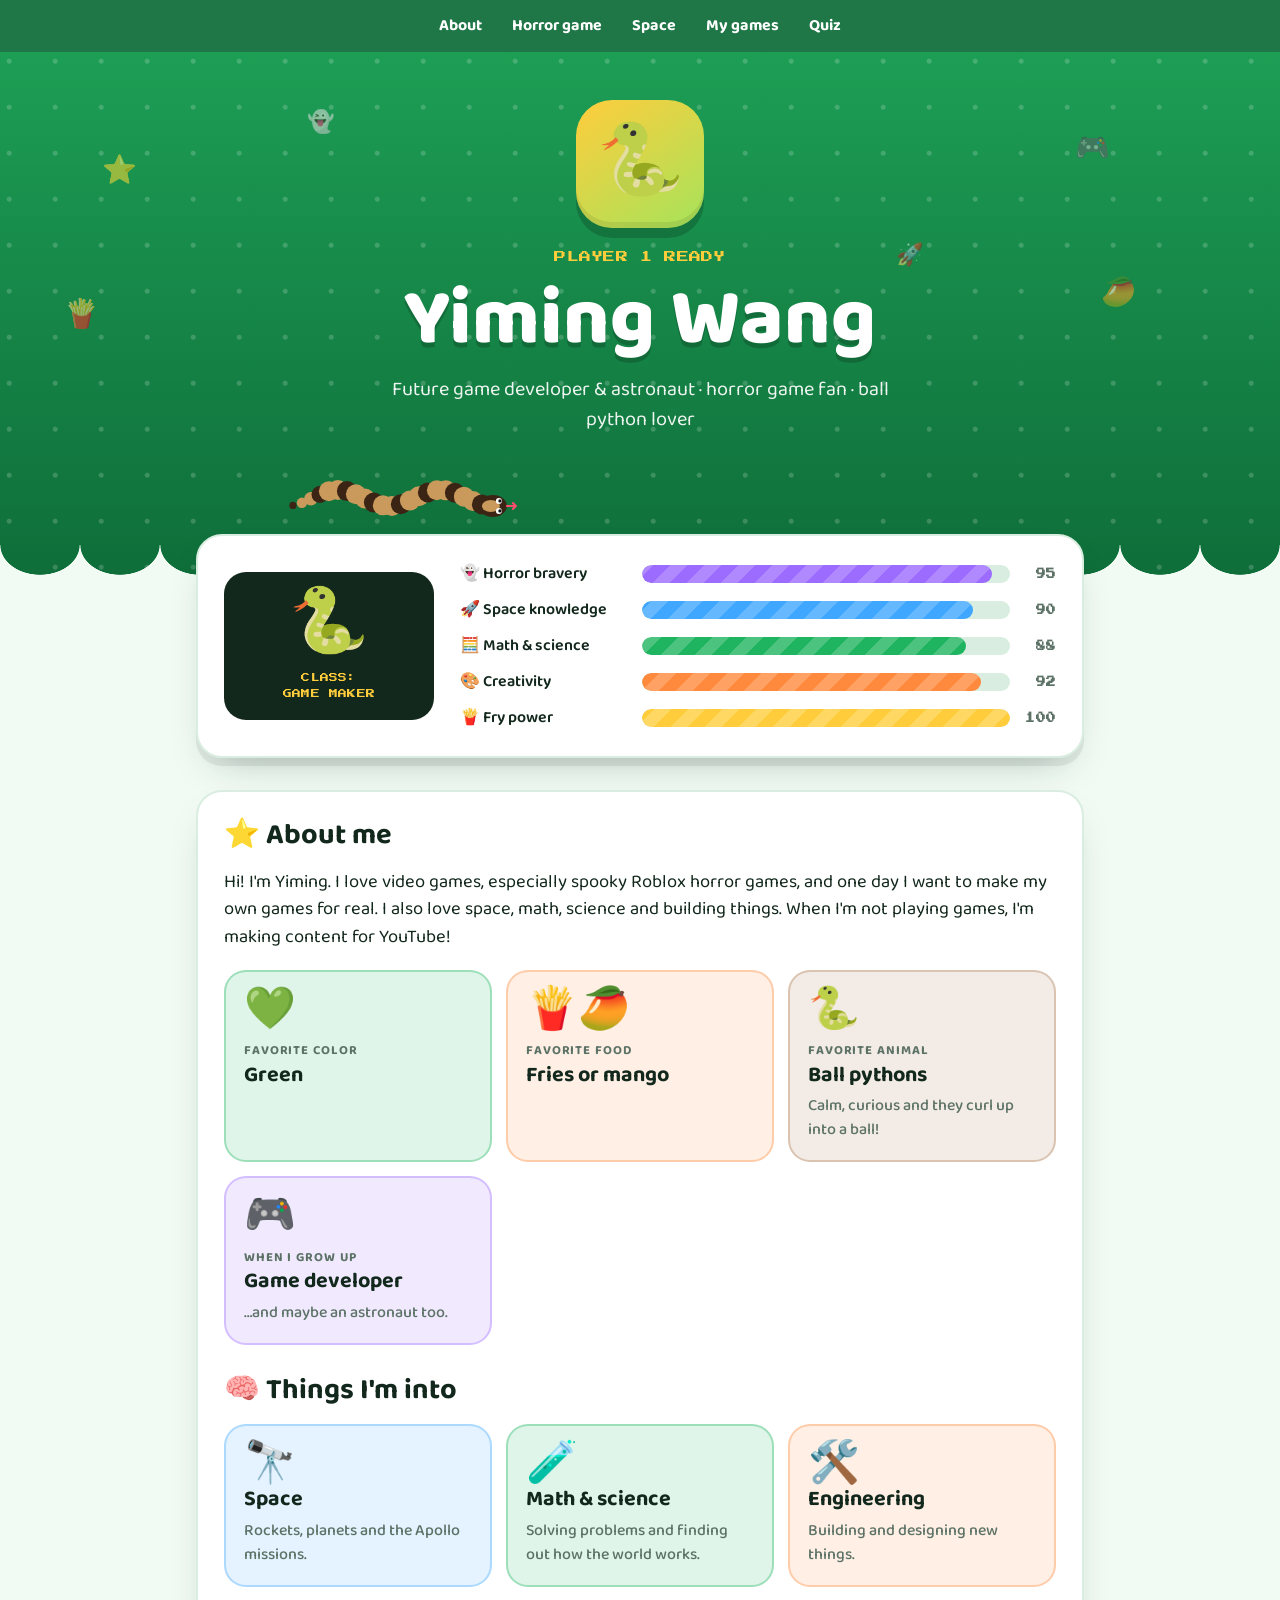
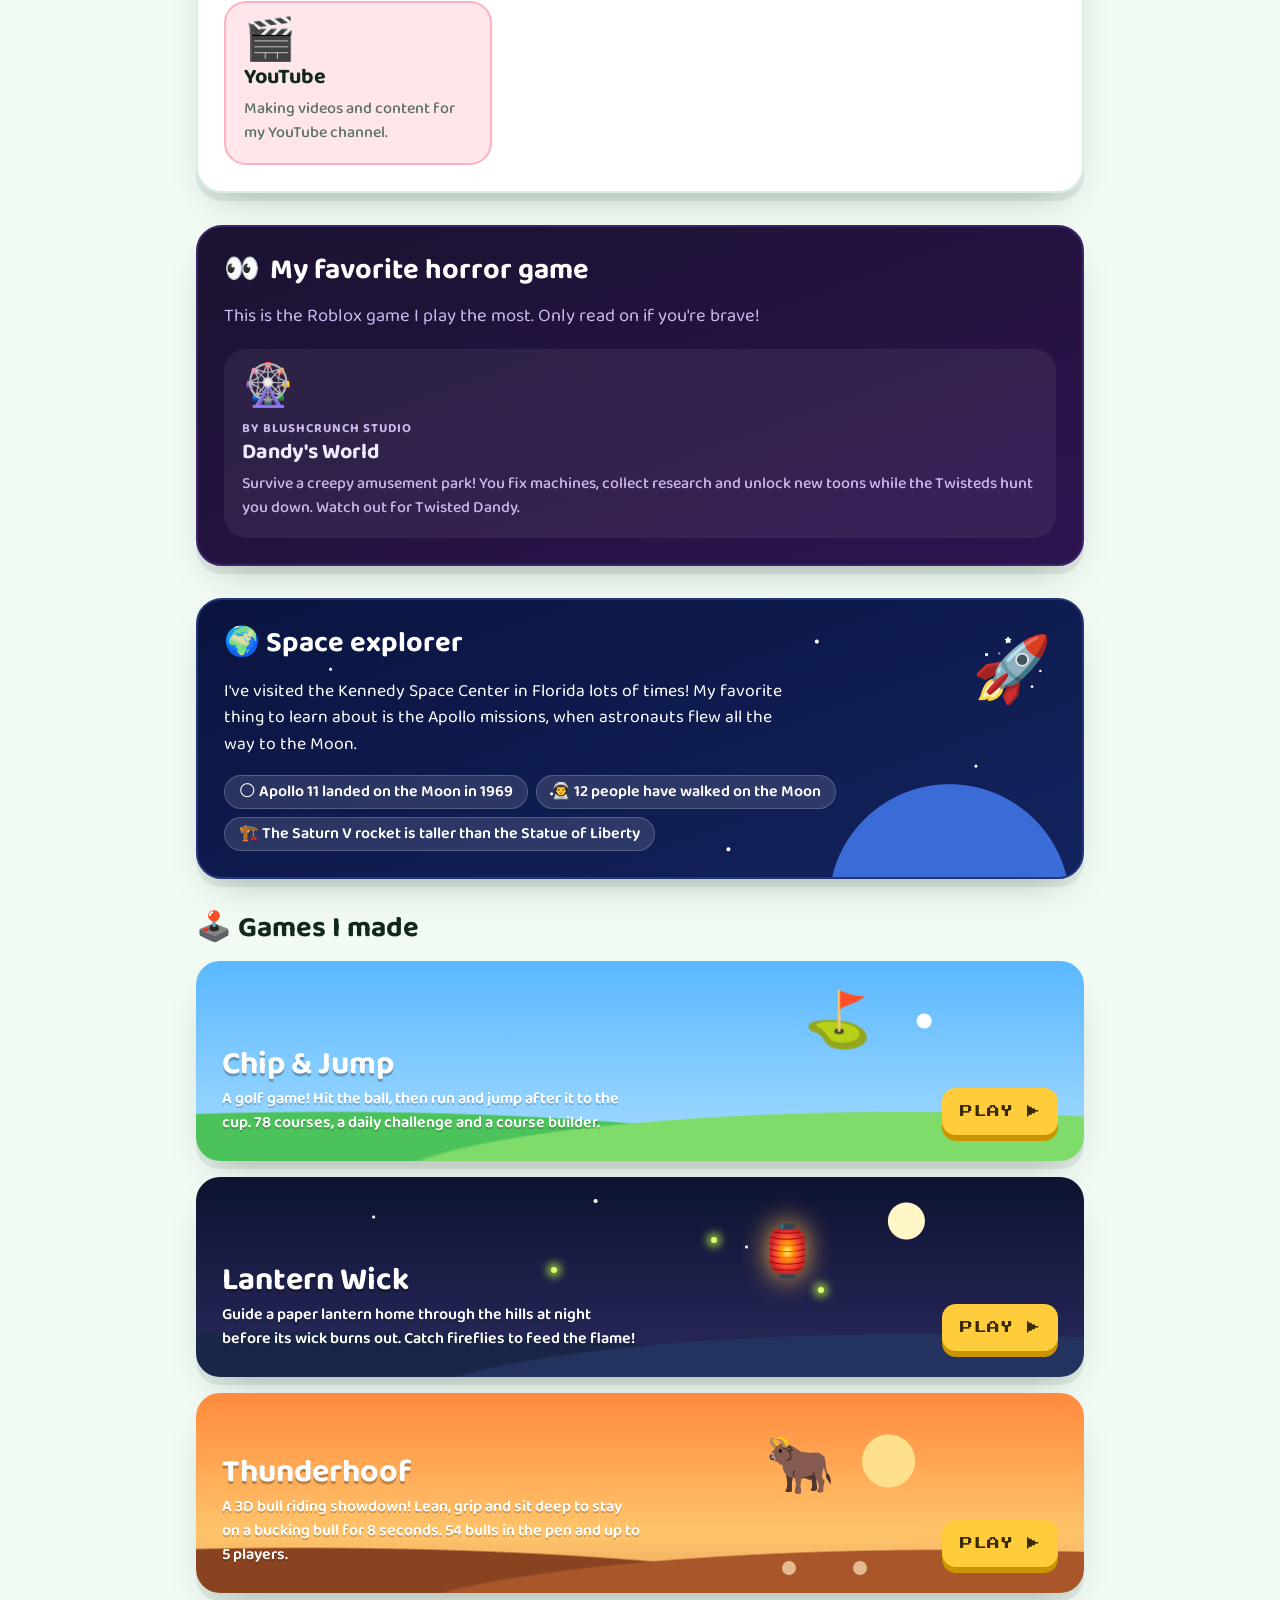
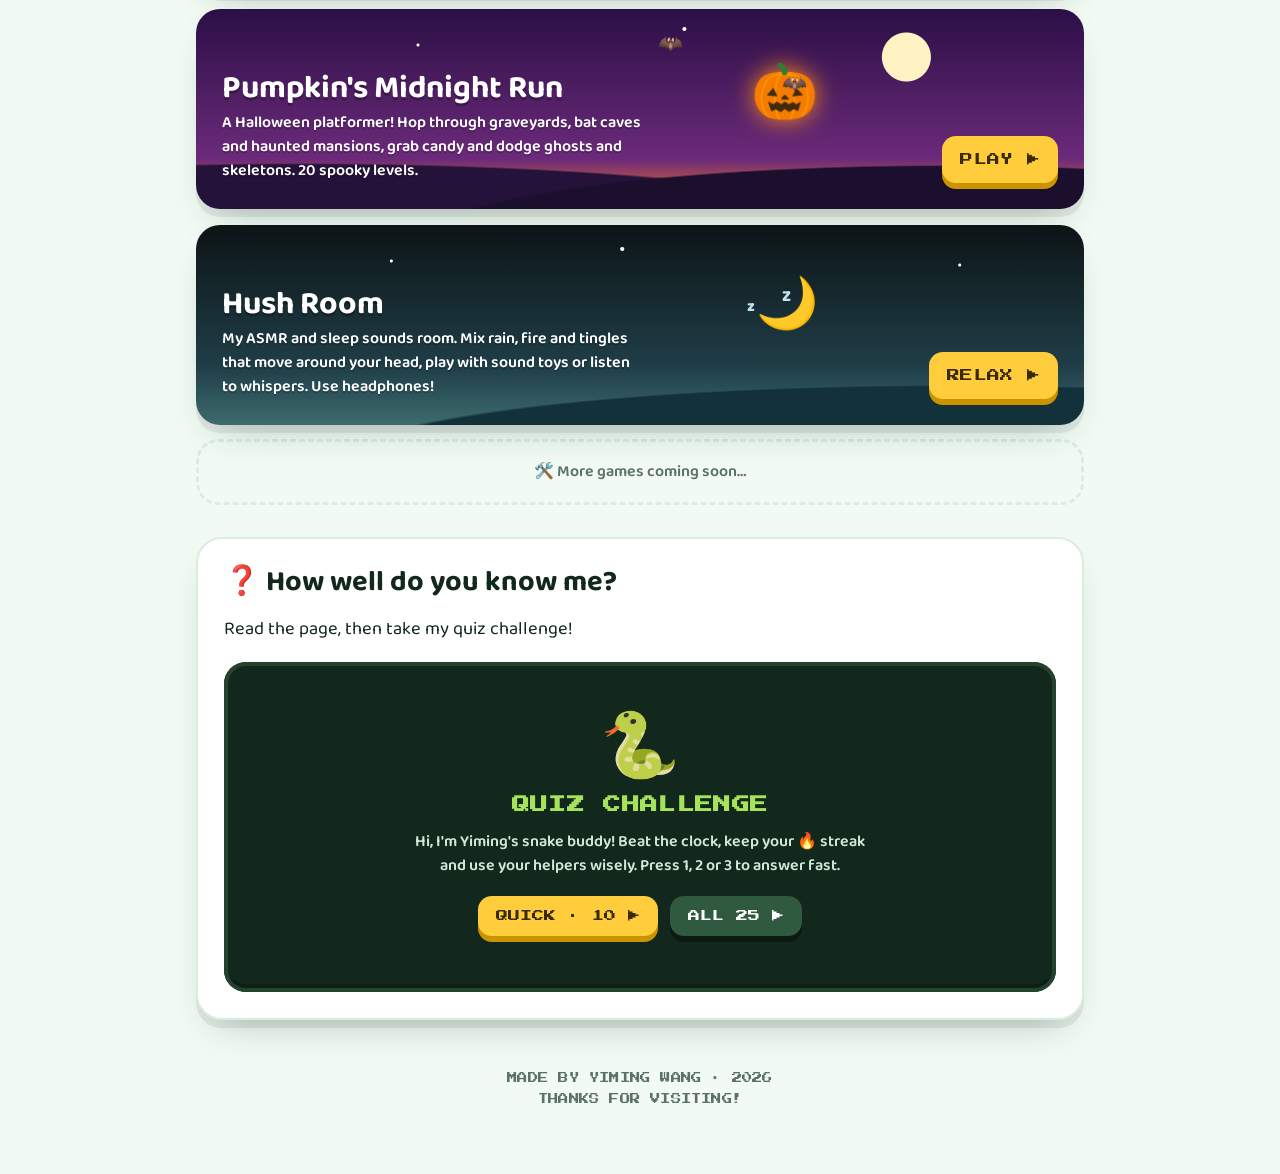
<file: index.html>
<!doctype html>
<html lang="en">
<head>
<meta charset="utf-8">
<meta name="viewport" content="width=device-width, initial-scale=1">
<title>Yiming Wang</title>
<link rel="preconnect" href="https://fonts.googleapis.com">
<link href="https://fonts.googleapis.com/css2?family=Baloo+2:wght@500;600;700;800&family=Press+Start+2P&display=swap" rel="stylesheet">
<style>
  :root {
    --bg: #f1fbf4;
    --card: #ffffff;
    --ink: #13281c;
    --muted: #5d7266;
    --line: #d9eee0;
    --green: #1fb45f;
    --green-dark: #11793e;
    --lime: #a6e35a;
    --yellow: #ffcd3c;
    --orange: #ff8a3d;
    --blue: #3fa7ff;
    --purple: #9c6bff;
    --red: #ff4d6d;
    --hero-top: #1d9e55;
    --hero-bottom: #0e6b38;
    --shadow: 0 8px 0 rgba(19, 40, 28, 0.08), 0 18px 40px -20px rgba(19, 40, 28, 0.35);
  }
  @media (prefers-color-scheme: dark) {
    :root {
      --bg: #0b1a12;
      --card: #13281c;
      --ink: #eafbef;
      --muted: #9dbba8;
      --line: #23432f;
      --hero-top: #136b3a;
      --hero-bottom: #0a3d21;
      --shadow: 0 8px 0 rgba(0, 0, 0, 0.3), 0 18px 40px -20px rgba(0, 0, 0, 0.7);
    }
  }
  * { box-sizing: border-box; }
  html { scroll-behavior: smooth; }
  body {
    margin: 0;
    font-family: "Baloo 2", system-ui, sans-serif;
    background: var(--bg);
    color: var(--ink);
    line-height: 1.5;
    overflow-x: hidden;
  }
  .pixel { font-family: "Press Start 2P", monospace; letter-spacing: 0.02em; }

  /* ---------- Nav ---------- */
  nav {
    position: sticky; top: 0; z-index: 5;
    background: color-mix(in srgb, var(--hero-bottom) 92%, transparent);
    backdrop-filter: blur(8px);
    display: flex; justify-content: center; flex-wrap: wrap; gap: 4px 6px;
    padding: 10px 16px;
  }
  nav a {
    color: #fff; text-decoration: none; font-weight: 700;
    padding: 4px 12px; border-radius: 999px;
  }
  nav a:hover { background: rgba(255,255,255,0.16); }

  /* ---------- Hero ---------- */
  .hero {
    position: relative;
    background:
      radial-gradient(circle at 20% 20%, rgba(255,255,255,0.18) 0 2px, transparent 3px) 0 0 / 46px 46px,
      linear-gradient(180deg, var(--hero-top), var(--hero-bottom));
    color: #fff;
    text-align: center;
    padding: 48px 16px 170px;
    overflow: hidden;
  }
  .hero::after {
    content: "";
    position: absolute; left: 0; right: 0; bottom: -1px; height: 60px;
    background: var(--bg);
    -webkit-mask: radial-gradient(40px 30px at 40px 0, transparent 98%, #000) 0 0 / 80px 60px repeat-x;
            mask: radial-gradient(40px 30px at 40px 0, transparent 98%, #000) 0 0 / 80px 60px repeat-x;
  }
  .float {
    position: absolute; font-size: 28px; opacity: 0.55;
    animation: drift 7s ease-in-out infinite;
  }
  @keyframes drift { 50% { transform: translateY(-14px) rotate(10deg); } }

  .avatar {
    width: 128px; height: 128px; margin: 0 auto 20px;
    border-radius: 36px;
    background: linear-gradient(145deg, var(--yellow), var(--lime));
    display: grid; place-items: center;
    font-size: 70px; cursor: pointer;
    box-shadow: 0 10px 0 rgba(0,0,0,0.18), inset 0 -6px 0 rgba(0,0,0,0.08);
    animation: bob 3s ease-in-out infinite;
    user-select: none;
  }
  @keyframes bob { 50% { transform: translateY(-10px) rotate(-4deg); } }

  .hello { font-size: 0.75rem; color: var(--yellow); margin: 0 0 14px; }
  h1 {
    font-size: clamp(2.8rem, 11vw, 5rem);
    font-weight: 800; margin: 0; line-height: 1;
    text-shadow: 0 5px 0 rgba(0,0,0,0.18);
  }
  .tagline { font-size: 1.25rem; margin: 14px auto 0; opacity: 0.92; max-width: 560px; }

  .snake-lane {
    position: absolute; left: 0; right: 0; bottom: 84px; height: 44px;
    pointer-events: none;
  }
  #snake { position: absolute; top: 0; left: 0; overflow: visible; }

  /* ---------- Layout ---------- */
  .wrap { max-width: 920px; margin: -70px auto 0; padding: 0 16px 64px; position: relative; }
  .card {
    background: var(--card); border-radius: 26px; padding: 26px;
    box-shadow: var(--shadow); border: 2px solid var(--line);
  }
  h2 { margin: 0 0 16px; font-size: 1.8rem; line-height: 1.2; display: flex; align-items: center; gap: 10px; }
  section { margin-top: 32px; scroll-margin-top: 70px; }
  .lead { margin-top: 0; font-size: 1.15rem; }

  /* ---------- Character card ---------- */
  .player { display: grid; grid-template-columns: 210px 1fr; gap: 26px; align-items: center; }
  .badge {
    background: var(--ink); color: var(--lime);
    border-radius: 22px; padding: 18px; text-align: center;
  }
  .badge .big { font-size: 64px; line-height: 1.1; }
  .badge small { display: block; font-size: 0.55rem; color: var(--yellow); margin-top: 10px; line-height: 1.8; }
  .stats { display: grid; gap: 12px; }
  .stat-row { display: grid; grid-template-columns: 170px 1fr 34px; align-items: center; gap: 12px; font-weight: 600; }
  .bar { height: 18px; border-radius: 999px; background: var(--line); overflow: hidden; }
  .bar i {
    display: block; height: 100%; width: 0; border-radius: 999px;
    background: repeating-linear-gradient(-45deg, var(--c) 0 12px, color-mix(in srgb, var(--c) 80%, #fff) 12px 24px);
    transition: width 1.4s cubic-bezier(.2,.8,.2,1);
  }
  .stat-row .num { font-size: 0.6rem; color: var(--muted); text-align: right; }

  /* ---------- Tiles ---------- */
  .grid { display: grid; grid-template-columns: repeat(auto-fit, minmax(200px, 1fr)); gap: 14px; }
  .tile {
    border-radius: 22px; padding: 18px;
    background: color-mix(in srgb, var(--c) 14%, var(--card));
    border: 2px solid color-mix(in srgb, var(--c) 35%, transparent);
    transition: transform .2s;
  }
  .tile:hover { transform: translateY(-4px) rotate(-1deg); }
  .tile .emoji { font-size: 2.6rem; line-height: 1; }
  .tile b { display: block; font-size: 0.8rem; color: var(--muted); font-weight: 700; margin-top: 10px; text-transform: uppercase; letter-spacing: .07em; }
  .tile h3 { margin: 2px 0 0; font-size: 1.35rem; line-height: 1.2; }
  .tile p { margin: 6px 0 0; color: var(--muted); font-weight: 500; }

  /* ---------- Horror games ---------- */
  .spooky {
    background: linear-gradient(160deg, #1b1230, #2c1450);
    color: #f3eaff; border: 2px solid #3d2468;
  }
  .spooky h2 { color: #fff; }
  .spooky .lead { color: #cbb8ee; }
  .spooky .tile {
    background: rgba(255,255,255,0.06);
    border-color: rgba(255,255,255,0.12);
  }
  .spooky .tile p, .spooky .tile b { color: #cbb8ee; }
  .spooky .tile:hover { transform: translateY(-4px) rotate(1deg); }
  .eyes { animation: blink 4s infinite; display: inline-block; }
  @keyframes blink { 0%, 92%, 100% { transform: scaleY(1); } 95% { transform: scaleY(0.1); } }

  /* ---------- Space ---------- */
  .space {
    position: relative; overflow: hidden; color: #fff;
    background:
      radial-gradient(circle at 15% 25%, #fff 0 1px, transparent 2px),
      radial-gradient(circle at 70% 15%, #fff 0 1.5px, transparent 2.5px),
      radial-gradient(circle at 40% 70%, #fff 0 1px, transparent 2px),
      radial-gradient(circle at 88% 60%, #fff 0 1px, transparent 2px),
      radial-gradient(circle at 60% 90%, #fff 0 1.5px, transparent 2.5px),
      radial-gradient(circle at 85% 110%, #3a6bd6 0 120px, transparent 121px),
      linear-gradient(160deg, #0b1440, #13235e);
    border: 2px solid #22357a;
  }
  .space h2 { color: #fff; }
  .space p { max-width: min(560px, calc(100% - 80px)); font-size: 1.1rem; }
  .rocket { position: absolute; right: 30px; top: 26px; font-size: 64px; animation: launch 4s ease-in-out infinite; }
  @keyframes launch { 50% { transform: translate(6px, -12px) rotate(-6deg); } }
  .facts { display: flex; flex-wrap: wrap; gap: 8px; margin-top: 14px; }
  .facts span {
    background: rgba(255,255,255,0.12); border: 1px solid rgba(255,255,255,0.2);
    border-radius: 999px; padding: 4px 14px; font-weight: 600;
  }

  /* ---------- Games I made ---------- */
  .game {
    display: grid; grid-template-columns: 1fr auto; align-items: end; gap: 16px;
    text-decoration: none; color: #fff;
    border-radius: 24px; padding: 26px; min-height: 200px;
    background:
      radial-gradient(circle at 82% 30%, #ffffff 0 7px, transparent 8px),
      radial-gradient(ellipse 60% 40% at 80% 115%, #7fdc6a 0 98%, transparent),
      radial-gradient(ellipse 70% 45% at 15% 120%, #4cc35a 0 98%, transparent),
      linear-gradient(180deg, #59b8ff, #a7dcff);
    position: relative; overflow: hidden;
    box-shadow: var(--shadow);
    transition: transform .2s;
  }
  .game:hover { transform: translateY(-4px); }
  .game .flag { position: absolute; right: 24%; top: 22px; font-size: 54px; animation: wave 2s ease-in-out infinite; transform-origin: bottom left; }
  @keyframes wave { 50% { transform: rotate(-8deg); } }
  .game h3 { margin: 0; font-size: 2rem; line-height: 1; text-shadow: 0 3px 0 rgba(0,0,0,0.25); }
  .game p { margin: 6px 0 0; font-weight: 600; text-shadow: 0 2px 0 rgba(0,0,0,0.2); max-width: 420px; }
  .play {
    font-size: 0.8rem; background: var(--yellow); color: #3a2a00;
    padding: 14px 18px; border-radius: 14px;
    box-shadow: 0 6px 0 #c99400;
    transition: transform .1s, box-shadow .1s;
    white-space: nowrap;
  }
  .game:hover .play { transform: translateY(2px); box-shadow: 0 4px 0 #c99400; }
  .game.night {
    background:
      radial-gradient(circle at 80% 22%, #fff6c8 0 18px, transparent 19px),
      radial-gradient(circle at 20% 20%, #fff 0 1px, transparent 2px),
      radial-gradient(circle at 45% 12%, #fff 0 1.5px, transparent 2.5px),
      radial-gradient(circle at 62% 35%, #fff 0 1px, transparent 2px),
      radial-gradient(ellipse 60% 40% at 82% 118%, #23325e 0 98%, transparent),
      radial-gradient(ellipse 75% 45% at 12% 122%, #1a2648 0 98%, transparent),
      linear-gradient(180deg, #0d1330, #2a2a5e);
    margin-top: 16px;
  }
  .game.night .flag { right: 30%; top: 40px; font-size: 50px; animation: glow 2.4s ease-in-out infinite; filter: drop-shadow(0 0 14px #ffb347); }
  @keyframes glow { 50% { transform: translateY(-6px); filter: drop-shadow(0 0 24px #ffcf6e); } }
  .game.rodeo {
    background:
      radial-gradient(circle at 78% 34%, #ffe08a 0 26px, transparent 27px),
      radial-gradient(ellipse 65% 40% at 85% 118%, #a8562a 0 98%, transparent),
      radial-gradient(ellipse 75% 45% at 12% 122%, #8a4320 0 98%, transparent),
      linear-gradient(180deg, #ff8a3d, #ffc46b 70%, #e8a560);
    margin-top: 16px;
  }
  .game.rodeo .flag { right: 28%; top: 34px; font-size: 56px; animation: buck 0.9s ease-in-out infinite; transform-origin: bottom center; }
  @keyframes buck { 25% { transform: rotate(-14deg) translateY(-8px); } 60% { transform: rotate(10deg); } }
  .dust { position: absolute; bottom: 18px; width: 14px; height: 14px; border-radius: 50%; background: rgba(255,230,190,.7); animation: puff 1.8s ease-out infinite; }
  @keyframes puff { from { transform: scale(.4); opacity: .9; } to { transform: translate(-30px,-14px) scale(2.2); opacity: 0; } }
  @media (prefers-reduced-motion: reduce) { .game.rodeo .flag, .dust { animation: none; } }
  .firefly { position: absolute; width: 6px; height: 6px; border-radius: 50%; background: #d9ff6e; box-shadow: 0 0 10px 3px #c8ff3a; animation: fly 5s ease-in-out infinite; }
  @keyframes fly { 25% { transform: translate(14px,-10px); opacity: .3; } 50% { transform: translate(-6px,-20px); } 75% { transform: translate(-16px,-6px); opacity: .5; } }
  .game.halloween {
    background:
      radial-gradient(circle at 80% 24%, #fff3c4 0 24px, transparent 25px),
      radial-gradient(circle at 25% 18%, #fff 0 1px, transparent 2px),
      radial-gradient(circle at 55% 10%, #fff 0 1.5px, transparent 2.5px),
      radial-gradient(ellipse 60% 40% at 84% 118%, #1c0f2e 0 98%, transparent),
      radial-gradient(ellipse 75% 45% at 12% 122%, #24123a 0 98%, transparent),
      linear-gradient(180deg, #2b0f45, #6b2a7a 75%, #ff7a1a);
    margin-top: 16px;
  }
  .game.halloween .flag { right: 30%; top: 46px; font-size: 54px; animation: hop 1.1s ease-in-out infinite; filter: drop-shadow(0 0 12px #ff8c1a); }
  @keyframes hop { 40% { transform: translateY(-14px) rotate(-6deg); } 60% { transform: translateY(-14px) rotate(6deg); } }
  .bat { position: absolute; font-size: 20px; animation: flap 3.2s ease-in-out infinite; }
  @keyframes flap { 50% { transform: translate(-18px,-10px) scale(.85); } }
  .game.calm {
    background:
      radial-gradient(circle at 22% 18%, #fff 0 1px, transparent 2px),
      radial-gradient(circle at 48% 12%, #fff 0 1.5px, transparent 2.5px),
      radial-gradient(circle at 86% 20%, #fff 0 1px, transparent 2px),
      radial-gradient(ellipse 70% 40% at 85% 120%, #12313a 0 98%, transparent),
      linear-gradient(180deg, #0d1416, #1f3d47 70%, #3d6b6e);
    margin-top: 16px;
  }
  .game.calm .flag { right: 30%; top: 44px; font-size: 50px; animation: breathe 4s ease-in-out infinite; }
  @keyframes breathe { 50% { transform: scale(1.12); opacity: .8; } }
  .zzz { position: absolute; color: #bfe3ea; font-weight: 800; animation: zdrift 4s ease-out infinite; }
  @keyframes zdrift { from { transform: translate(0,0); opacity: 0; } 30% { opacity: .9; } to { transform: translate(18px,-40px); opacity: 0; } }
  @media (prefers-reduced-motion: reduce) { .game.halloween .flag, .game.calm .flag, .bat, .zzz { animation: none; } }
  .soon {
    margin-top: 14px; border: 3px dashed var(--line); border-radius: 22px;
    padding: 18px; text-align: center; color: var(--muted); font-weight: 600;
  }

  /* ---------- Quiz ---------- */
  .arcade {
    background: var(--ink); color: #eafbef; border-radius: 22px; padding: 22px;
    box-shadow: inset 0 0 0 4px #23432f, inset 0 -8px 0 rgba(0,0,0,0.25);
    min-height: 330px; display: flex; flex-direction: column;
  }
  .arcade .hud { display: flex; justify-content: space-between; align-items: center; gap: 10px; font-size: 0.6rem; color: var(--lime); }
  .arcade .hud .streak { color: var(--yellow); }
  .progress { height: 12px; border-radius: 999px; background: #23432f; margin: 12px 0 18px; overflow: hidden; }
  .progress i { display: block; height: 100%; width: 0; background: repeating-linear-gradient(-45deg, var(--lime) 0 10px, #c4f084 10px 20px); transition: width .4s; }
  .arcade .question { font-size: 1.45rem; font-weight: 800; line-height: 1.25; margin: 0 0 16px; }
  .opts { display: grid; gap: 10px; }
  .opts button {
    font: inherit; font-weight: 700; font-size: 1.1rem; cursor: pointer; text-align: left;
    background: #1d3a29; color: #fff;
    border: 2px solid #2f5a40; border-radius: 16px; padding: 10px 16px;
    box-shadow: 0 5px 0 #0a1a10;
    display: flex; align-items: center; gap: 12px;
    transition: transform .1s, box-shadow .1s, background .15s;
  }
  .opts button kbd { font-family: "Press Start 2P", monospace; font-size: 0.6rem; background: var(--lime); color: var(--ink); border-radius: 8px; padding: 6px 7px; }
  .opts button:hover:not(:disabled) { transform: translateY(-2px); background: #24472f; }
  .opts button:active:not(:disabled) { transform: translateY(3px); box-shadow: 0 2px 0 #0a1a10; }
  .opts button.right { background: var(--green); border-color: #7be0a1; animation: pop .35s; }
  .opts button.wrong { background: var(--red); border-color: #ff9aac; animation: shake .35s; }
  .opts button:disabled { cursor: default; }
  .opts button:disabled:not(.right):not(.wrong) { opacity: .45; }
  @keyframes pop { 50% { transform: scale(1.04); } }
  @keyframes shake { 25% { transform: translateX(-6px); } 75% { transform: translateX(6px); } }
  .feedback { margin-top: 14px; display: flex; align-items: center; gap: 12px; flex-wrap: wrap; justify-content: space-between; }
  .feedback p { margin: 0; flex: 1 1 240px; color: #cfe9d8; font-weight: 600; }
  .feedback b { color: var(--yellow); }
  .arcade .big-btn {
    font-family: "Press Start 2P", monospace; font-size: 0.75rem; cursor: pointer;
    background: var(--yellow); color: #3a2a00; border: 0;
    padding: 14px 18px; border-radius: 14px; box-shadow: 0 6px 0 #c99400;
    transition: transform .1s, box-shadow .1s;
  }
  .arcade .big-btn:hover { transform: translateY(2px); box-shadow: 0 4px 0 #c99400; }
  .arcade .big-btn.alt { background: #2f5a40; color: #fff; box-shadow: 0 6px 0 #0a1a10; }
  .arcade .center { margin: auto 0; text-align: center; }
  .arcade .center h3 { font-size: 1.1rem; color: var(--lime); margin: 0 0 12px; line-height: 1.6; }
  .arcade .center p { margin: 0 auto 18px; max-width: 460px; color: #cfe9d8; font-weight: 600; }
  .arcade .rank { font-size: 64px; line-height: 1; margin-bottom: 8px; animation: bob 2.4s ease-in-out infinite; }
  .arcade .buttons { display: flex; gap: 12px; justify-content: center; flex-wrap: wrap; }
  .arcade .best { font-size: 0.55rem; color: var(--yellow); margin-top: 16px; line-height: 1.8; }
  .pts { position: absolute; font-family: "Press Start 2P", monospace; font-size: 0.8rem; color: var(--yellow); pointer-events: none; animation: rise .9s ease-out forwards; z-index: 3; }
  @keyframes rise { to { transform: translateY(-40px); opacity: 0; } }
  .mute { background: none; border: 0; cursor: pointer; font-size: 1.1rem; padding: 0; }
  .timer { height: 8px; border-radius: 999px; background: #23432f; margin: -8px 0 16px; overflow: hidden; }
  .timer i { display: block; height: 100%; width: 100%; background: var(--yellow); border-radius: 999px; }
  .timer.hurry i { background: var(--red); }
  .timer.frozen i { background: #8fd8ff; }
  .lifelines { display: flex; gap: 8px; margin-top: 14px; flex-wrap: wrap; }
  .lifelines button {
    font: inherit; font-weight: 700; font-size: .9rem; cursor: pointer;
    background: transparent; color: #cfe9d8; border: 2px dashed #2f5a40; border-radius: 12px; padding: 4px 12px;
  }
  .lifelines button:hover:not(:disabled) { border-color: var(--lime); color: #fff; }
  .lifelines button:disabled { opacity: .3; cursor: default; text-decoration: line-through; }
  .opts button.gone { visibility: hidden; }
  .buddy { display: flex; gap: 10px; align-items: flex-start; flex: 1 1 260px; }
  .buddy .face { font-size: 34px; line-height: 1; }
  .buddy .face.happy { animation: pop .4s; }
  .buddy .face.sad { animation: shake .4s; }
  .bubble { background: #fff; color: var(--ink); border-radius: 14px; padding: 8px 12px; font-weight: 600; position: relative; }
  .bubble::before { content: ""; position: absolute; left: -7px; top: 12px; border: 7px solid transparent; border-left: 0; border-right-color: #fff; }
  .bubble b { color: var(--green-dark); }
  .bubble b.no { color: #c4304c; }
  .review { text-align: left; margin: 0 auto 16px; max-width: 460px; background: #1d3a29; border-radius: 14px; padding: 10px 14px; }
  .review summary { cursor: pointer; font-weight: 700; color: var(--yellow); }
  .review li { margin-top: 6px; color: #cfe9d8; }
  .review li b { color: #fff; }
  .board { margin: 4px auto 16px; max-width: 320px; font-size: .6rem; line-height: 2.2; color: var(--lime); }
  .board div { display: flex; justify-content: space-between; gap: 10px; }
  .board .me { color: var(--yellow); }
  .initials { display: flex; gap: 8px; justify-content: center; margin-bottom: 16px; }
  .initials input {
    font-family: "Press Start 2P", monospace; font-size: .9rem; text-transform: uppercase; text-align: center;
    width: 120px; padding: 10px; border-radius: 12px; border: 2px solid var(--lime); background: #0a1a10; color: var(--yellow);
  }

  footer { text-align: center; color: var(--muted); margin-top: 48px; font-size: 0.65rem; line-height: 2; }

  .confetti {
    position: fixed; top: -20px; width: 10px; height: 14px; border-radius: 3px;
    pointer-events: none; z-index: 10; animation: fall linear forwards;
  }
  @keyframes fall { to { transform: translateY(110vh) rotate(720deg); } }

  @media (max-width: 640px) {
    .player { grid-template-columns: 1fr; }
    .stat-row { grid-template-columns: 1fr 1.2fr 30px; }
    .game { grid-template-columns: 1fr; }
    .game .flag { right: 12%; }
    .rocket { font-size: 44px; right: 16px; top: 16px; }
    .float:nth-of-type(3), .float:nth-of-type(4) { display: none; }
  }
  @media (prefers-reduced-motion: reduce) {
    *, *::before, *::after { animation: none !important; transition: none !important; }
    html { scroll-behavior: auto; }
  }
</style>
</head>
<body>

<nav>
  <a href="#about">About</a>
  <a href="#horror">Horror game</a>
  <a href="#space">Space</a>
  <a href="#games">My games</a>
  <a href="#quiz">Quiz</a>
</nav>

<header class="hero">
  <span class="float" style="left:8%;top:18%">⭐</span>
  <span class="float" style="left:84%;top:14%;animation-delay:-2s">🎮</span>
  <span class="float" style="left:5%;top:44%;animation-delay:-4s">🍟</span>
  <span class="float" style="left:86%;top:40%;animation-delay:-1s">🥭</span>
  <span class="float" style="left:70%;top:34%;animation-delay:-3s;font-size:22px">🚀</span>
  <span class="float" style="left:24%;top:10%;animation-delay:-5s;font-size:22px">👻</span>

  <div class="avatar" id="avatar" title="Tap me!">🐍</div>
  <p class="hello pixel">PLAYER 1 READY</p>
  <h1>Yiming Wang</h1>
  <p class="tagline">Future game developer &amp; astronaut · horror game fan · ball python lover</p>

  <div class="snake-lane"><svg id="snake" width="1" height="44"></svg></div>
</header>

<main class="wrap">

  <!-- Character card -->
  <div class="card player">
    <div class="badge">
      <div class="big">🐍</div>
      <small class="pixel">CLASS:<br>GAME MAKER</small>
    </div>
    <div class="stats">
      <div class="stat-row" style="--c: var(--purple)"><span>👻 Horror bravery</span><div class="bar"><i data-w="95"></i></div><span class="num pixel">95</span></div>
      <div class="stat-row" style="--c: var(--blue)"><span>🚀 Space knowledge</span><div class="bar"><i data-w="90"></i></div><span class="num pixel">90</span></div>
      <div class="stat-row" style="--c: var(--green)"><span>🧮 Math &amp; science</span><div class="bar"><i data-w="88"></i></div><span class="num pixel">88</span></div>
      <div class="stat-row" style="--c: var(--orange)"><span>🎨 Creativity</span><div class="bar"><i data-w="92"></i></div><span class="num pixel">92</span></div>
      <div class="stat-row" style="--c: var(--yellow)"><span>🍟 Fry power</span><div class="bar"><i data-w="100"></i></div><span class="num pixel">100</span></div>
    </div>
  </div>

  <!-- About -->
  <section id="about" class="card">
    <h2>⭐ About me</h2>
    <p class="lead">Hi! I'm Yiming. I love video games, especially spooky Roblox horror games, and one day I want to make my own games for real. I also love space, math, science and building things. When I'm not playing games, I'm making content for YouTube!</p>
    <div class="grid">
      <div class="tile" style="--c:#1fb45f"><div class="emoji">💚</div><b>Favorite color</b><h3>Green</h3></div>
      <div class="tile" style="--c:#ff8a3d"><div class="emoji">🍟🥭</div><b>Favorite food</b><h3>Fries or mango</h3></div>
      <div class="tile" style="--c:#a9774a"><div class="emoji">🐍</div><b>Favorite animal</b><h3>Ball pythons</h3><p>Calm, curious and they curl up into a ball!</p></div>
      <div class="tile" style="--c:#9c6bff"><div class="emoji">🎮</div><b>When I grow up</b><h3>Game developer</h3><p>…and maybe an astronaut too.</p></div>
    </div>

    <h2 style="margin-top:28px">🧠 Things I'm into</h2>
    <div class="grid">
      <div class="tile" style="--c:#3fa7ff"><div class="emoji">🔭</div><h3>Space</h3><p>Rockets, planets and the Apollo missions.</p></div>
      <div class="tile" style="--c:#1fb45f"><div class="emoji">🧪</div><h3>Math &amp; science</h3><p>Solving problems and finding out how the world works.</p></div>
      <div class="tile" style="--c:#ff8a3d"><div class="emoji">🛠️</div><h3>Engineering</h3><p>Building and designing new things.</p></div>
      <div class="tile" style="--c:#ff4d6d"><div class="emoji">🎬</div><h3>YouTube</h3><p>Making videos and content for my YouTube channel.</p></div>
    </div>
  </section>

  <!-- Horror games -->
  <section id="horror" class="card spooky">
    <h2><span class="eyes">👀</span> My favorite horror game</h2>
    <p class="lead">This is the Roblox game I play the most. Only read on if you're brave!</p>
    <div class="grid">
      <div class="tile">
        <div class="emoji">🎡</div>
        <b>By BlushCrunch Studio</b>
        <h3>Dandy's World</h3>
        <p>Survive a creepy amusement park! You fix machines, collect research and unlock new toons while the Twisteds hunt you down. Watch out for Twisted Dandy.</p>
      </div>
    </div>
  </section>

  <!-- Space -->
  <section id="space" class="card space">
    <span class="rocket">🚀</span>
    <h2>🌍 Space explorer</h2>
    <p>I've visited the Kennedy Space Center in Florida lots of times! My favorite thing to learn about is the Apollo missions, when astronauts flew all the way to the Moon.</p>
    <div class="facts">
      <span>🌕 Apollo 11 landed on the Moon in 1969</span>
      <span>👨‍🚀 12 people have walked on the Moon</span>
      <span>🏗️ The Saturn V rocket is taller than the Statue of Liberty</span>
    </div>
  </section>

  <!-- Games I made -->
  <section id="games">
    <h2>🕹️ Games I made</h2>
    <a class="game" href="chip-and-jump.html">
      <span class="flag">⛳</span>
      <div>
        <h3>Chip &amp; Jump</h3>
        <p>A golf game! Hit the ball, then run and jump after it to the cup. 78 courses, a daily challenge and a course builder.</p>
      </div>
      <span class="play pixel">PLAY ▶</span>
    </a>
    <a class="game night" href="lantern-wick.html">
      <span class="flag">🏮</span>
      <span class="firefly" style="left:58%;top:30%"></span>
      <span class="firefly" style="left:70%;top:55%;animation-delay:-2s"></span>
      <span class="firefly" style="left:40%;top:45%;animation-delay:-3.5s"></span>
      <div>
        <h3>Lantern Wick</h3>
        <p>Guide a paper lantern home through the hills at night before its wick burns out. Catch fireflies to feed the flame!</p>
      </div>
      <span class="play pixel">PLAY ▶</span>
    </a>
    <a class="game rodeo" href="thunderhoof.html">
      <span class="flag">🐂</span>
      <span class="dust" style="left:66%"></span>
      <span class="dust" style="left:74%;animation-delay:-.9s"></span>
      <div>
        <h3>Thunderhoof</h3>
        <p>A 3D bull riding showdown! Lean, grip and sit deep to stay on a bucking bull for 8 seconds. 54 bulls in the pen and up to 5 players.</p>
      </div>
      <span class="play pixel">PLAY ▶</span>
    </a>
    <a class="game halloween" href="pumpkins-midnight-run.html">
      <span class="flag">🎃</span>
      <span class="bat" style="left:52%;top:20px">🦇</span>
      <span class="bat" style="left:66%;top:60px;animation-delay:-1.4s">🦇</span>
      <div>
        <h3>Pumpkin's Midnight Run</h3>
        <p>A Halloween platformer! Hop through graveyards, bat caves and haunted mansions, grab candy and dodge ghosts and skeletons. 20 spooky levels.</p>
      </div>
      <span class="play pixel">PLAY ▶</span>
    </a>
    <a class="game calm" href="hush-room.html">
      <span class="flag">🌙</span>
      <span class="zzz" style="left:62%;top:70px">z</span>
      <span class="zzz" style="left:66%;top:60px;animation-delay:-2s">Z</span>
      <div>
        <h3>Hush Room</h3>
        <p>My ASMR and sleep sounds room. Mix rain, fire and tingles that move around your head, play with sound toys or listen to whispers. Use headphones!</p>
      </div>
      <span class="play pixel">RELAX ▶</span>
    </a>
    <div class="soon">🛠️ More games coming soon…</div>
  </section>

  <!-- Quiz -->
  <section id="quiz" class="card">
    <h2>❓ How well do you know me?</h2>
    <p class="lead">Read the page, then take my quiz challenge!</p>
    <div class="arcade" id="quiz-box" aria-live="polite"></div>
  </section>

  <footer class="pixel">MADE BY YIMING WANG · <span id="year"></span><br>THANKS FOR VISITING!</footer>
</main>

<script>
  document.getElementById("year").textContent = new Date().getFullYear();

  // Stat bars fill in
  setTimeout(() => {
    document.querySelectorAll(".bar i").forEach(b => b.style.width = b.dataset.w + "%");
  }, 250);

  // Confetti
  function confetti() {
    const colors = ["#1fb45f", "#a6e35a", "#ffcd3c", "#ff8a3d", "#3fa7ff", "#9c6bff"];
    for (let i = 0; i < 90; i++) {
      const c = document.createElement("div");
      c.className = "confetti";
      c.style.left = Math.random() * 100 + "vw";
      c.style.background = colors[i % colors.length];
      c.style.animationDuration = 2 + Math.random() * 2 + "s";
      c.style.animationDelay = Math.random() * 0.6 + "s";
      document.body.appendChild(c);
      setTimeout(() => c.remove(), 5000);
    }
  }
  document.getElementById("avatar").addEventListener("click", confetti);

  // Quiz
  const QUIZ = [
    { q: "What is my favorite color?", a: ["Green", "Red", "Blue"], fact: "That's why this whole page is green!" },
    { q: "What is my favorite animal?", a: ["Ball python", "Dog", "Shark"], fact: "Ball pythons are calm and curious." },
    { q: "Which food do I love?", a: ["Fries or mango", "Broccoli", "Pizza"], fact: "Fries are so good my Fry power is 100!" },
    { q: "Which space place have I visited lots of times?", a: ["Kennedy Space Center", "The Moon", "Mars"], fact: "It's in Florida, and I've been there lots of times." },
    { q: "What do I want to be when I grow up?", a: ["Game developer", "Chef", "Firefighter"], fact: "…and maybe an astronaut too!" },
    { q: "What is the name of the golf game I made?", a: ["Chip & Jump", "Golf Hero", "Hole in One"], fact: "It has a daily challenge and a course builder." },
    { q: "Which space missions do I love learning about?", a: ["Apollo", "Star Wars", "Pokémon"], fact: "Apollo astronauts flew all the way to the Moon." },
    { q: "Where do I post the content I make?", a: ["YouTube", "TikTok", "The newspaper"], fact: "I make videos for my YouTube channel." },
    { q: "What does a ball python do when it's scared?", a: ["Curls into a ball", "Barks", "Flies away"], fact: "That's how it got the name ball python!" },
    { q: "How many courses does Chip & Jump have?", a: ["78", "16", "100"], fact: "78 courses to chip and jump through." },
    { q: "In Lantern Wick, what feeds the lantern's flame?", a: ["Fireflies", "Water", "Snowballs"], fact: "Catch them before the wick burns out!" },
    { q: "In Lantern Wick, what are you guiding home?", a: ["A paper lantern", "A lost dog", "A rocket"], fact: "You guide it through the hills at night." },
    { q: "What is my favorite Roblox horror game?", a: ["Dandy's World", "Doors", "Piggy"], fact: "It's the Roblox game I play the most." },
    { q: "Which studio made Dandy's World?", a: ["BlushCrunch Studio", "Pixar", "Nintendo"], fact: "BlushCrunch Studio made it." },
    { q: "In Dandy's World, who should you watch out for?", a: ["Twisted Dandy", "Happy Clown", "Friendly Fred"], fact: "The Twisteds hunt you down. Run!" },
    { q: "In Dandy's World, what do you fix?", a: ["Machines", "Cars", "Sandwiches"], fact: "Fix machines and collect research to unlock new toons." },
    { q: "What year did Apollo 11 land on the Moon?", a: ["1969", "1959", "1999"], fact: "July 1969: one small step!" },
    { q: "How many people have walked on the Moon?", a: ["12", "3", "50"], fact: "Only 12 people ever!" },
    { q: "The Saturn V rocket is taller than…", a: ["The Statue of Liberty", "A giraffe", "Mount Everest"], fact: "It's taller than the Statue of Liberty!" },
    { q: "In Thunderhoof, how long do you have to stay on the bull?", a: ["8 seconds", "1 minute", "3 seconds"], fact: "Lean, grip and sit deep to last 8 seconds." },
    { q: "How many bulls are in the Thunderhoof pen?", a: ["54", "5", "200"], fact: "54 bulls, and up to 5 players can ride." },
    { q: "Who is the hero of my Halloween game?", a: ["A pumpkin", "A vampire", "A cat"], fact: "Pumpkin's Midnight Run, of course!" },
    { q: "How many levels does Pumpkin's Midnight Run have?", a: ["20", "5", "99"], fact: "From the Pumpkin Patch to the Witching Hour." },
    { q: "What should you wear for Hush Room?", a: ["Headphones", "Sunglasses", "A helmet"], fact: "Some sounds move around your head!" },
    { q: "Which of my stats is a perfect 100?", a: ["Fry power", "Horror bravery", "Space knowledge"], fact: "Fries forever! 🍟" },
  ]; // the first answer is the right one; answers get shuffled when shown

  const RANKS = [
    [1,    "🐍", "BEST FRIEND FOREVER!", "You know everything about me. Are you secretly me?"],
    [0.8,  "🏆", "SUPER FAN!",            "Wow, you really know me!"],
    [0.6,  "🎮", "GOOD PLAYER",           "Nice job! Read the page again to level up."],
    [0.35, "🚀", "SPACE CADET",           "Not bad! You're getting there."],
    [0,    "👻", "WHO ARE YOU?!",         "Scroll up, read about me, then try again!"],
  ];
  const shuffle = arr => { const a = [...arr]; for (let i = a.length - 1; i > 0; i--) { const j = Math.floor(Math.random() * (i + 1)); [a[i], a[j]] = [a[j], a[i]]; } return a; };
  const quiz = document.getElementById("quiz-box");
  let round, idx, correct, streak, bestStreak, points, locked;

  // Little arcade beeps
  let muted = false, actx;
  try { muted = localStorage.getItem("quizMuted") === "1"; } catch (e) {}
  function beep(notes) {
    if (muted) return;
    try {
      actx = actx || new (window.AudioContext || window.webkitAudioContext)();
      notes.forEach(([f, t, d]) => {
        const o = actx.createOscillator(), g = actx.createGain();
        o.type = "square"; o.frequency.value = f;
        g.gain.setValueAtTime(0.06, actx.currentTime + t);
        g.gain.exponentialRampToValueAtTime(0.001, actx.currentTime + t + d);
        o.connect(g).connect(actx.destination);
        o.start(actx.currentTime + t); o.stop(actx.currentTime + t + d);
      });
    } catch (e) {}
  }
  const sndRight = () => beep([[660, 0, .1], [990, .09, .16]]);
  const sndWrong = () => beep([[220, 0, .18], [160, .15, .25]]);
  const sndWin   = () => beep([[523, 0, .12], [659, .12, .12], [784, .24, .12], [1047, .36, .3]]);

  const TIME = 15; // seconds per question
  const CHEERS = ["Sss-super!", "You got it!", "Correct-o!", "Fang-tastic!", "Nailed it!"];
  const STREAKS = ["You're on fire!", "Unstoppable!", "Sss-sizzling streak!"];
  const OOPS = ["Oopsie!", "Not quite!", "Hiss… nope!", "So close!"];
  const pick = arr => arr[Math.floor(Math.random() * arr.length)];

  function getBoard() { try { return JSON.parse(localStorage.getItem("quizBoard")) || []; } catch (e) { return []; } }
  function setBoard(b) { try { localStorage.setItem("quizBoard", JSON.stringify(b)); } catch (e) {} }
  const boardHTML = (board, mine) => board.length ? `<div class="board pixel">${board.map((r, i) =>
    `<div class="${i === mine ? "me" : ""}"><span>${i + 1}. ${r.name}</span><span>${r.points} PTS</span></div>`).join("")}</div>` : "";

  function startScreen() {
    stopTimer();
    const board = getBoard();
    quiz.innerHTML = `
      <div class="center">
        <div class="rank">🐍</div>
        <h3 class="pixel">QUIZ CHALLENGE</h3>
        <p>Hi, I'm Yiming's snake buddy! Beat the clock, keep your 🔥 streak and use your helpers wisely. Press 1, 2 or 3 to answer fast.</p>
        <div class="buttons">
          <button class="big-btn" data-n="10">QUICK · 10 ▶</button>
          <button class="big-btn alt" data-n="${QUIZ.length}">ALL ${QUIZ.length} ▶</button>
        </div>
        ${board.length ? `<div class="best pixel">TOP PLAYERS</div>${boardHTML(board, -1)}` : ""}
      </div>`;
    quiz.querySelectorAll("[data-n]").forEach(b => b.onclick = () => start(+b.dataset.n));
  }

  let helpers, missed, timeLeft, frozen, raf;
  function start(n) {
    round = shuffle(QUIZ).slice(0, n);
    idx = 0; correct = 0; streak = 0; bestStreak = 0; points = 0;
    helpers = { half: true, freeze: true };
    missed = [];
    showQuestion();
  }

  function hud() {
    return `
      <span>Q ${idx + 1}/${round.length}</span>
      <span class="streak">${streak >= 2 ? "🔥 x" + streak : ""}</span>
      <span>${points} PTS <button class="mute" title="Sound on/off">${muted ? "🔇" : "🔊"}</button></span>`;
  }
  function wireMute() {
    quiz.querySelector(".mute").onclick = () => {
      muted = !muted;
      try { localStorage.setItem("quizMuted", muted ? "1" : "0"); } catch (e) {}
      quiz.querySelector(".mute").textContent = muted ? "🔇" : "🔊";
    };
  }

  function showQuestion() {
    const item = round[idx];
    locked = false;
    item.order = shuffle(item.a);
    quiz.innerHTML = `
      <div class="hud pixel">${hud()}</div>
      <div class="progress"><i style="width:${idx / round.length * 100}%"></i></div>
      <div class="timer"><i></i></div>
      <p class="question">${item.q}</p>
      <div class="opts">${item.order.map((t, i) => `<button data-i="${i}"><kbd>${i + 1}</kbd>${t}</button>`).join("")}</div>
      <div class="lifelines">
        <button data-h="half" ${helpers.half ? "" : "disabled"}>✂️ 50/50</button>
        <button data-h="freeze" ${helpers.freeze ? "" : "disabled"}>❄️ Freeze time</button>
      </div>
      <div class="feedback"></div>`;
    quiz.querySelectorAll(".opts button").forEach(b => b.onclick = () => answer(+b.dataset.i));
    quiz.querySelector('[data-h="half"]').onclick = useHalf;
    quiz.querySelector('[data-h="freeze"]').onclick = useFreeze;
    wireMute();
    startTimer();
  }

  function useHalf(e) {
    if (locked || !helpers.half) return;
    helpers.half = false; e.currentTarget.disabled = true;
    const item = round[idx];
    const wrong = item.order.map((t, i) => i).filter(i => item.order[i] !== item.a[0]);
    quiz.querySelectorAll(".opts button")[pick(wrong)].classList.add("gone");
    beep([[880, 0, .06], [440, .06, .08]]);
  }
  function useFreeze(e) {
    if (locked || !helpers.freeze) return;
    helpers.freeze = false; e.currentTarget.disabled = true;
    frozen = true;
    quiz.querySelector(".timer").classList.add("frozen");
    beep([[1200, 0, .08], [1500, .08, .12]]);
  }

  // Timer runs on animation frames so it pauses when the tab is hidden
  function startTimer() {
    stopTimer();
    timeLeft = TIME; frozen = false;
    let last = performance.now();
    const bar = quiz.querySelector(".timer i"), wrap = quiz.querySelector(".timer");
    const step = now => {
      const dt = Math.min((now - last) / 1000, 0.1); last = now;
      if (!frozen) timeLeft -= dt;
      bar.style.width = Math.max(0, timeLeft / TIME * 100) + "%";
      wrap.classList.toggle("hurry", !frozen && timeLeft < 5);
      if (timeLeft <= 0) { answer(-1); return; }
      raf = requestAnimationFrame(step);
    };
    raf = requestAnimationFrame(step);
  }
  function stopTimer() { cancelAnimationFrame(raf); }

  function answer(i) {
    if (locked) return;
    locked = true;
    stopTimer();
    const item = round[idx];
    const buttons = quiz.querySelectorAll(".opts button");
    const rightIdx = item.order.indexOf(item.a[0]);
    buttons.forEach(b => b.disabled = true);
    quiz.querySelectorAll(".lifelines button").forEach(b => b.disabled = true);
    buttons[rightIdx].classList.add("right");
    const ok = i === rightIdx;
    let say;
    if (ok) {
      correct++; streak++; bestStreak = Math.max(bestStreak, streak);
      const gained = 100 + Math.round(Math.max(0, timeLeft) / TIME * 75) + (streak - 1) * 20;
      points += gained;
      sndRight();
      const r = buttons[i].getBoundingClientRect(), q = quiz.getBoundingClientRect();
      const tag = document.createElement("span");
      tag.className = "pts"; tag.textContent = "+" + gained;
      tag.style.left = (r.right - q.left - 70) + "px"; tag.style.top = (r.top - q.top) + "px";
      quiz.style.position = "relative"; quiz.appendChild(tag);
      say = `<b>${streak >= 3 ? pick(STREAKS) : pick(CHEERS)}</b> `;
    } else {
      streak = 0;
      missed.push(item);
      if (i >= 0) buttons[i].classList.add("wrong");
      sndWrong();
      say = `<b class="no">${i < 0 ? "Time's up!" : pick(OOPS)}</b> It's ${item.a[0]}. `;
    }
    quiz.querySelector(".hud").innerHTML = hud();
    wireMute();
    quiz.querySelector(".progress i").style.width = (idx + 1) / round.length * 100 + "%";
    const last = idx === round.length - 1;
    quiz.querySelector(".feedback").innerHTML = `
      <div class="buddy"><span class="face ${ok ? "happy" : "sad"}">🐍</span><div class="bubble">${say}${item.fact}</div></div>
      <button class="big-btn">${last ? "RESULTS ▶" : "NEXT ▶"}</button>`;
    const next = quiz.querySelector(".feedback .big-btn");
    next.onclick = () => { idx++; last ? results() : showQuestion(); };
    next.focus({ preventScroll: true });
  }

  function results() {
    const pct = correct / round.length;
    const [, emoji, title, line] = RANKS.find(r => pct >= r[0]);
    const board = getBoard();
    const makesBoard = points > 0 && (board.length < 5 || points > board[board.length - 1].points);
    quiz.innerHTML = `
      <div class="center">
        <div class="rank">${emoji}</div>
        <h3 class="pixel">${title}</h3>
        <p>${line}</p>
        <p class="pixel" style="font-size:.7rem;line-height:2;color:var(--lime)">
          SCORE ${correct}/${round.length} · ${points} PTS<br>BEST STREAK 🔥 ${bestStreak}
        </p>
        ${makesBoard ? `
          <div class="best pixel" style="margin:0 0 10px">🏅 TOP 5! ENTER YOUR NAME</div>
          <form class="initials"><input maxlength="6" placeholder="ABC" aria-label="Your name" required><button class="big-btn">SAVE</button></form>` : ""}
        <div id="board-slot">${boardHTML(board, -1)}</div>
        ${missed.length ? `<details class="review"><summary>See the ${missed.length} you missed</summary><ul>${missed.map(m => `<li>${m.q} <b>${m.a[0]}</b></li>`).join("")}</ul></details>` : ""}
        <div class="buttons">
          <button class="big-btn" id="quiz-again">PLAY AGAIN ▶</button>
          <button class="big-btn alt" id="quiz-share">SHARE</button>
          <button class="big-btn alt" id="quiz-menu">MENU</button>
        </div>
      </div>`;
    quiz.querySelector("#quiz-again").onclick = () => start(round.length);
    quiz.querySelector("#quiz-menu").onclick = startScreen;
    quiz.querySelector("#quiz-share").onclick = async e => {
      const text = `I got ${correct}/${round.length} (${points} pts) on Yiming's quiz! ${title} Can you beat me? ${location.origin.startsWith("http") ? location.origin : "https://yimingwang.link"}`;
      try {
        if (navigator.share) await navigator.share({ text });
        else { await navigator.clipboard.writeText(text); e.target.textContent = "COPIED!"; }
      } catch (err) {}
    };
    const form = quiz.querySelector(".initials");
    if (form) {
      form.querySelector("input").focus({ preventScroll: true });
      form.onsubmit = ev => {
        ev.preventDefault();
        const name = form.querySelector("input").value.trim().toUpperCase().slice(0, 6) || "???";
        const b = getBoard();
        b.push({ name, points });
        b.sort((x, y) => y.points - x.points);
        const top = b.slice(0, 5);
        setBoard(top);
        form.previousElementSibling.remove(); form.remove();
        quiz.querySelector("#board-slot").innerHTML = boardHTML(top, top.findIndex(r => r.name === name && r.points === points));
        sndWin();
      };
    }
    if (pct >= 0.8 || makesBoard) { sndWin(); confetti(); }
  }

  document.addEventListener("keydown", e => {
    if (!quiz.querySelector(".opts") || e.target.closest("input, textarea")) return;
    const r = quiz.getBoundingClientRect();
    if (r.bottom < 0 || r.top > innerHeight) return; // only when the quiz is on screen
    const n = parseInt(e.key, 10);
    const btn = quiz.querySelectorAll(".opts button")[n - 1];
    if (btn && !btn.classList.contains("gone") && !locked) { answer(n - 1); e.preventDefault(); }
  });
  startScreen();

  // Ball python slithering across the hero
  const svg = document.getElementById("snake");
  const NS = "http://www.w3.org/2000/svg";
  const SEGS = 22, GAP = 9;
  const parts = [];
  for (let i = SEGS - 1; i >= 0; i--) {
    const c = document.createElementNS(NS, "circle");
    const taper = i > SEGS - 6 ? (SEGS - i) * 1.6 + 2 : 10;
    c.setAttribute("r", taper);
    c.setAttribute("fill", i % 3 === 0 ? "#3b2414" : "#c99a5b");
    svg.appendChild(c);
    parts[i] = c;
  }
  const head = document.createElementNS(NS, "g");
  head.innerHTML = `
    <ellipse rx="14" ry="11" fill="#3b2414"/>
    <ellipse rx="9" ry="6" cx="-2" fill="#c99a5b"/>
    <circle cx="6" cy="-5" r="3" fill="#fff"/><circle cx="7" cy="-5" r="1.6" fill="#111"/>
    <circle cx="6" cy="5" r="3" fill="#fff"/><circle cx="7" cy="5" r="1.6" fill="#111"/>
    <path d="M14 0 l9 0 m-3 -3 l3 3 l-3 3" stroke="#ff4d6d" stroke-width="2" fill="none" stroke-linecap="round" class="tongue"/>`;
  svg.appendChild(head);

  const still = matchMedia("(prefers-reduced-motion: reduce)").matches;
  let x = innerWidth * 0.3;
  function tick(t) {
    const w = innerWidth;
    if (!still) x += 1.1;
    if (x > w + 60) x = -260;
    svg.setAttribute("width", w);
    for (let i = 0; i < SEGS; i++) {
      parts[i].setAttribute("cx", x - i * GAP);
      parts[i].setAttribute("cy", 22 + Math.sin(t / 260 - i * 0.55) * 8);
    }
    const hy = 22 + Math.sin(t / 260 + 0.55) * 8;
    head.setAttribute("transform", `translate(${x + GAP + 2} ${hy})`);
    head.querySelector(".tongue").style.opacity = Math.sin(t / 90) > 0.3 ? 1 : 0;
    requestAnimationFrame(tick);
  }
  requestAnimationFrame(tick);
</script>
</body>
</html>
</file>
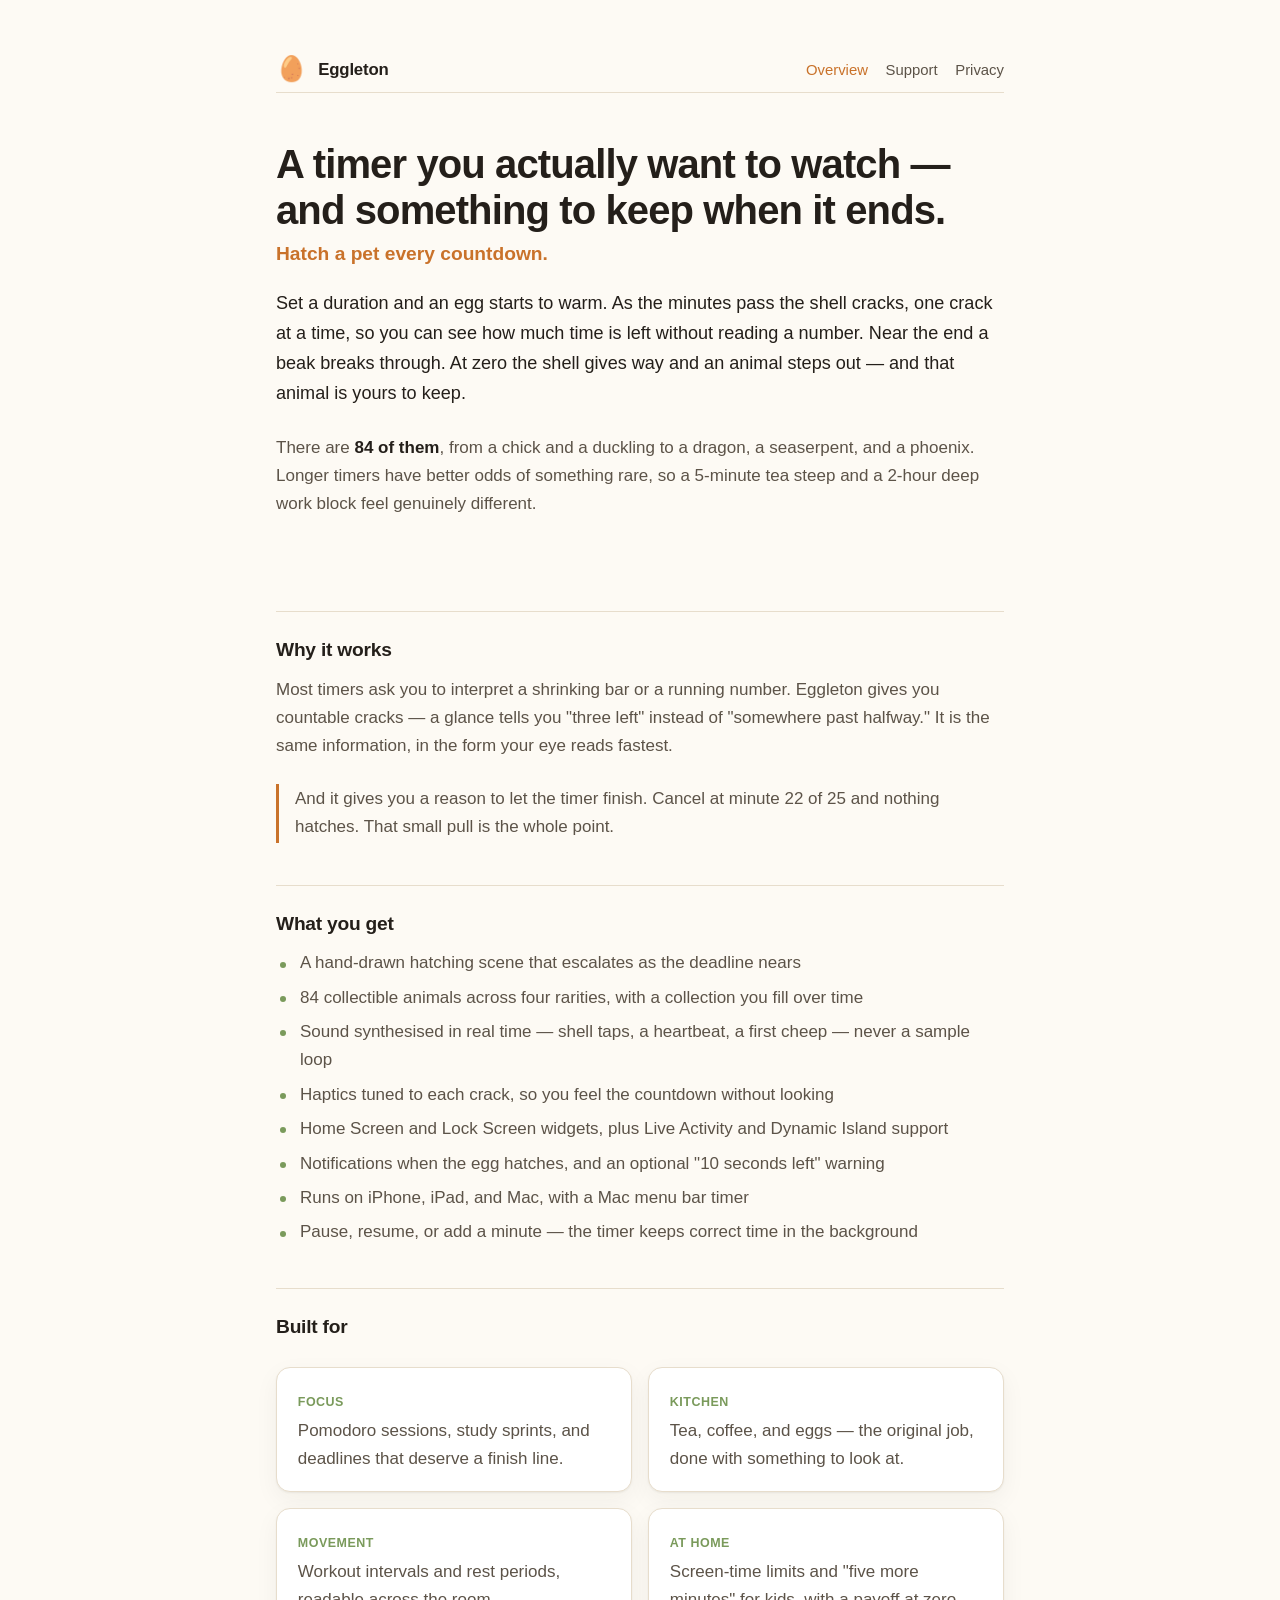
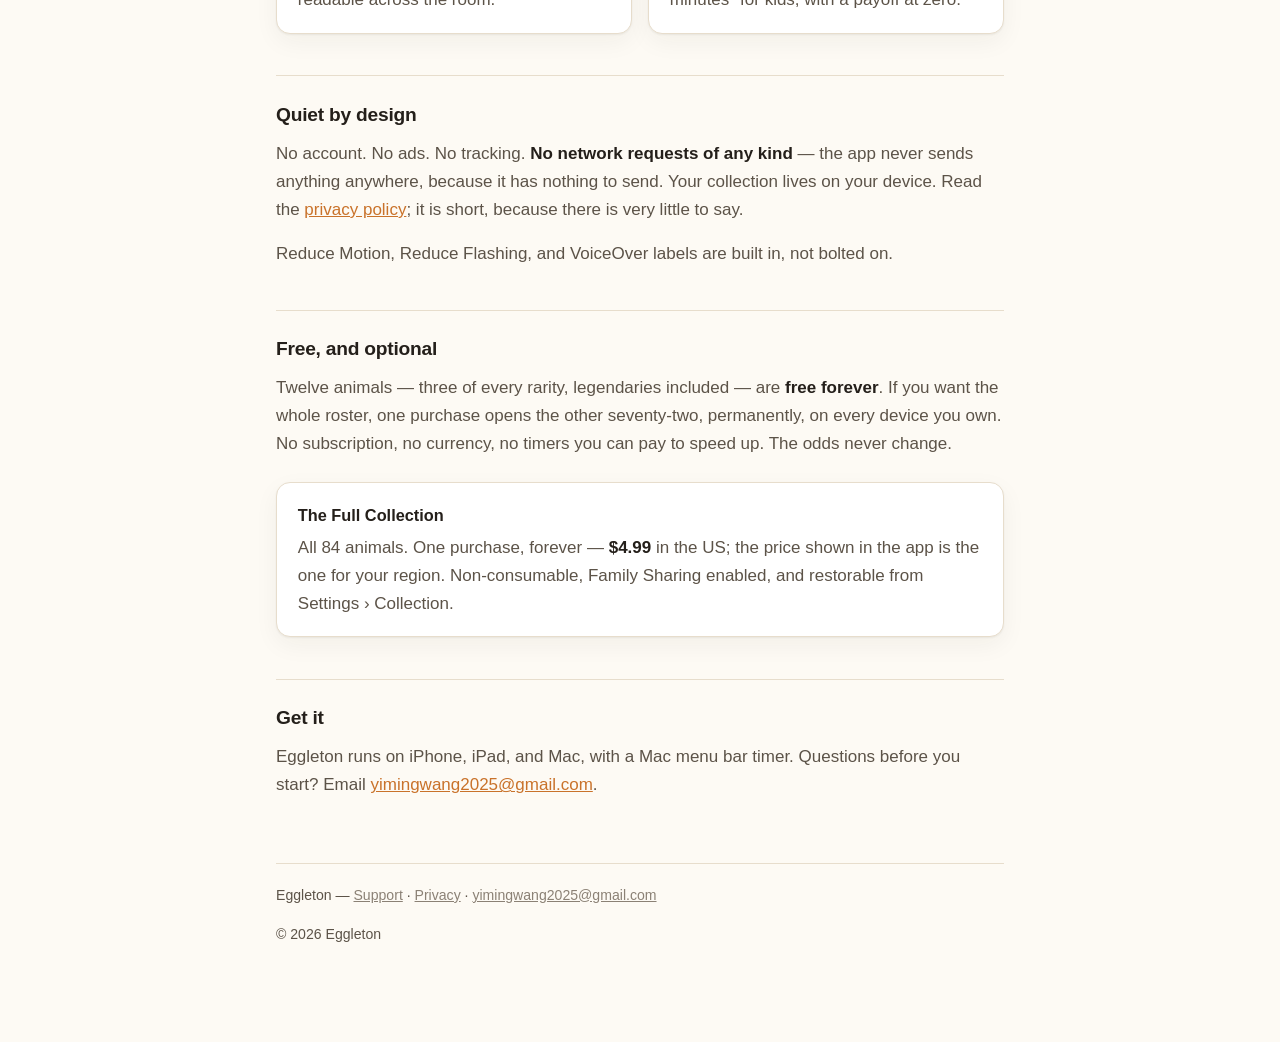
<file: apps/eggleton/index.html>
<!DOCTYPE html>
<html lang="en">
<head>
<meta charset="utf-8">
<meta name="viewport" content="width=device-width, initial-scale=1">
<title>Eggleton — Egg Timer &amp; Focus</title>
<meta name="description" content="A countdown you read by counting cracks. Finish the timer and an animal hatches — 84 to collect, from a duckling to a phoenix. No account, no ads, no tracking.">
<link rel="stylesheet" href="style.css">
</head>
<body>
<div class="wrap wrap--wide">

  <header class="masthead">
    <span class="mark" aria-hidden="true">🥚</span>
    <a class="brand" href="index.html">Eggleton</a>
    <nav>
      <a href="index.html" aria-current="page">Overview</a>
      <a href="support.html">Support</a>
      <a href="privacy.html">Privacy</a>
    </nav>
  </header>

  <section class="hero">
    <h1>A timer you actually want to watch — and something to keep when it ends.</h1>
    <p class="sub">Hatch a pet every countdown.</p>
    <p class="lede">
      Set a duration and an egg starts to warm. As the minutes pass the shell cracks, one crack
      at a time, so you can see how much time is left without reading a number. Near the end a
      beak breaks through. At zero the shell gives way and an animal steps out — and that animal
      is yours to keep.
    </p>
    <p>
      There are <strong>84 of them</strong>, from a chick and a duckling to a dragon, a
      seaserpent, and a phoenix. Longer timers have better odds of something rare, so a
      5-minute tea steep and a 2-hour deep work block feel genuinely different.
    </p>
  </section>

  <h2>Why it works</h2>
  <p>
    Most timers ask you to interpret a shrinking bar or a running number. Eggleton gives you
    countable cracks — a glance tells you "three left" instead of "somewhere past halfway." It
    is the same information, in the form your eye reads fastest.
  </p>
  <div class="callout">
    <p>
      And it gives you a reason to let the timer finish. Cancel at minute 22 of 25 and nothing
      hatches. That small pull is the whole point.
    </p>
  </div>

  <h2>What you get</h2>
  <ul class="plain">
    <li>A hand-drawn hatching scene that escalates as the deadline nears</li>
    <li>84 collectible animals across four rarities, with a collection you fill over time</li>
    <li>Sound synthesised in real time — shell taps, a heartbeat, a first cheep — never a sample loop</li>
    <li>Haptics tuned to each crack, so you feel the countdown without looking</li>
    <li>Home Screen and Lock Screen widgets, plus Live Activity and Dynamic Island support</li>
    <li>Notifications when the egg hatches, and an optional "10 seconds left" warning</li>
    <li>Runs on iPhone, iPad, and Mac, with a Mac menu bar timer</li>
    <li>Pause, resume, or add a minute — the timer keeps correct time in the background</li>
  </ul>

  <h2>Built for</h2>
  <div class="grid">
    <div class="panel">
      <span class="rarity">Focus</span>
      <p>Pomodoro sessions, study sprints, and deadlines that deserve a finish line.</p>
    </div>
    <div class="panel">
      <span class="rarity">Kitchen</span>
      <p>Tea, coffee, and eggs — the original job, done with something to look at.</p>
    </div>
    <div class="panel">
      <span class="rarity">Movement</span>
      <p>Workout intervals and rest periods, readable across the room.</p>
    </div>
    <div class="panel">
      <span class="rarity">At home</span>
      <p>Screen-time limits and "five more minutes" for kids, with a payoff at zero.</p>
    </div>
  </div>

  <h2>Quiet by design</h2>
  <p>
    No account. No ads. No tracking. <strong>No network requests of any kind</strong> — the app
    never sends anything anywhere, because it has nothing to send. Your collection lives on your
    device. Read the <a href="privacy.html">privacy policy</a>; it is short, because there is
    very little to say.
  </p>
  <p>
    Reduce Motion, Reduce Flashing, and VoiceOver labels are built in, not bolted on.
  </p>

  <h2>Free, and optional</h2>
  <p>
    Twelve animals — three of every rarity, legendaries included — are <strong>free
    forever</strong>. If you want the whole roster, one purchase opens the other seventy-two,
    permanently, on every device you own. No subscription, no currency, no timers you can pay to
    speed up. The odds never change.
  </p>

  <div class="panel">
    <h3>The Full Collection</h3>
    <p>
      All 84 animals. One purchase, forever — <strong>$4.99</strong> in the US; the price shown
      in the app is the one for your region. Non-consumable, Family Sharing enabled, and
      restorable from Settings › Collection.
    </p>
  </div>

  <h2>Get it</h2>
  <p>
    Eggleton runs on iPhone, iPad, and Mac, with a Mac menu bar timer. Questions before you
    start? Email <a href="mailto:yimingwang2025@gmail.com">yimingwang2025@gmail.com</a>.
  </p>

  <footer>
    <p>
      Eggleton — <a href="support.html">Support</a> · <a href="privacy.html">Privacy</a> ·
      <a href="mailto:yimingwang2025@gmail.com">yimingwang2025@gmail.com</a>
    </p>
    <p>© 2026 Eggleton</p>
  </footer>

</div>
</body>
</html>
</file>
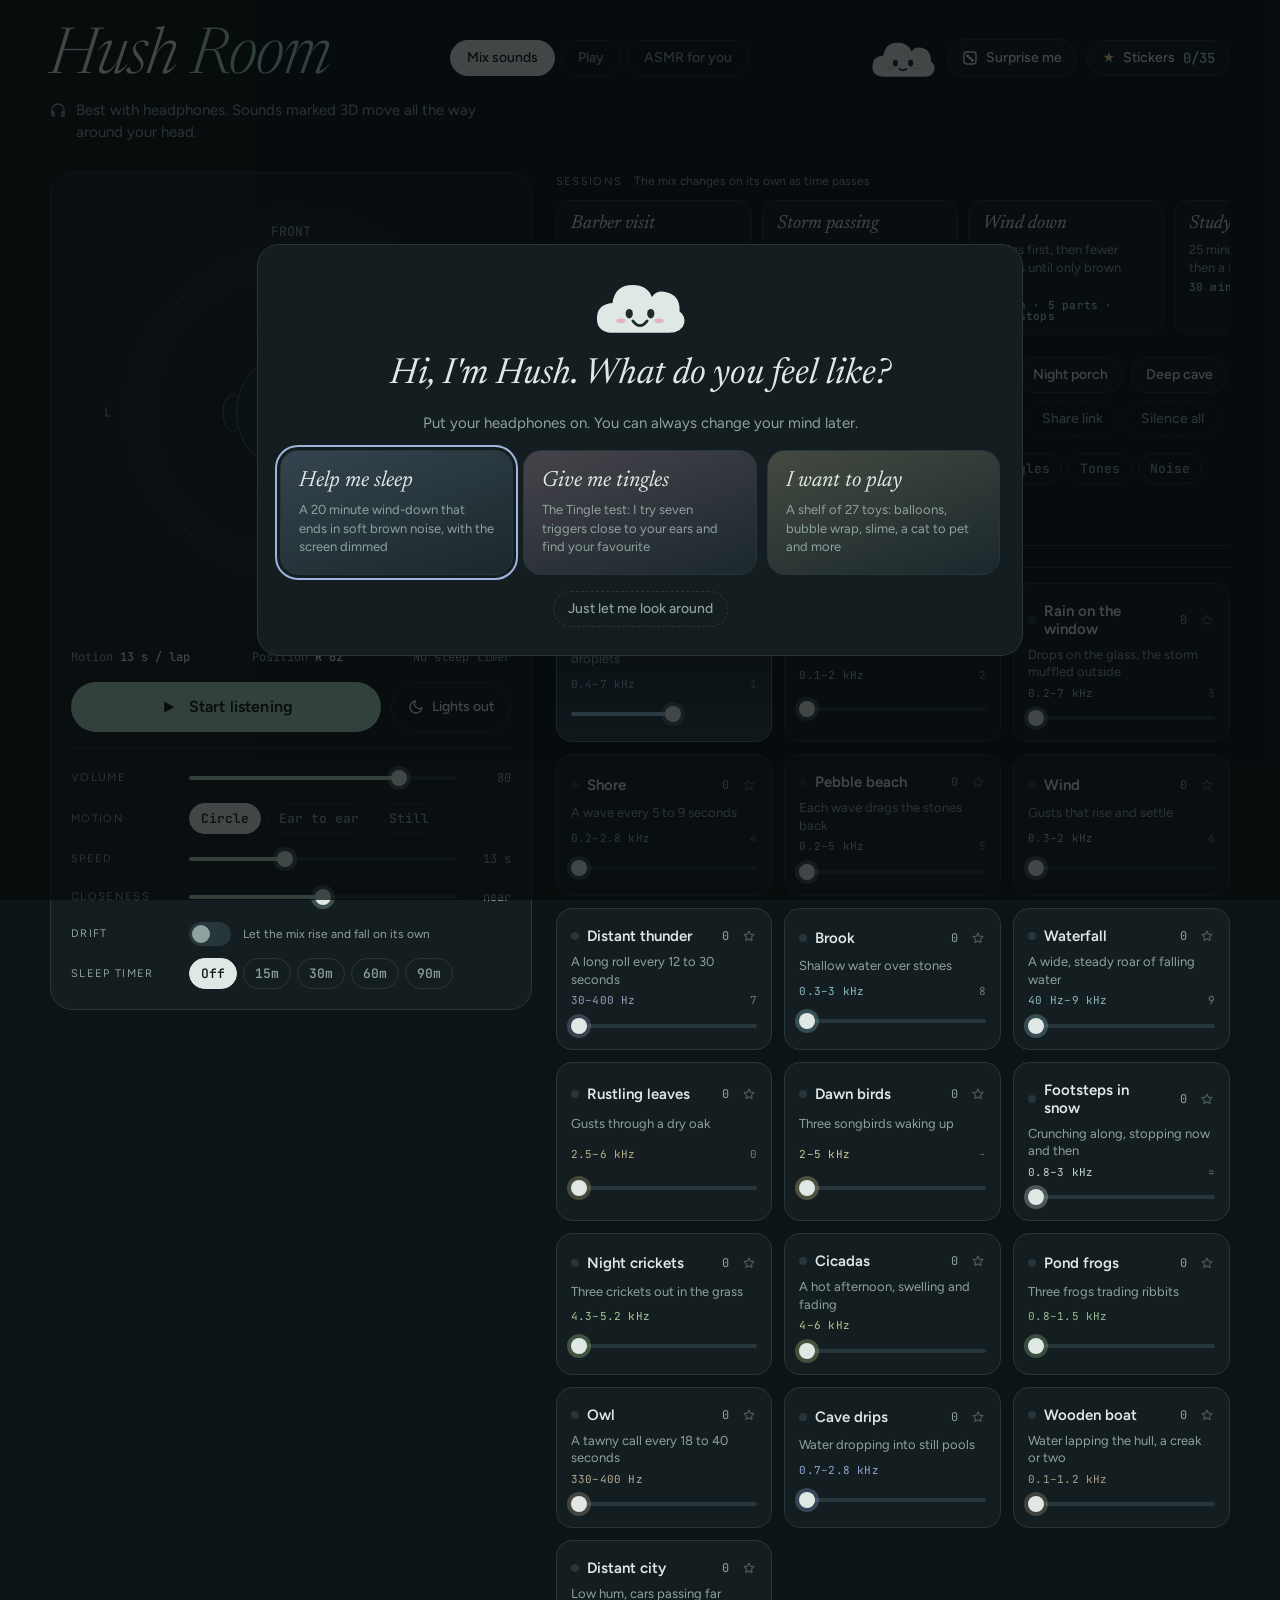
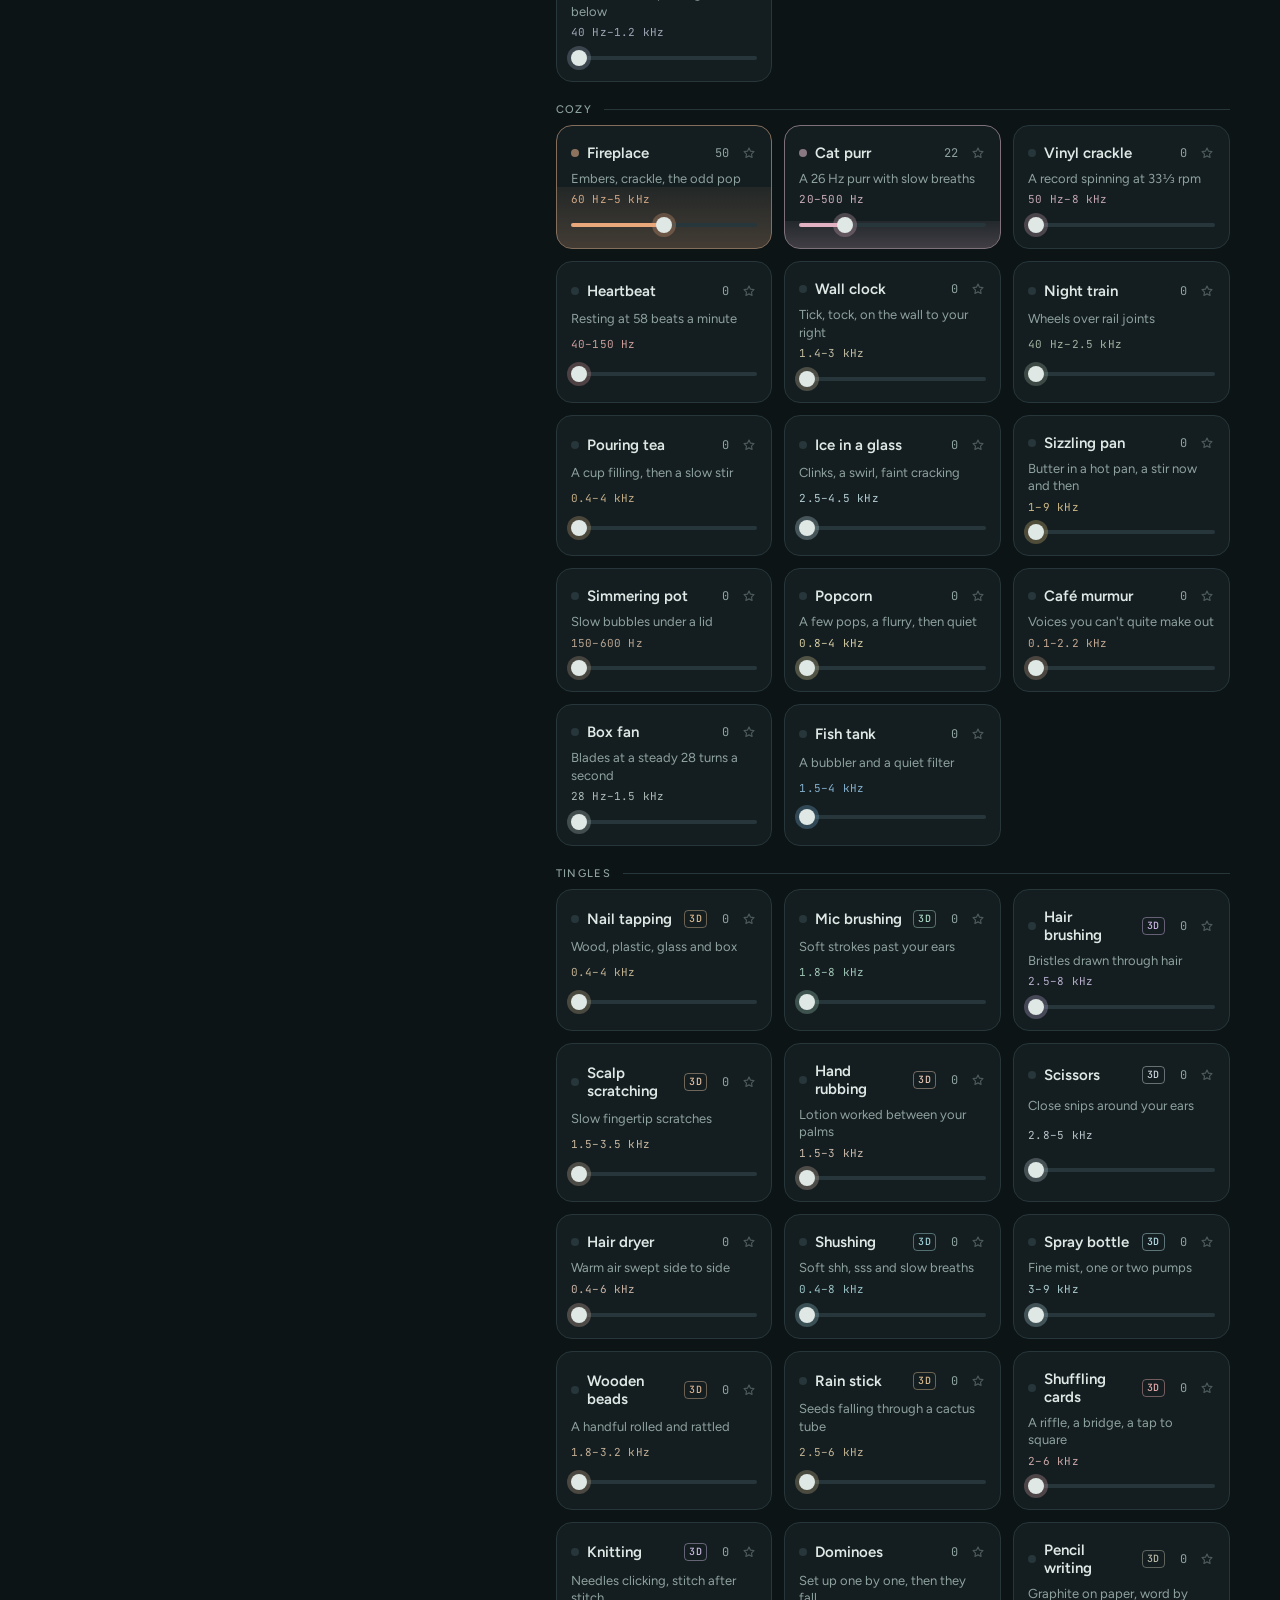
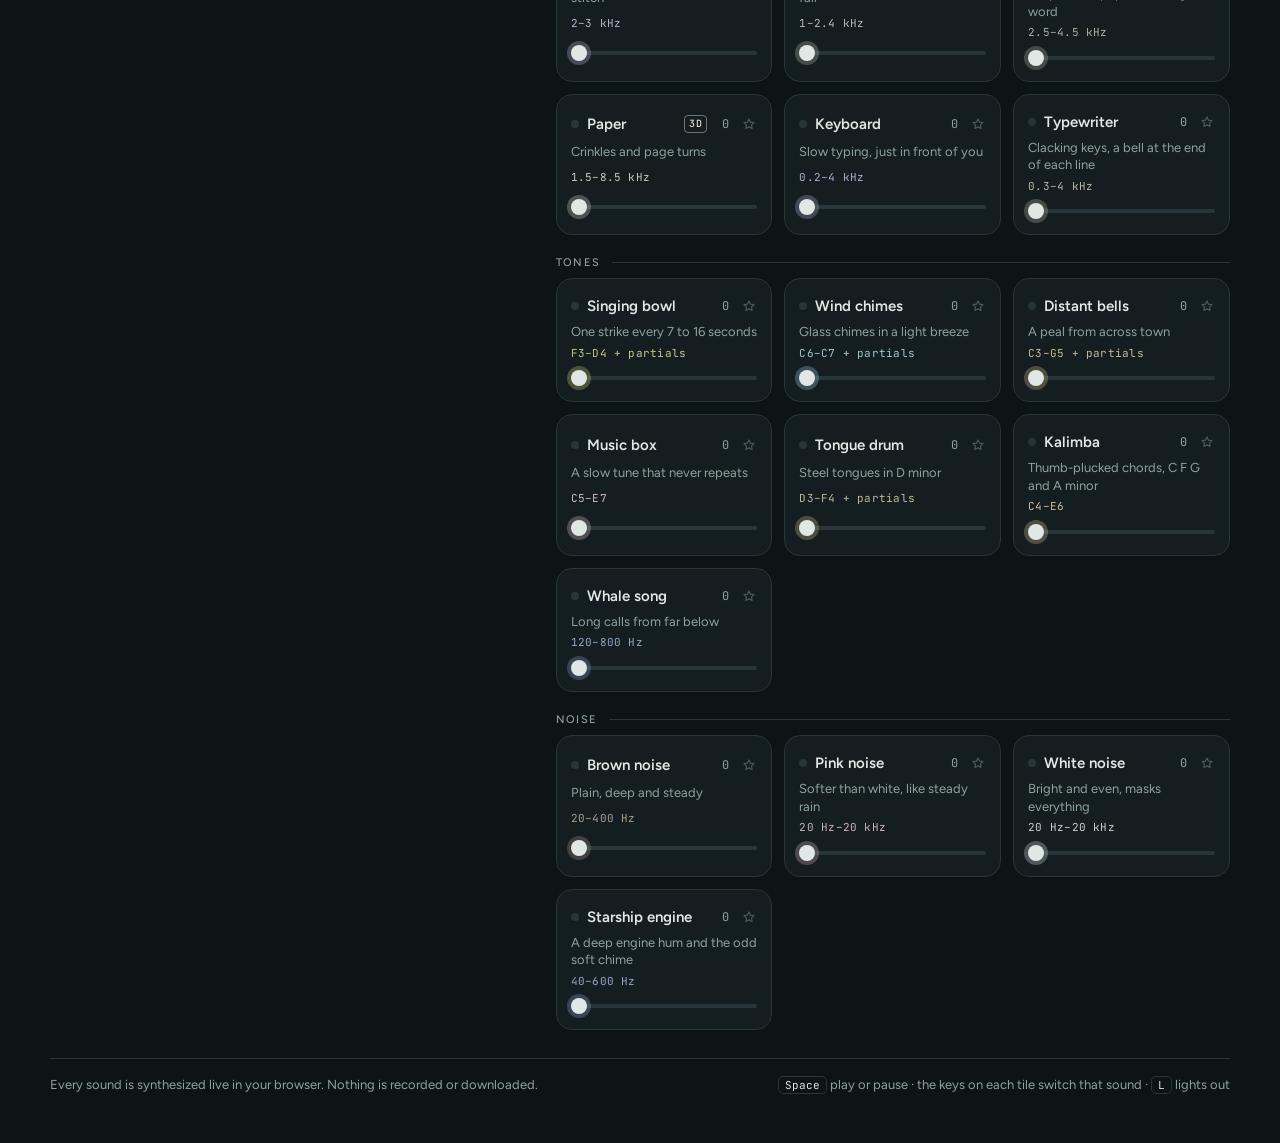
<file: hush-room.html>
<!doctype html>
<html lang="en">
<head>
<meta charset="utf-8">
<meta name="viewport" content="width=device-width, initial-scale=1, viewport-fit=cover">
<title>Hush Room</title>
<meta name="description" content="Mix ASMR, rain, fire and sleep sounds that move around your head, play with sound toys, or relax to whispered roleplays. Everything is synthesized live in your browser.">
<meta name="theme-color" content="#0d1416">
<meta name="apple-mobile-web-app-capable" content="yes">
<meta name="mobile-web-app-capable" content="yes">
<meta name="apple-mobile-web-app-status-bar-style" content="black-translucent">
<meta name="apple-mobile-web-app-title" content="Hush Room">
<link rel="icon" href="data:image/svg+xml,%3Csvg xmlns=%22http://www.w3.org/2000/svg%22 viewBox=%220 0 80 80%22%3E%3Crect width=%2280%22 height=%2280%22 rx=%2218%22 fill=%22%230d1416%22/%3E%3Cpath d=%22M18 62 Q4 62 4 50 Q4 38 17 37 Q19 22 34 22 Q46 22 50 32 Q54 26 62 28 Q74 31 73 44 Q78 48 77 54 Q75 62 64 62 Z%22 fill=%22%23dfe8e4%22/%3E%3Cellipse cx=%2231%22 cy=%2246%22 rx=%223%22 ry=%224%22 fill=%22%231d2a2c%22/%3E%3Cellipse cx=%2249%22 cy=%2246%22 rx=%223%22 ry=%224%22 fill=%22%231d2a2c%22/%3E%3C/svg%3E">
<meta name="claude:viewport-fit-sides" content="cover">
<link rel="preconnect" href="https://fonts.googleapis.com">
<link rel="preconnect" href="https://fonts.gstatic.com" crossorigin>
<link rel="stylesheet" href="https://fonts.googleapis.com/css2?family=Newsreader:ital,opsz,wght@1,6..72,300;1,6..72,400&family=Figtree:wght@400;500;600&family=JetBrains+Mono:wght@400;500&display=swap">
<style>
/* Layout: a night-time listening console. Left: a top-down view of your head with sounds moving around it. Right: a bank of sound tiles that fill up as you raise them. */
:root{
  --ink:#0d1416;
  --panel:#141e21;
  --raised:#1b282c;
  --line:#26363a;
  --fog:#dfe8e4;
  --mist:#8ea29e;
  --moss:#a8d5bf;
  --display:'Newsreader', 'Iowan Old Style', Georgia, serif;
  --body:'Figtree', system-ui, -apple-system, 'Segoe UI', sans-serif;
  --mono:'JetBrains Mono', ui-monospace, 'SF Mono', Menlo, monospace;
  color-scheme:dark;
}
html,body{background:var(--ink);color:var(--fog)}
body{
  font-family:var(--body);font-size:15px;line-height:1.5;
  padding-left:max(16px, env(safe-area-inset-left, 0px));
  padding-right:max(16px, env(safe-area-inset-right, 0px));
  padding-block:28px 48px;
  -webkit-font-smoothing:antialiased;
}
.wrap{max-width:1180px;margin:0 auto;display:grid;gap:28px}
header{display:flex;flex-wrap:wrap;align-items:flex-end;justify-content:space-between;gap:10px 32px}
h1{font-family:var(--display);font-style:italic;font-weight:300;font-size:clamp(2.6rem,6vw,4rem);line-height:.95;letter-spacing:-.02em;margin:0;text-wrap:balance}
h1 span{color:var(--moss)}
.sub{color:var(--mist);margin:0;max-width:46ch;display:flex;gap:10px;align-items:flex-start}
.sub svg{flex:none;margin-top:3px}
main{display:grid;grid-template-columns:minmax(0,5fr) minmax(0,7fr);gap:24px;align-items:start}
@media (max-width:900px){main{grid-template-columns:minmax(0,1fr)}}

.stage{background:var(--panel);border:1px solid var(--line);border-radius:22px;padding:20px;display:grid;gap:16px}
.canvas-box{position:relative;width:100%;max-width:440px;aspect-ratio:1;margin:0 auto}
#view{width:100%;height:100%;display:block}
.readout{display:flex;justify-content:space-between;gap:6px 12px;flex-wrap:wrap;font-family:var(--mono);font-size:12px;color:var(--mist);font-variant-numeric:tabular-nums}
.readout b{color:var(--fog);font-weight:500}

.transport{display:flex;gap:10px}
.play{
  flex:1;display:flex;align-items:center;justify-content:center;gap:12px;
  font:600 16px/1 var(--body);letter-spacing:.01em;color:var(--ink);background:var(--moss);
  border:0;border-radius:999px;padding:16px 20px;cursor:pointer;transition:transform .15s, background .2s;
}
.play:hover{background:#bfe3d1}
.play:active{transform:scale(.98)}
.play.on{background:var(--raised);color:var(--fog);box-shadow:inset 0 0 0 1px var(--line)}
.play.on:hover{background:#22323a}
.icon-btn{
  flex:none;display:flex;align-items:center;justify-content:center;gap:8px;
  font:500 14px/1 var(--body);color:var(--fog);background:transparent;border:1px solid var(--line);border-radius:999px;padding:0 16px;cursor:pointer;
}
.icon-btn:hover{border-color:var(--mist)}
.play:focus-visible,.icon-btn:focus-visible{outline:2px solid var(--fog);outline-offset:3px}

.controls{display:grid;gap:12px;border-top:1px solid var(--line);padding-top:16px}
.row{display:grid;grid-template-columns:6.6rem minmax(0,1fr);align-items:center;gap:12px}
.label{font-size:11px;text-transform:uppercase;letter-spacing:.12em;color:var(--mist)}
.ctrl{display:flex;align-items:center;gap:12px;min-width:0}
.ctrl input[type=range]{flex:1;min-width:0}
.val{font-family:var(--mono);font-size:12px;color:var(--mist);min-width:3.4em;text-align:right;font-variant-numeric:tabular-nums}
.hint{font-size:12px;color:var(--mist)}

.switch{flex:none;width:42px;height:24px;border-radius:999px;border:0;background:var(--line);position:relative;cursor:pointer;transition:background .2s}
.switch::after{content:"";position:absolute;top:3px;left:3px;width:18px;height:18px;border-radius:50%;background:var(--mist);transition:transform .2s, background .2s}
.switch[aria-checked=true]{background:color-mix(in oklab,var(--moss) 45%,var(--line))}
.switch[aria-checked=true]::after{transform:translateX(18px);background:var(--fog)}
.switch:focus-visible{outline:2px solid var(--moss);outline-offset:3px}

.seg{display:flex;flex-wrap:wrap;gap:6px}
.seg button{font:500 13px/1 var(--mono);color:var(--mist);background:transparent;border:1px solid var(--line);border-radius:999px;padding:8px 11px;cursor:pointer;font-variant-numeric:tabular-nums}
.seg button:hover{color:var(--fog);border-color:var(--mist)}
.seg button[aria-pressed=true]{color:var(--ink);background:var(--fog);border-color:var(--fog)}
.seg button:focus-visible{outline:2px solid var(--moss);outline-offset:2px}

.bank{display:grid;gap:16px;min-width:0}
.scenes{display:flex;flex-wrap:wrap;gap:8px;align-items:center}
.scenes .label{margin-right:6px}
.chip{font:500 14px/1 var(--body);color:var(--fog);background:var(--panel);border:1px solid var(--line);border-radius:999px;padding:10px 14px;cursor:pointer;transition:border-color .2s, background .2s}
.chip:hover{border-color:var(--mist)}
.chip[aria-pressed=true]{background:var(--raised);border-color:var(--moss);color:var(--moss)}
.chip.ghost{background:transparent;color:var(--mist);border-style:dashed}
.chip.ghost:disabled{opacity:.4;cursor:default}
.chip:focus-visible,.mine button:focus-visible{outline:2px solid var(--moss);outline-offset:2px}
.mine{display:inline-flex;border:1px solid var(--line);border-radius:999px;background:var(--panel)}
.mine:has([aria-pressed=true]){border-color:var(--moss);background:var(--raised)}
.mine .chip{border:0;background:transparent;padding-right:6px}
.mine .x{font:500 15px/1 var(--body);color:var(--mist);background:none;border:0;border-radius:999px;padding:0 12px 0 6px;cursor:pointer}
.mine .x:hover{color:var(--fog)}
.mine-mark{color:var(--moss);margin-right:6px}

.tiles{display:grid;grid-template-columns:repeat(auto-fill,minmax(172px,1fr));gap:12px}
.group{
  grid-column:1/-1;display:flex;align-items:center;gap:12px;margin:10px 0 -2px;
  font:500 11px/1 var(--body);text-transform:uppercase;letter-spacing:.12em;color:var(--mist);
}
.group:first-child{margin-top:0}
.filterbar{display:flex;flex-wrap:wrap;align-items:center;gap:10px 16px;border-bottom:1px solid var(--line);padding-bottom:14px}
.filterbar .seg{flex:1 1 auto;min-width:0}
#find{flex:0 1 200px;min-width:0;font:400 14px/1 var(--body);color:var(--fog);background:var(--panel);border:1px solid var(--line);border-radius:999px;padding:9px 14px}
#find::placeholder{color:var(--mist)}
#find:focus-visible{outline:2px solid var(--moss);outline-offset:2px}
.fav{flex:none;display:grid;place-items:center;width:24px;height:24px;margin:-4px -4px -4px 0;padding:0;background:none;border:0;border-radius:6px;color:var(--mist);opacity:.45;cursor:pointer;transition:opacity .15s, color .15s}
.fav:hover{opacity:1}
.fav[aria-pressed=true]{color:var(--c);opacity:1}
.fav[aria-pressed=true] svg{fill:currentColor}
.fav:focus-visible{outline:2px solid var(--c);outline-offset:1px;opacity:1}
.sessions-wrap{display:grid;gap:10px;min-width:0}
.sessions-head{display:flex;flex-wrap:wrap;align-items:baseline;gap:4px 12px}
.sessions{display:flex;gap:10px;overflow-x:auto;padding-bottom:6px;scroll-snap-type:x proximity;scrollbar-width:thin}
.session{
  flex:none;width:196px;scroll-snap-align:start;display:grid;gap:6px;align-content:start;text-align:left;
  background:var(--panel);border:1px solid var(--line);border-radius:14px;padding:12px 14px;cursor:pointer;color:var(--fog);font:inherit;
  transition:border-color .2s, background .2s;
}
.session:hover{border-color:var(--mist)}
.session[aria-pressed=true]{border-color:var(--moss);background:var(--raised)}
.session:focus-visible{outline:2px solid var(--moss);outline-offset:2px}
.session b{font:400 italic 19px/1.15 var(--display)}
.session span{font-size:13px;color:var(--mist);line-height:1.35}
.session small{font:500 11px/1 var(--mono);color:var(--moss);letter-spacing:.02em}
.now{background:var(--raised);border:1px solid color-mix(in oklab,var(--moss) 40%,var(--line));border-radius:14px;padding:12px 14px;display:grid;gap:10px}
.now[hidden]{display:none}
.now-head{display:flex;align-items:center;gap:12px;flex-wrap:wrap}
.now-name{font:400 italic 20px/1 var(--display)}
.now-time{font-family:var(--mono);font-size:12px;color:var(--mist);font-variant-numeric:tabular-nums;margin-right:auto}
.now-head .chip{padding:7px 12px;font-size:13px}
.track{position:relative;height:6px;border-radius:6px;background:var(--line)}
.track .fill{position:absolute;inset:0 auto 0 0;width:0;border-radius:6px;background:var(--moss)}
.track .mark{position:absolute;top:-3px;width:2px;height:12px;border-radius:1px;background:var(--mist);opacity:.6}
.now-step{font-size:13px;color:var(--mist)}
.now-step b{color:var(--fog);font-weight:600}
.filters button .n{opacity:.6;margin-left:6px}
.empty{margin:0;padding:28px 16px;text-align:center;color:var(--mist);border:1px dashed var(--line);border-radius:16px}
.empty[hidden],.tile[hidden],.group[hidden]{display:none}
.group::after{content:"";flex:1;height:1px;background:var(--line)}
.tile{
  --v:0;--c:var(--moss);
  position:relative;overflow:hidden;isolation:isolate;
  background:var(--panel);border:1px solid var(--line);border-radius:16px;
  padding:14px 14px 10px;display:grid;gap:4px;min-width:0;transition:border-color .3s;
}
.tile::before{
  content:"";position:absolute;inset:auto 0 0 0;z-index:-1;height:calc(var(--v) * 100%);
  background:linear-gradient(to top,color-mix(in oklab,var(--c) 22%,transparent),color-mix(in oklab,var(--c) 7%,transparent));
  transition:height .35s ease;
}
.tile.on{border-color:color-mix(in oklab,var(--c) 50%,var(--line))}
.tile.pulse .dot{background:var(--c);box-shadow:0 0 10px var(--c)}
.tile-head{display:flex;align-items:center;justify-content:space-between;gap:8px}
.tile-name{
  display:flex;align-items:center;gap:8px;min-width:0;
  font:600 15px/1.2 var(--body);color:var(--fog);background:none;border:0;padding:4px 0;cursor:pointer;text-align:left;
}
.tile-name:focus-visible{outline:2px solid var(--c);outline-offset:3px;border-radius:4px}
.dot{flex:none;width:8px;height:8px;border-radius:50%;background:var(--line);transition:background .15s, box-shadow .15s}
.tile.on .dot{background:color-mix(in oklab,var(--c) 55%,var(--line))}
.tile-meta{display:flex;align-items:center;gap:8px;flex:none}
.tag{font:500 10px/1 var(--mono);letter-spacing:.06em;color:var(--c);border:1px solid color-mix(in oklab,var(--c) 45%,transparent);border-radius:4px;padding:3px 4px}
.tag[hidden]{display:none}
.tile-pct{font-family:var(--mono);font-size:12px;color:var(--mist);font-variant-numeric:tabular-nums;min-width:2ch;text-align:right}
.tile-note{font-size:13px;color:var(--mist);line-height:1.35}
.tile-band{font-family:var(--mono);font-size:11px;color:color-mix(in oklab,var(--c) 70%,var(--mist));letter-spacing:.02em;display:flex;justify-content:space-between;gap:8px}
.tile-band kbd{border:0;padding:0;color:var(--mist);opacity:.7}

input[type=range]{
  --v:0;--c:var(--moss);
  -webkit-appearance:none;appearance:none;width:100%;height:26px;background:transparent;margin:0;cursor:pointer;
}
input[type=range]:disabled{opacity:.35;cursor:default}
input[type=range]::-webkit-slider-runnable-track{
  height:4px;border-radius:4px;
  background:linear-gradient(to right,var(--c) calc(var(--v) * 100%),var(--line) calc(var(--v) * 100%));
}
input[type=range]::-webkit-slider-thumb{
  -webkit-appearance:none;width:16px;height:16px;border-radius:50%;background:var(--fog);border:0;margin-top:-6px;
  box-shadow:0 0 0 4px color-mix(in oklab,var(--c) 28%,transparent);
}
input[type=range]::-moz-range-track{height:4px;border-radius:4px;background:var(--line)}
input[type=range]::-moz-range-progress{height:4px;border-radius:4px;background:var(--c)}
input[type=range]::-moz-range-thumb{width:16px;height:16px;border-radius:50%;background:var(--fog);border:0;box-shadow:0 0 0 4px color-mix(in oklab,var(--c) 28%,transparent)}
input[type=range]:focus-visible{outline:2px solid var(--c);outline-offset:2px;border-radius:6px}

footer{color:var(--mist);font-size:13px;display:flex;flex-wrap:wrap;gap:6px 24px;justify-content:space-between;border-top:1px solid var(--line);padding-top:16px}
kbd{font-family:var(--mono);font-size:11px;border:1px solid var(--line);border-radius:5px;padding:1px 6px;color:var(--fog)}

/* lights out */
.night{
  position:fixed;inset:0;z-index:50;background:#030506;color:#56635f;
  display:grid;place-items:center;align-content:center;gap:40px;cursor:pointer;
  padding:env(safe-area-inset-top,0px) max(16px, env(safe-area-inset-right,0px)) env(safe-area-inset-bottom,0px) max(16px, env(safe-area-inset-left,0px));
  animation:fadein 1.2s ease;
}
.night[hidden]{display:none}

/* fun: mascot, stickers, toasts, confetti */
.fun-bar{display:flex;align-items:center;gap:10px;flex-wrap:wrap}
.fun-btn{display:inline-flex;align-items:center;gap:8px}
.fun-btn b{font-family:var(--mono);font-weight:500;color:var(--moss)}
.fun-btn .star{color:#f0d58a}
.mascot{position:relative;background:none;border:0;padding:0;cursor:pointer;line-height:0}
.mascot:focus-visible{outline:2px solid var(--moss);outline-offset:4px;border-radius:12px}
.mascot svg{overflow:visible;transition:transform .3s cubic-bezier(.3,1.6,.5,1)}
.mascot:hover svg{transform:translateY(-3px) rotate(-3deg)}
.mascot .cloud{fill:var(--fog)}
.mascot .eye{fill:#1d2a2c;transform-box:fill-box;transform-origin:center;animation:blink 4.5s infinite}
.mascot .mouth{fill:none;stroke:#1d2a2c;stroke-width:2.2;stroke-linecap:round}
.mascot .blush{fill:#e2b1c2;opacity:.7}
.mascot .zz{font:600 13px var(--body);fill:var(--mist);opacity:0}
.mascot.happy svg{animation:hop .6s cubic-bezier(.3,1.6,.5,1)}
.mascot.wow svg{animation:shake .4s}
.mascot.sleep .eye{animation:none;transform:scaleY(.15)}
.mascot.sleep .zz{opacity:1;animation:zz 2s infinite}
@keyframes blink{0%,94%,100%{transform:scaleY(1)}96%{transform:scaleY(.1)}}
@keyframes hop{0%{transform:translateY(0)}40%{transform:translateY(-12px) scale(1.06)}100%{transform:translateY(0)}}
@keyframes shake{0%,100%{transform:rotate(0)}25%{transform:rotate(-8deg)}75%{transform:rotate(8deg)}}
@keyframes zz{0%{transform:translate(0,0);opacity:0}30%{opacity:1}100%{transform:translate(8px,-10px);opacity:0}}
.bubble{position:absolute;left:50%;top:calc(100% + 10px);transform:translateX(-50%);z-index:30;width:max-content;max-width:240px;padding:10px 14px;border-radius:14px;background:var(--fog);color:var(--ink);font:500 13px/1.35 var(--body);text-align:left;white-space:normal;box-shadow:0 6px 24px rgba(0,0,0,.35)}
.bubble::before{content:"";position:absolute;left:50%;top:-6px;width:12px;height:12px;background:var(--fog);transform:translateX(-50%) rotate(45deg)}
.bubble[hidden]{display:none}
.sheet{position:fixed;inset:0;z-index:60;background:rgba(5,9,10,.72);display:grid;place-items:center;padding:max(16px, env(safe-area-inset-top,0px)) max(16px, env(safe-area-inset-right,0px)) max(16px, env(safe-area-inset-bottom,0px)) max(16px, env(safe-area-inset-left,0px))}
.sheet[hidden]{display:none}
.sheet-card{width:min(860px,100%);max-height:100%;overflow:auto;background:var(--panel);border:1px solid var(--line);border-radius:22px;padding:20px;display:grid;gap:16px}
.sheet-head{display:flex;flex-wrap:wrap;align-items:baseline;gap:8px 16px}
.sheet-head h2{margin:0;font:400 italic 28px/1 var(--display);margin-right:auto}
.st-grid{display:grid;grid-template-columns:repeat(auto-fill,minmax(150px,1fr));gap:10px}
.st{display:grid;justify-items:center;gap:6px;text-align:center;padding:14px 10px;border-radius:16px;background:var(--raised);border:1px solid var(--line)}
.st .badge{width:56px;height:56px;border-radius:50%;display:grid;place-items:center;font:600 24px/1 var(--body);color:#1d2a2c;background:var(--c);box-shadow:inset 0 -4px 0 rgba(0,0,0,.12), 0 0 0 4px color-mix(in oklab,var(--c) 30%,transparent)}
.st b{font-size:14px}
.st span{font-size:12px;color:var(--mist);line-height:1.35}
.st.locked .badge{background:var(--line);color:var(--mist);box-shadow:none}
.st.locked b{color:var(--mist)}
.toasts{position:fixed;right:max(16px, env(safe-area-inset-right,0px));bottom:max(16px, env(safe-area-inset-bottom,0px));z-index:70;display:grid;gap:10px;justify-items:end;pointer-events:none}
.toast{display:flex;align-items:center;gap:12px;padding:12px 16px 12px 12px;border-radius:16px;background:var(--fog);color:var(--ink);box-shadow:0 10px 30px rgba(0,0,0,.4);animation:toastIn .5s cubic-bezier(.3,1.6,.5,1)}
.toast .badge{width:40px;height:40px;border-radius:50%;display:grid;place-items:center;font:600 18px/1 var(--body);background:var(--c)}
.toast small{display:block;font:500 11px/1.2 var(--mono);letter-spacing:.06em;text-transform:uppercase;opacity:.6}
.toast b{font-size:15px}
.toast.out{opacity:0;transform:translateY(10px);transition:all .4s}
@keyframes toastIn{from{opacity:0;transform:translateY(20px) scale(.9)}to{opacity:1;transform:none}}
.confetti{position:fixed;inset:0;width:100%;height:100%;z-index:65;pointer-events:none}
.welcome-card{width:min(720px,100%);justify-items:center;text-align:center;padding:28px 22px}
.welcome-card h2{margin:0;font:400 italic clamp(26px,4vw,36px)/1.1 var(--display);text-wrap:balance}
.w-note{margin:0;color:var(--mist)}
.w-cloud{animation:hop 1.2s cubic-bezier(.3,1.6,.5,1)}
.w-picks{display:grid;grid-template-columns:repeat(auto-fit,minmax(190px,1fr));gap:10px;width:100%}
.w-pick{--c:var(--moss);display:grid;gap:8px;text-align:left;padding:18px;border-radius:18px;border:1px solid var(--line);background:linear-gradient(160deg,color-mix(in oklab,var(--c) 22%,var(--raised)),var(--raised));color:var(--fog);font:inherit;cursor:pointer;transition:transform .2s, border-color .2s}
.w-pick:hover{transform:translateY(-3px);border-color:var(--c)}
.w-pick:focus-visible{outline:2px solid var(--c);outline-offset:3px}
.w-pick b{font:400 italic 22px/1.1 var(--display)}
.w-pick span{font-size:13px;color:var(--mist);line-height:1.4}
.nowbar{position:fixed;left:0;right:0;bottom:0;z-index:40;display:flex;align-items:center;gap:12px;padding:10px max(16px, env(safe-area-inset-right,0px)) calc(10px + env(safe-area-inset-bottom,0px)) max(16px, env(safe-area-inset-left,0px));background:rgba(20,30,33,.94);backdrop-filter:blur(10px);border-top:1px solid var(--line);animation:barIn .35s ease}
.nowbar[hidden]{display:none}
@keyframes barIn{from{transform:translateY(100%)}to{transform:none}}
.nb-play{flex:none;width:42px;height:42px;border-radius:50%;border:0;background:var(--moss);color:var(--ink);display:grid;place-items:center;cursor:pointer}
.nb-play.on{background:var(--raised);color:var(--fog);box-shadow:inset 0 0 0 1px var(--line)}
.nb-play:focus-visible{outline:2px solid var(--fog);outline-offset:2px}
.nb-text{flex:1;min-width:0;display:grid;gap:2px}
.nb-text b{font-size:14px;white-space:nowrap;overflow:hidden;text-overflow:ellipsis}
.nb-text span{font:500 11px/1.2 var(--mono);color:var(--mist);white-space:nowrap;overflow:hidden;text-overflow:ellipsis}
#nbVol{flex:0 1 140px;min-width:70px}
body.has-bar{padding-bottom:calc(84px + env(safe-area-inset-bottom,0px))}
body.has-bar .toasts{bottom:calc(76px + env(safe-area-inset-bottom,0px))}
@media (max-width:600px){
  .sub{display:none}
  header{gap:10px 16px}
  h1{font-size:2.4rem}
  .fun-btn{padding:8px 12px;font-size:13px}
  .mascot svg{width:54px;height:38px}
  .views button{padding:9px 12px;font-size:13px}
  #nbVol{display:none}
}
@media (prefers-reduced-motion: reduce){.w-cloud,.nowbar,.shelf{animation:none}.mascot svg,.mascot .eye,.mascot .zz{animation:none!important}.toast{animation:none}}

/* play */
header{align-items:center}
.views button{font:500 14px/1 var(--body);padding:10px 16px}
.playroom{display:grid;gap:14px}
.playroom[hidden],main[hidden]{display:none}
.play-bar{display:flex;flex-wrap:wrap;align-items:center;justify-content:space-between;gap:10px 16px}
.toy-now{display:flex;align-items:center;gap:12px;min-width:0}
.toy-now .label{display:block;margin-bottom:4px}
.toy-now b{font:400 italic 24px/1 var(--display)}
.toy-glyph{--c:var(--moss);flex:none;display:grid;place-items:center;width:44px;height:44px;border-radius:14px;background:color-mix(in oklab,var(--c) 85%,#fff);color:#1d2a2c;font:600 20px/1 var(--body);box-shadow:inset 0 -3px 0 rgba(0,0,0,.12)}
.shelf{display:grid;gap:10px;background:var(--panel);border:1px solid var(--line);border-radius:20px;padding:16px;animation:shelfIn .35s cubic-bezier(.3,1.4,.5,1)}
.shelf[hidden]{display:none}
@keyframes shelfIn{from{opacity:0;transform:translateY(-8px)}to{opacity:1;transform:none}}
.shelf-group{margin:4px 0 0;font:500 11px/1 var(--body);letter-spacing:.12em;text-transform:uppercase;color:var(--mist)}
.shelf-row{display:grid;grid-template-columns:repeat(auto-fill,minmax(150px,1fr));gap:8px}
.shelf-toy{--c:var(--moss);display:flex;align-items:center;gap:10px;padding:8px 10px 8px 8px;border-radius:14px;border:1px solid var(--line);background:var(--raised);color:var(--fog);font:500 14px/1.2 var(--body);cursor:pointer;text-align:left;transition:transform .15s, border-color .15s}
.shelf-toy .toy-glyph{width:34px;height:34px;border-radius:10px;font-size:16px;background:var(--c)}
.shelf-toy:hover{transform:translateY(-2px);border-color:var(--c)}
.shelf-toy[aria-pressed=true]{border-color:var(--c);box-shadow:0 0 0 1px var(--c)}
.shelf-toy:focus-visible{outline:2px solid var(--c);outline-offset:2px}
.toy-actions{display:flex;flex-wrap:wrap;gap:8px}
.toy-box{position:relative;height:clamp(380px, 68vh, 660px);max-width:100%;border:1px solid var(--line);border-radius:22px;overflow:hidden;background:var(--panel)}
#toy{display:block;width:100%;height:100%;touch-action:none;user-select:none;-webkit-user-select:none}
.toy-hint{position:absolute;left:50%;bottom:14px;transform:translateX(-50%);width:max-content;max-width:calc(100% - 32px);margin:0;padding:6px 14px;border-radius:999px;background:rgba(13,20,22,.72);text-align:center;font-size:13px;color:var(--mist);pointer-events:none;text-wrap:balance}
.toy-hint b{color:var(--fog);font-weight:600;font-variant-numeric:tabular-nums}
.play-note{margin:0;font-size:13px;color:var(--mist)}

/* ASMR roleplays */
.asmr{display:grid;gap:14px}
.asmr[hidden]{display:none}
.rp-list{display:flex;gap:10px;overflow-x:auto;padding-bottom:6px;scroll-snap-type:x proximity;scrollbar-width:thin}
.rp{flex:none;width:220px;scroll-snap-align:start;align-content:start;display:grid;gap:6px;text-align:left;background:var(--panel);border:1px solid var(--line);border-radius:14px;padding:12px 14px;color:var(--fog);font:inherit;cursor:pointer;transition:border-color .2s, background .2s}
.rp:hover{border-color:var(--mist)}
.rp[aria-pressed=true]{border-color:var(--moss);background:var(--raised)}
.rp:focus-visible{outline:2px solid var(--moss);outline-offset:2px}
.rp b{font:400 italic 20px/1.1 var(--display)}
.rp span{font-size:13px;color:var(--mist);line-height:1.35}
.rp small{font:500 11px/1 var(--mono);color:var(--moss)}
.asmr-box{height:clamp(340px, 58vh, 560px)}
#asmrCv{display:block;width:100%;height:100%}
.rp-caption{position:absolute;top:14px;left:0;right:0;margin:0;text-align:center;font:500 11px/1 var(--mono);letter-spacing:.12em;text-transform:uppercase;color:var(--mist);pointer-events:none}
.rp-sub{position:absolute;left:50%;bottom:22px;transform:translateX(-50%);width:max-content;max-width:calc(100% - 40px);margin:0;text-align:center;font:300 italic clamp(18px,2.6vw,26px)/1.3 var(--display);color:var(--fog);text-wrap:balance;pointer-events:none;transition:opacity .6s}
.rp-choices{position:absolute;left:50%;top:50%;transform:translate(-50%,-50%);display:flex;flex-wrap:wrap;justify-content:center;gap:10px;max-width:calc(100% - 40px)}
.rp-choices[hidden]{display:none}
.rp-choices .chip{font-size:16px;padding:14px 20px;background:rgba(20,30,33,.85);border-color:var(--moss);color:var(--fog);backdrop-filter:blur(4px)}
.rp-choices .chip:hover{background:var(--raised)}
.rp-steer{position:absolute;width:26px;height:26px;margin:-13px 0 0 -13px;border-radius:50%;border:2px solid var(--moss);pointer-events:none;animation:steer 1s ease-out forwards}
.rp-steer[hidden]{display:none}
@keyframes steer{from{transform:scale(.5);opacity:1}to{transform:scale(2.2);opacity:0}}
#asmrCv{cursor:pointer;touch-action:none}
.rp-bar{display:flex;flex-wrap:wrap;align-items:center;gap:12px 18px}
.rp-bar .play{flex:0 0 auto;min-width:160px}
.rp-progress{flex:1 1 240px;display:grid;gap:8px;min-width:0}
.rp-tools{display:grid;grid-template-columns:minmax(0,1fr) minmax(0,1fr);gap:14px;align-items:start}
@media (max-width:900px){.rp-tools{grid-template-columns:minmax(0,1fr)}}
.rp-panel{background:var(--panel);border:1px solid var(--line);border-radius:18px;padding:16px;display:grid;gap:12px;min-width:0}
.pad-head{display:flex;flex-wrap:wrap;align-items:center;justify-content:space-between;gap:8px 12px}
.pad-grid{display:grid;grid-template-columns:repeat(auto-fill,minmax(128px,1fr));gap:8px}
.pad-grid button{font:500 13px/1.2 var(--body);color:var(--fog);background:var(--raised);border:1px solid var(--line);border-radius:12px;padding:12px 10px;cursor:pointer;text-align:left;transition:border-color .15s, transform .1s}
.pad-grid button:hover{border-color:var(--mist)}
.pad-grid button:active{transform:scale(.97)}
.pad-grid button.hit{border-color:var(--moss)}
.pad-grid button:focus-visible{outline:2px solid var(--moss);outline-offset:2px}
.mk-steps{margin:0;padding-left:22px;display:grid;gap:6px;font-size:14px;color:var(--fog)}
.mk-steps li{padding-left:4px}
.mk-steps li .x{font:500 15px/1 var(--body);color:var(--mist);background:none;border:0;cursor:pointer;margin-left:6px;border-radius:6px}
.mk-steps li .x:hover{color:var(--fog)}
.mk-steps q{color:var(--mist);font-style:italic}
.mk-empty{color:var(--mist);font-size:13px;list-style:none;margin-left:-22px}
.mk-form{display:flex;flex-wrap:wrap;gap:8px}
.mk-form select,.mk-form input{font:400 14px/1 var(--body);color:var(--fog);background:var(--raised);border:1px solid var(--line);border-radius:10px;padding:9px 10px;min-width:0}
.mk-form input{flex:1 1 220px}
.mk-form select:focus-visible,.mk-form input:focus-visible{outline:2px solid var(--moss);outline-offset:1px}
.mk-actions{display:flex;flex-wrap:wrap;gap:8px}
.mk-actions .chip:disabled{opacity:.4;cursor:default}
.breath{width:min(46vw,220px);aspect-ratio:1;max-width:100%;border-radius:50%;border:1px solid #1f2a28;display:grid;place-items:center;position:relative}
.breath::before{content:"";position:absolute;inset:18%;border-radius:50%;background:radial-gradient(circle,rgba(168,213,191,.16),rgba(168,213,191,0) 70%);animation:breathe 10s ease-in-out infinite}
.breath span{font:300 italic 18px/1 var(--display);color:#6b7a76;position:relative}
.night-time{font-family:var(--mono);font-size:13px;letter-spacing:.08em;font-variant-numeric:tabular-nums}
.night-hint{font-size:12px;color:#3a4542}
@keyframes breathe{0%,100%{transform:scale(.55);opacity:.5}45%{transform:scale(1.25);opacity:1}55%{transform:scale(1.25);opacity:1}}
@keyframes fadein{from{opacity:0}to{opacity:1}}

@media (prefers-reduced-motion: reduce){
  .tile::before,.play,.switch::after{transition:none}
  .breath::before{animation:none}
  .night{animation:none}
}
</style>
<style>[hidden]{display:none!important} body{margin:0} :root{padding-top:env(safe-area-inset-top,0px);padding-bottom:env(safe-area-inset-bottom,0px)}</style>
</head>
<body>


<div class="wrap">
  <header>
    <h1>Hush <span>Room</span></h1>
    <div class="seg views" id="views" role="group" aria-label="Mode">
      <button type="button" data-view="mix" aria-pressed="true">Mix sounds</button>
      <button type="button" data-view="play" aria-pressed="false">Play</button>
      <button type="button" data-view="asmr" aria-pressed="false">ASMR for you</button>
    </div>
    <div class="fun-bar">
      <button class="mascot" id="mascot" type="button" aria-label="Hush the cloud. Tap for a tip.">
        <svg viewBox="0 0 80 56" width="68" height="48" aria-hidden="true">
          <path class="cloud" d="M18 50 Q4 50 4 38 Q4 26 17 25 Q19 10 34 10 Q46 10 50 20 Q54 14 62 16 Q74 19 73 32 Q78 36 77 42 Q75 50 64 50 Z"/>
          <ellipse class="eye" cx="31" cy="34" rx="3" ry="4"/><ellipse class="eye" cx="49" cy="34" rx="3" ry="4"/>
          <path class="mouth" id="mascotMouth" d="M36 41 Q40 44 44 41"/>
          <ellipse class="blush" cx="24" cy="40" rx="4" ry="2"/><ellipse class="blush" cx="56" cy="40" rx="4" ry="2"/>
          <text class="zz" x="64" y="13">z</text>
        </svg>
        <span class="bubble" id="mascotSay" hidden></span>
      </button>
      <button class="chip fun-btn" id="dice" type="button">
        <svg width="16" height="16" viewBox="0 0 24 24" fill="none" stroke="currentColor" stroke-width="2" aria-hidden="true"><rect x="3" y="3" width="18" height="18" rx="4"/><circle cx="8.5" cy="8.5" r="1.3" fill="currentColor"/><circle cx="15.5" cy="15.5" r="1.3" fill="currentColor"/><circle cx="12" cy="12" r="1.3" fill="currentColor"/></svg>
        Surprise me
      </button>
      <button class="chip fun-btn" id="stickersBtn" type="button" aria-haspopup="dialog">
        <span class="star" aria-hidden="true">★</span> Stickers <b id="stickerCount">0</b>
      </button>
    </div>
    <p class="sub">
      <svg width="16" height="16" viewBox="0 0 24 24" fill="none" stroke="currentColor" stroke-width="2" stroke-linecap="round" aria-hidden="true"><path d="M3 18v-6a9 9 0 0 1 18 0v6"/><path d="M21 19a2 2 0 0 1-2 2h-1v-6h3zM3 19a2 2 0 0 0 2 2h1v-6H3z"/></svg>
      Best with headphones. Sounds marked 3D move all the way around your head.
    </p>
  </header>

  <main id="mixView">
    <section class="stage" aria-label="Listening controls">
      <div class="canvas-box"><canvas id="view" aria-label="Top-down view of your head with sounds moving around it"></canvas></div>
      <div class="readout">
        <span>Motion <b id="lapOut">13 s</b></span>
        <span>Position <b id="posOut">front</b></span>
        <span id="timerOut">No sleep timer</span>
      </div>

      <div class="transport">
        <button class="play" id="play" type="button">
          <svg id="playIcon" width="18" height="18" viewBox="0 0 24 24" fill="currentColor" aria-hidden="true"><path d="M7 4.5v15l13-7.5z"/></svg>
          <span id="playText">Start listening</span>
        </button>
        <button class="icon-btn" id="lights" type="button" title="Dim the screen for sleep">
          <svg width="16" height="16" viewBox="0 0 24 24" fill="none" stroke="currentColor" stroke-width="2" stroke-linecap="round" stroke-linejoin="round" aria-hidden="true"><path d="M21 12.8A9 9 0 1 1 11.2 3a7 7 0 0 0 9.8 9.8z"/></svg>
          Lights out
        </button>
      </div>

      <div class="controls">
        <div class="row">
          <label class="label" for="master">Volume</label>
          <div class="ctrl"><input type="range" id="master" min="0" max="100" value="80"><span class="val" id="masterOut">80</span></div>
        </div>
        <div class="row">
          <span class="label">Motion</span>
          <div class="seg" id="motion" role="group" aria-label="How 3D sounds move">
            <button type="button" data-m="circle" aria-pressed="true">Circle</button>
            <button type="button" data-m="sway">Ear to ear</button>
            <button type="button" data-m="still">Still</button>
          </div>
        </div>
        <div class="row">
          <label class="label" for="speed">Speed</label>
          <div class="ctrl"><input type="range" id="speed" min="0" max="100" value="35"><span class="val" id="speedOut">35</span></div>
        </div>
        <div class="row">
          <label class="label" for="near">Closeness</label>
          <div class="ctrl"><input type="range" id="near" min="0" max="100" value="50"><span class="val" id="nearOut">50</span></div>
        </div>
        <div class="row">
          <span class="label" id="driftLabel">Drift</span>
          <div class="ctrl">
            <button class="switch" id="drift" type="button" role="switch" aria-checked="false" aria-labelledby="driftLabel"></button>
            <span class="hint">Let the mix rise and fall on its own</span>
          </div>
        </div>
        <div class="row">
          <span class="label">Sleep timer</span>
          <div class="seg" id="timer" role="group" aria-label="Sleep timer">
            <button type="button" data-min="0" aria-pressed="true">Off</button>
            <button type="button" data-min="15">15m</button>
            <button type="button" data-min="30">30m</button>
            <button type="button" data-min="60">60m</button>
            <button type="button" data-min="90">90m</button>
          </div>
        </div>
      </div>
    </section>

    <section class="bank" aria-label="Sounds">
      <div class="sessions-wrap">
        <div class="sessions-head"><span class="label">Sessions</span><span class="hint">The mix changes on its own as time passes</span></div>
        <div class="sessions" id="sessions"></div>
        <div class="now" id="now" hidden>
          <div class="now-head">
            <span class="now-name" id="nowName"></span>
            <span class="now-time" id="nowTime"></span>
            <button class="chip ghost" id="nowStop" type="button">Stop session</button>
          </div>
          <div class="track" id="track"><div class="fill" id="trackFill"></div></div>
          <div class="now-step"><b id="nowStep"></b> <span id="nowNext"></span></div>
        </div>
      </div>
      <div class="scenes" id="scenes"><span class="label">Scenes</span></div>
      <div class="filterbar">
        <div class="seg filters" id="filters" role="group" aria-label="Show sounds"></div>
        <input type="search" id="find" placeholder="Find a sound" aria-label="Find a sound" autocomplete="off">
      </div>
      <div class="tiles" id="tiles"></div>
      <p class="empty" id="empty" hidden>Nothing is playing. Pick a scene, or show all sounds and switch one on.</p>
    </section>
  </main>

  <section class="playroom" id="playView" hidden aria-label="Play with sound toys">
    <div class="play-bar">
      <div class="toy-now">
        <span class="toy-glyph" id="toyGlyph" aria-hidden="true"></span>
        <div><span class="label">Now playing with</span><b id="toyName">Balloon</b></div>
        <button class="chip" id="shelfBtn" type="button" aria-expanded="false" aria-controls="toyTabs">All toys</button>
      </div>
      <div class="toy-actions" id="toyActions"></div>
    </div>
    <div class="shelf" id="toyTabs" role="group" aria-label="Choose a toy" hidden></div>
    <div class="toy-box">
      <canvas id="toy" aria-label="Toy play area"></canvas>
      <p class="toy-hint" id="toyHint"></p>
    </div>
    <p class="play-note">Your mix keeps playing underneath while you play. Switch back to Mix sounds to change it.</p>
  </section>

  <section class="asmr" id="asmrView" hidden aria-label="ASMR roleplays">
    <div class="rp-list" id="rpList"></div>
    <div class="toy-box asmr-box">
      <canvas id="asmrCv" aria-label="Hands and tools moving close to you"></canvas>
      <p class="rp-caption" id="rpCaption"></p>
      <p class="rp-sub" id="rpSub"></p>
      <div class="rp-choices" id="rpChoices" hidden role="group" aria-label="Your answer"></div>
      <span class="rp-steer" id="rpSteer" hidden></span>
    </div>
    <div class="rp-bar">
      <button class="play" id="rpPlay" type="button"><span id="rpPlayText">Start</span></button>
      <div class="rp-progress"><div class="track"><div class="fill" id="rpFill"></div></div><span class="hint" id="rpStatus">Pick a roleplay, put on headphones, and close your eyes if you like.</span></div>
    </div>
    <div class="rp-tools">
      <section class="rp-panel" aria-label="Trigger pad">
        <div class="pad-head">
          <span class="label">Trigger pad</span>
          <div class="seg" id="padSide" role="group" aria-label="Where to play it">
            <button type="button" data-side="-1" aria-pressed="false">Left ear</button>
            <button type="button" data-side="lr" aria-pressed="true">Ear to ear</button>
            <button type="button" data-side="0" aria-pressed="false">Front</button>
            <button type="button" data-side="1" aria-pressed="false">Right ear</button>
          </div>
        </div>
        <div class="pad-grid" id="padGrid"></div>
      </section>
      <section class="rp-panel" aria-label="Make your own roleplay">
        <div class="pad-head"><span class="label">Make your own roleplay</span><span class="hint">Saved on this device</span></div>
        <ol class="mk-steps" id="mkSteps"></ol>
        <form class="mk-form" id="mkForm">
          <select id="mkDo" aria-label="Trigger"></select>
          <select id="mkSide" aria-label="Where">
            <option value="-1">Left ear</option><option value="lr" selected>Ear to ear</option><option value="0">Front</option><option value="1">Right ear</option>
          </select>
          <select id="mkDur" aria-label="How long"><option value="4">4 s</option><option value="8" selected>8 s</option><option value="12">12 s</option></select>
          <input id="mkSay" type="text" maxlength="140" placeholder="Something to whisper (optional)" aria-label="Something to whisper" autocomplete="off">
          <button class="chip" type="submit">Add step</button>
        </form>
        <div class="mk-actions">
          <button class="chip" id="mkPlay" type="button">Play my roleplay</button>
          <button class="chip ghost" id="mkClear" type="button">Clear all</button>
        </div>
      </section>
    </div>
  </section>

  <footer>
    <span>Every sound is synthesized live in your browser. Nothing is recorded or downloaded.</span>
    <span><kbd>Space</kbd> play or pause · the keys on each tile switch that sound · <kbd>L</kbd> lights out</span>
  </footer>
</div>

<div class="sheet" id="stickerSheet" hidden role="dialog" aria-modal="true" aria-labelledby="stTitle">
  <div class="sheet-card">
    <div class="sheet-head">
      <h2 id="stTitle">Sticker book</h2>
      <span class="hint" id="stStreak"></span>
      <button class="chip ghost" id="stClose" type="button">Close</button>
    </div>
    <div class="st-grid" id="stGrid"></div>
  </div>
</div>
<div class="sheet welcome" id="welcome" hidden role="dialog" aria-modal="true" aria-labelledby="wTitle">
  <div class="sheet-card welcome-card">
    <svg class="w-cloud" viewBox="0 0 80 56" width="96" height="67" aria-hidden="true"><path d="M18 50 Q4 50 4 38 Q4 26 17 25 Q19 10 34 10 Q46 10 50 20 Q54 14 62 16 Q74 19 73 32 Q78 36 77 42 Q75 50 64 50 Z" fill="#dfe8e4"/><ellipse cx="31" cy="34" rx="3" ry="4" fill="#1d2a2c"/><ellipse cx="49" cy="34" rx="3" ry="4" fill="#1d2a2c"/><path d="M34 40 Q40 48 46 40" fill="none" stroke="#1d2a2c" stroke-width="2.2" stroke-linecap="round"/><ellipse cx="24" cy="40" rx="4" ry="2" fill="#e2b1c2"/><ellipse cx="56" cy="40" rx="4" ry="2" fill="#e2b1c2"/></svg>
    <h2 id="wTitle">Hi, I'm Hush. What do you feel like?</h2>
    <p class="w-note">Put your headphones on. You can always change your mind later.</p>
    <div class="w-picks">
      <button class="w-pick" type="button" data-pick="sleep" style="--c:#9fb4dc"><b>Help me sleep</b><span>A 20 minute wind-down that ends in soft brown noise, with the screen dimmed</span></button>
      <button class="w-pick" type="button" data-pick="tingles" style="--c:#f4b2cb"><b>Give me tingles</b><span>The Tingle test: I try seven triggers close to your ears and find your favourite</span></button>
      <button class="w-pick" type="button" data-pick="play" style="--c:#f0d58a"><b>I want to play</b><span>A shelf of 27 toys: balloons, bubble wrap, slime, a cat to pet and more</span></button>
    </div>
    <button class="chip ghost" id="wSkip" type="button">Just let me look around</button>
  </div>
</div>
<div class="nowbar" id="nowbar" hidden>
  <button class="nb-play" id="nbPlay" type="button" aria-label="Play or pause the sound mix"></button>
  <div class="nb-text"><b id="nbTitle"></b><span id="nbSub"></span></div>
  <button class="chip ghost" id="nbStop" type="button" hidden>Stop roleplay</button>
  <input type="range" id="nbVol" min="0" max="100" value="80" aria-label="Volume">
</div>
<div class="toasts" id="toasts" aria-live="polite"></div>
<canvas class="confetti" id="confetti" aria-hidden="true"></canvas>

<div class="night" id="night" hidden>
  <div class="breath"><span id="breathText">breathe in</span></div>
  <div class="night-time" id="nightTime">No sleep timer</div>
  <div class="night-hint">Tap anywhere to turn the lights back on</div>
</div>

<script>
// move: positioned in 3D and follows Motion. near: responds to Closeness. verb: how much room reverb.
const SOUNDS = [
  {id:'rain',      cat:'Outdoors', name:'Rain on the roof', short:'Rain',      note:'Steady patter with close droplets',  band:'0.4–7 kHz',        c:'#8fb8d8', level:.8,  bed:true, verb:.12, vr:.8,  vs:.008},
  {id:'tent',      cat:'Outdoors', name:'Rain on a tent',   short:'Tent',      note:'Fat drops on taut nylon',            band:'0.1–2 kHz',        c:'#9fb4c9', level:1.6,   bed:true, verb:.05, vr:.55, vs:.01},
  {id:'window',    cat:'Outdoors', name:'Rain on the window', short:'Window',  note:'Drops on the glass, the storm muffled outside', band:'0.2–7 kHz', c:'#a9c2dc', level:1.1, bed:true, verb:.05, vr:.6, vs:.008},
  {id:'waves',     cat:'Outdoors', name:'Shore',            short:'Shore',     note:'A wave every 5 to 9 seconds',        band:'0.2–2.8 kHz',      c:'#7fc4c0', level:.9,  bed:true, verb:.05, vr:1.08,vs:.05},
  {id:'pebbles',   cat:'Outdoors', name:'Pebble beach',     short:'Pebbles',   note:'Each wave drags the stones back',    band:'0.2–5 kHz',        c:'#b7c0c4', level:1.2, bed:true, verb:.05, vr:1.05, vs:.04},
  {id:'wind',      cat:'Outdoors', name:'Wind',             short:'Wind',      note:'Gusts that rise and settle',         band:'0.3–2 kHz',        c:'#c3cfd4', level:2,   bed:true, verb:.1,  vr:1.1, vs:.06},
  {id:'thunder',   cat:'Outdoors', name:'Distant thunder',  short:'Thunder',   note:'A long roll every 12 to 30 seconds', band:'30–400 Hz',        c:'#9d9bc4', level:1,   bed:true, verb:.3,  vr:1.15,vs:.07, grow:2},
  {id:'stream',    cat:'Outdoors', name:'Brook',            short:'Brook',     note:'Shallow water over stones',          band:'0.3–3 kHz',        c:'#88c9d4', level:2.5,   bed:true, verb:.1,  vr:.95, vs:.008},
  {id:'waterfall', cat:'Outdoors', name:'Waterfall',        short:'Waterfall', note:'A wide, steady roar of falling water', band:'40 Hz–9 kHz',     c:'#8cc1c9', level:0.7,   bed:true, verb:.1},
  {id:'leaves',    cat:'Outdoors', name:'Rustling leaves',  short:'Leaves',    note:'Gusts through a dry oak',            band:'2.5–6 kHz',        c:'#c9b47e', level:10,   bed:true, verb:.15, vr:1.1, vs:.008},
  {id:'birds',     cat:'Outdoors', name:'Dawn birds',       short:'Birds',     note:'Three songbirds waking up',          band:'2–5 kHz',          c:'#e6d58f', level:8, bed:true, verb:.3, vr:1.08, vs:.012},
  {id:'snow',      cat:'Outdoors', name:'Footsteps in snow', short:'Snow',     note:'Crunching along, stopping now and then', band:'0.8–3 kHz',    c:'#dfe9ee', level:5,   bed:true, verb:.08, vr:.5,  vs:.02},
  {id:'crickets',  cat:'Outdoors', name:'Night crickets',   short:'Crickets',  note:'Three crickets out in the grass',    band:'4.3–5.2 kHz',      c:'#b5d68f', level:4,   bed:true, verb:.35, vr:1.12,vs:.01},
  {id:'cicadas',   cat:'Outdoors', name:'Cicadas',          short:'Cicadas',   note:'A hot afternoon, swelling and fading', band:'4–6 kHz',        c:'#c2cf7e', level:1.6, bed:true, verb:.15, vr:1.12, vs:.05},
  {id:'frogs',     cat:'Outdoors', name:'Pond frogs',       short:'Frogs',     note:'Three frogs trading ribbits',        band:'0.8–1.5 kHz',      c:'#9cc48a', level:8,   bed:true, verb:.3,  vr:1.1, vs:.016},
  {id:'owl',       cat:'Outdoors', name:'Owl',              short:'Owl',       note:'A tawny call every 18 to 40 seconds', band:'330–400 Hz',      c:'#c4ad8e', level:3.5,   bed:true, verb:.5,  vr:1.15,vs:.03, grow:2},
  {id:'drips',     cat:'Outdoors', name:'Cave drips',       short:'Drips',     note:'Water dropping into still pools',    band:'0.7–2.8 kHz',      c:'#93a8e6', level:1.8, bed:true, verb:.75, vr:.9,  vs:.014, grow:2},
  {id:'boat',      cat:'Outdoors', name:'Wooden boat',      short:'Boat',      note:'Water lapping the hull, a creak or two', band:'0.1–1.2 kHz',   c:'#b49a7c', level:6,   bed:true, verb:.15, vr:.75, vs:.02},
  {id:'traffic',   cat:'Outdoors', name:'Distant city',     short:'City',      note:'Low hum, cars passing far below',    band:'40 Hz–1.2 kHz',    c:'#a3a8bd', level:1,   bed:true, verb:.15, vr:1.12,vs:.04},
  {id:'fire',      cat:'Cozy',     name:'Fireplace',        short:'Fire',      note:'Embers, crackle, the odd pop',       band:'60 Hz–5 kHz',      c:'#e9a77a', level:.55, bed:true, verb:.15, vr:1,   vs:.018},
  {id:'purr',      cat:'Cozy',     name:'Cat purr',         short:'Purr',      note:'A 26 Hz purr with slow breaths',     band:'20–500 Hz',        c:'#e2b1c2', level:.85, bed:true, verb:0,   inner:1.7, vs:.02},
  {id:'vinyl',     cat:'Cozy',     name:'Vinyl crackle',    short:'Vinyl',     note:'A record spinning at 33⅓ rpm',       band:'50 Hz–8 kHz',      c:'#d6a6b8', level:2.5, bed:true, verb:0,   vr:.6,  vs:.006},
  {id:'heartbeat', cat:'Cozy',     name:'Heartbeat',        short:'Heartbeat', note:'Resting at 58 beats a minute',       band:'40–150 Hz',        c:'#e39a9a', level:1,   bed:true, verb:0,   inner:0,   vs:.05, grow:1},
  {id:'clock',     cat:'Cozy',     name:'Wall clock',       short:'Clock',     note:'Tick, tock, on the wall to your right', band:'1.4–3 kHz',     c:'#d9c7a3', level:4,   bed:true, verb:.3,  vr:.95, vs:.012},
  {id:'train',     cat:'Cozy',     name:'Night train',      short:'Train',     note:'Wheels over rail joints',            band:'40 Hz–2.5 kHz',    c:'#a7b7a0', level:0.75,   bed:true, verb:.08, vr:1.1, vs:.03},
  {id:'tea',       cat:'Cozy',     name:'Pouring tea',      short:'Tea',       note:'A cup filling, then a slow stir',    band:'0.4–4 kHz',        c:'#d8b07a', level:3.5,   bed:true, verb:.2,  vr:.7,  vs:.02},
  {id:'ice',       cat:'Cozy',     name:'Ice in a glass',   short:'Ice',       note:'Clinks, a swirl, faint cracking',    band:'2.5–4.5 kHz',      c:'#c4e2ea', level:5,   bed:true, verb:.2,  vr:.65, vs:.012},
  {id:'sizzle',    cat:'Cozy',     name:'Sizzling pan',     short:'Sizzle',    note:'Butter in a hot pan, a stir now and then', band:'1–9 kHz',    c:'#e8c178', level:2.2,   bed:true, verb:.1,  vr:.75, vs:.006},
  {id:'simmer',    cat:'Cozy',     name:'Simmering pot',    short:'Simmer',    note:'Slow bubbles under a lid',           band:'150–600 Hz',       c:'#c7a58a', level:1.8,   bed:true, verb:.15, vr:.75, vs:.012},
  {id:'popcorn',   cat:'Cozy',     name:'Popcorn',          short:'Popcorn',   note:'A few pops, a flurry, then quiet',   band:'0.8–4 kHz',        c:'#f0d9a0', level:4, bed:true, verb:.12, vr:.7,  vs:.012},
  {id:'cafe',      cat:'Cozy',     name:'Café murmur',      short:'Café',      note:'Voices you can\'t quite make out',  band:'0.1–2.2 kHz',      c:'#d9a98c', level:5,   bed:true, verb:.5,  vr:1.05,vs:.014},
  {id:'fan',       cat:'Cozy',     name:'Box fan',          short:'Fan',       note:'Blades at a steady 28 turns a second', band:'28 Hz–1.5 kHz',  c:'#b9c6c2', level:1,   bed:true, verb:0},
  {id:'aquarium',  cat:'Cozy',     name:'Fish tank',        short:'Tank',      note:'A bubbler and a quiet filter',       band:'1.5–4 kHz',        c:'#7fb6e0', level:4,   bed:true, verb:.1,  vr:.75, vs:.006},
  {id:'tapping',   cat:'Tingles',  name:'Nail tapping',     short:'Tapping',   note:'Wood, plastic, glass and box',       band:'0.4–4 kHz',        c:'#d6b78c', level:2.6,   move:true, near:true, verb:.18, vr:1, vs:.018},
  {id:'brushing',  cat:'Tingles',  name:'Mic brushing',     short:'Brushing',  note:'Soft strokes past your ears',        band:'1.8–8 kHz',        c:'#a8d5bf', level:1.6, move:true, near:true, verb:.1,  vr:1, vs:.018},
  {id:'hair',      cat:'Tingles',  name:'Hair brushing',    short:'Hair',      note:'Bristles drawn through hair',        band:'2.5–8 kHz',        c:'#c9b2e0', level:3,   move:true, near:true, verb:.08, vr:1, vs:.018},
  {id:'scalp',     cat:'Tingles',  name:'Scalp scratching', short:'Scalp',     note:'Slow fingertip scratches',           band:'1.5–3.5 kHz',      c:'#e0bfa0', level:8.5,   move:true, near:true, verb:.08, vr:1, vs:.018},
  {id:'hands',     cat:'Tingles',  name:'Hand rubbing',     short:'Hands',     note:'Lotion worked between your palms',   band:'1.5–3 kHz',        c:'#e5c3b0', level:3.5, move:true, near:true, verb:.06, vr:1, vs:.02},
  {id:'scissors',  cat:'Tingles',  name:'Scissors',         short:'Scissors',  note:'Close snips around your ears',       band:'2.8–5 kHz',        c:'#c9d3dc', level:3.5,   move:true, near:true, verb:.08, vr:1, vs:.016},
  {id:'dryer',     cat:'Tingles',  name:'Hair dryer',       short:'Dryer',     note:'Warm air swept side to side',        band:'0.4–6 kHz',        c:'#e0b9a8', level:0.4,   bed:true, near:true, verb:.05, vr:.9, vs:.05},
  {id:'shush',     cat:'Tingles',  name:'Shushing',         short:'Shush',     note:'Soft shh, sss and slow breaths',     band:'0.4–8 kHz',        c:'#9fd0d6', level:3,   move:true, near:true, verb:.1,  vr:1, vs:.022},
  {id:'spray',     cat:'Tingles',  name:'Spray bottle',     short:'Spray',     note:'Fine mist, one or two pumps',        band:'3–9 kHz',          c:'#b7dbe3', level:2.5,   move:true, near:true, verb:.08, vr:1, vs:.022},
  {id:'beads',     cat:'Tingles',  name:'Wooden beads',     short:'Beads',     note:'A handful rolled and rattled',       band:'1.8–3.2 kHz',      c:'#d7b290', level:4.5,   move:true, near:true, verb:.1,  vr:1, vs:.016},
  {id:'rainstick', cat:'Tingles',  name:'Rain stick',       short:'Rain stick', note:'Seeds falling through a cactus tube', band:'2.5–6 kHz',       c:'#d8bb8e', level:9, move:true, near:true, verb:.15, vr:1, vs:.012},
  {id:'cards',     cat:'Tingles',  name:'Shuffling cards',  short:'Cards',     note:'A riffle, a bridge, a tap to square', band:'2–6 kHz',          c:'#e3a9a9', level:4,   move:true, near:true, verb:.1, vr:1, vs:.018},
  {id:'knitting',  cat:'Tingles',  name:'Knitting',         short:'Knitting',  note:'Needles clicking, stitch after stitch', band:'2–3 kHz',        c:'#c8b9df', level:10,   move:true, near:true, verb:.1, vr:1, vs:.014},
  {id:'dominoes',  cat:'Tingles',  name:'Dominoes',         short:'Dominoes',  note:'Set up one by one, then they fall',  band:'1–2.4 kHz',        c:'#c9c3bb', level:3.5, near:true, verb:.15, vr:.7, vs:.012},
  {id:'pencil',    cat:'Tingles',  name:'Pencil writing',   short:'Pencil',    note:'Graphite on paper, word by word',    band:'2.5–4.5 kHz',      c:'#b9b9a6', level:9,   move:true, near:true, verb:.08, vr:1, vs:.014},
  {id:'paper',     cat:'Tingles',  name:'Paper',            short:'Paper',     note:'Crinkles and page turns',            band:'1.5–8.5 kHz',      c:'#e4dcc6', level:5,   move:true, near:true, verb:.12, vr:1, vs:.018},
  {id:'typing',    cat:'Tingles',  name:'Keyboard',         short:'Keyboard',  note:'Slow typing, just in front of you',  band:'0.2–4 kHz',        c:'#b8b2e2', level:2.2, near:true, verb:.15, vr:.62, vs:.013},
  {id:'typewriter',cat:'Tingles',  name:'Typewriter',       short:'Typewriter', note:'Clacking keys, a bell at the end of each line', band:'0.3–4 kHz', c:'#cdbfa8', level:2, near:true, verb:.18, vr:.62, vs:.016},
  {id:'bowl',      cat:'Tones',    name:'Singing bowl',     short:'Bowl',      note:'One strike every 7 to 16 seconds',   band:'F3–D4 + partials', c:'#e6d27e', level:1.9, bed:true, verb:.45, vr:1.08, vs:.05, grow:3},
  {id:'chimes',    cat:'Tones',    name:'Wind chimes',      short:'Chimes',    note:'Glass chimes in a light breeze',     band:'C6–C7 + partials', c:'#a9d8e8', level:3.5,   bed:true, verb:.4,  vr:1,   vs:.012, grow:2},
  {id:'bells',     cat:'Tones',    name:'Distant bells',    short:'Bells',     note:'A peal from across town',            band:'C3–G5 + partials', c:'#e2c48f', level:3.5, bed:true, verb:.6,  vr:1.15, vs:.05, grow:2},
  {id:'musicbox',  cat:'Tones',    name:'Music box',        short:'Music box', note:'A slow tune that never repeats',     band:'C5–E7',            c:'#efc6d8', level:4,   bed:true, verb:.35, vr:.85, vs:.012, grow:2},
  {id:'tongue',    cat:'Tones',    name:'Tongue drum',      short:'Drum',      note:'Steel tongues in D minor',           band:'D3–F4 + partials', c:'#d6c48c', level:2.2,   bed:true, verb:.4,  vr:.95, vs:.03, grow:2},
  {id:'kalimba',   cat:'Tones',    name:'Kalimba',          short:'Kalimba',   note:'Thumb-plucked chords, C F G and A minor', band:'C4–E6',      c:'#e8c99a', level:4.5,   bed:true, verb:.35, vr:.85, vs:.014, grow:2},
  {id:'whale',     cat:'Tones',    name:'Whale song',       short:'Whales',    note:'Long calls from far below',          band:'120–800 Hz',       c:'#8fa9d6', level:3,   bed:true, verb:.8,  vr:1.15,vs:.06, grow:1.5},
  {id:'brown',     cat:'Noise',    name:'Brown noise',      short:'Brown',     note:'Plain, deep and steady',             band:'20–400 Hz',        c:'#b39a85', level:0.7,   bed:true, verb:0},
  {id:'pink',      cat:'Noise',    name:'Pink noise',       short:'Pink',      note:'Softer than white, like steady rain', band:'20 Hz–20 kHz',    c:'#e6b8c8', level:1,   bed:true, verb:0},
  {id:'white',     cat:'Noise',    name:'White noise',      short:'White',     note:'Bright and even, masks everything',  band:'20 Hz–20 kHz',     c:'#e3e6e5', level:1,   bed:true, verb:0},
  {id:'starship',  cat:'Noise',    name:'Starship engine',  short:'Starship',  note:'A deep engine hum and the odd soft chime', band:'40–600 Hz', c:'#9aa6d8', level:1,   bed:true, verb:.3,  vr:1.1, vs:.03},
];
const KEYS = ['1','2','3','4','5','6','7','8','9','0','-','='];
const SCENES = {
  'Rainy cabin': {rain:.55, fire:.5, purr:.22},
  'Late study':  {rain:.4, typing:.5, paper:.32},
  'Tingles':     {tapping:.7, brushing:.55, paper:.45},
  'Shoreline':   {waves:.72, bowl:.3, wind:.2},
  'Night porch': {crickets:.6, wind:.25, bowl:.15},
  'Deep cave':   {drips:.7, waves:.22, bowl:.2},
  'Cat nap':     {purr:.75, fire:.3, rain:.25},
  'Thunderstorm':{rain:.6, thunder:.55, wind:.25},
  'Night train': {train:.6, rain:.25},
  'Tea time':    {tea:.55, clock:.35, fire:.3},
  'Haircut':     {hair:.6, scalp:.45, shush:.35},
  'Heartbeat':   {heartbeat:.6, brown:.35},
  'Garden':      {chimes:.4, wind:.25, crickets:.2},
  'Rainy café':  {cafe:.5, rain:.35},
  'Pond at dusk':{frogs:.45, stream:.35, crickets:.2, owl:.35},
  'City night':  {traffic:.45, rain:.3, clock:.2},
  'Fish tank':   {aquarium:.55, fan:.2},
  'Lullaby':     {musicbox:.45, rain:.2, heartbeat:.2},
  'Spa':         {spray:.4, tongue:.35, stream:.3},
  'Fan & rain':  {fan:.5, rain:.3},
  'Desk tingles':{beads:.5, typing:.4, tapping:.35},
  'Camping':     {tent:.55, fire:.25, owl:.25},
  'Snowy walk':  {snow:.5, wind:.3, leaves:.15},
  'Kitchen':     {sizzle:.4, simmer:.4, clock:.2},
  'Deep sea':    {whale:.5, waves:.2, brown:.25},
  'Rain on glass':{window:.5, clock:.2, purr:.15},
  'Waterfall':   {waterfall:.5, leaves:.2},
  'Writer\'s desk':{typewriter:.45, rain:.3, fire:.2},
  'Card table':  {cards:.45, cafe:.2, clock:.15},
  'Knitting by the fire':{knitting:.5, fire:.35, clock:.25},
  'Lake boat':   {boat:.55, crickets:.15, owl:.15},
  'Kalimba':     {kalimba:.45, stream:.3},
  'Starship':    {starship:.5, typing:.15},
  'Dawn chorus': {birds:.5, stream:.2, leaves:.1},
  'Summer afternoon':{cicadas:.45, leaves:.2, fan:.15},
  'Pebble beach':{pebbles:.55, wind:.2},
  'Record player':{vinyl:.5, rain:.25},
  'Movie night': {popcorn:.4, rain:.2, purr:.15},
  'Bell tower':  {bells:.45, wind:.2, birds:.1},
  'Desert':      {rainstick:.4, wind:.3},
};

// Sessions change the mix on their own as time passes. `at` is seconds from the start.
const SESSIONS = [
  {name:'Barber visit', note:'Water mist, a comb, scissors and a blow-dry', len:720, end:'hold', steps:[
    {at:0,   label:'Settling into the chair', mix:{cafe:.2, clock:.3}},
    {at:60,  label:'A mist of water',         mix:{spray:.5, clock:.2}},
    {at:120, label:'Combing through',         mix:{hair:.6, clock:.2}, motion:'circle'},
    {at:240, label:'Scissors',                mix:{scissors:.6, hair:.2}},
    {at:420, label:'Blow-dry',                mix:{dryer:.45}},
    {at:540, label:'Brushing off',            mix:{brushing:.5, shush:.3}},
    {at:660, label:'All done',                mix:{clock:.25, rain:.2}},
  ]},
  {name:'Storm passing', note:'A cabin night as a storm rolls in and away', len:900, end:'hold', steps:[
    {at:0,   label:'A dry evening',  mix:{fire:.5, crickets:.35, clock:.15}},
    {at:120, label:'First drops',    mix:{fire:.45, rain:.3, crickets:.15}},
    {at:240, label:'Downpour',       mix:{fire:.4, rain:.65, wind:.35, thunder:.45}},
    {at:480, label:'Rolling away',   mix:{fire:.4, rain:.45, thunder:.25}},
    {at:660, label:'Dripping eaves', mix:{fire:.35, rain:.2, drips:.3}},
    {at:780, label:'Night again',    mix:{fire:.3, crickets:.35, owl:.3}},
  ]},
  {name:'Wind down', note:'Tingles first, then fewer sounds until only brown noise', len:1200, end:'stop', steps:[
    {at:0,   label:'Tingles',        mix:{tapping:.5, brushing:.45, rain:.2}},
    {at:240, label:'Softer',         mix:{brushing:.4, hair:.3, rain:.3}},
    {at:480, label:'Rain and breath', mix:{rain:.4, shush:.25, purr:.2}},
    {at:720, label:'Just rain',      mix:{rain:.35, brown:.2}},
    {at:960, label:'Brown noise',    mix:{brown:.35}},
  ]},
  {name:'Study hour', note:'25 minutes of focus, a bowl, then a 5 minute break', len:1800, end:'hold', steps:[
    {at:0,    label:'Focus', mix:{cafe:.35, rain:.3, pencil:.25}},
    {at:1500, label:'Break', mix:{bowl:.4, stream:.35, chimes:.25}},
  ]},
  {name:'Kitchen evening', note:'Something simmering, something sizzling', len:600, end:'hold', steps:[
    {at:0,   label:'Pot on the stove',  mix:{simmer:.4, clock:.2}},
    {at:120, label:'Into the pan',      mix:{sizzle:.45, simmer:.3}},
    {at:300, label:'Tea while it cooks', mix:{tea:.45, sizzle:.25, simmer:.2}},
    {at:480, label:'Ice in a glass',    mix:{ice:.45, cafe:.15, clock:.2}},
  ]},
  {name:'Winter walk', note:'Snow underfoot, leaves, then home to the fire', len:720, end:'hold', steps:[
    {at:0,   label:'Out the door',      mix:{snow:.5, wind:.3}},
    {at:240, label:'Through the trees', mix:{snow:.45, leaves:.4, owl:.2}},
    {at:480, label:'Home',              mix:{fire:.5, purr:.25, clock:.2}},
  ]},
  {name:'Deep sea', note:'Sink past the waves to the whales', len:900, end:'stop', steps:[
    {at:0,   label:'The surface', mix:{waves:.6, wind:.2}},
    {at:180, label:'Under',       mix:{waves:.25, brown:.3, whale:.3}},
    {at:420, label:'Deep',        mix:{whale:.5, brown:.35, bowl:.15}},
    {at:720, label:'Drifting',    mix:{whale:.3, brown:.3}},
  ]},
  {name:'Summer day', note:'From the dawn chorus to cicadas to crickets', len:900, end:'hold', steps:[
    {at:0,   label:'Dawn',            mix:{birds:.55, stream:.2}},
    {at:240, label:'Midday heat',     mix:{cicadas:.45, leaves:.2, birds:.15}},
    {at:540, label:'A distant peal',  mix:{cicadas:.2, bells:.4, leaves:.2}},
    {at:660, label:'Dusk',            mix:{crickets:.45, frogs:.25, owl:.2}},
  ]},
  {name:'Beach walk', note:'Wind, pebbles, then the tide coming in', len:720, end:'hold', steps:[
    {at:0,   label:'On the dunes',      mix:{wind:.4, leaves:.15}},
    {at:150, label:'Down to the stones', mix:{pebbles:.55, wind:.25}},
    {at:420, label:'Tide coming in',    mix:{waves:.6, pebbles:.25}},
    {at:600, label:'Sitting on the sand', mix:{waves:.45, brushing:.2}},
  ]},
  {name:'Rainy record', note:'A record, a storm, and a long night in', len:1200, end:'stop', steps:[
    {at:0,   label:'Needle down',  mix:{vinyl:.5, kalimba:.3}},
    {at:240, label:'Rain starts',  mix:{vinyl:.45, window:.4}},
    {at:480, label:'Popcorn',      mix:{vinyl:.35, window:.35, popcorn:.35}},
    {at:780, label:'Fire lit',     mix:{vinyl:.3, rain:.35, fire:.4}},
    {at:1020, label:'Run-out groove', mix:{vinyl:.35, rain:.25}},
  ]},
];

const R = Math.random;
const pick = a => a[Math.floor(R() * a.length)];
const clamp = (x, a = -1, b = 1) => Math.min(b, Math.max(a, x));
const expo = rate => -Math.log(1 - R()) / rate;

// ---------- state ----------
const state = {vol:{}, last:{}, master:.8, motion:'circle', speed:.35, near:.5, drift:false, timerMin:0, mixes:[], favs:[]};
SOUNDS.forEach(s => { state.vol[s.id] = 0; state.last[s.id] = .5; });
function loadSaved(){
  try{
    const s = JSON.parse(localStorage.getItem('hush-room') || 'null');
    if (!s || !s.vol) return false;
    for (const k in s.vol) if (k in state.vol) state.vol[k] = s.vol[k];
    if (typeof s.master === 'number') state.master = s.master;
    if (typeof s.speed === 'number') state.speed = s.speed;
    if (typeof s.near === 'number') state.near = s.near;
    if (typeof s.drift === 'boolean') state.drift = s.drift;
    if (['circle','sway','still'].includes(s.motion)) state.motion = s.motion;
    else if (s.orbit === false) state.motion = 'still';
    if (Array.isArray(s.mixes)) state.mixes = s.mixes.filter(m => m && m.name && m.vol);
    if (Array.isArray(s.favs)) state.favs = s.favs.filter(id => SOUNDS.some(x => x.id === id));
    return true;
  }catch(e){ return false; }
}
let saveT;
function save(){
  clearTimeout(saveT);
  saveT = setTimeout(() => {
    const {vol, master, motion, speed, near, drift, mixes, favs} = state;
    try{ localStorage.setItem('hush-room', JSON.stringify({vol, master, motion, speed, near, drift, mixes, favs})); }catch(e){}
  }, 300);
}

// ---------- motion: angle 0 is in front of your nose, positive turns toward the right ear ----------
const orbit = {phase0:0, t0:0, hz:.02 + .35 * .16};
const phaseAt = t => orbit.phase0 + (t - orbit.t0) * orbit.hz;
function angleAt(t){
  const ph = phaseAt(t);
  if (state.motion === 'circle') return 2 * Math.PI * ph;
  if (state.motion === 'sway') return Math.PI / 2 * Math.sin(2 * Math.PI * ph);
  return 0;
}
function setSpeed(v, now){
  orbit.phase0 = phaseAt(now); orbit.t0 = now; orbit.hz = .02 + v * .16;
}

// ---------- engine ----------
function Engine(ctx, onEvent = () => {}){
  const SR = ctx.sampleRate, LEN = SR * 8;
  function mk(type){
    const b = ctx.createBuffer(2, LEN, SR);
    for (let c = 0; c < 2; c++){
      const d = b.getChannelData(c);
      let b0=0,b1=0,b2=0,b3=0,b4=0,b5=0,b6=0,last=0;
      for (let i = 0; i < LEN; i++){
        const w = R() * 2 - 1;
        if (type === 'white') d[i] = w;
        else if (type === 'pink'){
          b0=.99886*b0+w*.0555179; b1=.99332*b1+w*.0750759; b2=.969*b2+w*.153852;
          b3=.8665*b3+w*.3104856; b4=.55*b4+w*.5329522; b5=-.7616*b5-w*.016898;
          d[i]=b0+b1+b2+b3+b4+b5+b6+w*.5362; b6=w*.115926;
        } else { last = (last + .02 * w) / 1.02; d[i] = last; }
      }
      // make the loop seamless, then normalise
      const drift = d[LEN-1] - d[0];
      let peak = 0;
      for (let i = 0; i < LEN; i++){ d[i] -= drift * i / (LEN - 1); peak = Math.max(peak, Math.abs(d[i])); }
      const k = .9 / peak;
      for (let i = 0; i < LEN; i++) d[i] *= k;
    }
    return b;
  }
  // a small stone room: 12 ms pre-delay, darkening 2.8 s tail
  function makeIR(sec){
    const len = Math.floor(SR * sec), pre = Math.floor(SR * .012);
    const b = ctx.createBuffer(2, len, SR);
    for (let c = 0; c < 2; c++){
      const d = b.getChannelData(c); let lp = 0;
      for (let i = pre; i < len; i++){
        const x = (i - pre) / (len - pre);
        lp += ((R() * 2 - 1) - lp) * (.7 - .62 * x);
        d[i] = lp * Math.pow(1 - x, 3.2);
      }
    }
    return b;
  }
  const N = {white:mk('white'), pink:mk('pink'), brown:mk('brown')};
  const src = (type, loop = true) => { const s = ctx.createBufferSource(); s.buffer = N[type]; s.loop = loop; return s; };
  const F = (type, f, q = .7) => { const n = ctx.createBiquadFilter(); n.type = type; n.frequency.value = f; n.Q.value = q; return n; };
  const G = v => { const n = ctx.createGain(); n.gain.value = v; return n; };
  const Pn = p => { const n = ctx.createStereoPanner(); n.pan.value = clamp(p); return n; };
  const wire = (...n) => { for (let i = 0; i < n.length - 1; i++) n[i].connect(n[i+1]); return n[0]; };
  const bed = (type, ...chain) => { const s = src(type); wire(s, ...chain); s.start(0, R() * 7); return s; };

  function burst(out, t, {dur=.01, type='bandpass', f=2000, q=1, amp=.3, pan=0, attack=.001, noise='white'} = {}){
    const s = src(noise, false), fl = F(type, f, q), g = G(0), p = Pn(pan);
    wire(s, fl, g, p, out);
    g.gain.setValueAtTime(0, t);
    g.gain.linearRampToValueAtTime(amp, t + attack);
    g.gain.exponentialRampToValueAtTime(.0001, t + attack + dur);
    s.start(t, R() * 7, attack + dur + .02);
  }
  function tone(out, t, {f, amp, decay, pan=0, attack=.002, glide}){
    const o = ctx.createOscillator();
    o.frequency.setValueAtTime(f, t);
    if (glide) o.frequency.exponentialRampToValueAtTime(f * glide, t + Math.min(.06, decay));
    const g = G(0), p = Pn(pan); wire(o, g, p, out);
    g.gain.setValueAtTime(0, t);
    g.gain.linearRampToValueAtTime(amp, t + attack);
    g.gain.exponentialRampToValueAtTime(.0001, t + attack + decay);
    o.start(t); o.stop(t + attack + decay + .03);
  }
  // a held note with its own envelope, for voices and calls
  function hum(out, t, {f, f2 = f, amp, dur, pan = 0, att = .05, rel = .2, type = 'sine'}){
    const o = ctx.createOscillator(); o.type = type;
    o.frequency.setValueAtTime(f, t); o.frequency.linearRampToValueAtTime(f2, t + dur);
    const g = G(0), p = Pn(pan); wire(o, g, p, out);
    g.gain.setValueAtTime(0, t);
    g.gain.linearRampToValueAtTime(amp, t + att);
    g.gain.setValueAtTime(amp, t + Math.max(att, dur - rel));
    g.gain.linearRampToValueAtTime(0, t + dur);
    o.start(t); o.stop(t + dur + .02);
    return o;
  }
  // Where an event plays: through the 3D panner while sounds are moving, otherwise straight in with a stereo pan.
  function route(io, t, fallbackPan){
    if (io.space && state.motion !== 'still') return {node:io.space, pan:0, ang:angleAt(t)};
    const p = clamp(fallbackPan);
    return {node:io.dry, pan:p, ang:Math.asin(p)};
  }

  const BUILD = {
    rain(io){
      const out = io.dry;
      bed('pink', F('highpass', 400), F('lowpass', 5500), G(.42), out);
      bed('brown', F('lowpass', 700), G(.35), out);
      return {events(t){
        const pan = R() * 2 - 1;
        burst(out, t, {dur:.012 + R() * .02, f:1800 + R() * 5000, q:2 + R() * 3, amp:.05 + R() ** 2 * .3, pan});
        if (R() < .15) onEvent('rain', t, Math.asin(pan), .5);
        return t + expo(38);
      }};
    },
    fire(io){
      const out = io.dry, rumble = G(.6);
      bed('brown', F('lowpass', 260), rumble, out);
      const lfo = ctx.createOscillator(); lfo.frequency.value = .23;
      wire(lfo, G(.22), rumble.gain); lfo.start();
      bed('white', F('highpass', 6000), G(.012), out);
      return {events(t){
        const n = 1 + Math.floor(R() * R() * 6);
        const pan = (R() - .5) * .8;
        let tt = t;
        for (let i = 0; i < n; i++){
          burst(out, tt, {dur:.003 + R() * .01, type:'highpass', f:1200 + R() * 3000, amp:.15 + R() * .55, pan:pan + (R() - .5) * .2});
          tt += .005 + R() * .04;
        }
        if (R() < .08) burst(out, tt, {dur:.07, f:500 + R() * 400, q:1.5, amp:.8, pan, noise:'brown'});
        onEvent('fire', t, Math.asin(pan), .7);
        return t + expo(6);
      }};
    },
    waves(io){
      const out = io.dry;
      bed('pink', F('lowpass', 500), G(.07), out);
      return {events(t){
        const len = 6 + R() * 5, peak = t + len * (.35 + R() * .15);
        const s = src('pink'), lp = F('lowpass', 250, .5), g = G(0), pan = (R() - .5) * .5;
        wire(s, lp, g, Pn(pan), out);
        g.gain.setValueAtTime(0, t);
        g.gain.linearRampToValueAtTime(.5 + R() * .35, peak);
        g.gain.linearRampToValueAtTime(0, t + len);
        lp.frequency.setValueAtTime(250, t);
        lp.frequency.exponentialRampToValueAtTime(1400 + R() * 1400, peak);
        lp.frequency.exponentialRampToValueAtTime(300, t + len);
        s.start(t, R() * 7, len + .1);
        onEvent('waves', peak, Math.asin(pan), 1.6);
        return t + len * (.55 + R() * .25);
      }};
    },
    tapping(io){
      const SURF = [
        {f:820,  p2:2.3,  ring:.05, amp:.32, click:.22},  // wood
        {f:2100, p2:1.9,  ring:.03, amp:.16, click:.32},  // plastic
        {f:3600, p2:2.76, ring:.18, amp:.07, click:.14},  // glass
        {f:420,  p2:1.6,  ring:.08, amp:.38, click:.18},  // cardboard box
      ];
      const RHYTHM = [[.09], [.07, .07, .22], [.14], [.11, .05], [.06, .06, .06, .3]];
      return {events(t){
        const s = pick(SURF), rh = pick(RHYTHM), side = R() < .5 ? -.75 : .75;
        const n = 4 + Math.floor(R() * 9);
        let tt = t;
        for (let i = 0; i < n; i++){
          const {node, pan, ang} = route(io, tt, side + (R() - .5) * .15);
          const f = s.f * (.95 + R() * .1), a = s.amp * (.7 + R() * .3);
          tone(node, tt, {f, amp:a, decay:s.ring, pan});
          tone(node, tt, {f:f * s.p2, amp:a * .3, decay:s.ring * .6, pan});
          burst(node, tt, {dur:.004, type:'highpass', f:3000, amp:s.click, pan});
          onEvent('tapping', tt, ang, .35);
          tt += rh[i % rh.length] * (.9 + R() * .2);
        }
        return tt + .5 + R() * 1.6;
      }};
    },
    brushing(io){
      let dir = 1;
      return {events(t){
        const dur = .35 + R() * .6; dir = -dir;
        const s = src('pink'), hp = F('highpass', 1800), bp = F('bandpass', 2500, .8), g = G(0), p = ctx.createStereoPanner();
        bp.frequency.setValueAtTime(2500 + R() * 800, t);
        bp.frequency.linearRampToValueAtTime(4500 + R() * 2500, t + dur);
        g.gain.setValueAtTime(0, t);
        g.gain.linearRampToValueAtTime(.9, t + dur * .3);
        g.gain.linearRampToValueAtTime(.6, t + dur * .7);
        g.gain.linearRampToValueAtTime(0, t + dur);
        if (io.space && state.motion !== 'still'){
          wire(s, hp, bp, g, io.space);
          onEvent('brushing', t + dur / 2, angleAt(t + dur / 2), dur);
        } else {
          wire(s, hp, bp, g, p, io.dry);
          p.pan.setValueAtTime(-dir * .8, t); p.pan.linearRampToValueAtTime(dir * .8, t + dur);
          onEvent('brushing', t + dur / 2, 0, dur, {from:Math.asin(-dir * .8), to:Math.asin(dir * .8)});
        }
        s.start(t, R() * 7, dur + .05);
        return t + dur + .08 + R() * .5;
      }};
    },
    paper(io){
      return {events(t){
        if (R() < .3){
          const s = src('pink'), bp = F('bandpass', 900, 1), g = G(0);
          const moving = io.space && state.motion !== 'still';
          if (moving) wire(s, bp, g, io.space);
          else {
            const p = ctx.createStereoPanner(); wire(s, bp, g, p, io.dry);
            p.pan.setValueAtTime(-.6, t); p.pan.linearRampToValueAtTime(.6, t + .5);
          }
          bp.frequency.setValueAtTime(900, t); bp.frequency.exponentialRampToValueAtTime(3500, t + .45);
          g.gain.setValueAtTime(0, t); g.gain.linearRampToValueAtTime(.5, t + .15); g.gain.linearRampToValueAtTime(0, t + .5);
          s.start(t, R() * 7, .55);
          const end = route(io, t + .5, .6);
          for (let i = 0; i < 14; i++) burst(end.node, t + .35 + R() * .25, {dur:.002 + R() * .006, f:2000 + R() * 6000, q:2, amp:.05 + R() ** 3 * .3, pan:end.pan});
          onEvent('paper', t + .25, end.ang, .6);
          return t + 1.6 + R() * 2.5;
        }
        const len = .3 + R() * .9, n = Math.floor(len * (40 + R() * 60));
        const {node, pan, ang} = route(io, t, R() * 1.6 - .8);
        const spread = node === io.space ? 0 : .3;
        for (let i = 0; i < n; i++){
          burst(node, t + R() * len, {dur:.002 + R() * .008, f:1500 + R() * 7000, q:1 + R() * 3, amp:.05 + R() ** 3 * .5, pan:pan + (R() - .5) * spread});
        }
        onEvent('paper', t + len / 2, ang, len);
        return t + len + .4 + R() * 2;
      }};
    },
    typing(io){
      const out = io.dry;
      function key(t, space){
        const p = space ? 0 : (R() - .5) * .6;
        burst(out, t, {dur:.004, f:space ? 1800 : 2600 + R() * 1500, q:3, amp:space ? .4 : .28 + R() * .15, pan:p});
        tone(out, t, {f:space ? 140 : 200 + R() * 80, amp:.3, decay:.03, pan:p});
        burst(out, t + .06 + R() * .04, {dur:.003, f:3500, q:3, amp:.09, pan:p});
        onEvent('typing', t, Math.asin(p) * .6, .25);
      }
      return {events(t){
        let tt = t;
        const keys = 2 + Math.floor(R() * 7);
        for (let i = 0; i < keys; i++){ key(tt, false); tt += .07 + R() * .1; }
        key(tt, true);
        tt += .12 + R() * .25;
        if (R() < .12) tt += .8 + R() * 1.8;
        return tt;
      }};
    },
    purr(io){
      const amp = G(.5), breath = G(.5);
      bed('brown', F('lowpass', 500), amp, breath, io.dry);
      const lfo = ctx.createOscillator(); lfo.frequency.value = 26;
      wire(lfo, G(.5), amp.gain); lfo.start();
      return {events(t){
        const inh = 1.1 + R() * .4, exh = 1.3 + R() * .5;
        breath.gain.setValueAtTime(.35, t);
        breath.gain.linearRampToValueAtTime(.8, t + inh * .8);
        breath.gain.linearRampToValueAtTime(.4, t + inh);
        breath.gain.linearRampToValueAtTime(1, t + inh + exh * .3);
        breath.gain.linearRampToValueAtTime(.35, t + inh + exh);
        lfo.frequency.setValueAtTime(23 + R() * 2, t);
        lfo.frequency.setValueAtTime(26 + R() * 3, t + inh);
        onEvent('purr', t + inh, Math.PI, inh + exh);
        return t + inh + exh;
      }};
    },
    bowl(io){
      const PARTIALS = [[1, 1, 9], [2.76, .45, 6], [5.4, .2, 3.5], [8.93, .08, 2]];
      return {events(t){
        const f = pick([174.6, 196, 220, 261.6, 293.7]), pan = (R() - .5) * .6;
        for (const [m, a, d] of PARTIALS){
          for (const det of [-.6, .6]){
            tone(io.dry, t, {f:f * m + det, amp:a * .09, decay:d * (.9 + R() * .3), pan, attack:.004});
          }
        }
        burst(io.dry, t, {dur:.05, type:'lowpass', f:400, amp:.25, pan, noise:'brown'});
        onEvent('bowl', t, Math.asin(pan), 4);
        return t + 7 + R() * 9;
      }};
    },
    crickets(io){
      bed('pink', F('lowpass', 900), G(.02), io.dry);
      const BUGS = [{pan:-.75, f:4300}, {pan:.15, f:4720}, {pan:.82, f:5150}];
      return {events(t){
        const b = pick(BUGS), n = 3 + Math.floor(R() * 3);
        let tt = t;
        for (let i = 0; i < n; i++){
          tone(io.dry, tt, {f:b.f * (1 + (R() - .5) * .01), amp:.07 + R() * .02, decay:.014, pan:b.pan, attack:.003});
          tt += .027 + R() * .004;
        }
        onEvent('crickets', t, Math.asin(b.pan), .4);
        return t + expo(2.6) + .12;
      }};
    },
    drips(io){
      bed('brown', F('lowpass', 120), G(.08), io.dry);
      function drip(t, pan){
        const f = 700 + R() * 900;
        tone(io.dry, t, {f, glide:1.6 + R() * .6, amp:.28, decay:.09, pan});
        burst(io.dry, t, {dur:.004, f:3000, q:4, amp:.05, pan});
      }
      return {events(t){
        const pan = (R() - .5) * 1.6;
        drip(t, pan);
        if (R() < .25) drip(t + .12 + R() * .1, pan + (R() - .5) * .2);
        onEvent('drips', t, Math.asin(clamp(pan)), .9);
        return t + expo(1.1) + .15;
      }};
    },
    wind(io){
      const s = src('pink'), bp = F('bandpass', 400, .9), g = G(.25), p = ctx.createStereoPanner();
      wire(s, bp, g, p, io.dry); s.start(0, R() * 7);
      const w = src('white'), whistle = F('bandpass', 1100, 18), wg = G(0);
      wire(w, whistle, wg, p); w.start(0, R() * 7);
      let pan = 0;
      return {events(t){
        const len = 4 + R() * 5, pk = t + len * (.3 + R() * .3);
        const f0 = 300 + R() * 150, f1 = 700 + R() * 600, to = (R() - .5) * 1.2;
        bp.frequency.setValueAtTime(f0, t); bp.frequency.exponentialRampToValueAtTime(f1, pk); bp.frequency.exponentialRampToValueAtTime(f0, t + len);
        g.gain.setValueAtTime(.22, t); g.gain.linearRampToValueAtTime(.45 + R() * .35, pk); g.gain.linearRampToValueAtTime(.22, t + len);
        whistle.frequency.setValueAtTime(900 + R() * 300, t); whistle.frequency.linearRampToValueAtTime(1300 + R() * 700, pk); whistle.frequency.linearRampToValueAtTime(1000, t + len);
        wg.gain.setValueAtTime(0, t); wg.gain.linearRampToValueAtTime(R() < .5 ? .6 : 0, pk); wg.gain.linearRampToValueAtTime(0, t + len);
        p.pan.setValueAtTime(pan, t); p.pan.linearRampToValueAtTime(to, t + len);
        onEvent('wind', pk, Math.asin(clamp(to)), len * .6);
        pan = to;
        return t + len;
      }};
    },
    thunder(io){
      return {events(t){
        const len = 4 + R() * 4, pan = (R() - .5) * 1.4, close = R() < .3;
        const s = src('brown'), lp = F('lowpass', 140, .8), g = G(0);
        wire(s, lp, g, Pn(pan), io.dry);
        let tt = t + .2 + R() * .8;
        g.gain.setValueAtTime(0, t);
        g.gain.linearRampToValueAtTime(.7 + R() * .3, tt);
        lp.frequency.setValueAtTime(close ? 600 : 140, t);
        lp.frequency.exponentialRampToValueAtTime(close ? 900 : 380, tt);
        lp.frequency.exponentialRampToValueAtTime(110, t + len);
        // the roll: a few uneven swells that tail away
        for (;;){
          tt += .3 + R() * .8;
          if (tt >= t + len - .3) break;
          g.gain.linearRampToValueAtTime((.25 + R() * .6) * (1 - (tt - t) / len * .7), tt);
        }
        g.gain.linearRampToValueAtTime(0, t + len);
        if (close) burst(io.dry, t, {dur:.5, type:'lowpass', f:2500, amp:.5, pan, noise:'pink', attack:.01});
        s.start(t, R() * 7, len + .1);
        onEvent('thunder', t + .5, Math.asin(clamp(pan)), len * .7);
        return t + 12 + R() * 18;
      }};
    },
    heartbeat(io){
      const lp = F('lowpass', 160); lp.connect(io.dry);
      function thump(t, f, amp){
        tone(lp, t, {f, glide:.7, amp, decay:.14, attack:.008});
        burst(lp, t, {dur:.08, type:'lowpass', f:120, amp:amp * .5, noise:'brown', attack:.005});
      }
      return {events(t){
        thump(t, 58, .9);
        thump(t + .28, 66, .6);
        onEvent('heartbeat', t, 0, .5);
        return t + 60 / (56 + R() * 4);
      }};
    },
    clock(io){
      let tick = true;
      return {events(t){
        const f = tick ? 2900 : 2300;
        burst(io.dry, t, {dur:.006, f, q:6, amp:.5, pan:.45});
        tone(io.dry, t, {f:f * .62, amp:.06, decay:.025, pan:.45});
        onEvent('clock', t, Math.asin(.45), .3);
        tick = !tick;
        return t + 1;
      }};
    },
    train(io){
      bed('brown', F('lowpass', 180), G(.5), io.dry);
      bed('pink', F('bandpass', 600, .8), G(.05), io.dry);
      let gap = false;
      function clack(t, pan, amp){
        burst(io.dry, t, {dur:.06, type:'lowpass', f:900, amp, pan, noise:'brown', attack:.002});
        burst(io.dry, t, {dur:.012, f:2400, q:2, amp:amp * .3, pan});
      }
      return {events(t){
        const pan = (R() - .5) * .4, amp = .7 + R() * .2;
        clack(t, pan - .15, amp);
        clack(t + .16, pan + .15, amp * .85);
        onEvent('train', t, Math.asin(clamp(pan)), .4);
        gap = !gap;
        return t + (gap ? .42 : 1.25) * (.97 + R() * .06);
      }};
    },
    tea(io){
      return {events(t){
        const len = 3 + R() * 2, pan = .2;
        const s = src('white'), bp = F('bandpass', 420, 4), g = G(0);
        wire(s, bp, g, Pn(pan), io.dry);
        // the cup's resonance rises as it fills
        bp.frequency.setValueAtTime(420, t); bp.frequency.exponentialRampToValueAtTime(1700 + R() * 300, t + len);
        g.gain.setValueAtTime(0, t); g.gain.linearRampToValueAtTime(.5, t + .25);
        g.gain.setValueAtTime(.5, t + len - .3); g.gain.linearRampToValueAtTime(0, t + len);
        s.start(t, R() * 7, len + .05);
        for (let x = t + .2; x < t + len - .2; x += expo(28)){
          const k = (x - t) / len;
          burst(io.dry, x, {dur:.02 + R() * .03, f:300 + k * 900 + R() * 300, q:5, amp:.15 + R() * .15, pan, noise:'pink'});
        }
        onEvent('tea', t + len / 2, Math.asin(pan), len);
        let c = t + len + .8;
        const stirs = 4 + Math.floor(R() * 4);
        for (let i = 0; i < stirs; i++){
          const f = pick([3150, 3420, 4100]);
          tone(io.dry, c, {f, amp:.07, decay:.35, pan});
          tone(io.dry, c, {f:f * 2.7, amp:.02, decay:.15, pan});
          onEvent('tea', c, Math.asin(pan), .3);
          c += .32 + R() * .12;
        }
        return c + 10 + R() * 12;
      }};
    },
    brown(io){
      bed('brown', F('lowpass', 400), G(.55), io.dry);
      return {};
    },
    hair(io){
      return {events(t){
        const dur = .5 + R() * .4;
        const {node, pan, ang} = route(io, t, R() < .5 ? -.7 : .7);
        const s = src('pink'), hp = F('highpass', 2500), bp = F('bandpass', 3000, .7), g = G(0);
        wire(s, hp, bp, g, Pn(pan), node);
        bp.frequency.setValueAtTime(3000, t); bp.frequency.linearRampToValueAtTime(6500, t + dur);
        g.gain.setValueAtTime(0, t); g.gain.linearRampToValueAtTime(.35, t + .08);
        g.gain.linearRampToValueAtTime(.2, t + dur * .8); g.gain.linearRampToValueAtTime(0, t + dur);
        s.start(t, R() * 7, dur + .05);
        const n = 40 + Math.floor(R() * 50);
        for (let i = 0; i < n; i++) burst(node, t + R() * dur, {dur:.001 + R() * .003, type:'highpass', f:4000, amp:.04 + R() ** 3 * .25, pan});
        onEvent('hair', t + dur / 2, ang, dur);
        return t + dur + .4 + R() * .6;
      }};
    },
    scalp(io){
      return {events(t){
        const len = .4 + R() * .8, rate = 8 + R() * 4;
        const {node, pan, ang} = route(io, t, (R() - .5) * 1.6);
        for (let x = t; x < t + len; x += (.85 + R() * .3) / rate){
          burst(node, x, {dur:.05 + R() * .03, f:1500 + R() * 2000, q:.9, amp:.25 + R() * .15, pan, noise:'pink', attack:.012});
        }
        onEvent('scalp', t + len / 2, ang, len);
        return t + len + .6 + R() * 1.4;
      }};
    },
    shush(io){
      const KINDS = [
        {noise:'pink',  hp:2000, f:3400, q:1.2, amp:.6},   // shh
        {noise:'white', hp:5000, f:7000, q:1.5, amp:.35},  // sss
        {noise:'pink',  hp:400,  f:1200, q:.7,  amp:.45},  // a slow breath
      ];
      return {events(t){
        const k = pick(KINDS), dur = .8 + R() * .8;
        const {node, pan, ang} = route(io, t, R() < .5 ? -.8 : .8);
        const s = src(k.noise), hp = F('highpass', k.hp), bp = F('bandpass', k.f, k.q), g = G(0);
        wire(s, hp, bp, g, Pn(pan), node);
        g.gain.setValueAtTime(0, t); g.gain.linearRampToValueAtTime(k.amp, t + dur * .35);
        g.gain.linearRampToValueAtTime(k.amp * .7, t + dur * .7); g.gain.linearRampToValueAtTime(0, t + dur);
        bp.frequency.setValueAtTime(k.f * .9, t); bp.frequency.linearRampToValueAtTime(k.f * 1.1, t + dur);
        s.start(t, R() * 7, dur + .05);
        onEvent('shush', t + dur / 2, ang, dur);
        return t + dur + .6 + R() * 1.4;
      }};
    },
    chimes(io){
      const NOTES = [1046.5, 1174.7, 1318.5, 1568, 1760, 2093];
      const PANS = [-.6, -.3, 0, .25, .5, .7];
      return {events(t){
        const n = 1 + Math.floor(R() * 4);
        let tt = t;
        for (let i = 0; i < n; i++){
          const j = Math.floor(R() * NOTES.length), f = NOTES[j], pan = PANS[j], a = .05 + R() * .05;
          tone(io.dry, tt, {f, amp:a, decay:2.5 + R(), pan});
          tone(io.dry, tt, {f:f * 2.76, amp:a * .35, decay:1.2, pan});
          tone(io.dry, tt, {f:f * 5.4, amp:a * .12, decay:.5, pan});
          onEvent('chimes', tt, Math.asin(pan), 1.5);
          tt += .15 + R() * .45;
        }
        return tt + 2 + R() * 6;
      }};
    },
    stream(io){
      bed('pink', F('bandpass', 1200, .5), G(.16), io.dry);
      bed('brown', F('bandpass', 300, .8), G(.18), io.dry);
      return {events(t){
        const pan = (R() - .5) * 1.2;
        tone(io.dry, t, {f:800 + R() * 1700, glide:1.3 + R() * .5, amp:.03 + R() * .06, decay:.02 + R() * .03, pan});
        if (R() < .05) onEvent('stream', t, Math.asin(pan), .5);
        return t + expo(26);
      }};
    },
    frogs(io){
      const FROGS = [{pan:-.65, f:950}, {pan:.1, f:1250}, {pan:.7, f:1080}];
      function croak(t, fr, pulses){
        for (let i = 0; i < pulses; i++) burst(io.dry, t + i * .013, {dur:.008, f:fr.f, q:6, amp:.5, pan:fr.pan});
      }
      return {events(t){
        const fr = pick(FROGS);
        croak(t, fr, 7 + Math.floor(R() * 4));
        if (R() < .7) croak(t + .17 + R() * .05, fr, 4);
        onEvent('frogs', t, Math.asin(fr.pan), .5);
        return t + expo(1.4) + .25;
      }};
    },
    owl(io){
      return {events(t){
        const f = 360 + R() * 40, pan = (R() - .5) * 1.4;
        // hoo ... hoo-hoo ... hoooo
        const notes = [[0, .35], [.7, .18], [.95, .2], [1.45, .7]];
        for (const [at, dur] of notes){
          hum(io.dry, t + at, {f, f2:f * .92, amp:.12, dur, pan, att:.06, rel:dur * .6});
          burst(io.dry, t + at, {dur, type:'bandpass', f:420, q:1.5, amp:.02, pan, noise:'pink', attack:.05});
        }
        onEvent('owl', t + .9, Math.asin(clamp(pan)), 1.8);
        return t + 18 + R() * 22;
      }};
    },
    traffic(io){
      bed('brown', F('lowpass', 250), G(.35), io.dry);
      bed('pink', F('bandpass', 800, .6), G(.05), io.dry);
      return {events(t){
        const len = 3 + R() * 2.5, dir = R() < .5 ? -1 : 1;
        const s = src('pink'), bp = F('bandpass', 450, .7), g = G(0), p = ctx.createStereoPanner();
        wire(s, bp, g, p, io.dry);
        bp.frequency.setValueAtTime(450, t); bp.frequency.linearRampToValueAtTime(900, t + len / 2); bp.frequency.linearRampToValueAtTime(380, t + len);
        g.gain.setValueAtTime(0, t); g.gain.linearRampToValueAtTime(.22 + R() * .15, t + len / 2); g.gain.linearRampToValueAtTime(0, t + len);
        p.pan.setValueAtTime(-dir * .9, t); p.pan.linearRampToValueAtTime(dir * .9, t + len);
        s.start(t, R() * 7, len + .05);
        onEvent('traffic', t + len / 2, 0, len * .5, {from:Math.asin(-dir * .9), to:Math.asin(dir * .9)});
        if (R() < .06){ const h = t + R() * len; hum(io.dry, h, {f:440, amp:.012, dur:.4, pan:(R() - .5), type:'sawtooth'}); hum(io.dry, h, {f:554, amp:.01, dur:.4, pan:(R() - .5), type:'sawtooth'}); }
        return t + 2.5 + R() * 5;
      }};
    },
    cafe(io){
      const room = F('lowpass', 2200); room.connect(io.dry);
      const VOWELS = [[730, 1090], [530, 1840], [270, 2290], [570, 840], [300, 870], [660, 1720]];
      return {events(t){
        // one person speaking a phrase: a buzzy voice shaped by shifting vowel formants
        const f0 = R() < .5 ? 100 + R() * 40 : 180 + R() * 60, pan = (R() - .5) * 1.6;
        const syll = 3 + Math.floor(R() * 8), rate = 4 + R() * 2, dur = syll / rate;
        const o = ctx.createOscillator(); o.type = 'sawtooth';
        const f1 = F('bandpass', 700, 5), f2 = F('bandpass', 1200, 7), g = G(0), mix = G(1), p = Pn(pan);
        o.connect(f1); o.connect(f2); f1.connect(mix); f2.connect(mix); wire(mix, g, p, room);
        g.gain.setValueAtTime(0, t);
        for (let i = 0; i < syll; i++){
          const st = t + i / rate, [a, b] = pick(VOWELS), amp = .05 + R() * .04;
          o.frequency.setValueAtTime(f0 * (.9 + R() * .25), st);
          f1.frequency.setValueAtTime(a, st); f2.frequency.setValueAtTime(b, st);
          g.gain.linearRampToValueAtTime(amp, st + .05);
          g.gain.linearRampToValueAtTime(amp * .2, st + .9 / rate);
        }
        g.gain.linearRampToValueAtTime(0, t + dur + .05);
        o.start(t); o.stop(t + dur + .1);
        if (R() < .15) tone(io.dry, t + R() * dur, {f:pick([3100, 3600, 4400]), amp:.03, decay:.25, pan:(R() - .5) * 1.4});
        if (R() < .3) onEvent('cafe', t + dur / 2, Math.asin(clamp(pan)), dur);
        return t + expo(2.4);
      }};
    },
    fan(io){
      bed('pink', F('lowpass', 1500), G(.28), io.dry);
      bed('brown', F('lowpass', 300), G(.25), io.dry);
      const blade = G(.6);
      bed('pink', F('bandpass', 500, .8), blade, G(.25), io.dry);
      const lfo = ctx.createOscillator(); lfo.frequency.value = 28;
      wire(lfo, G(.3), blade.gain); lfo.start();
      const motor = ctx.createOscillator(); motor.frequency.value = 112;
      wire(motor, G(.012), io.dry); motor.start();
      return {};
    },
    aquarium(io){
      const hum100 = ctx.createOscillator(); hum100.frequency.value = 100;
      wire(hum100, G(.01), io.dry); hum100.start();
      bed('pink', F('highpass', 3000), G(.02), io.dry);
      return {events(t){
        const pan = .3 + (R() - .5) * .2;
        tone(io.dry, t, {f:1500 + R() * 2500, glide:1.4, amp:.02 + R() * .03, decay:.015, pan});
        if (R() < .04) onEvent('aquarium', t, Math.asin(pan), .6);
        return t + expo(40);
      }};
    },
    spray(io){
      return {events(t){
        const n = 1 + Math.floor(R() * 3);
        let tt = t;
        for (let i = 0; i < n; i++){
          const {node, pan, ang} = route(io, tt, R() < .5 ? -.75 : .75);
          burst(node, tt, {dur:.004, type:'highpass', f:2500, amp:.2, pan});                          // trigger click
          burst(node, tt + .02, {dur:.22 + R() * .08, f:6000, q:.8, amp:.45, pan, attack:.012});      // the mist
          onEvent('spray', tt + .1, ang, .4);
          tt += .5 + R() * .2;
        }
        return tt + 1.2 + R() * 1.8;
      }};
    },
    beads(io){
      return {events(t){
        const len = .3 + R() * .5, n = 10 + Math.floor(R() * 20);
        const {node, pan, ang} = route(io, t, (R() - .5) * 1.6);
        for (let i = 0; i < n; i++){
          const x = t + len * Math.pow(R(), 1.4);
          tone(node, x, {f:1800 + R() * 1400, amp:.05 + R() * .07, decay:.008 + R() * .01, pan, attack:.001});
          burst(node, x, {dur:.002, type:'highpass', f:4000, amp:.05, pan});
        }
        onEvent('beads', t + len / 2, ang, len);
        return t + len + .8 + R() * 1.6;
      }};
    },
    musicbox(io){
      const SCALE = [523.3, 587.3, 659.3, 784, 880, 1046.5, 1174.7, 1318.5, 1568, 1760, 2093, 2349.3, 2637];
      let at = 4;
      return {events(t){
        const n = 4 + Math.floor(R() * 5);
        let tt = t;
        for (let i = 0; i < n; i++){
          at = Math.max(0, Math.min(SCALE.length - 1, at + pick([-2, -1, -1, 1, 1, 2, 0])));
          const f = SCALE[at], pan = (at / (SCALE.length - 1) - .5) * .8;
          tone(io.dry, tt, {f, amp:.06, decay:1.4, pan, attack:.001});
          tone(io.dry, tt, {f:f * 4.1, amp:.012, decay:.3, pan, attack:.001});
          if (R() < .2 && at > 2) tone(io.dry, tt, {f:SCALE[at - 2], amp:.04, decay:1.2, pan});
          onEvent('musicbox', tt, Math.asin(pan), .6);
          tt += pick([.36, .36, .72, .54]);
        }
        return tt + 1.5 + R() * 3.5;
      }};
    },
    tongue(io){
      const SCALE = [146.8, 174.6, 196, 220, 261.6, 293.7, 349.2];
      let at = 3;
      return {events(t){
        const n = 3 + Math.floor(R() * 4);
        let tt = t;
        for (let i = 0; i < n; i++){
          at = Math.max(0, Math.min(SCALE.length - 1, at + pick([-2, -1, 1, 2, 0])));
          const f = SCALE[at], pan = (at / (SCALE.length - 1) - .5) * .9;
          tone(io.dry, tt, {f, amp:.16, decay:2.4, pan, attack:.004});
          tone(io.dry, tt, {f:f * 2, amp:.05, decay:1.2, pan, attack:.004});
          tone(io.dry, tt, {f:f * 3.01, amp:.015, decay:.5, pan, attack:.004});
          onEvent('tongue', tt, Math.asin(pan), 1);
          tt += .5 + R() * .7;
        }
        return tt + 2 + R() * 4;
      }};
    },
    tent(io){
      bed('pink', F('bandpass', 1500, .7), G(.1), io.dry);
      return {events(t){
        const pan = R() * 2 - 1, amp = .1 + R() ** 2 * .5;
        burst(io.dry, t, {dur:.03, type:'lowpass', f:600 + R() * 600, amp, pan, noise:'brown', attack:.002});
        tone(io.dry, t, {f:120 + R() * 80, amp:amp * .5, decay:.04, pan});
        if (R() < .02) for (let i = 0; i < 6; i++) burst(io.dry, t + i * .07, {dur:.02, f:1200, q:3, amp:.08, pan});  // a run-off trickle
        if (R() < .12) onEvent('tent', t, Math.asin(pan), .4);
        return t + expo(12);
      }};
    },
    leaves(io){
      let pan = 0;
      return {events(t){
        const len = 2 + R() * 3, to = (R() - .5) * 1.4;
        for (let x = t; x < t + len; ){
          const k = (x - t) / len, p = pan + (to - pan) * k;
          burst(io.dry, x, {dur:.01 + R() * .02, f:2500 + R() * 3500, q:1.2, amp:(.05 + R() * .15) * Math.sin(Math.PI * k), pan:p + (R() - .5) * .4, noise:'pink'});
          x += expo(5 + 60 * Math.sin(Math.PI * k));
        }
        onEvent('leaves', t + len / 2, Math.asin(clamp(to)), len * .6);
        pan = to;
        return t + len * (.6 + R() * .3);
      }};
    },
    snow(io){
      let foot = 1, left = 0;
      return {events(t){
        if (left <= 0){ left = 6 + Math.floor(R() * 9); return t + 2 + R() * 3; }
        left--; foot = -foot;
        const pan = foot * .3, len = .22 + R() * .06, n = 25 + Math.floor(R() * 25);
        for (let i = 0; i < n; i++){
          const k = R();
          burst(io.dry, t + k * len, {dur:.004 + R() * .01, f:800 + R() * 2200, q:1.5, amp:(.1 + R() * .3) * (1 - k * .6), pan, noise:'pink'});
        }
        burst(io.dry, t, {dur:.06, type:'lowpass', f:300, amp:.3, pan, noise:'brown'});
        onEvent('snow', t, Math.PI + foot * .25, .5);
        return t + .5 + R() * .1;
      }};
    },
    ice(io){
      return {events(t){
        const n = R() < .3 ? 5 + Math.floor(R() * 5) : 1 + Math.floor(R() * 2), pan = .15;
        let tt = t;
        for (let i = 0; i < n; i++){
          const f = 2500 + R() * 2000, a = .05 + R() * .05;
          tone(io.dry, tt, {f, amp:a, decay:.2 + R() * .1, pan, attack:.001});
          tone(io.dry, tt, {f:f * 2.3, amp:a * .3, decay:.1, pan, attack:.001});
          tt += .08 + R() * .15;
        }
        for (let i = 0; i < 6; i++) burst(io.dry, t + R() * 3, {dur:.002, type:'highpass', f:5000, amp:.04 + R() * .05, pan});  // the ice cracking
        onEvent('ice', t, Math.asin(pan), .5);
        return tt + 2.5 + R() * 5;
      }};
    },
    sizzle(io){
      bed('white', F('highpass', 3000), G(.035), io.dry);
      let stir = 0;
      return {events(t){
        burst(io.dry, t, {dur:.002 + R() * .004, type:'highpass', f:3500 + R() * 4000, amp:.05 + R() ** 3 * .4, pan:(R() - .5) * .5});
        if (R() < .01) burst(io.dry, t, {dur:.03, f:1500, q:2, amp:.3, pan:(R() - .5) * .5});  // a pop
        if (t > stir){
          stir = t + 5 + R() * 6;
          const s = src('pink'), bp = F('bandpass', 900, 2), g = G(0);
          wire(s, bp, g, Pn(-.1), io.dry);
          g.gain.setValueAtTime(0, t); g.gain.linearRampToValueAtTime(.25, t + .1); g.gain.linearRampToValueAtTime(0, t + .6);
          s.start(t, R() * 7, .65);
          onEvent('sizzle', t, -.1, .8);
        }
        return t + expo(60);
      }};
    },
    simmer(io){
      bed('brown', F('lowpass', 300), G(.15), io.dry);
      return {events(t){
        const pan = (R() - .5) * .3;
        tone(io.dry, t, {f:150 + R() * 250, glide:1.5, amp:.1 + R() * .1, decay:.04, pan});
        if (R() < .1) onEvent('simmer', t, Math.asin(pan), .5);
        return t + expo(15);
      }};
    },
    scissors(io){
      function snip(t, node, pan){
        burst(node, t, {dur:.06, f:5000, q:2, amp:.25, pan, attack:.02});            // blades sliding
        tone(node, t + .07, {f:2800 + R() * 400, amp:.12, decay:.015, pan, attack:.001});   // blades closing
        burst(node, t + .07, {dur:.004, type:'highpass', f:3000, amp:.3, pan});
      }
      return {events(t){
        const n = 2 + Math.floor(R() * 5);
        let tt = t;
        for (let i = 0; i < n; i++){
          const {node, pan, ang} = route(io, tt, R() < .5 ? -.7 : .7);
          snip(tt, node, pan);
          onEvent('scissors', tt, ang, .3);
          tt += .25 + R() * .15;
        }
        return tt + .8 + R() * 1.2;
      }};
    },
    pencil(io){
      return {events(t){
        const strokes = 3 + Math.floor(R() * 4);
        const {node, pan, ang} = route(io, t, (R() - .5) * .6);
        let tt = t;
        for (let i = 0; i < strokes; i++){
          const len = .15 + R() * .35;
          for (let x = tt; x < tt + len; x += .008 + R() * .007){
            burst(node, x, {dur:.012, f:2500 + R() * 2000, q:1.5, amp:.08 + R() * .1, pan, noise:'pink', attack:.003});
          }
          tt += len + .05 + R() * .1;
        }
        if (R() < .2) tone(node, tt, {f:900, amp:.1, decay:.02, pan});  // pencil tapped down
        onEvent('pencil', t + (tt - t) / 2, ang, tt - t);
        return tt + .4 + R() * .6;
      }};
    },
    dryer(io){
      const p = ctx.createStereoPanner(), lp = F('lowpass', 4000), g = G(1);
      wire(lp, g, p, io.dry);
      bed('pink', F('highpass', 400), lp);
      bed('brown', G(.4), lp);
      const motor = ctx.createOscillator(); motor.type = 'sawtooth'; motor.frequency.value = 420;
      wire(motor, F('bandpass', 420, 8), G(.02), lp); motor.start();
      let at = 0;
      return {events(t){
        // sweep across: brighter and louder as it points at you
        const len = 1.5 + R() * 1.5, to = (R() - .5) * 1.6;
        p.pan.setValueAtTime(at, t); p.pan.linearRampToValueAtTime(to, t + len);
        lp.frequency.setValueAtTime(2500, t); lp.frequency.linearRampToValueAtTime(6000, t + len / 2); lp.frequency.linearRampToValueAtTime(2500, t + len);
        g.gain.setValueAtTime(.7, t); g.gain.linearRampToValueAtTime(1, t + len / 2); g.gain.linearRampToValueAtTime(.7, t + len);
        onEvent('dryer', t + len / 2, 0, len * .6, {from:Math.asin(clamp(at)), to:Math.asin(clamp(to))});
        at = to;
        return t + len;
      }};
    },
    whale(io){
      bed('brown', F('lowpass', 200), G(.05), io.dry);
      return {events(t){
        const n = 1 + Math.floor(R() * 3), pan = (R() - .5) * 1.2;
        let tt = t;
        for (let i = 0; i < n; i++){
          const f = 120 + R() * 280, f2 = f * (.6 + R() * .9), dur = 2 + R() * 3;
          hum(io.dry, tt, {f, f2, amp:.08, dur, pan, att:.6, rel:1.2});
          hum(io.dry, tt, {f:f * 2, f2:f2 * 2, amp:.02, dur, pan, att:.6, rel:1.2});
          onEvent('whale', tt + dur / 2, Math.asin(clamp(pan)), dur);
          tt += dur + .3 + R() * 1.5;
        }
        return tt + 5 + R() * 9;
      }};
    },
    window(io){
      bed('pink', F('lowpass', 1100), G(.28), io.dry);   // the storm outside, through glass
      return {events(t){
        const pan = R() * 2 - 1, amp = .06 + R() ** 2 * .25;
        burst(io.dry, t, {dur:.006, f:3500, q:3, amp, pan});
        tone(io.dry, t, {f:4000 + R() * 3000, amp:amp * .4, decay:.008, pan, attack:.001});
        if (R() < .015){   // a drop running down the pane
          for (let i = 0; i < 8; i++) tone(io.dry, t + i * .06, {f:2200 - i * 120, amp:.03, decay:.02, pan});
        }
        if (R() < .1) onEvent('window', t, Math.asin(pan), .4);
        return t + expo(18);
      }};
    },
    waterfall(io){
      const g = G(1);
      g.connect(io.dry);
      bed('pink', F('lowpass', 3000), G(.4), g);
      bed('brown', G(.35), g);
      bed('white', F('highpass', 6000), G(.02), g);
      const lfo = ctx.createOscillator(); lfo.frequency.value = .07;
      wire(lfo, G(.08), g.gain); lfo.start();
      return {};
    },
    boat(io){
      return {events(t){
        const pan = (R() - .5) * 1.2;
        burst(io.dry, t, {dur:.15 + R() * .1, f:400 + R() * 500, q:1.5, amp:.25 + R() * .2, pan, noise:'pink', attack:.03});
        if (R() < .18){   // the hull creaks
          const c = t + R() * .5, dur = .4 + R() * .5, f = 120 + R() * 130;
          const o = ctx.createOscillator(); o.type = 'sawtooth';
          o.frequency.setValueAtTime(f, c);
          for (let x = .05; x < dur; x += .04) o.frequency.linearRampToValueAtTime(f * (.9 + R() * .25), c + x);
          const bp = F('bandpass', 800, 4), g = G(0);
          wire(o, bp, g, Pn((R() - .5) * .6), io.dry);
          g.gain.setValueAtTime(0, c); g.gain.linearRampToValueAtTime(.04, c + .08); g.gain.linearRampToValueAtTime(0, c + dur);
          o.start(c); o.stop(c + dur + .02);
          onEvent('boat', c, 0, dur);
        }
        if (R() < .3) onEvent('boat', t, Math.asin(clamp(pan)), .5);
        return t + .5 + R() * .8;
      }};
    },
    typewriter(io){
      let col = 0, lineLen = 30 + Math.floor(R() * 16);
      function key(t, space){
        const p = (col / lineLen - .5) * .8;   // the carriage moves across as you type
        burst(io.dry, t, {dur:.02, type:'lowpass', f:space ? 900 : 2500, amp:space ? .3 : .45 + R() * .1, pan:p, attack:.001});
        tone(io.dry, t, {f:space ? 300 : 1300 + R() * 400, amp:.06, decay:.03, pan:p});
        burst(io.dry, t + .015, {dur:.004, type:'highpass', f:3000, amp:.15, pan:p});
        onEvent('typewriter', t, Math.asin(p) * .6, .25);
      }
      return {events(t){
        if (col >= lineLen){
          // bell, ratchet and the carriage sliding home
          tone(io.dry, t, {f:2093, amp:.08, decay:1.2, pan:.4});
          for (let i = 0; i < 8; i++) burst(io.dry, t + .4 + i * .03, {dur:.004, f:2000, q:3, amp:.18, pan:.4 - i * .1});
          const s = src('pink'), bp = F('bandpass', 1200, 2), g = G(0), p = ctx.createStereoPanner();
          wire(s, bp, g, p, io.dry);
          g.gain.setValueAtTime(0, t + .65); g.gain.linearRampToValueAtTime(.2, t + .7); g.gain.linearRampToValueAtTime(0, t + 1.05);
          p.pan.setValueAtTime(.4, t + .65); p.pan.linearRampToValueAtTime(-.4, t + 1.05);
          s.start(t + .65, R() * 7, .45);
          burst(io.dry, t + 1.06, {dur:.05, type:'lowpass', f:800, amp:.4, pan:-.4, noise:'brown'});
          onEvent('typewriter', t, Math.asin(.4) * .6, 1);
          col = 0; lineLen = 30 + Math.floor(R() * 16);
          return t + 1.6 + R();
        }
        const word = 2 + Math.floor(R() * 7);
        let tt = t;
        for (let i = 0; i < word; i++){ key(tt, false); col++; tt += .13 + R() * .12; }
        key(tt, true); col++;
        return tt + .2 + R() * .3 + (R() < .1 ? 1 + R() : 0);
      }};
    },
    cards(io){
      return {events(t){
        const {node, pan, ang} = route(io, t, (R() - .5) * 1.2);
        // riffle: clicks that speed up as the halves interleave
        const n = 40 + Math.floor(R() * 12);
        let tt = t;
        for (let i = 0; i < n; i++){
          burst(node, tt, {dur:.003, type:'highpass', f:2000 + R() * 2000, amp:.08 + R() * .08, pan:node === io.space ? 0 : pan + (i / n - .5) * .3});
          tt += .028 - .016 * (i / n);
        }
        // bridge: the cards cascade back together
        const b = tt + .15;
        for (let i = 0; i < 40; i++) burst(node, b + R() * .4, {dur:.002, f:3000 + R() * 3000, q:1, amp:.04 + R() * .06, pan});
        // square the deck on the table
        burst(node, b + .7, {dur:.04, type:'lowpass', f:700, amp:.35, pan, noise:'brown'});
        burst(node, b + .82, {dur:.04, type:'lowpass', f:700, amp:.25, pan, noise:'brown'});
        onEvent('cards', t + .5, ang, 1.5);
        return b + 1.6 + R() * 2;
      }};
    },
    knitting(io){
      let left = 0;
      return {events(t){
        if (left <= 0){ left = 10 + Math.floor(R() * 10); return t + 1 + R() * 1.5; }
        left--;
        const {node, pan, ang} = route(io, t, (R() - .5) * .4);
        tone(node, t, {f:2200 + R() * 300, amp:.08, decay:.02, pan, attack:.001});
        tone(node, t + .09 + R() * .03, {f:2600 + R() * 300, amp:.06, decay:.02, pan, attack:.001});
        burst(node, t + .15, {dur:.12, f:2000, q:1, amp:.05, pan, noise:'pink', attack:.04});  // the yarn pulled through
        onEvent('knitting', t, ang, .3);
        return t + .42 + R() * .08;
      }};
    },
    kalimba(io){
      // C major pentatonic plus A, C4 to E6
      const NOTE = {C4:261.6, D4:293.7, E4:329.6, F4:349.2, G4:392, A4:440, C5:523.3, D5:587.3, E5:659.3, F5:698.5, G5:784, A5:880, C6:1046.5, E6:1318.5};
      const CHORDS = [['C4','E4','G4','C5','E5','G5'], ['F4','A4','C5','F5','A5','C6'], ['G4','D5','G5','D4','G5'], ['A4','C5','E5','A5','C6','E6']];
      return {events(t){
        const ch = pick(CHORDS), up = R() < .7, n = 4 + Math.floor(R() * 3);
        let tt = t;
        for (let i = 0; i < n; i++){
          const name = ch[up ? i % ch.length : (ch.length - 1 - i % ch.length)], f = NOTE[name];
          const pan = (Math.log2(f / 261.6) / 2.4 - .5) * .9;
          tone(io.dry, tt, {f, amp:.08, decay:.9 + R() * .3, pan, attack:.002});
          tone(io.dry, tt, {f:f * 5.9, amp:.008, decay:.15, pan, attack:.001});
          onEvent('kalimba', tt, Math.asin(clamp(pan)), .6);
          tt += .2 + R() * .06;
        }
        return tt + .8 + R() * 2.4;
      }};
    },
    starship(io){
      bed('brown', F('lowpass', 120), G(.4), io.dry);
      const sweep = F('bandpass', 300, 1.5);
      bed('pink', sweep, G(.08), io.dry);
      const lfo = ctx.createOscillator(); lfo.frequency.value = .05;
      wire(lfo, G(180), sweep.frequency); lfo.start();
      for (const [f, a] of [[55, .05], [82.5, .025], [110.2, .012]]){
        const o = ctx.createOscillator(); o.frequency.value = f; wire(o, G(a), io.dry); o.start();
      }
      return {events(t){
        const f = pick([880, 1174.7, 1318.5]), pan = (R() - .5) * 1.2;
        tone(io.dry, t, {f, amp:.015, decay:.25, pan});
        tone(io.dry, t + .18, {f:f * 1.5, amp:.012, decay:.3, pan});
        onEvent('starship', t, Math.asin(clamp(pan)), .8);
        return t + 6 + R() * 8;
      }};
    },
    birds(io){
      const BIRDS = [
        {pan:-.7, song(t, pan){   // a warbled phrase of quick sweeps
          let tt = t;
          for (let i = 0, n = 3 + Math.floor(R() * 4); i < n; i++){
            tone(io.dry, tt, {f:2200 + R() * 1800, glide:.7 + R() * .7, amp:.05, decay:.07, pan});
            tt += .09 + R() * .06;
          }
        }},
        {pan:.3, song(t, pan){    // a fast trill
          for (let i = 0, n = 10 + Math.floor(R() * 10); i < n; i++) tone(io.dry, t + i * .028, {f:4300 + R() * 300, amp:.03, decay:.015, pan, attack:.002});
        }},
        {pan:.8, song(t, pan){    // a clear two-note call
          const f = 3000 + R() * 300;
          hum(io.dry, t, {f, f2:f * .98, amp:.04, dur:.32, pan, att:.03, rel:.12});
          hum(io.dry, t + .45, {f:f * .82, f2:f * .8, amp:.035, dur:.38, pan, att:.03, rel:.15});
        }},
      ];
      return {events(t){
        const b = pick(BIRDS);
        b.song(t, b.pan + (R() - .5) * .1);
        onEvent('birds', t, Math.asin(b.pan), .8);
        return t + .6 + expo(.7);
      }};
    },
    cicadas(io){
      // two insects: noise buzzing at a fast pulse rate, each swelling and fading on its own
      const bugs = [-.6, .55].map((pan, i) => {
        const s = src('white'), bp = F('bandpass', 4800 + i * 600, 3), am = G(.5), g = G(0);
        wire(s, bp, am, g, Pn(pan), io.dry); s.start(0, R() * 7);
        const o = ctx.createOscillator(); o.type = 'square'; o.frequency.value = 170 + i * 35;
        wire(o, G(.5), am.gain); o.start();
        return {g, pan};
      });
      return {events(t){
        const b = pick(bugs), len = 4 + R() * 5;
        b.g.gain.setValueAtTime(0, t);
        b.g.gain.linearRampToValueAtTime(.35 + R() * .2, t + len * .35);
        b.g.gain.setValueAtTime(.35, t + len * .75);
        b.g.gain.linearRampToValueAtTime(0, t + len);
        onEvent('cicadas', t + len / 2, Math.asin(b.pan), len * .6);
        return t + len * (.5 + R() * .4);
      }};
    },
    pebbles(io){
      return {events(t){
        const len = 6 + R() * 3, peak = t + len * .35, pan = (R() - .5) * .4;
        const s = src('pink'), lp = F('lowpass', 300, .5), g = G(0);
        wire(s, lp, g, Pn(pan), io.dry);
        g.gain.setValueAtTime(0, t); g.gain.linearRampToValueAtTime(.55, peak); g.gain.linearRampToValueAtTime(0, peak + 1.2);
        lp.frequency.setValueAtTime(300, t); lp.frequency.exponentialRampToValueAtTime(2200, peak); lp.frequency.exponentialRampToValueAtTime(400, peak + 1.2);
        s.start(t, R() * 7, len);
        // the backwash: stones rattling, thinning out as the water drains away
        for (let x = peak + .3; x < t + len; ){
          const k = (x - peak) / (t + len - peak);
          tone(io.dry, x, {f:2000 + R() * 3000, amp:.03 + R() * .04, decay:.005, pan:(R() - .5) * 1.4, attack:.001});
          burst(io.dry, x, {dur:.003, f:1500 + R() * 2000, q:2, amp:.05, pan:(R() - .5) * 1.4});
          x += expo(90 * (1 - k) + 4);
        }
        onEvent('pebbles', peak, Math.asin(pan), 2);
        return t + len;
      }};
    },
    vinyl(io){
      bed('pink', F('highpass', 4000), G(.015), io.dry);
      bed('brown', F('lowpass', 60), G(.05), io.dry);
      let turn = 0;
      return {events(t){
        burst(io.dry, t, {dur:.001 + R() * .002, type:'highpass', f:2000 + R() * 4000, amp:.02 + R() ** 4 * .25, pan:(R() - .5) * .3});
        if (R() < .02) burst(io.dry, t, {dur:.012, type:'lowpass', f:1500, amp:.3, pan:(R() - .5) * .2});   // a pop
        if (t > turn){ turn = t + 1.8; tone(io.dry, t, {f:50, amp:.05, decay:.03}); onEvent('vinyl', t, 0, 1.6); }  // 33⅓ rpm
        return t + expo(30);
      }};
    },
    popcorn(io){
      let start = -1;
      return {events(t){
        if (start < 0 || t - start >= 75) start = t;
        const k = (t - start) / 60;   // a 60 second batch, then 15 seconds of quiet
        if (k >= 1) return start + 75;
        const pan = (R() - .5) * .5;
        burst(io.dry, t, {dur:.02, f:800 + R() * 800, q:2, amp:.3 + R() * .2, pan, noise:'pink', attack:.001});
        burst(io.dry, t, {dur:.003, type:'highpass', f:3000, amp:.15, pan});
        onEvent('popcorn', t, Math.asin(pan), .3);
        return t + expo(.4 + 8 * Math.sin(Math.PI * k) ** 2);
      }};
    },
    hands(io){
      return {events(t){
        const n = 4 + Math.floor(R() * 5);
        const {node, pan, ang} = route(io, t, R() < .5 ? -.6 : .6);
        let tt = t;
        for (let i = 0; i < n; i++){
          const len = .25 + R() * .1;
          const s = src('pink'), bp = F('bandpass', 1600 + R() * 1400, .8), g = G(0);
          wire(s, bp, g, Pn(pan), node);
          g.gain.setValueAtTime(0, tt); g.gain.linearRampToValueAtTime(.4, tt + len * .4); g.gain.linearRampToValueAtTime(0, tt + len);
          s.start(tt, R() * 7, len + .02);
          if (R() < .3) burst(node, tt + len * .5, {dur:.03, type:'lowpass', f:600, amp:.15, pan, noise:'brown'});  // a squish
          tt += len + .02;
        }
        onEvent('hands', (t + tt) / 2, ang, tt - t);
        return tt + 1 + R();
      }};
    },
    rainstick(io){
      return {events(t){
        const len = 2 + R() * 2;
        const {node, pan, ang} = route(io, t, (R() - .5) * 1.4);
        for (let x = t; x < t + len; ){
          const k = (x - t) / len;
          tone(node, x, {f:2500 + R() * 3500, amp:.015 + R() * .03, decay:.006, pan, attack:.001});
          if (R() < .3) burst(node, x, {dur:.002, type:'highpass', f:4000, amp:.03, pan});
          x += expo(10 + 160 * Math.sin(Math.PI * Math.min(1, k * 1.4)) * (1 - k * .5));
        }
        onEvent('rainstick', t + len / 2, ang, len);
        return t + len + 1 + R() * 1.5;   // a pause, then it's turned over
      }};
    },
    dominoes(io){
      return {events(t){
        const n = 20 + Math.floor(R() * 20), dir = R() < .5 ? -1 : 1;
        let tt = t;
        // set them up, one by one
        for (let i = 0; i < 6; i++){
          const p = dir * (-.8 + 1.6 * i / n * (n / 6));
          tone(io.dry, tt, {f:1100 + R() * 200, amp:.04, decay:.02, pan:clamp(p * .5)});
          tt += .5 + R() * .3;
        }
        tt += .8;
        // then the fall, picking up speed
        for (let i = 0; i < n; i++){
          const p = dir * (-.8 + 1.6 * i / n);
          tone(io.dry, tt, {f:1800 + R() * 600, amp:.09, decay:.015, pan:p, attack:.001});
          burst(io.dry, tt, {dur:.01, type:'lowpass', f:1200, amp:.12, pan:p});
          if (i % 4 === 0) onEvent('dominoes', tt, Math.asin(p), .3);
          tt += .085 - .03 * i / n;
        }
        return tt + 3 + R() * 4;
      }};
    },
    bells(io){
      const far = F('lowpass', 2500); far.connect(io.dry);
      const PARTS = [[.5, .5], [1, 1], [1.2, .5], [1.5, .3], [2, .4], [2.5, .15], [3, .1]];
      const PEAL = [392, 329.6, 293.7, 261.6];
      function bell(t, f, pan){
        for (const [m, a] of PARTS) tone(far, t, {f:f * m, amp:a * .05, decay:4 / Math.sqrt(m), pan, attack:.003});
      }
      return {events(t){
        const rounds = 2 + Math.floor(R() * 2);
        let tt = t;
        for (let r = 0; r < rounds; r++){
          PEAL.forEach((f, i) => { bell(tt, f, -.4 + i * .25); onEvent('bells', tt, Math.asin(-.4 + i * .25), 1.2); tt += 1.1 + R() * .15; });
        }
        return tt + 20 + R() * 20;
      }};
    },
    pink(io){ bed('pink', G(.3), io.dry); return {}; },
    white(io){ bed('white', F('lowpass', 12000), G(.12), io.dry); return {}; },
  };

  function makePanner(){
    const p = ctx.createPanner();
    p.panningModel = 'HRTF'; p.distanceModel = 'linear'; p.rolloffFactor = 0;
    if (p.positionX){ p.positionX.value = 0; p.positionY.value = 0; p.positionZ.value = -1; }
    else p.setPosition(0, 0, -1);
    return p;
  }
  function placePanner(p, t, a, ramp){
    const x = Math.sin(a), z = -Math.cos(a);
    if (!p.positionX){ p.setPosition(x, 0, z); return; }
    if (ramp){ p.positionX.linearRampToValueAtTime(x, t); p.positionZ.linearRampToValueAtTime(z, t); }
    else { p.positionX.setValueAtTime(x, t); p.positionZ.setValueAtTime(z, t); }
  }

  const verb = ctx.createConvolver(); verb.buffer = makeIR(2.8);
  const out = ctx.createGain();
  wire(verb, G(.6), out);
  const channels = {};
  for (const s of SOUNDS){
    const gain = G(0); gain.connect(out);
    const send = G(s.verb || 0); wire(gain, send, verb);
    let dry = gain, near = null, panner = null;
    if (s.near){ near = F('lowshelf', 260); near.gain.value = 0; near.connect(gain); dry = near; }
    if (s.move){ panner = makePanner(); panner.connect(dry); }
    const ch = {s, gain, send, near, panner, next:0, posNext:0, drift:1};
    ch.events = BUILD[s.id]({dry, space:panner}).events;
    channels[s.id] = ch;
  }

  function schedule(horizon, ids){
    const now = ctx.currentTime;
    for (const id of ids){
      const ch = channels[id];
      if (ch.next < now) ch.next = now + .03;
      let guard = 0;
      if (ch.events) while (ch.next < now + horizon && guard++ < 400) ch.next = ch.events(ch.next);
      if (ch.panner && state.motion !== 'still'){
        if (!ch.panner.positionX){ placePanner(ch.panner, now, angleAt(now)); continue; }
        if (ch.posNext < now){ ch.posNext = now; placePanner(ch.panner, now, angleAt(now)); }
        while (ch.posNext < now + horizon){ ch.posNext += .05; placePanner(ch.panner, ch.posNext, angleAt(ch.posNext), true); }
      }
    }
  }
  // Call when the motion path changes, so 3D sounds jump onto the new path instead of finishing the old one.
  function resetMotion(){
    const now = ctx.currentTime;
    for (const id in channels){
      const p = channels[id].panner; if (!p) continue;
      if (p.positionX){ p.positionX.cancelScheduledValues(now); p.positionZ.cancelScheduledValues(now); }
      placePanner(p, now, angleAt(now));
      channels[id].posNext = now;
    }
  }
  function setVol(id, v, tc = .15){
    const ch = channels[id], s = ch.s;
    const close = s.near ? .8 + .35 * state.near : 1;
    ch.gain.gain.setTargetAtTime(v * v * s.level * close * ch.drift, ctx.currentTime, tc);
  }
  function setNear(c){
    const now = ctx.currentTime;
    for (const id in channels){
      const ch = channels[id];
      if (!ch.near) continue;
      ch.near.gain.setTargetAtTime(c * 9, now, .1);              // proximity effect: warmer the closer it gets
      ch.send.gain.setTargetAtTime(ch.s.verb * (1.4 - c * 1.2), now, .1);  // closer means drier
    }
  }
  return {out, channels, schedule, resetMotion, setVol, setNear, fx:{src, F, G, Pn, wire, burst, tone, hum}};
}

// ---------- live audio ----------
const HORIZON = 2.5;
let actx = null, eng = null, toyOut = null, startedOnce = false, masterG, fadeG, transportG, analyser, wave, timerEnd = 0, wakeLock = null;
const visQ = [];
let playing = false;

function onEvent(id, t, ang, life, extra){
  if (visQ.length > 500) visQ.splice(0, 120);
  visQ.push({id, t, ang, life, extra, k:R()});
}
function activeIds(){ return SOUNDS.filter(s => state.vol[s.id] > .001).map(s => s.id); }

function initAudio(){
  actx = new (window.AudioContext || window.webkitAudioContext)({latencyHint:'playback'});
  eng = Engine(actx, onEvent);
  masterG = actx.createGain(); masterG.gain.value = state.master ** 2;
  fadeG = actx.createGain();
  transportG = actx.createGain(); transportG.gain.value = 0;
  const comp = actx.createDynamicsCompressor();
  comp.threshold.value = -14; comp.knee.value = 12; comp.ratio.value = 3; comp.attack.value = .01; comp.release.value = .3;
  analyser = actx.createAnalyser(); analyser.fftSize = 1024;
  wave = new Float32Array(analyser.fftSize);
  eng.out.connect(masterG).connect(fadeG).connect(transportG).connect(comp).connect(analyser).connect(actx.destination);
  // toys skip the transport fade, so they sound even while the mix is paused
  toyOut = actx.createGain(); toyOut.gain.value = state.master ** 2; toyOut.connect(comp);
  SOUNDS.forEach(s => eng.setVol(s.id, state.vol[s.id], .01));
  eng.setNear(state.near);
  setSpeed(state.speed, actx.currentTime);
  applyTimer();
  setInterval(() => {
    if (!playing) return;
    eng.schedule(HORIZON, activeIds());
    if (timerEnd && actx.currentTime >= timerEnd) finishTimer();
    tickSession();
  }, 250);
  setInterval(() => {
    if (!playing || !state.drift) return;
    for (const id of activeIds()){
      if (R() < .35){ eng.channels[id].drift = .6 + R() * .65; eng.setVol(id, state.vol[id], 3.5); }
    }
  }, 3000);
  try{
    navigator.mediaSession.metadata = new MediaMetadata({title:'Hush Room', artist:'Live ASMR mix'});
    navigator.mediaSession.setActionHandler('play', play);
    navigator.mediaSession.setActionHandler('pause', pause);
  }catch(e){}
}

async function play(){
  if (!actx) initAudio();
  playing = true; startedOnce = true; renderPlay(); emitFun('listen');
  await actx.resume();
  eng.schedule(HORIZON, activeIds());
  transportG.gain.cancelScheduledValues(actx.currentTime);
  transportG.gain.setTargetAtTime(1, actx.currentTime, .25);
  try{ wakeLock = await navigator.wakeLock?.request('screen'); }catch(e){ wakeLock = null; }
}
async function pause(){
  playing = false; renderPlay();
  try{ await wakeLock?.release(); }catch(e){}
  wakeLock = null;
  if (!actx) return;
  transportG.gain.cancelScheduledValues(actx.currentTime);
  transportG.gain.setTargetAtTime(0, actx.currentTime, .12);
  await new Promise(r => setTimeout(r, 500));
  if (!playing) await actx.suspend();
}
document.addEventListener('visibilitychange', async () => {
  if (document.visibilityState === 'visible' && playing && !wakeLock){
    try{ wakeLock = await navigator.wakeLock?.request('screen'); }catch(e){}
  }
});

function applyTimer(){
  if (!actx) return;
  const now = actx.currentTime;
  fadeG.gain.cancelScheduledValues(now);
  fadeG.gain.setValueAtTime(1, now);
  if (!state.timerMin){ timerEnd = 0; return; }
  timerEnd = now + state.timerMin * 60;
  fadeG.gain.setValueAtTime(1, timerEnd - 90);
  fadeG.gain.linearRampToValueAtTime(0, timerEnd);
}
function finishTimer(){
  state.timerMin = 0; timerEnd = 0;
  renderTimer();
  pause().then(() => {
    fadeG.gain.cancelScheduledValues(0);
    fadeG.gain.setValueAtTime(1, actx.currentTime);
  });
}

// ---------- UI ----------
const $ = id => document.getElementById(id);
const tilesEl = $('tiles'), scenesEl = $('scenes');
const tileEls = {};

SOUNDS.forEach((s, i) => {
  if (s.cat !== SOUNDS[i - 1]?.cat){
    const h = document.createElement('h2');
    h.className = 'group'; h.textContent = s.cat; h.dataset.cat = s.cat;
    tilesEl.appendChild(h);
  }
  const el = document.createElement('div');
  el.className = 'tile';
  el.style.setProperty('--c', s.c);
  el.innerHTML = `
    <div class="tile-head">
      <button class="tile-name" type="button" aria-pressed="false"><span class="dot"></span><span>${s.name}</span></button>
      <span class="tile-meta">${s.move ? '<span class="tag" title="Moves around your head">3D</span>' : ''}<span class="tile-pct">0</span><button class="fav" type="button" aria-pressed="false" aria-label="Favorite ${s.name}"><svg width="14" height="14" viewBox="0 0 24 24" fill="none" stroke="currentColor" stroke-width="2" stroke-linejoin="round" aria-hidden="true"><path d="M12 3.5l2.6 5.3 5.9.9-4.25 4.1 1 5.8L12 16.9l-5.25 2.7 1-5.8L3.5 9.7l5.9-.9z"/></svg></button></span>
    </div>
    <div class="tile-note">${s.note}</div>
    <div class="tile-band"><span>${s.band}</span>${KEYS[i] ? `<kbd>${KEYS[i]}</kbd>` : ''}</div>
    <input type="range" id="vol-${s.id}" min="0" max="100" value="0" aria-label="${s.name} volume">`;
  const range = el.querySelector('input'), btn = el.querySelector('.tile-name');
  range.style.setProperty('--c', s.c);
  range.addEventListener('input', () => setVolume(s.id, range.value / 100));
  btn.addEventListener('click', () => toggleSound(s.id));
  const fav = el.querySelector('.fav');
  fav.addEventListener('click', () => toggleFav(s.id));
  tileEls[s.id] = {el, range, btn, fav, pct:el.querySelector('.tile-pct'), tag:el.querySelector('.tag'), pulse:0};
  tilesEl.appendChild(el);
});
// which tiles to show: All, Playing, Favorites or one group, narrowed by the search box
const CATS = [...new Set(SOUNDS.map(s => s.cat))];
const VIEWS = ['All', 'Playing', 'Favorites', ...CATS];
let filter = 'All', query = '';
try{ const f = localStorage.getItem('hush-room-filter'); if (VIEWS.includes(f)) filter = f; }catch(e){}
const filtersEl = $('filters'), findIn = $('find');
function viewCount(f){ return f === 'Playing' ? activeIds().length : state.favs.length; }
function renderFilters(refilter = true){
  if (!refilter){ filtersEl.querySelectorAll('[data-count]').forEach(n => n.textContent = viewCount(n.dataset.count)); return; }
  filtersEl.innerHTML = '';
  for (const f of VIEWS){
    const b = document.createElement('button');
    b.type = 'button'; b.textContent = f;
    if (f === 'Playing' || f === 'Favorites'){ const n = document.createElement('span'); n.className = 'n'; n.dataset.count = f; n.textContent = viewCount(f); b.append(n); }
    b.setAttribute('aria-pressed', f === filter);
    b.addEventListener('click', () => {
      filter = f;
      try{ localStorage.setItem('hush-room-filter', f); }catch(e){}
      renderFilters();
    });
    filtersEl.appendChild(b);
  }
  const q = query.trim().toLowerCase();
  const inView = s => filter === 'All' || (filter === 'Playing' ? state.vol[s.id] > 0 : filter === 'Favorites' ? state.favs.includes(s.id) : s.cat === filter);
  // match from the start of a word, so "rain" finds rain but not train
  const re = q && new RegExp('\\b' + q.replace(/[.*+?^${}()|[\]\\]/g, '\\$&'));
  const matches = s => !q || re.test(`${s.name} ${s.short} ${s.note} ${s.cat}`.toLowerCase());
  const shown = s => inView(s) && matches(s);
  let any = false;
  for (const s of SOUNDS){ const vis = shown(s); tileEls[s.id].el.hidden = !vis; any ||= vis; }
  const showHeads = filter === 'All' || filter === 'Playing' || filter === 'Favorites';
  tilesEl.querySelectorAll('.group').forEach(h => {
    h.hidden = !showHeads || !SOUNDS.some(s => s.cat === h.dataset.cat && shown(s));
  });
  const empty = $('empty');
  empty.hidden = any;
  if (!any) empty.textContent = q ? `No sounds match “${query.trim()}”${filter === 'All' ? '' : ` in ${filter}`}.`
    : filter === 'Favorites' ? 'No favorites yet. Tap the star on any sound to keep it here.'
    : 'Nothing is playing. Pick a scene or a session, or show all sounds and switch one on.';
}
findIn.addEventListener('input', () => { query = findIn.value; renderFilters(); });
function toggleFav(id){
  const i = state.favs.indexOf(id);
  if (i >= 0) state.favs.splice(i, 1); else state.favs.push(id);
  const b = tileEls[id].fav;
  b.setAttribute('aria-pressed', i < 0);
  renderFilters(filter !== 'Favorites'); save();
}
function toggleSound(id){
  const v = state.vol[id];
  if (v > 0){ state.last[id] = v; setVolume(id, 0); }
  else setVolume(id, state.last[id] || .5);
  if (!playing && state.vol[id] > 0) play();
}

function applyMix(mix, tc = .6, fromSession = false){
  if (!fromSession) stopSession();
  SOUNDS.forEach(s => setVolume(s.id, mix[s.id] || 0, tc));
  clearTimeout(scenesT); renderScenes(); renderFilters();
  if (!playing) play();
}
function sameMix(mix){ return SOUNDS.every(s => Math.abs((mix[s.id] || 0) - state.vol[s.id]) < .015); }
function mixName(vol){
  const on = SOUNDS.filter(s => vol[s.id] > 0).sort((a, b) => vol[b.id] - vol[a.id]);
  let name = on.slice(0, 2).map(s => s.short).join(' & ') + (on.length > 2 ? ` +${on.length - 2}` : '');
  let n = 2, base = name;
  while (state.mixes.some(m => m.name === name)) name = `${base} (${n++})`;
  return name;
}
let scenesOpen = false;
function renderScenes(){
  scenesEl.querySelectorAll('.chip, .mine').forEach(n => n.remove());
  const names = Object.keys(SCENES);
  const activeAt = names.findIndex(n => sameMix(SCENES[n]));
  const visible = scenesOpen ? names : names.filter((n, i) => i < 7 || i === activeAt);
  for (const name of visible){
    const b = document.createElement('button');
    b.type = 'button'; b.className = 'chip'; b.textContent = name;
    b.setAttribute('aria-pressed', sameMix(SCENES[name]));
    b.addEventListener('click', () => {
      applyMix(SCENES[name]); emitFun('scene', name);
      if (name === 'Tingles' && state.motion === 'still') setMotion('circle');
    });
    scenesEl.appendChild(b);
  }
  if (names.length > 7){
    const more = document.createElement('button');
    more.type = 'button'; more.className = 'chip ghost';
    more.textContent = scenesOpen ? 'Fewer scenes' : `${names.length - visible.length} more scenes`;
    more.setAttribute('aria-expanded', scenesOpen);
    more.addEventListener('click', () => { scenesOpen = !scenesOpen; renderScenes(); });
    scenesEl.appendChild(more);
  }
  state.mixes.forEach((m, i) => {
    const wrap = document.createElement('span'); wrap.className = 'mine';
    const b = document.createElement('button');
    b.type = 'button'; b.className = 'chip';
    b.innerHTML = `<span class="mine-mark" aria-hidden="true">●</span>`; b.append(m.name);
    b.setAttribute('aria-pressed', sameMix(m.vol));
    b.addEventListener('click', () => applyMix(m.vol));
    const x = document.createElement('button');
    x.type = 'button'; x.className = 'x'; x.textContent = '×'; x.setAttribute('aria-label', `Remove ${m.name}`);
    x.addEventListener('click', () => { state.mixes.splice(i, 1); renderScenes(); save(); });
    wrap.append(b, x);
    scenesEl.appendChild(wrap);
  });
  const any = activeIds().length > 0;
  const known = Object.values(SCENES).some(sameMix) || state.mixes.some(m => sameMix(m.vol));
  const saveBtn = document.createElement('button');
  saveBtn.type = 'button'; saveBtn.className = 'chip ghost'; saveBtn.textContent = '+ Save this mix';
  saveBtn.disabled = !any || known;
  saveBtn.title = !any ? 'Turn on a sound first' : known ? 'This mix is already saved' : 'Keep this mix as a scene';
  saveBtn.addEventListener('click', () => {
    const vol = {}; SOUNDS.forEach(s => { if (state.vol[s.id] > 0) vol[s.id] = state.vol[s.id]; });
    state.mixes.push({name:mixName(vol), vol}); emitFun('mixer');
    renderScenes(); save();
  });
  const shuffleBtn = document.createElement('button');
  shuffleBtn.type = 'button'; shuffleBtn.className = 'chip ghost'; shuffleBtn.textContent = 'Surprise me';
  shuffleBtn.title = 'A random mix of a background, one or two tingles and maybe a tone';
  shuffleBtn.addEventListener('click', shuffleMix);
  const clearBtn = document.createElement('button');
  clearBtn.type = 'button'; clearBtn.className = 'chip ghost'; clearBtn.textContent = 'Silence all';
  clearBtn.disabled = !any;
  clearBtn.addEventListener('click', () => { stopSession(); SOUNDS.forEach(s => setVolume(s.id, 0, .4)); });
  const shareBtn = document.createElement('button');
  shareBtn.type = 'button'; shareBtn.className = 'chip ghost'; shareBtn.textContent = 'Share link';
  shareBtn.disabled = !any;
  shareBtn.title = any ? 'Copy a link that opens this exact mix' : 'Turn on a sound first';
  shareBtn.addEventListener('click', shareMix);
  scenesEl.append(shuffleBtn, saveBtn, shareBtn, clearBtn);
}
// ---------- share a mix as a link: #mix=rain.55,fire.5 ----------
function mixToHash(){
  return 'mix=' + SOUNDS.filter(s => state.vol[s.id] > 0).map(s => `${s.id}.${Math.round(state.vol[s.id] * 100)}`).join(',');
}
function mixFromHash(h){
  const m = /(?:^#?|&)mix=([^&]*)/.exec(h || '');
  if (!m) return null;
  const mix = {};
  for (const part of decodeURIComponent(m[1]).split(',')){
    const [id, pct] = part.split('.');
    const v = Math.min(100, Math.max(0, parseInt(pct, 10) || 0)) / 100;
    if (BY_ID_EARLY[id] && v > 0) mix[id] = v;
  }
  return Object.keys(mix).length ? mix : null;
}
const BY_ID_EARLY = Object.fromEntries(SOUNDS.map(s => [s.id, s]));
function hushSay(text, ms = 4000){
  const say = document.getElementById('mascotSay'); if (!say) return;
  say.textContent = text; say.hidden = false;
  clearTimeout(say._t); say._t = setTimeout(() => { say.hidden = true; }, ms);
}
async function shareMix(){
  const url = location.href.split('#')[0] + '#' + mixToHash();
  const name = sceneNameNow?.() || mixName(Object.fromEntries(activeIds().map(id => [id, state.vol[id]])));
  try{
    await navigator.clipboard.writeText(url);
    hushSay('Link copied. Anyone who opens it hears this mix.');
  }catch(e){
    try{
      if (navigator.share){ await navigator.share({title:`Hush Room: ${name}`, url}); return; }
    }catch(e2){ if (e2?.name === 'AbortError') return; }
    // last resort: put it in the address bar so it can be copied from there
    try{ history.replaceState(null, '', url); hushSay('Copy the link from the address bar to share this mix.', 6000); }
    catch(e3){ hushSay('Sharing is blocked here. Open Hush Room in its own tab to share a mix.', 6000); }
  }
}
addEventListener('hashchange', () => { const m = mixFromHash(location.hash); if (m) applyMix(m); });
function shuffleMix(){
  const shuffled = cats => SOUNDS.filter(s => cats.includes(s.cat)).map(s => [R(), s]).sort((a, b) => a[0] - b[0]).map(p => p[1]);
  const vol = () => Math.round((.3 + R() * .35) * 100) / 100;
  const mix = {};
  shuffled(['Outdoors', 'Cozy']).slice(0, 1 + Math.floor(R() * 2)).forEach(s => mix[s.id] = vol());
  shuffled(['Tingles']).slice(0, 1 + Math.floor(R() * 2)).forEach(s => mix[s.id] = vol());
  if (R() < .4) mix[shuffled(['Tones'])[0].id] = Math.round((.2 + R() * .2) * 100) / 100;
  applyMix(mix);
}
// ---------- sessions ----------
let run = null, lastNow = '';
const sessionsEl = $('sessions'), nowEl = $('now');
function renderSessions(){
  sessionsEl.innerHTML = '';
  for (const s of SESSIONS){
    const b = document.createElement('button');
    b.type = 'button'; b.className = 'session';
    b.setAttribute('aria-pressed', run?.s === s);
    b.innerHTML = `<b>${s.name}</b><span>${s.note}</span><small>${Math.round(s.len / 60)} min · ${s.steps.length} parts${s.end === 'stop' ? ' · then stops' : ''}</small>`;
    b.addEventListener('click', () => run?.s === s ? stopSession() : startSession(s));
    sessionsEl.appendChild(b);
  }
  nowEl.hidden = !run;
  if (!run) return;
  $('nowName').textContent = run.s.name;
  const track = $('track');
  track.querySelectorAll('.mark').forEach(m => m.remove());
  for (const st of run.s.steps.slice(1)){
    const m = document.createElement('span');
    m.className = 'mark'; m.style.left = `${st.at / run.s.len * 100}%`; m.title = st.label;
    track.appendChild(m);
  }
  lastNow = '';
}
async function startSession(s){
  await play();
  run = {s, t0:actx.currentTime, idx:-1};
  renderSessions(); tickSession(); emitFun('session');
}
function stopSession(){
  if (!run) return;
  run = null; renderSessions();
}
function tickSession(){
  if (!run || !actx) return;
  const s = run.s, el = actx.currentTime - run.t0;
  if (el >= s.len){
    run = null; renderSessions();
    if (s.end === 'stop'){
      applyMix({}, 2.5, true);
      setTimeout(() => { if (!run && !activeIds().length) pause(); }, 9000);
    }
    return;
  }
  let idx = 0;
  s.steps.forEach((st, i) => { if (st.at <= el) idx = i; });
  if (idx !== run.idx){
    run.idx = idx; lastNow = '';
    const st = s.steps[idx];
    applyMix(st.mix, 3, true);
    if (st.motion && state.motion !== st.motion) setMotion(st.motion);
  }
  renderNow(actx.currentTime);  // also here, since animation frames pause in background tabs
}
function renderNow(now){
  const s = run.s, el = Math.max(0, now - run.t0);
  const txt = `${fmt(el)} / ${fmt(s.len)}`;
  if (txt === lastNow) return;
  lastNow = txt;
  const st = s.steps[Math.max(0, run.idx)], nx = s.steps[run.idx + 1];
  $('nowTime').textContent = txt;
  $('trackFill').style.width = `${Math.min(100, el / s.len * 100)}%`;
  $('nowStep').textContent = st.label;
  $('nowNext').textContent = nx ? `· next: ${nx.label} in ${fmt(nx.at - el)}`
    : s.end === 'stop' ? `· fades out in ${fmt(s.len - el)}` : `· ends in ${fmt(s.len - el)}`;
}
$('nowStop').addEventListener('click', stopSession);

let scenesT;
// In the Playing view a tile stays put while you turn it down; the view refreshes on the next filter or scene change.
function renderScenesSoon(){ clearTimeout(scenesT); scenesT = setTimeout(() => { renderScenes(); renderFilters(filter !== 'Playing'); }, 120); }

function setVolume(id, v, tc){
  v = Math.round(clamp(v, 0, 1) * 100) / 100;
  state.vol[id] = v;
  if (v > 0) state.last[id] = v;
  if (eng){ eng.setVol(id, v, tc); if (playing && v > 0) eng.schedule(HORIZON, [id]); }
  renderTile(id); renderScenesSoon(); save();
}
function renderTile(id){
  const t = tileEls[id], v = state.vol[id];
  t.el.style.setProperty('--v', v);
  t.range.style.setProperty('--v', v);
  if (+t.range.value !== Math.round(v * 100)) t.range.value = Math.round(v * 100);
  t.pct.textContent = Math.round(v * 100);
  t.el.classList.toggle('on', v > 0);
  t.btn.setAttribute('aria-pressed', v > 0);
  if (t.tag) t.tag.hidden = state.motion === 'still';
}
function renderPlay(){
  const p = $('play');
  p.classList.toggle('on', playing);
  $('playText').textContent = playing ? 'Pause' : (startedOnce ? 'Resume' : 'Start listening');
  $('playIcon').innerHTML = playing ? '<path d="M6 4h4v16H6zM14 4h4v16h-4z"/>' : '<path d="M7 4.5v15l13-7.5z"/>';
}
$('play').addEventListener('click', () => playing ? pause() : play());

const masterIn = $('master');
function renderMaster(){
  masterIn.value = Math.round(state.master * 100);
  masterIn.style.setProperty('--v', state.master);
  $('masterOut').textContent = Math.round(state.master * 100);
}
masterIn.addEventListener('input', () => {
  state.master = masterIn.value / 100;
  if (masterG){ masterG.gain.setTargetAtTime(state.master ** 2, actx.currentTime, .05); toyOut.gain.setTargetAtTime(state.master ** 2, actx.currentTime, .05); }
  renderMaster(); save();
});

const speedIn = $('speed'), motionEl = $('motion'), nearIn = $('near'), driftBtn = $('drift');
function lapSeconds(){ return Math.round(1 / (.02 + state.speed * .16)); }
function renderMotion(){
  motionEl.querySelectorAll('button').forEach(b => b.setAttribute('aria-pressed', b.dataset.m === state.motion));
  speedIn.disabled = state.motion === 'still';
  speedIn.value = Math.round(state.speed * 100);
  speedIn.style.setProperty('--v', state.speed);
  $('speedOut').textContent = state.motion === 'still' ? '—' : `${lapSeconds()} s`;
  $('lapOut').textContent = state.motion === 'circle' ? `${lapSeconds()} s / lap` : state.motion === 'sway' ? `${lapSeconds()} s / sway` : 'still';
  Object.values(tileEls).forEach(t => { if (t.tag) t.tag.hidden = state.motion === 'still'; });
}
function setMotion(m){
  const now = actx ? actx.currentTime : clockNow();
  setSpeed(state.speed, now);
  state.motion = m;
  if (eng) eng.resetMotion();
  renderMotion(); save();
}
motionEl.addEventListener('click', e => { const b = e.target.closest('button'); if (b) setMotion(b.dataset.m); });
speedIn.addEventListener('input', () => {
  state.speed = speedIn.value / 100;
  setSpeed(state.speed, actx ? actx.currentTime : clockNow());
  if (eng) eng.resetMotion();
  renderMotion(); save();
});
function renderNear(){
  nearIn.value = Math.round(state.near * 100);
  nearIn.style.setProperty('--v', state.near);
  $('nearOut').textContent = state.near < .25 ? 'far' : state.near > .75 ? 'close' : 'near';
}
nearIn.addEventListener('input', () => {
  state.near = nearIn.value / 100;
  if (eng){ eng.setNear(state.near); SOUNDS.forEach(s => s.near && eng.setVol(s.id, state.vol[s.id], .1)); }
  renderNear(); save();
});
function renderDrift(){ driftBtn.setAttribute('aria-checked', state.drift); }
driftBtn.addEventListener('click', () => {
  state.drift = !state.drift;
  if (!state.drift && eng) SOUNDS.forEach(s => { eng.channels[s.id].drift = 1; eng.setVol(s.id, state.vol[s.id], 1.5); });
  renderDrift(); save();
});

const timerEl = $('timer');
function renderTimer(){
  timerEl.querySelectorAll('button').forEach(b => b.setAttribute('aria-pressed', +b.dataset.min === state.timerMin));
}
timerEl.addEventListener('click', e => {
  const b = e.target.closest('button'); if (!b) return;
  state.timerMin = +b.dataset.min;
  applyTimer(); renderTimer();
});
function fmt(sec){ sec = Math.max(0, Math.ceil(sec)); const m = Math.floor(sec / 60), s = sec % 60; return `${m}:${String(s).padStart(2, '0')}`; }

// lights out
const night = $('night');
function lightsOut(on){
  night.hidden = !on;
  if (on){
    emitFun('lights');
    if (!playing) play();
    document.documentElement.requestFullscreen?.().catch(() => {});
  } else if (document.fullscreenElement){
    document.exitFullscreen?.().catch(() => {});
  }
}
$('lights').addEventListener('click', () => lightsOut(true));
night.addEventListener('click', () => lightsOut(false));

document.addEventListener('keydown', e => {
  if (e.metaKey || e.ctrlKey || e.altKey) return;
  if (e.target.matches?.('input[type=text], textarea, select')) return;   // typing in a form field never sets off shortcuts
  // the keyboard toy takes typing while it's on screen
  if (!$('playView').hidden && toy?.key && e.target.tagName !== 'INPUT' && toy.key(e, true)) return;
  if (!night.hidden){ if (e.key === 'Escape' || e.key === 'l' || e.key === 'L') lightsOut(false); return; }
  const tag = e.target.tagName;
  if (e.target === findIn){ if (e.key === 'Escape'){ findIn.value = ''; query = ''; renderFilters(); } return; }
  if (e.code === 'Space'){
    if (tag === 'BUTTON' || tag === 'INPUT' || tag === 'TEXTAREA') return;
    e.preventDefault(); playing ? pause() : play(); return;
  }
  if (e.key === 'l' || e.key === 'L'){ lightsOut(true); return; }
  const i = KEYS.indexOf(e.key);
  if (i >= 0 && tag !== 'TEXTAREA') toggleSound(SOUNDS[i].id);
});

// ---------- the view: your head from above ----------
const cv = $('view'), g2 = cv.getContext('2d');
const COLORS = Object.fromEntries(SOUNDS.map(s => [s.id, s.c]));
const BY_ID = Object.fromEntries(SOUNDS.map(s => [s.id, s]));
const css = getComputedStyle(document.documentElement);
const TOK = {fog:css.getPropertyValue('--fog').trim(), mist:css.getPropertyValue('--mist').trim(), raised:css.getPropertyValue('--raised').trim()};
const reduceMotion = matchMedia('(prefers-reduced-motion: reduce)').matches;
let W = 0, level = 0;
const t0 = performance.now();
const clockNow = () => (performance.now() - t0) / 1000;

function resize(){
  const r = cv.getBoundingClientRect(), dpr = Math.min(2, devicePixelRatio || 1);
  W = Math.round(r.width * dpr);
  cv.width = cv.height = W;
}
new ResizeObserver(resize).observe(cv);
resize();

function hexA(hex, a){
  const n = parseInt(hex.slice(1), 16);
  return `rgba(${n >> 16},${(n >> 8) & 255},${n & 255},${Math.max(0, a)})`;
}

function draw(){
  requestAnimationFrame(draw);
  const now = actx ? actx.currentTime : clockNow();
  const wall = clockNow();

  // readouts and the lights-out screen update even while the view is hidden
  const remaining = state.timerMin ? (timerEnd ? timerEnd - now : state.timerMin * 60) : 0;
  const timerText = state.timerMin ? `Sleep in ${fmt(remaining)}` : 'No sleep timer';
  $('timerOut').textContent = timerText;
  if (run) renderNow(now);
  if (!night.hidden){
    const breath = reduceMotion ? 'rest' : (wall % 10) < 4.5 ? 'breathe in' : (wall % 10) < 5.5 ? 'hold' : 'breathe out';
    if ($('nightTime').textContent !== timerText) $('nightTime').textContent = timerText;
    if ($('breathText').textContent !== breath) $('breathText').textContent = breath;
    return;
  }
  if (!W) return;

  const cx = W / 2, cy = W / 2, R0 = W * .36, head = W * .13;
  g2.clearRect(0, 0, W, W);

  if (analyser && playing){
    analyser.getFloatTimeDomainData(wave);
    let sum = 0; for (let i = 0; i < wave.length; i++) sum += wave[i] * wave[i];
    level += (Math.min(1, Math.sqrt(sum / wave.length) * 4) - level) * .08;
  } else level *= .95;

  // ambient haze from the steady sounds
  for (const s of SOUNDS){
    if (!s.bed || !state.vol[s.id]) continue;
    const v = state.vol[s.id];
    const grd = g2.createRadialGradient(cx, cy, head, cx, cy, W * .5);
    grd.addColorStop(0, hexA(s.c, 0));
    grd.addColorStop(.6, hexA(s.c, .045 * v + level * .04));
    grd.addColorStop(1, hexA(s.c, 0));
    g2.fillStyle = grd; g2.fillRect(0, 0, W, W);
  }

  // breathing rings
  const breathe = reduceMotion ? 0 : Math.sin(wall * .7) * .5 + .5;
  for (let k = 0; k < 3; k++){
    g2.beginPath();
    g2.arc(cx, cy, head * (1.45 + k * .55) + level * W * .03 * (k + 1) + breathe * W * .006, 0, Math.PI * 2);
    g2.strokeStyle = hexA(TOK.fog, .06 - k * .015 + level * .08);
    g2.lineWidth = W * .002;
    g2.stroke();
  }

  // motion path
  g2.save();
  g2.setLineDash([W * .004, W * .014]);
  g2.beginPath();
  if (state.motion === 'sway') g2.arc(cx, cy, R0, -Math.PI, 0);
  else g2.arc(cx, cy, R0, 0, Math.PI * 2);
  g2.strokeStyle = hexA(TOK.mist, state.motion === 'still' ? .15 : .35);
  g2.lineWidth = W * .0025; g2.stroke();
  g2.restore();

  // labels
  g2.fillStyle = TOK.mist;
  g2.font = `${Math.round(W * .03)}px ${css.getPropertyValue('--mono')}`;
  g2.textAlign = 'center'; g2.textBaseline = 'middle';
  g2.fillText('FRONT', cx, cy - R0 - W * .05);
  g2.fillText('BACK', cx, cy + R0 + W * .05);
  g2.fillText('L', cx - R0 - W * .055, cy);
  g2.fillText('R', cx + R0 + W * .055, cy);

  // head, top-down: ears and a nose
  g2.fillStyle = TOK.raised;
  g2.strokeStyle = hexA(TOK.fog, .25);
  g2.lineWidth = W * .003;
  for (const sx of [-1, 1]){
    g2.beginPath(); g2.ellipse(cx + sx * head * 1.02, cy, head * .17, head * .32, 0, 0, Math.PI * 2); g2.fill(); g2.stroke();
  }
  g2.beginPath();
  g2.moveTo(cx - head * .18, cy - head * .93); g2.lineTo(cx, cy - head * 1.22); g2.lineTo(cx + head * .18, cy - head * .93);
  g2.closePath(); g2.fill(); g2.stroke();
  g2.beginPath(); g2.ellipse(cx, cy, head * .95, head * 1.02, 0, 0, Math.PI * 2); g2.fill(); g2.stroke();

  // sound events
  const at = (ang, r) => [cx + r * Math.sin(ang), cy - r * Math.cos(ang)];
  for (let i = visQ.length - 1; i >= 0; i--){
    const e = visQ[i];
    const age = now - e.t;
    if (age > e.life + .8){ visQ.splice(i, 1); continue; }
    if (age < 0 || !state.vol[e.id]) continue;
    if (age < .05) tileEls[e.id].pulse = 1;
    const s = BY_ID[e.id];
    const fade = Math.max(0, 1 - age / (e.life + .8));
    let ang = e.ang;
    if (e.extra){ const k = Math.min(1, age / e.life); ang = e.extra.from + (e.extra.to - e.extra.from) * k; }
    const r = s.inner != null ? head * s.inner : e.id === 'rain' ? R0 * (.6 + e.k * .55) : R0 * s.vr;
    const [x, y] = at(ang, r);
    const size = W * s.vs * (1 + (1 - fade) * (s.grow || 1.4));
    const grd = g2.createRadialGradient(x, y, 0, x, y, size * 2.2);
    grd.addColorStop(0, hexA(s.c, .85 * fade * Math.min(1, state.vol[e.id] * 2)));
    grd.addColorStop(1, hexA(s.c, 0));
    g2.fillStyle = grd;
    g2.beginPath(); g2.arc(x, y, size * 2.2, 0, Math.PI * 2); g2.fill();
  }

  // the moving point itself
  const ang = angleAt(now);
  if (state.motion !== 'still'){
    for (let k = 0; k < 18; k++){
      const [x, y] = at(angleAt(now - k * .06), R0);
      g2.fillStyle = hexA(TOK.fog, .45 * (1 - k / 18));
      g2.beginPath(); g2.arc(x, y, W * .007 * (1 - k / 30), 0, Math.PI * 2); g2.fill();
    }
    const [x, y] = at(ang, R0);
    g2.fillStyle = TOK.fog;
    g2.beginPath(); g2.arc(x, y, W * .011, 0, Math.PI * 2); g2.fill();
  }

  // tile pulses
  for (const id in tileEls){
    const t = tileEls[id];
    if (t.pulse > 0){ t.el.classList.add('pulse'); t.pulse -= .08; }
    else t.el.classList.remove('pulse');
  }

  if (state.motion !== 'still'){
    const deg = Math.round(((ang * 180 / Math.PI) % 360 + 540) % 360 - 180);
    $('posOut').textContent = Math.abs(deg) < 12 ? 'front' : Math.abs(deg) > 168 ? 'behind' : `${deg < 0 ? 'L' : 'R'} ${Math.abs(deg)}°`;
  } else $('posOut').textContent = 'ear to ear';
}

// ---------- play: toys you touch ----------
function ensureAudio(){
  if (!actx) initAudio();
  if (actx.state !== 'running') actx.resume();
}
const toyCv = $('toy'), tg = toyCv.getContext('2d');
let TW = 0, TH = 0, TDPR = 1;
const tnow = () => actx.currentTime;
const panX = x => clamp((x / TW - .5) * 1.4);
const buzz = ms => { try{ if (navigator.userActivation?.hasBeenActive) navigator.vibrate?.(ms); }catch(e){} };
function rgbOf(hex){ const n = parseInt(hex.slice(1), 16); return [n >> 16, (n >> 8) & 255, n & 255]; }
function mixRgb(hex, to, k){ const a = rgbOf(hex); return `rgb(${a.map((v, i) => Math.round(v + (to[i] - v) * k)).join(',')})`; }
let popCount = 0;
try{ popCount = +localStorage.getItem('hush-room-pops') || 0; }catch(e){}

// A continuous rubbing/friction voice that follows the pointer's speed.
function frictionVoice({osc, f = 300, band = 900, q = 5, noiseBand = 2200, noiseAmp = .08}){
  const fx = eng.fx, p = fx.Pn(0), v = {p, nodes:[]};
  if (osc){
    const o = ctx2osc(osc, f), bp = fx.F('bandpass', band, q), g = fx.G(0);
    fx.wire(o, bp, g, p); o.start(); Object.assign(v, {o, bp, g}); v.nodes.push(o);
  }
  const n = fx.src('pink'), nbp = fx.F('bandpass', noiseBand, .8), ng = fx.G(0);
  fx.wire(n, nbp, ng, p); n.start(0, R() * 7);
  p.connect(toyOut);
  Object.assign(v, {n, nbp, ng, noiseAmp}); v.nodes.push(n);
  v.stop = () => {
    const t = tnow();
    if (v.g) v.g.gain.setTargetAtTime(0, t, .03);
    v.ng.gain.setTargetAtTime(0, t, .03);
    v.nodes.forEach(x => x.stop(t + .3));
  };
  return v;
}
function ctx2osc(type, f){ const o = actx.createOscillator(); o.type = type; o.frequency.value = f; return o; }

// ---- balloon ----
function Balloon(){
  const COLORS = ['#e88f8f', '#8fb8e8', '#e8c97a', '#a8d5bf', '#c9a8e8', '#f0a8c8', '#f2b07e'];
  let b = null, press = null, rub = null, blow = null, flying = null, parts = [], respawn = 0, t = 0, colorAt = Math.floor(R() * COLORS.length);
  const base = () => ({x:TW / 2, y:TH * .42});
  const radius = () => Math.min(TW, TH) * .19 * b.air;
  function fresh(){
    colorAt = (colorAt + 1) % COLORS.length;
    b = {ox:0, oy:TH * .75, vx:0, vy:0, air:.72, sq:0, sqv:0, color:COLORS[colorAt], alive:true, hl:null};
  }
  function center(){
    const c = base();
    return {x:c.x + b.ox, y:c.y + b.oy + Math.sin(t * 1.3) * 5};
  }
  function hit(x, y){
    if (!b?.alive || flying) return false;
    const c = center(), r = radius();
    return ((x - c.x) / (r * (1 + b.sq))) ** 2 + ((y - c.y) / (r * 1.15 * (1 - b.sq * .8))) ** 2 <= 1.1;
  }
  function boing(x){
    const fx = eng.fx, n = tnow(), f = 110 + b.air * 120;
    fx.tone(toyOut, n, {f, glide:.6, amp:.45, decay:.28, pan:panX(x)});
    fx.tone(toyOut, n, {f:f * 2.1, glide:.7, amp:.08, decay:.12, pan:panX(x)});
    fx.burst(toyOut, n, {dur:.06, type:'lowpass', f:350, amp:.5, pan:panX(x), noise:'brown'});
  }
  function startBlow(){
    const fx = eng.fx;
    const n = fx.src('pink'), bp = fx.F('bandpass', 600, 1.2), g = fx.G(0);
    fx.wire(n, bp, g, toyOut); n.start(0, R() * 7);
    g.gain.setTargetAtTime(.22, tnow(), .08);
    blow = {n, bp, g};
  }
  function stopBlow(){
    if (!blow) return;
    blow.g.gain.setTargetAtTime(0, tnow(), .05); blow.n.stop(tnow() + .3); blow = null;
  }
  function stopRub(){ rub?.v.stop(); rub = null; }
  function pop(){
    stopBlow(); stopRub(); press = null;
    const fx = eng.fx, n = tnow(), c = center(), r = radius(), pan = panX(c.x);
    fx.burst(toyOut, n, {dur:.12, f:1800, q:.4, amp:1, pan, attack:.0005});
    fx.burst(toyOut, n, {dur:.35, type:'lowpass', f:250, amp:.9, pan, noise:'brown', attack:.001});
    fx.burst(toyOut, n + .01, {dur:.5, type:'highpass', f:3500, amp:.12, pan});
    for (let i = 0; i < 30; i++){
      const a = R() * Math.PI * 2, sp = 250 + R() * 650;
      parts.push({x:c.x + Math.cos(a) * r * .8, y:c.y + Math.sin(a) * r, vx:Math.cos(a) * sp, vy:Math.sin(a) * sp - 120, rot:R() * 6, vr:(R() - .5) * 20, life:1.6 + R(), w:6 + R() * 12, h:4 + R() * 7, color:b.color});
    }
    b.alive = false; respawn = 1.4;
    popCount++; try{ localStorage.setItem('hush-room-pops', popCount); }catch(e){}
    emitFun('balloonPop');
    buzz(40); hint();
  }
  function letGo(){
    if (!b?.alive || flying) return;
    ensureAudio(); stopBlow(); stopRub(); press = null;
    const fx = eng.fx, n = tnow(), dur = 1.4 + b.air * 1.6, c = center();
    // the raspberry: a buzzing rubber neck with air rushing through
    const o = ctx2osc('sawtooth', 70), lfo = ctx2osc('square', 23), lp = fx.F('lowpass', 1100), g = fx.G(0);
    fx.wire(lfo, fx.G(18), o.frequency);
    fx.wire(o, lp, g, toyOut);
    o.frequency.setValueAtTime(70, n); o.frequency.linearRampToValueAtTime(150, n + dur);
    g.gain.setValueAtTime(0, n); g.gain.linearRampToValueAtTime(.16, n + .05); g.gain.setValueAtTime(.16, n + dur * .8); g.gain.linearRampToValueAtTime(0, n + dur);
    o.start(n); lfo.start(n); o.stop(n + dur + .05); lfo.stop(n + dur + .05);
    fx.burst(toyOut, n, {dur, type:'bandpass', f:1500, q:.8, amp:.06, noise:'pink', attack:.05});
    flying = {t:0, dur, x:c.x, y:c.y, ang:-Math.PI / 2 + (R() - .5), air0:b.air};
  }
  function hint(){
    $('toyHint').innerHTML = `Hold to blow it up · rub it to make it squeak · tap it to bounce · popped <b>${popCount}</b>`;
  }
  return {
    cursor:'grab',
    enter(){ if (!b) fresh(); hint(); },
    leave(){ stopBlow(); stopRub(); press = null; },
    actions:[['Let go', letGo], ['New color', () => { if (b?.alive && !flying){ colorAt = (colorAt + 1) % COLORS.length; b.color = COLORS[colorAt]; } }]],
    hover(x, y){ return hit(x, y) ? 'grab' : 'default'; },
    down(x, y){
      if (!hit(x, y)) return;
      press = {x, y, at:performance.now(), moved:false};
      b.hl = {x, y};
    },
    move(x, y, dt){
      if (!press || !b.alive) return;
      const d = Math.hypot(x - press.x, y - press.y);
      if (!blow && d > 6) press.moved = true;
      if (press.moved && !blow){
        if (!rub) rub = {v:frictionVoice({osc:'sawtooth', f:300, band:900, q:6, noiseBand:2400}), last:performance.now(), lx:x, ly:y};
        const n = tnow(), sp = Math.hypot(x - rub.lx, y - rub.ly) / Math.max(.008, dt), s = Math.min(1, sp / 1300);
        const tension = .7 + b.air * .4, slip = R() < .25;
        rub.v.o.frequency.setTargetAtTime((170 + s * 520 + (slip ? R() * 220 : 0)) * tension, n, .012);
        rub.v.bp.frequency.setTargetAtTime((650 + s * 900) * tension, n, .02);
        rub.v.g.gain.setTargetAtTime(s * .2 * (slip ? .35 : 1), n, .012);
        rub.v.ng.gain.setTargetAtTime(s * .05, n, .02);
        rub.v.p.pan.setTargetAtTime(panX(x), n, .05);
        b.vx += (x - rub.lx) * 1.2; b.vy += (y - rub.ly) * 1.2;
        rub.lx = x; rub.ly = y; rub.last = performance.now();
      }
      b.hl = {x, y};
    },
    up(x, y){
      if (!press) return;
      if (blow) stopBlow();
      else if (rub) stopRub();
      else if (b.alive && hit(x, y)){ b.sqv += 5.5; b.vy -= 220; boing(x); buzz(10); }
      press = null; b.hl = null;
    },
    draw(g, w, h, dt){
      t += dt;
      // the room behind
      const bg = g.createRadialGradient(w / 2, h * .4, 10, w / 2, h * .4, Math.max(w, h) * .7);
      bg.addColorStop(0, '#1d2a2e'); bg.addColorStop(1, '#10181a');
      g.fillStyle = bg; g.fillRect(0, 0, w, h);

      if (!b.alive && !flying){ respawn -= dt; if (respawn <= 0) fresh(); }

      // held still: blow it up
      if (press && !press.moved && !blow && b.alive && performance.now() - press.at > 230) startBlow();
      if (blow){
        b.air += dt * .2;
        blow.bp.frequency.setTargetAtTime(450 + b.air * 950, tnow(), .05);
        if (R() < dt * 2.5){   // the rubber creaks as it stretches
          eng.fx.hum(toyOut, tnow(), {f:260 + b.air * 200 + R() * 80, f2:300 + b.air * 260, amp:.025, dur:.12, att:.01, rel:.06, type:'sawtooth', pan:panX(center().x)});
        }
        if (b.air >= 1.32) pop();
      }
      // a rub that has stopped moving goes quiet
      if (rub && performance.now() - rub.last > 60){
        const n = tnow(); rub.v.g.gain.setTargetAtTime(0, n, .03); rub.v.ng.gain.setTargetAtTime(0, n, .03);
      }

      if (flying){
        const f = flying;
        f.t += dt;
        f.ang += (R() - .5) * 14 * dt;
        const sp = 520 * (1 - f.t / f.dur * .5);
        f.x += Math.cos(f.ang) * sp * dt; f.y += Math.sin(f.ang) * sp * dt;
        const r0 = Math.min(w, h) * .19 * b.air;
        if (f.x < r0 || f.x > w - r0){ f.ang = Math.PI - f.ang; f.x = clamp(f.x, r0, w - r0); }
        if (f.y < r0 || f.y > h - r0){ f.ang = -f.ang; f.y = clamp(f.y, r0, h - r0); }
        b.air = f.air0 + (.22 - f.air0) * Math.min(1, f.t / f.dur);
        if (f.t >= f.dur){ flying = null; b.alive = false; respawn = .7; parts.push({x:f.x, y:f.y, vx:0, vy:-40, rot:0, vr:3, life:1.2, w:r0 * 1.4, h:r0, color:b.color, limp:true}); }
      } else if (b.alive){
        b.vx += (-6 * b.ox - 4.2 * b.vx) * dt; b.vy += (-6 * b.oy - 4.2 * b.vy) * dt;
        b.ox += b.vx * dt; b.oy += b.vy * dt;
        b.sqv += (-70 * b.sq - 5 * b.sqv) * dt; b.sq += b.sqv * dt;
      }

      if (b.alive || flying){
        const r = radius();
        let c = flying ? {x:flying.x, y:flying.y} : center();
        if (blow && b.air > 1.12){ c = {x:c.x + (R() - .5) * 3 * (b.air - 1.1) * 10, y:c.y + (R() - .5) * 3 * (b.air - 1.1) * 10}; }
        const rot = flying ? flying.ang + Math.PI / 2 : b.vx * .0006;
        // string
        if (!flying){
          g.beginPath();
          g.moveTo(c.x, c.y + r * 1.15 * (1 - b.sq * .8) + 6);
          g.bezierCurveTo(c.x + Math.sin(t * 1.7) * 18, c.y + r * 1.6, c.x - Math.sin(t * 1.3) * 22, h * .85, w / 2 + Math.sin(t) * 10, h + 10);
          g.strokeStyle = 'rgba(223,232,228,.35)'; g.lineWidth = 1.5; g.stroke();
        }
        g.save();
        g.translate(c.x, c.y); g.rotate(rot); g.scale(1 + b.sq, 1 - b.sq * .8);
        // body
        const body = g.createRadialGradient(-r * .35, -r * .45, r * .1, 0, 0, r * 1.25);
        body.addColorStop(0, mixRgb(b.color, [255, 255, 255], .55));
        body.addColorStop(.45, b.color);
        body.addColorStop(1, mixRgb(b.color, [20, 20, 30], .45));
        g.globalAlpha = b.air > 1.15 ? .9 : 1;
        g.fillStyle = body;
        g.beginPath(); g.ellipse(0, 0, r, r * 1.15, 0, 0, Math.PI * 2); g.fill();
        // knot
        g.beginPath(); g.moveTo(-r * .09, r * 1.13); g.lineTo(r * .09, r * 1.13); g.lineTo(0, r * 1.02); g.closePath();
        g.fillStyle = mixRgb(b.color, [20, 20, 30], .3); g.fill();
        g.beginPath(); g.ellipse(0, r * 1.17, r * .07, r * .05, 0, 0, Math.PI * 2); g.fill();
        // shine
        g.globalAlpha = .4;
        g.fillStyle = '#ffffff';
        g.beginPath(); g.ellipse(-r * .38, -r * .5, r * .12, r * .26, -.5, 0, Math.PI * 2); g.fill();
        g.globalAlpha = 1;
        g.restore();
        // where your finger is rubbing
        if (b.hl && press?.moved){
          const hl = g.createRadialGradient(b.hl.x, b.hl.y, 0, b.hl.x, b.hl.y, r * .4);
          hl.addColorStop(0, 'rgba(255,255,255,.28)'); hl.addColorStop(1, 'rgba(255,255,255,0)');
          g.fillStyle = hl; g.beginPath(); g.arc(b.hl.x, b.hl.y, r * .4, 0, Math.PI * 2); g.fill();
        }
      }

      // the air gauge
      if (b.alive && !flying){
        const gx = w - 34, gy = h * .2, gh = Math.min(200, h * .45), k = clamp((b.air - .5) / .82, 0, 1);
        g.fillStyle = 'rgba(223,232,228,.08)'; g.fillRect(gx, gy, 8, gh);
        g.fillStyle = k > .85 ? '#e88f8f' : k > .6 ? '#e8c97a' : '#a8d5bf';
        g.fillRect(gx, gy + gh * (1 - k), 8, gh * k);
        g.fillStyle = '#8ea29e'; g.font = '11px ' + css.getPropertyValue('--mono'); g.textAlign = 'center';
        g.fillText('AIR', gx + 4, gy - 10);
      }

      // scraps of rubber
      for (let i = parts.length - 1; i >= 0; i--){
        const p = parts[i];
        p.life -= dt; if (p.life <= 0){ parts.splice(i, 1); continue; }
        if (p.limp){ p.y += 160 * dt; p.vy += 0; } else { p.vy += 900 * dt; p.vx *= 1 - 1.5 * dt; p.x += p.vx * dt; p.y += p.vy * dt; }
        p.rot += p.vr * dt;
        g.save(); g.translate(p.x, p.y); g.rotate(p.rot); g.globalAlpha = Math.min(1, p.life);
        g.fillStyle = p.color;
        if (p.limp){ g.beginPath(); g.ellipse(0, 0, p.w / 2, p.h / 3, 0, 0, Math.PI * 2); g.fill(); }
        else g.fillRect(-p.w / 2, -p.h / 2, p.w, p.h);
        g.restore();
      }
    },
  };
}

// ---- bubble wrap ----
function Wrap(){
  let cells = [], popped = 0, down = false, last = null, refill = 0, size = 0;
  function layout(){
    size = TW < 520 ? 44 : 54;
    const cols = Math.max(3, Math.floor((TW - 32) / size)), rows = Math.max(3, Math.floor((TH - 70) / size));
    const ox = (TW - cols * size) / 2 + size / 2, oy = (TH - 40 - rows * size) / 2 + size / 2;
    cells = []; popped = 0;
    for (let r = 0; r < rows; r++) for (let c = 0; c < cols; c++){
      cells.push({x:ox + c * size, y:oy + r * size, r:size * .4, p:false, t:0, crease:R() * Math.PI});
    }
    hint();
  }
  function hint(){ $('toyHint').innerHTML = `Click a bubble, or drag across a row · <b>${popped}</b> of <b>${cells.length}</b> popped`; }
  function popAt(x, y){
    for (const c of cells){
      if (c.p || Math.hypot(x - c.x, y - c.y) > c.r) continue;
      c.p = true; c.t = 0; popped++; emitFun('wrapPop');
      const fx = eng.fx, n = tnow() + R() * .004, pan = panX(c.x);
      if (R() < .06){
        fx.burst(toyOut, n, {dur:.05, f:900, q:1, amp:.25, pan, noise:'pink', attack:.004});   // a slow leak, not every bubble bangs
      } else {
        fx.burst(toyOut, n, {dur:.012 + R() * .01, f:1400 + R() * 1600, q:1.2, amp:.6 + R() * .3, pan, attack:.0005});
        fx.burst(toyOut, n, {dur:.004, type:'highpass', f:4000, amp:.3, pan});
        fx.tone(toyOut, n, {f:220 + R() * 120, amp:.12, decay:.02, pan});
      }
      buzz(8);
      if (popped === cells.length) refill = 1.4;
      hint();
    }
  }
  return {
    cursor:'pointer',
    resize(){ layout(); },
    enter(){ if (!cells.length) layout(); else hint(); },
    leave(){ down = false; },
    actions:[['New sheet', () => layout()]],
    down(x, y){ down = true; last = {x, y}; popAt(x, y); },
    move(x, y){
      if (!down) return;
      const d = Math.hypot(x - last.x, y - last.y), steps = Math.ceil(d / 8);
      for (let i = 1; i <= steps; i++) popAt(last.x + (x - last.x) * i / steps, last.y + (y - last.y) * i / steps);
      last = {x, y};
    },
    up(){ down = false; },
    draw(g, w, h, dt){
      g.fillStyle = '#121b1d'; g.fillRect(0, 0, w, h);
      if (refill > 0){ refill -= dt; if (refill <= 0) layout(); }
      if (!cells.length) return;
      // the plastic sheet
      const x0 = cells[0].x - size / 2 - 8, y0 = cells[0].y - size / 2 - 8, end = cells[cells.length - 1];
      const x1 = end.x + size / 2 + 8, y1 = end.y + size / 2 + 8;
      g.fillStyle = 'rgba(200,228,236,.06)'; g.strokeStyle = 'rgba(200,228,236,.18)'; g.lineWidth = 1;
      g.beginPath(); g.roundRect ? g.roundRect(x0, y0, x1 - x0, y1 - y0, 10) : g.rect(x0, y0, x1 - x0, y1 - y0); g.fill(); g.stroke();
      for (const c of cells){
        if (!c.p){
          const gr = g.createRadialGradient(c.x - c.r * .3, c.y - c.r * .35, c.r * .05, c.x, c.y, c.r);
          gr.addColorStop(0, 'rgba(255,255,255,.32)'); gr.addColorStop(.5, 'rgba(210,235,245,.12)'); gr.addColorStop(1, 'rgba(200,228,236,.05)');
          g.fillStyle = gr; g.beginPath(); g.arc(c.x, c.y, c.r, 0, Math.PI * 2); g.fill();
          g.strokeStyle = 'rgba(230,245,250,.28)'; g.stroke();
          g.fillStyle = 'rgba(255,255,255,.55)'; g.beginPath(); g.ellipse(c.x - c.r * .35, c.y - c.r * .4, c.r * .12, c.r * .07, -.6, 0, Math.PI * 2); g.fill();
        } else {
          c.t += dt;
          if (c.t < .18){   // the burst
            g.strokeStyle = `rgba(255,255,255,${.5 * (1 - c.t / .18)})`;
            g.beginPath(); g.arc(c.x, c.y, c.r * (1 + c.t * 3), 0, Math.PI * 2); g.stroke();
          }
          // flattened, creased plastic
          g.strokeStyle = 'rgba(200,228,236,.2)';
          g.beginPath();
          for (let k = 0; k < 3; k++){
            const a = c.crease + k * 1.05;
            g.moveTo(c.x - Math.cos(a) * c.r * .7, c.y - Math.sin(a) * c.r * .7);
            g.lineTo(c.x + Math.cos(a + .3) * c.r * .6, c.y + Math.sin(a + .3) * c.r * .6);
          }
          g.stroke();
          g.strokeStyle = 'rgba(200,228,236,.1)'; g.beginPath(); g.arc(c.x, c.y, c.r * .85, 0, Math.PI * 2); g.stroke();
        }
      }
    },
  };
}

// ---- sand garden ----
function Sand(){
  let layer = null, lg = null, baseCv = null, tool = 'rake', drag = null, voice = null, stones = [], smooth = null, lastMove = 0;
  const SAND = '#d8c29c';
  function makeBase(){
    baseCv = document.createElement('canvas');
    baseCv.width = Math.round(TW * TDPR); baseCv.height = Math.round(TH * TDPR);
    const b = baseCv.getContext('2d');
    b.fillStyle = SAND; b.fillRect(0, 0, baseCv.width, baseCv.height);
    const n = baseCv.width * baseCv.height / 5;
    for (let i = 0; i < n; i++){
      const v = R();
      b.fillStyle = v < .5 ? `rgba(120,95,60,${R() * .18})` : `rgba(255,248,232,${R() * .22})`;
      b.fillRect(R() * baseCv.width, R() * baseCv.height, 1 + R() * 1.4, 1 + R() * 1.4);
    }
    layer = document.createElement('canvas'); layer.width = baseCv.width; layer.height = baseCv.height;
    lg = layer.getContext('2d'); lg.drawImage(baseCv, 0, 0);
    lg.setTransform(TDPR, 0, 0, TDPR, 0, 0);
    // a few starting lines so the garden opens raked
    for (let y = TH * .2; y < TH * .85; y += 34) groove(TW * .08, y, TW * .92, y + Math.sin(y) * 6, 'rake');
  }
  function groove(x0, y0, x1, y1, how){
    const dx = x1 - x0, dy = y1 - y0, len = Math.hypot(dx, dy) || 1, nx = -dy / len, ny = dx / len;
    const tines = how === 'rake' ? [-15, -5, 5, 15] : [0], wd = how === 'rake' ? 5 : 13;
    lg.lineCap = 'round';
    for (const o of tines){
      const ax = x0 + nx * o, ay = y0 + ny * o, bx = x1 + nx * o, by = y1 + ny * o;
      lg.strokeStyle = 'rgba(110,82,48,.32)'; lg.lineWidth = wd;
      lg.beginPath(); lg.moveTo(ax, ay); lg.lineTo(bx, by); lg.stroke();
      lg.strokeStyle = 'rgba(255,246,226,.35)'; lg.lineWidth = wd * .35;
      lg.beginPath(); lg.moveTo(ax - nx * wd * .45, ay - ny * wd * .45); lg.lineTo(bx - nx * wd * .45, by - ny * wd * .45); lg.stroke();
    }
  }
  function stoneAt(x, y){ return stones.findIndex(s => Math.hypot(x - s.x, y - s.y) < s.r); }
  function clack(x){
    const fx = eng.fx, n = tnow();
    fx.tone(toyOut, n, {f:700 + R() * 200, amp:.18, decay:.03, pan:panX(x)});
    fx.burst(toyOut, n, {dur:.02, type:'lowpass', f:900, amp:.25, pan:panX(x), noise:'brown'});
    for (let i = 0; i < 8; i++) fx.burst(toyOut, n + R() * .1, {dur:.003, type:'highpass', f:3000, amp:.03, pan:panX(x)});
  }
  function doSmooth(){
    ensureAudio();
    smooth = {x:0};
    const fx = eng.fx, n = tnow(), s = fx.src('pink'), bp = fx.F('bandpass', 1200, .9), g = fx.G(0), p = actx.createStereoPanner();
    fx.wire(s, bp, g, p, toyOut);
    bp.frequency.setValueAtTime(1200, n); bp.frequency.linearRampToValueAtTime(2600, n + 1.1);
    g.gain.setValueAtTime(0, n); g.gain.linearRampToValueAtTime(.2, n + .2); g.gain.linearRampToValueAtTime(0, n + 1.15);
    p.pan.setValueAtTime(-.9, n); p.pan.linearRampToValueAtTime(.9, n + 1.1);
    s.start(n, R() * 7, 1.2);
  }
  function hint(){ $('toyHint').innerHTML = `Drag to draw in the sand · tap to place or lift a stone · tool: <b>${tool === 'rake' ? 'rake' : 'finger'}</b>`; }
  const actions = [
    ['Use finger', function(){ tool = tool === 'rake' ? 'finger' : 'rake'; this.textContent = tool === 'rake' ? 'Use finger' : 'Use rake'; hint(); }],
    ['Smooth it', doSmooth],
  ];
  return {
    cursor:'crosshair',
    resize(){ makeBase(); stones = []; },
    enter(){ if (!layer) makeBase(); hint(); },
    leave(){ voice?.stop(); voice = null; drag = null; },
    actions,
    down(x, y){ drag = {x, y, sx:x, sy:y, moved:false}; },
    move(x, y, dt){
      if (!drag) return;
      const d = Math.hypot(x - drag.x, y - drag.y);
      if (Math.hypot(x - drag.sx, y - drag.sy) > 5) drag.moved = true;
      if (!drag.moved || d < 1) return;
      groove(drag.x, drag.y, x, y, tool);
      if (!voice) voice = frictionVoice({noiseBand:2800});
      const n = tnow(), s = Math.min(1, d / Math.max(.008, dt) / 1100), k = tool === 'rake' ? 1.3 : 1;
      voice.ng.gain.setTargetAtTime(s * .3 * k, n, .02);
      voice.nbp.frequency.setTargetAtTime(1800 + s * 2800, n, .03);
      voice.p.pan.setTargetAtTime(panX(x), n, .05);
      const grains = Math.round(s * 6 * k);
      for (let i = 0; i < grains; i++) eng.fx.burst(toyOut, n + R() * .03, {dur:.002, type:'highpass', f:3000 + R() * 4000, amp:.02 + R() * .05, pan:panX(x)});
      drag.x = x; drag.y = y; lastMove = performance.now();
    },
    up(x, y){
      if (drag && !drag.moved){
        const i = stoneAt(x, y);
        if (i >= 0) stones.splice(i, 1);
        else stones.push({x, y, r:14 + R() * 14, rot:R() * Math.PI, tone:R()});
        clack(x);
      }
      voice?.stop(); voice = null; drag = null;
    },
    draw(g, w, h, dt){
      if (!layer) return;
      if (voice && performance.now() - lastMove > 60) voice.ng.gain.setTargetAtTime(0, tnow(), .03);
      if (smooth){
        const prev = smooth.x; smooth.x += w * dt / 1.1;
        lg.save(); lg.setTransform(1, 0, 0, 1, 0, 0);
        lg.drawImage(baseCv, prev * TDPR, 0, (smooth.x - prev) * TDPR + 2, baseCv.height, prev * TDPR, 0, (smooth.x - prev) * TDPR + 2, baseCv.height);
        lg.restore();
        if (smooth.x >= w) smooth = null;
      }
      g.drawImage(layer, 0, 0, w, h);
      if (smooth){ g.fillStyle = 'rgba(80,60,35,.25)'; g.fillRect(smooth.x - 4, 0, 8, h); }
      for (const s of stones){
        g.save(); g.translate(s.x, s.y); g.rotate(s.rot);
        g.fillStyle = 'rgba(60,45,25,.35)'; g.beginPath(); g.ellipse(4, 6, s.r * 1.1, s.r * .8, 0, 0, Math.PI * 2); g.fill();
        const sg = g.createRadialGradient(-s.r * .3, -s.r * .3, 2, 0, 0, s.r * 1.2);
        const base = s.tone < .5 ? [118, 120, 116] : [92, 88, 84];
        sg.addColorStop(0, `rgb(${base.map(v => v + 60).join(',')})`); sg.addColorStop(1, `rgb(${base.join(',')})`);
        g.fillStyle = sg; g.beginPath(); g.ellipse(0, 0, s.r * 1.1, s.r * .8, 0, 0, Math.PI * 2); g.fill();
        g.restore();
      }
    },
  };
}

const angDiff = (a, b) => ((a - b + Math.PI * 3) % (Math.PI * 2)) - Math.PI;

// ---- slime ----
function Slime(){
  const N = 56;
  const COLORS = [['#c3aef0', '#7a5fc4'], ['#a6e6cf', '#3f9f80'], ['#f4b2cb', '#c25c86'], ['#f2da92', '#bb9030']];
  let r = new Float32Array(N), v = new Float32Array(N), ci = 0, grab = null, cx = 0, cy = 0, R0 = 0, t = 0, voice = null, glints = [];
  function reset(){
    R0 = Math.min(TW, TH) * .26; cx = TW / 2; cy = TH * .48;
    r.fill(R0); v.fill(0);
    glints = Array.from({length:9}, () => ({a:R() * 6.28, d:.15 + R() * .6, s:1.5 + R() * 3}));
  }
  function squelch(x, amp = 1){
    const fx = eng.fx, n = tnow(), pan = panX(x);
    for (let i = 0, k = 3 + R() * 3; i < k; i++) fx.burst(toyOut, n + R() * .08, {dur:.03 + R() * .05, type:'lowpass', f:300 + R() * 500, amp:.3 * amp, pan, noise:'brown', attack:.005});
    for (let i = 0, k = 2 + R() * 3; i < k; i++) fx.tone(toyOut, n + R() * .1, {f:150 + R() * 250, glide:1.5 + R(), amp:.1 * amp, decay:.04, pan});
  }
  const polar = (x, y) => ({a:Math.atan2(y - cy, x - cx), d:Math.hypot(x - cx, y - cy)});
  function letGo(x, snapped){
    if (snapped) emitFun('snap');
    squelch(x, snapped ? 1.3 : grab?.moved ? 1 : .6);
    eng.fx.tone(toyOut, tnow() + .03, {f:snapped ? 420 : 300, glide:.4, amp:.14, decay:.15, pan:panX(x)});   // the schlorp back
    voice?.stop(); voice = null; grab = null;
  }
  return {
    cursor:'grab',
    resize(){ reset(); },
    enter(){ if (!R0) reset(); $('toyHint').innerHTML = 'Poke it · grab the edge and stretch · pull too far and it snaps back'; },
    leave(){ voice?.stop(); voice = null; grab = null; },
    actions:[['New color', () => { ci = (ci + 1) % COLORS.length; }]],
    hover(x, y){ return polar(x, y).d < R0 * 1.15 ? 'grab' : 'default'; },
    down(x, y){
      const p = polar(x, y);
      if (p.d > R0 * 1.2) return;
      grab = {a:p.a, d:p.d, moved:false, x};
      squelch(x, .7); buzz(10);
      voice = frictionVoice({noiseBand:500});
    },
    move(x, y, dt){
      if (!grab) return;
      const p = polar(x, y), sp = Math.hypot(p.d - grab.d, angDiff(p.a, grab.a) * p.d) / Math.max(.008, dt), s = Math.min(1, sp / 1200);
      grab.a = p.a; grab.d = p.d; grab.moved = true; grab.x = x;
      const n = tnow();
      voice.ng.gain.setTargetAtTime(.05 + s * .3, n, .03);
      voice.nbp.frequency.setTargetAtTime(250 + s * 700 + Math.max(0, p.d - R0) * .8, n, .03);
      voice.p.pan.setTargetAtTime(panX(x), n, .05);
      if (R() < s * .35) eng.fx.tone(toyOut, n, {f:180 + R() * 300, glide:1.6, amp:.06, decay:.03, pan:panX(x)});  // air pockets bursting
      if (p.d > R0 * 2.4) letGo(x, true);
    },
    up(x){ if (grab) letGo(x, false); },
    draw(g, w, h, dt){
      t += dt;
      g.fillStyle = '#131c1e'; g.fillRect(0, 0, w, h);
      // springs between neighbours keep the surface smooth; the pointer pulls a soft patch of it
      for (let i = 0; i < N; i++){
        const ang = i / N * Math.PI * 2;
        let target = R0 + Math.sin(t * 1.3 + i * .7) * 1.5;
        if (grab){
          const wgt = Math.exp(-(angDiff(ang, grab.a) ** 2) / (2 * .32 ** 2));
          target = target * (1 - wgt) + Math.max(R0 * .3, grab.d) * wgt;
        }
        const lap = r[(i + N - 1) % N] + r[(i + 1) % N] - 2 * r[i];
        v[i] += ((target - r[i]) * 38 + lap * 30 - v[i] * 5.5) * dt;
      }
      for (let i = 0; i < N; i++) r[i] += v[i] * dt;
      const pts = Array.from(r, (rr, i) => { const a = i / N * Math.PI * 2; return [cx + Math.cos(a) * rr, cy + Math.sin(a) * rr * .92]; });
      const [c0, c1] = COLORS[ci];
      // shadow
      g.fillStyle = 'rgba(0,0,0,.35)'; g.beginPath(); g.ellipse(cx, cy + R0 * 1.02, R0 * 1.05, R0 * .16, 0, 0, Math.PI * 2); g.fill();
      // body
      g.beginPath();
      const mid = (a, b) => [(a[0] + b[0]) / 2, (a[1] + b[1]) / 2];
      let m = mid(pts[N - 1], pts[0]); g.moveTo(m[0], m[1]);
      for (let i = 0; i < N; i++){ const nx = mid(pts[i], pts[(i + 1) % N]); g.quadraticCurveTo(pts[i][0], pts[i][1], nx[0], nx[1]); }
      g.closePath();
      const body = g.createRadialGradient(cx - R0 * .35, cy - R0 * .4, R0 * .1, cx, cy, R0 * 1.4);
      body.addColorStop(0, mixRgb(c0, [255, 255, 255], .35)); body.addColorStop(.5, c0); body.addColorStop(1, c1);
      g.fillStyle = body; g.fill();
      g.strokeStyle = mixRgb(c1, [0, 0, 0], .2); g.lineWidth = 1.5; g.stroke();
      // glossy highlight and little trapped bubbles
      g.save(); g.clip();
      g.fillStyle = 'rgba(255,255,255,.35)'; g.beginPath(); g.ellipse(cx - R0 * .35, cy - R0 * .5, R0 * .3, R0 * .12, -.4, 0, Math.PI * 2); g.fill();
      for (const gl of glints){
        const k = Math.round((gl.a / (Math.PI * 2)) * N) % N;
        g.fillStyle = 'rgba(255,255,255,.4)';
        g.beginPath(); g.arc(cx + Math.cos(gl.a) * r[k] * gl.d, cy + Math.sin(gl.a) * r[k] * gl.d * .92, gl.s, 0, Math.PI * 2); g.fill();
      }
      g.restore();
      if (voice && grab && performance.now() - toyPrev > 80) voice.ng.gain.setTargetAtTime(.04, tnow(), .05);
    },
  };
}

// ---- pop it ----
function PopIt(){
  const HUES = ['#ef8a8a', '#f2b07e', '#f0d58a', '#a8d5bf', '#8fb8e8', '#c9a8e8'];
  let cells = [], size = 0, ox = 0, oy = 0, down = false, last = null, flip = 0;
  function layout(){
    size = Math.min((TW - 60) / 6, (TH - 100) / 6);
    ox = (TW - size * 6) / 2; oy = (TH - 40 - size * 6) / 2;
    cells = [];
    for (let r = 0; r < 6; r++) for (let c = 0; c < 6; c++) cells.push({x:ox + (c + .5) * size, y:oy + (r + .5) * size, r:size * .36, color:HUES[r], in:false, t:0});
    hint();
  }
  const pressed = () => cells.filter(c => c.in).length;
  function hint(){ $('toyHint').innerHTML = `Press the bubbles in, or drag along a row · <b>${pressed()}</b> of 36 · when they're all in it flips over`; }
  function pop(c){
    c.in = !c.in; c.t = .12;
    const fx = eng.fx, n = tnow(), pan = panX(c.x), f = (c.in ? 300 : 420) + R() * 80;
    fx.tone(toyOut, n, {f, glide:.75, amp:.35, decay:.045, pan});
    fx.burst(toyOut, n, {dur:.015, type:'lowpass', f:1400, amp:.4, pan, attack:.0008});
    fx.burst(toyOut, n, {dur:.003, type:'highpass', f:3500, amp:.12, pan});
    buzz(6);
    if (pressed() === 36) flip = .6;
    hint();
  }
  function flipAll(){
    if (pressed() === 36) emitFun('flip');
    const fx = eng.fx, n = tnow();
    fx.burst(toyOut, n, {dur:.25, f:900, q:.8, amp:.3, noise:'pink', attack:.06});
    cells.forEach((c, i) => { c.in = false; c.t = .12; if (i % 6 === 0) fx.tone(toyOut, n + .05 + i * .004, {f:380 + R() * 60, glide:.8, amp:.12, decay:.04, pan:panX(c.x)}); });
    hint();
  }
  function at(x, y){ return cells.find(c => Math.hypot(x - c.x, y - c.y) < c.r * 1.15); }
  return {
    cursor:'pointer',
    resize(){ layout(); },
    enter(){ if (!cells.length) layout(); hint(); },
    leave(){ down = false; },
    actions:[['Flip it over', () => { ensureAudio(); flipAll(); }]],
    down(x, y){ down = true; last = at(x, y); if (last) pop(last); },
    move(x, y){ if (!down) return; const c = at(x, y); if (c && c !== last){ pop(c); } last = c; },
    up(){ down = false; last = null; },
    draw(g, w, h, dt){
      g.fillStyle = '#131c1e'; g.fillRect(0, 0, w, h);
      if (flip > 0){ flip -= dt; if (flip <= 0) flipAll(); }
      if (!cells.length) return;
      // the silicone tray, one band of colour per row
      const pad = size * .18;
      g.save();
      g.beginPath(); g.roundRect ? g.roundRect(ox - pad, oy - pad, size * 6 + pad * 2, size * 6 + pad * 2, size * .45) : g.rect(ox - pad, oy - pad, size * 6 + pad * 2, size * 6 + pad * 2);
      g.clip();
      HUES.forEach((hc, r) => { g.fillStyle = mixRgb(hc, [30, 30, 40], .25); g.fillRect(ox - pad, oy + r * size - (r === 0 ? pad : 0), size * 6 + pad * 2, size + (r === 0 || r === 5 ? pad : 0)); });
      g.restore();
      for (const c of cells){
        if (c.t > 0) c.t -= dt;
        const squash = c.t > 0 ? .9 : 1, rr = c.r * squash;
        const gr = c.in
          ? g.createRadialGradient(c.x + rr * .3, c.y + rr * .35, rr * .1, c.x, c.y, rr)
          : g.createRadialGradient(c.x - rr * .3, c.y - rr * .35, rr * .1, c.x, c.y, rr);
        if (c.in){ gr.addColorStop(0, mixRgb(c.color, [255, 255, 255], .25)); gr.addColorStop(.7, mixRgb(c.color, [20, 20, 30], .25)); gr.addColorStop(1, mixRgb(c.color, [20, 20, 30], .5)); }
        else { gr.addColorStop(0, mixRgb(c.color, [255, 255, 255], .55)); gr.addColorStop(.6, c.color); gr.addColorStop(1, mixRgb(c.color, [20, 20, 30], .35)); }
        g.fillStyle = gr; g.beginPath(); g.arc(c.x, c.y, rr, 0, Math.PI * 2); g.fill();
        g.strokeStyle = mixRgb(c.color, [20, 20, 30], .45); g.lineWidth = 1.5; g.stroke();
        if (!c.in){ g.fillStyle = 'rgba(255,255,255,.45)'; g.beginPath(); g.ellipse(c.x - rr * .35, c.y - rr * .4, rr * .18, rr * .1, -.6, 0, Math.PI * 2); g.fill(); }
      }
    },
  };
}

// ---- soap bubbles ----
function Bubbles(){
  let list = [], blowing = null, drops = [], voice = null, t = 0;
  function popBubble(b, loud = 1){
    const fx = eng.fx, n = tnow(), pan = panX(b.x);
    fx.tone(toyOut, n, {f:2400 + R() * 2200 - b.r * 8, amp:(.05 + b.r / 1400) * loud, decay:.012, pan, attack:.0005});
    fx.burst(toyOut, n, {dur:.004, type:'highpass', f:5000, amp:.08 * loud, pan});
    for (let i = 0; i < 10; i++){ const a = R() * 6.28, sp = 60 + R() * 120; drops.push({x:b.x + Math.cos(a) * b.r, y:b.y + Math.sin(a) * b.r, vx:Math.cos(a) * sp, vy:Math.sin(a) * sp, life:.5}); }
    list.splice(list.indexOf(b), 1);
    buzz(4);
  }
  function release(){
    if (!blowing) return;
    list.push({x:blowing.x, y:blowing.y, r:blowing.r, vx:(R() - .5) * 30, vy:-25 - R() * 25, life:7 + R() * 7, hue:R() * 360, wob:R() * 6});
    voice?.ng.gain.setTargetAtTime(0, tnow(), .05);
    voice?.stop(); voice = null; blowing = null;
  }
  function hitAt(x, y){ for (let i = list.length - 1; i >= 0; i--) if (Math.hypot(x - list[i].x, y - list[i].y) < list[i].r) return list[i]; return null; }
  return {
    cursor:'crosshair',
    enter(){ $('toyHint').innerHTML = 'Hold to blow a bubble · wave while holding for a stream · tap a bubble to pop it'; },
    leave(){ release(); },
    actions:[['Bubble burst', () => {
      ensureAudio();
      for (let i = 0; i < 18; i++) list.push({x:TW * (.2 + R() * .6), y:TH + 30 + R() * 60, r:10 + R() * 40, vx:(R() - .5) * 60, vy:-60 - R() * 80, life:6 + R() * 8, hue:R() * 360, wob:R() * 6});
      eng.fx.burst(toyOut, tnow(), {dur:.4, f:800, q:.7, amp:.18, noise:'pink', attack:.05});
    }]],
    down(x, y){
      const b = hitAt(x, y);
      if (b){ popBubble(b); return; }
      blowing = {x, y, r:6, emitAt:0};
      voice = frictionVoice({noiseBand:900});
      voice.ng.gain.setTargetAtTime(.12, tnow(), .1);
    },
    move(x, y, dt){
      if (!blowing){ const b = hitAt(x, y); if (b) popBubble(b); return; }   // dragging through bubbles pops them
      const sp = Math.hypot(x - blowing.x, y - blowing.y) / Math.max(.008, dt);
      if (sp > 350 && performance.now() > blowing.emitAt){
        list.push({x, y, r:6 + R() * 16, vx:(x - blowing.x) / dt * .12, vy:(y - blowing.y) / dt * .12 - 20, life:5 + R() * 6, hue:R() * 360, wob:R() * 6});
        blowing.emitAt = performance.now() + 50;
        voice.ng.gain.setTargetAtTime(.2, tnow(), .03);
      }
      blowing.x = x; blowing.y = y;
    },
    up(){ release(); },
    draw(g, w, h, dt){
      t += dt;
      const bg = g.createLinearGradient(0, 0, 0, h);
      bg.addColorStop(0, '#162427'); bg.addColorStop(1, '#0f1719');
      g.fillStyle = bg; g.fillRect(0, 0, w, h);
      if (blowing){ blowing.r = Math.min(95, blowing.r + 32 * dt); if (voice) voice.nbp.frequency.setTargetAtTime(1100 - blowing.r * 5, tnow(), .05); }
      for (let i = list.length - 1; i >= 0; i--){
        const b = list[i];
        b.vx += Math.sin(t * 1.2 + b.wob) * 14 * dt; b.vy -= 4 * dt;
        b.vx *= 1 - .4 * dt; b.vy *= 1 - .2 * dt;
        b.x += b.vx * dt; b.y += b.vy * dt; b.life -= dt;
        if (b.life <= 0 || b.x < -b.r || b.x > w + b.r || b.y < -b.r) popBubble(b, b.y < 0 ? .3 : .8);
      }
      const drawB = (b) => {
        const fill = g.createRadialGradient(b.x - b.r * .3, b.y - b.r * .3, b.r * .1, b.x, b.y, b.r);
        fill.addColorStop(0, 'rgba(255,255,255,.02)'); fill.addColorStop(.85, 'rgba(255,255,255,.05)'); fill.addColorStop(1, 'rgba(255,255,255,.14)');
        g.fillStyle = fill; g.beginPath(); g.arc(b.x, b.y, b.r, 0, Math.PI * 2); g.fill();
        const hue = (b.hue || 0) + t * 40;
        const rim = g.createLinearGradient(b.x - b.r, b.y - b.r, b.x + b.r, b.y + b.r);
        rim.addColorStop(0, `hsla(${hue},80%,70%,.55)`); rim.addColorStop(.5, `hsla(${hue + 120},80%,70%,.45)`); rim.addColorStop(1, `hsla(${hue + 240},80%,70%,.55)`);
        g.strokeStyle = rim; g.lineWidth = Math.max(1, b.r * .04); g.stroke();
        g.fillStyle = 'rgba(255,255,255,.6)'; g.beginPath(); g.ellipse(b.x - b.r * .4, b.y - b.r * .45, b.r * .16, b.r * .08, -.7, 0, Math.PI * 2); g.fill();
      };
      list.forEach(drawB);
      if (blowing){
        drawB({...blowing, hue:0});
        g.strokeStyle = 'rgba(223,232,228,.4)'; g.lineWidth = 2;   // the wand
        g.beginPath(); g.arc(blowing.x, blowing.y, Math.min(blowing.r, 24) + 4, 0, Math.PI * 2); g.stroke();
      }
      for (let i = drops.length - 1; i >= 0; i--){
        const d = drops[i]; d.life -= dt; if (d.life <= 0){ drops.splice(i, 1); continue; }
        d.vy += 300 * dt; d.x += d.vx * dt; d.y += d.vy * dt;
        g.fillStyle = `rgba(220,240,250,${d.life * 1.4})`; g.beginPath(); g.arc(d.x, d.y, 1.5, 0, Math.PI * 2); g.fill();
      }
    },
  };
}

// ---- wind chimes ----
function Chimes(){
  const NOTES = [1046.5, 1174.7, 1318.5, 1568, 1760, 2093, 2349.3];
  let tubes = [], barY = 0, prev = null, breeze = false, t = 0;
  const STRING = 34;
  function layout(){
    const n = NOTES.length, spacing = Math.min(TW * .78 / n, 74);
    const x0 = TW / 2 - spacing * (n - 1) / 2;
    barY = TH * .12;
    tubes = NOTES.map((note, i) => ({px:x0 + i * spacing, len:TH * (.56 - i * .04), w:Math.min(18, spacing * .32), a:0, av:0, note, lastHit:0}));
  }
  function ring(tb, amp){
    const fx = eng.fx, n = tnow(), pan = panX(tb.px);
    fx.tone(toyOut, n, {f:tb.note, amp:.09 * amp, decay:3.5, pan, attack:.001});
    fx.tone(toyOut, n, {f:tb.note * 2.76, amp:.03 * amp, decay:1.5, pan, attack:.001});
    fx.tone(toyOut, n, {f:tb.note * 5.4, amp:.012 * amp, decay:.6, pan, attack:.001});
  }
  function strike(tb, vx){
    const now = performance.now();
    if (now - tb.lastHit < 90) return;
    tb.lastHit = now;
    tb.av += clamp(vx / 1200, -1.2, 1.2);
    ring(tb, clamp(Math.abs(vx) / 1400, .2, 1));
  }
  // anything crossing a tube between the last pointer position and this one strikes it
  function sweep(x, y, dt){
    if (prev && actx){
      for (const tb of tubes){
        const top = barY + STRING, bot = top + tb.len;
        if (y < top || y > bot) continue;
        const tx = tb.px + Math.sin(tb.a) * (y - barY);
        if ((prev.x - tx) * (x - tx) < 0) strike(tb, (x - prev.x) / Math.max(.008, dt));
      }
    }
    prev = {x, y, at:performance.now()};
  }
  return {
    cursor:'pointer',
    resize(){ layout(); },
    enter(){ if (!tubes.length) layout(); $('toyHint').innerHTML = 'Brush across the tubes · a faster sweep rings louder'; },
    leave(){ prev = null; },
    actions:[['Breeze', function(){ breeze = !breeze; ensureAudio(); this.setAttribute('aria-pressed', breeze); this.textContent = breeze ? 'Breeze on' : 'Breeze'; }]],
    hover(x, y){ const dt = prev ? (performance.now() - prev.at) / 1000 : .016; sweep(x, y, dt); return 'pointer'; },
    down(x, y){ prev = {x, y, at:performance.now()}; },
    move(x, y, dt){ sweep(x, y, dt); },
    up(){},
    draw(g, w, h, dt){
      t += dt;
      const bg = g.createRadialGradient(w / 2, h * .3, 10, w / 2, h * .3, Math.max(w, h) * .8);
      bg.addColorStop(0, '#1c292c'); bg.addColorStop(1, '#10181a');
      g.fillStyle = bg; g.fillRect(0, 0, w, h);
      for (let i = 0; i < tubes.length; i++){
        const tb = tubes[i];
        if (breeze && R() < dt * 1.2){ tb.av += (R() - .3) * .8; if (R() < .5 && actx) ring(tb, .15 + R() * .2); }
        tb.av += (-9 * Math.sin(tb.a) - .35 * tb.av) * dt;
        tb.a += tb.av * dt;
        // neighbouring tubes knock together when they swing close
        const nb = tubes[i + 1];
        if (nb){
          const bx = tb.px + Math.sin(tb.a) * (STRING + tb.len * .7), nx = nb.px + Math.sin(nb.a) * (STRING + tb.len * .7);
          if (nx - bx < (tb.w + nb.w) / 2 && tb.av > nb.av){
            const sw = (tb.av - nb.av) * .5; tb.av -= sw; nb.av += sw;
            if (actx && Math.abs(sw) > .05){ ring(tb, clamp(Math.abs(sw), .1, .5)); ring(nb, clamp(Math.abs(sw), .1, .5)); }
          }
        }
      }
      // bar
      const x0 = tubes[0].px - 40, x1 = tubes[tubes.length - 1].px + 40;
      g.strokeStyle = 'rgba(223,232,228,.3)'; g.lineWidth = 1;
      g.beginPath(); g.moveTo((x0 + x1) / 2, 0); g.lineTo((x0 + x1) / 2, barY - 8); g.stroke();
      const wood = g.createLinearGradient(0, barY - 8, 0, barY + 8);
      wood.addColorStop(0, '#9a7650'); wood.addColorStop(1, '#5e4329');
      g.fillStyle = wood; g.beginPath(); g.roundRect ? g.roundRect(x0, barY - 8, x1 - x0, 16, 8) : g.rect(x0, barY - 8, x1 - x0, 16); g.fill();
      for (const tb of tubes){
        g.save(); g.translate(tb.px, barY + 6); g.rotate(-tb.a);
        g.strokeStyle = 'rgba(223,232,228,.4)'; g.beginPath(); g.moveTo(0, 0); g.lineTo(0, STRING - 6); g.stroke();
        const metal = g.createLinearGradient(-tb.w / 2, 0, tb.w / 2, 0);
        metal.addColorStop(0, '#6f7b80'); metal.addColorStop(.35, '#e3ecef'); metal.addColorStop(.6, '#a9b6bb'); metal.addColorStop(1, '#58636a');
        g.fillStyle = metal;
        g.beginPath(); g.roundRect ? g.roundRect(-tb.w / 2, STRING - 6, tb.w, tb.len, tb.w / 2) : g.rect(-tb.w / 2, STRING - 6, tb.w, tb.len); g.fill();
        g.restore();
      }
      // the sail hanging in the middle
      const sx = (x0 + x1) / 2, sy = barY + STRING + tubes[0].len + 30, sa = Math.sin(t * .9) * .15 + (breeze ? Math.sin(t * 2.3) * .2 : 0);
      g.save(); g.translate(sx, barY); g.rotate(sa);
      g.strokeStyle = 'rgba(223,232,228,.3)'; g.beginPath(); g.moveTo(0, 0); g.lineTo(0, sy - barY); g.stroke();
      g.fillStyle = '#7d5a3a'; g.beginPath(); g.ellipse(0, sy - barY + 30, 18, 32, 0, 0, Math.PI * 2); g.fill();
      g.restore();
    },
  };
}

// ---- water ----
function Water(){
  let GW = 0, GH = 0, cur = null, prv = null, off = null, og = null, img = null, last = null, voice = null, rain = false, petals = [];
  function setup(){
    GW = Math.max(60, Math.round(Math.min(220, TW / 5))); GH = Math.max(40, Math.round(GW * TH / TW));
    cur = new Float32Array(GW * GH); prv = new Float32Array(GW * GH);
    off = document.createElement('canvas'); off.width = GW; off.height = GH;
    og = off.getContext('2d'); img = og.createImageData(GW, GH);
    petals = Array.from({length:7}, () => ({x:R() * TW, y:R() * TH, vx:0, vy:0, a:R() * 6, c:pick(['#f4b2cb', '#f7d6e0', '#e8c97a'])}));
  }
  function disturb(x, y, amp, rad = 2){
    const gx = Math.round(x / TW * GW), gy = Math.round(y / TH * GH);
    for (let j = -rad; j <= rad; j++) for (let i = -rad; i <= rad; i++){
      const X = gx + i, Y = gy + j;
      if (X < 1 || Y < 1 || X >= GW - 1 || Y >= GH - 1 || i * i + j * j > rad * rad) continue;
      cur[Y * GW + X] += amp;
    }
  }
  function drip(x, loud = 1){
    const fx = eng.fx, n = tnow(), f = 500 + R() * 500;
    fx.tone(toyOut, n, {f, glide:1.8 + R() * .5, amp:.22 * loud, decay:.09, pan:panX(x)});
    fx.burst(toyOut, n, {dur:.005, f:3000, q:3, amp:.05 * loud, pan:panX(x)});
  }
  return {
    cursor:'pointer',
    resize(){ setup(); },
    enter(){ if (!cur) setup(); $('toyHint').innerHTML = 'Tap for a drop · drag your finger through the water'; },
    leave(){ voice?.stop(); voice = null; last = null; },
    actions:[['Rain', function(){ rain = !rain; ensureAudio(); this.textContent = rain ? 'Rain on' : 'Rain'; this.setAttribute('aria-pressed', rain); }]],
    down(x, y){ disturb(x, y, -6, 3); drip(x); last = {x, y}; voice = frictionVoice({noiseBand:700}); },
    move(x, y, dt){
      if (!last) return;
      const d = Math.hypot(x - last.x, y - last.y), s = Math.min(1, d / Math.max(.008, dt) / 1000);
      const steps = Math.ceil(d / 6);
      for (let i = 1; i <= steps; i++) disturb(last.x + (x - last.x) * i / steps, last.y + (y - last.y) * i / steps, -1.6, 2);
      const n = tnow();
      voice.ng.gain.setTargetAtTime(s * .3, n, .03);
      voice.nbp.frequency.setTargetAtTime(400 + s * 800, n, .04);
      voice.p.pan.setTargetAtTime(panX(x), n, .05);
      if (R() < s * .25) eng.fx.tone(toyOut, n, {f:900 + R() * 900, glide:1.4, amp:.04, decay:.03, pan:panX(x)});
      last = {x, y, at:performance.now()};
    },
    up(){ voice?.stop(); voice = null; last = null; },
    draw(g, w, h, dt){
      if (!cur) return;
      if (rain && R() < dt * 6){ const x = R() * w, y = R() * h; disturb(x, y, -3, 1); if (actx) drip(x, .35); }
      if (voice && last?.at && performance.now() - last.at > 70) voice.ng.gain.setTargetAtTime(0, tnow(), .04);
      for (let pass = 0; pass < 2; pass++){
        for (let y = 1; y < GH - 1; y++) for (let x = 1; x < GW - 1; x++){
          const i = y * GW + x;
          prv[i] = ((cur[i - 1] + cur[i + 1] + cur[i - GW] + cur[i + GW]) / 2 - prv[i]) * .985;
        }
        const tmp = cur; cur = prv; prv = tmp;
      }
      const d = img.data;
      for (let y = 0; y < GH; y++) for (let x = 0; x < GW; x++){
        const i = y * GW + x;
        const sx = x > 0 && x < GW - 1 ? cur[i - 1] - cur[i + 1] : 0, sy = y > 0 && y < GH - 1 ? cur[i - GW] - cur[i + GW] : 0;
        const l = (sx + sy) * 14, k = i * 4;
        d[k] = clamp(18 + l * .8 + y / GH * 6, 0, 255); d[k + 1] = clamp(58 + l, 0, 255); d[k + 2] = clamp(66 + l * 1.1, 0, 255); d[k + 3] = 255;
      }
      og.putImageData(img, 0, 0);
      g.imageSmoothingEnabled = true;
      g.drawImage(off, 0, 0, w, h);
      // petals drift down the slopes of the ripples
      for (const p of petals){
        const gx = clamp(Math.round(p.x / w * GW), 1, GW - 2), gy = clamp(Math.round(p.y / h * GH), 1, GH - 2), i = gy * GW + gx;
        p.vx += (cur[i - 1] - cur[i + 1]) * 60 * dt; p.vy += (cur[i - GW] - cur[i + GW]) * 60 * dt;
        p.vx *= 1 - 1.2 * dt; p.vy *= 1 - 1.2 * dt;
        p.x = (p.x + p.vx * dt + w) % w; p.y = (p.y + p.vy * dt + h) % h; p.a += p.vx * .002;
        g.save(); g.translate(p.x, p.y); g.rotate(p.a);
        g.fillStyle = 'rgba(0,0,0,.25)'; g.beginPath(); g.ellipse(3, 4, 9, 5, 0, 0, Math.PI * 2); g.fill();
        g.fillStyle = p.c; g.beginPath(); g.ellipse(0, 0, 9, 5, 0, 0, Math.PI * 2); g.fill();
        g.restore();
      }
      const vg = g.createRadialGradient(w / 2, h / 2, Math.min(w, h) * .3, w / 2, h / 2, Math.max(w, h) * .75);
      vg.addColorStop(0, 'rgba(0,0,0,0)'); vg.addColorStop(1, 'rgba(0,0,0,.45)');
      g.fillStyle = vg; g.fillRect(0, 0, w, h);
    },
  };
}

// ---- clicky keyboard ----
function Keys(){
  const ROWS = [['Q','W','E','R','T','Y','U','I','O','P'], ['A','S','D','F','G','H','J','K','L'], ['Z','X','C','V','B','N','M']];
  const SWITCHES = ['Creamy', 'Clicky', 'Thocky'];
  let sw = 0, keys = [], typed = '', held = null, unit = 0, t = 0, screenY = 0;
  function layout(){
    unit = Math.min((TW - 48) / 10.4, 66);
    const kw = unit * .92, bw = unit * 10, x0 = (TW - bw) / 2, y0 = Math.max(TH * .32, 90);
    screenY = y0 - unit * 1.1;
    keys = [];
    ROWS.forEach((row, r) => row.forEach((label, c) => keys.push({label, x:x0 + (r * .35 + c) * unit + (r === 2 ? unit * .4 : 0), y:y0 + r * unit, w:kw, h:kw, d:0, down:false})));
    keys.push({label:'SPACE', x:x0 + unit * 2.2, y:y0 + 3 * unit, w:unit * 5.6, h:kw, d:0, down:false});
  }
  function sound(k, up){
    const fx = eng.fx, n = tnow(), pan = panX(k.x + k.w / 2), sp = k.label === 'SPACE' ? .7 : 1, kind = SWITCHES[sw];
    if (up){
      if (kind === 'Clicky') fx.burst(toyOut, n, {dur:.004, type:'highpass', f:3000, amp:.3, pan});
      else fx.burst(toyOut, n, {dur:.015, type:'lowpass', f:kind === 'Creamy' ? 1800 : 900, amp:.13, pan});
      return;
    }
    if (kind === 'Creamy'){
      fx.burst(toyOut, n, {dur:.03, type:'lowpass', f:1400 * sp, amp:.45, pan, noise:'pink', attack:.002});
      fx.tone(toyOut, n, {f:(220 + R() * 30) * sp, amp:.2, decay:.035, pan});
    } else if (kind === 'Clicky'){
      fx.burst(toyOut, n, {dur:.004, type:'highpass', f:3500, amp:.5, pan});
      fx.tone(toyOut, n, {f:4200, amp:.1, decay:.01, pan, attack:.001});
      fx.burst(toyOut, n + .012, {dur:.02, type:'lowpass', f:900 * sp, amp:.3, pan});
    } else {
      fx.tone(toyOut, n, {f:(130 + R() * 20) * sp, amp:.4, decay:.07, pan});
      fx.burst(toyOut, n, {dur:.05, type:'lowpass', f:500 * sp, amp:.5, pan, noise:'brown', attack:.002});
    }
    if (k.label === 'SPACE') fx.burst(toyOut, n + .02, {dur:.01, f:2500, q:2, amp:.1, pan});  // the stabiliser rattle
  }
  function press(k){
    if (k.down) return;
    k.down = true; sound(k, false); buzz(5);
    typed = (typed + (k.label === 'SPACE' ? ' ' : k.label.toLowerCase())).slice(-60);
  }
  function release(k){ if (!k.down) return; k.down = false; sound(k, true); }
  const at = (x, y) => keys.find(k => x >= k.x && x <= k.x + k.w && y >= k.y && y <= k.y + k.h);
  return {
    cursor:'pointer',
    resize(){ layout(); },
    enter(){ if (!keys.length) layout(); $('toyHint').innerHTML = 'Click the keys, or just type on your own keyboard'; },
    leave(){ keys.forEach(k => k.down = false); held = null; },
    actions:[[`Switches: ${SWITCHES[0]}`, function(){ sw = (sw + 1) % SWITCHES.length; this.textContent = `Switches: ${SWITCHES[sw]}`; }]],
    down(x, y){ held = at(x, y); if (held) press(held); },
    move(x, y){ if (!held) return; const k = at(x, y); if (k !== held){ release(held); held = k; if (k) press(k); } },
    up(){ if (held) release(held); held = null; },
    key(e, isDown){
      let label = null;
      if (e.key === ' ') label = 'SPACE';
      else if (/^[a-z]$/i.test(e.key)) label = e.key.toUpperCase();
      else if (e.key === 'Backspace' || e.key === 'Enter'){
        e.preventDefault();
        if (isDown){
          ensureAudio();
          if (e.key === 'Backspace') typed = typed.slice(0, -1); else typed = '';
          sound({x:TW * .8, w:0, label:'SPACE'}, false);
        }
        return true;
      }
      const k = label && keys.find(x => x.label === label);
      if (!k) return false;
      e.preventDefault();
      ensureAudio();
      if (isDown){ if (!e.repeat) press(k); } else release(k);
      return true;
    },
    draw(g, w, h, dt){
      t += dt;
      g.fillStyle = '#121a1c'; g.fillRect(0, 0, w, h);
      if (!keys.length) return;
      // what you've typed
      g.font = `${Math.round(Math.min(22, unit * .38))}px ${css.getPropertyValue('--mono')}`;
      g.textAlign = 'center'; g.textBaseline = 'middle';
      g.fillStyle = '#dfe8e4';
      const caret = Math.floor(t * 2) % 2 ? '' : '▌';
      g.fillText((typed || ' ') + caret, w / 2, screenY);
      // the case
      const k0 = keys[0], last = keys[keys.length - 1];
      const cx0 = Math.min(...keys.map(k => k.x)) - unit * .35, cx1 = Math.max(...keys.map(k => k.x + k.w)) + unit * .35;
      const cy0 = k0.y - unit * .35, cy1 = last.y + last.h + unit * .35;
      g.fillStyle = '#2a3a3e'; g.beginPath(); g.roundRect ? g.roundRect(cx0, cy0, cx1 - cx0, cy1 - cy0, unit * .3) : g.rect(cx0, cy0, cx1 - cx0, cy1 - cy0); g.fill();
      for (const k of keys){
        k.d += ((k.down ? 1 : 0) - k.d) * Math.min(1, dt * 30);
        const off = k.d * unit * .06, accent = ['ESC', 'SPACE'].includes(k.label) || k.label === 'J' || k.label === 'F';
        // keycap skirt and top
        g.fillStyle = accent ? '#6e9c87' : '#b9b3a6';
        g.beginPath(); g.roundRect ? g.roundRect(k.x, k.y + off, k.w, k.h, unit * .12) : g.rect(k.x, k.y + off, k.w, k.h); g.fill();
        const top = g.createLinearGradient(0, k.y + off, 0, k.y + k.h * .8 + off);
        top.addColorStop(0, accent ? '#b2e0c9' : '#f3eee3'); top.addColorStop(1, accent ? '#8fc2aa' : '#ddd6c7');
        g.fillStyle = top;
        g.beginPath(); g.roundRect ? g.roundRect(k.x + unit * .08, k.y + unit * .05 + off, k.w - unit * .16, k.h - unit * .2, unit * .1) : g.rect(k.x + unit * .08, k.y + unit * .05 + off, k.w - unit * .16, k.h - unit * .2); g.fill();
        g.fillStyle = '#3d4a4c'; g.font = `500 ${Math.round(unit * .26)}px ${css.getPropertyValue('--body')}`;
        g.fillText(k.label === 'SPACE' ? '' : k.label, k.x + k.w / 2, k.y + k.h * .42 + off);
      }
    },
  };
}

// ---- fluffy mic ----
function Fluffy(){
  let fur = [], RR = 0, cx = 0, cy = 0, last = null, voice = null;
  function layout(){
    RR = Math.min(TW, TH) * .27; cx = TW / 2; cy = TH * .44; fur = [];
    for (let i = 0; i < 1100; i++){
      const a = R() * Math.PI * 2, d = Math.sqrt(R()) * RR, x = cx + Math.cos(a) * d, y = cy + Math.sin(a) * d;
      fur.push({x, y, rest:Math.atan2(y - cy, x - cx) + (R() - .5) * 1.1, len:(10 + R() * 16) * (.6 + d / RR * .6), b:0, bv:0, tone:Math.floor(R() * 3)});
    }
  }
  return {
    cursor:'grab',
    resize(){ layout(); },
    enter(){ if (!fur.length) layout(); $('toyHint').innerHTML = 'Brush the fluffy mic cover · slow strokes are softer, fast ones crackle'; },
    leave(){ voice?.stop(); voice = null; last = null; },
    actions:[],
    down(x, y){
      last = {x, y, at:performance.now()};
      if (Math.hypot(x - cx, y - cy) < RR * 1.3){
        voice = frictionVoice({noiseBand:4000});
        eng.fx.burst(toyOut, tnow(), {dur:.05, type:'lowpass', f:300, amp:.3, pan:panX(x), noise:'brown'});   // a soft bump on the mic
      }
    },
    move(x, y, dt){
      if (!last) return;
      const vx = (x - last.x) / Math.max(.008, dt), vy = (y - last.y) / Math.max(.008, dt), sp = Math.hypot(vx, vy), s = Math.min(1, sp / 1400);
      const dir = Math.atan2(vy, vx);
      let touched = 0;
      for (const f of fur){
        const d = Math.hypot(f.x - x, f.y - y);
        if (d > 55) continue;
        touched++;
        f.bv += angDiff(dir, f.rest + f.b) * (1 - d / 55) * s * 12;
      }
      if (voice){
        const n = tnow(), k = Math.min(1, touched / 60);
        voice.ng.gain.setTargetAtTime(s * .4 * k, n, .02);
        voice.nbp.frequency.setTargetAtTime(2500 + s * 4000, n, .03);
        voice.p.pan.setTargetAtTime(panX(x), n, .05);
        for (let i = 0, c = Math.round(s * 6 * k); i < c; i++) eng.fx.burst(toyOut, n + R() * .03, {dur:.002, type:'highpass', f:5000, amp:.02 + R() * .04, pan:panX(x)});
      }
      last = {x, y, at:performance.now()};
    },
    up(){ voice?.stop(); voice = null; last = null; },
    draw(g, w, h, dt){
      g.fillStyle = '#131c1e'; g.fillRect(0, 0, w, h);
      if (voice && last && performance.now() - last.at > 60) voice.ng.gain.setTargetAtTime(0, tnow(), .04);
      // the mic body under the cover
      const body = g.createLinearGradient(cx - RR * .28, 0, cx + RR * .28, 0);
      body.addColorStop(0, '#2a3033'); body.addColorStop(.5, '#5c666a'); body.addColorStop(1, '#22282a');
      g.fillStyle = body; g.fillRect(cx - RR * .28, cy + RR * .6, RR * .56, h);
      g.fillStyle = 'rgba(0,0,0,.35)'; g.beginPath(); g.arc(cx, cy + 8, RR * 1.05, 0, Math.PI * 2); g.fill();
      const COLS = ['rgba(150,140,128,.6)', 'rgba(196,186,170,.6)', 'rgba(232,224,210,.55)'];
      for (let k = 0; k < 3; k++){
        g.strokeStyle = COLS[k]; g.lineWidth = 1.4; g.beginPath();
        for (const f of fur){
          if (f.tone !== k) continue;
          f.bv += (-28 * f.b - 4.5 * f.bv) * dt; f.b = clamp(f.b + f.bv * dt, -1.5, 1.5);   // each strand springs back upright
          const a = f.rest + f.b;
          g.moveTo(f.x, f.y); g.lineTo(f.x + Math.cos(a) * f.len, f.y + Math.sin(a) * f.len);
        }
        g.stroke();
      }
    },
  };
}

// ---- marbles ----
function Marbles(){
  const COLS = ['#7fb6e0', '#e88f8f', '#a8d5bf', '#e8c97a', '#c9a8e8', '#f2b07e', '#9fd0d6'];
  let ms = [], grab = null, tray = null, roll = null, soundBudget = 0;
  function add(){
    const r = Math.min(TW, TH) * .034;
    for (let tries = 0; tries < 50; tries++){
      const x = tray.x + r + R() * (tray.w - 2 * r), y = tray.y + r + R() * (tray.h - 2 * r);
      if (ms.every(m => Math.hypot(m.x - x, m.y - y) > m.r + r + 2)){ ms.push({x, y, vx:0, vy:0, r, c:pick(COLS), rot:R() * 6}); return; }
    }
  }
  function layout(){ tray = {x:40, y:30, w:TW - 80, h:TH - 100}; ms = []; for (let i = 0; i < 14; i++) add(); }
  function clack(x, v){
    if (!actx || soundBudget <= 0) return; soundBudget--;
    const a = Math.min(1, v / 500);
    eng.fx.tone(toyOut, tnow(), {f:3200 + R() * 1800, amp:.12 * a, decay:.02, pan:panX(x), attack:.0005});
    eng.fx.burst(toyOut, tnow(), {dur:.003, type:'highpass', f:4000, amp:.15 * a, pan:panX(x)});
  }
  function knock(x, v){
    if (!actx || soundBudget <= 0) return; soundBudget--;
    const a = Math.min(1, v / 600);
    eng.fx.burst(toyOut, tnow(), {dur:.03, type:'lowpass', f:800, amp:.35 * a, pan:panX(x), noise:'brown'});
    eng.fx.tone(toyOut, tnow(), {f:300 + R() * 80, amp:.1 * a, decay:.03, pan:panX(x)});
  }
  return {
    cursor:'grab',
    resize(){ layout(); },
    enter(){ if (!ms.length) layout(); $('toyHint').innerHTML = 'Grab a marble and fling it · they click when they hit'; },
    leave(){ roll?.stop(); roll = null; grab = null; },
    actions:[['Shake the tray', () => { ensureAudio(); ms.forEach(m => { m.vx += (R() - .5) * 900; m.vy += (R() - .5) * 900; }); }], ['Add a marble', () => { if (ms.length < 30) add(); }]],
    hover(x, y){ return ms.some(m => Math.hypot(m.x - x, m.y - y) < m.r) ? 'grab' : 'default'; },
    down(x, y){ const m = ms.find(m => Math.hypot(m.x - x, m.y - y) < m.r * 1.3); if (m) grab = {m, x, y, px:x, py:y, t:performance.now()}; },
    move(x, y){ if (grab){ grab.px = grab.x; grab.py = grab.y; grab.x = x; grab.y = y; grab.t = performance.now(); } },
    up(){ grab = null; },
    draw(g, w, h, dt){
      soundBudget = 3;
      if (actx && !roll) roll = frictionVoice({noiseBand:350});
      const sub = 3, sdt = dt / sub;
      for (let s = 0; s < sub; s++){
        for (const m of ms){
          if (grab?.m === m){ m.vx = (grab.x - m.x) / Math.max(sdt, .004) * .25; m.vy = (grab.y - m.y) / Math.max(sdt, .004) * .25; }
          m.vx *= 1 - .7 * sdt; m.vy *= 1 - .7 * sdt;
          m.x += m.vx * sdt; m.y += m.vy * sdt; m.rot += Math.hypot(m.vx, m.vy) * sdt / m.r;
          if (m.x < tray.x + m.r){ m.x = tray.x + m.r; if (m.vx < -40) knock(m.x, -m.vx); m.vx = -m.vx * .6; }
          if (m.x > tray.x + tray.w - m.r){ m.x = tray.x + tray.w - m.r; if (m.vx > 40) knock(m.x, m.vx); m.vx = -m.vx * .6; }
          if (m.y < tray.y + m.r){ m.y = tray.y + m.r; if (m.vy < -40) knock(m.x, -m.vy); m.vy = -m.vy * .6; }
          if (m.y > tray.y + tray.h - m.r){ m.y = tray.y + tray.h - m.r; if (m.vy > 40) knock(m.x, m.vy); m.vy = -m.vy * .6; }
        }
        for (let i = 0; i < ms.length; i++) for (let j = i + 1; j < ms.length; j++){
          const a = ms[i], b = ms[j], dx = b.x - a.x, dy = b.y - a.y, d = Math.hypot(dx, dy), min = a.r + b.r;
          if (d >= min || d === 0) continue;
          const nx = dx / d, ny = dy / d, over = (min - d) / 2;
          a.x -= nx * over; a.y -= ny * over; b.x += nx * over; b.y += ny * over;
          const rel = (a.vx - b.vx) * nx + (a.vy - b.vy) * ny;
          if (rel > 0){
            const imp = rel * .95;
            a.vx -= imp * nx; a.vy -= imp * ny; b.vx += imp * nx; b.vy += imp * ny;
            if (rel > 30) clack((a.x + b.x) / 2, rel);
          }
        }
      }
      if (roll){
        const total = ms.reduce((s, m) => s + Math.hypot(m.vx, m.vy), 0) / ms.length;
        roll.ng.gain.setTargetAtTime(Math.min(.25, total / 1500), tnow(), .08);
      }
      // tray: wood rim, felt floor
      const wood = g.createLinearGradient(0, 0, 0, h);
      wood.addColorStop(0, '#7a5838'); wood.addColorStop(1, '#4e3721');
      g.fillStyle = '#121a1c'; g.fillRect(0, 0, w, h);
      g.fillStyle = wood; g.beginPath(); g.roundRect ? g.roundRect(tray.x - 14, tray.y - 14, tray.w + 28, tray.h + 28, 18) : g.rect(tray.x - 14, tray.y - 14, tray.w + 28, tray.h + 28); g.fill();
      const felt = g.createRadialGradient(w / 2, tray.y + tray.h / 2, 20, w / 2, tray.y + tray.h / 2, Math.max(tray.w, tray.h) * .7);
      felt.addColorStop(0, '#2f5a4b'); felt.addColorStop(1, '#1d3a30');
      g.fillStyle = felt; g.fillRect(tray.x, tray.y, tray.w, tray.h);
      for (const m of ms){
        g.fillStyle = 'rgba(0,0,0,.35)'; g.beginPath(); g.ellipse(m.x + m.r * .25, m.y + m.r * .35, m.r, m.r * .8, 0, 0, Math.PI * 2); g.fill();
        const glass = g.createRadialGradient(m.x - m.r * .35, m.y - m.r * .35, m.r * .1, m.x, m.y, m.r);
        glass.addColorStop(0, mixRgb(m.c, [255, 255, 255], .6)); glass.addColorStop(.6, m.c); glass.addColorStop(1, mixRgb(m.c, [10, 20, 30], .5));
        g.fillStyle = glass; g.beginPath(); g.arc(m.x, m.y, m.r, 0, Math.PI * 2); g.fill();
        g.strokeStyle = 'rgba(255,255,255,.45)'; g.lineWidth = m.r * .14;
        g.beginPath(); g.arc(m.x, m.y, m.r * .5, m.rot, m.rot + 2.2); g.stroke();
        g.fillStyle = 'rgba(255,255,255,.7)'; g.beginPath(); g.arc(m.x - m.r * .38, m.y - m.r * .4, m.r * .16, 0, Math.PI * 2); g.fill();
      }
    },
  };
}

// ---- handpan ----
function Handpan(){
  const NOTES = [['D3', 146.83], ['A3', 220], ['B♭3', 233.08], ['C4', 261.63], ['D4', 293.66], ['E4', 329.63], ['F4', 349.23], ['G4', 392], ['A4', 440]];
  const ANGLES = [110, 70, 150, 30, 190, -10, 230, -50];   // notes climb in a zigzag around the shell, as on a real pan
  let fields = [], cx = 0, cy = 0, RR = 0, rings = [];
  function layout(){
    RR = Math.min(TW, TH) * .4; cx = TW / 2; cy = TH * .47;
    fields = NOTES.map(([name, f], i) => {
      if (i === 0) return {name, f, x:cx, y:cy, r:RR * .22};
      const a = ANGLES[i - 1] * Math.PI / 180;
      return {name, f, x:cx + Math.cos(a) * RR * .64, y:cy + Math.sin(a) * RR * .64, r:RR * .16};
    });
  }
  function play(fd){
    const fx = eng.fx, n = tnow(), pan = panX(fd.x);
    fx.tone(toyOut, n, {f:fd.f, amp:.24, decay:3, pan, attack:.004});
    fx.tone(toyOut, n, {f:fd.f * 2, amp:.08, decay:1.8, pan, attack:.004});
    fx.tone(toyOut, n, {f:fd.f * 3, amp:.03, decay:1, pan, attack:.004});
    fx.burst(toyOut, n, {dur:.01, type:'lowpass', f:600, amp:.1, pan});
    rings.push({x:fd.x, y:fd.y, r:fd.r, t:0});
    buzz(6);
  }
  function slap(x){
    eng.fx.burst(toyOut, tnow(), {dur:.05, type:'lowpass', f:1200, amp:.35, pan:panX(x), noise:'pink', attack:.001});
    eng.fx.tone(toyOut, tnow(), {f:180, amp:.12, decay:.06, pan:panX(x)});
  }
  return {
    cursor:'pointer',
    resize(){ layout(); },
    enter(){ if (!fields.length) layout(); $('toyHint').innerHTML = 'Tap the dimples to play · tap between them for a muted slap · keys 1 to 9 play it too'; },
    actions:[],
    down(x, y){
      const fd = fields.find(fd => Math.hypot(x - fd.x, y - fd.y) < fd.r);
      if (fd) play(fd); else if (Math.hypot(x - cx, y - cy) < RR){ slap(x); rings.push({x, y, r:10, t:0, dull:true}); }
    },
    move(){}, up(){},
    key(e, isDown){
      const i = '123456789'.indexOf(e.key);
      if (i < 0) return false;
      e.preventDefault();
      if (isDown && !e.repeat){ ensureAudio(); play(fields[i]); }
      return true;
    },
    draw(g, w, h, dt){
      g.fillStyle = '#121a1c'; g.fillRect(0, 0, w, h);
      g.fillStyle = 'rgba(0,0,0,.4)'; g.beginPath(); g.ellipse(cx, cy + RR * .95, RR * .9, RR * .12, 0, 0, Math.PI * 2); g.fill();
      const shell = g.createRadialGradient(cx - RR * .3, cy - RR * .35, RR * .1, cx, cy, RR);
      shell.addColorStop(0, '#8a8f8c'); shell.addColorStop(.55, '#4f5655'); shell.addColorStop(1, '#2a2f2f');
      g.fillStyle = shell; g.beginPath(); g.arc(cx, cy, RR, 0, Math.PI * 2); g.fill();
      g.strokeStyle = 'rgba(255,255,255,.12)'; g.lineWidth = 3; g.stroke();
      g.font = `500 ${Math.round(RR * .055)}px ${css.getPropertyValue('--mono')}`; g.textAlign = 'center'; g.textBaseline = 'middle';
      fields.forEach((fd, i) => {
        const dim = g.createRadialGradient(fd.x + fd.r * .25, fd.y + fd.r * .3, fd.r * .1, fd.x, fd.y, fd.r);
        dim.addColorStop(0, '#6b7270'); dim.addColorStop(1, '#353b3b');
        g.fillStyle = dim; g.beginPath(); g.ellipse(fd.x, fd.y, fd.r, fd.r * .82, 0, 0, Math.PI * 2); g.fill();
        g.strokeStyle = 'rgba(0,0,0,.35)'; g.lineWidth = 2; g.stroke();
        if (i === 0){ g.fillStyle = 'rgba(255,255,255,.12)'; g.beginPath(); g.arc(fd.x - fd.r * .25, fd.y - fd.r * .25, fd.r * .45, 0, Math.PI * 2); g.fill(); }
        g.fillStyle = 'rgba(223,232,228,.55)'; g.fillText(`${i + 1} · ${fd.name}`, fd.x, fd.y + fd.r * .45);
      });
      for (let i = rings.length - 1; i >= 0; i--){
        const rg = rings[i]; rg.t += dt;
        const life = rg.dull ? .3 : 1.4;
        if (rg.t > life){ rings.splice(i, 1); continue; }
        g.strokeStyle = rg.dull ? `rgba(223,232,228,${.4 * (1 - rg.t / life)})` : `rgba(168,213,191,${.7 * (1 - rg.t / life)})`;
        g.lineWidth = 2; g.beginPath(); g.arc(rg.x, rg.y, rg.r + rg.t * 70, 0, Math.PI * 2); g.stroke();
      }
    },
  };
}

// ---- candles ----
function Candles(){
  let cs = [], smoke = [], hold = null, t = 0;
  function layout(){
    const n = 5, span = Math.min(TW * .7, 560), x0 = TW / 2 - span / 2, base = TH * .8;
    cs = Array.from({length:n}, (_, i) => {
      const hgt = TH * (.22 + ((i * 37) % 5) * .035), wd = Math.min(46, span / n * .45);
      return {x:x0 + span * (i + .5) / n, base, h:hgt, w:wd, lit:false, litAt:0, seed:R() * 10};
    });
  }
  const top = c => c.base - c.h;
  function strike(c){
    const fx = eng.fx, n = tnow(), pan = panX(c.x);
    fx.burst(toyOut, n, {dur:.18, f:2500, q:1, amp:.3, pan, noise:'pink', attack:.01});            // the match scraping
    fx.burst(toyOut, n + .15, {dur:.35, type:'lowpass', f:1200, amp:.35, pan, noise:'pink', attack:.05}); // catching
    fx.tone(toyOut, n + .15, {f:90, amp:.1, decay:.2, pan});
    c.litAt = performance.now() + 220;
  }
  function blowOut(c){
    eng.fx.burst(toyOut, tnow(), {dur:.35, f:700, q:.8, amp:.3, pan:panX(c.x), noise:'pink', attack:.05});
    c.lit = false; c.litAt = 0;
    for (let i = 0; i < 14; i++) smoke.push({x:c.x, y:top(c) - 6, vx:(R() - .5) * 10, vy:-20 - R() * 25, life:2 + R() * 1.5, seed:R() * 6});
  }
  const at = (x, y) => cs.find(c => Math.abs(x - c.x) < c.w * 1.2 && y > top(c) - 70 && y < c.base);
  return {
    cursor:'pointer',
    resize(){ layout(); },
    enter(){ if (!cs.length) layout(); $('toyHint').innerHTML = 'Tap a wick to strike a match · hold on a flame to blow it out'; },
    leave(){ hold = null; },
    actions:[
      ['Light them all', () => { ensureAudio(); cs.filter(c => !c.lit && !c.litAt).forEach((c, i) => setTimeout(() => strike(c), i * 450)); }],
      ['Blow them out', () => { ensureAudio(); cs.filter(c => c.lit).forEach((c, i) => setTimeout(() => blowOut(c), i * 250)); }],
    ],
    down(x, y){ const c = at(x, y); if (c) hold = {c, at:performance.now()}; },
    move(){},
    up(){
      if (!hold) return;
      const c = hold.c, quick = performance.now() - hold.at < 450;
      if (!c.lit && !c.litAt && quick) strike(c);
      hold = null;
    },
    draw(g, w, h, dt){
      t += dt;
      const now = performance.now();
      for (const c of cs) if (c.litAt && now >= c.litAt){ c.lit = true; c.litAt = 0; if (cs.every(x => x.lit)) emitFun('candles'); }
      if (hold && performance.now() - hold.at > 450){
        if (hold.c.lit) blowOut(hold.c); else if (!hold.c.litAt) strike(hold.c);
        hold = null;
      }
      g.fillStyle = '#0b1011'; g.fillRect(0, 0, w, h);
      // warm light from every lit flame
      g.save(); g.globalCompositeOperation = 'lighter';
      for (const c of cs) if (c.lit){
        const fl = .9 + Math.sin(t * 9 + c.seed) * .05 + (R() - .5) * .05;
        const lg2 = g.createRadialGradient(c.x, top(c) - 20, 5, c.x, top(c) - 20, 300 * fl);
        lg2.addColorStop(0, 'rgba(255,170,90,.18)'); lg2.addColorStop(1, 'rgba(255,170,90,0)');
        g.fillStyle = lg2; g.fillRect(0, 0, w, h);
        if (actx && R() < dt * 1.5) eng.fx.burst(toyOut, tnow(), {dur:.002, type:'highpass', f:3500, amp:.025, pan:panX(c.x)});  // the wick fizzing
      }
      g.restore();
      // table
      const lit = cs.filter(c => c.lit).length;
      g.fillStyle = `rgb(${40 + lit * 10},${28 + lit * 7},${18 + lit * 4})`; g.fillRect(0, cs[0].base, w, h - cs[0].base);
      for (const c of cs){
        const wax = g.createLinearGradient(c.x - c.w / 2, 0, c.x + c.w / 2, 0);
        const warm = c.lit ? 1 : .55;
        wax.addColorStop(0, `rgb(${150 * warm + 40},${130 * warm + 35},${105 * warm + 30})`);
        wax.addColorStop(.45, `rgb(${235 * warm + 15},${222 * warm + 15},${196 * warm + 15})`);
        wax.addColorStop(1, `rgb(${140 * warm + 30},${120 * warm + 25},${95 * warm + 25})`);
        g.fillStyle = wax; g.fillRect(c.x - c.w / 2, top(c), c.w, c.h);
        g.fillStyle = c.lit ? '#f6ecd6' : '#9b927f'; g.beginPath(); g.ellipse(c.x, top(c), c.w / 2, c.w * .14, 0, 0, Math.PI * 2); g.fill();
        g.strokeStyle = '#2a2220'; g.lineWidth = 2; g.beginPath(); g.moveTo(c.x, top(c)); g.lineTo(c.x + 1, top(c) - 10); g.stroke();
        if (c.lit){
          const fh = 30 + Math.sin(t * 11 + c.seed) * 3 + (R() - .5) * 2, sway = Math.sin(t * 3 + c.seed) * 2.5;
          const fy = top(c) - 8;
          const fg = g.createRadialGradient(c.x, fy - fh * .3, 1, c.x, fy - fh * .3, fh * .7);
          fg.addColorStop(0, 'rgba(255,255,235,1)'); fg.addColorStop(.35, 'rgba(255,210,120,.95)'); fg.addColorStop(.8, 'rgba(240,120,40,.5)'); fg.addColorStop(1, 'rgba(240,120,40,0)');
          g.fillStyle = fg;
          g.beginPath(); g.moveTo(c.x, fy + 2);
          g.bezierCurveTo(c.x - 9, fy - fh * .3, c.x - 3 + sway, fy - fh * .8, c.x + sway, fy - fh);
          g.bezierCurveTo(c.x + 3 + sway, fy - fh * .8, c.x + 9, fy - fh * .3, c.x, fy + 2);
          g.fill();
        }
      }
      for (let i = smoke.length - 1; i >= 0; i--){
        const s = smoke[i]; s.life -= dt; if (s.life <= 0){ smoke.splice(i, 1); continue; }
        s.x += (s.vx + Math.sin(t * 2 + s.seed) * 12) * dt; s.y += s.vy * dt;
        g.fillStyle = `rgba(180,185,185,${s.life * .08})`; g.beginPath(); g.arc(s.x, s.y, 6 + (2.5 - s.life) * 6, 0, Math.PI * 2); g.fill();
      }
    },
  };
}

// ---- crank music box ----
function MusicBox(){
  // "Twinkle, Twinkle, Little Star", a traditional tune. One crank quarter-turn per step; '-' holds the note.
  const TUNE = 'C C G G A A G - F F E E D D C - G G F F E E D - G G F F E E D - C C G G A A G - F F E E D D C -'.split(' ');
  const BASS = 'C C F C F C G C C F C G C F C G C C F C F C G C'.split(' ');
  const HI = {C:523.25, D:587.33, E:659.26, F:698.46, G:783.99, A:880}, LO = {C:261.63, F:174.61, G:196};
  let ang = 0, step = 0, lastAng = null, grab = false, auto = 0, box = null, ticks = 0, notes = [];
  function layout(){
    const bw = Math.min(TW * .62, 520), bh = Math.min(TH * .5, 280);
    box = {x:TW / 2 - bw / 2 - 40, y:TH * .45 - bh / 2, w:bw, h:bh};
    box.ax = box.x + bw + 70; box.ay = box.y + bh / 2; box.cr = Math.min(70, bh * .32);
  }
  function note(f, amp, pan){
    eng.fx.tone(toyOut, tnow(), {f, amp, decay:1.4, pan, attack:.001});
    eng.fx.tone(toyOut, tnow(), {f:f * 4.1, amp:amp * .2, decay:.3, pan, attack:.001});
  }
  function advance(d){
    const before = ang; ang += d;
    // a tick for each tooth of the ratchet
    const t0 = Math.floor(before / (Math.PI / 8)), t1 = Math.floor(ang / (Math.PI / 8));
    if (t1 > t0) eng.fx.burst(toyOut, tnow(), {dur:.002, type:'highpass', f:3500, amp:.05, pan:.5});
    const s0 = Math.floor(before / (Math.PI / 2)), s1 = Math.floor(ang / (Math.PI / 2));
    for (let s = s0 + 1; s <= s1; s++){
      const nm = TUNE[step % TUNE.length];
      if (nm !== '-'){ note(HI[nm], .08, (Object.keys(HI).indexOf(nm) / 5 - .5) * .6); notes.push({x:box.x + box.w * (.15 + R() * .7), y:box.y, t:0}); }
      if (step % 4 === 0) note(LO[BASS[Math.floor(step / 4) % BASS.length]], .05, -.2);
      step++;
      if (step === TUNE.length) emitFun('tune');
    }
  }
  return {
    cursor:'grab',
    resize(){ layout(); },
    enter(){ if (!box) layout(); $('toyHint').innerHTML = 'Turn the crank in circles · turn faster to play faster'; },
    leave(){ grab = false; },
    actions:[['Wind it up', () => { ensureAudio(); auto = 12; }]],
    down(x, y){ if (Math.hypot(x - box.ax, y - box.ay) < box.cr * 2){ grab = true; lastAng = Math.atan2(y - box.ay, x - box.ax); auto = 0; } },
    move(x, y){
      if (!grab) return;
      const a = Math.atan2(y - box.ay, x - box.ax), d = angDiff(a, lastAng);
      if (d > 0) advance(Math.min(d, 1));   // a ratchet: it only turns one way
      lastAng = a;
    },
    up(){ grab = false; },
    draw(g, w, h, dt){
      if (auto > 0 && actx){ auto -= dt; advance(dt * Math.PI * 1.6); }
      g.fillStyle = '#121a1c'; g.fillRect(0, 0, w, h);
      const b = box;
      // wooden box with a glass lid showing the comb and the turning cylinder
      const wood = g.createLinearGradient(0, b.y, 0, b.y + b.h);
      wood.addColorStop(0, '#8b6542'); wood.addColorStop(1, '#5a3f26');
      g.fillStyle = wood; g.beginPath(); g.roundRect ? g.roundRect(b.x, b.y, b.w, b.h, 14) : g.rect(b.x, b.y, b.w, b.h); g.fill();
      const ix = b.x + 22, iy = b.y + 22, iw = b.w - 44, ih = b.h - 44;
      g.fillStyle = '#2b2620'; g.fillRect(ix, iy, iw, ih);
      // cylinder with pins scrolling as it turns
      const cyY = iy + ih * .55, cyH = ih * .32;
      const cylG = g.createLinearGradient(0, cyY - cyH / 2, 0, cyY + cyH / 2);
      cylG.addColorStop(0, '#6c6f6c'); cylG.addColorStop(.5, '#d6d9d4'); cylG.addColorStop(1, '#5a5d5b');
      g.fillStyle = cylG; g.fillRect(ix + 20, cyY - cyH / 2, iw - 40, cyH);
      g.fillStyle = '#2b2620';
      for (let i = 0; i < 26; i++){
        const px = ix + 30 + ((i * 53) % (iw - 60)), ph = ((i * 1.7 + ang * .5) % (Math.PI * 2));
        if (Math.cos(ph) > 0) { g.beginPath(); g.arc(px, cyY - Math.sin(ph) * cyH * .42, 2, 0, Math.PI * 2); g.fill(); }
      }
      // the steel comb
      g.fillStyle = '#b9bfc0';
      for (let i = 0; i < 18; i++){ const tx = ix + 30 + i * (iw - 60) / 17; g.fillRect(tx - 2.5, iy + 10, 5, cyY - cyH / 2 - iy - 6 - (i % 3) * 3); }
      g.fillStyle = 'rgba(255,255,255,.05)'; g.fillRect(ix, iy, iw, ih * .3);   // the glass
      // crank
      g.strokeStyle = '#a99b86'; g.lineWidth = 6; g.lineCap = 'round';
      g.beginPath(); g.moveTo(b.x + b.w, b.ay); g.lineTo(b.ax, b.ay); g.stroke();
      const hx = b.ax + Math.cos(ang) * b.cr, hy = b.ay + Math.sin(ang) * b.cr;
      g.strokeStyle = '#c9bca5'; g.lineWidth = 8; g.beginPath(); g.moveTo(b.ax, b.ay); g.lineTo(hx, hy); g.stroke();
      g.fillStyle = '#e4d7bf'; g.beginPath(); g.arc(b.ax, b.ay, 8, 0, Math.PI * 2); g.fill();
      g.fillStyle = '#7a5332'; g.beginPath(); g.arc(hx, hy, 13, 0, Math.PI * 2); g.fill();
      g.strokeStyle = 'rgba(223,232,228,.12)'; g.setLineDash([4, 8]); g.lineWidth = 1.5;
      g.beginPath(); g.arc(b.ax, b.ay, b.cr, 0, Math.PI * 2); g.stroke(); g.setLineDash([]);
      // notes floating up
      g.font = `20px ${css.getPropertyValue('--display')}`; g.textAlign = 'center';
      for (let i = notes.length - 1; i >= 0; i--){
        const n = notes[i]; n.t += dt; if (n.t > 1.6){ notes.splice(i, 1); continue; }
        g.fillStyle = `rgba(232,201,154,${1 - n.t / 1.6})`; g.fillText('♪', n.x + Math.sin(n.t * 4) * 6, n.y - n.t * 60);
      }
    },
  };
}

// ---- crinkle paper ----
function Paper(){
  const GX = 16, GY = 11;
  let V = [], sheet = null, last = null, flat = 0;
  function layout(){
    sheet = {x:TW * .14, y:TH * .08, w:TW * .72, h:TH * .74};
    V = [];
    for (let j = 0; j <= GY; j++) for (let i = 0; i <= GX; i++){
      const x0 = sheet.x + sheet.w * i / GX, y0 = sheet.y + sheet.h * j / GY;
      V.push({x0, y0, x:x0, y:y0, z:0});
    }
  }
  function crinkle(x, s){
    const fx = eng.fx, n = tnow(), pan = panX(x);
    for (let i = 0, c = Math.ceil(s * 12); i < c; i++) fx.burst(toyOut, n + R() * .04, {dur:.002 + R() * .006, f:1500 + R() * 6500, q:1 + R() * 2, amp:(.05 + R() ** 3 * .3) * (.4 + s), pan});
    if (R() < s * .25) fx.burst(toyOut, n, {dur:.02, f:3000, q:.6, amp:.35, pan});
  }
  function crumple(x, y, s, rad = 90){
    for (const v of V){
      const d = Math.hypot(v.x - x, v.y - y);
      if (d > rad) continue;
      const k = (1 - d / rad) * s;
      v.z = clamp(v.z + (R() - .5) * k * 16, -30, 30);
      v.x += (x - v.x) * k * .04 + (R() - .5) * k * 3;
      v.y += (y - v.y) * k * .04 + (R() - .5) * k * 3;
    }
  }
  return {
    cursor:'grab',
    resize(){ layout(); },
    enter(){ if (!V.length) layout(); $('toyHint').innerHTML = 'Drag across the paper to crumple it · faster is crunchier'; },
    leave(){ last = null; },
    actions:[
      ['Crumple it', () => { ensureAudio(); for (let i = 0; i < 6; i++) crumple(sheet.x + R() * sheet.w, sheet.y + R() * sheet.h, 1, 160); for (let i = 0; i < 5; i++) setTimeout(() => crinkle(TW * (.3 + R() * .4), 1), i * 70); }],
      ['Flatten it', () => { ensureAudio(); flat = .8; eng.fx.burst(toyOut, tnow(), {dur:.6, f:1400, q:.7, amp:.25, noise:'pink', attack:.1}); }],
    ],
    down(x, y){ last = {x, y}; crinkle(x, .3); crumple(x, y, .3); },
    move(x, y, dt){
      if (!last) return;
      const s = Math.min(1, Math.hypot(x - last.x, y - last.y) / Math.max(.008, dt) / 1300);
      crumple(x, y, s * .6); crinkle(x, s);
      last = {x, y};
    },
    up(){ last = null; },
    draw(g, w, h, dt){
      g.fillStyle = '#1a2224'; g.fillRect(0, 0, w, h);
      if (flat > 0){
        flat -= dt; const k = Math.min(1, dt * 5);
        for (const v of V){ v.x += (v.x0 - v.x) * k; v.y += (v.y0 - v.y) * k; v.z += (0 - v.z) * k; }
      }
      const P = (i, j) => V[j * (GX + 1) + i];
      g.fillStyle = 'rgba(0,0,0,.35)'; g.fillRect(sheet.x + 10, sheet.y + 14, sheet.w, sheet.h);
      for (let j = 0; j < GY; j++) for (let i = 0; i < GX; i++){
        const a = P(i, j), b = P(i + 1, j), c = P(i, j + 1), d = P(i + 1, j + 1);
        for (const [p, q, r] of [[a, b, c], [b, d, c]]){
          // light from the top left: shade each facet by how it tilts
          const l = clamp(.96 + ((q.z - p.z) * -.012 + (r.z - p.z) * -.016), .6, 1.05);
          g.fillStyle = `rgb(${Math.round(242 * l)},${Math.round(238 * l)},${Math.round(226 * l)})`;
          g.beginPath(); g.moveTo(p.x, p.y); g.lineTo(q.x, q.y); g.lineTo(r.x, r.y); g.closePath(); g.fill();
          g.strokeStyle = g.fillStyle; g.lineWidth = .8; g.stroke();
        }
      }
    },
  };
}

// ---- Newton's cradle ----
function Cradle(){
  const N = 5, GRAV = 2600;
  let balls = [], L = 0, rad = 0, barY = 0, grab = null, budget = 0;
  function layout(){
    rad = Math.min(TW, TH) * .055; L = TH * .52; barY = TH * .1;
    const x0 = TW / 2 - (N - 1) * rad;
    balls = Array.from({length:N}, (_, i) => ({px:x0 + i * 2 * rad, th:0, w:0}));
  }
  const bx = b => b.px + Math.sin(b.th) * L, by = b => barY + Math.cos(b.th) * L;
  function clack(x, v){
    if (!actx || budget <= 0 || v < 18) return; budget--;
    const a = Math.min(1, v / 700);
    eng.fx.tone(toyOut, tnow(), {f:2500 + R() * 300, amp:.18 * a, decay:.035, pan:panX(x), attack:.0005});
    eng.fx.tone(toyOut, tnow(), {f:6100 + R() * 300, amp:.04 * a, decay:.012, pan:panX(x), attack:.0005});
    eng.fx.burst(toyOut, tnow(), {dur:.003, type:'highpass', f:4000, amp:.15 * a, pan:panX(x)});
  }
  // set a ball so its centre sits at screen x
  const putAt = (b, x) => { b.th = Math.asin(clamp((x - b.px) / L, -.97, .97)); b.w = 0; };
  return {
    cursor:'grab',
    resize(){ layout(); },
    enter(){ if (!balls.length) layout(); $('toyHint').innerHTML = 'Pull an end ball out and let it go · try two at once by pulling the second ball'; },
    leave(){ grab = null; },
    actions:[['Start it swinging', () => { ensureAudio(); balls[0].th = -.6; balls[0].w = 0; }]],
    hover(x, y){ return balls.some(b => Math.hypot(x - bx(b), y - by(b)) < rad) ? 'grab' : 'default'; },
    down(x, y){ const i = balls.findIndex(b => Math.hypot(x - bx(b), y - by(b)) < rad * 1.2); if (i >= 0) grab = {i}; },
    move(x){
      if (!grab) return;
      const i = grab.i, b = balls[i];
      putAt(b, x);
      // anything it pushes against moves with it, so you can lift two or three balls together
      for (let j = i + 1; j < N; j++){ if (bx(balls[j]) - bx(balls[j - 1]) < 2 * rad) putAt(balls[j], bx(balls[j - 1]) + 2 * rad); }
      for (let j = i - 1; j >= 0; j--){ if (bx(balls[j + 1]) - bx(balls[j]) < 2 * rad) putAt(balls[j], bx(balls[j + 1]) - 2 * rad); }
      grab.group = balls.map((bb, j) => Math.abs(bb.th) > .02 && Math.sign(bb.th) === Math.sign(b.th) ? j : -1).filter(j => j >= 0);
    },
    up(){ grab = null; },
    draw(g, w, h, dt){
      budget = 4;
      const sub = 12, sdt = dt / sub, held = grab ? (grab.group?.length ? grab.group : [grab.i]) : [];
      for (let s = 0; s < sub; s++){
        for (let i = 0; i < N; i++){
          const b = balls[i];
          if (held.includes(i)) continue;
          b.w += -(GRAV / L) * Math.sin(b.th) * sdt;
          b.w *= 1 - .03 * sdt;
          b.th += b.w * sdt;
        }
        for (let pass = 0; pass < N; pass++) for (let i = 0; i < N - 1; i++){
          const a = balls[i], c = balls[i + 1];
          if (bx(c) - bx(a) >= 2 * rad - .05) continue;
          const va = a.w * L * Math.cos(a.th), vc = c.w * L * Math.cos(c.th);
          if (va <= vc) continue;
          if (!held.includes(i) && !held.includes(i + 1)){ const tmp = a.w; a.w = c.w * .985; c.w = tmp * .985; }
          else if (held.includes(i)) c.w = Math.abs(c.w) * .9;
          else a.w = -Math.abs(a.w) * .9;
          clack(bx(a) + rad, va - vc);
        }
      }
      g.fillStyle = '#121a1c'; g.fillRect(0, 0, w, h);
      // frame
      const fx0 = balls[0].px - rad * 3, fx1 = balls[N - 1].px + rad * 3, base = barY + L + rad * 2.2;
      g.fillStyle = '#2c3a3e'; g.fillRect(fx0 - 20, base, fx1 - fx0 + 40, 14);
      g.strokeStyle = '#8c999c'; g.lineWidth = 6; g.lineCap = 'round';
      g.beginPath(); g.moveTo(fx0, base); g.lineTo(fx0, barY); g.lineTo(fx1, barY); g.lineTo(fx1, base); g.stroke();
      for (const b of balls){
        const x = bx(b), y = by(b);
        g.strokeStyle = 'rgba(223,232,228,.45)'; g.lineWidth = 1;
        g.beginPath(); g.moveTo(b.px - rad * .7, barY); g.lineTo(x, y); g.lineTo(b.px + rad * .7, barY); g.stroke();
        g.fillStyle = 'rgba(0,0,0,.3)'; g.beginPath(); g.ellipse(x, base - 4, rad * .9, rad * .2, 0, 0, Math.PI * 2); g.fill();
        const chrome = g.createRadialGradient(x - rad * .35, y - rad * .4, rad * .05, x, y, rad);
        chrome.addColorStop(0, '#ffffff'); chrome.addColorStop(.3, '#c9d3d6'); chrome.addColorStop(.75, '#5e6a6e'); chrome.addColorStop(1, '#2b3234');
        g.fillStyle = chrome; g.beginPath(); g.arc(x, y, rad, 0, Math.PI * 2); g.fill();
      }
    },
  };
}

// ---- foggy window ----
function Fog(){
  let scene = null, fog = null, fg = null, drops = [], last = null, voice = null, rain = null;
  function build(){
    const W = Math.round(TW * TDPR), H = Math.round(TH * TDPR);
    scene = document.createElement('canvas'); scene.width = W; scene.height = H;
    const s = scene.getContext('2d'); s.setTransform(TDPR, 0, 0, TDPR, 0, 0);
    const sky = s.createLinearGradient(0, 0, 0, TH); sky.addColorStop(0, '#16233a'); sky.addColorStop(1, '#0b1220');
    s.fillStyle = sky; s.fillRect(0, 0, TW, TH);
    // out-of-focus city lights beyond the glass
    for (let i = 0; i < 60; i++){
      const x = R() * TW, y = TH * (.35 + R() * .6), rr = 8 + R() * 34, c = pick(['255,190,110', '255,140,90', '120,200,220', '230,160,200', '255,230,170']);
      const gr = s.createRadialGradient(x, y, 0, x, y, rr);
      gr.addColorStop(0, `rgba(${c},.55)`); gr.addColorStop(.7, `rgba(${c},.25)`); gr.addColorStop(1, `rgba(${c},0)`);
      s.fillStyle = gr; s.beginPath(); s.arc(x, y, rr, 0, Math.PI * 2); s.fill();
    }
    fog = document.createElement('canvas'); fog.width = W; fog.height = H;
    fg = fog.getContext('2d'); fg.setTransform(TDPR, 0, 0, TDPR, 0, 0);
    fogUp();
  }
  function fogUp(){
    fg.globalCompositeOperation = 'source-over';
    fg.fillStyle = 'rgba(200,212,218,.84)'; fg.fillRect(0, 0, TW, TH);
    for (let i = 0; i < 2500; i++){ fg.fillStyle = `rgba(255,255,255,${R() * .12})`; fg.fillRect(R() * TW, R() * TH, 2, 2); }
  }
  function wipe(x0, y0, x1, y1, wd){
    fg.globalCompositeOperation = 'destination-out'; fg.lineCap = 'round';
    fg.strokeStyle = 'rgba(0,0,0,.35)'; fg.lineWidth = wd * 1.5; fg.beginPath(); fg.moveTo(x0, y0); fg.lineTo(x1, y1); fg.stroke();
    fg.strokeStyle = 'rgba(0,0,0,.95)'; fg.lineWidth = wd; fg.beginPath(); fg.moveTo(x0, y0); fg.lineTo(x1, y1); fg.stroke();
    fg.globalCompositeOperation = 'source-over';
  }
  function startRain(){
    if (rain || !actx) return;
    const fx = eng.fx, s = fx.src('pink'), g = fx.G(0);
    fx.wire(s, fx.F('lowpass', 1400), g, toyOut); s.start(0, R() * 7);
    g.gain.setTargetAtTime(.12, tnow(), .5);
    rain = {s, g};
  }
  function stopRain(){ if (!rain) return; rain.g.gain.setTargetAtTime(0, tnow(), .2); rain.s.stop(tnow() + 1); rain = null; }
  return {
    cursor:'pointer',
    resize(){ build(); },
    enter(){ if (!scene) build(); startRain(); $('toyHint').innerHTML = 'Wipe the fog off the glass with your finger · it slowly mists over again'; },
    leave(){ stopRain(); voice?.stop(); voice = null; last = null; },
    actions:[['Fog it up', () => { ensureAudio(); fogUp(); eng.fx.burst(toyOut, tnow(), {dur:.8, f:800, q:.6, amp:.2, noise:'pink', attack:.2}); }]],
    down(x, y){
      startRain();
      last = {x, y, at:performance.now()};
      wipe(x, y, x + .1, y, 34);
      voice = frictionVoice({osc:'triangle', f:1800, band:2200, q:8, noiseBand:2500});
    },
    move(x, y, dt){
      if (!last) return;
      wipe(last.x, last.y, x, y, 34);
      const n = tnow(), s = Math.min(1, Math.hypot(x - last.x, y - last.y) / Math.max(.008, dt) / 1200), slip = R() < .3;
      // a finger squeaking on wet glass: stick-slip around 1.5 to 2.5 kHz
      voice.o.frequency.setTargetAtTime(1300 + s * 900 + (slip ? R() * 400 : 0), n, .01);
      voice.g.gain.setTargetAtTime(s * .12 * (slip ? .3 : 1), n, .012);
      voice.ng.gain.setTargetAtTime(s * .06, n, .02);
      voice.p.pan.setTargetAtTime(panX(x), n, .05);
      last = {x, y, at:performance.now()};
    },
    up(){ voice?.stop(); voice = null; last = null; },
    draw(g, w, h, dt){
      if (!scene) return;
      if (voice && last && performance.now() - last.at > 60){ voice.g.gain.setTargetAtTime(0, tnow(), .03); voice.ng.gain.setTargetAtTime(0, tnow(), .03); }
      fg.fillStyle = `rgba(200,212,218,${.012 * dt * 60})`; fg.fillRect(0, 0, w, h);   // the fog creeping back
      if (R() < dt * 1.5) drops.push({x:R() * w, y:R() * h * .5, v:0, r:2 + R() * 2.5, wob:R() * 6});
      g.drawImage(scene, 0, 0, w, h);
      g.drawImage(fog, 0, 0, w, h);
      for (let i = drops.length - 1; i >= 0; i--){
        const d = drops[i];
        d.v = Math.min(140, d.v + 60 * dt * (R() < .1 ? 0 : 1));
        const nx = d.x + Math.sin(d.y * .05 + d.wob) * .4, ny = d.y + d.v * dt;
        wipe(d.x, d.y, nx, ny, d.r * 1.6);
        d.x = nx; d.y = ny;
        if (d.y > h + 10){ drops.splice(i, 1); continue; }
        g.fillStyle = 'rgba(230,240,245,.7)'; g.beginPath(); g.arc(d.x, d.y, d.r, 0, Math.PI * 2); g.fill();
      }
      const glare = g.createLinearGradient(0, 0, w, h);
      glare.addColorStop(0, 'rgba(255,255,255,.06)'); glare.addColorStop(.5, 'rgba(255,255,255,0)'); glare.addColorStop(1, 'rgba(255,255,255,.03)');
      g.fillStyle = glare; g.fillRect(0, 0, w, h);
    },
  };
}

// ---- zipper ----
function Zipper(){
  const GAP = 9;
  let pull = .04, top = 0, bot = 0, cx = 0, grab = false, voice = null, auto = null, lastAt = 0;
  function layout(){ top = TH * .06; bot = TH * .94; cx = TW / 2; }
  const py = () => top + pull * (bot - top);
  const open = y => y < py() ? Math.min(70, (py() - y) * .22) : 0;
  function slideTo(y, dt){
    const before = py();
    pull = clamp((y - top) / (bot - top), .02, 1);
    const after = py(), crossed = Math.abs(Math.floor(after / GAP) - Math.floor(before / GAP));
    if (!crossed || !actx) return;
    const n = tnow(), s = Math.min(1, Math.abs(after - before) / Math.max(.008, dt) / 1500);
    for (let k = 0; k < Math.min(crossed, 30); k++) eng.fx.burst(toyOut, n + k * Math.max(.002, dt / crossed), {dur:.002, f:2800 + R() * 1200, q:3, amp:.12 + s * .12});
    if (voice){ voice.ng.gain.setTargetAtTime(.05 + s * .3, n, .02); voice.nbp.frequency.setTargetAtTime(2500 + s * 2500, n, .03); }
    lastAt = performance.now();
  }
  return {
    cursor:'grab',
    resize(){ layout(); },
    enter(){ if (!bot) layout(); $('toyHint').innerHTML = 'Grab the zipper pull and drag it down, then back up'; },
    leave(){ voice?.stop(); voice = null; grab = false; },
    actions:[
      ['Unzip', () => { ensureAudio(); voice?.stop(); voice = frictionVoice({noiseBand:3200}); auto = {to:1}; }],
      ['Zip it up', () => { ensureAudio(); voice?.stop(); voice = frictionVoice({noiseBand:3200}); auto = {to:.02}; }],
    ],
    hover(x, y){ return Math.hypot(x - cx, y - py() - 20) < 50 ? 'grab' : 'default'; },
    down(x, y){ if (Math.hypot(x - cx, y - py() - 20) < 60){ grab = true; auto = null; voice?.stop(); voice = frictionVoice({noiseBand:3200}); } },
    move(x, y, dt){ if (grab) slideTo(y - 20, dt); },
    up(){ grab = false; voice?.stop(); voice = null; },
    draw(g, w, h, dt){
      if (auto){
        const target = top + auto.to * (bot - top), cur = py(), step = Math.sign(target - cur) * Math.min(Math.abs(target - cur), 700 * dt);
        slideTo(cur + step, dt);
        if (Math.abs(target - py()) < 1){ auto = null; voice?.stop(); voice = null; }
      }
      if (voice && !auto && performance.now() - lastAt > 60) voice.ng.gain.setTargetAtTime(0, tnow(), .03);
      // lining shows through the opening
      g.fillStyle = '#c98f6a'; g.fillRect(0, 0, w, h);
      const P = py();
      for (const side of [-1, 1]){
        g.fillStyle = side < 0 ? '#2f5a58' : '#2b5452';
        g.beginPath();
        g.moveTo(side < 0 ? 0 : w, 0);
        for (let y = 0; y <= h; y += 6){ const o = y < top ? open(top) : open(y); g.lineTo(cx + side * (o + 4), y); }
        g.lineTo(side < 0 ? 0 : w, h); g.closePath(); g.fill();
        // quilted stitching
        g.strokeStyle = 'rgba(255,255,255,.06)'; g.lineWidth = 1;
        for (let y = 40; y < h; y += 60){ g.beginPath(); g.moveTo(side < 0 ? 0 : w, y); g.lineTo(cx + side * (open(y) + 40), y); g.stroke(); }
      }
      // teeth: meshed below the pull, split apart above it
      for (let y = top; y < bot; y += GAP){
        const o = open(y), k = Math.round((y - top) / GAP) % 2 ? 1 : -1;
        g.fillStyle = '#c9ced0';
        if (o > 0){ g.fillRect(cx - o - 8, y, 8, GAP * .6); g.fillRect(cx + o, y + GAP * .5, 8, GAP * .6); }
        else g.fillRect(cx - 4 + k * 2, y, 8, GAP * .6);
      }
      // the slider and its pull tab
      const metal = g.createLinearGradient(cx - 16, 0, cx + 16, 0);
      metal.addColorStop(0, '#6e7578'); metal.addColorStop(.5, '#e5eaeb'); metal.addColorStop(1, '#6e7578');
      g.fillStyle = metal;
      g.beginPath(); g.roundRect ? g.roundRect(cx - 15, P - 14, 30, 26, 6) : g.rect(cx - 15, P - 14, 30, 26); g.fill();
      g.beginPath(); g.roundRect ? g.roundRect(cx - 9, P + 8, 18, 46, 8) : g.rect(cx - 9, P + 8, 18, 46); g.fill();
      g.fillStyle = '#2b5452'; g.beginPath(); g.roundRect ? g.roundRect(cx - 4, P + 36, 8, 12, 4) : g.rect(cx - 4, P + 36, 8, 12); g.fill();
    },
  };
}

// ---- scratch art ----
function Scratch(){
  let under = null, coat = null, cg = null, last = null, voice = null, wide = false;
  function build(){
    const W = Math.round(TW * TDPR), H = Math.round(TH * TDPR);
    under = document.createElement('canvas'); under.width = W; under.height = H;
    const u = under.getContext('2d'); u.setTransform(TDPR, 0, 0, TDPR, 0, 0);
    const rb = u.createLinearGradient(0, 0, TW, TH);
    ['#ef6f8a', '#f2a65a', '#f0d35a', '#7ed4a0', '#5ab7e8', '#8f7ee6', '#e07ed0'].forEach((c, i, a) => rb.addColorStop(i / (a.length - 1), c));
    u.fillStyle = rb; u.fillRect(0, 0, TW, TH);
    for (let i = 0; i < 12; i++){
      const x = R() * TW, y = R() * TH, rr = 60 + R() * 160, gr = u.createRadialGradient(x, y, 0, x, y, rr);
      gr.addColorStop(0, `hsla(${R() * 360},85%,65%,.6)`); gr.addColorStop(1, 'hsla(0,0%,100%,0)');
      u.fillStyle = gr; u.fillRect(0, 0, TW, TH);
    }
    reset();
  }
  function reset(){
    coat = document.createElement('canvas'); coat.width = under.width; coat.height = under.height;
    cg = coat.getContext('2d'); cg.setTransform(TDPR, 0, 0, TDPR, 0, 0);
    cg.fillStyle = '#151617'; cg.fillRect(0, 0, TW, TH);
    // a faint printed guide, like the cards come with
    cg.strokeStyle = 'rgba(255,255,255,.05)'; cg.lineWidth = 1;
    for (let r = 30; r < Math.max(TW, TH); r += 34){ cg.beginPath(); cg.arc(TW / 2, TH / 2, r, 0, Math.PI * 2); cg.stroke(); }
  }
  function scratch(x0, y0, x1, y1){
    cg.globalCompositeOperation = 'destination-out'; cg.lineCap = 'round';
    cg.lineWidth = wide ? 16 : 4; cg.strokeStyle = '#000';
    cg.beginPath(); cg.moveTo(x0, y0); cg.lineTo(x1, y1); cg.stroke();
    cg.globalCompositeOperation = 'source-over';
  }
  return {
    cursor:'crosshair',
    resize(){ build(); },
    enter(){ if (!under) build(); $('toyHint').innerHTML = 'Scratch the black away to find the colours underneath'; },
    leave(){ voice?.stop(); voice = null; last = null; },
    actions:[
      ['Wide tool', function(){ wide = !wide; this.textContent = wide ? 'Thin tool' : 'Wide tool'; }],
      ['New card', () => { ensureAudio(); reset(); eng.fx.burst(toyOut, tnow(), {dur:.3, f:1500, q:.8, amp:.15, noise:'pink', attack:.05}); }],
    ],
    down(x, y){ last = {x, y, at:performance.now()}; scratch(x, y, x + .1, y); voice = frictionVoice({noiseBand:3800}); },
    move(x, y, dt){
      if (!last) return;
      scratch(last.x, last.y, x, y);
      const n = tnow(), s = Math.min(1, Math.hypot(x - last.x, y - last.y) / Math.max(.008, dt) / 1200), k = wide ? 1.3 : 1;
      voice.ng.gain.setTargetAtTime(s * .28 * k, n, .02);
      voice.nbp.frequency.setTargetAtTime((wide ? 2400 : 3800) + s * 2000, n, .03);
      voice.p.pan.setTargetAtTime(panX(x), n, .05);
      for (let i = 0, c = Math.round(s * 8); i < c; i++) eng.fx.burst(toyOut, n + R() * .03, {dur:.002, type:'highpass', f:2500 + R() * 4500, amp:.03 + R() * .09, pan:panX(x)});
      last = {x, y, at:performance.now()};
    },
    up(){ voice?.stop(); voice = null; last = null; },
    draw(g, w, h){
      if (!under) return;
      if (voice && last && performance.now() - last.at > 60) voice.ng.gain.setTargetAtTime(0, tnow(), .03);
      g.drawImage(under, 0, 0, w, h);
      g.drawImage(coat, 0, 0, w, h);
    },
  };
}

// ---- pet the cat ----
function Cat(){
  const COATS = [['#e3a265', '#b8743c', 'ginger'], ['#a2abb0', '#6c757a', 'grey'], ['#3d3d44', '#232329', 'black'], ['#efe6d8', '#cbbfae', 'cream']];
  let ci = 0, happy = 0, purr = null, last = null, rustle = null, hearts = [], t = 0, blinkAt = 2, cx = 0, cy = 0, RR = 0;
  function layout(){ RR = Math.min(TW, TH) * .22; cx = TW / 2 + RR * .3; cy = TH * .55; }
  const head = () => ({x:cx - RR * 1.05, y:cy - RR * .35, r:RR * .55});
  function onCat(x, y){
    const hd = head();
    return ((x - cx) / (RR * 1.3)) ** 2 + ((y - cy) / (RR * .8)) ** 2 < 1 || Math.hypot(x - hd.x, y - hd.y) < hd.r;
  }
  function ensurePurr(){
    if (purr || !actx) return;
    const fx = eng.fx, s = fx.src('brown'), am = fx.G(.5), vol = fx.G(0);
    fx.wire(s, fx.F('lowpass', 450), am, vol, toyOut); s.start(0, R() * 7);
    const lfo = ctx2osc('sine', 26); fx.wire(lfo, fx.G(.5), am.gain); lfo.start();
    purr = {s, lfo, vol};
  }
  function boop(){
    const fx = eng.fx, n = tnow(), o = ctx2osc('sawtooth', 380), bp = fx.F('bandpass', 1000, 4), g = fx.G(0);
    fx.wire(o, bp, g, fx.Pn(panX(head().x)), toyOut);
    o.frequency.setValueAtTime(380, n); o.frequency.linearRampToValueAtTime(720, n + .12); o.frequency.linearRampToValueAtTime(600, n + .2);
    g.gain.setValueAtTime(0, n); g.gain.linearRampToValueAtTime(.06, n + .03); g.gain.linearRampToValueAtTime(0, n + .22);
    o.start(n); o.stop(n + .25);
    for (let i = 0; i < 4; i++) hearts.push({x:head().x, y:head().y - head().r, vx:(R() - .5) * 40, life:1.4});
  }
  return {
    cursor:'grab',
    resize(){ layout(); },
    enter(){ if (!RR) layout(); ensurePurr(); $('toyHint').innerHTML = 'Stroke the cat slowly, head to tail, and listen to the purr grow · boop the nose'; },
    leave(){ if (purr){ purr.vol.gain.setTargetAtTime(0, tnow(), .2); purr.s.stop(tnow() + 1); purr.lfo.stop(tnow() + 1); purr = null; } rustle?.stop(); rustle = null; last = null; },
    actions:[['Another cat', () => { ci = (ci + 1) % COATS.length; happy *= .5; }]],
    hover(x, y){ return onCat(x, y) ? 'grab' : 'default'; },
    down(x, y){
      ensurePurr();
      const hd = head();
      if (Math.hypot(x - (hd.x - hd.r * .75), y - (hd.y + hd.r * .1)) < hd.r * .3){ boop(); return; }
      if (onCat(x, y)){ last = {x, y, at:performance.now()}; rustle = frictionVoice({noiseBand:1500}); }
    },
    move(x, y, dt){
      if (!last) return;
      const s = Math.min(1, Math.hypot(x - last.x, y - last.y) / Math.max(.008, dt) / 1200);
      if (onCat(x, y)){
        // slow, steady strokes are best; frantic rubbing annoys her
        happy = clamp(happy + (s > .9 ? -.4 : .3 * (1 - Math.abs(s - .35) * 1.5)) * dt, 0, 1);
        rustle?.ng.gain.setTargetAtTime(s * .1, tnow(), .03);
        if (happy > .6 && R() < dt * 2) hearts.push({x, y:y - 10, vx:(R() - .5) * 30, life:1.4});
      } else rustle?.ng.gain.setTargetAtTime(0, tnow(), .03);
      last = {x, y, at:performance.now()};
    },
    up(){ rustle?.stop(); rustle = null; last = null; },
    draw(g, w, h, dt){
      t += dt;
      happy = Math.max(0, happy - dt * .025);
      if (happy > .95) emitFun('purr');
      if (purr) purr.vol.gain.setTargetAtTime(happy * .55, tnow(), .3);
      if (rustle && last && performance.now() - last.at > 60) rustle.ng.gain.setTargetAtTime(0, tnow(), .03);
      g.fillStyle = '#141d1f'; g.fillRect(0, 0, w, h);
      // a cushion to sleep on
      g.fillStyle = '#3b4f56'; g.beginPath(); g.ellipse(cx - RR * .2, cy + RR * .7, RR * 2.1, RR * .45, 0, 0, Math.PI * 2); g.fill();
      const [c0, c1, kind] = COATS[ci], hd = head();
      // tail curls around the front and sways more when she's happy
      const sway = Math.sin(t * (1 + happy * 1.5)) * (.15 + happy * .25);
      g.strokeStyle = c1; g.lineWidth = RR * .2; g.lineCap = 'round';
      g.beginPath(); g.moveTo(cx + RR * 1.15, cy + RR * .2);
      g.quadraticCurveTo(cx + RR * 1.5, cy + RR * (.9 + sway), cx + RR * .2, cy + RR * (.75 + sway * .5)); g.stroke();
      // body
      const body = g.createRadialGradient(cx - RR * .3, cy - RR * .4, RR * .1, cx, cy, RR * 1.4);
      body.addColorStop(0, mixRgb(c0, [255, 255, 255], .2)); body.addColorStop(1, c1);
      g.fillStyle = body; g.beginPath(); g.ellipse(cx, cy, RR * 1.3, RR * .8, 0, 0, Math.PI * 2); g.fill();
      if (kind === 'ginger'){ g.strokeStyle = 'rgba(150,80,30,.35)'; g.lineWidth = RR * .08; for (let i = -2; i <= 2; i++){ g.beginPath(); g.arc(cx + i * RR * .35, cy - RR * .9, RR * .6, .9, 1.9); g.stroke(); } }
      // breathing
      const br = 1 + Math.sin(t * 1.6) * .015;
      // head and ears
      g.fillStyle = c0;
      for (const [ex, dir] of [[-.55, -1], [.25, 1]]){
        g.beginPath(); g.moveTo(hd.x + hd.r * ex, hd.y - hd.r * .6); g.lineTo(hd.x + hd.r * (ex + dir * .2 - .05), hd.y - hd.r * 1.25); g.lineTo(hd.x + hd.r * (ex + .45), hd.y - hd.r * .75); g.closePath(); g.fill();
      }
      const hg = g.createRadialGradient(hd.x - hd.r * .3, hd.y - hd.r * .3, hd.r * .1, hd.x, hd.y, hd.r * 1.1);
      hg.addColorStop(0, mixRgb(c0, [255, 255, 255], .25)); hg.addColorStop(1, c1);
      g.fillStyle = hg; g.beginPath(); g.ellipse(hd.x, hd.y, hd.r * br, hd.r * .9 * br, 0, 0, Math.PI * 2); g.fill();
      // eyes: content slits when happy, an occasional slow blink otherwise
      blinkAt -= dt; if (blinkAt < -.2) blinkAt = 2 + R() * 4;
      const closed = happy > .45 || blinkAt < 0;
      g.strokeStyle = kind === 'black' ? '#c9d36a' : '#2a2320'; g.lineWidth = 2.5;
      for (const ex of [-.45, .15]){
        g.beginPath();
        if (closed) g.arc(hd.x + hd.r * ex, hd.y - hd.r * .05, hd.r * .13, .2, Math.PI - .2);
        else { g.moveTo(hd.x + hd.r * ex - hd.r * .12, hd.y - hd.r * .05); g.lineTo(hd.x + hd.r * ex + hd.r * .12, hd.y - hd.r * .05); }
        g.stroke();
      }
      g.fillStyle = '#d98c8c'; g.beginPath(); g.arc(hd.x - hd.r * .75, hd.y + hd.r * .12, hd.r * .07, 0, Math.PI * 2); g.fill();   // the boopable nose
      // purr meter
      g.fillStyle = 'rgba(223,232,228,.08)'; g.fillRect(24, h - 70, 140, 6);
      g.fillStyle = '#e2b1c2'; g.fillRect(24, h - 70, 140 * happy, 6);
      g.fillStyle = '#8ea29e'; g.font = '11px ' + css.getPropertyValue('--mono'); g.textAlign = 'left'; g.fillText('PURR', 24, h - 80);
      g.font = `18px ${css.getPropertyValue('--body')}`; g.textAlign = 'center';
      for (let i = hearts.length - 1; i >= 0; i--){
        const hh = hearts[i]; hh.life -= dt; if (hh.life <= 0){ hearts.splice(i, 1); continue; }
        hh.x += hh.vx * dt; hh.y -= 40 * dt;
        g.fillStyle = `rgba(226,140,160,${hh.life / 1.4})`; g.fillText('♥', hh.x, hh.y);
      }
    },
  };
}

// ---- fidget spinner ----
function Spinner(){
  let ang = 0, w = 0, last = null, whir = null, cx = 0, cy = 0, RR = 0;
  function layout(){ RR = Math.min(TW, TH) * .3; cx = TW / 2; cy = TH * .47; }
  function ensureWhir(){ if (!whir && actx) whir = frictionVoice({osc:'triangle', f:100, band:800, q:1, noiseBand:5000}); }
  function shape(g, a, alpha){
    g.save(); g.translate(cx, cy); g.rotate(a); g.globalAlpha = alpha;
    g.fillStyle = '#5aa88b';
    g.beginPath();
    for (let i = 0; i < 3; i++){ const la = i * Math.PI * 2 / 3; g.moveTo(Math.cos(la) * RR * .62 + RR * .3, Math.sin(la) * RR * .62); g.arc(Math.cos(la) * RR * .62, Math.sin(la) * RR * .62, RR * .3, 0, Math.PI * 2); }
    g.moveTo(RR * .34, 0); g.arc(0, 0, RR * .34, 0, Math.PI * 2);
    g.fill();
    for (let i = 0; i < 3; i++){
      const la = i * Math.PI * 2 / 3, lx = Math.cos(la) * RR * .62, ly = Math.sin(la) * RR * .62;
      const bg2 = g.createRadialGradient(lx - 4, ly - 4, 2, lx, ly, RR * .2);
      bg2.addColorStop(0, '#f0f4f4'); bg2.addColorStop(1, '#6b7477');
      g.fillStyle = bg2; g.beginPath(); g.arc(lx, ly, RR * .19, 0, Math.PI * 2); g.fill();
    }
    g.restore();
  }
  return {
    cursor:'grab',
    resize(){ layout(); },
    enter(){ if (!RR) layout(); ensureWhir(); $('toyHint').innerHTML = 'Flick an arm to spin it · tap the middle to stop it'; },
    leave(){ whir?.stop(); whir = null; last = null; },
    actions:[['Big flick', () => { ensureAudio(); ensureWhir(); w = Math.min(70, w + 45); }]],
    down(x, y){
      ensureWhir();
      if (Math.hypot(x - cx, y - cy) < RR * .3){ w *= .15; eng.fx.burst(toyOut, tnow(), {dur:.08, f:2200, q:3, amp:.12, pan:panX(x)}); return; }
      last = {x, y};
    },
    move(x, y, dt){
      if (!last) return;
      const rx = x - cx, ry = y - cy, d = Math.hypot(rx, ry);
      if (d > RR * .25 && d < RR * 1.4){
        const vx = (x - last.x) / Math.max(.008, dt), vy = (y - last.y) / Math.max(.008, dt);
        const tangential = (rx * vy - ry * vx) / d;
        w = clamp(w + (tangential / d - w) * .35, -70, 70);
      }
      last = {x, y};
    },
    up(){ last = null; },
    draw(g, wd, h, dt){
      w -= Math.sign(w) * Math.min(Math.abs(w), (.25 + Math.abs(w) * .06) * dt);   // bearing friction
      ang += w * dt;
      if (Math.abs(w) * 60 / (Math.PI * 2) > 400) emitFun('spin');
      if (whir){
        const n = tnow(), s = Math.abs(w) / 70;
        whir.o.frequency.setTargetAtTime(60 + Math.abs(w) * 9, n, .05);
        whir.bp.frequency.setTargetAtTime(500 + Math.abs(w) * 25, n, .05);
        whir.g.gain.setTargetAtTime(Math.min(.12, s * .18), n, .05);
        whir.ng.gain.setTargetAtTime(s * .05, n, .05);
      }
      g.fillStyle = '#121a1c'; g.fillRect(0, 0, wd, h);
      g.fillStyle = 'rgba(0,0,0,.35)'; g.beginPath(); g.ellipse(cx + 10, cy + RR * 1.05, RR * .9, RR * .12, 0, 0, Math.PI * 2); g.fill();
      const ghosts = Math.abs(w) > 6 ? 5 : 0;
      for (let k = ghosts; k > 0; k--) shape(g, ang - w * k * .006, .12);
      shape(g, ang, 1);
      const cap = g.createRadialGradient(cx - 6, cy - 6, 2, cx, cy, RR * .2);
      cap.addColorStop(0, '#ffffff'); cap.addColorStop(1, '#7c878a');
      g.fillStyle = cap; g.beginPath(); g.arc(cx, cy, RR * .17, 0, Math.PI * 2); g.fill();
      g.fillStyle = '#8ea29e'; g.font = '13px ' + css.getPropertyValue('--mono'); g.textAlign = 'center';
      g.fillText(`${Math.round(Math.abs(w) * 60 / (Math.PI * 2))} rpm`, cx, cy + RR * 1.3);
    },
  };
}

// a crunchy cutting sound: dense little cracks, brighter for soap, softer for sand
function crunch(x, s, soft = false){
  const fx = eng.fx, n = tnow(), pan = panX(x);
  for (let i = 0, c = Math.ceil(s * (soft ? 8 : 12)); i < c; i++){
    fx.burst(toyOut, n + R() * .04, soft
      ? {dur:.004 + R() * .01, f:500 + R() * 1500, q:1.2, amp:.06 + R() * .14, pan, noise:'pink'}
      : {dur:.002 + R() * .006, f:1500 + R() * 4000, q:1.5, amp:.05 + R() ** 2 * .3, pan});
  }
}
function knifeVoice(soft){ return frictionVoice({noiseBand:soft ? 900 : 2600}); }
function drawKnife(g, x, y){
  g.save(); g.translate(x, y); g.rotate(-.15);
  const bl = g.createLinearGradient(-6, 0, 6, 0); bl.addColorStop(0, '#8d979a'); bl.addColorStop(.5, '#eef2f3'); bl.addColorStop(1, '#9aa4a7');
  g.fillStyle = bl; g.beginPath(); g.moveTo(-5, -10); g.lineTo(5, -10); g.lineTo(3, 90); g.lineTo(-5, 70); g.closePath(); g.fill();
  g.fillStyle = '#3b2a20'; g.fillRect(-7, -70, 14, 60);
  g.restore();
}

// ---- soap cutting ----
function Soap(){
  const COLS = [['#bfe3d6', '#7fbfa8'], ['#f3c6d6', '#d98aa8'], ['#d9cdf2', '#a491d6'], ['#f6e1a8', '#d9b45e']];
  let bar = null, xs = [], ys = [], ci = 0, drag = null, voice = null, crumbs = [];
  function fresh(){ const w = Math.min(TW * .6, 460), h = Math.min(TH * .42, 220); bar = {x:TW / 2 - w / 2, y:TH * .45 - h / 2, w, h}; xs = []; ys = []; ci = (ci + 1) % COLS.length; }
  const inBar = (x, y) => bar && x > bar.x && x < bar.x + bar.w && y > bar.y && y < bar.y + bar.h;
  return {
    cursor:'crosshair',
    resize(){ fresh(); },
    enter(){ if (!bar) fresh(); $('toyHint').innerHTML = 'Drag the knife down through the soap to slice it · drag across to cut it into cubes'; },
    leave(){ voice?.stop(); voice = null; drag = null; },
    actions:[['New bar', () => fresh()]],
    down(x, y){ drag = {x0:x, y0:y, x, y, minY:y, maxY:y, minX:x, maxX:x, at:performance.now()}; voice = knifeVoice(false); },
    move(x, y, dt){
      if (!drag) return;
      const s = Math.min(1, Math.hypot(x - drag.x, y - drag.y) / Math.max(.008, dt) / 1000);
      if (inBar(x, y)){
        crunch(x, s);
        voice.ng.gain.setTargetAtTime(s * .25, tnow(), .02);
        if (R() < s) crumbs.push({x, y, vx:(R() - .5) * 80, vy:-R() * 60, life:1.2, c:COLS[ci][0]});
      } else voice.ng.gain.setTargetAtTime(0, tnow(), .03);
      Object.assign(drag, {x, y, minY:Math.min(drag.minY, y), maxY:Math.max(drag.maxY, y), minX:Math.min(drag.minX, x), maxX:Math.max(drag.maxX, x), at:performance.now()});
    },
    up(x){
      if (drag && bar){
        const vertical = drag.minY < bar.y + 6 && drag.maxY > bar.y + bar.h - 6, horizontal = drag.minX < bar.x + 6 && drag.maxX > bar.x + bar.w - 6;
        if (vertical && !horizontal && xs.length < 14){ xs.push(clamp((drag.x0 + drag.x) / 2, bar.x + 8, bar.x + bar.w - 8)); xs.sort((a, b) => a - b); if (xs.length + ys.length >= 10) emitFun('soap'); eng.fx.burst(toyOut, tnow(), {dur:.05, type:'lowpass', f:600, amp:.4, pan:panX(x), noise:'brown'}); }
        else if (horizontal && ys.length < 8){ ys.push(clamp((drag.y0 + drag.y) / 2, bar.y + 8, bar.y + bar.h - 8)); ys.sort((a, b) => a - b); if (xs.length + ys.length >= 10) emitFun('soap'); eng.fx.burst(toyOut, tnow(), {dur:.05, type:'lowpass', f:600, amp:.4, pan:panX(x), noise:'brown'}); }
      }
      voice?.stop(); voice = null; drag = null;
    },
    draw(g, w, h, dt){
      g.fillStyle = '#16201f'; g.fillRect(0, 0, w, h);
      g.fillStyle = '#2c3b3a'; g.fillRect(0, bar.y + bar.h + 26, w, h);   // the cutting board
      if (voice && drag && performance.now() - drag.at > 60) voice.ng.gain.setTargetAtTime(0, tnow(), .03);
      const [c0, c1] = COLS[ci], cx = [bar.x, ...xs, bar.x + bar.w], cy = [bar.y, ...ys, bar.y + bar.h];
      // every piece nudges apart a little so the cuts show
      for (let i = 0; i < cx.length - 1; i++) for (let j = 0; j < cy.length - 1; j++){
        const gx = (i - (cx.length - 2) / 2) * 4, gy = (j - (cy.length - 2) / 2) * 4;
        const px = cx[i] + gx, py = cy[j] + gy, pw = cx[i + 1] - cx[i] - 2, ph = cy[j + 1] - cy[j] - 2;
        g.fillStyle = 'rgba(0,0,0,.3)'; g.fillRect(px + 4, py + 8, pw, ph);
        const grd = g.createLinearGradient(px, py, px + pw, py + ph);
        grd.addColorStop(0, mixRgb(c0, [255, 255, 255], .3)); grd.addColorStop(1, c1);
        g.fillStyle = grd; g.fillRect(px, py, pw, ph);
        g.strokeStyle = 'rgba(255,255,255,.18)'; g.lineWidth = 1;
        for (let k = 1; k < 4; k++){ g.beginPath(); g.moveTo(px + pw * k / 4, py + 4); g.lineTo(px + pw * k / 4, py + ph - 4); g.stroke(); }   // the carved pattern
      }
      for (let i = crumbs.length - 1; i >= 0; i--){
        const c = crumbs[i]; c.life -= dt; if (c.life <= 0){ crumbs.splice(i, 1); continue; }
        c.vy += 600 * dt; c.x += c.vx * dt; c.y = Math.min(bar.y + bar.h + 26, c.y + c.vy * dt);
        g.fillStyle = c.c; g.fillRect(c.x, c.y, 3, 3);
      }
      if (drag) drawKnife(g, drag.x, drag.y - 40);
    },
  };
}

// ---- kinetic sand slicing ----
function SandCut(){
  const LAYERS = ['#f2b7c6', '#f6d79a', '#a9dcc8', '#a9c5ee', '#d0b6ee'];
  let block = null, right = 0, falling = [], drag = null, voice = null;
  function fresh(){ const w = Math.min(TW * .5, 380), h = Math.min(TH * .5, 260); block = {x:TW / 2 - w / 2, y:TH * .45 - h / 2, w, h}; right = block.x + block.w; falling = []; }
  return {
    cursor:'crosshair',
    resize(){ fresh(); },
    enter(){ if (!block) fresh(); $('toyHint').innerHTML = 'Slice down through the sand, near the right edge · each slice tips over'; },
    leave(){ voice?.stop(); voice = null; drag = null; },
    actions:[['New block', () => fresh()]],
    down(x, y){ drag = {x0:x, x, y, minY:y, maxY:y, at:performance.now()}; voice = knifeVoice(true); },
    move(x, y, dt){
      if (!drag) return;
      const s = Math.min(1, Math.hypot(x - drag.x, y - drag.y) / Math.max(.008, dt) / 900);
      if (x > block.x && x < right && y > block.y && y < block.y + block.h){ crunch(x, s, true); voice.ng.gain.setTargetAtTime(s * .3, tnow(), .02); }
      else voice.ng.gain.setTargetAtTime(0, tnow(), .03);
      Object.assign(drag, {x, y, minY:Math.min(drag.minY, y), maxY:Math.max(drag.maxY, y), at:performance.now()});
    },
    up(){
      if (drag && drag.minY < block.y + 10 && drag.maxY > block.y + block.h - 10){
        const cx = clamp((drag.x0 + drag.x) / 2, block.x, right);
        if (right - cx > 6){
          falling.push({x:cx, w:right - cx, a:0, v:0, landed:false});
          right = cx;
          if (right - block.x < 10) setTimeout(fresh, 1600);
        }
      }
      voice?.stop(); voice = null; drag = null;
    },
    draw(g, w, h, dt){
      g.fillStyle = '#16201f'; g.fillRect(0, 0, w, h);
      const floor = block.y + block.h;
      g.fillStyle = '#2c3b3a'; g.fillRect(0, floor, w, h);
      if (voice && drag && performance.now() - drag.at > 60) voice.ng.gain.setTargetAtTime(0, tnow(), .03);
      const lh = block.h / LAYERS.length;
      // the block that's left: sand-coloured outside
      g.fillStyle = '#e8d3b0'; g.fillRect(block.x, block.y, right - block.x, block.h);
      g.fillStyle = 'rgba(255,255,255,.06)'; for (let i = 0; i < 60; i++) g.fillRect(block.x + ((i * 53) % Math.max(1, right - block.x)), block.y + ((i * 37) % block.h), 2, 2);
      // the freshly cut face shows the coloured layers
      LAYERS.forEach((c, i) => { g.fillStyle = c; g.fillRect(right - 6, block.y + i * lh, 6, lh); });
      for (const f of falling){
        if (!f.landed){
          f.v += 7 * dt; f.a = Math.min(Math.PI / 2, f.a + f.v * dt);
          if (f.a >= Math.PI / 2){ f.landed = true; if (actx){ eng.fx.burst(toyOut, tnow(), {dur:.12, type:'lowpass', f:500, amp:.5, pan:panX(f.x), noise:'brown', attack:.005}); crunch(f.x, .6, true); } }
        }
        // a slice tips over around its bottom-right corner and lies on its side, layers up
        g.save(); g.translate(f.x + f.w, floor); g.rotate(f.a);
        LAYERS.forEach((c, i) => { g.fillStyle = c; g.fillRect(-f.w, -block.h + i * lh, f.w, lh + .5); });
        g.restore();
      }
      if (drag) drawKnife(g, drag.x, drag.y - 40);
    },
  };
}

// ---- paint mixing ----
function Paint(){
  const PALETTES = [['#e85d75', '#f2c14e', '#4ea1d3', '#f7f3ea'], ['#2a9d8f', '#e9c46a', '#e76f51', '#f4f1de'], ['#7b5ea7', '#f19c79', '#a8dadc', '#fdfcdc']];
  let layer = null, lg = null, last = null, voice = null, pi = 0, drop = 0;
  function fresh(){
    layer = document.createElement('canvas'); layer.width = Math.round(TW * TDPR); layer.height = Math.round(TH * TDPR);
    lg = layer.getContext('2d'); lg.setTransform(TDPR, 0, 0, TDPR, 0, 0);
    lg.fillStyle = '#f2ece0'; lg.fillRect(0, 0, TW, TH);
    const pal = PALETTES[pi];
    for (let i = 0; i < 7; i++) blob(TW * (.2 + R() * .6), TH * (.2 + R() * .6), 40 + R() * 50, pal[i % pal.length]);
  }
  function blob(x, y, r, c){
    lg.fillStyle = c; lg.beginPath();
    const ph = R() * 6;
    for (let i = 0; i <= 40; i++){ const a = i / 40 * Math.PI * 2, rr = r * (.9 + Math.sin(a * 3 + ph) * .07 + Math.sin(a * 5 + ph * 2) * .04); lg[i ? 'lineTo' : 'moveTo'](x + Math.cos(a) * rr, y + Math.sin(a) * rr); }
    lg.fill();
  }
  // smear: copy the paint under the last point onto the new point, a little at a time
  function smear(x0, y0, x1, y1){
    const d = Math.hypot(x1 - x0, y1 - y0), steps = Math.ceil(d / 3), r = 26;
    lg.save(); lg.globalAlpha = .55;
    for (let i = 1; i <= steps; i++){
      const ax = x0 + (x1 - x0) * (i - 1) / steps, ay = y0 + (y1 - y0) * (i - 1) / steps, bx = x0 + (x1 - x0) * i / steps, by = y0 + (y1 - y0) * i / steps;
      lg.save(); lg.beginPath(); lg.arc(bx, by, r, 0, Math.PI * 2); lg.clip();
      lg.drawImage(layer, (ax - r) * TDPR, (ay - r) * TDPR, 2 * r * TDPR, 2 * r * TDPR, bx - r, by - r, 2 * r, 2 * r);
      lg.restore();
    }
    lg.restore();
  }
  return {
    cursor:'grab',
    resize(){ fresh(); },
    enter(){ if (!layer) fresh(); $('toyHint').innerHTML = 'Drag through the paint to swirl the colours · tap to drop in more paint'; },
    leave(){ voice?.stop(); voice = null; last = null; },
    actions:[['New colours', () => { pi = (pi + 1) % PALETTES.length; fresh(); }]],
    down(x, y){ last = {x, y, moved:false, at:performance.now()}; voice = frictionVoice({noiseBand:700}); },
    move(x, y, dt){
      if (!last) return;
      smear(last.x, last.y, x, y);
      const s = Math.min(1, Math.hypot(x - last.x, y - last.y) / Math.max(.008, dt) / 1000), n = tnow();
      voice.ng.gain.setTargetAtTime(s * .3, n, .03); voice.nbp.frequency.setTargetAtTime(400 + s * 700, n, .04);
      if (R() < s * .3) eng.fx.tone(toyOut, n, {f:180 + R() * 250, glide:1.5, amp:.07, decay:.04, pan:panX(x)});   // wet little pops
      if (Math.hypot(x - last.x, y - last.y) > 2) last.moved = true;
      Object.assign(last, {x, y, at:performance.now()});
    },
    up(x, y){
      if (last && !last.moved){
        const pal = PALETTES[pi]; blob(x, y, 24 + R() * 20, pal[drop++ % pal.length]);
        eng.fx.tone(toyOut, tnow(), {f:300, glide:.6, amp:.15, decay:.08, pan:panX(x)});
        eng.fx.burst(toyOut, tnow(), {dur:.04, type:'lowpass', f:700, amp:.3, pan:panX(x), noise:'brown'});
      }
      voice?.stop(); voice = null; last = null;
    },
    draw(g, w, h){
      if (!layer) return;
      if (voice && last && performance.now() - last.at > 60) voice.ng.gain.setTargetAtTime(0, tnow(), .03);
      g.drawImage(layer, 0, 0, w, h);
      const gl = g.createLinearGradient(0, 0, w, h);   // wet shine
      gl.addColorStop(0, 'rgba(255,255,255,.12)'); gl.addColorStop(.4, 'rgba(255,255,255,0)'); gl.addColorStop(1, 'rgba(255,255,255,.05)');
      g.fillStyle = gl; g.fillRect(0, 0, w, h);
    },
  };
}

// ---- ice crushing ----
function Ice(){
  let cubes = [], shards = [], pile = [];
  function fresh(){
    cubes = []; const n = 5, sz = Math.min(TW / 7, 110);
    for (let i = 0; i < n; i++) cubes.push({x:TW / 2 + (i - (n - 1) / 2) * sz * 1.3, y:TH * .45 + (i % 2) * 30, s:sz, rot:(R() - .5) * .3, hits:0, cracks:[]});
  }
  function hitCube(c, x, y){
    c.hits++;
    const fx = eng.fx, n = tnow(), pan = panX(c.x);
    if (c.hits < 3){
      for (let k = 0; k < 4; k++){ const a = R() * Math.PI * 2; c.cracks.push([x - c.x, y - c.y, x - c.x + Math.cos(a) * c.s * (.3 + R() * .4), y - c.y + Math.sin(a) * c.s * (.3 + R() * .4)]); }
      fx.burst(toyOut, n, {dur:.01, type:'highpass', f:3000, amp:.5, pan});
      fx.tone(toyOut, n, {f:2200 + R() * 1200, amp:.12, decay:.06, pan});
      for (let k = 0; k < 10; k++) fx.burst(toyOut, n + R() * .15, {dur:.002, type:'highpass', f:4000, amp:.08 + R() * .1, pan});   // the crack spreading
    } else {
      crunch(c.x, 1.5);
      fx.burst(toyOut, n, {dur:.08, type:'lowpass', f:1500, amp:.4, pan});
      for (let k = 0; k < 18; k++){ const a = R() * Math.PI * 2, sp = 100 + R() * 300; shards.push({x:c.x, y:c.y, vx:Math.cos(a) * sp, vy:Math.sin(a) * sp - 150, rot:R() * 6, vr:(R() - .5) * 12, s:6 + R() * 14}); }
      cubes.splice(cubes.indexOf(c), 1);
      if (!cubes.length) setTimeout(() => { fresh(); pile = []; }, 2500);
    }
    buzz(10);
  }
  return {
    cursor:'pointer',
    resize(){ fresh(); pile = []; },
    enter(){ if (!cubes.length) fresh(); $('toyHint').innerHTML = 'Tap an ice cube to crack it · three taps shatters it · drag through the crushed ice'; },
    actions:[['More ice', () => { fresh(); pile = []; }]],
    down(x, y){
      const c = cubes.find(c => Math.abs(x - c.x) < c.s / 2 && Math.abs(y - c.y) < c.s / 2);
      if (c) hitCube(c, x, y);
    },
    move(x, y, dt){
      const near = pile.filter(p => Math.hypot(p.x - x, p.y - y) < 30);
      if (near.length){ near.forEach(p => { p.x += (R() - .5) * 6; }); if (R() < .6) crunch(x, Math.min(1, near.length / 6)); }
    },
    up(){},
    draw(g, w, h, dt){
      g.fillStyle = '#131d22'; g.fillRect(0, 0, w, h);
      const floor = h * .78;
      g.fillStyle = '#22323a'; g.fillRect(0, floor, w, h);
      for (const c of cubes){
        g.save(); g.translate(c.x, c.y); g.rotate(c.rot);
        const ig = g.createLinearGradient(-c.s / 2, -c.s / 2, c.s / 2, c.s / 2);
        ig.addColorStop(0, 'rgba(230,248,255,.75)'); ig.addColorStop(.5, 'rgba(170,215,235,.45)'); ig.addColorStop(1, 'rgba(210,240,250,.7)');
        g.fillStyle = ig; g.beginPath(); g.roundRect ? g.roundRect(-c.s / 2, -c.s / 2, c.s, c.s, 12) : g.rect(-c.s / 2, -c.s / 2, c.s, c.s); g.fill();
        g.strokeStyle = 'rgba(255,255,255,.6)'; g.lineWidth = 2; g.stroke();
        g.strokeStyle = 'rgba(255,255,255,.85)'; g.lineWidth = 1.2;
        for (const [a, b, cx, cy] of c.cracks){ g.beginPath(); g.moveTo(a, b); g.lineTo(cx, cy); g.stroke(); }
        g.fillStyle = 'rgba(255,255,255,.5)'; g.fillRect(-c.s * .35, -c.s * .38, c.s * .25, c.s * .08);
        g.restore();
      }
      for (let i = shards.length - 1; i >= 0; i--){
        const s = shards[i];
        s.vy += 900 * dt; s.x += s.vx * dt; s.y += s.vy * dt; s.rot += s.vr * dt;
        if (s.y > floor - s.s / 2){ pile.push({x:s.x, y:floor - s.s / 2 - R() * 6, s:s.s, rot:s.rot}); shards.splice(i, 1); if (actx && R() < .5) eng.fx.tone(toyOut, tnow(), {f:3000 + R() * 2000, amp:.04, decay:.02, pan:panX(s.x)}); continue; }
        g.save(); g.translate(s.x, s.y); g.rotate(s.rot); g.fillStyle = 'rgba(210,240,250,.7)'; g.beginPath(); g.moveTo(-s.s / 2, 0); g.lineTo(0, -s.s / 2); g.lineTo(s.s / 2, s.s / 3); g.closePath(); g.fill(); g.restore();
      }
      for (const p of pile){ g.save(); g.translate(p.x, p.y); g.rotate(p.rot); g.fillStyle = 'rgba(210,240,250,.55)'; g.beginPath(); g.moveTo(-p.s / 2, 0); g.lineTo(0, -p.s / 2); g.lineTo(p.s / 2, p.s / 3); g.closePath(); g.fill(); g.restore(); }
    },
  };
}

// ---- honey pour ----
function Honey(){
  let pouring = null, blobs = [], voice = null, t = 0, dropAt = 0;
  return {
    cursor:'grab',
    enter(){ $('toyHint').innerHTML = 'Hold to pour the honey · move slowly to let it coil and fold'; },
    leave(){ voice?.stop(); voice = null; pouring = null; },
    actions:[['Wipe it clean', () => { blobs = []; ensureAudio(); eng.fx.burst(toyOut, tnow(), {dur:.5, f:900, q:.7, amp:.2, noise:'pink', attack:.1}); }]],
    down(x, y){
      pouring = {x, y};
      voice = frictionVoice({noiseBand:300});
      voice.ng.gain.setTargetAtTime(.2, tnow(), .2);
    },
    move(x, y){ if (pouring){ pouring.x = x; pouring.y = Math.min(y, TH * .55); } },
    up(){ voice?.stop(); voice = null; pouring = null; },
    draw(g, w, h, dt){
      t += dt;
      const floor = h * .85;
      g.fillStyle = '#17181a'; g.fillRect(0, 0, w, h);
      g.fillStyle = '#e9e3d6'; g.fillRect(0, floor, w, h);   // a plate
      if (pouring){
        // the stream lands on whatever is already piled below it, in slow loops
        const lx = pouring.x + Math.sin(t * 5) * 14, under = blobs.filter(b => Math.abs(b.x - lx) < 18);
        const top = under.length ? Math.min(...under.map(b => b.y - b.r * .6)) : floor;
        if (performance.now() > dropAt){
          blobs.push({x:lx, y:top, r:9 + R() * 3, settle:0});
          dropAt = performance.now() + 35;
          if (blobs.length > 900) blobs.shift();
          if (R() < .08) eng.fx.tone(toyOut, tnow(), {f:120 + R() * 80, glide:1.3, amp:.12, decay:.07, pan:panX(lx)});   // a soft plop
        }
        const sg = g.createLinearGradient(pouring.x - 4, 0, pouring.x + 4, 0);
        sg.addColorStop(0, '#b06a14'); sg.addColorStop(.5, '#f6c457'); sg.addColorStop(1, '#b06a14');
        g.strokeStyle = sg; g.lineWidth = 6 + Math.sin(t * 9) * 1; g.lineCap = 'round';
        g.beginPath(); g.moveTo(pouring.x, pouring.y); g.quadraticCurveTo(pouring.x + Math.sin(t * 3) * 6, (pouring.y + top) / 2, lx, top); g.stroke();
        // the honey dipper
        g.fillStyle = '#9a6a3c'; g.fillRect(pouring.x - 4, pouring.y - 120, 8, 100);
        g.fillStyle = '#c9944f'; for (let i = 0; i < 5; i++){ g.beginPath(); g.ellipse(pouring.x, pouring.y - 18 + i * 5, 16 - i, 4, 0, 0, Math.PI * 2); g.fill(); }
      }
      // honey slowly slumps and spreads
      for (const b of blobs){ if (b.y < floor - b.r * .4){ b.y += 3 * dt; } b.r = Math.min(16, b.r + .4 * dt); }
      for (const b of blobs){
        const hg = g.createRadialGradient(b.x - b.r * .3, b.y - b.r * .4, 1, b.x, b.y, b.r);
        hg.addColorStop(0, '#ffe08a'); hg.addColorStop(.6, '#e7a83a'); hg.addColorStop(1, '#a8621a');
        g.fillStyle = hg; g.beginPath(); g.ellipse(b.x, b.y, b.r * 1.3, b.r * .75, 0, 0, Math.PI * 2); g.fill();
      }
    },
  };
}

// ---- pressure washer ----
function Washer(){
  let clean = null, dirt = null, dg = null, last = null, voice = null, hum = null, drops = [], pct = 0, checkAt = 0, done = false;
  const probe = document.createElement('canvas'); probe.width = 64; probe.height = 40;
  const pg = probe.getContext('2d', {willReadFrequently:true});
  function fresh(){
    const W = Math.round(TW * TDPR), H = Math.round(TH * TDPR);
    clean = document.createElement('canvas'); clean.width = W; clean.height = H;
    const c = clean.getContext('2d'); c.setTransform(TDPR, 0, 0, TDPR, 0, 0);
    // clean brick paving
    const bw = 70, bh = 34;
    for (let r = 0; r * bh < TH; r++) for (let k = -1; k * bw < TW; k++){
      const x = k * bw + (r % 2 ? bw / 2 : 0), y = r * bh, v = 150 + ((r * 7 + k * 13) % 5) * 9;
      c.fillStyle = `rgb(${v + 40},${v - 20},${v - 50})`; c.fillRect(x + 2, y + 2, bw - 4, bh - 4);
    }
    dirt = document.createElement('canvas'); dirt.width = W; dirt.height = H;
    dg = dirt.getContext('2d'); dg.setTransform(TDPR, 0, 0, TDPR, 0, 0);
    dg.fillStyle = 'rgb(74,70,58)'; dg.fillRect(0, 0, TW, TH);
    for (let i = 0; i < 260; i++){ const x = R() * TW, y = R() * TH, r = 10 + R() * 60, gr = dg.createRadialGradient(x, y, 0, x, y, r); gr.addColorStop(0, `rgba(${40 + R() * 40},${45 + R() * 30},${30},.6)`); gr.addColorStop(1, 'rgba(60,60,45,0)'); dg.fillStyle = gr; dg.fillRect(x - r, y - r, 2 * r, 2 * r); }
    pct = 0; done = false;
  }
  function blast(x0, y0, x1, y1){
    dg.globalCompositeOperation = 'destination-out'; dg.lineCap = 'round';
    dg.strokeStyle = 'rgba(0,0,0,.35)'; dg.lineWidth = 44; dg.beginPath(); dg.moveTo(x0, y0); dg.lineTo(x1, y1); dg.stroke();
    dg.strokeStyle = 'rgba(0,0,0,.9)'; dg.lineWidth = 24; dg.beginPath(); dg.moveTo(x0, y0); dg.lineTo(x1, y1); dg.stroke();
    dg.globalCompositeOperation = 'source-over';
  }
  function measure(){
    pg.clearRect(0, 0, 64, 40); pg.drawImage(dirt, 0, 0, 64, 40);
    const d = pg.getImageData(0, 0, 64, 40).data; let a = 0;
    for (let i = 3; i < d.length; i += 4) a += d[i];
    pct = Math.round(100 - a / (64 * 40 * 255) * 100);
  }
  return {
    cursor:'crosshair',
    resize(){ fresh(); },
    enter(){ if (!clean) fresh(); $('toyHint').innerHTML = `Hold and sweep to blast the grime off · <b>${pct}%</b> clean`; },
    leave(){ voice?.stop(); hum?.stop(); voice = hum = null; last = null; },
    actions:[['New patio', () => fresh()]],
    down(x, y){
      last = {x, y};
      blast(x, y, x + .1, y);
      // the spray hiss, plus the motor
      voice = frictionVoice({noiseBand:3500}); voice.ng.gain.setTargetAtTime(.32, tnow(), .05);
      hum = frictionVoice({osc:'sawtooth', f:95, band:300, q:2, noiseBand:800}); hum.g.gain.setTargetAtTime(.05, tnow(), .1); hum.ng.gain.setTargetAtTime(.04, tnow(), .1);
    },
    move(x, y){
      if (!last) return;
      blast(last.x, last.y, x, y);
      voice?.p.pan.setTargetAtTime(panX(x), tnow(), .05);
      if (R() < .4) eng.fx.burst(toyOut, tnow(), {dur:.02, f:1200 + R() * 1500, q:1, amp:.12, pan:panX(x), noise:'pink'});   // splashes
      last = {x, y};
    },
    up(){ voice?.stop(); hum?.stop(); voice = hum = null; last = null; },
    draw(g, w, h, dt){
      if (!clean) return;
      if (last){
        for (let i = 0; i < 6; i++){ const a = R() * Math.PI * 2, sp = 100 + R() * 300; drops.push({x:last.x, y:last.y, vx:Math.cos(a) * sp, vy:Math.sin(a) * sp, life:.35}); }
        blast(last.x, last.y, last.x + .1, last.y);
      }
      if (performance.now() > checkAt){
        checkAt = performance.now() + 400; measure();
        $('toyHint').innerHTML = done ? 'Spotless! Press New patio for another' : `Hold and sweep to blast the grime off · <b>${pct}%</b> clean`;
        if (pct >= 97 && !done){ done = true; emitFun('clean'); if (actx) [0, .12, .24].forEach((d, i) => eng.fx.tone(toyOut, tnow() + d, {f:[1046.5, 1318.5, 1568][i], amp:.08, decay:.6})); }
      }
      g.drawImage(clean, 0, 0, w, h);
      g.drawImage(dirt, 0, 0, w, h);
      for (let i = drops.length - 1; i >= 0; i--){
        const d = drops[i]; d.life -= dt; if (d.life <= 0){ drops.splice(i, 1); continue; }
        d.x += d.vx * dt; d.y += d.vy * dt;
        g.fillStyle = `rgba(220,240,255,${d.life * 2})`; g.fillRect(d.x, d.y, 2, 2);
      }
      if (last){ g.strokeStyle = 'rgba(40,40,45,.9)'; g.lineWidth = 8; g.beginPath(); g.moveTo(last.x, last.y - 20); g.lineTo(last.x + 40, last.y - 140); g.stroke(); }   // the wand
    },
  };
}

// ---------- calm games ----------
// best scores: remembered on this device when it allows, and for this visit either way
const bests = {};
function best(k, v){
  let b = bests[k] || 0;
  try{ b = Math.max(b, +localStorage.getItem('hush-room-best-' + k) || 0); }catch(e){}
  if (v > b){ b = v; try{ localStorage.setItem('hush-room-best-' + k, v); }catch(e){} }
  return (bests[k] = b);
}
function chime(notes, gap = .1, amp = .07){ if (actx) notes.forEach((f, i) => eng.fx.tone(toyOut, tnow() + i * gap, {f, amp, decay:.6})); }
// play one of the close-up roleplay triggers for a moment, at a point near your head
function trigger(kind, side, dur = 1.6){
  if (!rpBus){ rpBus = eng.fx.G(1); rpBus.connect(toyOut); }
  const node = earNode(side, 1, RP_LEVEL[kind]);
  TRIG[kind](tnow() + .03, dur, () => node);
}

// ---- Sound match: pairs you find by listening ----
function Match(){
  const KINDS = ['tap', 'brush', 'crinkle', 'scissors', 'clink', 'pages', 'spray', 'typing', 'comb', 'clock', 'cotton', 'tapeRip'];
  const GLYPH = {tap:'✋', brush:'✐', crinkle:'≋', scissors:'✂', clink:'☕', pages:'❐', spray:'⁂', typing:'⌨', comb:'⫼', clock:'◷', cotton:'❀', tapeRip:'▭'};
  let cards = [], open = [], moves = 0, lock = 0, done = false, t = 0;
  function deal(){
    const pick = KINDS.slice().sort(() => R() - .5).slice(0, 6);
    const deck = [...pick, ...pick].sort(() => R() - .5);
    const cols = TW < 520 ? 3 : 4, rows = Math.ceil(12 / cols);
    const cw = Math.min((TW - 40) / cols - 12, 150), ch = Math.min((TH - 90) / rows - 12, cw * 1.25);
    const ox = (TW - cols * (cw + 12)) / 2 + 6, oy = (TH - 50 - rows * (ch + 12)) / 2 + 6;
    cards = deck.map((kind, i) => ({kind, x:ox + (i % cols) * (cw + 12), y:oy + Math.floor(i / cols) * (ch + 12), w:cw, h:ch, up:false, matched:false, flip:0}));
    open = []; moves = 0; done = false; hint();
  }
  function hint(){ $('toyHint').innerHTML = done ? `All matched in <b>${moves}</b> moves · best <b>${best('match-inv', 0) ? 100 - best('match-inv', 0) : moves}</b> · New game to play again` : `Turn over two cards and match them by their sound · moves <b>${moves}</b>`; }
  return {
    cursor:'pointer',
    resize(){ deal(); },
    enter(){ if (!cards.length) deal(); hint(); },
    actions:[['New game', () => deal()]],
    down(x, y){
      if (performance.now() < lock || done) return;
      const c = cards.find(c => x > c.x && x < c.x + c.w && y > c.y && y < c.y + c.h);
      if (!c || c.up || c.matched) return;
      c.up = true; open.push(c);
      trigger(c.kind, clamp((c.x + c.w / 2) / TW * 2 - 1, -1, 1) * .9);
      if (open.length === 2){
        moves++;
        const [a, b] = open;
        if (a.kind === b.kind){
          a.matched = b.matched = true; open = [];
          setTimeout(() => chime([784, 1046.5]), 900);
          if (cards.every(c => c.matched)){ done = true; best('match-inv', 100 - moves); emitFun('matchall'); setTimeout(() => chime([523.25, 659.26, 783.99, 1046.5], .12), 1200); }
        } else {
          lock = performance.now() + 1900;
          setTimeout(() => { a.up = b.up = false; open = []; }, 1900);
        }
      }
      hint();
    },
    move(){}, up(){},
    draw(g, w, h, dt){
      t += dt;
      g.fillStyle = '#152022'; g.fillRect(0, 0, w, h);
      for (const c of cards){
        c.flip += ((c.up || c.matched ? 1 : 0) - c.flip) * Math.min(1, dt * 10);
        const face = c.flip > .5, sx = Math.abs(Math.cos(c.flip * Math.PI)) || .02;
        g.save(); g.translate(c.x + c.w / 2, c.y + c.h / 2); g.scale(sx, 1);
        g.fillStyle = face ? (c.matched ? '#2f4f47' : '#2a3a3e') : '#3b5650';
        g.beginPath(); g.roundRect ? g.roundRect(-c.w / 2, -c.h / 2, c.w, c.h, 14) : g.rect(-c.w / 2, -c.h / 2, c.w, c.h); g.fill();
        g.strokeStyle = c.matched ? '#a8d5bf' : 'rgba(223,232,228,.2)'; g.lineWidth = 2; g.stroke();
        g.textAlign = 'center'; g.textBaseline = 'middle';
        if (face){
          g.fillStyle = '#dfe8e4'; g.font = `${Math.round(c.w * .3)}px ${css.getPropertyValue('--body')}`;
          g.fillText(GLYPH[c.kind], 0, -c.h * .1);
          g.fillStyle = '#8ea29e'; g.font = `500 ${Math.round(Math.max(11, c.w * .09))}px ${css.getPropertyValue('--body')}`;
          g.fillText(RP_TOOL[c.kind], 0, c.h * .28);
          if (c.up && !c.matched){ g.strokeStyle = `rgba(168,213,191,${.4 + Math.sin(t * 8) * .3})`; g.beginPath(); g.arc(0, -c.h * .1, c.w * .28, 0, Math.PI * 2); g.stroke(); }   // it's playing
        } else {
          g.fillStyle = 'rgba(223,232,228,.25)'; g.font = `${Math.round(c.w * .28)}px ${css.getPropertyValue('--display')}`;
          g.fillText('?', 0, 0);
        }
        g.restore();
      }
    },
  };
}

// ---- Stone stacking: a cairn, one stone at a time ----
function Stack(){
  let stones = [], hand = null, falling = null, cam = 0, over = false, t = 0, ground = 0, topple = null;
  const COLS = ['#8f9a96', '#a7a39a', '#7d8682', '#b5ada0', '#9aa5a8', '#857f78'];
  function fresh(){ ground = TH * .9; stones = []; falling = null; over = false; cam = 0; topple = null; nextStone(); hint(); }
  function nextStone(){ const base = Math.min(TW, TH) * .16; hand = {w:base * (1.25 - Math.min(stones.length, 12) * .05) * (.8 + R() * .4), h:base * .42 * (.8 + R() * .4), c:pick(COLS), phase:R() * 6}; }
  const topY = () => stones.length ? stones.at(-1).y - stones.at(-1).h / 2 : ground;
  function hint(){ $('toyHint').innerHTML = over ? `Your cairn was <b>${stones.length}</b> stones tall · best <b>${best('stack', stones.length)}</b> · tap to build another` : `Tap to drop the stone · stack them as high as you can · <b>${stones.length}</b> high`; }
  function clack(x, size){
    const fx = eng.fx, n = tnow(), pan = panX(x);
    fx.tone(toyOut, n, {f:900 - size * 2.5, amp:.2, decay:.05, pan});
    fx.burst(toyOut, n, {dur:.04, type:'lowpass', f:900, amp:.35, pan, noise:'brown'});
    for (let i = 0; i < 6; i++) fx.burst(toyOut, n + R() * .05, {dur:.003, type:'highpass', f:3500, amp:.05, pan});   // grit
  }
  return {
    cursor:'pointer',
    resize(){ fresh(); },
    enter(){ if (!hand) fresh(); hint(); },
    actions:[['Start over', () => fresh()]],
    down(){
      if (over){ fresh(); return; }
      if (falling || !hand) return;
      const hx = TW / 2 + Math.sin(t * .9 + hand.phase) * TW * .28;
      falling = {...hand, x:hx, y:topY() - TH * .45 + cam, vy:0, rot:0};
      hand = null;
    },
    move(){}, up(){},
    draw(g, w, h, dt){
      t += dt;
      const want = Math.max(0, (ground - topY()) - h * .45); cam += (want - cam) * Math.min(1, dt * 3);
      const sky = g.createLinearGradient(0, 0, 0, h); sky.addColorStop(0, '#22333a'); sky.addColorStop(1, '#4a4a3e');
      g.fillStyle = sky; g.fillRect(0, 0, w, h);
      g.save(); g.translate(0, cam);
      g.fillStyle = '#3d4a3e'; g.fillRect(0, ground, w, h + cam);   // the riverbank
      if (falling){
        falling.vy += 1400 * dt; falling.y += falling.vy * dt;
        const target = topY() - falling.h / 2;
        if (falling.y >= target){
          const below = stones.at(-1), overlap = below ? (Math.min(falling.x + falling.w / 2, below.x + below.w / 2) - Math.max(falling.x - falling.w / 2, below.x - below.w / 2)) / falling.w : 1;
          if (below && overlap < .35){
            topple = {...falling, y:target, vx:(falling.x > below.x ? 1 : -1) * 120, vr:(falling.x > below.x ? 1 : -1) * 2.5, vy:-60};
            eng.fx.burst(toyOut, tnow(), {dur:.25, type:'lowpass', f:400, amp:.4, pan:panX(falling.x), noise:'brown', attack:.01});
            over = true; falling = null; hint();
          } else {
            falling.y = target; stones.push(falling); clack(falling.x, falling.w);
            if (stones.length >= 10) emitFun('stack10');
            falling = null; nextStone(); hint();
          }
        }
      }
      if (topple){ topple.vy += 1200 * dt; topple.x += topple.vx * dt; topple.y += topple.vy * dt; topple.rot += topple.vr * dt; }
      const drawStone = s => {
        g.save(); g.translate(s.x, s.y); g.rotate(s.rot || 0);
        g.fillStyle = 'rgba(0,0,0,.25)'; g.beginPath(); g.ellipse(4, 5, s.w / 2, s.h / 2, 0, 0, Math.PI * 2); g.fill();
        const sg = g.createRadialGradient(-s.w * .15, -s.h * .3, 2, 0, 0, s.w * .6);
        sg.addColorStop(0, mixRgb(s.c, [255, 255, 255], .3)); sg.addColorStop(1, mixRgb(s.c, [20, 20, 20], .3));
        g.fillStyle = sg; g.beginPath(); g.ellipse(0, 0, s.w / 2, s.h / 2, 0, 0, Math.PI * 2); g.fill();
        g.restore();
      };
      stones.forEach(drawStone);
      if (falling) drawStone(falling);
      if (topple) drawStone(topple);
      if (hand){
        const hx = w / 2 + Math.sin(t * .9 + hand.phase) * w * .28, hy = topY() - h * .45;
        drawStone({...hand, x:hx, y:hy});
        g.fillStyle = 'rgba(223,232,228,.35)'; g.fillRect(hx - 1, hy - h, 2, h - hand.h / 2);   // dangling on a thread
      }
      g.restore();
    },
  };
}

// ---- Echo chimes: listen, then play it back ----
function Echo(){
  const NOTES = [523.25, 587.33, 659.26, 783.99, 880], COLS = ['#f4b2cb', '#f2d58a', '#a8d5bf', '#8fb8e8', '#c9a8e8'];
  let seq = [], pos = 0, mode = 'idle', glow = [0, 0, 0, 0, 0], pads = [], showAt = 0, showI = 0, t = 0;
  function layout(){ const n = 5, r = Math.min(TW / (n * 2.6), TH * .16); pads = NOTES.map((f, i) => ({f, c:COLS[i], x:TW / 2 + (i - 2) * r * 2.5, y:TH * .45 + (i % 2 ? r * .5 : -r * .2), r})); }
  function ring(i){ glow[i] = 1; const p = pads[i]; eng.fx.tone(toyOut, tnow(), {f:p.f, amp:.15, decay:1.4, pan:panX(p.x)}); eng.fx.tone(toyOut, tnow(), {f:p.f * 2.76, amp:.03, decay:.5, pan:panX(p.x)}); }
  function round(){ seq.push(Math.floor(R() * 5)); pos = 0; mode = 'show'; showI = 0; showAt = performance.now() + 900; hint(); }
  function hint(){
    $('toyHint').innerHTML = mode === 'idle' ? 'Tap Start, listen to the chimes, then play them back in the same order · keys 1 to 5 work too'
      : mode === 'show' ? `Listen… <b>${seq.length}</b> notes` : mode === 'you' ? `Your turn · <b>${pos}</b> of <b>${seq.length}</b>`
      : `You echoed <b>${seq.length - 1}</b> notes · best <b>${best('echo', seq.length - 1)}</b> · Start to try again`;
  }
  function press(i){
    if (mode !== 'you') return;
    ring(i);
    if (i !== seq[pos]){
      mode = 'over'; setTimeout(() => eng.fx.tone(toyOut, tnow(), {f:196, glide:.8, amp:.15, decay:.5}), 250); hint(); return;
    }
    pos++;
    if (pos === seq.length){ if (seq.length >= 8) emitFun('echo8'); mode = 'wait'; setTimeout(round, 900); }
    hint();
  }
  return {
    cursor:'pointer',
    resize(){ layout(); },
    enter(){ if (!pads.length) layout(); hint(); },
    actions:[['Start', () => { ensureAudio(); seq = []; round(); }]],
    down(x, y){ const i = pads.findIndex(p => Math.hypot(x - p.x, y - p.y) < p.r); if (i >= 0) press(i); },
    move(){}, up(){},
    key(e, isDown){ const i = '12345'.indexOf(e.key); if (i < 0) return false; e.preventDefault(); if (isDown && !e.repeat){ ensureAudio(); press(i); } return true; },
    draw(g, w, h, dt){
      t += dt;
      if (mode === 'show' && performance.now() > showAt){
        if (showI < seq.length){ ring(seq[showI]); showI++; showAt = performance.now() + Math.max(380, 700 - seq.length * 25); }
        else { mode = 'you'; hint(); }
      }
      g.fillStyle = '#141d20'; g.fillRect(0, 0, w, h);
      pads.forEach((p, i) => {
        glow[i] = Math.max(0, glow[i] - dt * 1.6);
        if (glow[i] > 0){ const gl = g.createRadialGradient(p.x, p.y, p.r * .5, p.x, p.y, p.r * 2.2); gl.addColorStop(0, hexA(p.c, .45 * glow[i])); gl.addColorStop(1, hexA(p.c, 0)); g.fillStyle = gl; g.fillRect(p.x - p.r * 2.2, p.y - p.r * 2.2, p.r * 4.4, p.r * 4.4); }
        const bg2 = g.createRadialGradient(p.x - p.r * .3, p.y - p.r * .3, p.r * .1, p.x, p.y, p.r);
        bg2.addColorStop(0, mixRgb(p.c, [255, 255, 255], .4 + glow[i] * .4)); bg2.addColorStop(1, mixRgb(p.c, [20, 30, 34], .35 - glow[i] * .3));
        g.fillStyle = bg2; g.beginPath(); g.arc(p.x, p.y + Math.sin(t * 1.5 + i) * 3, p.r * (1 + glow[i] * .08), 0, Math.PI * 2); g.fill();
        g.fillStyle = 'rgba(29,42,44,.6)'; g.font = `600 ${Math.round(p.r * .35)}px ${css.getPropertyValue('--mono')}`; g.textAlign = 'center'; g.textBaseline = 'middle';
        g.fillText(i + 1, p.x, p.y + Math.sin(t * 1.5 + i) * 3);
      });
    },
  };
}

// ---- Catch the drops: a bowl, the rain, and a little tune ----
function Drops(){
  const SCALE = [523.25, 587.33, 659.26, 783.99, 880, 1046.5, 1174.66, 1318.5];
  let bowl = {x:0, w:110}, drops = [], splashes = [], caught = 0, combo = 0, level = 0, spawn = 0, t = 0, best0 = 0;
  function fresh(){ bowl.x = TW / 2; drops = []; caught = 0; combo = 0; level = 0; hint(); }
  function hint(){ $('toyHint').innerHTML = `Move the bowl to catch the raindrops · caught <b>${caught}</b> · best <b>${best('drops', caught)}</b>`; }
  return {
    cursor:'none',
    resize(){ fresh(); },
    enter(){ if (!bowl.x) fresh(); hint(); },
    actions:[['Start over', () => fresh()]],
    hover(x){ bowl.x = x; return 'none'; },
    down(x){ bowl.x = x; },
    move(x){ bowl.x = x; },
    up(){},
    draw(g, w, h, dt){
      t += dt;
      const floor = h - 64, by = floor - 34;   // clear of the hint text at the bottom
      spawn -= dt;
      if (spawn <= 0){ drops.push({x:30 + R() * (w - 60), y:-10, v:120 + R() * 40 + caught * 1.2}); spawn = Math.max(.35, 1.1 - caught * .01) * (.6 + R() * .8); }
      const sky = g.createLinearGradient(0, 0, 0, h); sky.addColorStop(0, '#1a2a33'); sky.addColorStop(1, '#122026');
      g.fillStyle = sky; g.fillRect(0, 0, w, h);
      g.fillStyle = '#26363a'; g.fillRect(0, floor, w, h - floor);
      for (let i = drops.length - 1; i >= 0; i--){
        const d = drops[i]; d.y += d.v * dt;
        if (d.y > by - 6 && d.y < by + 10 && Math.abs(d.x - bowl.x) < bowl.w / 2){
          drops.splice(i, 1); caught++; combo++; level = Math.min(1, level + .04);
          if (actx){ eng.fx.tone(toyOut, tnow(), {f:SCALE[Math.min(combo - 1, SCALE.length - 1) % SCALE.length], glide:1.15, amp:.1, decay:.25, pan:panX(d.x)}); }
          if (level >= 1){ level = 0; chime([1046.5, 1318.5, 1568], .1, .06); }
          if (caught >= 50) emitFun('drops50');
          hint(); continue;
        }
        if (d.y > floor){
          drops.splice(i, 1); combo = 0;
          if (actx) eng.fx.burst(toyOut, tnow(), {dur:.03, f:1800, q:2, amp:.08, pan:panX(d.x)});
          for (let k = 0; k < 5; k++) splashes.push({x:d.x, y:floor, vx:(R() - .5) * 120, vy:-80 - R() * 80, life:.4});
          continue;
        }
        g.fillStyle = '#bfe3f0'; g.beginPath(); g.moveTo(d.x, d.y - 9); g.quadraticCurveTo(d.x + 5, d.y, d.x, d.y + 4); g.quadraticCurveTo(d.x - 5, d.y, d.x, d.y - 9); g.fill();
      }
      for (let i = splashes.length - 1; i >= 0; i--){ const s = splashes[i]; s.life -= dt; if (s.life <= 0){ splashes.splice(i, 1); continue; } s.vy += 500 * dt; s.x += s.vx * dt; s.y += s.vy * dt; g.fillStyle = `rgba(191,227,240,${s.life * 2})`; g.fillRect(s.x, s.y, 2, 2); }
      // the bowl, filling up
      const bx = clamp(bowl.x, bowl.w / 2, w - bowl.w / 2);
      g.save(); g.translate(bx, by);
      g.beginPath(); g.moveTo(-bowl.w / 2, 0); g.quadraticCurveTo(0, 70, bowl.w / 2, 0); g.closePath();
      g.save(); g.clip(); g.fillStyle = 'rgba(127,196,224,.7)'; g.fillRect(-bowl.w / 2, 36 - level * 36, bowl.w, 60); g.restore();
      g.strokeStyle = '#e6d6bd'; g.lineWidth = 5; g.stroke();
      g.restore();
      if (combo >= 3){ g.fillStyle = 'rgba(168,213,191,.8)'; g.font = `500 14px ${css.getPropertyValue('--mono')}`; g.textAlign = 'center'; g.fillText(`${combo} in a row`, bx, by - 24); }
    },
  };
}

// ---- Bead sorting: every bead into the jar of its colour ----
function Sort(){
  const COLS = ['#ef8a8a', '#f0d58a', '#a8d5bf', '#8fb8e8', '#c9a8e8'];
  let beads = [], jars = [], grab = null, rounds = 0;
  function deal(){
    const k = Math.min(5, 3 + Math.floor(rounds / 2)), span = Math.min(150, TW / (k + .5));
    jars = COLS.slice(0, k).map((c, i) => ({c, x:TW / 2 + (i - (k - 1) / 2) * span, y:TH * .62, w:Math.min(96, span * .75), h:TH * .26, count:0}));
    beads = [];
    for (let i = 0; i < k * 4; i++){ const x = 40 + R() * (TW - 80), y = 30 + R() * (TH * .38); beads.push({c:jars[i % k].c, x, y, hx:x, hy:y, r:Math.min(16, TW / 60 + 6), inJar:null, back:false}); }
    hint();
  }
  function hint(){ $('toyHint').innerHTML = `Drag each bead into the jar of the same colour · rounds sorted <b>${rounds}</b> · best <b>${best('sort', rounds)}</b>`; }
  return {
    cursor:'grab',
    resize(){ deal(); },
    enter(){ if (!jars.length) deal(); hint(); },
    actions:[['New beads', () => deal()]],
    hover(x, y){ return beads.some(b => !b.inJar && Math.hypot(x - b.x, y - b.y) < b.r * 1.4) ? 'grab' : 'default'; },
    down(x, y){
      const b = [...beads].reverse().find(b => !b.inJar && Math.hypot(x - b.x, y - b.y) < b.r * 1.5);
      if (!b) return;
      grab = {b, dx:x - b.x, dy:y - b.y}; b.back = false;
      eng.fx.tone(toyOut, tnow(), {f:1400, amp:.06, decay:.02, pan:panX(x)});
    },
    move(x, y){ if (grab){ grab.b.x = x - grab.dx; grab.b.y = y - grab.dy; } },
    up(){
      if (!grab) return;
      const b = grab.b; grab = null;
      const j = jars.find(j => Math.abs(b.x - j.x) < j.w / 2 + 10 && b.y > j.y - j.h / 2 - 30 && b.y < j.y + j.h / 2);
      if (j && j.c === b.c){
        b.inJar = j; j.count++;
        eng.fx.tone(toyOut, tnow(), {f:1100 + j.count * 140, amp:.12, decay:.35, pan:panX(j.x)});   // glass clink, higher as it fills
        eng.fx.tone(toyOut, tnow() + .05, {f:(1100 + j.count * 140) * 2.7, amp:.03, decay:.15, pan:panX(j.x)});
        if (beads.every(b => b.inJar)){ rounds++; hint(); if (rounds >= 3) emitFun('sorted'); setTimeout(() => chime([659.26, 783.99, 1046.5]), 400); setTimeout(deal, 1800); }
      } else {
        b.back = true;
        if (j) eng.fx.burst(toyOut, tnow(), {dur:.04, type:'lowpass', f:700, amp:.25, pan:panX(b.x), noise:'brown'});   // not this one
      }
    },
    draw(g, w, h, dt){
      g.fillStyle = '#162024'; g.fillRect(0, 0, w, h);
      g.fillStyle = '#2a3a3e'; g.fillRect(0, jars[0].y + jars[0].h / 2, w, h);
      for (const j of jars){
        const x0 = j.x - j.w / 2, y0 = j.y - j.h / 2;
        // beads inside, in rows of four
        beads.filter(b => b.inJar === j).forEach((b, i) => {
          const bx = x0 + 14 + (i % 4) * ((j.w - 28) / 3), by = y0 + j.h - 16 - Math.floor(i / 4) * (b.r * 1.8);
          b.x += (bx - b.x) * Math.min(1, dt * 12); b.y += (by - b.y) * Math.min(1, dt * 12);
        });
        g.fillStyle = 'rgba(200,230,240,.08)'; g.strokeStyle = 'rgba(220,240,250,.35)'; g.lineWidth = 2;
        g.beginPath(); g.roundRect ? g.roundRect(x0, y0, j.w, j.h, [6, 6, 16, 16]) : g.rect(x0, y0, j.w, j.h); g.fill(); g.stroke();
        g.fillStyle = j.c; g.fillRect(x0 - 4, y0 - 8, j.w + 8, 8);   // the lid band shows its colour
      }
      for (const b of beads){
        if (b.back){ b.x += (b.hx - b.x) * Math.min(1, dt * 8); b.y += (b.hy - b.y) * Math.min(1, dt * 8); if (Math.hypot(b.hx - b.x, b.hy - b.y) < 1) b.back = false; }
        const bg2 = g.createRadialGradient(b.x - b.r * .35, b.y - b.r * .35, 1, b.x, b.y, b.r);
        bg2.addColorStop(0, mixRgb(b.c, [255, 255, 255], .55)); bg2.addColorStop(1, mixRgb(b.c, [20, 20, 30], .25));
        g.fillStyle = bg2; g.beginPath(); g.arc(b.x, b.y, b.r, 0, Math.PI * 2); g.fill();
        g.fillStyle = 'rgba(0,0,0,.35)'; g.beginPath(); g.arc(b.x, b.y, b.r * .25, 0, Math.PI * 2); g.fill();   // the bead's hole
      }
    },
  };
}

// ---- Star connect: join the stars into a constellation ----
function Stars(){
  // shapes are simplified; 'order' is the path you trace, and it may pass back through a star
  const SKY = [
    {name:'the Big Dipper', pts:[[.08,.3],[.24,.26],[.38,.32],[.5,.42],[.54,.66],[.76,.7],[.82,.46]], order:[0,1,2,3,4,5,6,3]},
    {name:'Cassiopeia', pts:[[.08,.38],[.3,.66],[.5,.44],[.7,.7],[.92,.36]], order:[0,1,2,3,4]},
    {name:'Lyra, the harp', pts:[[.5,.12],[.44,.38],[.62,.4],[.58,.78],[.4,.74]], order:[0,1,2,3,4,1]},
    {name:'Cygnus, the swan', pts:[[.5,.1],[.5,.38],[.5,.62],[.5,.9],[.2,.34],[.8,.4]], order:[0,1,2,3,2,1,4,1,5]},
    {name:'Orion, the hunter', pts:[[.3,.12],[.7,.18],[.43,.48],[.5,.5],[.57,.52],[.32,.88],[.72,.84]], order:[0,2,3,4,1,4,6,5,2]},
  ];
  const NOTES = [523.25, 587.33, 659.26, 783.99, 880, 1046.5, 1174.66, 1318.5, 1567.98];
  let ci = 0, step = 0, done = 0, dust = [], lastTap = 0, finished = 0, t = 0;
  const pos = p => ({x:TW * .1 + p[0] * TW * .8, y:TH * .08 + p[1] * TH * .72});
  function fresh(){ step = 0; finished = 0; lastTap = performance.now(); dust = Array.from({length:70}, () => ({x:R() * TW, y:R() * TH, r:R() * 1.4 + .3, tw:R() * 6})); hint(); }
  function hint(){ $('toyHint').innerHTML = finished ? `That's <b>${SKY[ci].name}</b>! · constellations <b>${done}</b>` : `Tap the stars in order to draw the shape · start at the glowing star · constellations <b>${done}</b>`; }
  return {
    cursor:'pointer',
    resize(){ fresh(); },
    enter(){ if (!dust.length) fresh(); hint(); },
    actions:[['Next constellation', () => { ci = (ci + 1) % SKY.length; fresh(); }]],
    down(x, y){
      if (finished) return;
      const c = SKY[ci], next = c.order[step + 1];
      const k = c.pts.findIndex(p => { const q = pos(p); return Math.hypot(x - q.x, y - q.y) < 30; });
      if (k < 0) return;
      lastTap = performance.now();
      if (k !== next){ eng.fx.tone(toyOut, tnow(), {f:330, amp:.04, decay:.15, pan:panX(x)}); return; }
      step++;
      eng.fx.tone(toyOut, tnow(), {f:NOTES[step % NOTES.length], amp:.1, decay:1.2, pan:panX(x)});
      eng.fx.tone(toyOut, tnow(), {f:NOTES[step % NOTES.length] * 2.76, amp:.02, decay:.4, pan:panX(x)});
      if (step === c.order.length - 1){
        finished = performance.now(); done++; hint(); if (done >= 3) emitFun('stars3');
        setTimeout(() => chime([783.99, 1046.5, 1318.5, 1567.98], .14, .06), 300);
        setTimeout(() => { if (finished){ ci = (ci + 1) % SKY.length; fresh(); } }, 4000);
      }
    },
    move(){}, up(){},
    draw(g, w, h, dt){
      t += dt;
      const sky = g.createLinearGradient(0, 0, 0, h); sky.addColorStop(0, '#0b1426'); sky.addColorStop(1, '#1b2340');
      g.fillStyle = sky; g.fillRect(0, 0, w, h);
      for (const d of dust){ g.fillStyle = `rgba(230,235,255,${.3 + Math.sin(t * 1.5 + d.tw) * .2})`; g.beginPath(); g.arc(d.x, d.y, d.r, 0, Math.PI * 2); g.fill(); }
      const c = SKY[ci];
      // the lines drawn so far
      g.strokeStyle = finished ? 'rgba(240,213,138,.9)' : 'rgba(168,213,191,.8)'; g.lineWidth = 2; g.lineCap = 'round';
      g.beginPath();
      for (let i = 0; i <= step; i++){ const q = pos(c.pts[c.order[i]]); i ? g.lineTo(q.x, q.y) : g.moveTo(q.x, q.y); }
      g.stroke();
      const cur = c.order[step], next = c.order[step + 1], idle = performance.now() - lastTap > 5000;
      c.pts.forEach((p, k) => {
        const q = pos(p), lit = c.order.slice(0, step + 1).includes(k);
        const pulse = (k === cur && !finished) || (idle && k === next) ? 1 + Math.sin(t * 4) * .4 : 1;
        const gl = g.createRadialGradient(q.x, q.y, 0, q.x, q.y, 18 * pulse);
        gl.addColorStop(0, lit ? 'rgba(255,240,200,.95)' : 'rgba(230,235,255,.8)'); gl.addColorStop(1, 'rgba(230,235,255,0)');
        g.fillStyle = gl; g.beginPath(); g.arc(q.x, q.y, 18 * pulse, 0, Math.PI * 2); g.fill();
        g.fillStyle = '#ffffff'; g.beginPath(); g.arc(q.x, q.y, lit ? 3.5 : 2.5, 0, Math.PI * 2); g.fill();
      });
      if (finished){
        g.fillStyle = `rgba(240,213,138,${Math.min(1, (performance.now() - finished) / 600)})`;
        g.font = `300 italic ${Math.round(Math.min(34, w / 18))}px ${css.getPropertyValue('--display')}`; g.textAlign = 'center';
        g.fillText(c.name.charAt(0).toUpperCase() + c.name.slice(1), w / 2, h * .94 - 30);
      }
    },
  };
}

// ---- Koi pond: drop food and they come to eat ----
function Koi(){
  let fish = [], food = [], rings = [], pads = [], fed = 0, t = 0;
  function fresh(){
    fish = Array.from({length:6}, (_, i) => ({x:R() * TW, y:R() * TH, a:R() * 6.28, v:40, len:38 + R() * 22, c:['#f2a65a', '#f4efe6', '#e85d4a', '#f2c14e', '#f4efe6', '#f2a65a'][i], spot:['#e85d4a', '#f2a65a', '#f4efe6', '#f4efe6', '#2b2b30', '#f4efe6'][i], wig:R() * 6, wx:R() * TW, wy:R() * TH}));
    pads = Array.from({length:5}, () => ({x:R() * TW, y:R() * TH, r:26 + R() * 22, a:R() * 6}));
    food = []; hint();
  }
  function hint(){ $('toyHint').innerHTML = `Tap the water to drop food · the koi come to eat · fed <b>${fed}</b>`; }
  return {
    cursor:'pointer',
    resize(){ fresh(); },
    enter(){ if (!fish.length) fresh(); hint(); },
    actions:[['Scatter food', () => { ensureAudio(); for (let i = 0; i < 6; i++) setTimeout(() => TOYS.koi.down(TW * (.2 + R() * .6), TH * (.2 + R() * .6)), i * 120); }]],
    down(x, y){
      food.push({x, y, life:25}); rings.push({x, y, r:3, a:.8});
      eng.fx.tone(toyOut, tnow(), {f:700, glide:.6, amp:.12, decay:.06, pan:panX(x)});
      eng.fx.burst(toyOut, tnow(), {dur:.03, type:'lowpass', f:1200, amp:.15, pan:panX(x)});
    },
    move(){}, up(){},
    draw(g, w, h, dt){
      t += dt;
      const water = g.createRadialGradient(w / 2, h / 2, 40, w / 2, h / 2, Math.max(w, h) * .7);
      water.addColorStop(0, '#1f5560'); water.addColorStop(1, '#0f2f38');
      g.fillStyle = water; g.fillRect(0, 0, w, h);
      for (const f of fish){
        // swim toward the nearest food, or wander
        let tx = f.wx, ty = f.wy, near = null, nd = 1e9;
        for (const p of food){ const d = Math.hypot(p.x - f.x, p.y - f.y); if (d < nd && d < 420){ nd = d; near = p; } }
        if (near){ tx = near.x; ty = near.y; } else if (Math.hypot(f.wx - f.x, f.wy - f.y) < 30){ f.wx = 40 + R() * (w - 80); f.wy = 40 + R() * (h - 80); }
        const want = Math.atan2(ty - f.y, tx - f.x);
        f.a += clamp(angDiff(want, f.a), -2.2 * dt, 2.2 * dt);
        f.v += ((near ? 110 : 45) - f.v) * dt;
        f.x += Math.cos(f.a) * f.v * dt; f.y += Math.sin(f.a) * f.v * dt; f.wig += dt * (3 + f.v / 30);
        if (near && nd < 12){
          food.splice(food.indexOf(near), 1); fed++; hint(); if (fed >= 20) emitFun('koi20');
          rings.push({x:near.x, y:near.y, r:4, a:.6});
          eng.fx.tone(toyOut, tnow(), {f:170, glide:1.6, amp:.18, decay:.07, pan:panX(near.x)});   // gulp
        }
      }
      for (let i = food.length - 1; i >= 0; i--){ const p = food[i]; p.life -= dt; if (p.life <= 0){ food.splice(i, 1); continue; } g.fillStyle = '#c99a5a'; g.beginPath(); g.arc(p.x, p.y, 3, 0, Math.PI * 2); g.fill(); }
      for (const f of fish){
        g.save(); g.translate(f.x, f.y); g.rotate(f.a);
        const L = f.len, wag = Math.sin(f.wig) * .35;
        g.fillStyle = 'rgba(0,0,0,.25)'; g.beginPath(); g.ellipse(6, 8, L / 2, L / 6, 0, 0, Math.PI * 2); g.fill();
        g.fillStyle = f.c;
        g.beginPath(); g.moveTo(-L * .45, 0); g.lineTo(-L * .85, -L * .2 + wag * 10); g.lineTo(-L * .85, L * .2 + wag * 10); g.closePath(); g.fill();   // tail
        g.beginPath(); g.ellipse(0, 0, L / 2, L / 6.5, 0, 0, Math.PI * 2); g.fill();
        g.fillStyle = f.spot; g.beginPath(); g.ellipse(L * .1, -L * .02, L * .16, L * .08, .3, 0, Math.PI * 2); g.fill();
        g.restore();
      }
      for (let i = rings.length - 1; i >= 0; i--){ const r = rings[i]; r.r += 40 * dt; r.a -= .5 * dt; if (r.a <= 0){ rings.splice(i, 1); continue; } g.strokeStyle = `rgba(220,240,245,${r.a})`; g.lineWidth = 1.5; g.beginPath(); g.arc(r.x, r.y, r.r, 0, Math.PI * 2); g.stroke(); }
      for (const p of pads){
        g.save(); g.translate(p.x, p.y); g.rotate(p.a + Math.sin(t * .3 + p.a) * .05);
        g.fillStyle = '#4f8a52'; g.beginPath(); g.moveTo(0, 0); g.arc(0, 0, p.r, .3, Math.PI * 2 - .05); g.closePath(); g.fill();
        g.strokeStyle = 'rgba(0,0,0,.15)'; g.stroke();
        g.restore();
      }
    },
  };
}

// ---- Flower garden: plant, water, watch them bloom ----
function Garden(){
  const PETALS = ['#f4b2cb', '#f2d58a', '#c9a8e8', '#ef8a8a', '#8fb8e8', '#f7f3ea'];
  const NOTES = [523.25, 659.26, 783.99, 880, 1046.5, 1174.66];
  let plants = [], can = null, voice = null, drops = [], blooms = 0, t = 0;
  const soilY = () => TH * .78;
  function hint(){ $('toyHint').innerHTML = `Tap the soil to plant a seed · hold above a plant to water it · flowers <b>${blooms}</b>`; }
  return {
    cursor:'pointer',
    resize(){ plants = []; },
    enter(){ hint(); },
    leave(){ voice?.stop(); voice = null; can = null; },
    actions:[['Fresh soil', () => { plants = []; }]],
    down(x, y){
      if (y > soilY() - 10){
        if (plants.length < 14 && !plants.some(p => Math.abs(p.x - x) < 34)){
          plants.push({x, g:0, c:pick(PETALS), sway:R() * 6, bloomed:false, h:.7 + R() * .5});
          eng.fx.burst(toyOut, tnow(), {dur:.05, type:'lowpass', f:600, amp:.3, pan:panX(x), noise:'brown'});
          for (let i = 0; i < 6; i++) eng.fx.burst(toyOut, tnow() + R() * .08, {dur:.003, type:'highpass', f:3000, amp:.04, pan:panX(x)});
        }
        return;
      }
      can = {x, y};
      voice = frictionVoice({noiseBand:1300}); voice.ng.gain.setTargetAtTime(.16, tnow(), .1);
    },
    move(x, y){ if (can){ can.x = x; can.y = Math.min(y, soilY() - 60); voice?.p.pan.setTargetAtTime(panX(x), tnow(), .05); } },
    up(){ voice?.stop(); voice = null; can = null; },
    draw(g, w, h, dt){
      t += dt;
      const sky = g.createLinearGradient(0, 0, 0, h); sky.addColorStop(0, '#2b3f52'); sky.addColorStop(1, '#5a5a4a');
      g.fillStyle = sky; g.fillRect(0, 0, w, h);
      const sy = soilY();
      g.fillStyle = '#4a3626'; g.fillRect(0, sy, w, h - sy);
      g.fillStyle = 'rgba(0,0,0,.15)'; for (let i = 0; i < 40; i++) g.fillRect((i * 97) % w, sy + 8 + (i * 13) % (h - sy - 10), 3, 2);
      if (can){
        for (let i = 0; i < 3; i++) drops.push({x:can.x + 30 + (R() - .5) * 10, y:can.y + 10, vy:80 + R() * 40});
        for (const p of plants) if (Math.abs(p.x - (can.x + 30)) < 45){
          const before = p.g; p.g = Math.min(1.25, p.g + dt * .3);
          if (before < 1 && p.g >= 1 && !p.bloomed){
            p.bloomed = true; blooms++; hint(); if (blooms >= 10) emitFun('bloom10');
            eng.fx.tone(toyOut, tnow(), {f:NOTES[blooms % NOTES.length], amp:.1, decay:1.2, pan:panX(p.x)});
          }
        }
      }
      for (let i = drops.length - 1; i >= 0; i--){ const d = drops[i]; d.vy += 500 * dt; d.y += d.vy * dt; if (d.y > sy){ drops.splice(i, 1); continue; } g.fillStyle = 'rgba(170,215,240,.8)'; g.fillRect(d.x, d.y, 2, 4); }
      for (const p of plants){
        const k = Math.min(1, p.g), stem = k * h * .32 * p.h, sw = Math.sin(t * 1.3 + p.sway) * 4 * k, tx = p.x + sw, ty = sy - stem;
        g.fillStyle = '#6b4a30'; g.beginPath(); g.ellipse(p.x, sy, 10, 4, 0, 0, Math.PI * 2); g.fill();   // the little mound
        if (p.g <= .02) continue;
        g.strokeStyle = '#6fae6a'; g.lineWidth = 3; g.beginPath(); g.moveTo(p.x, sy); g.quadraticCurveTo(p.x, sy - stem * .5, tx, ty); g.stroke();
        if (k > .3){ g.fillStyle = '#7cc077'; for (const s of [-1, 1]){ g.beginPath(); g.ellipse(p.x + s * 10 + sw * .4, sy - stem * .4, 10, 4, s * -.5, 0, Math.PI * 2); g.fill(); } }
        if (p.g >= 1){
          const open = Math.min(1, (p.g - 1) / .25 + .4), pr = 12 * open;
          g.fillStyle = p.c;
          for (let i = 0; i < 6; i++){ const a = i / 6 * Math.PI * 2 + t * .1; g.beginPath(); g.ellipse(tx + Math.cos(a) * pr * .8, ty + Math.sin(a) * pr * .8, pr * .6, pr * .35, a, 0, Math.PI * 2); g.fill(); }
          g.fillStyle = '#f2c14e'; g.beginPath(); g.arc(tx, ty, 4, 0, Math.PI * 2); g.fill();
        } else if (k > .7){ g.fillStyle = p.c; g.beginPath(); g.ellipse(tx, ty - 3, 4, 7, 0, 0, Math.PI * 2); g.fill(); }
      }
      if (can){
        g.save(); g.translate(can.x, can.y);
        g.fillStyle = '#7fa7b8'; g.beginPath(); g.roundRect ? g.roundRect(-30, -20, 46, 34, 6) : g.rect(-30, -20, 46, 34); g.fill();
        g.strokeStyle = '#7fa7b8'; g.lineWidth = 5; g.beginPath(); g.moveTo(14, -2); g.lineTo(34, 10); g.stroke();
        g.beginPath(); g.arc(-8, -22, 12, Math.PI, 0); g.stroke();
        g.restore();
      }
    },
  };
}

const TOYS = {balloon:Balloon(), wrap:Wrap(), popit:PopIt(), slime:Slime(), bubbles:Bubbles(), chimes:Chimes(), water:Water(), keys:Keys(), sand:Sand(),
  fluffy:Fluffy(), marbles:Marbles(), handpan:Handpan(), candles:Candles(), musicbox:MusicBox(), paper:Paper(),
  cradle:Cradle(), fog:Fog(), zipper:Zipper(), scratch:Scratch(), cat:Cat(), spinner:Spinner(),
  soap:Soap(), sandcut:SandCut(), paint:Paint(), ice:Ice(), honey:Honey(), washer:Washer(),
  match:Match(), stack:Stack(), echo:Echo(), drops:Drops(), sort:Sort(), stars:Stars(), koi:Koi(), garden:Garden()};
let toy = null, toyKey = 'balloon', toySized = false;
function toyResize(){
  const r = toyCv.getBoundingClientRect();
  if (!r.width || !r.height) return;
  TDPR = Math.min(2, devicePixelRatio || 1);
  const changed = Math.abs(r.width - TW) > 2 || Math.abs(r.height - TH) > 2;
  TW = r.width; TH = r.height;
  toyCv.width = Math.round(TW * TDPR); toyCv.height = Math.round(TH * TDPR);
  if (changed){ toySized = true; Object.values(TOYS).forEach(t => t.resize?.()); toy?.enter?.(); }
}
new ResizeObserver(toyResize).observe(toyCv);
// the toy shelf: every toy, grouped by the kind of feeling it gives
const SHELF = [
  ['Pop and squish', [['balloon','Balloon','●','#e88f8f'], ['wrap','Bubble wrap','◌','#9fd0d6'], ['popit','Pop it','❂','#f0d58a'], ['slime','Slime','〰','#c3aef0'], ['bubbles','Soap bubbles','○','#a9d8e8'], ['ice','Ice crushing','◇','#c4e2ea'], ['paper','Crinkle paper','▱','#e4dcc6']]],
  ['Calm and cozy', [['candles','Candles','✶','#f2c88a'], ['water','Water','≈','#7fc4c0'], ['sand','Sand garden','☰','#d8c29c'], ['fog','Foggy window','☂','#9fb4c9'], ['cat','Pet the cat','♥','#e2b1c2'], ['chimes','Wind chimes','♬','#b9c6c2'], ['musicbox','Music box','♫','#efc6d8'], ['handpan','Handpan','◉','#a2abb0']]],
  ['Tactile tingles', [['fluffy','Fluffy mic','✺','#d9cfc0'], ['keys','Keyboard','⌨','#f3eee3'], ['marbles','Marbles','⁂','#8fb8e8'], ['cradle','Newton\'s cradle','⚬','#c9d3d6'], ['zipper','Zipper','⫶','#c98f6a'], ['scratch','Scratch art','✎','#e07ed0'], ['spinner','Fidget spinner','✢','#5aa88b']]],
  ['Oddly satisfying', [['soap','Soap cutting','▦','#bfe3d6'], ['sandcut','Kinetic sand','▤','#f6d79a'], ['paint','Paint mixing','✿','#e85d75'], ['honey','Honey pour','⬮','#e7a83a'], ['washer','Pressure washer','✧','#b9d6e6']]],
  ['Calm games', [['match','Sound match','▣','#a8d5bf'], ['stack','Stone stacking','◓','#b5ada0'], ['echo','Echo chimes','♩','#c9a8e8'], ['drops','Catch the drops','⁘','#9fd0d6'], ['sort','Bead sorting','⁙','#ef8a8a'], ['stars','Star connect','✦','#f0d58a'], ['koi','Koi pond','≀','#f2a65a'], ['garden','Flower garden','❀','#f4b2cb']]],
];
const TOY_INFO = Object.fromEntries(SHELF.flatMap(([, list]) => list.map(([k, name, g, c]) => [k, {name, g, c}])));
(function buildShelf(){
  const shelf = $('toyTabs');
  for (const [group, list] of SHELF){
    const h = document.createElement('h3'); h.className = 'shelf-group'; h.textContent = group; shelf.appendChild(h);
    const row = document.createElement('div'); row.className = 'shelf-row';
    for (const [k, name, g, c] of list){
      const b = document.createElement('button');
      b.type = 'button'; b.className = 'shelf-toy'; b.dataset.toy = k; b.style.setProperty('--c', c);
      b.innerHTML = `<span class="toy-glyph" aria-hidden="true">${g}</span><span class="nm">${name}</span>`;
      row.appendChild(b);
    }
    shelf.appendChild(row);
  }
})();
function showShelf(open){
  $('toyTabs').hidden = !open;
  $('shelfBtn').setAttribute('aria-expanded', open);
  $('shelfBtn').textContent = open ? 'Close the shelf' : 'All toys';
}
$('shelfBtn').addEventListener('click', () => showShelf($('toyTabs').hidden));

function setToy(name){
  toy?.leave?.();
  toy = TOYS[name]; toyKey = name;
  $('toyTabs').querySelectorAll('button').forEach(b => b.setAttribute('aria-pressed', b.dataset.toy === name));
  const info = TOY_INFO[name];
  $('toyName').textContent = info.name; $('toyGlyph').textContent = info.g; $('toyGlyph').style.setProperty('--c', info.c);
  const act = $('toyActions'); act.innerHTML = '';
  for (const [label, fn] of toy.actions){
    const b = document.createElement('button');
    b.type = 'button'; b.className = 'chip'; b.textContent = label;
    b.addEventListener('click', function(){ fn.call(this); });
    act.appendChild(b);
  }
  toyCv.style.cursor = toy.cursor;
  if (toySized) toy.enter?.();
  try{ localStorage.setItem('hush-room-toy', name); }catch(e){}
}
document.addEventListener('keyup', e => { if (!$('playView').hidden && toy?.key && e.target.tagName !== 'INPUT') toy.key(e, false); });
$('toyTabs').addEventListener('click', e => { const b = e.target.closest('button'); if (b){ setToy(b.dataset.toy); showShelf(false); } });

let toyPrev = null, toyDown = false;
const toyPt = e => { const r = toyCv.getBoundingClientRect(); return {x:e.clientX - r.left, y:e.clientY - r.top}; };
toyCv.addEventListener('pointerdown', e => {
  ensureAudio();
  toyDown = true; toyPrev = performance.now();
  try{ toyCv.setPointerCapture(e.pointerId); }catch(err){}
  const p = toyPt(e); toy.down?.(p.x, p.y);
  emitFun('toy', toyKey);
  e.preventDefault();
});
toyCv.addEventListener('pointermove', e => {
  const p = toyPt(e), n = performance.now();
  if (toyDown){ toy.move?.(p.x, p.y, (n - toyPrev) / 1000); toyPrev = n; }
  else if (toy.hover) toyCv.style.cursor = toy.hover(p.x, p.y);
});
const toyUp = e => { if (!toyDown) return; toyDown = false; const p = toyPt(e); toy.up?.(p.x, p.y); };
toyCv.addEventListener('pointerup', toyUp);
toyCv.addEventListener('pointercancel', toyUp);

let toyLast = performance.now();
function toyLoop(ts){
  requestAnimationFrame(toyLoop);
  const dt = Math.min(.05, (ts - toyLast) / 1000); toyLast = ts;
  if ($('playView').hidden || !TW || !toy || !night.hidden) return;   // nothing to draw under the lights-out screen
  tg.setTransform(TDPR, 0, 0, TDPR, 0, 0);
  toy.draw(tg, TW, TH, dt);
}

// Mix / Play views
let shelfShown = false;
try{ shelfShown = !!localStorage.getItem('hush-room-toy'); }catch(e){}
function setView(v){
  $('mixView').hidden = v !== 'mix';
  $('playView').hidden = v !== 'play';
  $('asmrView').hidden = v !== 'asmr';
  if (v === 'asmr') requestAnimationFrame(rpResize);
  $('views').querySelectorAll('button').forEach(b => b.setAttribute('aria-pressed', b.dataset.view === v));
  if (v === 'play'){ requestAnimationFrame(toyResize); if (!shelfShown){ shelfShown = true; showShelf(true); } }
  else toy?.leave?.();
  try{ localStorage.setItem('hush-room-view', v); }catch(e){}
}
$('views').addEventListener('click', e => { const b = e.target.closest('button'); if (b) setView(b.dataset.view); });

// ---------- ASMR for you: roleplays performed close to your ears ----------
// side: -1 is your left ear, 1 your right, 0 in front of you, 'lr' moves from ear to ear
const ROLEPLAYS = [
  {name:'Ear cleaning', note:'Cotton swabs, a warm ear massage and a soft brush, one ear at a time', loopFrom:2, steps:[
    {do:'whisper', side:0, say:"Hi. Come in, get comfortable. Tonight I'm going to look after your ears."},
    {do:'swish', side:'lr', dur:6, say:"First, let me just check… this side… and this side."},
    {do:'whisper', side:-1, say:"I'll start over here. Just relax."},
    {do:'cotton', side:-1, dur:14},
    {do:'whisper', side:-1, say:"Very gentle. You're doing so well."},
    {do:'massage', side:-1, dur:10},
    {do:'brush', side:-1, dur:10, say:"A soft brush, to sweep it all away."},
    {do:'whisper', side:1, say:"Now the other side."},
    {do:'cotton', side:1, dur:14},
    {do:'massage', side:1, dur:10},
    {do:'brush', side:1, dur:10},
    {do:'massage', side:'lr', dur:12, say:"Both at once now. Nice and warm."},
    {do:'shush', side:'lr', dur:8},
    {do:'whisper', side:0, say:"All clean. Stay as long as you like."},
  ]},
  {name:'Spa night', note:'Face mist, warm lotion, a makeup brush and gentle tapping', loopFrom:2, steps:[
    {do:'whisper', side:0, say:"Welcome back. Lie down and close your eyes. Let's take care of you."},
    {do:'spray', side:0, dur:5, say:"A little mist first. Cool, and fresh."},
    {do:'lotion', side:0, dur:10, say:"Warming the lotion in my hands…"},
    {do:'swish', side:'lr', dur:8},
    {do:'brush', side:'lr', dur:12, say:"A soft brush, across your cheeks."},
    {do:'tap', side:'lr', dur:10, say:"And some gentle tapping."},
    {do:'lotion', side:-1, dur:8},
    {do:'lotion', side:1, dur:8},
    {do:'shush', side:0, dur:7, say:"Breathe in… and out."},
    {do:'whisper', side:0, say:"Your skin is glowing. Rest now."},
  ]},
  {name:'Sleepy haircut', note:'A spray bottle, a comb, close scissors and a brush-off', loopFrom:1, steps:[
    {do:'whisper', side:0, say:"Hello again. The usual? Just a little trim."},
    {do:'spray', side:'lr', dur:6},
    {do:'comb', side:-1, dur:10, say:"Combing it through… a few knots today."},
    {do:'comb', side:1, dur:10},
    {do:'scissors', side:-1, dur:12, say:"Just a tiny bit off this side."},
    {do:'scissors', side:1, dur:12},
    {do:'whisper', side:1, say:"Hold still for me… perfect."},
    {do:'comb', side:'lr', dur:10},
    {do:'brush', side:'lr', dur:8, say:"Brushing the little hairs off your neck."},
    {do:'shush', side:0, dur:6},
    {do:'whisper', side:0, say:"All finished. You look lovely."},
  ]},
  {name:'Count down to sleep', note:'Tapping from ear to ear while I count down from ten', loopFrom:1, steps:[
    {do:'whisper', side:0, say:"I'm going to count down from ten. Just follow the sounds."},
    ...['ten', 'nine', 'eight', 'seven', 'six', 'five', 'four', 'three', 'two', 'one'].map((n, i) => ({do:'tap', side:i % 2 ? 1 : -1, dur:5, say:`${n}…`})),
    {do:'shush', side:'lr', dur:8},
    {do:'whisper', side:0, say:"Sleep now. Goodnight."},
  ]},
  {name:'Cozy check-up', note:'Gloves on, a penlight, a few notes and a gentle all-clear', loopFrom:1, steps:[
    {do:'whisper', side:0, say:"Hello. Have a seat. This is just a quick, gentle check-up."},
    {do:'gloves', side:'lr', dur:5, say:"Putting my gloves on…"},
    {do:'light', side:'lr', dur:8, say:"Follow the light for me. Left… and right."},
    {do:'pen', side:1, dur:8, say:"Making a few notes."},
    {do:'tap', side:-1, dur:6, say:"A little tap here. Any tingles?"},
    {do:'tap', side:1, dur:6},
    {do:'pat', side:0, dur:5, say:"Everything looks perfect."},
    {do:'pen', side:-1, dur:6},
    {do:'whisper', side:0, say:"You're all done. Rest here as long as you need."},
  ]},
  {name:'Tailor fitting', note:'A tape measure, pins, notes in a little book and fabric swishes', loopFrom:1, steps:[
    {do:'whisper', side:0, say:"Welcome. Stand just here. Let's get your measurements."},
    {do:'tape', side:-1, dur:6, say:"Shoulders first…"},
    {do:'pen', side:1, dur:6, say:"Writing that down."},
    {do:'tape', side:1, dur:6, say:"And the sleeve."},
    {do:'pins', side:-1, dur:8, say:"A few pins, very careful."},
    {do:'swish', side:'lr', dur:8, say:"Feel how soft this fabric is."},
    {do:'pins', side:1, dur:8},
    {do:'pen', side:-1, dur:6},
    {do:'whisper', side:0, say:"It's going to fit you beautifully."},
  ]},
  {name:'Quiet library', note:'Turning pages, a date stamp and a pen, all in hushed voices', loopFrom:1, steps:[
    {do:'whisper', side:0, say:"Shh. Welcome to the library. Let me find something for you."},
    {do:'pages', side:-1, dur:8, say:"This one has lovely pictures."},
    {do:'pages', side:1, dur:8},
    {do:'pen', side:1, dur:6, say:"Just writing your name on the card."},
    {do:'stamp', side:0, dur:4, say:"And the date."},
    {do:'shush', side:'lr', dur:6},
    {do:'pages', side:'lr', dur:10, say:"Take your time. There's no rush in here."},
  ]},
  {name:'Makeup artist', note:'Compact clicks, sponge dabs, big soft brushes and setting spray', loopFrom:1, steps:[
    {do:'whisper', side:0, say:"Hi! Close your eyes. Let's do something soft and simple."},
    {do:'compact', side:-1, dur:6, say:"A little foundation…"},
    {do:'brush', side:'lr', dur:10, say:"A big fluffy brush for powder."},
    {do:'compact', side:1, dur:6},
    {do:'brush', side:1, dur:8, say:"A touch of blush here…"},
    {do:'brush', side:-1, dur:8, say:"and here."},
    {do:'spray', side:0, dur:4, say:"Setting spray. Cool and light."},
    {do:'whisper', side:0, say:"Beautiful. Don't open your eyes yet. Just rest."},
  ]},
  {name:'Head massage', note:'Hair play, slow scalp scratches and gentle head pats', loopFrom:1, steps:[
    {do:'whisper', side:0, say:"Lean back. I'm going to help you let go of today."},
    {do:'hair', side:-1, dur:10, say:"Running my fingers through your hair…"},
    {do:'hair', side:1, dur:10},
    {do:'massage', side:'lr', dur:12, say:"Little circles. Nice and slow."},
    {do:'pat', side:0, dur:6, say:"There you go."},
    {do:'hair', side:'lr', dur:12},
    {do:'shush', side:0, dur:6},
  ]},
  {name:'Bedtime story', note:'A short whispered story with the pages turning', loopFrom:1, steps:[
    {do:'whisper', side:0, say:"Get under the blanket. I'll read you a little story."},
    {do:'pages', side:1, dur:3},
    {do:'whisper', side:1, say:"Once, there was a small fox who lived at the edge of a quiet forest."},
    {do:'whisper', side:-1, say:"Every night, the fox would walk to the lake and count the stars in the water."},
    {do:'pages', side:1, dur:3},
    {do:'whisper', side:1, say:"One star, two stars, three… and the water would ripple, and the fox would start again."},
    {do:'whisper', side:-1, say:"The fox never minded. Counting slowly was the best part."},
    {do:'pages', side:1, dur:3},
    {do:'whisper', side:0, say:"And when the moon came up, the fox curled into a soft, warm ball, and fell asleep."},
    {do:'shush', side:'lr', dur:8},
    {do:'whisper', side:0, say:"Goodnight, little fox. Goodnight, you."},
  ]},
  {name:'Late-night barista', note:'Cups, a slow pour, a crinkly bag of beans and the till', loopFrom:1, steps:[
    {do:'whisper', side:0, say:"Hi. We're nearly closed, but I'll make you something warm."},
    {do:'crinkle', side:-1, dur:6, say:"Fresh beans, just opened."},
    {do:'clink', side:1, dur:6, say:"Finding you a cup…"},
    {do:'pour', side:0, dur:9, say:"A slow pour. Listen to it fill."},
    {do:'clink', side:0, dur:6, say:"A little stir."},
    {do:'typing', side:-1, dur:6, say:"Ringing you up."},
    {do:'whisper', side:0, say:"There you go. Take your time with it."},
  ]},
  {name:'Study buddy', note:'Quiet typing, pages, a pen and a ticking watch while we work', loopFrom:1, steps:[
    {do:'whisper', side:0, say:"Let's study together. I'll be right here."},
    {do:'typing', side:-1, dur:12},
    {do:'pages', side:1, dur:8, say:"Turning to the next chapter."},
    {do:'pen', side:1, dur:10},
    {do:'clock', side:-1, dur:8, say:"You're doing great. Keep going."},
    {do:'typing', side:-1, dur:12},
    {do:'pages', side:1, dur:8},
  ]},
  {name:'Gift wrapping', note:'Crinkly paper, scissors, sticky tape and a curled ribbon', loopFrom:1, steps:[
    {do:'whisper', side:0, say:"I'm wrapping something for you. No peeking."},
    {do:'crinkle', side:'lr', dur:8, say:"Unfolding the paper…"},
    {do:'scissors', side:-1, dur:6, say:"Cutting a straight line."},
    {do:'crinkle', side:1, dur:6},
    {do:'tapeRip', side:1, dur:6, say:"A little tape here… and here."},
    {do:'ribbon', side:-1, dur:6, say:"And a curly ribbon."},
    {do:'whisper', side:0, say:"All done. It's for you."},
  ]},
  {name:'Rainy window seat', note:'Tucked in a blanket with tea, a ticking watch and soft words', loopFrom:1, steps:[
    {do:'blanket', side:'lr', dur:8, say:"Let me tuck this blanket around you."},
    {do:'whisper', side:-1, say:"Listen to the rain on the glass. It's not going anywhere, and neither are you."},
    {do:'pour', side:1, dur:6, say:"I made you some tea."},
    {do:'clink', side:1, dur:4},
    {do:'clock', side:-1, dur:8},
    {do:'whisper', side:0, say:"Nothing to do tonight. Just rest."},
    {do:'blanket', side:'lr', dur:8},
    {do:'shush', side:0, dur:6},
  ]},
];

// Interactive roleplays ask you things and go where you send them. They sit first in the list.
{
  const menu = {do:'ask', side:0, say:"What would you like next?", options:[
    {label:'Brushing', reply:"Brushing. Close your eyes.", steps:[{do:'brush', side:'lr', dur:12}]},
    {label:'Tapping', reply:"Some tapping, then.", steps:[{do:'tap', side:'lr', dur:10}]},
    {label:'Ear massage', reply:"A slow ear massage.", steps:[{do:'massage', side:'lr', dur:12}]},
    {label:'Just whispers', steps:[{do:'whisper', side:-1, say:"I'm so glad you came by tonight."}, {do:'whisper', side:1, say:"You can let your shoulders drop now. That's it."}]},
  ]};
  const test = kind => [
    {do:kind, side:'lr', dur:7},
    {do:'ask', side:0, say:"Did that give you tingles?", default:2, options:[
      {label:'Yes!', mark:kind, reply:"Ooh, good. A little more of that.", steps:[{do:kind, side:'lr', dur:6}]},
      {label:'A little', mark:kind, reply:"A little is lovely."},
      {label:'Not really', reply:"That's okay. Let's try something else."},
    ]},
  ];
  const KINDS = ['brush', 'tap', 'crinkle', 'scissors', 'cotton', 'pages', 'shush'];
  ROLEPLAYS.unshift(
    {name:'Your choice', interactive:true, note:'You pick every trigger. I ask, you tap an answer, I do it', loopFrom:1, steps:[
      {do:'whisper', side:0, say:"Hi. Tonight you're in charge. Just tap what you'd like."},
      menu,
    ]},
    {name:'Tingle test', interactive:true, note:'I try seven triggers and ask after each one. At the end I tell you your favourite', loopFrom:1, steps:[
      {do:'whisper', side:0, say:"Let's find out what gives you tingles. Tell me after each one."},
      ...KINDS.flatMap(test),
      {do:'whisper', side:0, say:mem => {
        const best = KINDS.filter(k => mem[k]).sort((a, b) => mem[b] - mem[a])[0];
        emitFun('tingle');
        return best ? `Your favourite was the ${RP_TOOL[best]}. I'll remember that.` : "Nothing quite tingled today. That's okay. Some nights are like that.";
      }},
    ]},
    {name:'Which ear first?', interactive:true, note:'An ear cleaning where you choose the side and say when to switch', loopFrom:1, steps:[
      {do:'whisper', side:0, say:"Time to look after your ears."},
      {do:'ask', side:0, say:"Which ear shall I start with?", options:[
        {label:'Left ear', reply:"Left it is.", steps:[{do:'cotton', side:-1, dur:12}, {do:'massage', side:-1, dur:8},
          {do:'ask', side:-1, say:"More on this side, or switch?", options:[
            {label:'More here', steps:[{do:'brush', side:-1, dur:10}, {do:'cotton', side:-1, dur:8}]},
            {label:'Switch', reply:"Over to the right.", steps:[{do:'cotton', side:1, dur:12}, {do:'massage', side:1, dur:8}]}]}]},
        {label:'Right ear', reply:"Right it is.", steps:[{do:'cotton', side:1, dur:12}, {do:'massage', side:1, dur:8},
          {do:'ask', side:1, say:"More on this side, or switch?", options:[
            {label:'More here', steps:[{do:'brush', side:1, dur:10}, {do:'cotton', side:1, dur:8}]},
            {label:'Switch', reply:"Over to the left.", steps:[{do:'cotton', side:-1, dur:12}, {do:'massage', side:-1, dur:8}]}]}]},
        {label:'Both at once', reply:"Both. Lovely.", steps:[{do:'massage', side:'lr', dur:12}, {do:'brush', side:'lr', dur:10}]},
      ]},
    ]},
    {name:'Sleep coach', interactive:true, note:'Tell me how sleepy you are and I set the pace from there', loopFrom:2, steps:[
      {do:'whisper', side:0, say:"Hello. Let's get you ready for sleep."},
      {do:'ask', side:0, say:"How sleepy are you right now?", default:2, options:[
        {label:'Wide awake', reply:"Then we'll start with some tingles and slow down from there.", steps:[
          {do:'tap', side:'lr', dur:10}, {do:'crinkle', side:'lr', dur:8}, {do:'brush', side:'lr', dur:10}, {do:'hair', side:'lr', dur:10}]},
        {label:'A little sleepy', reply:"Good. We'll keep it soft.", steps:[{do:'brush', side:'lr', dur:10}, {do:'hair', side:'lr', dur:10}]},
        {label:'Nearly asleep', reply:"Then I'll be very quiet."},
      ]},
      {do:'blanket', side:'lr', dur:8, say:"Breathe in… and slowly out."},
      {do:'shush', side:0, dur:8},
      {do:'whisper', side:-1, say:"Let your eyes stay closed."},
      {do:'blanket', side:'lr', dur:10},
    ]},
  );
}

const RP_TOOL = {whisper:'', ask:'a question for you', swish:'hand movements', cotton:'cotton swab', massage:'massage', brush:'soft brush', tap:'tapping', spray:'spray mist', lotion:'lotion', comb:'comb', scissors:'scissors', shush:'shushing',
  gloves:'gloves', pen:'pen and notepad', pages:'turning pages', tape:'tape measure', compact:'compact and sponge', light:'penlight', stamp:'date stamp', pins:'pins', hair:'fingers through hair', pat:'head pats',
  typing:'typing', pour:'pouring', clink:'cups and spoons', crinkle:'crinkly wrapping', tapeRip:'sticky tape', ribbon:'curling ribbon', clock:'ticking watch', blanket:'soft blanket'};
let rpBus = null, rpPick = 0, rp = null;   // rp: the roleplay that's running
const rpCv = $('asmrCv'), rg = rpCv.getContext('2d');
let RW = 0, RH = 0, RDPR = 1;
function rpResize(){
  const r = rpCv.getBoundingClientRect(); if (!r.width) return;
  RDPR = Math.min(2, devicePixelRatio || 1); RW = r.width; RH = r.height;
  rpCv.width = Math.round(RW * RDPR); rpCv.height = Math.round(RH * RDPR);
}
new ResizeObserver(rpResize).observe(rpCv);

// a point close to your head, placed with the same 3D (HRTF) panning the moving sounds use
function earNode(side, close = 1, level = 1){
  const p = actx.createPanner();
  p.panningModel = 'HRTF'; p.distanceModel = 'linear'; p.rolloffFactor = 0;
  const a = side * Math.PI * .44, x = Math.sin(a), z = -Math.cos(a) * .7;
  if (p.positionX){ p.positionX.value = x; p.positionY.value = 0; p.positionZ.value = z; } else p.setPosition(x, 0, z);
  const warm = eng.fx.F('lowshelf', 250); warm.gain.value = 6 * close;   // the close-mic warmth
  p.connect(warm).connect(eng.fx.G(level)).connect(rpBus);
  return p;
}
// for 'lr', strokes alternate ears every two seconds
function sideAt(side, t0, t){ return side === 'lr' ? (Math.floor((t - t0) / 2) % 2 ? 1 : -1) : side; }

// Whispering: unvoiced speech is shaped breath, so noise through vowel formants, with hisses for s and sh.
// It follows the letters of the subtitle so the rhythm matches the words.
function whisper(node, n, text, level = 1){
  const fx = eng.fx;
  const s = fx.src('white'), f1 = fx.F('bandpass', 500, 6), f2 = fx.F('bandpass', 1500, 8), f3 = fx.F('bandpass', 2600, 8), env = fx.G(0), out = fx.G(level);
  s.connect(f1); s.connect(f2); s.connect(f3);
  fx.wire(f1, fx.G(8), env); fx.wire(f2, fx.G(7), env); fx.wire(f3, fx.G(5), env);
  const hs = fx.src('white'), hss = fx.G(0); fx.wire(hs, fx.F('highpass', 4500), hss, out);
  const sh = fx.src('pink'), shh = fx.G(0); fx.wire(sh, fx.F('bandpass', 2800, 2), shh, out);
  env.connect(out); out.connect(node);
  const V = {a:[750, 1250, 2500], e:[500, 1850, 2600], i:[320, 2250, 2900], o:[520, 900, 2400], u:[360, 850, 2300], y:[320, 2100, 2800]};
  const txt = text.toLowerCase();
  let t = n + .05;
  env.gain.setValueAtTime(0, n);
  for (let i = 0; i < txt.length; i++){
    const c = txt[i], nx = txt[i + 1];
    if (V[c]){
      const [a, b, d] = V[c], dur = .1 + R() * .05;
      f1.frequency.setTargetAtTime(a, t, .02); f2.frequency.setTargetAtTime(b, t, .02); f3.frequency.setTargetAtTime(d, t, .02);
      env.gain.linearRampToValueAtTime(.9, t + .03); env.gain.linearRampToValueAtTime(.55, t + dur);
      t += dur;
    } else if ((c === 's' || c === 'c') && nx === 'h'){
      env.gain.linearRampToValueAtTime(.1, t + .02);
      shh.gain.setValueAtTime(0, t); shh.gain.linearRampToValueAtTime(.5, t + .03); shh.gain.linearRampToValueAtTime(0, t + .14);
      t += .14; i++;
    } else if ('szcx'.includes(c)){
      env.gain.linearRampToValueAtTime(.1, t + .02);
      hss.gain.setValueAtTime(0, t); hss.gain.linearRampToValueAtTime(.2, t + .025); hss.gain.linearRampToValueAtTime(0, t + .1);
      t += .1;
    } else if ('tkpdbgq'.includes(c)){
      env.gain.linearRampToValueAtTime(0, t + .015);
      hss.gain.setValueAtTime(0, t + .03); hss.gain.linearRampToValueAtTime(.14, t + .035); hss.gain.linearRampToValueAtTime(0, t + .06);
      t += .06;
    } else if ('fvh'.includes(c)){
      hss.gain.setValueAtTime(0, t); hss.gain.linearRampToValueAtTime(.08, t + .02); hss.gain.linearRampToValueAtTime(0, t + .07);
      env.gain.linearRampToValueAtTime(.3, t + .03);
      t += .07;
    } else if ('mnlrwj'.includes(c)){
      f1.frequency.setTargetAtTime(300, t, .02); f2.frequency.setTargetAtTime(1400, t, .02);
      env.gain.linearRampToValueAtTime(.45, t + .03);
      t += .06;
    } else if (c === ' '){
      env.gain.linearRampToValueAtTime(.05, t + .04); t += .08;
    } else if ('.,…?!'.includes(c)){
      env.gain.linearRampToValueAtTime(0, t + .05); t += c === ',' ? .3 : .55;
    }
  }
  env.gain.linearRampToValueAtTime(0, t + .08);
  [s, hs, sh].forEach(x => { x.start(n, R() * 7); x.stop(t + .2); });
  return t - n + .1;
}

// the close-up triggers; each fills [n, n + dur) and alternates ears when side is 'lr'
const TRIG = {
  cotton(n, dur, at){
    for (let t = n; t < n + dur; t += .3 + R() * .15){
      const node = at(t), len = .22 + R() * .1, s = eng.fx.src('pink'), bp = eng.fx.F('bandpass', 1500 + R() * 800, .8), g = eng.fx.G(0);
      eng.fx.wire(s, bp, g, node);
      g.gain.setValueAtTime(0, t); g.gain.linearRampToValueAtTime(.35, t + len * .4); g.gain.linearRampToValueAtTime(0, t + len);
      s.start(t, R() * 7, len + .02);
      for (let k = 0; k < 8; k++) eng.fx.burst(node, t + R() * len, {dur:.002, type:'highpass', f:3500 + R() * 3000, amp:.04 + R() * .06});
    }
  },
  massage(n, dur, at){
    for (let t = n; t < n + dur; t += .55 + R() * .2){
      const node = at(t), len = .5, s = eng.fx.src('brown'), g = eng.fx.G(0);
      eng.fx.wire(s, eng.fx.F('lowpass', 600), g, node);
      g.gain.setValueAtTime(0, t); g.gain.linearRampToValueAtTime(.7, t + .2); g.gain.linearRampToValueAtTime(0, t + len);
      s.start(t, R() * 7, len + .02);
      if (R() < .4) eng.fx.burst(node, t + .25, {dur:.04, type:'lowpass', f:900, amp:.2, noise:'pink'});
    }
  },
  brush(n, dur, at){
    for (let t = n; t < n + dur; t += .55 + R() * .25){
      const node = at(t), len = .35 + R() * .2, s = eng.fx.src('pink'), bp = eng.fx.F('bandpass', 2500, .8), g = eng.fx.G(0);
      eng.fx.wire(s, eng.fx.F('highpass', 1800), bp, g, node);
      bp.frequency.setValueAtTime(2500, t); bp.frequency.linearRampToValueAtTime(5500, t + len);
      g.gain.setValueAtTime(0, t); g.gain.linearRampToValueAtTime(.6, t + len * .3); g.gain.linearRampToValueAtTime(0, t + len);
      s.start(t, R() * 7, len + .02);
    }
  },
  tap(n, dur, at){
    const f0 = pick([820, 2100, 420]);
    for (let t = n; t < n + dur; t += pick([.12, .12, .2, .35])){
      const node = at(t), f = f0 * (.95 + R() * .1);
      eng.fx.tone(node, t, {f, amp:.35, decay:.05});
      eng.fx.tone(node, t, {f:f * 2.3, amp:.1, decay:.03});
      eng.fx.burst(node, t, {dur:.004, type:'highpass', f:3000, amp:.25});
    }
  },
  spray(n, dur, at){
    for (let t = n; t < n + dur; t += .7 + R() * .5){
      const node = at(t);
      eng.fx.burst(node, t, {dur:.004, type:'highpass', f:2500, amp:.2});
      eng.fx.burst(node, t + .02, {dur:.25, f:6000, q:.8, amp:.4, attack:.012});
    }
  },
  lotion(n, dur, at){
    for (let t = n; t < n + dur; t += .3){
      const node = at(t), len = .28, s = eng.fx.src('pink'), g = eng.fx.G(0);
      eng.fx.wire(s, eng.fx.F('bandpass', 1600 + R() * 1400, .8), g, node);
      g.gain.setValueAtTime(0, t); g.gain.linearRampToValueAtTime(.45, t + .1); g.gain.linearRampToValueAtTime(0, t + len);
      s.start(t, R() * 7, len + .02);
      if (R() < .35) eng.fx.burst(node, t + .14, {dur:.035, type:'lowpass', f:600, amp:.25, noise:'brown'});
    }
  },
  comb(n, dur, at){
    for (let t = n; t < n + dur; t += .9 + R() * .4){
      const node = at(t);
      for (let k = 0; k < 22; k++) eng.fx.tone(node, t + k * .022, {f:3000 + R() * 1500, amp:.05, decay:.008, attack:.001});
      eng.fx.burst(node, t, {dur:.5, f:3000, q:.7, amp:.12, noise:'pink', attack:.05});
    }
  },
  scissors(n, dur, at){
    for (let t = n; t < n + dur; ){
      const snips = 2 + Math.floor(R() * 4);
      for (let k = 0; k < snips; k++, t += .3){
        const node = at(t);
        eng.fx.burst(node, t, {dur:.06, f:5000, q:2, amp:.25, attack:.02});
        eng.fx.tone(node, t + .07, {f:2800 + R() * 400, amp:.14, decay:.015, attack:.001});
        eng.fx.burst(node, t + .07, {dur:.004, type:'highpass', f:3000, amp:.3});
      }
      t += .6 + R() * .6;
    }
  },
  shush(n, dur, at){
    for (let t = n; t < n + dur - .5; t += 1.8 + R() * .6){
      const node = at(t), len = 1 + R() * .4, s = eng.fx.src('pink'), g = eng.fx.G(0);
      eng.fx.wire(s, eng.fx.F('highpass', 1800), eng.fx.F('bandpass', 3200, 1.2), g, node);
      g.gain.setValueAtTime(0, t); g.gain.linearRampToValueAtTime(.7, t + len * .35); g.gain.linearRampToValueAtTime(0, t + len);
      s.start(t, R() * 7, len + .02);
    }
  },
  swish(n, dur, at){
    for (let t = n; t < n + dur; t += .9 + R() * .3){
      const node = at(t), len = .6, s = eng.fx.src('pink'), bp = eng.fx.F('bandpass', 600, .7), g = eng.fx.G(0);
      eng.fx.wire(s, bp, g, node);
      bp.frequency.setValueAtTime(500, t); bp.frequency.linearRampToValueAtTime(1300, t + len / 2); bp.frequency.linearRampToValueAtTime(500, t + len);
      g.gain.setValueAtTime(0, t); g.gain.linearRampToValueAtTime(.35, t + len / 2); g.gain.linearRampToValueAtTime(0, t + len);
      s.start(t, R() * 7, len + .02);
    }
  },
  gloves(n, dur, at){
    for (let t = n; t < n + dur; t += 1 + R() * .6){
      const node = at(t);
      // the latex stretching, a rub, then the snap
      eng.fx.hum(node, t, {f:900, f2:1900, amp:.04, dur:.3, att:.05, rel:.1, type:'sawtooth'});
      eng.fx.burst(node, t + .1, {dur:.25, f:2500, q:1, amp:.25, noise:'pink', attack:.05});
      eng.fx.burst(node, t + .42, {dur:.02, type:'lowpass', f:1800, amp:.6, attack:.0008});
    }
  },
  pen(n, dur, at){
    for (let t = n; t < n + dur; ){
      const node = at(t);
      eng.fx.tone(node, t, {f:3200, amp:.15, decay:.01, attack:.001});   // click
      t += .25;
      for (let w = 0, words = 2 + Math.floor(R() * 3); w < words; w++){
        const len = .2 + R() * .35;
        for (let x = t; x < t + len; x += .01 + R() * .006) eng.fx.burst(node, x, {dur:.012, f:2800 + R() * 1800, q:1.5, amp:.12 + R() * .1, noise:'pink', attack:.003});
        t += len + .12;
      }
      t += .6 + R() * .6;
    }
  },
  pages(n, dur, at){
    for (let t = n; t < n + dur - .6; t += 2.2 + R() * 1.2){
      const node = at(t), s = eng.fx.src('pink'), bp = eng.fx.F('bandpass', 900, 1), g = eng.fx.G(0);
      eng.fx.wire(s, bp, g, node);
      bp.frequency.setValueAtTime(900, t); bp.frequency.exponentialRampToValueAtTime(3500, t + .45);
      g.gain.setValueAtTime(0, t); g.gain.linearRampToValueAtTime(.5, t + .15); g.gain.linearRampToValueAtTime(0, t + .5);
      s.start(t, R() * 7, .55);
      for (let k = 0; k < 16; k++) eng.fx.burst(node, t + .3 + R() * .3, {dur:.003 + R() * .005, f:2000 + R() * 6000, q:2, amp:.05 + R() ** 3 * .3});
    }
  },
  tape(n, dur, at){
    for (let t = n; t < n + dur - 1; t += 2.6 + R()){
      const node = at(t);
      for (let k = 0; k < 18; k++) eng.fx.tone(node, t + k * .035, {f:2400 + R() * 300, amp:.06, decay:.01, attack:.001});   // pulling it out
      const s = eng.fx.src('white'), bp = eng.fx.F('bandpass', 3000, 2), g = eng.fx.G(0), r0 = t + 1.1;
      eng.fx.wire(s, bp, g, node);
      bp.frequency.setValueAtTime(4000, r0); bp.frequency.linearRampToValueAtTime(2000, r0 + .25);
      g.gain.setValueAtTime(0, r0); g.gain.linearRampToValueAtTime(.25, r0 + .03); g.gain.linearRampToValueAtTime(0, r0 + .25);
      s.start(r0, R() * 7, .3);
      eng.fx.burst(node, r0 + .26, {dur:.03, type:'lowpass', f:1200, amp:.4});   // and it snaps home
    }
  },
  compact(n, dur, at){
    const node0 = at(n);
    eng.fx.tone(node0, n, {f:2600, amp:.15, decay:.012, attack:.001}); eng.fx.tone(node0, n + .05, {f:1900, amp:.1, decay:.015, attack:.001});
    for (let t = n + .5; t < n + dur - .5; t += pick([.16, .16, .3])){
      eng.fx.burst(at(t), t, {dur:.03, type:'lowpass', f:700, amp:.35, noise:'pink', attack:.004});   // sponge dabs
    }
    eng.fx.tone(at(n + dur - .3), n + dur - .3, {f:2200, amp:.18, decay:.015, attack:.001});
  },
  light(n, dur, at){
    for (let t = n; t < n + dur; t += 2 + R()){
      eng.fx.tone(at(t), t, {f:4200, amp:.08, decay:.006, attack:.001});
      eng.fx.burst(at(t), t + .006, {dur:.003, type:'highpass', f:3000, amp:.08});
    }
  },
  stamp(n, dur, at){
    for (let t = n; t < n + dur; t += 1.4 + R() * .5){
      const node = at(t);
      eng.fx.burst(node, t, {dur:.06, type:'lowpass', f:500, amp:.6, noise:'brown', attack:.002});
      eng.fx.tone(node, t, {f:150, amp:.2, decay:.05});
      for (let k = 0; k < 6; k++) eng.fx.burst(node, t + .02 + R() * .08, {dur:.003, f:3000 + R() * 3000, q:2, amp:.06});
    }
  },
  pins(n, dur, at){
    for (let t = n; t < n + dur; t += .5 + R() * .7){
      const node = at(t);
      eng.fx.tone(node, t, {f:4500 + R() * 1500, amp:.06, decay:.012, attack:.001});
      eng.fx.tone(node, t + .06, {f:5200 + R() * 1200, amp:.04, decay:.01, attack:.001});
    }
  },
  hair(n, dur, at){
    for (let t = n; t < n + dur; t += .8 + R() * .4){
      const node = at(t), len = .5 + R() * .3, s = eng.fx.src('pink'), bp = eng.fx.F('bandpass', 3000, .7), g = eng.fx.G(0);
      eng.fx.wire(s, eng.fx.F('highpass', 2500), bp, g, node);
      bp.frequency.setValueAtTime(3000, t); bp.frequency.linearRampToValueAtTime(6000, t + len);
      g.gain.setValueAtTime(0, t); g.gain.linearRampToValueAtTime(.3, t + .08); g.gain.linearRampToValueAtTime(0, t + len);
      s.start(t, R() * 7, len + .02);
      for (let k = 0; k < 40; k++) eng.fx.burst(node, t + R() * len, {dur:.001 + R() * .002, type:'highpass', f:4000, amp:.03 + R() ** 3 * .2});
    }
  },
  pat(n, dur, at){
    for (let t = n; t < n + dur; t += 1.1 + R() * .3){
      for (const d of [0, .22]) eng.fx.burst(at(t + d), t + d, {dur:.05, type:'lowpass', f:450, amp:.5, noise:'brown', attack:.004});
    }
  },
  typing(n, dur, at){
    for (let t = n; t < n + dur; ){
      const words = 2 + Math.floor(R() * 6);
      for (let k = 0; k < words; k++, t += .1 + R() * .08){
        const node = at(t);
        eng.fx.burst(node, t, {dur:.03, type:'lowpass', f:1400, amp:.45, noise:'pink', attack:.002});
        eng.fx.tone(node, t, {f:220 + R() * 30, amp:.2, decay:.035});
      }
      t += .2 + R() * .3 + (R() < .15 ? .8 : 0);
    }
  },
  pour(n, dur, at){
    for (let t = n; t < n + dur - 1; t += 4.5){
      const node = at(t), len = Math.min(3, n + dur - t - .2), s = eng.fx.src('white'), bp = eng.fx.F('bandpass', 420, 4), g = eng.fx.G(0);
      eng.fx.wire(s, bp, g, node);
      bp.frequency.setValueAtTime(420, t); bp.frequency.exponentialRampToValueAtTime(1700, t + len);   // the cup's note rises as it fills
      g.gain.setValueAtTime(0, t); g.gain.linearRampToValueAtTime(.5, t + .2); g.gain.setValueAtTime(.5, t + len - .2); g.gain.linearRampToValueAtTime(0, t + len);
      s.start(t, R() * 7, len + .05);
      for (let x = t + .1; x < t + len - .1; x += .03 + R() * .03) eng.fx.burst(node, x, {dur:.025, f:300 + (x - t) / len * 900, q:5, amp:.15 + R() * .15, noise:'pink'});
    }
  },
  clink(n, dur, at){
    for (let t = n; t < n + dur; t += 1.2 + R() * 1.2){
      const node = at(t), k = 1 + Math.floor(R() * 4);
      for (let i = 0; i < k; i++){ const f = 3000 + R() * 1600; eng.fx.tone(node, t + i * .14, {f, amp:.12, decay:.3, attack:.001}); eng.fx.tone(node, t + i * .14, {f:f * 2.7, amp:.03, decay:.12, attack:.001}); }
    }
  },
  crinkle(n, dur, at){
    for (let t = n; t < n + dur; t += .5 + R() * .5){
      const node = at(t), len = .2 + R() * .4;
      for (let i = 0, c = 20 + R() * 30; i < c; i++) eng.fx.burst(node, t + R() * len, {dur:.002 + R() * .006, f:2000 + R() * 7000, q:1 + R() * 2, amp:.05 + R() ** 3 * .45});
    }
  },
  tapeRip(n, dur, at){
    for (let t = n; t < n + dur - .6; t += 1.8 + R()){
      const node = at(t), len = .4 + R() * .3, s = eng.fx.src('white'), bp = eng.fx.F('bandpass', 1500, 1.5), g = eng.fx.G(0);
      eng.fx.wire(s, bp, g, node);
      // sticky tape peels in tiny jerks
      g.gain.setValueAtTime(0, t);
      for (let x = 0; x < len; x += .012) g.gain.setValueAtTime(R() < .5 ? .35 : .08, t + x);
      g.gain.setValueAtTime(0, t + len);
      s.start(t, R() * 7, len + .02);
      eng.fx.burst(node, t + len + .05, {dur:.01, type:'highpass', f:2500, amp:.3});   // torn off
    }
  },
  ribbon(n, dur, at){
    for (let t = n; t < n + dur - .8; t += 2 + R()){
      const node = at(t), s = eng.fx.src('white'), bp = eng.fx.F('bandpass', 3000, 3), g = eng.fx.G(0);
      eng.fx.wire(s, bp, g, node);
      bp.frequency.setValueAtTime(3000, t); bp.frequency.linearRampToValueAtTime(5500, t + .6);
      g.gain.setValueAtTime(0, t); g.gain.linearRampToValueAtTime(.25, t + .1); g.gain.linearRampToValueAtTime(0, t + .6);
      s.start(t, R() * 7, .65);
      eng.fx.tone(node, t + .65, {f:1800, glide:1.4, amp:.06, decay:.06});   // the curl springing loose
    }
  },
  clock(n, dur, at){
    for (let t = n, tick = true; t < n + dur; t += 1, tick = !tick){
      const node = at(t), f = tick ? 2900 : 2300;
      eng.fx.burst(node, t, {dur:.006, f, q:6, amp:.5});
      eng.fx.tone(node, t, {f:f * .62, amp:.06, decay:.025});
    }
  },
  blanket(n, dur, at){
    for (let t = n; t < n + dur; t += 1.4 + R() * .6){
      const node = at(t), len = 1.2, s = eng.fx.src('pink'), g = eng.fx.G(0);
      eng.fx.wire(s, eng.fx.F('lowpass', 1200), g, node);
      g.gain.setValueAtTime(0, t); g.gain.linearRampToValueAtTime(.5, t + .5); g.gain.linearRampToValueAtTime(0, t + len);
      s.start(t, R() * 7, len + .02);
    }
  },
};

// Plays one step starting at time n and returns how long it lasts.
// balanced by measuring each trigger's loudness
const RP_LEVEL = {whisper:.3, cotton:2.8, massage:.25, brush:1.8, tap:1, spray:3, lotion:2.5, comb:5, scissors:3, shush:2, swish:2,
  gloves:2.3, pen:6, pages:4.5, tape:5, compact:3, light:6, stamp:1.3, pins:9, hair:5, pat:2,
  typing:1, pour:3, clink:4, crinkle:5, tapeRip:2.5, ribbon:6, clock:5, blanket:.55};
function runStep(st, n){
  const nodes = {}, get = (sd, kind = st.do) => nodes[sd + kind] ??= earNode(sd, 1, RP_LEVEL[kind]);
  const at = t => get(sideAt(st.side, n, t));
  let dur = st.dur || 0;
  if (st.do !== 'whisper') TRIG[st.do](n, dur, at);
  if (st.say){
    // talk from the side the action is on; over an action, a little softer
    const len = whisper(get(st.side === 'lr' ? -1 : st.side, 'whisper'), n + (st.do === 'whisper' ? 0 : .4), st.say, st.do === 'whisper' ? 1 : .7);
    dur = Math.max(dur, len + (st.do === 'whisper' ? .2 : .6));
  }
  return dur;
}

const sayLen = st => typeof st.say === 'string' ? st.say.length : 40;
const planLen = p => p.steps.reduce((s, st) => s + (st.dur || 0) + (st.say ? sayLen(st) * .075 : 0) + (st.do === 'ask' ? 6 : .6), 0);
function rpStart(plan = ROLEPLAYS[rpPick]){
  ensureAudio();
  if (rpBus){ rpBus.gain.setTargetAtTime(0, tnow(), .1); }
  rpBus = eng.fx.G(1); rpBus.connect(toyOut);
  // queue: the steps still to come; answers to questions push their own steps onto the front of it
  emitFun('roleplay', plan.name);
  rp = {plan, queue:plan.steps.slice(), next:tnow() + .4, shown:[], started:tnow() + .4, total:planLen(plan), rounds:0, mem:{}, asking:null, steer:null, steerLeft:0};
  hideChoices();
  renderRp();
}
function rpStop(){
  if (rpBus){ rpBus.gain.setTargetAtTime(0, tnow(), .15); rpBus = null; }
  rp = null;
  hideChoices();
  $('rpSub').textContent = ''; $('rpCaption').textContent = '';
  renderRp();
}
function rpTick(){
  if (!rp || !actx) return;
  const now = tnow();
  if (rp.asking){
    // nobody answered (maybe you dozed off): take the first answer and carry on
    if (now > rp.asking.until) choose(rp.asking.st.options[rp.asking.st.default || 0]);
    return;
  }
  if (now < rp.next - .3) return;
  let st = rp.queue.shift();
  if (!st){ rp.queue = rp.plan.steps.slice(rp.plan.loopFrom); rp.rounds++; st = rp.queue.shift(); }
  st = {...st, say:typeof st.say === 'function' ? st.say(rp.mem) : st.say};
  if (rp.steerLeft > 0 && st.do !== 'ask' && st.side !== 0){ st.side = rp.steer; rp.steerLeft--; }
  const start = rp.next;
  if (st.do === 'ask'){
    const len = runStep({do:'whisper', side:st.side ?? 0, say:st.say}, start);
    rp.shown.push({st, start, end:start + len + 20});
    rp.asking = {st, until:start + len + 25};
    setTimeout(() => showChoices(st), Math.max(0, (start - tnow()) * 1000 + 300));
    return;
  }
  const dur = runStep(st, start);
  rp.shown.push({st, start, end:start + dur});
  rp.next = start + dur + .6;
}
function choose(opt){
  if (!rp?.asking) return;
  const asked = rp.asking.st;
  rp.asking = null;
  hideChoices();
  for (const k of [].concat(opt.mark || [])) rp.mem[k] = (rp.mem[k] || 0) + 1;
  emitFun('answer');
  if (opt.set) Object.assign(rp.mem, opt.set);
  const reply = opt.reply ? [{do:'whisper', side:asked.side ?? 0, say:opt.reply}] : [];
  rp.queue.unshift(...reply, ...(opt.steps || []).map(st => ({...st})));
  rp.shown.forEach(x => { if (x.st === asked) x.end = tnow(); });
  rp.next = tnow() + .3;
}
function showChoices(st){
  if (rp?.asking?.st !== st) return;
  const box = $('rpChoices'); box.innerHTML = '';
  for (const opt of st.options){
    const b = document.createElement('button');
    b.type = 'button'; b.className = 'chip'; b.textContent = opt.label;
    b.addEventListener('click', () => { ensureAudio(); choose(opt); });
    box.appendChild(b);
  }
  box.hidden = false;
  box.querySelector('button')?.focus({preventScroll:true});
}
function hideChoices(){ const box = $('rpChoices'); box.hidden = true; box.innerHTML = ''; }
setInterval(rpTick, 150);

function renderRp(){
  const list = $('rpList'); list.innerHTML = '';
  ROLEPLAYS.forEach((p, i) => {
    const b = document.createElement('button');
    b.type = 'button'; b.className = 'rp'; b.setAttribute('aria-pressed', i === rpPick);
    const mins = Math.round(planLen(p) / 60 * 10) / 10;
    b.innerHTML = `<b>${p.name}</b><span>${p.note}</span><small>${p.interactive ? 'interactive · it asks you things' : `about ${mins} min, then it keeps going`}</small>`;
    b.addEventListener('click', () => { rpPick = i; if (rp) rpStart(); else renderRp(); });
    list.appendChild(b);
  });
  const sel = list.querySelector('[aria-pressed=true]');
  if (sel) list.scrollLeft = Math.max(0, sel.offsetLeft - list.offsetLeft - 20);
  $('rpPlay').classList.toggle('on', !!rp);
  $('rpPlayText').textContent = rp ? 'Stop' : 'Start';
  if (!rp) $('rpStatus').textContent = 'Pick a roleplay and press Start. Tap the picture to bring the sound to that spot; hold it for a kind word.';
}
$('rpPlay').addEventListener('click', () => rp ? rpStop() : rpStart());

// ---- the picture: hands and tools coming close to you ----
const SKIN = '#d9a988';
function drawHand(g, x, y, s, rot, fingers = true, glove = false){
  g.save(); g.translate(x, y); g.rotate(rot); g.scale(s, s);
  const hg = g.createRadialGradient(-10, -14, 4, 0, 0, 70);
  hg.addColorStop(0, glove ? '#bfe0f0' : '#f0c9ab'); hg.addColorStop(1, glove ? '#5f9fc0' : '#b98466');
  g.fillStyle = hg;
  g.beginPath(); g.ellipse(0, 20, 38, 46, 0, 0, Math.PI * 2); g.fill();
  if (fingers) for (let i = 0; i < 4; i++){ g.beginPath(); g.roundRect ? g.roundRect(-30 + i * 16, -52 + Math.abs(i - 1.5) * 6, 13, 50, 7) : g.rect(-30 + i * 16, -52, 13, 50); g.fill(); }
  g.beginPath(); g.ellipse(40, 18, 10, 24, -.7, 0, Math.PI * 2); g.fill();
  g.restore();
}
function drawTool(g, kind, x, y, k, t){
  const wob = Math.sin(t * 6) * 10, s = Math.min(RW, RH) / 520;
  switch (kind){
    case 'cotton':
      g.save(); g.translate(x + wob * .4, y); g.rotate(-.6 + Math.sin(t * 5) * .15); g.scale(s, s);
      g.fillStyle = '#e8e2d4'; g.fillRect(-3, -10, 6, 170);
      g.fillStyle = '#ffffff'; g.beginPath(); g.ellipse(0, -18, 11, 18, 0, 0, Math.PI * 2); g.fill();
      g.restore(); drawHand(g, x + 40 * s, y + 150 * s, s * .9, -.4); break;
    case 'brush':
      g.save(); g.translate(x, y + wob); g.rotate(-.5 + Math.sin(t * 3) * .3); g.scale(s, s);
      g.fillStyle = '#4b3a30'; g.fillRect(-5, 0, 10, 150);
      g.fillStyle = '#c9c2b6'; g.fillRect(-7, -10, 14, 18);
      g.fillStyle = '#efe6da'; g.beginPath(); g.ellipse(0, -36, 20, 34, 0, 0, Math.PI * 2); g.fill();
      g.restore(); break;
    case 'comb':
      g.save(); g.translate(x, y + Math.sin(t * 4) * 40 * s); g.rotate(.15); g.scale(s, s);
      g.fillStyle = '#2f2b29'; g.fillRect(-80, -12, 160, 22);
      for (let i = 0; i < 26; i++) g.fillRect(-78 + i * 6, 8, 3, 34);
      g.restore(); break;
    case 'scissors': {
      const open = Math.max(0, Math.sin(t * 10)) * .35;
      g.save(); g.translate(x, y); g.scale(s, s);
      g.fillStyle = '#d5dadc';
      for (const sg of [-1, 1]){ g.save(); g.rotate(sg * open - .3); g.beginPath(); g.moveTo(0, -4); g.lineTo(-110, -2); g.lineTo(0, 6); g.fill(); g.restore(); }
      g.strokeStyle = '#4c6f70'; g.lineWidth = 7;
      for (const sg of [-1, 1]){ g.beginPath(); g.ellipse(30, sg * 18, 16, 11, 0, 0, Math.PI * 2); g.stroke(); }
      g.restore(); break;
    }
    case 'spray':
      g.save(); g.translate(x, y); g.scale(s, s);
      g.fillStyle = '#9fd0d6'; g.beginPath(); g.roundRect ? g.roundRect(-30, -10, 60, 120, 14) : g.rect(-30, -10, 60, 120); g.fill();
      g.fillStyle = '#eef3f3'; g.fillRect(-14, -40, 40, 30); g.fillRect(20, -40, 22, 10);
      if (Math.sin(t * 4) > .6){ g.fillStyle = 'rgba(220,240,250,.35)'; g.beginPath(); g.moveTo(42, -36); g.lineTo(200 * (x < RW / 2 ? -1 : 1) * -1 + 42, -90); g.lineTo(200 * (x < RW / 2 ? -1 : 1) * -1 + 42, 20); g.fill(); }
      g.restore(); break;
    case 'tap':
      drawHand(g, x, y + Math.max(0, Math.sin(t * 14)) * 18 * s, s, Math.PI * .1); break;
    case 'lotion': case 'massage':
      drawHand(g, x - 40 * s + wob * s, y, s, .3, kind === 'lotion');
      drawHand(g, x + 40 * s - wob * s, y + 10 * s, s, -.3, kind === 'lotion'); break;
    case 'swish': case 'shush':
      drawHand(g, x + Math.sin(t * 2.4) * 60 * s, y, s, Math.sin(t * 2.4) * .3); break;
    case 'gloves':
      drawHand(g, x - 40 * s, y + Math.sin(t * 3) * 10 * s, s, .3, true, true);
      drawHand(g, x + 40 * s, y - Math.sin(t * 3) * 10 * s, s, -.3, true, true); break;
    case 'hair':
      drawHand(g, x + Math.sin(t * 1.8) * 30 * s, y - 30 * s + Math.sin(t * 3.6) * 20 * s, s, Math.PI + Math.sin(t * 1.8) * .3); break;
    case 'pat':
      drawHand(g, x, y - 60 * s + Math.abs(Math.sin(t * 4.5)) * -30 * s, s, Math.PI, true); break;
    case 'pen': case 'stamp': {
      g.save(); g.translate(x, y + 40 * s); g.scale(s, s);
      g.fillStyle = '#efe8d8'; g.fillRect(-90, -40, 180, 120);
      g.strokeStyle = 'rgba(80,90,120,.25)'; g.lineWidth = 1; for (let i = 0; i < 6; i++){ g.beginPath(); g.moveTo(-80, -20 + i * 18); g.lineTo(80, -20 + i * 18); g.stroke(); }
      if (kind === 'pen'){
        const px = Math.sin(t * 7) * 40 + Math.sin(t * 1.3) * 30, py = Math.cos(t * 9) * 6;
        g.save(); g.translate(px, py); g.rotate(-.7);
        g.fillStyle = '#2d3a5a'; g.fillRect(-4, -110, 8, 105); g.fillStyle = '#c9b48a'; g.beginPath(); g.moveTo(-4, -5); g.lineTo(4, -5); g.lineTo(0, 6); g.fill();
        g.restore();
      } else {
        const up = Math.max(0, Math.sin(t * 4)) * 40;
        g.fillStyle = '#7a5332'; g.fillRect(-12, -110 - up, 24, 70); g.fillStyle = '#2b2b30'; g.fillRect(-30, -40 - up, 60, 16);
        g.fillStyle = 'rgba(160,40,50,.6)'; g.font = '600 14px ' + css.getPropertyValue('--mono'); g.textAlign = 'center'; g.fillText('RETURN BY', 0, 50);
      }
      g.restore(); break;
    }
    case 'pages': {
      g.save(); g.translate(x, y); g.scale(s, s);
      g.fillStyle = '#7a4b3a'; g.fillRect(-130, -80, 260, 170);
      g.fillStyle = '#f4ecd8'; g.fillRect(-122, -74, 118, 158); g.fillRect(4, -74, 118, 158);
      const k = (t * .45) % 1, w2 = Math.cos(k * Math.PI) * 118;   // a page lifting and turning
      g.fillStyle = '#ffffff'; g.fillRect(Math.min(0, w2), -74, Math.abs(w2), 158);
      g.strokeStyle = 'rgba(60,50,40,.25)'; for (let i = 0; i < 8; i++){ g.beginPath(); g.moveTo(-110, -50 + i * 16); g.lineTo(-16, -50 + i * 16); g.stroke(); }
      g.restore(); break;
    }
    case 'tape': {
      g.save(); g.translate(x, y); g.scale(s, s);
      const out = (t % 2.6) < 1.1 ? (t % 2.6) / 1.1 * 160 : Math.max(0, 160 - ((t % 2.6) - 1.1) * 600);
      g.fillStyle = '#e8c94a'; g.fillRect(30, -8, out, 16);
      g.fillStyle = '#2b2b30'; for (let i = 0; i < out; i += 10) g.fillRect(30 + i, -8, 1, i % 50 ? 5 : 9);
      g.fillStyle = '#c94a3a'; g.beginPath(); g.roundRect ? g.roundRect(-40, -40, 80, 80, 16) : g.rect(-40, -40, 80, 80); g.fill();
      g.fillStyle = '#e9ebe8'; g.beginPath(); g.arc(0, 0, 18, 0, Math.PI * 2); g.fill();
      g.restore(); break;
    }
    case 'compact': {
      g.save(); g.translate(x, y); g.scale(s, s);
      g.fillStyle = '#d7b9a8'; g.beginPath(); g.arc(-40, 30, 54, 0, Math.PI * 2); g.fill();
      g.fillStyle = '#e8c3a8'; g.beginPath(); g.arc(-40, 30, 42, 0, Math.PI * 2); g.fill();
      g.restore();
      drawHand(g, x + 50 * s, y - 10 * s + Math.abs(Math.sin(t * 7)) * 14 * s, s * .9, -.2);
      g.fillStyle = '#f2dccb'; g.beginPath(); g.ellipse(x + 30 * s, y - 50 * s + Math.abs(Math.sin(t * 7)) * 14 * s, 24 * s, 16 * s, 0, 0, Math.PI * 2); g.fill();
      break;
    }
    case 'light': {
      const lx = RW / 2 + Math.sin(t * 1.2) * RW * .3, ly = y;
      const beam = g.createRadialGradient(lx, ly, 2, lx, ly, 90 * s);
      beam.addColorStop(0, 'rgba(255,250,225,.9)'); beam.addColorStop(1, 'rgba(255,250,225,0)');
      g.fillStyle = beam; g.beginPath(); g.arc(lx, ly, 90 * s, 0, Math.PI * 2); g.fill();
      g.save(); g.translate(lx + 10 * s, ly + 10 * s); g.rotate(.6); g.scale(s, s);
      g.fillStyle = '#c9cfd1'; g.fillRect(-6, 0, 12, 130); g.restore();
      break;
    }
    case 'typing': {
      g.save(); g.translate(x, y + 30 * s); g.scale(s, s);
      g.fillStyle = '#2a3a3e'; g.fillRect(-110, -40, 220, 80);
      for (let r = 0; r < 3; r++) for (let c = 0; c < 9; c++){
        const down = Math.sin(t * 13 + r * 3 + c * 7) > .92;
        g.fillStyle = down ? '#c9c2b2' : '#f0eadc'; g.fillRect(-100 + c * 22 + r * 5, -32 + r * 24 + (down ? 2 : 0), 18, 18);
      }
      g.restore(); break;
    }
    case 'pour': case 'clink': {
      g.save(); g.translate(x, y + 40 * s); g.scale(s, s);
      g.fillStyle = '#efe8dc'; g.beginPath(); g.moveTo(-40, -30); g.lineTo(40, -30); g.lineTo(30, 40); g.lineTo(-30, 40); g.fill();
      g.strokeStyle = '#efe8dc'; g.lineWidth = 8; g.beginPath(); g.arc(46, 5, 16, -1.2, 1.2); g.stroke();
      if (kind === 'pour'){
        g.fillStyle = '#b8743c'; g.fillRect(-36, -20 + (1 - ((t * .3) % 1)) * 50, 72, 6);
        g.fillStyle = '#5e4a3a'; g.save(); g.translate(-70, -110); g.rotate(.6); g.beginPath(); g.ellipse(0, 0, 50, 36, 0, 0, Math.PI * 2); g.fill(); g.fillRect(30, -6, 50, 12); g.restore();
        g.strokeStyle = 'rgba(184,116,60,.8)'; g.lineWidth = 4; g.beginPath(); g.moveTo(-8, -80); g.quadraticCurveTo(-2, -50, 0, -30); g.stroke();
      } else {
        g.save(); g.translate(0, -30); g.rotate(Math.sin(t * 6) * .3);
        g.fillStyle = '#d5dadc'; g.fillRect(-3, -90, 6, 90); g.beginPath(); g.ellipse(0, -95, 9, 14, 0, 0, Math.PI * 2); g.fill();
        g.restore();
      }
      g.restore(); break;
    }
    case 'crinkle': {
      g.save(); g.translate(x, y); g.scale(s, s);
      const pts = 14; g.beginPath();
      for (let i = 0; i <= pts; i++){ const a = i / pts * Math.PI * 2, r = 70 + Math.sin(i * 7.3 + Math.floor(t * 8)) * 14; g[i ? 'lineTo' : 'moveTo'](Math.cos(a) * r, Math.sin(a) * r * .8); }
      const sh = g.createLinearGradient(-70, -60, 70, 60); sh.addColorStop(0, 'rgba(230,240,250,.7)'); sh.addColorStop(.5, 'rgba(160,190,220,.45)'); sh.addColorStop(1, 'rgba(240,220,240,.6)');
      g.fillStyle = sh; g.fill();
      g.restore(); break;
    }
    case 'tapeRip': {
      g.save(); g.translate(x, y); g.scale(s, s);
      g.fillStyle = '#d9cfa8'; g.beginPath(); g.arc(0, 0, 44, 0, Math.PI * 2); g.fill();
      g.fillStyle = '#1b2224'; g.beginPath(); g.arc(0, 0, 24, 0, Math.PI * 2); g.fill();
      const pull = ((t * .55) % 1) * 140;
      g.fillStyle = 'rgba(240,235,210,.8)'; g.fillRect(40, 30, pull, 14);
      g.restore(); break;
    }
    case 'ribbon': {
      g.save(); g.translate(x, y); g.scale(s, s);
      g.strokeStyle = '#d96a8a'; g.lineWidth = 8; g.beginPath();
      for (let i = 0; i < 60; i++){ const a = i * .35 + t * 2, r = 10 + i * 1.6; g[i ? 'lineTo' : 'moveTo'](Math.cos(a) * r * .6, i * 2.5 - 70 + Math.sin(a) * 8); }
      g.stroke(); g.restore(); break;
    }
    case 'clock': {
      g.save(); g.translate(x, y); g.scale(s, s);
      g.fillStyle = '#c9a85a'; g.beginPath(); g.arc(0, 0, 58, 0, Math.PI * 2); g.fill();
      g.fillStyle = '#f4efe2'; g.beginPath(); g.arc(0, 0, 48, 0, Math.PI * 2); g.fill();
      g.strokeStyle = '#2a2320'; g.lineWidth = 2; g.save(); g.rotate(Math.floor(t) * Math.PI / 30); g.beginPath(); g.moveTo(0, 6); g.lineTo(0, -40); g.stroke(); g.restore();
      g.lineWidth = 4; g.save(); g.rotate(t * .01); g.beginPath(); g.moveTo(0, 0); g.lineTo(24, 0); g.stroke(); g.restore();
      g.fillStyle = '#c9a85a'; g.fillRect(-8, -72, 16, 14);
      g.restore(); break;
    }
    case 'blanket': {
      g.save(); g.translate(0, y);
      g.fillStyle = 'rgba(160,140,190,.55)'; g.beginPath(); g.moveTo(0, RH);
      for (let i = 0; i <= 20; i++){ const bx = RW * i / 20; g.lineTo(bx, 60 + Math.sin(i * .9 + t * 1.5) * 18); }
      g.lineTo(RW, RH); g.fill(); g.restore();
      drawHand(g, x, y + 30 * s + Math.sin(t * 1.5) * 10, s, Math.PI * .05); break;
    }
    case 'pins': {
      g.save(); g.translate(x, y + 40 * s); g.scale(s, s);
      g.fillStyle = '#c95a5a'; g.beginPath(); g.ellipse(0, 0, 60, 40, 0, 0, Math.PI * 2); g.fill();
      for (let i = 0; i < 9; i++){ const a = i * .7; g.strokeStyle = '#d5dadc'; g.lineWidth = 2; g.beginPath(); g.moveTo(Math.cos(a) * 30, Math.sin(a) * 18 - 10); g.lineTo(Math.cos(a) * 34, Math.sin(a) * 20 - 40); g.stroke(); g.fillStyle = ['#f0d58a', '#8fb8e8', '#a8d5bf'][i % 3]; g.beginPath(); g.arc(Math.cos(a) * 34, Math.sin(a) * 20 - 42, 5, 0, Math.PI * 2); g.fill(); }
      g.restore(); break;
    }
  }
}
function rpLoop(){
  requestAnimationFrame(rpLoop);
  if ($('asmrView').hidden || !RW || !night.hidden) return;
  const g = rg, now = actx ? actx.currentTime : 0, t = performance.now() / 1000;
  g.setTransform(RDPR, 0, 0, RDPR, 0, 0);
  const bg = g.createRadialGradient(RW / 2, RH / 2, 20, RW / 2, RH / 2, Math.max(RW, RH) * .7);
  bg.addColorStop(0, '#2a2420'); bg.addColorStop(1, '#100d0c');
  g.fillStyle = bg; g.fillRect(0, 0, RW, RH);
  if (rp) rp.shown = rp.shown.filter(x => x.end + 2 > now);
  padShown = padShown.filter(x => x.end + 2 > now);
  // whatever started most recently, from the roleplay or the trigger pad, is what you see
  const cur = [...(rp?.shown || []), ...padShown].filter(x => x.start <= now && now < x.end + .4).sort((a, b) => a.start - b.start).pop();
  if (cur){
    const sd = sideAt(cur.st.side, cur.start, now), x = RW / 2 + sd * RW * .32, y = RH * .46;
    // a warm glow where the sound is, at your ear
    const gl = g.createRadialGradient(x, y, 10, x, y, RW * .35);
    gl.addColorStop(0, 'rgba(232,180,130,.22)'); gl.addColorStop(1, 'rgba(232,180,130,0)');
    g.fillStyle = gl; g.fillRect(0, 0, RW, RH);
    drawTool(g, cur.st.do, x, y, 1, t);
    $('rpCaption').textContent = cur.st.do === 'ask' ? 'a question for you' : cur.st.do === 'whisper' ? `whispering · ${sd < 0 ? 'left ear' : sd > 0 ? 'right ear' : 'in front of you'}` : `${RP_TOOL[cur.st.do]} · ${cur.st.side === 'lr' ? 'ear to ear' : sd < 0 ? 'left ear' : sd > 0 ? 'right ear' : 'in front of you'}`;
    const sub = $('rpSub'), text = cur.st.say || '';
    if (sub.textContent !== text) sub.textContent = text;
    sub.style.opacity = now < cur.end ? 1 : 0;
  } else if (!rp){
    $('rpCaption').textContent = ''; $('rpSub').textContent = '';
    g.fillStyle = 'rgba(223,232,228,.5)'; g.font = `300 italic ${Math.round(Math.min(28, RW / 22))}px ${css.getPropertyValue('--display')}`; g.textAlign = 'center';
    g.fillText(`${ROLEPLAYS[rpPick].name}. Press Start when you're ready.`, RW / 2, RH / 2);
  }
  if (rp){
    const el = Math.max(0, now - rp.started), lap = rp.total || 1;
    $('rpFill').style.width = `${Math.min(100, (el % lap) / lap * 100)}%`;
    $('rpStatus').textContent = `${rp.plan.name} · ${fmt(el)}${rp.rounds ? ` · round ${rp.rounds + 1}` : ''}`;
  }
  // your ears, at the edges of the screen
  g.fillStyle = 'rgba(223,232,228,.18)'; g.font = '11px ' + css.getPropertyValue('--mono'); g.textAlign = 'center';
  g.fillText('LEFT EAR', 44, RH / 2); g.fillText('RIGHT EAR', RW - 50, RH / 2);
}
// ---- trigger pad: tap any trigger and it plays at the ear you choose ----
let padSide = 'lr', padShown = [];
const sideVal = v => v === 'lr' ? 'lr' : +v;
const nice = k => RP_TOOL[k].charAt(0).toUpperCase() + RP_TOOL[k].slice(1);
function renderPad(){
  const grid = $('padGrid'); grid.innerHTML = '';
  for (const k of Object.keys(TRIG)){
    const b = document.createElement('button');
    b.type = 'button'; b.textContent = nice(k);
    b.addEventListener('click', () => {
      ensureAudio();
      if (!rpBus){ rpBus = eng.fx.G(1); rpBus.connect(toyOut); }
      const st = {do:k, side:sideVal(padSide), dur:4}, n = tnow() + .05;
      padShown.push({st, start:n, end:n + runStep(st, n)});
      b.classList.add('hit'); setTimeout(() => b.classList.remove('hit'), 4000);
    });
    grid.appendChild(b);
  }
}
$('padSide').addEventListener('click', e => {
  const b = e.target.closest('button'); if (!b) return;
  padSide = b.dataset.side;
  $('padSide').querySelectorAll('button').forEach(x => x.setAttribute('aria-pressed', x === b));
});

// ---- make your own roleplay ----
let mine = [];
try{ mine = JSON.parse(localStorage.getItem('hush-room-mine') || '[]').filter(st => st && (TRIG[st.do] || st.do === 'whisper')); }catch(e){ mine = []; }
const saveMine = () => { try{ localStorage.setItem('hush-room-mine', JSON.stringify(mine)); }catch(e){} };
const sideName = sd => sd === 'lr' ? 'ear to ear' : sd < 0 ? 'left ear' : sd > 0 ? 'right ear' : 'in front';
function renderMine(){
  const ol = $('mkSteps'); ol.innerHTML = '';
  if (!mine.length){ const li = document.createElement('li'); li.className = 'mk-empty'; li.textContent = 'No steps yet. Pick a trigger below, add words to whisper if you like, and press Add step.'; ol.appendChild(li); }
  mine.forEach((st, i) => {
    const li = document.createElement('li');
    li.append(`${st.do === 'whisper' ? 'Whisper' : nice(st.do)} · ${sideName(st.side)}${st.dur ? ` · ${st.dur} s` : ''} `);
    if (st.say){ const q = document.createElement('q'); q.textContent = st.say; li.append(q); }
    const x = document.createElement('button'); x.type = 'button'; x.className = 'x'; x.textContent = '×'; x.setAttribute('aria-label', 'Remove this step');
    x.addEventListener('click', () => { mine.splice(i, 1); saveMine(); renderMine(); });
    li.append(x); ol.appendChild(li);
  });
  $('mkPlay').disabled = !mine.length;
}
(function fillTriggers(){
  const sel = $('mkDo');
  const o = document.createElement('option'); o.value = 'whisper'; o.textContent = 'Just whisper'; sel.appendChild(o);
  for (const k of Object.keys(TRIG)){ const op = document.createElement('option'); op.value = k; op.textContent = nice(k); sel.appendChild(op); }
  sel.value = 'brush';
})();
$('mkForm').addEventListener('submit', e => {
  e.preventDefault();
  const kind = $('mkDo').value, say = $('mkSay').value.trim();
  if (kind === 'whisper' && !say){ $('mkSay').placeholder = 'Type what to whisper'; $('mkSay').focus(); return; }
  mine.push({do:kind, side:sideVal($('mkSide').value), dur:kind === 'whisper' ? 0 : +$('mkDur').value, ...(say ? {say} : {})});
  $('mkSay').value = ''; $('mkSay').placeholder = 'Something to whisper (optional)';
  saveMine(); renderMine();
});
$('mkPlay').addEventListener('click', () => { if (mine.length) rpStart({name:'Your roleplay', loopFrom:0, steps:mine.slice()}); });
$('mkClear').addEventListener('click', () => { mine = []; saveMine(); renderMine(); });

// ---- touching the picture: tap to bring the sound to that spot, hold to be comforted ----
const COMFORT = ["I'm right here.", "You're safe. Just rest.", "Nothing to do right now.", "Breathe out slowly. Good.", "I've got you.", "You did enough today."];
let rpPress = null;
const sideFromX = x => clamp((x / RW - .5) / .32, -1, 1);
rpCv.addEventListener('pointerdown', e => {
  ensureAudio();
  const r = rpCv.getBoundingClientRect();
  rpPress = {x:e.clientX - r.left, y:e.clientY - r.top, at:performance.now(), done:false};
  try{ rpCv.setPointerCapture(e.pointerId); }catch(err){}
  setTimeout(() => {   // held still: a few kind words, right where you're touching
    if (!rpPress || rpPress.done || performance.now() - rpPress.at < 650) return;
    rpPress.done = true;
    if (!rpBus){ rpBus = eng.fx.G(1); rpBus.connect(toyOut); }
    const st = {do:'whisper', side:sideFromX(rpPress.x), say:pick(COMFORT)}, n = tnow() + .05;
    padShown.push({st, start:n, end:n + runStep(st, n)});
  }, 700);
});
rpCv.addEventListener('pointerup', e => {
  if (!rpPress) return;
  const p = rpPress; rpPress = null;
  if (p.done) return;
  const sd = sideFromX(p.x);
  const mark = $('rpSteer'); mark.hidden = true; mark.style.left = `${p.x}px`; mark.style.top = `${p.y}px`; void mark.offsetWidth; mark.hidden = false;
  // play the current trigger right there now, and keep the next few steps on that side
  const cur = rp?.shown.at(-1)?.st;
  const kind = cur && TRIG[cur.do] ? cur.do : 'brush';
  if (!rpBus){ rpBus = eng.fx.G(1); rpBus.connect(toyOut); }
  const st = {do:kind, side:sd, dur:2}, n = tnow() + .03;
  padShown.push({st, start:n, end:n + runStep(st, n)});
  if (rp){ rp.steer = sd; rp.steerLeft = 3; }
});
rpCv.addEventListener('pointercancel', () => { rpPress = null; });

// ---------- fun: stickers to collect, Hush the cloud, Surprise me ----------
const STICKERS = [
  {id:'listen',   g:'♪', c:'#a8d5bf', name:'First listen',   how:'Press Start listening'},
  {id:'settled',  g:'☾', c:'#9fb4dc', name:'Settled in',     how:'Listen for 10 minutes'},
  {id:'deep',     g:'✧', c:'#8fa9d6', name:'Deep rest',      how:'Listen for 45 minutes in all'},
  {id:'scenes',   g:'✦', c:'#e6d27e', name:'Scene setter',   how:'Try 5 different scenes'},
  {id:'mixer',    g:'◎', c:'#f2b07e', name:'Mixologist',     how:'Save a mix of your own'},
  {id:'session',  g:'∿', c:'#7fc4c0', name:'Guided',         how:'Start a guided session'},
  {id:'lights',   g:'☽', c:'#b8b2e2', name:'Lights out',     how:'Turn the lights out'},
  {id:'toy5',     g:'✿', c:'#f4b2cb', name:'Toy explorer',   how:'Play with 5 different toys'},
  {id:'toyall',   g:'❖', c:'#c9a8e8', name:'Toy box',        how:'Play with every toy'},
  {id:'pop',      g:'●', c:'#e88f8f', name:'Pop!',           how:'Pop a balloon'},
  {id:'pop5',     g:'❂', c:'#ef8a8a', name:'Balloon artist', how:'Pop 5 balloons'},
  {id:'wrap',     g:'◌', c:'#9fd0d6', name:'Bubble buster',  how:'Pop 100 bubble wrap bubbles'},
  {id:'flip',     g:'⟳', c:'#f0d58a', name:'Flip it',        how:'Fill a pop it and flip it over'},
  {id:'snap',     g:'〰', c:'#c3aef0', name:'Snap!',          how:'Stretch the slime until it snaps'},
  {id:'purr',     g:'♥', c:'#e2b1c2', name:'Cat whisperer',  how:'Make the cat purr her loudest'},
  {id:'spin',     g:'✺', c:'#5aa88b', name:'Speed spinner',  how:'Spin the fidget spinner past 400 rpm'},
  {id:'clean',    g:'✓', c:'#b9d6e6', name:'Squeaky clean',  how:'Pressure-wash a whole patio'},
  {id:'tune',     g:'♫', c:'#efc6d8', name:'Little star',    how:'Crank the music box through the whole tune'},
  {id:'candles',  g:'✶', c:'#f2c88a', name:'Cozy glow',      how:'Light every candle'},
  {id:'soap',     g:'▦', c:'#bfe3d6', name:'Soap cubes',     how:'Make 10 cuts in one bar of soap'},
  {id:'whisper',  g:'❝', c:'#d9a988', name:'First whisper',  how:'Start an ASMR roleplay'},
  {id:'tingle',   g:'✓', c:'#a6e6cf', name:'Tingle tested',  how:'Finish the Tingle test'},
  {id:'listener', g:'?', c:'#93a8e6', name:'Good listener',  how:'Answer 10 questions in roleplays'},
  {id:'director', g:'✎', c:'#e8c97a', name:'Director',       how:'Play a roleplay you made'},
  {id:'dice',     g:'⚄', c:'#f2b07e', name:'Feeling lucky',  how:'Press Surprise me'},
  {id:'streak',   g:'☀', c:'#f0d58a', name:'Coming back',    how:'Visit 3 days in a row'},
  {id:'boop',     g:'◕', c:'#dfe8e4', name:'Boop',           how:'Boop Hush the cloud 10 times'},
  {id:'matchall', g:'▣', c:'#a8d5bf', name:'Sharp ears',     how:'Finish a game of Sound match'},
  {id:'stack10',  g:'◓', c:'#b5ada0', name:'Cairn builder',  how:'Stack 10 stones'},
  {id:'echo8',    g:'♩', c:'#c9a8e8', name:'Echo',           how:'Echo 8 chimes in a row'},
  {id:'drops50',  g:'⁘', c:'#9fd0d6', name:'Rain catcher',   how:'Catch 50 raindrops in one go'},
  {id:'sorted',   g:'⁙', c:'#ef8a8a', name:'Tidy mind',      how:'Sort 3 rounds of beads'},
  {id:'stars3',   g:'✦', c:'#f0d58a', name:'Stargazer',      how:'Draw 3 constellations'},
  {id:'koi20',    g:'≀', c:'#f2a65a', name:'Koi friend',     how:'Feed the koi 20 times'},
  {id:'bloom10',  g:'❀', c:'#f4b2cb', name:'Green thumb',    how:'Grow 10 flowers'},
];
const Fun = (() => {
  let st = {got:{}, n:{}, toys:[], scenes:[], listen:0, streak:0, last:''};
  try{ Object.assign(st, JSON.parse(localStorage.getItem('hush-room-fun') || '{}')); }catch(e){}
  const keep = () => { try{ localStorage.setItem('hush-room-fun', JSON.stringify(st)); }catch(e){} };
  const count = (k, by = 1) => (st.n[k] = (st.n[k] || 0) + by);

  // streak: one visit per calendar day
  const today = new Date().toISOString().slice(0, 10), yest = new Date(Date.now() - 864e5).toISOString().slice(0, 10);
  if (st.last !== today){ st.streak = st.last === yest ? st.streak + 1 : 1; st.last = today; keep(); }

  function award(id){
    if (st.got[id]) return;
    const s = STICKERS.find(x => x.id === id); if (!s) return;
    st.got[id] = Date.now(); keep();
    toast(s); confetti(s.c); mood('happy', 1500); render();
    if (actx){ [0, .1, .2].forEach((d, i) => eng.fx.tone(toyOut, tnow() + d, {f:[1046.5, 1318.5, 1568][i], amp:.06, decay:.5})); }
  }
  function emit(type, data){
    switch (type){
      case 'listen': award('listen'); break;
      case 'scene': if (!st.scenes.includes(data)){ st.scenes.push(data); keep(); } if (st.scenes.length >= 5) award('scenes'); break;
      case 'toy': if (!st.toys.includes(data)){ st.toys.push(data); keep(); } if (st.toys.length >= 5) award('toy5'); if (Object.keys(TOYS).every(k => st.toys.includes(k))) award('toyall'); break;
      case 'balloonPop': award('pop'); if (count('pops') >= 5) award('pop5'); keep(); mood('wow', 600); break;
      case 'wrapPop': if (count('wrap') >= 100) award('wrap'); if (st.n.wrap % 20 === 0) keep(); break;
      case 'answer': if (count('answers') >= 10) award('listener'); keep(); break;
      case 'roleplay': award('whisper'); if (data === 'Your roleplay') award('director'); break;
      default: award(type);   // events named after their sticker
    }
  }
  // listening time adds up while the mix plays
  setInterval(() => {
    if (!playing) return;
    st.listen += 5; keep();
    if (st.listen >= 600) award('settled');
    if (st.listen >= 2700) award('deep');
  }, 5000);
  if (st.streak >= 3) setTimeout(() => award('streak'), 1500);

  function render(){
    $('stickerCount').textContent = `${Object.keys(st.got).length}/${STICKERS.length}`;
    const grid = $('stGrid'); grid.innerHTML = '';
    for (const s of STICKERS){
      const got = !!st.got[s.id], el = document.createElement('div');
      el.className = 'st' + (got ? '' : ' locked'); el.style.setProperty('--c', s.c);
      el.innerHTML = `<span class="badge">${got ? s.g : '?'}</span><b>${s.name}</b><span>${s.how}</span>`;
      grid.appendChild(el);
    }
    $('stStreak').textContent = `${st.streak} day${st.streak === 1 ? '' : 's'} in a row · ${Math.round(st.listen / 60)} min listened`;
  }
  return {emit, render, award, count, keep};
})();
function emitFun(type, data){ try{ Fun.emit(type, data); }catch(e){} }

function toast(s){
  const t = document.createElement('div');
  t.className = 'toast'; t.style.setProperty('--c', s.c);
  t.innerHTML = `<span class="badge">${s.g}</span><span><small>New sticker</small><b>${s.name}</b></span>`;
  $('toasts').appendChild(t);
  setTimeout(() => { t.classList.add('out'); setTimeout(() => t.remove(), 450); }, 3200);
}
const cf = $('confetti'), cfx = cf.getContext('2d');
let bits = [], cfOn = false;
function confetti(color){
  if (reduceMotion) return;
  cf.width = innerWidth; cf.height = innerHeight;
  const cols = [color, '#f0d58a', '#a8d5bf', '#f4b2cb', '#8fb8e8'];
  for (let i = 0; i < 90; i++) bits.push({x:innerWidth - 120 + (R() - .5) * 100, y:innerHeight - 60, vx:(R() - .7) * 600, vy:-300 - R() * 600, r:R() * 6, vr:(R() - .5) * 12, c:pick(cols), life:2 + R()});
  if (!cfOn){ cfOn = true; let last = performance.now(); requestAnimationFrame(function step(ts){
    const dt = Math.min(.05, (ts - last) / 1000); last = ts;
    cfx.clearRect(0, 0, cf.width, cf.height);
    bits = bits.filter(b => (b.life -= dt) > 0);
    for (const b of bits){ b.vy += 700 * dt; b.x += b.vx * dt; b.y += b.vy * dt; b.r += b.vr * dt; cfx.save(); cfx.translate(b.x, b.y); cfx.rotate(b.r); cfx.globalAlpha = Math.min(1, b.life); cfx.fillStyle = b.c; cfx.fillRect(-4, -2, 8, 4); cfx.restore(); }
    if (bits.length) requestAnimationFrame(step); else { cfOn = false; cfx.clearRect(0, 0, cf.width, cf.height); }
  }); }
}

// Hush the cloud: blinks, hops when you earn a sticker, flinches at pops, dozes when things go quiet
const MOUTHS = {idle:'M36 41 Q40 44 44 41', happy:'M34 40 Q40 48 46 40', wow:'M38 42 Q40 38 42 42 Q40 46 38 42', sleep:'M37 42 Q40 43 43 42'};
let moodT = 0, lastPoke = performance.now();
function mood(m, ms){
  const el = $('mascot');
  el.classList.remove('happy', 'wow', 'sleep'); void el.offsetWidth;
  if (m !== 'idle') el.classList.add(m);
  $('mascotMouth').setAttribute('d', MOUTHS[m]);
  clearTimeout(moodT);
  if (ms) moodT = setTimeout(() => mood('idle'), ms);
}
const TIPS = [
  'Hold the balloon to blow it up. Keep going if you dare.',
  'Try the Tingle test in ASMR for you. It finds your favourite trigger.',
  'In a roleplay, tap the picture to move the sound to that spot.',
  'Press and hold the picture in a roleplay for a kind word.',
  'Lights out dims everything and shows a slow breathing guide.',
  'Stroke the cat slowly. Fast rubbing makes her grumpy.',
  'Pull two balls on the Newton\'s cradle and two fly out.',
  'Turn on Drift and the mix rises and falls by itself.',
  'Save your own mix and it shows up next to the scenes.',
  'Wear headphones for the 3D sounds. They really go behind you.',
];
let tipAt = 0, boops = 0;
$('mascot').addEventListener('click', () => {
  ensureAudio();
  const n = tnow();
  eng.fx.tone(toyOut, n, {f:520, glide:1.6, amp:.08, decay:.12});   // boop
  mood('happy', 1200);
  const say = $('mascotSay');
  say.textContent = TIPS[tipAt++ % TIPS.length]; say.hidden = false;
  clearTimeout(say._t); say._t = setTimeout(() => { say.hidden = true; }, 5000);
  if (++boops >= 10) emitFun('boop');
  lastPoke = performance.now();
});
document.addEventListener('pointerdown', () => { lastPoke = performance.now(); if ($('mascot').classList.contains('sleep')) mood('idle'); }, true);
setInterval(() => {   // dozes off after a quiet minute, or straight away with the lights out
  const quiet = performance.now() - lastPoke > 60000;
  if ((!night.hidden || quiet) && !$('mascot').classList.contains('sleep')) mood('sleep');
}, 3000);

// Surprise me: a random scene, toy or roleplay
$('dice').addEventListener('click', () => {
  ensureAudio();
  const r = R();
  let label;
  if (r < .34){
    const name = pick(Object.keys(SCENES)); setView('mix'); applyMix(SCENES[name]); emitFun('scene', name); label = `Scene: ${name}`;
  } else if (r < .72){
    const key = pick(Object.keys(TOYS)); setView('play'); setToy(key);
    label = `Toy: ${TOY_INFO[key].name}`;
  } else {
    rpPick = Math.floor(R() * ROLEPLAYS.length); setView('asmr'); renderRp(); label = `Roleplay: ${ROLEPLAYS[rpPick].name}. Press Start`;
  }
  const say = $('mascotSay'); say.textContent = `Let's try… ${label}!`; say.hidden = false;
  clearTimeout(say._t); say._t = setTimeout(() => { say.hidden = true; }, 4000);
  mood('happy', 1200);
  emitFun('dice');
});

$('stickersBtn').addEventListener('click', () => { Fun.render(); $('stickerSheet').hidden = false; $('stClose').focus(); });
$('stClose').addEventListener('click', () => { $('stickerSheet').hidden = true; $('stickersBtn').focus(); });
$('stickerSheet').addEventListener('click', e => { if (e.target.id === 'stickerSheet') $('stickerSheet').hidden = true; });
document.addEventListener('keydown', e => { if (e.key === 'Escape' && !$('stickerSheet').hidden){ $('stickerSheet').hidden = true; $('stickersBtn').focus(); } });
Fun.render();

// ---- welcome: three easy ways in, shown on the first visit ----
function closeWelcome(){ $('welcome').hidden = true; try{ localStorage.setItem('hush-room-welcomed', '1'); }catch(e){} }
$('welcome').addEventListener('click', e => {
  const b = e.target.closest('.w-pick');
  if (e.target.id === 'welcome' || e.target.id === 'wSkip'){ closeWelcome(); return; }
  if (!b) return;
  closeWelcome();
  const pick = b.dataset.pick;
  if (pick === 'sleep'){
    setView('mix');
    const s = SESSIONS.find(x => x.name === 'Wind down'); if (s) startSession(s); else play();
    state.timerMin = 30; applyTimer(); renderTimer();
    setTimeout(() => lightsOut(true), 2500);
  } else if (pick === 'tingles'){
    setView('asmr'); rpPick = ROLEPLAYS.findIndex(p => p.name === 'Tingle test'); rpStart();
  } else {
    setView('play'); showShelf(true);
  }
});
let welcomed = false;
try{ welcomed = !!localStorage.getItem('hush-room-welcomed'); }catch(e){}
const welcomeT = welcomed ? 0 : setTimeout(() => { $('welcome').hidden = false; $('welcome').querySelector('.w-pick').focus({preventScroll:true}); }, 400);
document.addEventListener('keydown', e => { if (e.key === 'Escape' && !$('welcome').hidden) closeWelcome(); });

// ---- now-playing bar: what's on, from any view ----
const PLAY_SVG = '<svg width="16" height="16" viewBox="0 0 24 24" fill="currentColor" aria-hidden="true"><path d="M7 4.5v15l13-7.5z"/></svg>';
const PAUSE_SVG = '<svg width="16" height="16" viewBox="0 0 24 24" fill="currentColor" aria-hidden="true"><path d="M6 4h4v16H6zM14 4h4v16h-4z"/></svg>';
function sceneNameNow(){ return Object.keys(SCENES).find(n => sameMix(SCENES[n])) || state.mixes.find(m => sameMix(m.vol))?.name; }
function renderNowbar(){
  const bar = $('nowbar'), mixOn = activeIds().length > 0;
  const show = startedOnce && ($('mixView').hidden || !!rp);
  bar.hidden = !show; document.body.classList.toggle('has-bar', show);
  if (!show) return;
  $('nbPlay').innerHTML = playing ? PAUSE_SVG : PLAY_SVG; $('nbPlay').classList.toggle('on', playing);
  const scene = sceneNameNow(), n = activeIds().length;
  $('nbTitle').textContent = rp ? `${rp.plan.name}` : scene ? `Mix · ${scene}` : mixOn ? `Your mix · ${n} sound${n === 1 ? '' : 's'}` : 'Nothing in the mix';
  const bits = [];
  if (rp) bits.push(scene ? `over ${scene}` : n ? `over ${n} sounds` : 'roleplay');
  if (!rp) bits.push(playing ? 'playing' : 'paused');
  if (state.timerMin && timerEnd) bits.push(`sleep in ${fmt(timerEnd - actx.currentTime)}`);
  if (run) bits.push(`session: ${run.s.name}`);
  $('nbSub').textContent = bits.join(' · ');
  $('nbStop').hidden = !rp;
  if (document.activeElement !== $('nbVol')){ $('nbVol').value = Math.round(state.master * 100); $('nbVol').style.setProperty('--v', state.master); }
}
$('nbPlay').addEventListener('click', () => playing ? pause() : play());
$('nbStop').addEventListener('click', () => rpStop());
$('nbVol').addEventListener('input', () => { masterIn.value = $('nbVol').value; masterIn.dispatchEvent(new Event('input')); $('nbVol').style.setProperty('--v', state.master); });
setInterval(renderNowbar, 500);

renderPad();
renderMine();
renderRp();
requestAnimationFrame(rpLoop);

// ---------- boot ----------
if (!loadSaved()) Object.assign(state.vol, SCENES['Rainy cabin']);
const sharedMix = mixFromHash(location.hash);
if (sharedMix){
  SOUNDS.forEach(s => { state.vol[s.id] = sharedMix[s.id] || 0; });
  try{ history.replaceState(null, '', location.href.split('#')[0]); }catch(e){}   // a reload keeps your own changes
}
SOUNDS.forEach(s => { if (state.vol[s.id] > 0) state.last[s.id] = state.vol[s.id]; renderTile(s.id); });
state.favs.forEach(id => tileEls[id].fav.setAttribute('aria-pressed', true));
setSpeed(state.speed, 0);
renderSessions(); renderScenes(); renderFilters(); renderMaster(); renderMotion(); renderNear(); renderDrift(); renderTimer(); renderPlay();
requestAnimationFrame(draw);
let startToy = 'balloon';
try{ const t = localStorage.getItem('hush-room-toy'); if (TOYS[t]) startToy = t; }catch(e){}
setToy(startToy);
let startView = location.hash === '#play' ? 'play' : location.hash === '#asmr' ? 'asmr' : 'mix';
try{ const sv = localStorage.getItem('hush-room-view'); if (!location.hash && (sv === 'play' || sv === 'asmr')) startView = sv; }catch(e){}
setView(startView);
requestAnimationFrame(toyLoop);
if (sharedMix){
  $('welcome').hidden = true; clearTimeout(welcomeT);
  setTimeout(() => hushSay('Someone shared this mix with you. Press Start listening.', 7000), 300);
}
</script>

</body>
</html>
</file>
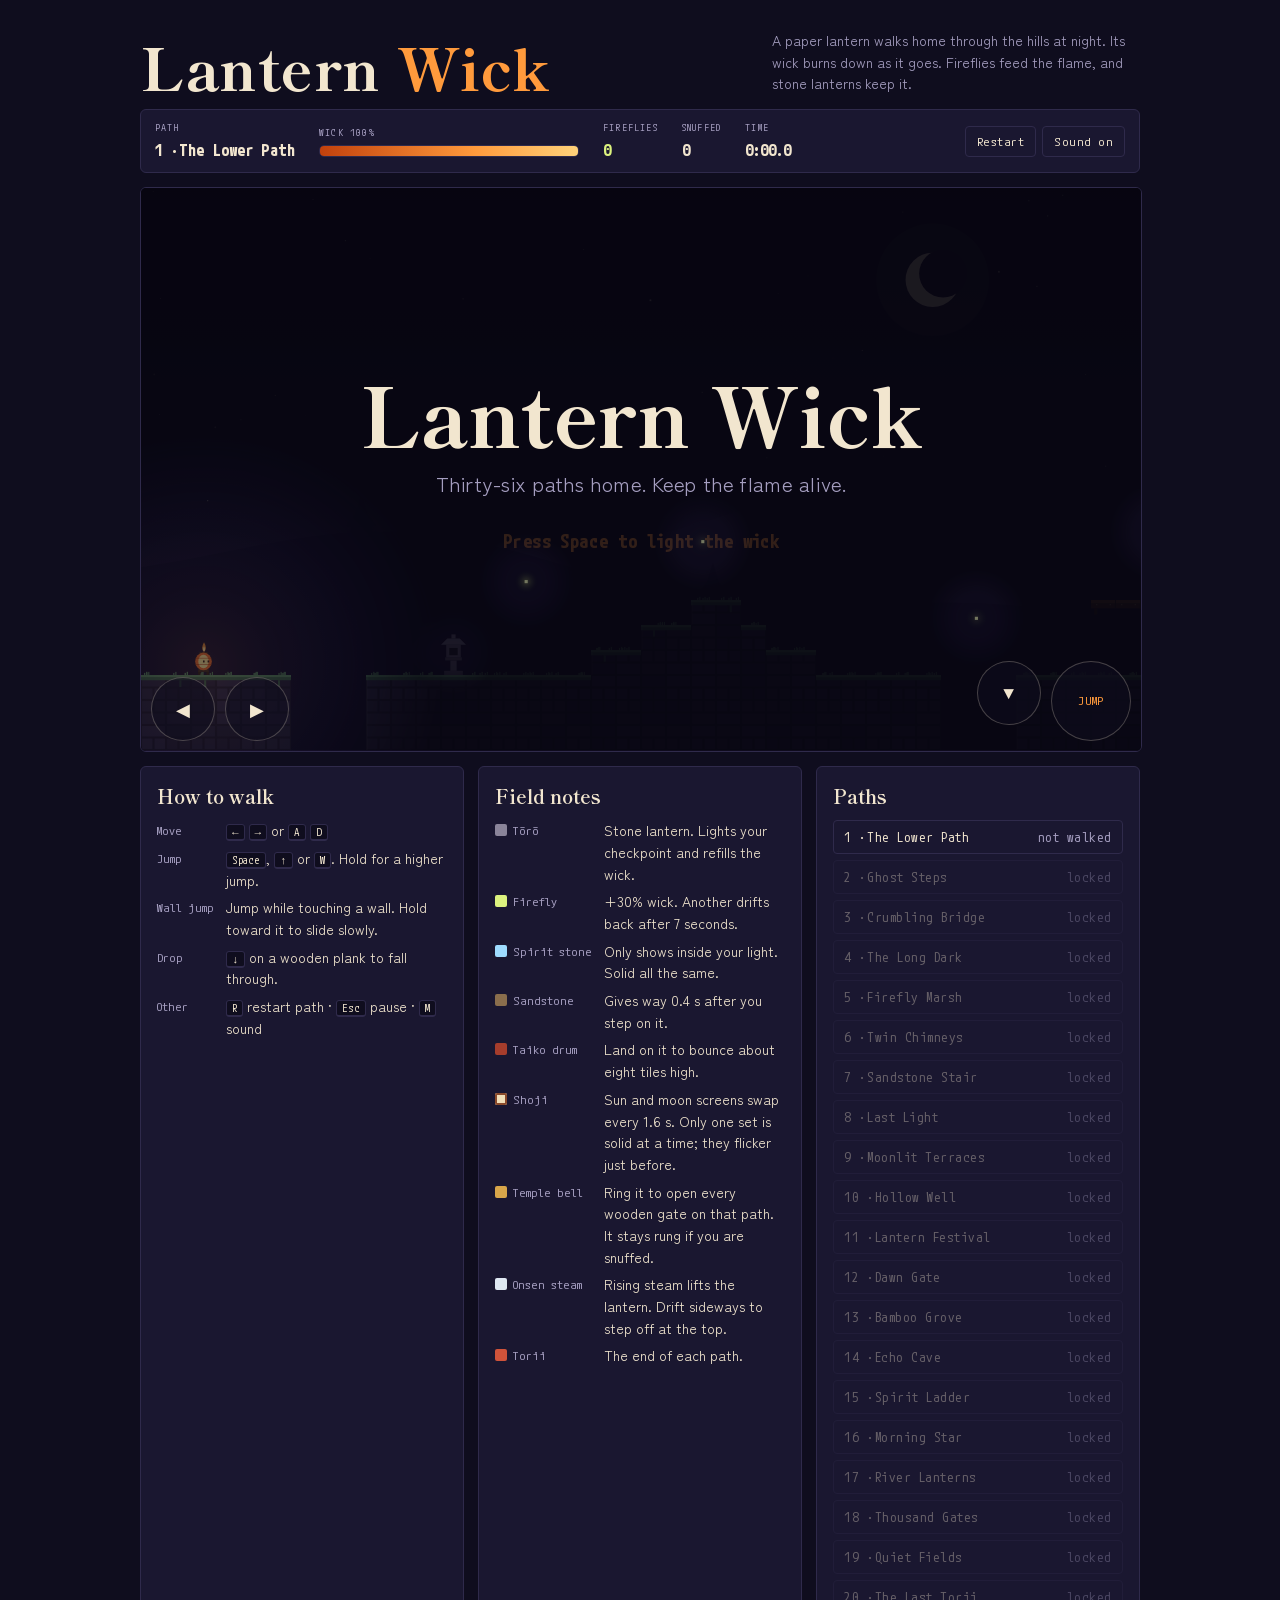
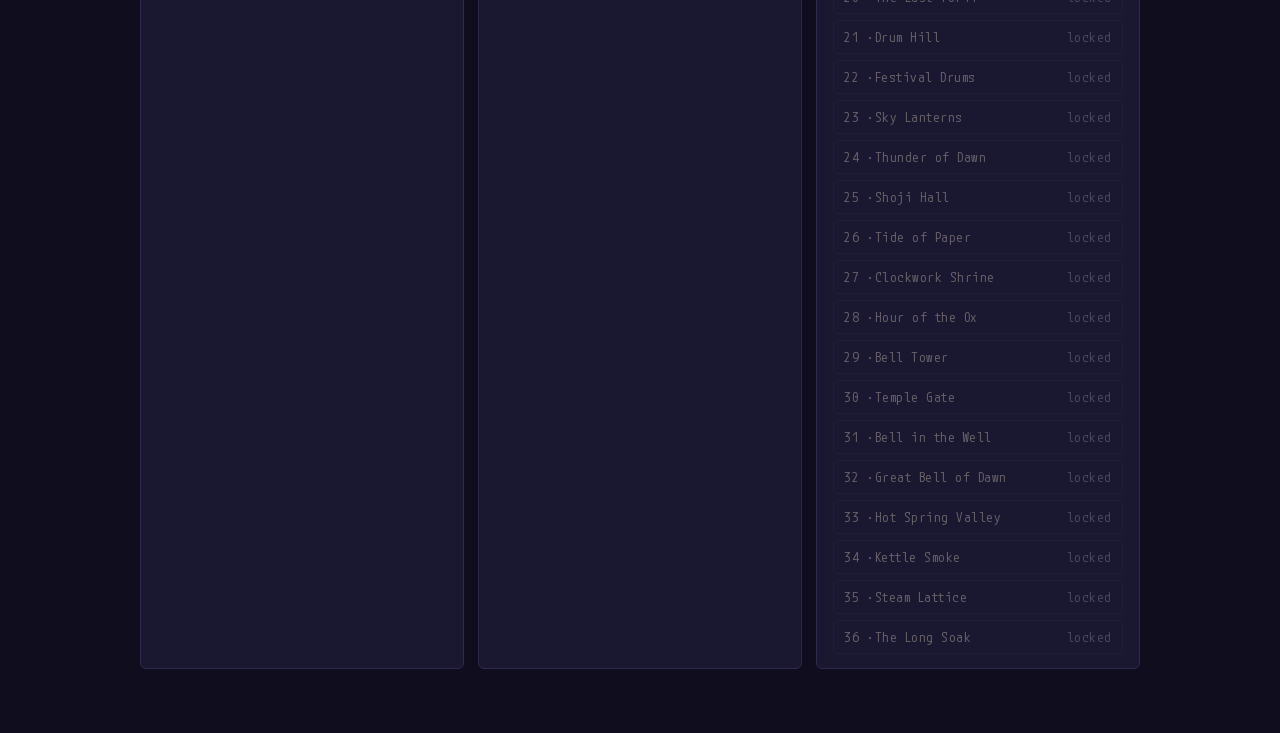
<file: lantern-wick.html>
<!doctype html>
<html lang="en">
<head>
<meta charset="utf-8">
<meta name="viewport" content="width=device-width, initial-scale=1">
<title>Lantern Wick</title>
<link rel="preconnect" href="https://fonts.googleapis.com">
<link rel="preconnect" href="https://fonts.gstatic.com" crossorigin>
<link href="https://fonts.googleapis.com/css2?family=Shippori+Mincho+B1:wght@700;800&family=Zen+Kaku+Gothic+New:wght@400;700&family=M+PLUS+1+Code:wght@500;700&display=swap" rel="stylesheet">
<style>
/* Layout: a night walk — title on the hillside, a paper strip of readings, the 16:9 stage, field notes pinned beneath */
:root{
  --night:#0f0d1e;     /* page: indigo night */
  --dusk:#1a1730;      /* raised panels */
  --line:#2f2a4b;      /* hairlines */
  --paper:#f2e6cf;     /* washi text */
  --muted:#a59ec0;     /* labels */
  --ember:#ff9a3c;     /* wick flame */
  --fly:#dcf27e;       /* firefly glow */
  --torii:#d0533a;     /* shrine red */
  --display:"Shippori Mincho B1", "Hiragino Mincho ProN", "Yu Mincho", Georgia, serif;
  --body:"Zen Kaku Gothic New", "Hiragino Sans", system-ui, sans-serif;
  --mono:"M PLUS 1 Code", ui-monospace, "SFMono-Regular", Menlo, monospace;
  color-scheme: dark;
}
html,body{background:var(--night)}
body{color:var(--paper);font-family:var(--body);font-size:15px;line-height:1.55}
.wrap{max-width:1000px;margin:0 auto;padding-inline:16px;padding-block:22px 56px;display:grid;gap:14px}
.top{display:flex;flex-wrap:wrap;align-items:flex-end;justify-content:space-between;gap:8px 28px}
h1{font-family:var(--display);font-weight:800;font-size:clamp(34px,7vw,58px);line-height:1;margin:0;letter-spacing:.01em;text-wrap:balance}
h1 span{color:var(--ember)}
.tag{margin:0;color:var(--muted);font-size:14px;max-width:46ch}

.hud{display:flex;flex-wrap:wrap;align-items:center;gap:10px 24px;background:var(--dusk);border:1px solid var(--line);padding:10px 14px;border-radius:6px}
.stat{display:grid;gap:2px;min-width:0}
.lbl{font-family:var(--mono);font-size:10px;letter-spacing:.12em;text-transform:uppercase;color:var(--muted)}
.val{font-family:var(--mono);font-weight:700;font-size:16px;font-variant-numeric:tabular-nums;white-space:nowrap}
.val.fly{color:var(--fly)}
.wick{display:grid;gap:4px;min-width:150px;flex:1 1 160px;max-width:260px}
.bar{height:10px;border-radius:5px;background:#0b0a16;border:1px solid var(--line);overflow:hidden}
.bar i{display:block;height:100%;width:var(--w,100%);background:linear-gradient(90deg,#c2410c,var(--ember) 60%,#ffd27a);transition:width .12s linear}
.wick.low .bar i{animation:pulse .5s ease-in-out infinite alternate}
@keyframes pulse{to{opacity:.35}}
.tools{margin-left:auto;display:flex;gap:6px}
button{font-family:var(--mono);font-size:12px;letter-spacing:.04em;padding:7px 11px;background:transparent;color:var(--paper);border:1px solid var(--line);border-radius:4px;cursor:pointer}
button:hover{border-color:var(--muted)}
button:focus-visible,canvas:focus-visible{outline:2px solid var(--ember);outline-offset:2px}
button:disabled{opacity:.35;cursor:not-allowed}

.stage{position:relative;width:100%;max-width:100%;aspect-ratio:16/9;border-radius:6px;overflow:hidden;border:1px solid var(--line);background:#06050e;touch-action:none;user-select:none;-webkit-user-select:none}
canvas{display:block;width:100%;height:100%}
.pad{position:absolute;inset:auto 0 0 0;display:flex;justify-content:space-between;align-items:flex-end;padding:10px;pointer-events:none}
.pad .grp{display:flex;gap:10px;pointer-events:auto}
.pad button{width:clamp(48px,13vw,64px);height:clamp(48px,13vw,64px);border-radius:50%;background:rgba(15,13,30,.55);border-color:rgba(242,230,207,.25);font-size:18px;display:grid;place-items:center;padding:0;touch-action:none}
.pad button.jump{width:clamp(60px,17vw,80px);height:clamp(60px,17vw,80px);font-size:12px;color:var(--ember)}
.pad button.on{background:rgba(255,154,60,.25)}

.notes{display:grid;grid-template-columns:repeat(auto-fit,minmax(min(100%,280px),1fr));gap:14px}
.card{background:var(--dusk);border:1px solid var(--line);border-radius:6px;padding:14px 16px;display:grid;gap:10px;align-content:start;min-width:0}
h2{font-family:var(--display);font-weight:700;font-size:19px;margin:0;text-wrap:balance}
dl{margin:0;display:grid;grid-template-columns:auto 1fr;gap:6px 12px;font-size:14px}
dt{font-family:var(--mono);font-size:12px;color:var(--muted);white-space:nowrap;padding-top:2px}
dd{margin:0;min-width:0}
kbd{font-family:var(--mono);font-size:11px;border:1px solid var(--line);border-bottom-width:2px;border-radius:3px;padding:0 5px;background:var(--night);color:var(--paper)}
.paths{list-style:none;margin:0;padding:0;display:grid;gap:6px}
.paths button{width:100%;display:flex;justify-content:space-between;gap:10px;text-align:left;font-size:13px;padding:8px 10px}
.paths button[aria-current="true"]{border-color:var(--ember)}
.paths .best{color:var(--muted);font-variant-numeric:tabular-nums}
.sw{display:inline-block;width:12px;height:12px;border-radius:2px;vertical-align:-1px;margin-right:6px}
@media (prefers-reduced-motion: reduce){.wick.low .bar i{animation:none}}
</style>

<div class="wrap">
  <header class="top">
    <h1>Lantern <span>Wick</span></h1>
    <p class="tag">A paper lantern walks home through the hills at night. Its wick burns down as it goes. Fireflies feed the flame, and stone lanterns keep it.</p>
  </header>

  <section class="hud" aria-label="Status">
    <div class="stat"><span class="lbl">Path</span><span class="val" id="hLevel">1 · The Lower Path</span></div>
    <div class="wick" id="hWick"><span class="lbl">Wick <span id="hWickPct">100%</span></span><div class="bar"><i id="hBar"></i></div></div>
    <div class="stat"><span class="lbl">Fireflies</span><span class="val fly" id="hFlies">0</span></div>
    <div class="stat"><span class="lbl">Snuffed</span><span class="val" id="hDeaths">0</span></div>
    <div class="stat"><span class="lbl">Time</span><span class="val" id="hTime">0:00.0</span></div>
    <div class="tools">
      <button id="bRestart" type="button" title="Restart this path (R)">Restart</button>
      <button id="bSound" type="button" aria-pressed="true" title="Sound (M)">Sound on</button>
    </div>
  </section>

  <div class="stage" id="stage">
    <canvas id="game" tabindex="0" aria-label="Lantern Wick game. Arrow keys to move, Space to jump."></canvas>
    <div class="pad" id="pad" hidden>
      <div class="grp">
        <button type="button" data-k="left" aria-label="Move left">◀</button>
        <button type="button" data-k="right" aria-label="Move right">▶</button>
      </div>
      <div class="grp">
        <button type="button" data-k="down" aria-label="Drop through plank">▼</button>
        <button type="button" data-k="jump" class="jump" aria-label="Jump">JUMP</button>
      </div>
    </div>
  </div>

  <section class="notes">
    <div class="card">
      <h2>How to walk</h2>
      <dl>
        <dt>Move</dt><dd><kbd>←</kbd> <kbd>→</kbd> or <kbd>A</kbd> <kbd>D</kbd></dd>
        <dt>Jump</dt><dd><kbd>Space</kbd>, <kbd>↑</kbd> or <kbd>W</kbd>. Hold for a higher jump.</dd>
        <dt>Wall jump</dt><dd>Jump while touching a wall. Hold toward it to slide slowly.</dd>
        <dt>Drop</dt><dd><kbd>↓</kbd> on a wooden plank to fall through.</dd>
        <dt>Other</dt><dd><kbd>R</kbd> restart path · <kbd>Esc</kbd> pause · <kbd>M</kbd> sound</dd>
      </dl>
    </div>
    <div class="card">
      <h2>Field notes</h2>
      <dl>
        <dt><span class="sw" style="background:#8a8499"></span>Tōrō</dt><dd>Stone lantern. Lights your checkpoint and refills the wick.</dd>
        <dt><span class="sw" style="background:var(--fly)"></span>Firefly</dt><dd>+30% wick. Another drifts back after 7 seconds.</dd>
        <dt><span class="sw" style="background:#9fdcff"></span>Spirit stone</dt><dd>Only shows inside your light. Solid all the same.</dd>
        <dt><span class="sw" style="background:#8a6e4c"></span>Sandstone</dt><dd>Gives way 0.4 s after you step on it.</dd>
        <dt><span class="sw" style="background:#a63d2c"></span>Taiko drum</dt><dd>Land on it to bounce about eight tiles high.</dd>
        <dt><span class="sw" style="background:#f1dfb8;box-shadow:inset 0 0 0 2px #8a4a2a"></span>Shoji</dt><dd>Sun and moon screens swap every 1.6 s. Only one set is solid at a time; they flicker just before.</dd>
        <dt><span class="sw" style="background:#d8a64a"></span>Temple bell</dt><dd>Ring it to open every wooden gate on that path. It stays rung if you are snuffed.</dd>
        <dt><span class="sw" style="background:#dfe8f2"></span>Onsen steam</dt><dd>Rising steam lifts the lantern. Drift sideways to step off at the top.</dd>
        <dt><span class="sw" style="background:var(--torii)"></span>Torii</dt><dd>The end of each path.</dd>
      </dl>
    </div>
    <div class="card">
      <h2>Paths</h2>
      <ol class="paths" id="paths"></ol>
    </div>
  </section>
</div>

<script>
const LEVELS = [
 {
  "name": "The Lower Path",
  "drain": 3.0,
  "map": [
   "",
   "",
   "",
   "",
   "",
   "",
   "",
   "",
   "",
   "",
   "",
   "",
   "",
   "",
   "",
   "",
   "                      f                 f                           f",
   "",
   "               f",
   "                      ##         f    ====            f           =====",
   "                    #####",
   "  P         L     #########                 ^^^           L    ^^       G",
   "######   #######################   ##################   ####################",
   "######   #######################   ##################   ####################",
   "######   #######################   ##################   ####################"
  ]
 },
 {
  "name": "Ghost Steps",
  "drain": 3.6,
  "map": [
   "",
   "",
   "",
   "",
   "",
   "",
   "",
   "",
   "                                                 f",
   "                                    ##                 f",
   "                                    ##",
   "                                    ## f    L   ^^^",
   "                                    ##   ####################",
   "                                    ##   ####################",
   "                                    ##   ####################",
   "                                    ##   ####################",
   "                                    ## f ####################",
   "                  f                 ##   ####################",
   "             f        f             ##   ####################                   f",
   "                                f        ####################         f",
   "                 ~~                      ####################",
   "  P   L      ~~      ~~     L            ####################^^^^          L   ^^^    G",
   "###########              #################################################################",
   "###########              #################################################################",
   "###########              #################################################################"
  ]
 },
 {
  "name": "Crumbling Bridge",
  "drain": 4.0,
  "map": [
   "",
   "",
   "",
   "",
   "",
   "",
   "",
   "                                                                     f",
   "",
   "",
   "                                                                 L  ^^^   ^^",
   "                                                           f   ##################",
   "                                                               ##################     f",
   "                                   f                           ##################",
   "                                                    f          ##################",
   "                         f                                V    ##################   ====",
   "                                CC   CC    L    ^^             ##################",
   "               f                         ###############       ##################",
   "                         M               ###############       ##################",
   "                                         ###############       ##################",
   "          CCCCCCCCCCC                    ###############       ##################",
   "  P  L                                   ###############       ##################^^^^^^         G",
   "#########                                ###############       #####################################",
   "#########                                ###############       #####################################",
   "#########                                ###############       #####################################"
  ]
 },
 {
  "name": "The Long Dark",
  "drain": 4.6,
  "map": [
   "",
   "",
   "",
   "                                                        f",
   "                                    ##                            f",
   "                                    ##       L      ^^",
   "                                    ##   ####################CCCCCCCCCC",
   "                                    ##   ####################",
   "                                    ## f ##",
   "                                    ##   ##",
   "                                    ##   ##                                     f",
   "                     f                   ##",
   "                                         ##                                 L",
   "                          L   ^^       f ##                               ~~~~~~~~~~~",
   "                    ~~~ ##############   ##",
   "             f          ##############   ##",
   "                ~~~                      ##",
   "                                         ##",
   "            ~~~                          ##",
   "                                         ##                                                    f",
   "        ~~~",
   "  P L                                                                                ^^^^               G",
   "#######                                                                              #########################",
   "#######                                                                              #########################",
   "#######                                                                              #########################"
  ]
 },
 {
  "name": "Firefly Marsh",
  "drain": 4.8,
  "map": [
   "",
   "",
   "",
   "",
   "",
   "",
   "",
   "",
   "",
   "                                                                            f",
   "",
   "                                                                f                     f",
   "                                                f                   ###  CCCCCCCC",
   "                                                                    ###",
   "                                         f                          ###             ====",
   "               f                f              ~~~                  ###",
   "                                                               V    ###",
   "                         f              ====           L            ###",
   "                 ====                                ########       ###",
   "                               M                     ########       ###                             f",
   "          ====          ====                         ########       ###",
   "  P  L                                               ########       ###                    ^^^   L       G",
   "########                                             ########       ###                    ###################",
   "########                                             ########       ###                    ###################",
   "########                                             ########       ###                    ###################"
  ]
 },
 {
  "name": "Twin Chimneys",
  "drain": 5.0,
  "map": [
   "",
   "",
   "",
   "                               f",
   "                      L    ^^                                           f",
   "                   ################",
   "                   ################                       ##       L",
   "              ##   ##                                     ##   #############",
   "              ##   ##                  f                  ##   #############",
   "              ## f ##                                     ##   ##                f",
   "              ##   ##                                     ## f ##",
   "              ##   ##                CCCC                 ##   ##",
   "              ##   ##                        f            ##   ##              ====",
   "              ##   ##                                     ##   ##                      f",
   "              ##   ##                                     ##   ##",
   "              ## f ##                       ~~~           ##   ##",
   "              ##   ##                                 f        ##                    ====",
   "              ##   ##                                        f ##",
   "          f   ##   ##                              L           ##",
   "                   ##                            ###########   ##",
   "                   ##                            ###########   ##",
   "  P   L            ##                            ###########   ##                               G",
   "#####################                            ###########   ##                          #########",
   "#####################                            ###########   ##                          #########",
   "#####################                            ###########   ##                          #########"
  ]
 },
 {
  "name": "Sandstone Stair",
  "drain": 5.3,
  "map": [
   "",
   "",
   "",
   "",
   "",
   "                                                                                                 f",
   "",
   "                                                                                   f",
   "                                                                                        L    ^^     G",
   "                                                                                      ###################",
   "                                                                                      ###################",
   "                        f       f       f           f              f    f             ###################",
   "                                                                                      ###################",
   "                              L                                                   V   ###################",
   "                       CCC  #######    M       CCCCCCCCCCCC      ~~  ~~  ~~   f       ###################",
   "              f             #######                                                   ###################",
   "                  CCC                                         L ^^^^^^^^^^^^          ###################",
   "                                                             ####################     ###################",
   "             CCC                                             ####################     ###################",
   "                                                             ####################     ###################",
   "        CCC                                                  ####################     ###################",
   "  P L                                                        ####################     ###################",
   "#######                                                      ####################     ###################",
   "#######                                                      ####################     ###################",
   "#######                                                      ####################     ###################"
  ]
 },
 {
  "name": "Last Light",
  "drain": 5.6,
  "map": [
   "",
   "",
   "",
   "                                                                                                                      f",
   "",
   "                                                       f       f",
   "                                     ##                                                                  f       ^^^         G",
   "                                     ##      L     ^^                   f                                   ######################",
   "                                     ##   #################CCCCCCCC                                         ######################",
   "                                     ## f #################                      f                          ######################",
   "                                     ##   ##                           M                                    ######################",
   "                                     ##   ##                                             f              V   ######################",
   "                                     ##   ##                                    ===                         ######################",
   "                          f               ##                                                                ######################",
   "                                          ##                                          ~~   ~~    L          ######################",
   "              f       f       L  ^^     f ##                                                   #######      ######################",
   "                         ~~  ##########   ##                                                   #######      ######################",
   "                             ##########   ##                                                   #######      ######################",
   "             ~~      ~~                   ##                                                   #######      ######################",
   "                                          ##                                                   #######      ######################",
   "         ~~      ~~                       ##                                                   #######      ######################",
   "  P L                                     ##                                                   #######      ######################",
   "#######                                                                                        #######      ######################",
   "#######                                                                                        #######      ######################",
   "#######                                                                                        #######      ######################"
  ]
 },
 {
  "name": "Moonlit Terraces",
  "drain": 5.0,
  "map": [
   "",
   "",
   "",
   "",
   "                                             f       f",
   "",
   "",
   "                                        f   ===  CCCCCCCC",
   "                                                             L",
   "                                                            ###",
   "                        f         f    ===                  ###",
   "                                                            ### f",
   "                              L                             ###",
   "                            #########                       ###   ~~",
   "                            #########                       ###       f",
   "                       V    #########                       ###               f                          f",
   "                f           #########                       ###",
   "                            #########                       ###        ~~",
   "                            #########                       ###              M                        =======",
   "            #########       #########                       ###                                f               f",
   "            #########       #########                       ###",
   "  P  L      #########       #########                       ###                       ^^^   L   ^^      ^^^        G",
   "#########   #########       #########                       ###                       ##################################",
   "#########   #########       #########                       ###                       ##################################",
   "#########   #########       #########                       ###                       ##################################"
  ]
 },
 {
  "name": "Hollow Well",
  "drain": 5.4,
  "map": [
   "",
   "",
   "",
   "                            f                                           f",
   "               ##                                             L    ^^",
   "               ## f    L                                   #################",
   "               ##   ###########                            #################",
   "               ##   ###########   f                   ##   ##",
   "               ##   ##                                ##   ##",
   "               ##   ##                                ##   ##                  f",
   "               ## f ##           CCC   f              ##   ##",
   "               ##   ##                                ## f ##",
   "               ##   ##                                ##   ##                 ===",
   "               ##   ##                CCC   f         ##   ##",
   "               ##   ##                                ##   ##",
   "               ##   ##                                ##   ##",
   "               ## f ##                     CCC      f ##   ##",
   "               ##   ##                                   f ##",
   "               ##   ##                            L        ##",
   "          f    ##   ##                          ########   ##                      f",
   "                    ##                          ########   ##",
   "  P  L              ##                          ########   ##                        G",
   "######################                          ########   ##                  ###########",
   "######################                          ########   ##                  ###########",
   "######################                          ########   ##                  ###########"
  ]
 },
 {
  "name": "Lantern Festival",
  "drain": 6.0,
  "map": [
   "",
   "",
   "",
   "",
   "",
   "",
   "",
   "                                                    f        f    f   f",
   "                                           f                                f",
   "                                                 L   ^^",
   "                                               ##########  ~~  CCC  ~~  CCC     f",
   "                                      f        ##########",
   "",
   "                                                                             ====",
   "                                          V",
   "                   f",
   "            f                        V",
   "                         f",
   "                M              L                                                              f         f         f",
   "                             ######                                                                                     f",
   "          M           M      ######",
   "  P L                        ######                                                 ^^^  L   ^^^   L   ^^^   L   ^^^        G",
   "#######                      ######                                                 ##############################################",
   "#######                      ######                                                 ##############################################",
   "#######                      ######                                                 ##############################################"
  ]
 },
 {
  "name": "Dawn Gate",
  "drain": 6.2,
  "map": [
   "",
   "",
   "",
   "                                                                                                                                f",
   "                                                                                f     f",
   "                                                  f                                                           ##",
   "                                 ##                                f    L                                     ##      L   ^^^         G",
   "                                 ##      L    ^^          f            ###  CCCCCCCCCCCC    f                 ## f #########################",
   "                                 ## f ###############                  ###                                    ##   #########################",
   "                                 ##   ###############                  ###                                    ##   ##",
   "                                 ##   ##                 M             ###                 ~~     f           ##   ##",
   "                                 ##   ##                               ###                                    ##   ##",
   "                                 ##   ##                          V    ###                                    ##   ##",
   "                    f          f      ##                               ###                      ====        f    f ##",
   "                                    f ##                               ###                                         ##",
   "                f        L  ^^        ##                               ###                               L         ##",
   "                   ~~  ############   ##                               ###                             #########   ##",
   "           f           ############   ##                               ###                             #########   ##",
   "               ~~                     ##                               ###                             #########   ##",
   "                                      ##                               ###                             #########   ##",
   "         CCCC                         ##                               ###                             #########   ##",
   "  P L                                 ##                               ###                             #########   ##",
   "#######                                                                ###                             #########   ##",
   "#######                                                                ###                             #########   ##",
   "#######                                                                ###                             #########   ##"
  ]
 },
 {
  "name": "Bamboo Grove",
  "drain": 5.6,
  "map": [
   "",
   "",
   "",
   "",
   "",
   "",
   "",
   "",
   "",
   "",
   "                                                  f",
   "",
   "",
   "                  f                         f   ====  f             f    f",
   "",
   "                                                                                        f",
   "           f    =====    f            f   =====      ==       f   CCCC  ~~    f                  f",
   "",
   "",
   "        =======       ======       ======                   =====           ====       M       ====",
   "",
   "  P  L    ^^^^^^^^^^^^^^^^^^^^ L ^^^^^^^^^^^^^^^^^^^^^^^ L ^^^^^^^^^^^^^^^^^^^^^^ L ^^^^^^^^^^^^^^^^^     G",
   "##############################################################################################################",
   "##############################################################################################################",
   "##############################################################################################################"
  ]
 },
 {
  "name": "Echo Cave",
  "drain": 5.8,
  "map": [
   "",
   "",
   "",
   "                                                                           f       f       f",
   "",
   "                                                                 L    ^^^             ^^       G",
   "############################################################   ##############~~~####################",
   "############################################################   ##############   ####################",
   "############################################################ f ##############   ####################",
   "############################################################   ##############   ####################",
   "############################################################   ##############   ####################",
   "############################################################   ##############   ####################",
   "############################################################ f ##############   ####################",
   "############################################################   ##############   ####################",
   "############################################################   ##############   ####################",
   "                          #####",
   "                          #####                              f",
   "                          #####",
   "                  f                         f        f",
   "          f                 f       f                    ========",
   "",
   "  P  L           ~~~   L   ^^^           CCCCCC   L    ^^",
   "################     ####################      ########################",
   "################     ####################      ########################",
   "################     ####################      ########################"
  ]
 },
 {
  "name": "Spirit Ladder",
  "drain": 6.0,
  "map": [
   "",
   "",
   "",
   "",
   "                     f       f",
   "                                                                   f     f",
   "                          L",
   "                 f  ~~  #######   f",
   "                        #######                                f  ~~  CCCCCC   f",
   "                                                          f",
   "            f   ~~               ~~   f                                                               f",
   "                                                              ~~              ~~   f",
   "",
   "            ~~ f                     ~~   f                                                        =======",
   "                                                                                  ~~                         f",
   "                                                         V",
   "           f   ~~                        ~~   f                                         L    ^^^     ^^^          G",
   "                                                                                      ##################################",
   "                                                   L                                  ##################################",
   "           ~~                                ~~  ######                               ##################################",
   "                                                 ######                               ##################################",
   "  P  L                                           ######                               ##################################",
   "#########                                        ######                               ##################################",
   "#########                                        ######                               ##################################",
   "#########                                        ######                               ##################################"
  ]
 },
 {
  "name": "Morning Star",
  "drain": 6.4,
  "map": [
   "",
   "",
   "",
   "                                                                                                                                 f         f",
   "",
   "                                                      f      f   f        L                                          L     ^^^       ^^^        G",
   "                                     ##                                  ###                                      ####################################",
   "                                     ##      L    ^^                 f   ###    f                            ##   ####################################",
   "                                     ## f ###############  ~~  ~~        ###                                 ##   ##",
   "                                     ##   ###############                ###                                 ## f ##",
   "                                     ##   ##                             ###   ====     f                    ##   ##",
   "                                     ##   ##                        V    ###                                 ##   ##",
   "                                     ##   ##                             ###                                 ##   ##",
   "                        f       f         ##                             ###          CCCCCC     f           ##   ##",
   "                                        f ##                             ###                                 ##   ##",
   "                  f           L  ^^       ##                             ###                               f ## f ##",
   "            f         CCCC  ###########   ##                             ###                   ====               ##",
   "                            ###########   ##                             ###                            L         ##",
   "                M                         ##                             ###                          #########   ##",
   "                                          ##                             ###                          #########   ##",
   "          M                               ##                             ###                          #########   ##",
   "  P L                                     ##                             ###                          #########   ##",
   "#######                                                                  ###                          #########   ##",
   "#######                                                                  ###                          #########   ##",
   "#######                                                                  ###                          #########   ##"
  ]
 },
 {
  "name": "River Lanterns",
  "drain": 5.8,
  "map": [
   "",
   "",
   "",
   "",
   "",
   "",
   "",
   "",
   "                                                                                 f",
   "                                                                     f     f",
   "                                                                f                                f       f      f",
   "",
   "                                                                    ~~  CCCCCC         L    ^^^     ^^^     ^^     G",
   "                        f      f      f                                              ###################################",
   "                                                                                V    ###################################",
   "                  f                         f                                        ###################################",
   "                      M      ====   M                     f    V                     ###################################",
   "            f                                     f                                  ###################################",
   "                M                         M                                          ###################################",
   "                                                         L                           ###################################",
   "          M                                     M      ######                        ###################################",
   "  P L                                                  ######                        ###################################",
   "#######                                                ######                        ###################################",
   "#######                                                ######                        ###################################",
   "#######                                                ######                        ###################################"
  ]
 },
 {
  "name": "Thousand Gates",
  "drain": 6.0,
  "map": [
   "",
   "",
   "",
   "",
   "",
   "",
   "                                                                                                f",
   "                                                                                        f",
   "                                                                       f     f            L",
   "                                                                                   f      ##   CCC",
   "                                                              f          ##               ##",
   "                                                                         ##          ~~   ##",
   "                                                                   ##    ##               ##",
   "                                                                   ##    ##    ##         ##",
   "                                 f             f                   ##    ##    ##         ##",
   "                    f                  f                           ##    ##    ##         ##",
   "                          f        ~~              ##        V     ##    ##    ##         ##",
   "              f ##           L                CC   ##              ##    ##    ##         ##",
   "                ##           ##          ##        ##    f         ##    ##    ##         ##",
   "          ##    ##    ##     ##          ##        ##              ##    ##    ##         ##                   f",
   "          ##    ##    ##     ##          ##        ##              ##    ##    ##         ##",
   "  P  L    ##^^^^##^^^^##^^^^^##^^^^^^^^^^##^^^^^^^^##  L           ##    ##    ##         ##         ^^^^   L     G",
   "###########################################################        ##    ##    ##         ##         ###################",
   "###########################################################        ##    ##    ##         ##         ###################",
   "###########################################################        ##    ##    ##         ##         ###################"
  ]
 },
 {
  "name": "Quiet Fields",
  "drain": 4.5,
  "map": [
   "",
   "",
   "",
   "",
   "",
   "",
   "",
   "",
   "",
   "",
   "",
   "",
   "",
   "",
   "",
   "",
   "                                     f                              f",
   "                                                                                              f",
   "",
   "                                   ======",
   "                                                                 M                           ~~~",
   "  P L                 ^^^                     ^^^   ^^   L                   ^^^     ^^                  G",
   "#############    ##############          ####################           ###################       ############",
   "#############    ##############          ####################           ###################       ############",
   "#############    ##############          ####################           ###################       ############"
  ]
 },
 {
  "name": "The Last Torii",
  "drain": 6.6,
  "map": [
   "",
   "",
   "",
   "                                                                              f",
   "                                                            ##      L    ^^^",
   "                                                            ##   ################    f",
   "                                                            ## f ################                                                                f",
   "               f         f                                  ##   ##",
   "                                 f     f       f            ##   ##                                                           ##      L     ^^^      ^^    G",
   "                    L  ^^                                   ##   ##                 V                                         ##   #############################",
   "           f  ~~  #########                                 ##   ##                        f                                  ##   #############################",
   "                  #########   M      ====  CCCCCCCC         ## f ##                                                           ## f ##",
   "                                                          f ##   ##                                     ###################   ##   ##",
   "          ~~  f                                                  ##                       ~~    f       ###################   ##   ##",
   "                                                       L         ##                                     ###################   ##   ##",
   "                                                     #########   ##                                                           ##   ##",
   "          f  ~~                                      #########   ##                            ~~                f       f       f ##",
   "                                                     #########   ##                                                                ##",
   "                                                     #########   ##                                  L      ^^^     ^^^            ##",
   "         ~~                                          #########   ##                                #############################   ##",
   "                                                     #########   ##                                #############################   ##",
   "  P L                                                #########   ##                                #############################   ##",
   "#######                                              #########   ##                                #############################   ##",
   "#######                                              #########   ##                                #############################   ##",
   "#######                                              #########   ##                                #############################   ##"
  ]
 },
 {
  "name": "Drum Hill",
  "drain": 5.4,
  "map": [
   "",
   "",
   "",
   "",
   "",
   "",
   "",
   "",
   "",
   "                                     f",
   "",
   "                  f               L",
   "                                #########",
   "              L             f   #########",
   "            ###########",
   "          f ###########  f                       f     f     f     f     f     f",
   "",
   "",
   "",
   "                            S                                                             f",
   "                           ###",
   "  P  L    S                ###              ^^S^^^^^S^^^^^S^^^^^S^^^^^S^^^^^S^^^^   L          G",
   "###############            ###              ########################################################",
   "###############            ###              ########################################################",
   "###############            ###              ########################################################"
  ]
 },
 {
  "name": "Festival Drums",
  "drain": 5.8,
  "map": [
   "",
   "",
   "",
   "                                    f",
   "                                 L   ^^",
   "                            f  ##########",
   "                               ##########    f",
   "",
   "                                                               f                  f         f         f",
   "                          f                 ====                      f",
   "                                                    f",
   "               f        L   S                                =====",
   "                      #######                            f                                                     f",
   "                      #######                      ~~                V",
   "            CCCCCCC                                                         L S^^^^^^   S^^^^^^   S^^^^^^ L        G",
   "         f                                                                ##############################################",
   "                                                                          ##############################################",
   "                                                         S                ##############################################",
   "                                                        ###               ##############################################",
   "                                                        ###               ##############################################",
   "                                                        ###               ##############################################",
   "  P L    S                                              ###               ##############################################",
   "###########                                             ###               ##############################################",
   "###########                                             ###               ##############################################",
   "###########                                             ###               ##############################################"
  ]
 },
 {
  "name": "Sky Lanterns",
  "drain": 6.0,
  "map": [
   "",
   "",
   "",
   "",
   "",
   "",
   "                                                                                                    f",
   "                               f",
   "                  f                                                     f     f            L    ^^^   ^^  G",
   "                                                                                         #####################",
   "                             ====                              f                         #####################",
   "                 L                                                     ~~  CCCCCC    f   #####################",
   "               ######    f                              f                                #####################",
   "               ######                     f                   ~~   f                     #####################",
   "          f                         f           f                                        #####################",
   "                                                       L                                 #####################",
   "                                                     ######                          S   #####################",
   "                         S                           ######                         ###  #####################",
   "                        ###               S          ######        S                     #####################",
   "          S                         S    ###    S    ######       ###                    #####################",
   "         ###                       ###         ###   ######                              #####################",
   "  P L                                                ######                              #####################",
   "#######                                              ######                              #####################",
   "#######                                              ######                              #####################",
   "#######                                              ######                              #####################"
  ]
 },
 {
  "name": "Thunder of Dawn",
  "drain": 6.6,
  "map": [
   "",
   "",
   "",
   "                                        f",
   "                       ##                                                                                f",
   "                       ##      L    ^^",
   "                       ##   ###############               f      f                  ##      L     ^^^",
   "                       ## f ###############                                         ##   ######################",
   "                       ##   ##                                           f          ## f ######################",
   "                       ##   ##                       f    ~~  CCCCCCC               ##   ##",
   "                       ##   ##                 f                                    ##   ##",
   "                 f          ##                                                      ##   ##",
   "                          f ##                                          V           ##   ##",
   "               L   ^^       ##                                                      ##   ##",
   "             ############   ##                       S                            f    f ##",
   "         f   ############   ##                 S    ###                                  ##                            f     f     f     f",
   "                            ##                ###                              L         ##",
   "                            ##                                               #########   ##",
   "                            ##                                               #########   ##",
   "                            ##                                               #########   ##",
   "                                                                             #########   ##",
   "  P L    S                                                                   #########   ##                       ^^S^^^^^S^^^^^S^^^^^S^^^^^   L  G",
   "#############                                                                #########   ##                       ####################################",
   "#############                                                                #########   ##                       ####################################",
   "#############                                                                #########   ##                       ####################################"
  ]
 },
 {
  "name": "Shoji Hall",
  "drain": 5.4,
  "map": [
   "",
   "",
   "",
   "",
   "",
   "",
   "",
   "",
   "",
   "",
   "                                                                          f               f",
   "",
   "                                                                                L    ^^^       G",
   "                                                                     f   BBB  ######################",
   "                                                                              ######################",
   "                                                                              ######################",
   "                                                A    B          f   AAA       ######################",
   "              f     f     f     f     f         A    B                        ######################",
   "                                                A    B                        ######################",
   "                                                A f  B         BBB            ######################",
   "            AAAA  BBBB  AAAA  BBBB  AAAA        A    B                        ######################",
   "  P  L                                     L    A    B                        ######################",
   "###########                              ####################                 ######################",
   "###########                              ####################                 ######################",
   "###########                              ####################                 ######################"
  ]
 },
 {
  "name": "Tide of Paper",
  "drain": 5.8,
  "map": [
   "",
   "",
   "",
   "",
   "",
   "",
   "",
   "",
   "                 f      f      f         f",
   "                                                         A f                                     f",
   "                                      L                  A",
   "               AAAAA  BBBBB  AAAAA  #########         L  A                              L   ^^^     ^^^   G",
   "                                    #########       #########                         ########################",
   "                                                    #########   f           f         ########################",
   "            f                                   f                                 f   ########################",
   "                                                                      f               ########################",
   "                                                               BBBB        BBBB       ########################",
   "                                                                                      ########################",
   "                                                                     AAAA             ########################",
   "            S                                   S                                 S   ########################",
   "           ###                                 ###                               ###  ########################",
   "  P L                                                                                 ########################",
   "#########                                                                             ########################",
   "#########                                                                             ########################",
   "#########                                                                             ########################"
  ]
 },
 {
  "name": "Clockwork Shrine",
  "drain": 6.0,
  "map": [
   "",
   "",
   "",
   "                                          f",
   "                               L     ^^",
   "                    #   f   ##################",
   "                    #       ##################    f",
   "                    #AAA    ##",
   "                    #       ##",
   "                    #       ##                   AAAA   f",
   "                    #    BBB##",
   "                    #   f   ##",
   "                    #       ##                         BBBB   f",
   "                    #AAA    ##                                                  A    f B    f A",
   "                    #       ##                                            f     A      B      A      f",
   "                    #       ##                               AAAA               A      B      A",
   "                    #    BBB##                                       L          A ^^^  B ^^^  A  L       G",
   "                    #   f   ##                                     ###########################################",
   "                    #       ##                                     ###########################################",
   "            f       #AAA    ##                                     ###########################################",
   "                            ##                                     ###########################################",
   "  P  L                      ##                                     ###########################################",
   "##############################                                     ###########################################",
   "##############################                                     ###########################################",
   "##############################                                     ###########################################"
  ]
 },
 {
  "name": "Hour of the Ox",
  "drain": 6.6,
  "map": [
   "",
   "",
   "",
   "",
   "",
   "                                                                    f     f       f",
   "",
   "                                                  f",
   "                                 ##                                BBBB  AAAA  CCCCCC    f",
   "                                 ##      L    ^^                                                                       f",
   "                                 ## f ###############          f",
   "                                 ##   ###############    f                              V",
   "                                 ##   ##                                                                 A      B             A",
   "                                 ##   ##                                                            f    A    f B             A    f      f",
   "                                 ##   ##                                                                 A      B             A",
   "                             f        ##                       S                               L         A ^^^  B   S^^^^^^   A  L   ^^^    ^^    G",
   "                                    f ##                 S    ###                            #########################################################",
   "          f    f    f     L   ^^      ##                ###                                  #########################################################",
   "                        ###########   ##                                                     #########################################################",
   "                        ###########   ##                                                     #########################################################",
   "         AAA  BBB  AAA                ##                                                     #########################################################",
   "  P L                                 ##                                                     #########################################################",
   "#######                               ##                                                     #########################################################",
   "#######                               ##                                                     #########################################################",
   "#######                                                                                      #########################################################"
  ]
 },
 {
  "name": "Bell Tower",
  "drain": 5.4,
  "map": [
   "",
   "",
   "",
   "                                        D",
   "                                        D",
   "                                        D",
   "                                        D",
   "                              f         D",
   "                                        D",
   "                           b            D",
   "                      f  ====           D",
   "                                        D",
   "                                        D",
   "                 f  ====                D",
   "                                        D",
   "                                        D",
   "            f  ====                     D",
   "                                        D                      f",
   "                                        D",
   "          ====                        f D         f                              f        f",
   "                                        D                    CCCCCC",
   "  P  L                             L    D    ^^^    ^^                L     ^^^     ^^^        G",
   "#############################################################      #################################",
   "#############################################################      #################################",
   "#############################################################      #################################"
  ]
 },
 {
  "name": "Temple Gate",
  "drain": 5.6,
  "map": [
   "",
   "",
   "",
   "                            DD",
   "                            DD",
   "                            DD",
   "                            DD",
   "                            DD",
   "                        f   DD",
   "                 f          DD",
   "                            DD",
   "                            DD",
   "                  ^^ CCC b  DD",
   "              ############# DD",
   "              ############# DD",
   "            f               DD                                    f         f           f",
   "                            DD",
   "                            DD               f     f     f     L      ^^^       ^^^            G",
   "                            DD                               #######################################",
   "        f                   DD      f                        #######################################",
   "                            DD             AAAA  BBBB  AAAA  #######################################",
   "  P L       S               DD   L                           #######################################",
   "#########################################                    #######################################",
   "#########################################                    #######################################",
   "#########################################                    #######################################"
  ]
 },
 {
  "name": "Bell in the Well",
  "drain": 5.8,
  "map": [
   "",
   "",
   "",
   "                        D                                                        f         f",
   "                        D                                  ##",
   "                        D                                  ##       L     ^^^         ^^       G",
   "                        D                                  ## f ####################################",
   "                        D                                  ##   ####################################",
   "                        D                                  ##   ##",
   "                        D                                  ##   ##",
   "                        D                                  ##   ##",
   "       f            f   D   f      f   f               f      f ##",
   "                        D                                       ##",
   "  P L                   D                    L    ^^            ##",
   "#########        ##############CCCCCCCCCC  ##################   ##",
   "#########        ##############            ##################   ##",
   "#########      f ##############            ##################   ##",
   "#########        ##############            ##################   ##",
   "#########        ##############            ##################   ##",
   "#########  f     ##############            ##################   ##",
   "#########        ##############            ##################",
   "#########   b  S ##############            ##################",
   "###############################            ##################",
   "###############################            ##################",
   "###############################            ##################"
  ]
 },
 {
  "name": "Great Bell of Dawn",
  "drain": 6.6,
  "map": [
   "",
   "",
   "",
   "                                                                              f                                             D",
   "                                                   f        ##      L    ^^^                                                D",
   "                                                            ##   ################    f                                      D",
   "                                                            ## f ################                                           D                    f",
   "               f         f                      b           ##   ##                                                         D",
   "                                 f     f       f###         ##   ##                                                         D ##      L     ^^^      ^^    G",
   "                    L  ^^                                 f ##   ##                 V                                       D ##   #############################",
   "           f  ~~  #########                                 ##   ##                        f                                D ##   #############################",
   "                  #########   M      ====  CCCCCCCC         ## f ##                                                         D ## f ##",
   "                                                            ##   ##                                     ################### D ##   ##",
   "          ~~  f                                                  ##                       ~~    f       ################### D ##   ##",
   "                                                      SL         ##                                     ################### D ##   ##",
   "                                                     #########   ##                                                         D ##   ##",
   "          f  ~~                                      #########   ##                            ~~                f       f  D    f ##",
   "                                                     #########   ##                                                         D      ##",
   "                                                     #########   ##                                  L      ^^^     ^^^     D      ##",
   "         ~~                                          #########   ##                                #############################   ##",
   "                                                     #########   ##                                #############################   ##",
   "  P L                                                #########   ##                                #############################   ##",
   "#######                                              #########   ##                                #############################   ##",
   "#######                                              #########   ##                                #############################   ##",
   "#######                                              #########   ##                                #############################   ##"
  ]
 },
 {
  "name": "Hot Spring Valley",
  "drain": 5.8,
  "map": [
   "",
   "",
   "",
   "",
   "",
   "",
   "",
   "                                             f",
   "                                www",
   "                                www  L    ^^               www",
   "                                www##############          www    f",
   "                      f         www##############          www          G",
   "          ww                    www##############          www###############",
   "          ww  L    ^^           wfw                        www###############",
   "          ww################    www                        wfw###############",
   "          ww################    www                        www###############",
   "          wf################    www                        www###############",
   "          ww################    www                        www###############",
   "          ww################    www                        www###############",
   "       f  ww################    www                  f     www###############",
   "          ww################    www                        www###############",
   "  P  L    ww################    www                     L  www###############",
   "############################    www              ############################",
   "############################    www              ############################",
   "############################    www              ############################"
  ]
 },
 {
  "name": "Kettle Smoke",
  "drain": 6.0,
  "map": [
   "",
   "",
   "",
   "",
   "",
   "",
   "",
   "                                            www       f",
   "                                            www",
   "                                            www    ^^",
   "                                            www##########",
   "                            www             www##########",
   "                            www             wfw##########",
   "                            www  L          www##########",
   "                            www#######      www##########",
   "             www            www#######      www##########",
   "             www   f        wfw#######      www##########                  f",
   "             www            www#######      www##########",
   "             www#######     www#######      www##########       f",
   "             wfw#######     www#######      www##########             CCCCCCCCCCC       f",
   "             www#######     www#######      www##########",
   "  P  L       www#######     www#######      www##########^^^^     L                       ^^    G",
   "########     www#######     www#######      www#######################             ##################",
   "########     www#######     www#######      www#######################             ##################",
   "########     www#######     www#######      www#######################             ##################"
  ]
 },
 {
  "name": "Steam Lattice",
  "drain": 6.2,
  "map": [
   "",
   "",
   "",
   "                                                                      f",
   "                                                              www           G",
   "                                                              www################",
   "                                                              www################",
   "                        f          f     f         f          wfw################",
   "                                                              www################",
   "            www  L                           L                www################",
   "            www################AAABBBAAABBB#############      AAA################",
   "            www################            #############      www################",
   "            wfw################            #############      www################",
   "            www################            #############      wfw################",
   "            www################            #############      www################",
   "            AAA################            #############      www################",
   "            www################            #############      BBB################",
   "            www################            #############      www################",
   "            wfw################            #############      www################",
   "        f   www################            #############      wfw################",
   "            www################            #############      www################",
   "  P  L      www################            #############  L   www################",
   "###############################            ######################################",
   "###############################            ######################################",
   "###############################            ######################################"
  ]
 },
 {
  "name": "The Long Soak",
  "drain": 6.4,
  "map": [
   "",
   "",
   "",
   "                                                    f",
   "                                     www",
   "                                     www  L    ^^",
   "                                     www################",
   "                                     www################",
   "                                     www################                  f         f     f            f",
   "                                     www                    www",
   "                                     wfw                    www  L                              L   ^^    G",
   "                    f          f     www                    www##################AAABBBAAABBB##################",
   "                                     www                    www##################            ##################",
   "              L                      www                    wfw##################            ##################",
   "            ##############CCCCCCCCCCCwww                    www##################            ##################",
   "          f ##############           www                    www##################            ##################",
   "            ##############           www                    www##################            ##################",
   "                                     www                    www##################            ##################",
   "                                     www                    www##################            ##################",
   "                                     www                    www##################            ##################",
   "                                     www                    www##################            ##################",
   "  P  L    S                          www                    www##################            ##################",
   "############                         www                    www##################            ##################",
   "############                         www                    www##################            ##################",
   "############                         www                    www##################            ##################"
  ]
 }
];


(() => {
'use strict';
const T = 24, VW = 960, VH = 540;
const PW = 14, PH = 20;
const RUN = 210, GRAV = 2100, JUMP = 640, MAXFALL = 820, WALLSLIDE = 100;
const WJ_X = 240, WJ_Y = 590, COYOTE = 0.1, BUFFER = 0.13, STEP = 1 / 120;
const SPRING = 920, SWAP = 1.6;
const STEAM = 3400, STEAM_MAX = 300;
const FLY_GAIN = 30, FLY_RESPAWN = 7, CRUMBLE_DELAY = 0.4, CRUMBLE_BACK = 3;

const canvas = document.getElementById('game');
const ctx = canvas.getContext('2d');
const dk = document.createElement('canvas');
const dctx = dk.getContext('2d');
let S = 1;
let tileLayer = null;

const $ = id => document.getElementById(id);
const store = {
  get(k, d) { try { const v = localStorage.getItem('lanternwick.' + k); return v ? JSON.parse(v) : d; } catch (e) { return d; } },
  set(k, v) { try { localStorage.setItem('lanternwick.' + k, JSON.stringify(v)); } catch (e) {} }
};
let best = store.get('best', {});
let unlocked = store.get('unlocked', 0);

// ---------- world state ----------
let W = 0, H = 0, grid = [], fireflies = [], checkpoints = [], plats = [], crumbles = new Map(), goal = null, bells = [], rung = false;
let levelIndex = 0, levelTime = 0, light = 100, spawn = { x: 0, y: 0 };
let state = 'title', stateT = 0, time = 0;
let deaths = 0, flies = 0, runTime = 0;
let particles = [];
const cam = { x: 0, y: 0 };
const pl = { x: 0, y: 0, vx: 0, vy: 0, ground: false, coyote: 0, buffer: 0, wall: 0, wallLock: 0, face: 1, jumping: false, on: null, onOneWay: false, dropT: 0, sx: 1, sy: 1, run: 0, bounce: false };
const keys = { left: false, right: false, jump: false, down: false };

const stars = Array.from({ length: 110 }, () => ({ x: Math.random() * 2400, y: Math.random() * 330, r: Math.random() < 0.15 ? 1.6 : 0.9, p: Math.random() * 6.28 }));

// ---------- level loading ----------
function loadLevel(i) {
  const L = LEVELS[i];
  levelIndex = i;
  H = L.map.length;
  W = Math.max(...L.map.map(r => r.length));
  grid = L.map.map(r => r.padEnd(W, ' ').split(''));
  fireflies = []; checkpoints = []; plats = []; crumbles = new Map(); goal = null; bells = []; rung = false;
  for (let r = 0; r < H; r++) for (let c = 0; c < W; c++) {
    const ch = grid[r][c];
    if (ch === 'P') { spawn = { x: c * T + (T - PW) / 2, y: (r + 1) * T - PH }; grid[r][c] = ' '; }
    else if (ch === 'L') { checkpoints.push({ x: c * T + T / 2, y: (r + 1) * T, lit: false, glow: 0 }); grid[r][c] = ' '; }
    else if (ch === 'f') { const bx = c * T + T / 2, by = r * T + T / 2; fireflies.push({ bx, by, x: bx, y: by, ph: Math.random() * 6.28, taken: false, t: 0, fade: 1 }); grid[r][c] = (r > 0 && r < H - 1 && grid[r - 1][c] === 'w' && grid[r + 1][c] === 'w') ? 'w' : ' '; }
    else if (ch === 'G') { goal = { x: c * T + T / 2, y: (r + 1) * T }; grid[r][c] = ' '; }
    else if (ch === 'M' || ch === 'V') {
      plats.push({ ox: c * T, oy: r * T, x: c * T, y: r * T, w: 3 * T, h: 10, ax: ch === 'M' ? 'x' : 'y', amp: 3 * T, per: 3.4, dx: 0, dy: 0 });
      grid[r][c] = ' ';
    }
    else if (ch === 'C') crumbles.set(r * W + c, { t: -1, gone: false, back: 0 });
    else if (ch === 'b') { bells.push({ x: c * T + T / 2, y: r * T + T / 2, swing: 0 }); grid[r][c] = ' '; }
  }
  levelTime = 0;
  buildTileLayer();
  respawn();
  cam.x = clampCamX(pl.x + PW / 2 - VW / 2);
  cam.y = clampCamY(pl.y - VH * 0.55);
  updatePaths();
}

function respawn() {
  pl.x = spawn.x; pl.y = spawn.y; pl.vx = pl.vy = 0; pl.on = null; pl.ground = false;
  pl.buffer = 0; pl.wallLock = 0; pl.face = 1; pl.sx = pl.sy = 1;
  light = 100;
  for (const cr of crumbles.values()) { cr.t = -1; cr.gone = false; cr.back = 0; }
}

// ---------- tiles ----------
function tile(c, r) { if (c < 0 || c >= W) return '#'; if (r < 0 || r >= H) return ' '; return grid[r][c]; }
function screenOn(ch, t = time) { const ph = Math.floor(t / SWAP) % 2; return ch === 'A' ? ph === 0 : ph === 1; }
function solid(c, r) {
  const ch = tile(c, r);
  if (ch === 'A' || ch === 'B') return screenOn(ch);
  if (ch === 'D') return !rung;
  if (ch === '#' || ch === '~' || ch === 'S') return true;
  if (ch === 'C') return !crumbles.get(r * W + c).gone;
  return false;
}
function solidRect(x, y, w, h) {
  const c0 = Math.floor(x / T), c1 = Math.floor((x + w - 0.01) / T);
  const r0 = Math.floor(y / T), r1 = Math.floor((y + h - 0.01) / T);
  for (let r = r0; r <= r1; r++) for (let c = c0; c <= c1; c++) if (solid(c, r)) return true;
  return false;
}
function steamAt(x, y, w, h) {
  const c0 = Math.floor(x / T), c1 = Math.floor((x + w - 0.01) / T);
  const r0 = Math.floor(y / T), r1 = Math.floor((y + h - 0.01) / T);
  for (let r = r0; r <= r1; r++) for (let c = c0; c <= c1; c++) if (tile(c, r) === 'w') return true;
  return false;
}
function hash(c, r) { let h = (c * 374761393 + r * 668265263) | 0; h = (h ^ (h >>> 13)) * 1274126177; return ((h ^ (h >>> 16)) >>> 0) / 4294967295; }

function buildTileLayer() {
  tileLayer = document.createElement('canvas');
  tileLayer.width = Math.ceil(W * T * S); tileLayer.height = Math.ceil(H * T * S);
  const g = tileLayer.getContext('2d');
  g.setTransform(S, 0, 0, S, 0, 0);
  for (let r = 0; r < H; r++) for (let c = 0; c < W; c++) {
    const ch = grid[r][c], x = c * T, y = r * T;
    if (ch === '#') drawStone(g, c, r, x, y);
    else if (ch === '=') drawPlank(g, c, r, x, y);
    else if (ch === '^') drawSpikes(g, x, y);
    else if (ch === 'S') drawDrum(g, x, y);
  }
}
function drawStone(g, c, r, x, y) {
  const h = hash(c, r);
  g.fillStyle = '#211d34'; g.fillRect(x, y, T, T);
  const shade = ['#2e2946', '#332d4d', '#2a2541'][Math.floor(h * 3)];
  g.fillStyle = shade;
  if (r % 2 === 0) { g.fillRect(x + 1, y + 1, T - 2, T / 2 - 2); g.fillRect(x + 1, y + T / 2 + 1, T / 2 - 2, T / 2 - 2); g.fillRect(x + T / 2 + 1, y + T / 2 + 1, T / 2 - 2, T / 2 - 2); }
  else { g.fillRect(x + 1, y + 1, T / 2 - 2, T / 2 - 2); g.fillRect(x + T / 2 + 1, y + 1, T / 2 - 2, T / 2 - 2); g.fillRect(x + 1, y + T / 2 + 1, T - 2, T / 2 - 2); }
  const above = r > 0 && (grid[r - 1][c] === '#');
  if (!above) {
    g.fillStyle = '#3f6650'; g.fillRect(x, y, T, 5);
    g.fillStyle = '#5c8f68'; g.fillRect(x, y, T, 2);
    g.fillStyle = '#5c8f68';
    for (let i = 0; i < 3; i++) { const tx = x + 3 + Math.floor(hash(c + i * 7, r) * (T - 6)); g.fillRect(tx, y - 2, 1, 2); g.fillRect(tx + 2, y - 3, 1, 3); }
    if (h > 0.7) { g.fillStyle = '#3f6650'; g.fillRect(x + 4 + h * 10, y + 5, 2, 3 + h * 4); }
  }
  if (c > 0 && grid[r][c - 1] !== '#') { g.fillStyle = 'rgba(255,255,255,0.04)'; g.fillRect(x, y, 2, T); }
}
function drawDrum(g, x, y) {
  g.fillStyle = '#7a2e22'; g.fillRect(x + 1, y + 5, T - 2, T - 5);
  g.fillStyle = '#a63d2c'; g.fillRect(x + 3, y + 7, T - 6, T - 9);
  g.fillStyle = '#e8c27a'; g.fillRect(x + 6, y + 13, 2, 2); g.fillRect(x + T - 8, y + 13, 2, 2);
  g.fillStyle = '#d9c9a8'; g.fillRect(x, y + 2, T, 4);
  g.fillStyle = '#f2e6cf'; g.fillRect(x + 1, y + 2, T - 2, 2);
  g.fillStyle = '#3a2a22'; g.fillRect(x, y + 6, T, 1); g.fillRect(x, y + T - 2, T, 2);
}
function drawPlank(g, c, r, x, y) {
  g.fillStyle = '#5a3b24'; g.fillRect(x, y, T, 8);
  g.fillStyle = '#8c5d36'; g.fillRect(x, y, T, 3);
  g.fillStyle = '#3d281a'; g.fillRect(x + T - 1, y, 1, 8);
  if (tile(c - 1, r) !== '=' || tile(c + 1, r) !== '=') { g.fillStyle = '#3d281a'; g.fillRect(x + (tile(c - 1, r) !== '=' ? 3 : T - 6), y + 8, 3, 6); }
  g.fillStyle = '#c9a26e'; g.fillRect(x + 5, y + 4, 1, 1); g.fillRect(x + T - 6, y + 4, 1, 1);
}
function drawSpikes(g, x, y) {
  g.fillStyle = '#4a4458'; g.fillRect(x, y + T - 4, T, 4);
  for (let i = 0; i < 3; i++) {
    const sx = x + i * 8;
    g.fillStyle = '#d9d1c2';
    g.beginPath(); g.moveTo(sx, y + T - 3); g.lineTo(sx + 4, y + 9); g.lineTo(sx + 8, y + T - 3); g.closePath(); g.fill();
    g.fillStyle = '#8f8795';
    g.beginPath(); g.moveTo(sx + 4, y + 9); g.lineTo(sx + 8, y + T - 3); g.lineTo(sx + 4, y + T - 3); g.closePath(); g.fill();
  }
}

// ---------- audio ----------
let actx = null, soundOn = store.get('sound', true);
function audio() { if (!actx) { try { actx = new (window.AudioContext || window.webkitAudioContext)(); } catch (e) {} } if (actx && actx.state === 'suspended') actx.resume(); }
function tone(f, d, type = 'sine', v = 0.08, f2 = null, delay = 0) {
  if (!soundOn || !actx) return;
  const t0 = actx.currentTime + delay, o = actx.createOscillator(), gn = actx.createGain();
  o.type = type; o.frequency.setValueAtTime(f, t0);
  if (f2) o.frequency.exponentialRampToValueAtTime(f2, t0 + d);
  gn.gain.setValueAtTime(v, t0); gn.gain.exponentialRampToValueAtTime(0.0001, t0 + d);
  o.connect(gn).connect(actx.destination); o.start(t0); o.stop(t0 + d + 0.02);
}
const sfx = {
  jump() { tone(330, 0.12, 'triangle', 0.06, 520); },
  wall() { tone(280, 0.12, 'triangle', 0.06, 480); },
  fly() { tone(990, 0.09, 'sine', 0.05); tone(1480, 0.14, 'sine', 0.04, null, 0.05); },
  lantern() { [523, 659, 784].forEach((f, i) => tone(f, 0.35, 'sine', 0.05, null, i * 0.08)); },
  die() { tone(220, 0.5, 'sawtooth', 0.04, 60); },
  bell() { [392, 784, 1176].forEach((f, i) => tone(f, 1.6 - i * 0.4, 'sine', 0.07 - i * 0.015)); },
  drum() { tone(90, 0.25, 'sine', 0.12, 50); tone(180, 0.08, 'triangle', 0.05); },
  crumble() { tone(120, 0.15, 'square', 0.025, 70); },
  clear() { [392, 523, 659, 784, 1046].forEach((f, i) => tone(f, 0.5, 'triangle', 0.05, null, i * 0.1)); },
};

// ---------- particles ----------
function burst(x, y, n, col, sp = 120, life = 0.6, g = 300, size = 2) {
  for (let i = 0; i < n; i++) {
    const a = Math.random() * Math.PI * 2, s = sp * (0.3 + Math.random() * 0.7);
    particles.push({ x, y, vx: Math.cos(a) * s, vy: Math.sin(a) * s - sp * 0.3, life: life * (0.6 + Math.random() * 0.4), max: life, col, g, size });
  }
}

// ---------- physics ----------
function moveX(dx) {
  pl.x += dx;
  const r0 = Math.floor(pl.y / T), r1 = Math.floor((pl.y + PH - 0.01) / T);
  if (dx > 0) { const c = Math.floor((pl.x + PW - 0.01) / T); for (let r = r0; r <= r1; r++) if (solid(c, r)) { pl.x = c * T - PW; pl.vx = 0; break; } }
  else if (dx < 0) { const c = Math.floor(pl.x / T); for (let r = r0; r <= r1; r++) if (solid(c, r)) { pl.x = (c + 1) * T; pl.vx = 0; break; } }
}
function moveY(dy) {
  const prevBottom = pl.y + PH;
  pl.y += dy;
  const c0 = Math.floor(pl.x / T), c1 = Math.floor((pl.x + PW - 0.01) / T);
  if (dy > 0) {
    const r = Math.floor((pl.y + PH - 0.01) / T);
    for (let c = c0; c <= c1; c++) {
      const one = tile(c, r) === '=' && prevBottom <= r * T + 0.5 && pl.dropT <= 0;
      if (solid(c, r) || one) {
        pl.y = r * T - PH; pl.vy = 0; pl.ground = true; pl.onOneWay = one && !solid(c, r);
        for (let k = c0; k <= c1; k++) if (tile(k, r) === 'S') pl.bounce = true;
        for (let k = c0; k <= c1; k++) if (tile(k, r) === 'C') { const cr = crumbles.get(r * W + k); if (!cr.gone && cr.t < 0) { cr.t = CRUMBLE_DELAY; } }
        break;
      }
    }
    if (!pl.ground) for (const p of plats) {
      const oldTop = p.y - p.dy;
      if (pl.x + PW > p.x + 1 && pl.x < p.x + p.w - 1 && prevBottom <= Math.max(p.y, oldTop) + 1 && pl.y + PH >= p.y) {
        pl.y = p.y - PH; pl.vy = 0; pl.ground = true; pl.on = p; break;
      }
    }
  } else if (dy < 0) {
    const r = Math.floor(pl.y / T);
    for (let c = c0; c <= c1; c++) if (solid(c, r)) { pl.y = (r + 1) * T; pl.vy = 0; break; }
  }
}

function pressJump() {
  audio();
  if (state === 'title') { startRun(0); return; }
  if (state === 'clear' && stateT > 0.6) { nextLevel(); return; }
  if (state === 'end' && stateT > 1) { deaths = 0; flies = 0; runTime = 0; startRun(0); return; }
  if (state === 'paused') { state = 'play'; return; }
  pl.buffer = BUFFER;
}

function updatePlayer(dt) {
  const ix = (keys.right ? 1 : 0) - (keys.left ? 1 : 0);
  if (pl.on) { const p = pl.on; moveX(p.dx); pl.y = p.y - PH; }
  pl.on = null;
  pl.coyote = pl.ground ? COYOTE : pl.coyote - dt;
  pl.buffer -= dt; pl.wallLock -= dt; pl.dropT -= dt;

  if (pl.wallLock <= 0) {
    const target = ix * RUN, a = (pl.ground ? 2600 : 1700) * dt;
    pl.vx = pl.vx < target ? Math.min(target, pl.vx + a) : Math.max(target, pl.vx - a);
  }
  if (ix && pl.wallLock <= 0) pl.face = ix;

  pl.wall = 0;
  if (!pl.ground) {
    if (solidRect(pl.x - 2, pl.y + 3, 2, PH - 6)) pl.wall = -1;
    else if (solidRect(pl.x + PW, pl.y + 3, 2, PH - 6)) pl.wall = 1;
  }
  if (keys.down && pl.ground && pl.onOneWay) { pl.dropT = 0.2; pl.ground = false; pl.coyote = 0; pl.y += 1; }

  if (pl.buffer > 0) {
    if (pl.ground || pl.coyote > 0) {
      pl.vy = -JUMP; pl.ground = false; pl.coyote = 0; pl.buffer = 0; pl.jumping = true;
      pl.sx = 0.75; pl.sy = 1.3; sfx.jump(); burst(pl.x + PW / 2, pl.y + PH, 6, '#9b8fb8', 60, 0.35, 200, 2);
    } else if (pl.wall) {
      pl.vy = -WJ_Y; pl.vx = -pl.wall * WJ_X; pl.wallLock = 0.16; pl.face = -pl.wall; pl.buffer = 0; pl.jumping = true;
      pl.sx = 0.8; pl.sy = 1.2; sfx.wall(); burst(pl.x + (pl.wall > 0 ? PW : 0), pl.y + PH / 2, 6, '#9b8fb8', 60, 0.35, 200, 2);
    }
  }
  if (pl.jumping && !keys.jump && pl.vy < 0) { pl.vy *= 0.45; pl.jumping = false; }
  if (pl.vy >= 0) pl.jumping = false;

  const inSteam = steamAt(pl.x, pl.y, PW, PH);
  if (inSteam) { pl.vy -= STEAM * dt; pl.jumping = false; }
  pl.vy += GRAV * dt * (pl.vy > 0 ? 1.15 : 1);
  const sliding = pl.wall && ix === pl.wall && pl.vy > 0;
  const maxF = sliding ? WALLSLIDE : MAXFALL;
  if (pl.vy > maxF) pl.vy = maxF;
  if (inSteam && pl.vy < -STEAM_MAX) pl.vy = -STEAM_MAX;
  if (sliding && Math.random() < 0.2) particles.push({ x: pl.x + (pl.wall > 0 ? PW : 0), y: pl.y + PH - 4, vx: 0, vy: 20, life: 0.3, max: 0.3, col: '#6d6589', g: 0, size: 1.5 });

  const wasGround = pl.ground, fallV = pl.vy;
  pl.ground = false; pl.onOneWay = false;
  moveX(pl.vx * dt);
  moveY(pl.vy * dt);
  if (pl.bounce) {
    pl.bounce = false; pl.vy = -SPRING; pl.ground = false; pl.coyote = 0; pl.jumping = false; pl.on = null;
    pl.sx = 0.7; pl.sy = 1.35; sfx.drum(); burst(pl.x + PW / 2, pl.y + PH, 10, '#e0a24a', 90, 0.45, 250, 2);
  } else if (pl.ground && !wasGround && fallV > 300) { pl.sx = 1.3; pl.sy = 0.75; burst(pl.x + PW / 2, pl.y + PH, 5, '#7c7299', 50, 0.3, 150, 2); }
  pl.sx += (1 - pl.sx) * Math.min(1, dt * 14); pl.sy += (1 - pl.sy) * Math.min(1, dt * 14);
  pl.run += Math.abs(pl.vx) * dt;

  // hazards
  const c0 = Math.floor(pl.x / T), c1 = Math.floor((pl.x + PW - 0.01) / T);
  const r0 = Math.floor(pl.y / T), r1 = Math.floor((pl.y + PH - 0.01) / T);
  for (let r = r0; r <= r1; r++) for (let c = c0; c <= c1; c++) if (tile(c, r) === '^') {
    const sx = c * T + 3, sy = r * T + 11;
    if (pl.x + PW - 2 > sx && pl.x + 2 < sx + T - 6 && pl.y + PH - 1 > sy) return die();
  }
  if (pl.y > H * T + 40) return die();

  // light
  light -= LEVELS[levelIndex].drain * dt;
  const cx = pl.x + PW / 2, cy = pl.y + PH / 2;
  for (const cp of checkpoints) {
    const near = Math.abs(cx - cp.x) < 18 && cy > cp.y - 48 && cy < cp.y + 6;
    if (near && !cp.lit) {
      checkpoints.forEach(o => { if (o !== cp && o.lit) o.lit = 'old'; });
      cp.lit = true; spawn = { x: cp.x - PW / 2, y: cp.y - PH }; sfx.lantern(); burst(cp.x, cp.y - 22, 18, '#ffcf7a', 90, 0.8, -40, 2);
    } else if (near && cp.lit === 'old') {
      checkpoints.forEach(o => { if (o.lit === true) o.lit = 'old'; });
      cp.lit = true; spawn = { x: cp.x - PW / 2, y: cp.y - PH };
    }
    if (cp.lit && Math.abs(cx - cp.x) < 60 && Math.abs(cy - (cp.y - 20)) < 60) light = Math.min(100, light + 45 * dt);
  }
  for (const b of bells) if (!rung && Math.abs(cx - b.x) < 16 && Math.abs(cy - b.y) < 22) {
    rung = true; b.swing = 1; sfx.bell(); burst(b.x, b.y, 24, '#f0c35a', 120, 1, 60, 2);
    for (let r = 0; r < H; r++) for (let c = 0; c < W; c++) if (grid[r][c] === 'D') burst(c * T + T / 2, r * T + T / 2, 2, '#8c5d36', 60, 0.6, 400, 3);
  }
  for (const f of fireflies) if (!f.taken && f.fade > 0.6 && Math.hypot(cx - f.x, cy - f.y) < 18) {
    f.taken = true; f.t = FLY_RESPAWN; flies++; light = Math.min(100, light + FLY_GAIN);
    sfx.fly(); burst(f.x, f.y, 12, '#dcf27e', 70, 0.6, -20, 1.6);
  }
  if (light <= 0) { light = 0; return die(); }

  if (goal && Math.abs(cx - goal.x) < 20 && pl.y + PH > goal.y - 56 && pl.y < goal.y) clearLevel();
}

function die() {
  deaths++; state = 'dead'; stateT = 0; sfx.die();
  burst(pl.x + PW / 2, pl.y + PH / 2, 26, '#ff9a3c', 160, 0.9, 260, 2.2);
  burst(pl.x + PW / 2, pl.y + PH / 2, 10, '#f2e6cf', 90, 0.7, 200, 2);
}
function clearLevel() {
  state = 'clear'; stateT = 0; sfx.clear();
  const prev = best[levelIndex];
  if (!prev || levelTime < prev) { best[levelIndex] = Math.round(levelTime * 10) / 10; store.set('best', best); }
  if (levelIndex + 1 > unlocked && levelIndex + 1 < LEVELS.length) { unlocked = levelIndex + 1; store.set('unlocked', unlocked); }
  burst(goal.x, goal.y - 60, 40, '#ffcf7a', 160, 1.2, -30, 2);
  updatePaths();
}
function nextLevel() {
  if (levelIndex + 1 < LEVELS.length) { loadLevel(levelIndex + 1); state = 'intro'; stateT = 0; }
  else { state = 'end'; stateT = 0; }
}
function startRun(i) { loadLevel(i); state = 'intro'; stateT = 0; canvas.focus({ preventScroll: true }); }

// ---------- world update ----------
function clampCamX(x) { return W * T <= VW ? (W * T - VW) / 2 : Math.max(0, Math.min(W * T - VW, x)); }
function clampCamY(y) { return H * T <= VH ? H * T - VH : Math.max(0, Math.min(H * T - VH, y)); }

function step(dt) {
  time += dt; stateT += dt;
  for (const p of plats) {
    const o = Math.sin(time * Math.PI * 2 / p.per) * p.amp;
    const nx = p.ax === 'x' ? p.ox + o : p.ox, ny = p.ax === 'y' ? p.oy + o : p.oy;
    p.dx = nx - p.x; p.dy = ny - p.y; p.x = nx; p.y = ny;
  }
  for (const [k, cr] of crumbles) {
    if (cr.t > 0) { cr.t -= dt; if (cr.t <= 0) { cr.gone = true; cr.back = CRUMBLE_BACK; sfx.crumble(); const c = k % W, r = (k / W) | 0; burst(c * T + T / 2, r * T + T / 2, 8, '#8a6e4c', 60, 0.6, 500, 3); } }
    else if (cr.gone) {
      cr.back -= dt;
      if (cr.back <= 0) { const c = k % W, r = (k / W) | 0; const over = pl.x + PW > c * T && pl.x < c * T + T && pl.y + PH > r * T && pl.y < r * T + T; if (!over) { cr.gone = false; cr.t = -1; } }
    }
  }
  for (const f of fireflies) {
    f.x = f.bx + Math.sin(time * 1.3 + f.ph) * 5; f.y = f.by + Math.sin(time * 2.1 + f.ph * 1.7) * 6;
    if (f.taken) { f.t -= dt; if (f.t <= 0) { f.taken = false; f.fade = 0; } }
    else if (f.fade < 1) f.fade = Math.min(1, f.fade + dt);
  }
  for (const cp of checkpoints) cp.glow += ((cp.lit ? 1 : 0) - cp.glow) * Math.min(1, dt * 4);

  if (Math.floor(time / SWAP) !== Math.floor((time - dt) / SWAP) && state === 'play' && solidRect(pl.x, pl.y, PW, PH)) {
    // a screen slid shut on the lantern: nudge it up and out
    for (let i = 0; i < 60 && solidRect(pl.x, pl.y, PW, PH); i++) pl.y -= 1;
    if (solidRect(pl.x, pl.y, PW, PH)) die();
  }
  if (state === 'play') { updatePlayer(dt); levelTime += dt; runTime += dt; }
  else if (state === 'intro') { if (stateT > 0.9) state = 'play'; }
  else if (state === 'dead') { if (stateT > 0.9) { respawn(); state = 'play'; } }
  else if (state === 'clear') { if (stateT > 2.6) nextLevel(); }

  for (let i = particles.length - 1; i >= 0; i--) {
    const p = particles[i]; p.life -= dt;
    if (p.life <= 0) { particles.splice(i, 1); continue; }
    p.vy += p.g * dt; p.x += p.vx * dt; p.y += p.vy * dt; p.vx *= 0.98;
  }
  const tx = clampCamX(pl.x + PW / 2 - VW / 2 + pl.face * 50), ty = clampCamY(pl.y - VH * 0.55);
  cam.x += (tx - cam.x) * Math.min(1, dt * 5); cam.y += (ty - cam.y) * Math.min(1, dt * 5);
}

// ---------- rendering ----------
function lightRadius() { const f = 1 + Math.sin(time * 13) * 0.015 + Math.sin(time * 7.3) * 0.02 + (light < 25 ? Math.sin(time * 31) * 0.05 : 0); return (46 + light * 1.75) * f; }

function drawSky() {
  const g = ctx.createLinearGradient(0, 0, 0, VH);
  g.addColorStop(0, '#0c0a1d'); g.addColorStop(0.6, '#1a1533'); g.addColorStop(1, '#2a1d3e');
  ctx.fillStyle = g; ctx.fillRect(0, 0, VW, VH);
  for (const s of stars) {
    const x = ((s.x - cam.x * 0.06) % 2400 + 2400) % 2400; if (x > VW) continue;
    ctx.globalAlpha = 0.45 + Math.sin(time * 1.5 + s.p) * 0.35; ctx.fillStyle = '#f2e6cf';
    ctx.fillRect(x, s.y - cam.y * 0.04, s.r, s.r);
  }
  ctx.globalAlpha = 1;
  const mx = 760 - cam.x * 0.03, my = 90 - cam.y * 0.03;
  ctx.fillStyle = 'rgba(242,230,207,0.08)'; ctx.beginPath(); ctx.arc(mx, my, 54, 0, 7); ctx.fill();
  ctx.fillStyle = '#efe2c4'; ctx.beginPath(); ctx.arc(mx, my, 26, 0, 7); ctx.fill();
  ctx.fillStyle = '#16122b'; ctx.beginPath(); ctx.arc(mx + 10, my - 6, 23, 0, 7); ctx.fill();
  hills(0.15, 330, 46, '#1d1736', 1.3);
  hills(0.32, 400, 38, '#171230', 4.1);
}
function hills(par, base, amp, col, seed) {
  ctx.fillStyle = col; ctx.beginPath(); ctx.moveTo(0, VH);
  for (let sx = 0; sx <= VW + 16; sx += 16) {
    const wx = sx + cam.x * par;
    const y = base - cam.y * par + Math.sin(wx * 0.004 + seed) * amp + Math.sin(wx * 0.011 + seed * 2) * amp * 0.4;
    ctx.lineTo(sx, y);
  }
  ctx.lineTo(VW, VH); ctx.closePath(); ctx.fill();
  if (par > 0.3) {
    for (let k = Math.floor(cam.x * par / 180) - 1; k < Math.floor((cam.x * par + VW) / 180) + 2; k++) {
      if (hash(k, 9) < 0.55) continue;
      const wx = k * 180 + hash(k, 3) * 90, sx = wx - cam.x * par;
      const y = base - cam.y * par + Math.sin(wx * 0.004 + seed) * amp + Math.sin(wx * 0.011 + seed * 2) * amp * 0.4;
      const h = 34 + hash(k, 5) * 30;
      ctx.beginPath(); ctx.moveTo(sx, y - h); ctx.lineTo(sx - 12, y + 4); ctx.lineTo(sx + 12, y + 4); ctx.closePath(); ctx.fill();
      ctx.beginPath(); ctx.moveTo(sx, y - h * 0.7); ctx.lineTo(sx - 15, y - h * 0.15); ctx.lineTo(sx + 15, y - h * 0.15); ctx.closePath(); ctx.fill();
    }
  }
}

function drawCheckpoint(cp) {
  const x = cp.x, y = cp.y;
  ctx.fillStyle = '#4c475e'; ctx.fillRect(x - 9, y - 4, 18, 4);
  ctx.fillStyle = '#5c566f'; ctx.fillRect(x - 3, y - 14, 6, 10);
  ctx.fillStyle = '#4c475e'; ctx.fillRect(x - 8, y - 17, 16, 3);
  ctx.fillStyle = '#5c566f'; ctx.fillRect(x - 7, y - 29, 14, 12);
  ctx.fillStyle = cp.glow > 0.05 ? `rgba(255,${190 + cp.glow * 30},110,${0.25 + cp.glow * 0.75})` : '#1d1a29';
  ctx.fillRect(x - 4, y - 26, 8, 7);
  ctx.fillStyle = '#6a647e';
  ctx.beginPath(); ctx.moveTo(x - 12, y - 29); ctx.lineTo(x + 12, y - 29); ctx.lineTo(x + 6, y - 35); ctx.lineTo(x - 6, y - 35); ctx.closePath(); ctx.fill();
  ctx.fillRect(x - 2, y - 39, 4, 4);
}
function drawGoal() {
  const x = goal.x, y = goal.y;
  ctx.fillStyle = '#b8432f';
  ctx.fillRect(x - 26, y - 64, 6, 64); ctx.fillRect(x + 20, y - 64, 6, 64);
  ctx.fillRect(x - 32, y - 52, 64, 5);
  ctx.fillStyle = '#d0533a';
  ctx.beginPath(); ctx.moveTo(x - 40, y - 70); ctx.quadraticCurveTo(x, y - 64, x + 40, y - 70); ctx.lineTo(x + 36, y - 63); ctx.quadraticCurveTo(x, y - 58, x - 36, y - 63); ctx.closePath(); ctx.fill();
  ctx.fillStyle = '#211d34'; ctx.fillRect(x - 40, y - 72, 80, 3);
  ctx.fillStyle = '#2a2638'; ctx.fillRect(x - 28, y - 3, 10, 3); ctx.fillRect(x + 18, y - 3, 10, 3);
  ctx.strokeStyle = '#3b2f2a'; ctx.lineWidth = 1; ctx.beginPath(); ctx.moveTo(x, y - 47); ctx.lineTo(x, y - 40); ctx.stroke();
}
function drawGoalLantern() {
  const x = goal.x, y = goal.y - 28 + Math.sin(time * 2) * 1.5;
  ctx.fillStyle = '#3b2a22'; ctx.fillRect(x - 5, y - 13, 10, 3); ctx.fillRect(x - 5, y + 10, 10, 3);
  ctx.fillStyle = '#ffb45e'; ctx.beginPath(); ctx.ellipse(x, y, 9, 11, 0, 0, 7); ctx.fill();
  ctx.fillStyle = '#ffe1a8'; ctx.beginPath(); ctx.ellipse(x, y, 5, 8, 0, 0, 7); ctx.fill();
  ctx.strokeStyle = 'rgba(176,79,34,0.6)'; ctx.lineWidth = 1;
  for (let i = -1; i <= 1; i++) { ctx.beginPath(); ctx.moveTo(x - 9 + Math.abs(i) * 1.5, y + i * 5); ctx.lineTo(x + 9 - Math.abs(i) * 1.5, y + i * 5); ctx.stroke(); }
}
function drawPlat(p) {
  const x = Math.round(p.x), y = Math.round(p.y);
  ctx.fillStyle = '#5a3b24'; ctx.fillRect(x, y, p.w, p.h);
  ctx.fillStyle = '#8c5d36'; ctx.fillRect(x, y, p.w, 3);
  ctx.fillStyle = '#3d281a'; for (let i = 1; i < 3; i++) ctx.fillRect(x + i * T, y, 1, p.h);
  ctx.fillStyle = '#d0533a'; ctx.fillRect(x + 4, y + p.h, 2, 6); ctx.fillRect(x + p.w - 6, y + p.h, 2, 6);
  ctx.fillStyle = '#f2e6cf'; ctx.fillRect(x + 3, y + p.h + 6, 4, 7); ctx.fillRect(x + p.w - 7, y + p.h + 6, 4, 7);
}
function drawScreen(c, r, ch, on, warn) {
  const x = c * T, y = r * T, sun = ch === 'A';
  const frame = sun ? '#8a4a2a' : '#3e4f7a', paper = sun ? '#f1dfb8' : '#c9d6f0';
  if (on) {
    ctx.globalAlpha = warn && Math.floor(time * 16) % 2 ? 0.45 : 0.85;
    ctx.fillStyle = frame; ctx.fillRect(x, y, T, T);
    ctx.fillStyle = paper; ctx.fillRect(x + 2, y + 2, T - 4, T - 4);
    ctx.fillStyle = frame; ctx.fillRect(x + T / 2 - 1, y + 2, 2, T - 4); ctx.fillRect(x + 2, y + T / 2 - 1, T - 4, 2);
    ctx.fillStyle = sun ? 'rgba(255,170,80,0.25)' : 'rgba(120,150,255,0.2)'; ctx.fillRect(x + 2, y + 2, T - 4, 4);
    ctx.globalAlpha = 1;
  } else {
    ctx.strokeStyle = frame; ctx.globalAlpha = warn ? 0.9 : 0.5; ctx.lineWidth = 1; ctx.setLineDash([3, 3]);
    ctx.strokeRect(x + 2.5, y + 2.5, T - 5, T - 5); ctx.setLineDash([]); ctx.globalAlpha = 1;
  }
}
function drawGate(c, r) {
  const x = c * T, y = r * T;
  if (rung) { ctx.strokeStyle = 'rgba(140,93,54,0.35)'; ctx.lineWidth = 1; ctx.strokeRect(x + 3.5, y + 0.5, T - 7, T - 1); return; }
  ctx.fillStyle = '#4a3020'; ctx.fillRect(x + 2, y, T - 4, T);
  ctx.fillStyle = '#6e4a2c'; ctx.fillRect(x + 4, y, 7, T); ctx.fillRect(x + 13, y, 7, T);
  ctx.fillStyle = '#2b2233'; ctx.fillRect(x + 2, y + 9, T - 4, 3);
  ctx.fillStyle = '#9a8f7a'; ctx.fillRect(x + 6, y + 10, 1, 1); ctx.fillRect(x + 17, y + 10, 1, 1);
}
function drawBell(b) {
  const sw = Math.sin(time * 9) * b.swing * 0.35; b.swing *= 0.995;
  ctx.save(); ctx.translate(b.x, b.y - 11);
  ctx.fillStyle = '#3b2a22'; ctx.fillRect(-9, -3, 18, 3);
  ctx.rotate(sw);
  ctx.fillStyle = rung ? '#a07a3a' : '#d8a64a';
  ctx.beginPath(); ctx.moveTo(-3, 0); ctx.lineTo(3, 0); ctx.quadraticCurveTo(7, 4, 7, 17); ctx.lineTo(-7, 17); ctx.quadraticCurveTo(-7, 4, -3, 0); ctx.fill();
  ctx.fillStyle = rung ? '#7a5a2a' : '#f3d58a'; ctx.fillRect(-7, 14, 14, 3);
  ctx.fillStyle = '#5a4020'; ctx.fillRect(-1, 17, 2, 3);
  ctx.restore();
  if (!rung) glow(b.x, b.y, 22, `rgba(240,195,90,${0.25 + Math.sin(time * 3) * 0.1})`);
}
function drawSteam(c, r) {
  const below = tile(c, r + 1);
  if (below !== 'w' && solid(c, r + 1)) {
    ctx.fillStyle = '#1a1626'; ctx.fillRect(c * T + 2, r * T + T - 3, T - 4, 3);
    ctx.fillStyle = 'rgba(255,170,90,0.35)'; ctx.fillRect(c * T + 5, r * T + T - 2, T - 10, 1);
  }
  for (let i = 0; i < 3; i++) {
    const ph = (time * 1.4 + hash(c, r * 3 + i)) % 1;
    const x = c * T + 4 + hash(c + i * 5, r) * 16 + Math.sin(time * 3 + i + r) * 3;
    const y = r * T + T - ph * T;
    const a = 0.16 * (1 - Math.abs(ph - 0.5) * 2);
    ctx.fillStyle = `rgba(226,236,246,${a})`;
    ctx.beginPath(); ctx.arc(x, y, 3 + ph * 4, 0, 7); ctx.fill();
  }
}
function drawCrumble(c, r, cr) {
  if (cr.gone) return;
  let x = c * T, y = r * T;
  if (cr.t > 0) { x += Math.sin(time * 90 + c) * 1.2; y += (CRUMBLE_DELAY - cr.t) * 4; }
  ctx.fillStyle = '#6b5640'; ctx.fillRect(x, y, T, T);
  ctx.fillStyle = '#8a6e4c'; ctx.fillRect(x + 1, y + 1, T - 2, T - 4);
  ctx.fillStyle = '#a8895f'; ctx.fillRect(x, y, T, 3);
  ctx.strokeStyle = '#4a3a2a'; ctx.lineWidth = 1; ctx.beginPath();
  const h = hash(c, r);
  ctx.moveTo(x + 4 + h * 8, y + 3); ctx.lineTo(x + 10, y + 11); ctx.lineTo(x + 7 + h * 6, y + T - 3);
  ctx.moveTo(x + 10, y + 11); ctx.lineTo(x + T - 4, y + 9 + h * 6);
  ctx.stroke();
}
function drawGhost(c, r, a) {
  const x = c * T, y = r * T;
  ctx.fillStyle = `rgba(150,215,255,${0.16 * a})`; ctx.fillRect(x, y, T, T);
  ctx.strokeStyle = `rgba(185,232,255,${0.85 * a})`; ctx.lineWidth = 1;
  ctx.strokeRect(x + 1.5, y + 1.5, T - 3, T - 3);
  ctx.strokeStyle = `rgba(185,232,255,${0.35 * a})`;
  ctx.beginPath(); ctx.moveTo(x + 6, y + T - 6); ctx.lineTo(x + T - 6, y + 6); ctx.moveTo(x + 6, y + 12); ctx.lineTo(x + 12, y + 6); ctx.stroke();
}
function drawPlayer(alpha) {
  const cx = pl.x + PW / 2, by = pl.y + PH;
  ctx.save(); ctx.globalAlpha = alpha;
  ctx.translate(cx, by); ctx.scale(pl.sx, pl.sy);
  const moving = pl.ground && Math.abs(pl.vx) > 20;
  const leg = moving ? Math.sin(pl.run * 0.09) * 3 : 0;
  ctx.fillStyle = '#2b1f1a';
  ctx.fillRect(-5 + leg * 0.5, -4, 2, 4); ctx.fillRect(3 - leg * 0.5, -4, 2, 4);
  if (!pl.ground) { ctx.fillRect(-5, -4, 2, 3); ctx.fillRect(3, -4, 2, 3); }
  const bob = moving ? Math.abs(Math.sin(pl.run * 0.09)) * -1.5 : 0;
  ctx.translate(0, bob);
  ctx.fillStyle = '#3a2a22'; ctx.fillRect(-5, -6, 10, 3); ctx.fillRect(-4, -22, 8, 3);
  const k = light / 100;
  ctx.fillStyle = '#d9652e'; ctx.beginPath(); ctx.ellipse(0, -13, 8, 8.5, 0, 0, 7); ctx.fill();
  ctx.fillStyle = `rgba(255,${170 + k * 50},${90 + k * 60},${0.35 + k * 0.6})`; ctx.beginPath(); ctx.ellipse(0, -13, 5, 6.5, 0, 0, 7); ctx.fill();
  ctx.strokeStyle = 'rgba(140,58,24,0.55)'; ctx.lineWidth = 1;
  ctx.beginPath(); ctx.moveTo(-7.5, -16); ctx.lineTo(7.5, -16); ctx.moveTo(-7.5, -10); ctx.lineTo(7.5, -10); ctx.stroke();
  ctx.fillStyle = '#2b1f1a';
  const ex = pl.face * 2.5; const blink = (time % 3.7) < 0.1 ? 0.5 : 2;
  ctx.fillRect(ex - 3, -14, 1.6, blink); ctx.fillRect(ex + 1.4, -14, 1.6, blink);
  ctx.restore();
}
function drawFlame() {
  if (state === 'dead') return;
  const x = pl.x + PW / 2 + pl.face * 0.5 - pl.vx * 0.006, y = pl.y + PH - 22 * pl.sy - 1;
  const s = (0.55 + light / 220) * (1 + Math.sin(time * 23) * 0.08);
  ctx.fillStyle = 'rgba(255,154,60,0.9)';
  ctx.beginPath(); ctx.moveTo(x, y - 9 * s); ctx.quadraticCurveTo(x + 4 * s, y - 2 * s, x, y + 1); ctx.quadraticCurveTo(x - 4 * s, y - 2 * s, x, y - 9 * s); ctx.fill();
  ctx.fillStyle = '#ffe9a8';
  ctx.beginPath(); ctx.moveTo(x, y - 5 * s); ctx.quadraticCurveTo(x + 2 * s, y - 1 * s, x, y + 0.5); ctx.quadraticCurveTo(x - 2 * s, y - 1 * s, x, y - 5 * s); ctx.fill();
}

function hole(x, y, r, s) {
  const g = dctx.createRadialGradient(x, y, 0, x, y, r);
  g.addColorStop(0, `rgba(0,0,0,${s})`); g.addColorStop(0.5, `rgba(0,0,0,${s * 0.8})`); g.addColorStop(1, 'rgba(0,0,0,0)');
  dctx.fillStyle = g; dctx.fillRect(x - r, y - r, r * 2, r * 2);
}
function glow(x, y, r, col) {
  const g = ctx.createRadialGradient(x, y, 0, x, y, r);
  g.addColorStop(0, col); g.addColorStop(1, 'rgba(0,0,0,0)');
  ctx.fillStyle = g; ctx.fillRect(x - r, y - r, r * 2, r * 2);
}

function render() {
  ctx.setTransform(S, 0, 0, S, 0, 0);
  const camX = Math.round(cam.x * S) / S, camY = Math.round(cam.y * S) / S;
  drawSky();
  ctx.drawImage(tileLayer, camX * S, camY * S, VW * S, VH * S, 0, 0, VW, VH);
  ctx.save(); ctx.translate(-camX, -camY);
  const c0 = Math.floor(camX / T) - 1, c1 = Math.ceil((camX + VW) / T) + 1;
  for (const [k, cr] of crumbles) { const c = k % W; if (c >= c0 && c <= c1) drawCrumble(c, (k / W) | 0, cr); }
  for (const p of plats) drawPlat(p);
  for (let r = Math.max(0, Math.floor(camY / T)); r < Math.min(H, Math.ceil((camY + VH) / T) + 1); r++)
    for (let c = Math.max(0, c0); c < Math.min(W, c1); c++) if (grid[r][c] === 'D') drawGate(c, r);
  for (const cp of checkpoints) drawCheckpoint(cp);
  if (goal) drawGoal();
  const showP = state !== 'dead' || stateT > 0.9;
  if (showP && state !== 'end') drawPlayer(1);
  ctx.restore();

  // darkness
  const R = lightRadius(), pcx = pl.x + PW / 2 - camX, pcy = pl.y + PH / 2 - camY;
  dctx.setTransform(S, 0, 0, S, 0, 0);
  dctx.globalCompositeOperation = 'source-over';
  dctx.clearRect(0, 0, VW, VH);
  dctx.fillStyle = `rgba(5,4,14,${Math.min(0.95, 0.8 + levelIndex * 0.03)})`; dctx.fillRect(0, 0, VW, VH);
  dctx.globalCompositeOperation = 'destination-out';
  if (state !== 'dead') hole(pcx, pcy, R, 1);
  for (const f of fireflies) if (!f.taken) hole(f.x - camX, f.y - camY, 46, 0.7 * f.fade);
  for (const cp of checkpoints) hole(cp.x - camX, cp.y - 22 - camY, 40 + cp.glow * 80, 0.35 + cp.glow * 0.6);
  if (goal) hole(goal.x - camX, goal.y - 30 - camY, 150, 0.95);
  for (const b of bells) hole(b.x - camX, b.y - camY, rung ? 50 : 70, 0.7);
  for (const p of particles) if (p.col === '#ff9a3c' || p.col === '#ffcf7a') hole(p.x - camX, p.y - camY, 18, 0.5 * p.life / p.max);
  ctx.setTransform(1, 0, 0, 1, 0, 0);
  ctx.drawImage(dk, 0, 0);
  ctx.setTransform(S, 0, 0, S, 0, 0);

  // emissive layer
  ctx.save(); ctx.translate(-camX, -camY);
  ctx.globalCompositeOperation = 'lighter';
  if (state !== 'dead') glow(pl.x + PW / 2, pl.y + PH / 2, R * 0.7, `rgba(255,140,50,${0.06 + light / 1400})`);
  for (const cp of checkpoints) if (cp.glow > 0.05) glow(cp.x, cp.y - 22, 70, `rgba(255,190,100,${0.18 * cp.glow})`);
  if (goal) glow(goal.x, goal.y - 28, 90, 'rgba(255,170,80,0.22)');
  ctx.globalCompositeOperation = 'source-over';
  // spirit stones, revealed by the wick
  const pwx = pl.x + PW / 2, pwy = pl.y + PH / 2;
  for (let r = Math.max(0, Math.floor(camY / T)); r < Math.min(H, Math.ceil((camY + VH) / T) + 1); r++)
    for (let c = Math.max(0, c0); c < Math.min(W, c1); c++) if (grid[r][c] === '~') {
      const d = Math.hypot(c * T + T / 2 - pwx, r * T + T / 2 - pwy);
      const a = state === 'dead' ? 0 : Math.max(0, Math.min(1, (R * 0.95 - d) / (R * 0.35)));
      if (a > 0.01) drawGhost(c, r, a);
    }
  for (const f of fireflies) if (!f.taken) {
    const tw = 0.7 + Math.sin(time * 6 + f.ph) * 0.3;
    glow(f.x, f.y, 12, `rgba(220,242,126,${0.4 * tw * f.fade})`);
    ctx.fillStyle = `rgba(246,255,190,${f.fade})`; ctx.fillRect(f.x - 1.5, f.y - 1.5, 3, 3);
  }
  // onsen steam drifts up through the dark
  for (let r = Math.max(0, Math.floor(camY / T)); r < Math.min(H, Math.ceil((camY + VH) / T) + 1); r++)
    for (let c = Math.max(0, c0); c < Math.min(W, c1); c++) if (grid[r][c] === 'w') drawSteam(c, r);
  // shoji screens glow faintly, so their rhythm reads even in the dark
  const warn = (time % SWAP) > SWAP - 0.35;
  for (let r = Math.max(0, Math.floor(camY / T)); r < Math.min(H, Math.ceil((camY + VH) / T) + 1); r++)
    for (let c = Math.max(0, c0); c < Math.min(W, c1); c++) { const ch = grid[r][c]; if (ch === 'A' || ch === 'B') drawScreen(c, r, ch, screenOn(ch), warn); }
  for (const b of bells) drawBell(b);
  if (goal) drawGoalLantern();
  if (showP && state !== 'end') drawFlame();
  for (const p of particles) { ctx.globalAlpha = Math.max(0, p.life / p.max); ctx.fillStyle = p.col; ctx.fillRect(p.x - p.size / 2, p.y - p.size / 2, p.size, p.size); }
  ctx.globalAlpha = 1;
  ctx.restore();

  drawOverlay();
}

function text(str, x, y, size, col, font = 'display', align = 'center', weight = 800) {
  ctx.font = `${weight} ${size}px ${font === 'display' ? '"Shippori Mincho B1", Georgia, serif' : font === 'mono' ? '"M PLUS 1 Code", Menlo, monospace' : '"Zen Kaku Gothic New", system-ui, sans-serif'}`;
  ctx.textAlign = align; ctx.textBaseline = 'middle'; ctx.fillStyle = col; ctx.fillText(str, x, y);
}
function fmt(t) { const m = Math.floor(t / 60), s = t - m * 60; return `${m}:${s < 10 ? '0' : ''}${s.toFixed(1)}`; }

function drawOverlay() {
  if (state === 'title') {
    ctx.fillStyle = 'rgba(8,6,18,0.55)'; ctx.fillRect(0, 0, VW, VH);
    text('Lantern Wick', VW / 2, VH / 2 - 50, 78, '#f2e6cf');
    text(`${['One path', 'Two paths', 'Three paths', 'Four paths', 'Five paths', 'Six paths', 'Seven paths', 'Eight paths', 'Nine paths', 'Ten paths', 'Eleven paths', 'Twelve paths', 'Thirteen paths', 'Fourteen paths', 'Fifteen paths', 'Sixteen paths', 'Seventeen paths', 'Eighteen paths', 'Nineteen paths', 'Twenty paths', 'Twenty-one paths', 'Twenty-two paths', 'Twenty-three paths', 'Twenty-four paths', 'Twenty-five paths', 'Twenty-six paths', 'Twenty-seven paths', 'Twenty-eight paths', 'Twenty-nine paths', 'Thirty paths', 'Thirty-one paths', 'Thirty-two paths', 'Thirty-three paths', 'Thirty-four paths', 'Thirty-five paths', 'Thirty-six paths', 'Thirty-seven paths', 'Thirty-eight paths', 'Thirty-nine paths', 'Forty paths', 'Forty-one paths', 'Forty-two paths', 'Forty-three paths', 'Forty-four paths', 'Forty-five paths', 'Forty-six paths', 'Forty-seven paths', 'Forty-eight paths', 'Forty-nine paths', 'Fifty paths', 'Fifty-one paths', 'Fifty-two paths', 'Fifty-three paths', 'Fifty-four paths', 'Fifty-five paths', 'Fifty-six paths', 'Fifty-seven paths', 'Fifty-eight paths', 'Fifty-nine paths'][LEVELS.length - 1] || LEVELS.length + ' paths'} home. Keep the flame alive.`, VW / 2, VH / 2 + 14, 20, '#a59ec0', 'body', 'center', 400);
    const a = 0.55 + Math.sin(time * 3) * 0.45;
    text(touchMode ? 'Tap JUMP to light the wick' : 'Press Space to light the wick', VW / 2, VH / 2 + 70, 18, `rgba(255,154,60,${a})`, 'mono', 'center', 700);
  } else if (state === 'intro' || (state === 'play' && levelTime < 2.2)) {
    const t = state === 'intro' ? stateT : 0.9 + levelTime;
    const a = t < 0.4 ? t / 0.4 : t > 2.4 ? Math.max(0, 1 - (t - 2.4) / 0.7) : 1;
    ctx.globalAlpha = a;
    text(`Path ${levelIndex + 1} of ${LEVELS.length}`, VW / 2, 78, 14, '#a59ec0', 'mono', 'center', 700);
    text(LEVELS[levelIndex].name, VW / 2, 112, 38, '#f2e6cf');
    ctx.globalAlpha = 1;
  } else if (state === 'clear') {
    const a = Math.min(1, stateT / 0.4);
    ctx.fillStyle = `rgba(8,6,18,${0.45 * a})`; ctx.fillRect(0, 0, VW, VH);
    ctx.globalAlpha = a;
    text('The torii glows', VW / 2, VH / 2 - 30, 46, '#ffcf7a');
    const b = best[levelIndex];
    text(`${fmt(levelTime)}${b && b >= Math.round(levelTime * 10) / 10 ? '  ·  new best' : b ? `  ·  best ${fmt(b)}` : ''}`, VW / 2, VH / 2 + 20, 18, '#f2e6cf', 'mono', 'center', 700);
    ctx.globalAlpha = 1;
  } else if (state === 'end') {
    ctx.fillStyle = 'rgba(8,6,18,0.7)'; ctx.fillRect(0, 0, VW, VH);
    text('Home before dawn', VW / 2, VH / 2 - 70, 56, '#ffcf7a');
    text(`${fmt(runTime)}  ·  ${flies} fireflies  ·  snuffed ${deaths}×`, VW / 2, VH / 2 - 6, 20, '#f2e6cf', 'mono', 'center', 700);
    if (stateT > 1) text(touchMode ? 'Tap JUMP to walk again' : 'Press Space to walk again', VW / 2, VH / 2 + 50, 16, `rgba(255,154,60,${0.55 + Math.sin(time * 3) * 0.45})`, 'mono', 'center', 700);
  } else if (state === 'paused') {
    ctx.fillStyle = 'rgba(8,6,18,0.6)'; ctx.fillRect(0, 0, VW, VH);
    text('Paused', VW / 2, VH / 2 - 14, 48, '#f2e6cf');
    text(touchMode ? 'Tap JUMP to continue' : 'Esc or Space to continue', VW / 2, VH / 2 + 34, 16, '#a59ec0', 'mono', 'center', 700);
  } else if (state === 'dead' && stateT > 0.15) {
    ctx.globalAlpha = Math.min(1, (stateT - 0.15) / 0.2) * Math.max(0, 1 - (stateT - 0.6) / 0.3);
    text(light <= 0 ? 'The wick went out' : 'Snuffed', VW / 2, VH / 2 - 40, 30, '#f2e6cf');
    ctx.globalAlpha = 1;
  }
}

// ---------- HUD ----------
const hud = { level: $('hLevel'), bar: $('hBar'), pct: $('hWickPct'), wick: $('hWick'), flies: $('hFlies'), deaths: $('hDeaths'), time: $('hTime') };
let last = {};
function setText(el, key, v) { if (last[key] !== v) { last[key] = v; el.textContent = v; } }
function updateHud() {
  setText(hud.level, 'lv', `${levelIndex + 1} · ${LEVELS[levelIndex].name}`);
  const w = Math.round(light);
  if (last.w !== w) { last.w = w; hud.bar.style.setProperty('--w', w + '%'); hud.pct.textContent = w + '%'; hud.wick.classList.toggle('low', w < 25); }
  setText(hud.flies, 'f', String(flies));
  setText(hud.deaths, 'd', String(deaths));
  setText(hud.time, 't', fmt(levelTime));
}
function updatePaths() {
  const ol = $('paths'); ol.innerHTML = '';
  LEVELS.forEach((L, i) => {
    const li = document.createElement('li'), b = document.createElement('button');
    b.type = 'button'; b.id = 'path' + i; b.disabled = i > unlocked;
    if (i === levelIndex && state !== 'title') b.setAttribute('aria-current', 'true');
    const n = document.createElement('span'); n.textContent = `${i + 1} · ${L.name}`;
    const t = document.createElement('span'); t.className = 'best'; t.textContent = i > unlocked ? 'locked' : best[i] ? 'best ' + fmt(best[i]) : 'not walked';
    b.append(n, t); b.addEventListener('click', () => { audio(); startRun(i); updatePaths(); });
    li.append(b); ol.append(li);
  });
}

// ---------- input ----------
const KEYMAP = { ArrowLeft: 'left', KeyA: 'left', ArrowRight: 'right', KeyD: 'right', ArrowUp: 'jump', KeyW: 'jump', Space: 'jump', KeyZ: 'jump', KeyK: 'jump', ArrowDown: 'down', KeyS: 'down' };
let touchMode = false;
window.addEventListener('keydown', e => {
  if (e.target instanceof HTMLButtonElement && (e.code === 'Space' || e.code === 'Enter')) return;
  const k = KEYMAP[e.code];
  if (k) { e.preventDefault(); if (k === 'jump' && !e.repeat) pressJump(); keys[k] = true; return; }
  if (e.code === 'Enter' && (state === 'title' || state === 'clear' || state === 'end')) { pressJump(); return; }
  if (e.code === 'KeyR' && state !== 'title' && state !== 'end') { restartLevel(); }
  if ((e.code === 'Escape' || e.code === 'KeyP') && (state === 'play' || state === 'paused')) { state = state === 'play' ? 'paused' : 'play'; }
  if (e.code === 'KeyM') toggleSound();
});
window.addEventListener('keyup', e => { const k = KEYMAP[e.code]; if (k) keys[k] = false; });
window.addEventListener('blur', () => { for (const k in keys) keys[k] = false; if (state === 'play') state = 'paused'; });
canvas.addEventListener('pointerdown', () => { canvas.focus({ preventScroll: true }); if (!touchMode && (state === 'title' || state === 'clear' || state === 'end')) pressJump(); });

function restartLevel() { audio(); spawn = null; loadLevel(levelIndex); state = 'intro'; stateT = 0; }
function toggleSound() { soundOn = !soundOn; store.set('sound', soundOn); const b = $('bSound'); b.textContent = soundOn ? 'Sound on' : 'Sound off'; b.setAttribute('aria-pressed', String(soundOn)); if (soundOn) audio(); }
$('bRestart').addEventListener('click', () => { if (state === 'title' || state === 'end') startRun(state === 'end' ? 0 : levelIndex); else restartLevel(); });
$('bSound').addEventListener('click', toggleSound);
toggleSound(); toggleSound();

const pad = $('pad');
function enableTouch() { if (touchMode) return; touchMode = true; pad.hidden = false; }
if (window.matchMedia && matchMedia('(pointer: coarse)').matches) enableTouch();
window.addEventListener('touchstart', enableTouch, { passive: true, once: true });
pad.querySelectorAll('button').forEach(b => {
  const k = b.dataset.k;
  const down = e => { e.preventDefault(); b.setPointerCapture?.(e.pointerId); b.classList.add('on'); if (k === 'jump') pressJump(); keys[k] = true; };
  const up = e => { e.preventDefault(); b.classList.remove('on'); keys[k] = false; };
  b.addEventListener('pointerdown', down); b.addEventListener('pointerup', up); b.addEventListener('pointercancel', up); b.addEventListener('lostpointercapture', up);
  b.addEventListener('contextmenu', e => e.preventDefault());
});

// ---------- loop ----------
function resize() {
  const dpr = Math.min(2, window.devicePixelRatio || 1);
  const want = Math.max(1, Math.min(2, (canvas.clientWidth || VW) * dpr / VW));
  if (Math.abs(want - S) < 0.01 && canvas.width === Math.round(VW * S)) return;
  S = want; canvas.width = Math.round(VW * S); canvas.height = Math.round(VH * S); dk.width = canvas.width; dk.height = canvas.height;
  if (W) buildTileLayer();
}
window.addEventListener('resize', resize);

let acc = 0, prev = 0;
function frame(now) {
  const dt = Math.min(0.05, (now - prev) / 1000 || 0); prev = now;
  if (state !== 'paused') { acc += dt; while (acc >= STEP) { step(STEP); acc -= STEP; } }
  render(); updateHud();
  requestAnimationFrame(frame);
}

function boot(data) {
  data = data || {};
  resize();
  if (typeof data.deaths === 'number') { deaths = data.deaths; flies = data.flies || 0; runTime = data.runTime || 0; }
  loadLevel(Math.min(LEVELS.length - 1, data.level || 0));
  state = data.state && data.state !== 'title' ? 'intro' : 'title';
  if (data.state === 'end') state = 'end';
  updatePaths();
  requestAnimationFrame(t => { prev = t; requestAnimationFrame(frame); });
}
const hot = window.claude && window.claude.hot;
if (hot && hot.snapshot) hot.snapshot(() => ({ level: levelIndex, deaths, flies, runTime, state }));
if (hot && hot.ready) hot.ready(boot); else boot(hot && hot.data ? hot.data : {});
})();
</script>
</file>
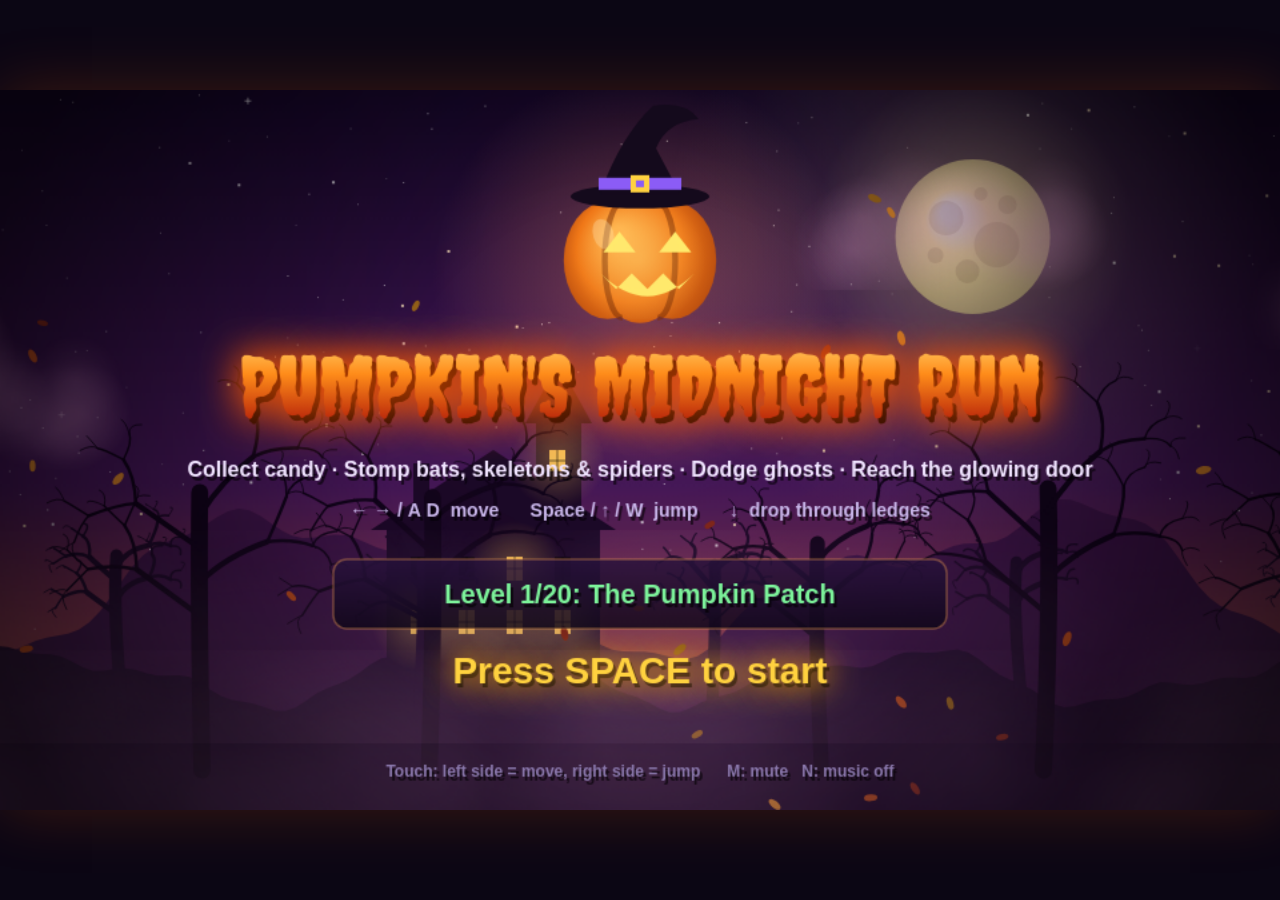
<file: pumpkins-midnight-run.html>
<!DOCTYPE html>
<html lang="en">
<head>
<meta charset="UTF-8">
<meta name="viewport" content="width=device-width, initial-scale=1.0">
<title>Pumpkin's Midnight Run</title>
<link rel="preconnect" href="https://fonts.googleapis.com">
<link rel="preconnect" href="https://fonts.gstatic.com" crossorigin>
<link href="https://fonts.googleapis.com/css2?family=Creepster&display=swap" rel="stylesheet">
<style>
  html, body { margin: 0; height: 100%; background: #0b0614; overflow: hidden; }
  body { display: flex; align-items: center; justify-content: center; font-family: "Trebuchet MS", sans-serif; }
  canvas { image-rendering: auto; max-width: 100vw; max-height: 100vh; aspect-ratio: 16 / 9; width: 100vw; box-shadow: 0 0 60px #ff6a0033; }
</style>
</head>
<body>
<canvas id="game" width="960" height="540"></canvas>
<script>
(() => {
'use strict';
const cv = document.getElementById('game');
const ctx = cv.getContext('2d');
const W = cv.width, H = cv.height, T = 32;

// ---------- Levels ----------
// # ground  = brick  ^ spikes  c candy  g ghost  b bat  s skeleton  P player  D door  = one-way ledge  * extra-life pumpkin
// LEVELS-START
const LEVELS = [
{
"name": "The Pumpkin Patch",
"map": [
"                                                                                                                ",
"                                                                                                                ",
"                                                                                                                ",
"                                                                                                                ",
"                                                                                                                ",
"                                                                                                                ",
"                                                                                          g                     ",
"                                                       b            *                                           ",
"                       c c                                                                                      ",
"                      =====                                    cc  ====  cc                         c c    D    ",
"      c c c                           L  c c       c c        ====      ====    c     c       == ###############",
"  P                            s    ##########                               L     s             ###############",
"###############   #############################   ###########               ####################################",
"###############   #############################   ###########               ####################################",
"###############   #############################   ###########               ####################################",
"###############   #############################   ###########               ####################################",
"###############^^^#############################^^^###########^^^^^^^^^^^^^^^####################################"
]
},
{
"name": "Graveyard Hollow",
"map": [
"                                                                                                                                    ",
"                                                                                                                                    ",
"                                                                                                                                    ",
"                                                                                                                                    ",
"                                                                 b                                                                  ",
"                                                                                                                                    ",
"                                               b                                                                 c* c               ",
"                                         c c                    c                   c     c g  c                ======              ",
"                c c                     =====                  ===                #####  ===  ===                                   ",
"               =====    c  s                         s                            #####                                 s  c c  D   ",
"                      #########                 ######### ===       ===       #########                     #####    ###############",
"  P                   #########      L   ^^^    #########                  L  ######### ^^^^^^^^^   s   L   #####    ###############",
"#########    ##################    ######################                ########################################    ###############",
"#########    ##################    ######################                ########################################    ###############",
"#########    ##################    ######################                ########################################    ###############",
"#########    ##################    ######################                ########################################    ###############",
"#########^^^^##################^^^^######################^^^^^^^^^^^^^^^^########################################^^^^###############"
]
},
{
"name": "Bat Cave",
"map": [
"################    #########    ###############                   ###############################     #####################################",
"################    #########    ###############                   ###############################     #####################################",
"                    ######                                                                     ###     ##                                   ",
"                    ######                                                                     ###     ##                                   ",
"                    ######                                                                     ###     ##                                   ",
"                                                                                                                                            ",
"                                    b                                                 b                            b                        ",
"          b                                             b                                c          g                                       ",
"                        cc                        c    c    c   c                       ===    s               c       c                    ",
"                       ====                           ===      ===    c  s  c  L   ===      ######                  *            c c        ",
"        c c c                                    ===       ===     ##############           ######       L    ^^^     ^^^    s         D    ",
"  P                                     s   L                      ##############^^^^^^^^^^ ######     #####################################",
"################    #########    ###############                   ###############################     #####################################",
"################    #########    ###############                   ###############################     #####################################",
"################    #########    ###############                   ###############################     #####################################",
"################    #########    ###############                   ###############################     #####################################",
"################^^^^#########^^^^###############^^^^^^^^^^^^^^^^^^^###############################^^^^^#####################################"
]
},
{
"name": "The Witch's Tower",
"map": [
"                                                                                                                        ",
"                                                                                                                        ",
"                                                                                                b                       ",
"                                 b                                                                         *            ",
"                                                                cc    g                                          cc     ",
"                               cc                             ====              c c                           s      D  ",
"                              ====                      ====                    ===           c   c     ################",
"                                                    s        c     c                         === === ===################",
"                        ====        ====        #######           ===      L    ^^^     s   ^^^^^^^^    ################",
"                  s                         L   #######     ===          ###############################################",
"             ##########                   #############                  ###############################################",
"  P          ##########^^^^^^^^^^^^^^^^^^^#############                  ###############################################",
"########   ############################################                  ###############################################",
"########   ############################################                  ###############################################",
"########   ############################################                  ###############################################",
"########   ############################################                  ###############################################",
"########^^^############################################^^^^^^^^^^^^^^^^^^###############################################"
]
},
{
"name": "Haunted Mansion",
"map": [
"                                                                                                                                                      ",
"                                                                                                                                                      ",
"                                                                                                                                                      ",
"                                                                                                      g                                               ",
"                         g                      b       b                                                                                  g          ",
"                                                                    ############                                          b    *                      ",
"                                              c       c                                                                      =====                    ",
"               cc                             ==      ==                                                                           c     c   c        ",
"              ####    ====                c       c       c                                         c    c          s         ^^^     s          D    ",
"              ####          L   s    s    ==      ==      ==          c   c   c  ======   ###      ===  ===     ######################################",
"        ####  ####        ###############                      L         s        ^^^^    ###  s  ^^^^^^^^^  L  ######################################",
"  P     ####  ####        ###############                    #########################################################################################",
"##################    ###################                    #########################################################################################",
"##################    ###################                    #########################################################################################",
"##################    ###################                    #########################################################################################",
"##################    ###################                    #########################################################################################",
"##################^^^^###################^^^^^^^^^^^^^^^^^^^^#########################################################################################"
]
},
{
"name": "Midnight on the Rooftops",
"map": [
"                                                                                                                                                                          ",
"                                                                                                                                                                          ",
"                                                                                                                      g                                                   ",
"                                                         g                                                                                               g                ",
"                                                                                                           b                b                                     b       ",
"                                       b                                                                                                                                  ",
"                                                 c     c     c                                                      c     c     *                      c   c    c         ",
"                            cc                        ===                         L   s                            ===         ===                            s       D   ",
"                                                ===         ===                 #########          ===   c    s          ===          L   ^^^  s     #####################",
"                  s       ######      L  s                            ^^  s     #########               #########                   ##############   #####################",
"  P          ##########   ######   ##########                    ############   #########   #####       #########                   ##############   #####################",
"##########   ##########   ######   ##########                    ############   #########   #####       #########                   ##############   #####################",
"##########   ##########   ######   ##########                    ############   #########   #####       #########                   ##############   #####################",
"##########   ##########   ######   ##########                    ############   #########   #####       #########                   ##############   #####################",
"##########   ##########   ######   ##########                    ############   #########   #####       #########                   ##############   #####################",
"##########   ##########   ######   ##########                    ############   #########   #####       #########                   ##############   #####################",
"##########^^^##########^^^######^^^##########^^^^^^^^^^^^^^^^^^^^############^^^#########^^^#####^^^^^^^#########^^^^^^^^^^^^^^^^^^^##############^^^#####################"
]
},
{
"name": "Witchwood Forest",
"map": [
"                                                                                                                                                      ",
"                                                                                                                                                      ",
"                                                           g                                                                                          ",
"                      b                                                                                                          g                    ",
"                                                                                                             b                                        ",
"                   c                                                     b     b                                  *                                   ",
"                  ===                                     cc                                                     ====                                 ",
"                       ====                              ====      c    c    c    c         c    s           c         c              c   c  c        ",
"              ===            ===                                       ===       ===          #####     L   ^^^       ^^^   s        ^^^    s     D   ",
"                                                            s     ===       ===               #####   ################################################",
"      c c ===                           c   c   c    ############                         #########   ################################################",
"  P                                 L     s   s      ############                     L   #########   ################################################",
"######################             ###############   ############                    ##############   ################################################",
"######################             ###############   ############                    ##############   ################################################",
"######################             ###############   ############                    ##############   ################################################",
"######################             ###############   ############                    ##############   ################################################",
"######################^^^^^^^^^^^^^###############^^^############^^^^^^^^^^^^^^^^^^^^##############^^^################################################"
]
},
{
"name": "Cauldron Caverns",
"map": [
"#####################    ##########                ########################################    #####                ############################################",
"#####################    ##########                ########################################    #####                ############################################",
"                              #####                                   ######                                          ############                              ",
"                              #####                                   ######                                          ############                g             ",
"                              #####                                   ######                                          ############                              ",
"                                                             g        ######                                                             c            c         ",
"                                     b                                                                  b      b            c                                   ",
"                c s                                                             c     c                  c *     c                      ^^^   s      ^^^    D   ",
"               ######      c c  s     c    c    c           c                   ##    ##             c       c                     #############################",
"               ######    ##########  ===       ===          ==                  ##  s ##                 ==      ==   L    ^^^  s  #############################",
"        #############    ##########       ===                               ###############          ==      ==     ############################################",
"  P     #############    ##########                 L   ^^^    ^^^  s   s   ###############      L                  ############################################",
"#####################    ##########                ########################################    #####                ############################################",
"#####################    ##########                ########################################    #####                ############################################",
"#####################    ##########                ########################################    #####                ############################################",
"#####################    ##########                ########################################    #####                ############################################",
"#####################^^^^##########^^^^^^^^^^^^^^^^########################################^^^^#####^^^^^^^^^^^^^^^^############################################"
]
},
{
"name": "Crypt of Bones",
"map": [
"                                                                                                                                                                ",
"                                                                                                                                                                ",
"                                                                                                                                                                ",
"                                                                                                                                                                ",
"                                                                                       g                                                        g               ",
"                                                                                                        c  c* c                                       b         ",
"                                 c c c              b       b                                          ==========             s                                 ",
"                                ======                                    s      c    c    c                            ###########        c      c     c       ",
"                                                                      ######### ===       ===      L    s   s   s   ^^^ ###########^^^  L   s       s       D   ",
"         c    c        s         s    s         c      c      c      L#########      ===         ###############################################################",
"                  #########   ###########                         #############                  ###############################################################",
"  P      s    s   #########   ###########  L   ^^^ s  ^^^ s  ^^^  #############                  ###############################################################",
"###########################   #################################################                  ###############################################################",
"###########################   #################################################                  ###############################################################",
"###########################   #################################################                  ###############################################################",
"###########################   #################################################                  ###############################################################",
"###########################^^^#################################################^^^^^^^^^^^^^^^^^^###############################################################"
]
},
{
"name": "The Final Midnight",
"map": [
"                                                                                                                                                                                              ",
"                                                                                                                                                                                              ",
"                                                                                                                                                                                              ",
"                                                             g                                                b                                         g                           g         ",
"                           b                                     b                                                   g                                        b               b               ",
"                                                                             c c                                                                                                              ",
"                                                           c       c        =====                                       c                             *                    c        c         ",
"                                 c c                       ==      ==                                 s    ==                                   c    ===    c                                 ",
"                         ===         s                 c       c            s    s                #######      ==      ^^^   s                 ===         ===        s   ^^^   s  ^^^  cc D  ",
"                   s           ##########     L  ^^    ==      ==      ##############     L       #######          ##############     L   s                      #############################",
"  P           #########        ##########   #########                  ##############   #######   #######          ##############   #########                    #############################",
"###########   #########        ##########   #########                  ##############   #######   #######          ##############   #########                    #############################",
"###########   #########        ##########   #########                  ##############   #######   #######          ##############   #########                    #############################",
"###########   #########        ##########   #########                  ##############   #######   #######          ##############   #########                    #############################",
"###########   #########        ##########   #########                  ##############   #######   #######          ##############   #########                    #############################",
"###########   #########        ##########   #########                  ##############   #######   #######          ##############   #########                    #############################",
"###########^^^#########^^^^^^^^##########^^^#########^^^^^^^^^^^^^^^^^^##############^^^#######^^^#######^^^^^^^^^^##############^^^#########^^^^^^^^^^^^^^^^^^^^#############################"
]
},
{
"name": "Mushroom Hollow",
"map": [
"                                                                                                                                                      ",
"                                                                                                                                                      ",
"                                                                                                                                                      ",
"                                                                                                                                                      ",
"                        b                                                                                                                             ",
"                                           cc                        c * c                                               c    c                       ",
"             c c                                                    ======                          g                      s   D                      ",
"            =====    c     c              ####       b                                c c    c                          #########                     ",
"                    ====  ====            ####                                                                          #########                     ",
"                                          ####                                                                          #########                     ",
"     c c                                  ####                                                                  c c     #########                     ",
"  P                                L      ####    s     s                   L   ^^    ^^^    ^^^        s   L           #########                     ",
"##########J#######               ######J#####################   ###J###############JJ#####JJ#########################J################################",
"##################               ############################   ######################################################################################",
"##################               ############################   ######################################################################################",
"##################               ############################   ######################################################################################",
"##################^^^^^^^^^^^^^^^############################^^^######################################################################################"
]
},
{
"name": "Moonlit Marsh",
"map": [
"                                                                                                                                                                ",
"                                                                                                                                                                ",
"                                                                                                                                                                ",
"                                                                                                                                                                ",
"                                                                                                                                                                ",
"                                             c*c                                                  c c                g                                          ",
"                                            =====               g                                ==== b                                          b              ",
"                           b                                                   b                                                                                ",
"                                                                                                                                                                ",
"                                                                                                                                                                ",
"                       c        c c                             c                  c                               c c       c            c    c        c       ",
"  P            s                                  L    s                  s                L              s                           L     s        s      D   ",
"#########   ######   #####   ########   ##J##   ###########   #####   ########   #####   #######J####   #####   ########   #####   #############################",
"#########   ######   #####   ########   #####   ###########   #####   ########   #####   ############   #####   ########   #####   #############################",
"#########   ######   #####   ########   #####   ###########   #####   ########   #####   ############   #####   ########   #####   #############################",
"#########   ######   #####   ########   #####   ###########   #####   ########   #####   ############   #####   ########   #####   #############################",
"#########^^^######^^^#####^^^########^^^#####^^^###########^^^#####^^^########^^^#####^^^############^^^#####^^^########^^^#####^^^#############################"
]
},
{
"name": "Skeleton Stairs",
"map": [
"                                                                                                                                                                          ",
"                                                                                                                                                                          ",
"                                                                                                                                                                          ",
"                                                                                                                                                                          ",
"                                                                                                                        c  c* c                                           ",
"                      c       c     c c                                                      g                         ========                                           ",
"                                 L      s                                                                          L    s    s    s                           b           ",
"                         s###################     s                     b                                  #############################                                  ",
"                      ###########################                                      c    c    c         #############################   ####   s                       ",
"                 s###################################                                      ===          ################################   ########        c    c         ",
"              ###########################################           c        c        ===       ===     ################################   ############                   ",
"  P       ###################################################         s    s      L                  ###################################^^^################          D    ",
"#############################################################   #####################                #####################################################################",
"#############################################################   #####################                #####################################################################",
"#############################################################   #####################                #####################################################################",
"#############################################################   #####################                #####################################################################",
"#############################################################^^^#####################^^^^^^^^^^^^^^^^#####################################################################"
]
},
{
"name": "Spirit Springs",
"map": [
"                                                                                                                                                                ",
"                                                                                                                                                                ",
"                                               c                                                                                                                ",
"                   g                           c       b                                                                             g                          ",
"                                              ###                                               g                                                               ",
"               cc         cc                  ###   c     c                g       *                                                                            ",
"              ====       ====                 ###  ===                          ======         c c    c                            c     c                      ",
"                                        ###J  ###        ===                                                        b        #### ===   ===                     ",
"                                        ###   ###                                                                            ####                               ",
"                                        ###   ###                                                                            ####                               ",
"                                        ###   ###                                                                            ####                   c c         ",
"  P     ^    ^^^^^^^    ^^^^^^^   L     ###   ###^^^^^^^^^^^^^^  L    s                ^^^^    ^^^    ^^^  L    s            ####^^^^^^^^^^^^   s          D    ",
"##########JJ#########JJ###############J#######################################J#############JJ#####JJ#####################J#####################################",
"################################################################################################################################################################",
"################################################################################################################################################################",
"################################################################################################################################################################",
"################################################################################################################################################################"
]
},
{
"name": "The Pumpkin King's Gate",
"map": [
"                                                                                                                                                                                                                            ",
"                                                                                                                                                                                                                            ",
"                                  c c                                                                                                                                                                                       ",
"                                 =====                                            *                                                        g                              c c             g           b       g             ",
"                                                           g                    ====                          s             b                  b                         =====                                              ",
"                                                b                                                          ######                                                                      c           c                        ",
"                                                                                                           ######                        c       c                                                                c c       ",
"                                                         c   c                        L   s                ######       c    c   c       ==      ==                               s   ^^^     s   ^^^     s             D   ",
"                c c                                      ==                         #########              ######     L   s    s     ==      ==         ^^^   s                #############################################",
"                    s       ###J###     L    s       ==      ==      ^^^   s        #########              ######   ###############                  ############    L         #############################################",
"  P           ###########   #######   #############              #############J##   #########   ######J##  ######   ###############                  ############   ###J###    #############################################",
"###########   ###########   #######   #############              ################   #########   #########  ######   ###############                  ############   #######    #############################################",
"###########   ###########   #######   #############              ################   #########   #########  ######   ###############                  ############   #######    #############################################",
"###########   ###########   #######   #############              ################   #########   #########  ######   ###############                  ############   #######    #############################################",
"###########   ###########   #######   #############              ################   #########   #########  ######   ###############                  ############   #######    #############################################",
"###########   ###########   #######   #############              ################   #########   #########  ######   ###############                  ############   #######    #############################################",
"###########^^^###########^^^#######^^^#############^^^^^^^^^^^^^^################^^^#########^^^#########^^######^^^###############^^^^^^^^^^^^^^^^^^############^^^#######^^^^#############################################"
]
},
{
"name": "Spider Attic",
"map": [
"#########################################   #############################                #############################################################",
"#########################################   #############################                #############################################################",
"#########################################   #############################                #############################################################",
"            x       ######       x   x                  x   ##########          x              x      x       ########        x   x   x               ",
"                                                            ##########                                          x                                     ",
"                                                                x                                                                                     ",
"                                                                                                                                                      ",
"                                                                                *                                                                     ",
"                                                   cc                      c         c                                                                ",
"                          s                       ====                s        ===                         c        c                                 ",
"      c c      c c  ###########                           ############### ===       ===                                         c   c   c             ",
"  P                 ###########               L           ###############                  L       s      ^^^      ^^^   L                      D     ",
"#########################################   #############################                #############################################################",
"#########################################   #############################                #############################################################",
"#########################################   #############################                #############################################################",
"#########################################   #############################                #############################################################",
"#########################################^^^#############################^^^^^^^^^^^^^^^^#############################################################"
]
},
{
"name": "Cobweb Catacombs",
"map": [
"#################   #########                ######################################################                #############################################",
"#################   #########                ######################################################                #############################################",
"                        x                                   x       x               ##############                        x     ########  x                     ",
"                                                                                    ##############                              ########                        ",
"                                    x                                                 x    x                                    ########                        ",
"                                                                                                          g                        x                            ",
"                                 b                    c*c                                                                                                       ",
"                      c   c    c         c           =====                                              c       c                                               ",
"                                   ===                                                              c       c                                                   ",
"              s     ######### ===       ===                              c     c     L         s        ==      ==                                              ",
"        #########   #########                                                      ################ ==      ==              c        c             c            ",
"  P     #########   #########                  L                s       ^^^   ^^^  ################                  L        s              ^^^         D      ",
"#################   #########                #######J##############################################                #############################################",
"#################   #########                ######################################################                #############################################",
"#################   #########                ######################################################                #############################################",
"#################   #########                ######################################################                #############################################",
"#################^^^#########^^^^^^^^^^^^^^^^######################################################^^^^^^^^^^^^^^^^#############################################"
]
},
{
"name": "Lantern Lane",
"map": [
"                                                                                                                                                                          ",
"                                                                                                                                                                          ",
"                                                                                                                                                                          ",
"                                         c   c           b                                    g                                                                           ",
"                                           L                                                            ============                   c c            ========            ",
"                 ======                 #######                   =========                                x    x                    L                  x   x             ",
"                    x                   #######                     x   x                   c c                                    ########                               ",
"                                        #######       s    s                                ===          c   *    c                ########           c      c       c    ",
"                 c      c               #######   #############                 L      ===       ===          s     s              ########       s           s ^^^   D   ",
"                       s     ####J###   #######   #############       c       #######                 #################            ########   ############################",
"  P            ###########   ########   #######   #############   #########   #######                 #################   ###J###  ########   ############################",
"############   ###########   ########   #######   #############   #########   #######                 #################   #######  ########   ############################",
"############   ###########   ########   #######   #############   #########   #######                 #################   #######  ########   ############################",
"############   ###########   ########   #######   #############   #########   #######                 #################   #######  ########   ############################",
"############   ###########   ########   #######   #############   #########   #######                 #################   #######  ########   ############################",
"############   ###########   ########   #######   #############   #########   #######                 #################   #######  ########   ############################",
"############^^^###########^^^########^^^#######^^^#############^^^#########^^^#######^^^^^^^^^^^^^^^^^#################^^^#######^^########^^^############################"
]
},
{
"name": "Wraith Woods",
"map": [
"                                                                                                                                                                          ",
"                                                                                                                                                                          ",
"                                                                                                                                                                          ",
"                                                  g                                                                     g                                                 ",
"                        b                              b                g     c *c                                              b             g         g                 ",
"            g                     g                                          ======                 g                                                       b             ",
"                                                                                    g       b                                                                             ",
"                                                                                                                                                                          ",
"                      cc                    c    c    c   c                                                         s  ^^^   s                   c    c    c    c         ",
"                     ====                       ===      ===    L     s                         c       c       ###################     L           s                D    ",
"        c c                                ===       ===     #############J#                                    ###################   ####################################",
"  P                           s       L                      ###############            s      ^^^     ^^^  L #####################   ####################################",
"################   #######################                   ###############    ###################################################   ####################################",
"################   #######################                   ###############    ###################################################   ####################################",
"################   #######################                   ###############    ###################################################   ####################################",
"################   #######################                   ###############    ###################################################   ####################################",
"################^^^#######################^^^^^^^^^^^^^^^^^^^###############^^^^###################################################^^^####################################"
]
},
{
"name": "The Witching Hour",
"map": [
"                                                                                                                                                                                                                                                ",
"                                                                                                                                                                                                                                                ",
"                                    c c                              g                                                  b                                                                                          b                            ",
"                                                      g          b                                                                                    g                                   ==========       g                    g               ",
"                                   ######                                    ==============                s                        ========                       b          cLc           x    x                                              ",
"               =======             ######                                       x    x    x             #######                       x   x                                 #######                    c               c                        ",
"                  x                ######                      c       c                                #######                                     c                       #######                                                    c c      ",
"                                   ######                      ==      ==      c      c    c            #######      ^^^  s             *           ==                      #######           s       ^^^      s      ^^^   s       s       D   ",
"                                   ######     L    s       ==      ==              s    s               #######   ###########     L             ==      ==                  #######   ##########################################################",
"                   s      ###J###  ######   #############                  ##################     L     #######   ###########   #############                   s    s      #######   ##########################################################",
"  P           #########   #######  ######   #############                  ##################   #####J# #######   ###########   #############               #############J# #######   ##########################################################",
"###########   #########   #######  ######   #############                  ##################   ####### #######   ###########   #############               ############### #######   ##########################################################",
"###########   #########   #######  ######   #############                  ##################   ####### #######   ###########   #############               ############### #######   ##########################################################",
"###########   #########   #######  ######   #############                  ##################   ####### #######   ###########   #############               ############### #######   ##########################################################",
"###########   #########   #######  ######   #############                  ##################   ####### #######   ###########   #############               ############### #######   ##########################################################",
"###########   #########   #######  ######   #############                  ##################   ####### #######   ###########   #############               ############### #######   ##########################################################",
"###########^^^#########^^^#######^^######^^^#############^^^^^^^^^^^^^^^^^^##################^^^#######^#######^^^###########^^^#############^^^^^^^^^^^^^^^###############^#######^^^##########################################################"
]
}
];
// LEVELS-END

// ---------- Input ----------
const keys = {}, pressed = {};
addEventListener('keydown', e => {
  if (['ArrowLeft','ArrowRight','ArrowUp','ArrowDown','Space'].includes(e.code)) e.preventDefault();
  if (!keys[e.code]) pressed[e.code] = true;
  if (e.code === 'KeyM' && !e.repeat) Snd.toggleMute();
  if (e.code === 'KeyN' && !e.repeat) Snd.toggleMusic();
  keys[e.code] = true;
  initAudio();
});
addEventListener('keyup', e => { keys[e.code] = false; });
const left  = () => keys.ArrowLeft || keys.KeyA;
const right = () => keys.ArrowRight || keys.KeyD;
const jumpHeld = () => keys.Space || keys.ArrowUp || keys.KeyW;
const jumpPressed = () => pressed.Space || pressed.ArrowUp || pressed.KeyW;

// Touch controls
const touch = { l:false, r:false, j:false };
function touchUpdate(e) {
  e.preventDefault(); initAudio();
  touch.l = touch.r = touch.j = false;
  const rect = cv.getBoundingClientRect();
  for (const t of e.touches) {
    const x = (t.clientX - rect.left) / rect.width;
    if (x < 0.2) touch.l = true; else if (x < 0.4) touch.r = true; else touch.j = true;
  }
  if (touch.j && !keys.TouchJ) pressed.Space = true;
  keys.TouchJ = touch.j; keys.ArrowLeft = touch.l; keys.ArrowRight = touch.r; keys.Space = touch.j;
}
['touchstart','touchmove','touchend','touchcancel'].forEach(ev => cv.addEventListener(ev, touchUpdate, {passive:false}));

// ---------- Audio ----------
// Everything is synthesized with the Web Audio API: music, sound effects and ambience.
const Snd = (() => {
  let ac = null, master, musicBus, sfxBus, ambBus, verbIn, noiseBuf, windAmp, windFilt;
  let muted = false, musicOn = true;
  try { muted = localStorage.getItem('pumpkinMute') === '1'; musicOn = localStorage.getItem('pumpkinMusic') !== '0'; } catch (e) {}
  const NOTE = { C: 0, D: 2, E: 4, F: 5, G: 7, A: 9, B: 11 };
  const midi = n => { const m = /^([A-G])([#b]?)(-?\d)$/.exec(n); return NOTE[m[1]] + (m[2] === '#' ? 1 : m[2] === 'b' ? -1 : 0) + (parseInt(m[3], 10) + 1) * 12; };
  const hz = m => 440 * Math.pow(2, (m - 69) / 12);
  const now = () => ac.currentTime;

  function init() {
    if (ac) { if (ac.state === 'suspended') ac.resume(); return; }
    try { ac = new (window.AudioContext || window.webkitAudioContext)(); } catch (e) { return; }
    const comp = ac.createDynamicsCompressor(); comp.threshold.value = -16; comp.ratio.value = 4; comp.knee.value = 8;
    master = ac.createGain(); master.gain.value = muted ? 0 : 0.9;
    master.connect(comp); comp.connect(ac.destination);
    musicBus = ac.createGain(); musicBus.gain.value = musicOn ? 0.34 : 0; musicBus.connect(master);
    sfxBus = ac.createGain(); sfxBus.gain.value = 0.8; sfxBus.connect(master);
    ambBus = ac.createGain(); ambBus.gain.value = 0.6; ambBus.connect(master);
    // reverb from a generated impulse response
    const conv = ac.createConvolver(), len = Math.floor(ac.sampleRate * 2.8), ir = ac.createBuffer(2, len, ac.sampleRate);
    for (let c = 0; c < 2; c++) { const d = ir.getChannelData(c); for (let i = 0; i < len; i++) d[i] = (Math.random() * 2 - 1) * Math.pow(1 - i / len, 2.6); }
    conv.buffer = ir; verbIn = ac.createGain();
    const verbOut = ac.createGain(); verbOut.gain.value = 0.3;
    verbIn.connect(conv); conv.connect(verbOut); verbOut.connect(master);
    noiseBuf = ac.createBuffer(1, ac.sampleRate * 2, ac.sampleRate);
    const nd = noiseBuf.getChannelData(0); for (let i = 0; i < nd.length; i++) nd[i] = Math.random() * 2 - 1;
    // continuous wind: filtered noise with slow gusts
    const wsrc = ac.createBufferSource(); wsrc.buffer = noiseBuf; wsrc.loop = true;
    windFilt = ac.createBiquadFilter(); windFilt.type = 'bandpass'; windFilt.frequency.value = 500; windFilt.Q.value = 0.7;
    windAmp = ac.createGain(); windAmp.gain.value = 0;
    const lfo = ac.createOscillator(), lfoG = ac.createGain(); lfo.frequency.value = 0.07; lfoG.gain.value = 260;
    lfo.connect(lfoG); lfoG.connect(windFilt.frequency);
    wsrc.connect(windFilt); windFilt.connect(windAmp); windAmp.connect(ambBus);
    wsrc.start(); lfo.start();
    nextT = now() + 0.1;
    setInterval(tick, 25);
    applyAmbience();
  }

  // ---- building blocks ----
  function dest(bus, o) {
    const inG = ac.createGain();
    let target = bus;
    if (o.pan && ac.createStereoPanner) { const p = ac.createStereoPanner(); p.pan.value = Math.max(-1, Math.min(1, o.pan)); p.connect(bus); target = p; }
    inG.connect(target);
    if (o.verb) { const s = ac.createGain(); s.gain.value = o.verb; inG.connect(s); s.connect(verbIn); }
    return inG;
  }
  function env(g, t, o) {
    const v = Math.max(0.0003, o.v ?? 0.2), a = o.a ?? 0.005, r = o.r ?? 0.1;
    g.gain.setValueAtTime(0.0001, t);
    g.gain.exponentialRampToValueAtTime(v, t + a);
    let end = t + Math.max(a, o.d);
    if (o.decay) { const de = t + a + o.decay; g.gain.exponentialRampToValueAtTime(Math.max(0.0001, v * (o.sus ?? 0.001)), de); end = Math.max(end, de); }
    else g.gain.setValueAtTime(v, end);
    g.gain.exponentialRampToValueAtTime(0.0001, end + r);
    return end + r;
  }
  function voice(o) {
    const t = o.t ?? now(), osc = ac.createOscillator(), g = ac.createGain();
    osc.type = o.type || 'sine';
    osc.frequency.setValueAtTime(o.f, t);
    if (o.from) { osc.frequency.setValueAtTime(o.from, t); osc.frequency.exponentialRampToValueAtTime(o.f, t + (o.glide || 0.06)); }
    if (o.slide) osc.frequency.exponentialRampToValueAtTime(Math.max(20, o.slide), t + (o.slideT || o.d));
    if (o.detune) osc.detune.value = o.detune;
    let last = osc;
    if (o.lp) { const f = ac.createBiquadFilter(); f.type = 'lowpass'; f.frequency.value = o.lp; f.Q.value = o.q || 0.7; osc.connect(f); last = f; }
    last.connect(g);
    const stop = env(g, t, o);
    if (o.vib) { const l = ac.createOscillator(), lg = ac.createGain(); l.frequency.value = o.vibRate || 5.5; lg.gain.value = o.vib; l.connect(lg); lg.connect(osc.frequency); l.start(t); l.stop(stop + 0.05); }
    g.connect(dest(o.bus || sfxBus, o));
    osc.start(t); osc.stop(stop + 0.05);
  }
  function noise(o) {
    const t = o.t ?? now(), src = ac.createBufferSource(), f = ac.createBiquadFilter(), g = ac.createGain();
    src.buffer = noiseBuf; src.loop = true;
    f.type = o.ft || 'bandpass'; f.frequency.setValueAtTime(o.f || 1000, t); f.Q.value = o.q || 1;
    if (o.slide) f.frequency.exponentialRampToValueAtTime(o.slide, t + (o.slideT || o.d));
    src.connect(f); f.connect(g);
    const stop = env(g, t, o);
    g.connect(dest(o.bus || sfxBus, o));
    src.start(t, Math.random() * 1.5); src.stop(stop + 0.05);
  }

  // ---- instruments ----
  const inst = {
    bell(f, t, d, v = 0.2, bus) { bus = bus || musicBus;
      voice({ f, t, d: 0.01, v, decay: 1.6, r: 0.3, verb: 0.5, bus });
      voice({ f: f * 2, t, d: 0.01, v: v * 0.3, decay: 0.6, r: 0.2, verb: 0.5, bus });
      voice({ f: f * 3.01, t, d: 0.01, v: v * 0.1, decay: 0.25, r: 0.1, bus }); },
    theremin(f, t, d, v = 0.16, from) { voice({ type: 'sine', f, from, glide: 0.08, t, d, v, a: 0.06, r: 0.3, vib: f * 0.02, vibRate: 5.8, verb: 0.7, bus: musicBus });
      voice({ type: 'triangle', f: f * 2, t, d, v: v * 0.12, a: 0.08, r: 0.3, vib: f * 0.04, vibRate: 5.8, bus: musicBus }); },
    pluck(f, t, d, v = 0.14) { voice({ type: 'square', f, t, d: 0.01, v, decay: Math.min(0.3, d), sus: 0.15, r: 0.08, lp: 2400, verb: 0.2, bus: musicBus });
      voice({ type: 'triangle', f: f / 2, t, d: 0.01, v: v * 0.6, decay: Math.min(0.25, d), sus: 0.1, r: 0.05, bus: musicBus }); },
    flute(f, t, d, v = 0.14) { voice({ type: 'triangle', f, t, d, v, a: 0.05, r: 0.18, vib: f * 0.008, vibRate: 5, verb: 0.6, bus: musicBus });
      noise({ f: f * 2, q: 6, t, d: Math.min(d, 0.12), v: v * 0.15, a: 0.02, r: 0.05, bus: musicBus }); },
    organ(fs, t, d, v = 0.035) { for (const f of fs) for (const [m, k] of [[1, 1], [2, 0.5], [4, 0.18]])
      voice({ type: 'sine', f: f * m, t, d, v: v * k, a: 0.2, r: 0.45, lp: 3000, verb: 0.6, bus: musicBus }); },
    bass(f, t, d, v = 0.24) { voice({ type: 'sawtooth', f, t, d: 0.01, v, decay: Math.min(0.35, d), sus: 0.25, r: 0.08, lp: 520, q: 2, bus: musicBus });
      voice({ type: 'sine', f, t, d, v: v * 0.6, a: 0.01, r: 0.08, bus: musicBus }); },
    kick(t) { voice({ f: 42, from: 150, glide: 0.11, t, d: 0.01, v: 0.6, decay: 0.22, r: 0.05, bus: musicBus }); },
    snare(t) { noise({ f: 1800, q: 0.8, t, d: 0.01, v: 0.2, decay: 0.12, r: 0.04, verb: 0.2, bus: musicBus });
      voice({ type: 'triangle', f: 190, t, d: 0.01, v: 0.12, decay: 0.07, r: 0.03, bus: musicBus }); },
    hat(t) { noise({ ft: 'highpass', f: 7500, t, d: 0.01, v: 0.07, decay: 0.035, r: 0.02, bus: musicBus }); },
    shaker(t) { noise({ f: 5200, q: 2, t, d: 0.02, v: 0.05, decay: 0.05, r: 0.02, bus: musicBus }); },
  };

  // ---- songs (8 bars of eighth notes; '-' holds the note, '.' is a rest) ----
  const S = s => s.map(b => b.trim().split(/\s+/));
  const SONGS = {
    patch: { bpm: 132, lead: 'bell', leadV: 0.18, chords: ['Dm', 'Dm', 'Gm', 'A', 'Dm', 'Bb', 'Gm', 'A'], bassPat: 'x.f.x.f.',
      drums: { k: 'x...x...', s: '..x...x.', h: 'x.x.x.x.' },
      mel: S(['D5 . A4 . D5 E5 F5 .', 'E5 D5 C#5 . D5 . A4 .', 'Bb4 . D5 . G5 F5 E5 D5', 'C#5 . E5 . A5 - - .',
              'D5 . A4 . D5 E5 F5 G5', 'A5 . F5 . D5 . F5 .', 'G5 F5 E5 D5 Bb4 . G4 .', 'A4 . C#5 E5 D5 - - .']) },
    title: { bpm: 100, lead: 'bell', leadV: 0.16, pad: true, chords: ['Dm', 'Dm', 'Gm', 'A', 'Dm', 'Bb', 'Gm', 'A'], bassPat: 'x...f...', drums: {},
      mel: S(['D5 . A4 . D5 E5 F5 .', 'E5 D5 C#5 . D5 . A4 .', 'Bb4 . D5 . G5 F5 E5 D5', 'C#5 . E5 . A5 - - .',
              'D5 . A4 . D5 E5 F5 G5', 'A5 . F5 . D5 . F5 .', 'G5 F5 E5 D5 Bb4 . G4 .', 'A4 . C#5 E5 D5 - - .']) },
    grave: { bpm: 84, lead: 'theremin', leadV: 0.14, pad: true, chords: ['Am', 'Am', 'F', 'E', 'Am', 'Dm', 'E', 'E'], bassPat: 's.......',
      drums: { k: 'x.......' },
      mel: S(['E5 - - - C5 - B4 -', 'A4 - - - . . E4 -', 'F4 - A4 - C5 - B4 A4', 'G#4 - - - - - . .',
              'A4 - C5 - E5 - A5 -', 'F5 - E5 - D5 - C5 -', 'B4 - G#4 - E4 - G#4 B4', 'A4 - - - - - . .']) },
    cave: { bpm: 92, lead: 'bell', leadV: 0.15, arp: '0.1.2.1.', chords: ['Em', 'C', 'Am', 'B', 'Em', 'C', 'Am', 'B'], bassPat: 'x.......', drums: {},
      mel: S(['B5 - - - G5 - E5 -', 'E5 - - - G5 - C6 -', 'A5 - - - E5 - C5 -', 'D#5 - - - F#5 - B5 -',
              'B5 - - - E6 - D6 -', 'C6 - B5 - G5 - E5 -', 'A5 - C6 - E6 - D6 C6', 'B5 - - - - - . .']) },
    tower: { bpm: 150, lead: 'pluck', leadV: 0.12, chords: ['Bm', 'Bm', 'Bm', 'Bm', 'F#m', 'F#m', 'F#m', 'F#m'], bassPat: 'xfxfxfxf',
      drums: { k: 'x...x...', s: '..x...x.', h: 'xxxxxxxx' },
      // "In the Hall of the Mountain King" (Grieg, public domain)
      mel: S(['B3 C#4 D4 E4 F#4 D4 F#4 -', 'F4 C#4 F4 - E4 C4 E4 -', 'B3 C#4 D4 E4 F#4 D4 F#4 B4', 'A4 F#4 D4 F#4 A4 - - .',
              'F#4 G#4 A4 B4 C#5 A4 C#5 -', 'C5 G#4 C5 - B4 G4 B4 -', 'F#4 G#4 A4 B4 C#5 A4 C#5 F#5', 'E5 C#5 A4 C#5 E5 - - .']) },
    forest: { bpm: 100, lead: 'flute', leadV: 0.15, arp: '0..1..2.', chords: ['Gm', 'F', 'Eb', 'D', 'Gm', 'F', 'Eb', 'D'], bassPat: 'x..x..x.',
      drums: { sh: '..x...x.', k: 'x.......' },
      mel: S(['G4 - Bb4 - D5 - - C5', 'Bb4 - A4 - F4 - - -', 'G4 - Bb4 - Eb5 - D5 C5', 'D5 - - - F#4 - A4 -',
              'G5 - F5 - D5 - Bb4 -', 'C5 - A4 - F4 - A4 C5', 'Bb4 - G4 - Eb4 - G4 Bb4', 'A4 - F#4 - D4 - - -']) },
  };
  const SONG_BY_THEME = { patch: 'patch', rooftops: 'patch', graveyard: 'grave', crypt: 'grave', mansion: 'grave', cave: 'cave', attic: 'cave',
                          tower: 'tower', witching: 'tower', forest: 'forest', marsh: 'forest', shroom: 'forest' };
  function chordTones(name) {
    const m = /^([A-G][#b]?)(m?)$/.exec(name);
    const root = midi(m[1] + '3');
    return { root, tones: [root, root + (m[2] ? 3 : 4), root + 7] };
  }

  let song = null, songName = null, step = 0, nextT = 0, lastLeadF = 0;
  function setSong(name) {
    if (name === songName) return;
    songName = name; song = name ? SONGS[name] : null; step = 0; lastLeadF = 0;
    if (ac) nextT = now() + 0.15;
  }
  function playStep(s, st, t, spb) {
    const bar = Math.floor(st / 8) % s.mel.length, e = st % 8;
    const tok = s.mel[bar][e];
    if (tok !== '-' && tok !== '.') {
      let n = 1; while (e + n < 8 && s.mel[bar][e + n] === '-') n++;
      const f = hz(midi(tok)), d = n * spb * 0.92;
      if (s.lead === 'theremin') inst.theremin(f, t, d, s.leadV, lastLeadF || undefined); else inst[s.lead](f, t, d, s.leadV);
      lastLeadF = f;
    }
    const ch = chordTones(s.chords[bar]);
    const bp = s.bassPat[e];
    if (bp === 'x') inst.bass(hz(ch.root - 12), t, spb * 0.9);
    else if (bp === 'f') inst.bass(hz(ch.root - 5), t, spb * 0.9);
    else if (bp === 's') inst.bass(hz(ch.root - 12), t, spb * 7.5, 0.2);
    if (s.pad && e === 0) inst.organ(ch.tones.map(m => hz(m + 12)), t, spb * 7.6);
    if (s.arp && s.arp[e] !== '.') inst.bell(hz(ch.tones[+s.arp[e]] + 24), t, spb, 0.06);
    const dr = s.drums;
    if (dr.k && dr.k[e] === 'x') inst.kick(t);
    if (dr.s && dr.s[e] === 'x') inst.snare(t);
    if (dr.h && dr.h[e] === 'x') inst.hat(t);
    if (dr.sh && dr.sh[e] === 'x') inst.shaker(t);
  }

  // ---- ambience ----
  const AMB = {
    patch: { wind: 0.25, crickets: 1, howl: 1 }, rooftops: { wind: 0.45, howl: 1 }, graveyard: { wind: 0.4, owl: 1 }, crypt: { wind: 0.35, owl: 1, drips: 0.3 },
    mansion: { wind: 0.3, howl: 1, owl: 1 }, cave: { wind: 0.12, drips: 1 }, attic: { wind: 0.15, drips: 0.3, creak: 1 },
    tower: { wind: 0.5, thunder: 1 }, witching: { wind: 0.45, thunder: 1, howl: 1 }, forest: { wind: 0.2, crickets: 1, owl: 1 },
    marsh: { wind: 0.15, crickets: 1, frogs: 1 }, shroom: { wind: 0.15, crickets: 1, drips: 0.4 },
  };
  let ambKey = 'patch', ambT = {}, onThunder = null;
  function setAmbience(key) { if (key === ambKey) return; ambKey = key; applyAmbience(); }
  function applyAmbience() {
    if (!ac) return;
    const a = AMB[ambKey] || {};
    windAmp.gain.setTargetAtTime((a.wind || 0) * 0.22, now(), 1.2);
    ambT = {};
  }
  const rnd = (a, b) => a + Math.random() * (b - a);
  function every(key, min, max, fn) {
    const t = now();
    if (ambT[key] === undefined) ambT[key] = t + rnd(min * 0.3, max * 0.6);
    if (t >= ambT[key]) { fn(t + 0.05); ambT[key] = t + rnd(min, max); }
  }
  function ambienceTick() {
    const a = AMB[ambKey] || {};
    const B = ambBus;
    if (a.crickets) every('cr', 0.4, 1.6, t => { const f = rnd(4000, 4800), p = rnd(-0.8, 0.8);
      for (let k = 0; k < 2; k++) for (let i = 0; i < 3; i++) voice({ f, t: t + k * 0.22 + i * 0.055, d: 0.02, v: 0.012, a: 0.004, r: 0.02, pan: p, bus: B }); });
    if (a.drips) every('dr', 1.2 / a.drips, 3.5 / a.drips, t => { const f = rnd(1300, 2400);
      voice({ f, slide: f * 0.55, slideT: 0.07, t, d: 0.01, v: 0.06, decay: 0.08, r: 0.05, verb: 1, pan: rnd(-0.9, 0.9), bus: B }); });
    if (a.owl) every('owl', 12, 22, t => { const p = rnd(-0.8, 0.8);
      voice({ f: 380, from: 420, glide: 0.1, t, d: 0.22, v: 0.05, a: 0.05, r: 0.15, lp: 900, verb: 0.8, pan: p, bus: B });
      voice({ f: 360, from: 410, glide: 0.2, t: t + 0.42, d: 0.45, v: 0.05, a: 0.06, r: 0.25, lp: 900, verb: 0.8, pan: p, bus: B }); });
    if (a.howl) every('howl', 18, 34, t => {
      const osc = ac.createOscillator(), g = ac.createGain(), l = ac.createOscillator(), lg = ac.createGain();
      osc.frequency.setValueAtTime(330, t); osc.frequency.linearRampToValueAtTime(640, t + 0.7); osc.frequency.linearRampToValueAtTime(600, t + 1.8); osc.frequency.linearRampToValueAtTime(380, t + 2.6);
      l.frequency.value = 5; lg.gain.value = 8; l.connect(lg); lg.connect(osc.frequency);
      g.gain.setValueAtTime(0.0001, t); g.gain.exponentialRampToValueAtTime(0.035, t + 0.4); g.gain.setValueAtTime(0.035, t + 1.9); g.gain.exponentialRampToValueAtTime(0.0001, t + 2.7);
      osc.connect(g); g.connect(dest(B, { verb: 1, pan: rnd(-0.7, 0.7) })); osc.start(t); l.start(t); osc.stop(t + 2.8); l.stop(t + 2.8); });
    if (a.thunder) every('th', 14, 28, t => {
      noise({ ft: 'lowpass', f: 140, q: 0.5, t, d: 0.4, v: 0.5, a: 0.03, r: 2.2, verb: 0.6, bus: B });
      noise({ ft: 'lowpass', f: 900, t, d: 0.05, v: 0.22, a: 0.005, decay: 0.25, r: 0.1, bus: B });
      if (onThunder) setTimeout(onThunder, Math.max(0, (t - now()) * 1000));
    });
    if (a.frogs) every('fr', 2, 5, t => { const p = rnd(-0.8, 0.8);
      for (let i = 0; i < 2; i++) voice({ type: 'square', f: 110, from: 160, glide: 0.06, t: t + i * 0.18, d: 0.08, v: 0.025, a: 0.01, r: 0.05, lp: 600, pan: p, bus: B }); });
    if (a.creak) every('cre', 8, 16, t => voice({ type: 'sawtooth', f: 70, from: 95, glide: 0.8, t, d: 0.8, v: 0.03, a: 0.2, r: 0.3, lp: 400, q: 6, verb: 0.5, pan: rnd(-0.6, 0.6), bus: B }));
  }

  function tick() {
    if (!ac) return;
    ambienceTick();
    if (!song) return;
    const spb = 60 / song.bpm / 2;
    if (nextT < now() - 0.2) nextT = now() + 0.05;    // tab was in the background
    while (nextT < now() + 0.15) { playStep(song, step, nextT, spb); nextT += spb; step++; }
  }

  // ---- sound effects ----
  let candyCombo = 0, lastCandy = 0;
  const fx = {
    jump() { voice({ type: 'square', f: 520, from: 240, glide: 0.1, d: 0.06, v: 0.06, r: 0.06, lp: 1800 });
             voice({ f: 900, from: 500, glide: 0.08, d: 0.04, v: 0.04, r: 0.05 }); },
    land(impact) { noise({ ft: 'lowpass', f: 380, slide: 120, d: 0.02, v: Math.min(0.3, 0.04 + impact * 0.025), decay: 0.08, r: 0.04 }); },
    step(alt) { noise({ f: alt ? 900 : 1300, q: 2.5, d: 0.005, v: 0.025, decay: 0.03, r: 0.01 }); },
    candy() {
      const t = now(); candyCombo = t - lastCandy < 1.2 ? Math.min(candyCombo + 1, 7) : 0; lastCandy = t;
      const semis = [0, 2, 4, 5, 7, 9, 11, 12][candyCombo], f = hz(76 + semis);
      inst.bell(f, t, 0.1, 0.16, sfxBus); inst.bell(f * 1.5, t + 0.06, 0.1, 0.12, sfxBus);
      noise({ ft: 'highpass', f: 8000, t, d: 0.01, v: 0.04, decay: 0.12, r: 0.05 }); },
    life() { const t = now(); ['C6', 'E6', 'G6', 'C7'].forEach((n, i) => inst.bell(hz(midi(n)), t + i * 0.07, 0.1, 0.16, sfxBus));
             noise({ ft: 'highpass', f: 6000, t, d: 0.3, v: 0.04, a: 0.05, r: 0.3, verb: 0.5 }); },
    checkpoint() { const t = now(); ['A5', 'C#6', 'E6', 'A6'].forEach((n, i) => inst.bell(hz(midi(n)), t + i * 0.04, 0.1, 0.12, sfxBus));
                   voice({ f: hz(midi('A4')), t, d: 0.6, v: 0.06, a: 0.05, r: 0.6, vib: 4, vibRate: 7, verb: 0.8 }); },
    stomp() { noise({ f: 900, slide: 180, q: 1.5, d: 0.02, v: 0.3, decay: 0.12, r: 0.05 });
              voice({ f: 70, from: 320, glide: 0.12, d: 0.02, v: 0.35, decay: 0.14, r: 0.05 }); },
    hurt() { voice({ type: 'sawtooth', f: 110, from: 330, glide: 0.4, d: 0.35, v: 0.14, r: 0.15, lp: 1600 });
             voice({ type: 'sawtooth', f: 117, from: 349, glide: 0.4, d: 0.35, v: 0.12, r: 0.15, lp: 1600 });
             noise({ ft: 'lowpass', f: 600, d: 0.05, v: 0.25, decay: 0.3, r: 0.1, verb: 0.4 }); },
    bounce() { voice({ f: 700, from: 160, glide: 0.22, d: 0.3, v: 0.22, r: 0.15, vib: 30, vibRate: 16 });
               voice({ type: 'triangle', f: 340, from: 80, glide: 0.18, d: 0.12, v: 0.15, r: 0.1 }); },
    door() { const t = now(); noise({ f: 300, slide: 3500, slideT: 0.6, q: 1.2, t, d: 0.6, v: 0.12, a: 0.1, r: 0.3, verb: 0.7 });
             ['D5', 'F5', 'A5', 'D6', 'F6'].forEach((n, i) => inst.bell(hz(midi(n)), t + 0.25 + i * 0.09, 0.1, 0.16, sfxBus));
             inst.organ(['D4', 'F4', 'A4'].map(n => hz(midi(n))), t + 0.7, 1.0, 0.05); },
    select() { voice({ type: 'triangle', f: 880, d: 0.03, v: 0.08, r: 0.04 }); },
    start() { const t = now(); ['G5', 'C6', 'E6', 'G6'].forEach((n, i) => inst.bell(hz(midi(n)), t + i * 0.06, 0.1, 0.15, sfxBus)); },
    gameover() { // opening of Bach's Toccata in D minor (public domain)
      const t = now() + 0.1; const seq = [['A4', 0.1], ['G4', 0.1], ['A4', 0.8], [null, 0.25], ['G4', 0.12], ['F4', 0.12], ['E4', 0.12], ['D4', 0.12], ['C#4', 0.4], ['D4', 1.6]];
      let tt = t; for (const [n, d] of seq) { if (n) inst.organ([hz(midi(n)), hz(midi(n)) / 2], tt, d, 0.07); tt += d; } },
    win() { const t = now(); ['D5', 'F#5', 'A5', 'D6'].forEach((n, i) => { inst.bell(hz(midi(n)), t + i * 0.12, 0.1, 0.18, sfxBus); voice({ type: 'square', f: hz(midi(n)), t: t + i * 0.12, d: 0.1, v: 0.05, r: 0.1, lp: 2000 }); });
            inst.organ(['D4', 'F#4', 'A4', 'D5'].map(n => hz(midi(n))), t + 0.5, 1.6, 0.06); },
    ghost(pan, vol) { const f = rnd(280, 360);
      voice({ f: f * 0.75, from: f, glide: 1.2, d: 1.1, v: 0.06 * vol, a: 0.35, r: 0.5, vib: 7, vibRate: 3.5, lp: 900, verb: 0.9, pan });
      voice({ type: 'triangle', f: f * 1.12, from: f * 1.5, glide: 1.2, d: 1.0, v: 0.02 * vol, a: 0.4, r: 0.5, vib: 9, vibRate: 4, verb: 0.9, pan }); },
    bat(pan, vol) { const t = now(); for (let i = 0; i < 2; i++) voice({ f: 4300, from: 5400, glide: 0.04, t: t + i * 0.08, d: 0.03, v: 0.03 * vol, r: 0.02, pan }); },
    rattle(pan, vol) { const t = now(); for (let i = 0; i < 4; i++) { noise({ ft: 'highpass', f: 2500 + Math.random() * 2000, t: t + i * 0.045, d: 0.005, v: 0.08 * vol, decay: 0.025, r: 0.01, pan }); voice({ type: 'square', f: 700 + i * 140, t: t + i * 0.045, d: 0.005, v: 0.02 * vol, r: 0.01, pan }); } },
    spider(pan, vol) { voice({ f: 300, from: 1500, glide: 0.28, d: 0.25, v: 0.06 * vol, r: 0.05, pan }); noise({ ft: 'highpass', f: 5000, d: 0.25, v: 0.03 * vol, r: 0.05, pan }); },
  };

  return {
    init, setSong, setAmbience, fx, SONG_BY_THEME,
    get muted() { return muted; }, get musicOn() { return musicOn; }, get ready() { return !!ac; },
    set onThunder(f) { onThunder = f; },
    toggleMute() { muted = !muted; try { localStorage.setItem('pumpkinMute', muted ? '1' : '0'); } catch (e) {} if (ac) master.gain.setTargetAtTime(muted ? 0 : 0.9, now(), 0.05); },
    toggleMusic() { musicOn = !musicOn; try { localStorage.setItem('pumpkinMusic', musicOn ? '1' : '0'); } catch (e) {} if (ac) musicBus.gain.setTargetAtTime(musicOn ? 0.34 : 0, now(), 0.1); },
  };
})();
function initAudio() { Snd.init(); }
const sfx = Snd.fx;

// ---------- State ----------
let state = 'title';     // title | play | levelDone | dead | gameover | win
let levelIdx = 0, lives = 3, score = 0, candyTotal = 0, timer = 0, unlocked = 0;
try { unlocked = Math.min(LEVELS.length - 1, parseInt(localStorage.getItem('pumpkinRunLevel') || '0', 10) || 0); } catch (e) {}
let sel = unlocked;
let grid, cols, rows, player, enemies, candies, particles, door, cam, levelCandy, levelCandyTotal, checkpoints, respawn;

function solid(c) { return c === '#' || c === 'J'; }
function tileAt(tx, ty) {
  if (ty >= rows) return ' ';
  if (tx < 0 || tx >= cols) return '#';
  if (ty < 0) return ' ';
  return grid[ty][tx];
}

function loadLevel(i) {
  const L = LEVELS[i];
  rows = L.map.length; cols = Math.max(...L.map.map(r => r.length));
  grid = L.map.map(r => r.padEnd(cols, ' ').split(''));
  enemies = []; candies = []; particles = []; checkpoints = []; door = null; levelCandy = 0;
  for (let y = 0; y < rows; y++) for (let x = 0; x < cols; x++) {
    const ch = grid[y][x], px = x*T, py = y*T;
    if (ch === 'P') { player = makePlayer(px, py); respawn = {x: player.x, y: py + T - player.h}; grid[y][x] = ' '; }
    else if (ch === 'L') { checkpoints.push({x: px, y: py, on: false}); grid[y][x] = ' '; }
    else if (ch === 'c') { candies.push({x:px+16, y:py+16, t:Math.random()*6, kind:'candy'}); grid[y][x] = ' '; }
    else if (ch === '*') { candies.push({x:px+16, y:py+16, t:0, kind:'life'}); grid[y][x] = ' '; }
    else if (ch === 'g') { enemies.push({type:'ghost', x:px, y:py, w:26, h:28, bx:px, by:py, t:Math.random()*6, alive:true}); grid[y][x] = ' '; }
    else if (ch === 'b') { enemies.push({type:'bat', x:px, y:py, w:28, h:16, bx:px, by:py, t:Math.random()*6, alive:true}); grid[y][x] = ' '; }
    else if (ch === 'x') {
      let fy = y + 1;
      while (fy < rows && !solid(grid[fy][x]) && grid[fy][x] !== '=' && grid[fy][x] !== '^') fy++;
      const drop = Math.max(0, (fy - y) * T - 24);
      enemies.push({type:'spider', x:px+4, y:py, w:24, h:20, bx:px+4, by:py, drop, t:Math.floor(Math.random()*240), alive:true});
      grid[y][x] = ' ';
    }
    else if (ch === 's') { enemies.push({type:'skel', x:px, y:py+4, w:22, h:28, vx:-1.1, vy:0, alive:true, t:0}); grid[y][x] = ' '; }
    else if (ch === 'D') { door = {x:px, y:py-T, w:T, h:T*2}; grid[y][x] = ' '; }
  }
  levelCandyTotal = candies.filter(c => c.kind === 'candy').length;
  cam = {x: 0, y: 0};
  timer = 0;
  buildLevelArt(i);
}

function makePlayer(x, y) {
  return {x: x+4, y: y, w: 22, h: 26, vx: 0, vy: 0, onGround: false, face: 1, coyote: 0, jumpBuf: 0, inv: 0, anim: 0, squash: 1};
}

// ---------- Physics ----------
function collideX(o) {
  const top = Math.floor(o.y / T), bot = Math.floor((o.y + o.h - 1) / T);
  if (o.vx > 0) {
    const tx = Math.floor((o.x + o.w) / T);
    for (let ty = top; ty <= bot; ty++) if (solid(tileAt(tx, ty))) { o.x = tx*T - o.w; o.vx = 0; return true; }
  } else if (o.vx < 0) {
    const tx = Math.floor(o.x / T);
    for (let ty = top; ty <= bot; ty++) if (solid(tileAt(tx, ty))) { o.x = (tx+1)*T; o.vx = 0; return true; }
  }
  return false;
}
function collideY(o, prevBottom) {
  const l = Math.floor(o.x / T), r = Math.floor((o.x + o.w - 1) / T);
  o.onGround = false;
  if (o.vy > 0) {
    const ty = Math.floor((o.y + o.h) / T);
    for (let tx = l; tx <= r; tx++) {
      const c = tileAt(tx, ty);
      if (solid(c) || (c === '=' && prevBottom <= ty*T && !o.dropping)) { o.y = ty*T - o.h; o.vy = 0; o.onGround = true; return; }
    }
  } else if (o.vy < 0) {
    const ty = Math.floor(o.y / T);
    for (let tx = l; tx <= r; tx++) if (solid(tileAt(tx, ty))) { o.y = (ty+1)*T; o.vy = 0; return; }
  }
}
function touchesSpike(o) {
  const l = Math.floor((o.x+4) / T), r = Math.floor((o.x + o.w - 5) / T);
  const t = Math.floor((o.y+8) / T), b = Math.floor((o.y + o.h - 1) / T);
  for (let y = t; y <= b; y++) for (let x = l; x <= r; x++) if (tileAt(x, y) === '^') {
    if (o.y + o.h > y*T + 14) return true;
  }
  return false;
}
// One frame of player physics. Shared by the game and the level-testing bot.
const PHYS = { accelG: 0.7, accelA: 0.5, maxV: 4.3, jumpV: -10.6, springV: -14.5, grav: 0.5, maxFall: 12 };
let springHit = null;
function stepPlayer(p, inp) {
  const out = { jumped: false, dead: false };
  const accel = p.onGround ? PHYS.accelG : PHYS.accelA;
  if (inp.l && !inp.r) { p.vx -= accel; p.face = -1; }
  else if (inp.r && !inp.l) { p.vx += accel; p.face = 1; }
  else p.vx *= p.onGround ? 0.72 : 0.92;
  p.vx = Math.max(-PHYS.maxV, Math.min(PHYS.maxV, p.vx));
  if (Math.abs(p.vx) < 0.05) p.vx = 0;
  p.coyote = p.onGround ? 8 : p.coyote - 1;
  p.jumpBuf = inp.jp ? 8 : p.jumpBuf - 1;
  p.dropping = !!inp.down && p.onGround;
  if (p.jumpBuf > 0 && p.coyote > 0) {
    p.vy = PHYS.jumpV; p.coyote = 0; p.jumpBuf = 0; p.squash = 0.7; out.jumped = true;
  }
  if (!inp.jh && p.vy < -3 && !p.spring) p.vy *= 0.6;
  p.vy = Math.min(p.vy + PHYS.grav, PHYS.maxFall);
  if (p.vy >= 0) p.spring = false;
  p.x += p.vx; collideX(p);
  const prevBottom = p.y + p.h;
  const vyBefore = p.vy;
  p.y += p.vy; const wasGround = p.onGround; collideY(p, prevBottom);
  if (p.onGround) {   // bounce mushrooms
    const ty = Math.round((p.y + p.h) / T);
    for (let tx = Math.floor(p.x / T); tx <= Math.floor((p.x + p.w - 1) / T); tx++) {
      if (tileAt(tx, ty) === 'J') {
        p.vy = PHYS.springV; p.onGround = false; p.spring = true; p.coyote = 0; p.squash = 0.6;
        out.bounced = true; springHit = {x: tx, y: ty, t: 12};
        break;
      }
    }
  }
  if (p.dropping && !p.onGround) p.dropping = false;
  if (p.onGround && !wasGround) { p.squash = 1.25; out.landed = vyBefore; }
  p.squash += (1 - p.squash) * 0.2;
  if (p.x < 0) p.x = 0;
  if (p.y > rows*T + 20 || (!(p.spring && p.vy < -8) && touchesSpike(p))) out.dead = true;
  return out;
}

const overlap = (a, b) => a.x < b.x + b.w && a.x + a.w > b.x && a.y < b.y + b.h && a.y + a.h > b.y;

function burst(x, y, color, n=12, sp=3) {
  for (let i = 0; i < n; i++) {
    const a = Math.random()*Math.PI*2, s = Math.random()*sp + 0.5;
    particles.push({x, y, vx: Math.cos(a)*s, vy: Math.sin(a)*s - 1, life: 30 + Math.random()*20, color, size: 2 + Math.random()*3});
  }
}

function hurt() {
  if (player.inv > 0) return;
  lives--; sfx.hurt(); shake = 16;
  if (lives <= 0) setTimeout(() => sfx.gameover(), 400);
  burst(player.x + player.w/2, player.y + player.h/2, '#ff7a1a', 30, 5);
  state = lives > 0 ? 'dead' : 'gameover';
  timer = 0;
}

// ---------- Update ----------
function syncAudio() {
  if (state === 'title') { Snd.setSong('title'); Snd.setAmbience('patch'); }
  else if (state === 'play' || state === 'dead') { Snd.setSong(Snd.SONG_BY_THEME[themeKey]); Snd.setAmbience(themeKey); }
  else Snd.setSong(null);
}
function enemySound(e, p) {
  const dx = e.x - p.x, d = Math.hypot(dx, e.y - p.y);
  if (d > 430) return;
  const vol = 1 - d / 430, pan = dx / 420;
  if (e.type === 'spider') {
    const ph = Math.floor(e.t);
    if (e.lastPh !== undefined && e.lastPh < 70 && ph >= 70) sfx.spider(pan, vol);
    e.lastPh = ph; return;
  }
  e.snd = (e.snd ?? 30 + Math.random() * 120) - 1;
  if (e.snd > 0) return;
  if (e.type === 'ghost') { sfx.ghost(pan, vol); e.snd = 150 + Math.random() * 130; }
  else if (e.type === 'bat') { sfx.bat(pan, vol); e.snd = 80 + Math.random() * 140; }
  else if (e.type === 'skel') { if (e.onGround) sfx.rattle(pan, vol); e.snd = 60 + Math.random() * 80; }
}
function update() {
  timer++;
  syncAudio();
  if (state === 'title') {
    const prevSel = sel;
    if (pressed.ArrowLeft || pressed.KeyA) sel = Math.max(0, sel - 1);
    if (pressed.ArrowRight || pressed.KeyD) sel = Math.min(unlocked, sel + 1);
    if (sel !== prevSel) sfx.select();
    if (pressed.KeyC) sel = unlocked;
    if (jumpPressed() || pressed.Enter || pressed.KeyC) {
      levelIdx = sel; lives = sel > 0 ? 5 : 3; score = 0; candyTotal = 0; sfx.start();
      loadLevel(levelIdx); state = 'play';
    }
    return;
  }
  if (state === 'gameover' || state === 'win') {
    updateParticles();
    if (timer > 40 && (jumpPressed() || pressed.Enter)) { state = 'title'; timer = 0; sel = unlocked; }
    return;
  }
  if (state === 'dead') {
    updateParticles();
    if (timer > 70) {
      Object.assign(player, makePlayer(0, 0), {x: respawn.x, y: respawn.y, inv: 100});
      cam.x = player.x - W/2; state = 'play';
    }
    return;
  }
  if (state === 'levelDone') {
    updateParticles();
    if (timer > 100) {
      levelIdx++;
      if (levelIdx < LEVELS.length && levelIdx > unlocked) {
        unlocked = levelIdx;
        try { localStorage.setItem('pumpkinRunLevel', String(unlocked)); } catch (e) {}
      }
      if (levelIdx >= LEVELS.length) { state = 'win'; timer = 0; sfx.win(); }
      else { loadLevel(levelIdx); state = 'play'; }
    }
    return;
  }

  const p = player;
  const r = stepPlayer(p, { l: left(), r: right(), jp: jumpPressed(), jh: jumpHeld(), down: keys.ArrowDown || keys.KeyS });
  if (r.jumped) { sfx.jump(); burst(p.x + p.w/2, p.y + p.h, '#5a4a6a', 6, 1.5); }
  if (r.landed > 3 && !r.bounced) sfx.land(r.landed);
  if (p.onGround && Math.abs(p.vx) > 2.5) { p.stepT = (p.stepT || 0) - 1; if (p.stepT <= 0) { p.stepT = 13; p.stepAlt = !p.stepAlt; sfx.step(p.stepAlt); } }
  if (r.bounced) { sfx.bounce(); burst(p.x + p.w/2, p.y + p.h, '#c86bff', 10, 2.5); }
  if (springHit && springHit.t > 0) springHit.t--;
  p.anim += Math.abs(p.vx) * 0.15;
  if (p.inv > 0) p.inv--;
  if (r.dead) { hurt(); return; }

  // Checkpoints
  for (const c of checkpoints) {
    if (!c.on && Math.abs(p.x + p.w/2 - (c.x + 16)) < 24 && Math.abs(p.y + p.h - (c.y + T)) < 40) {
      checkpoints.forEach(o => o.on = false); c.on = true; respawn = {x: c.x + 4, y: c.y + T - p.h};
      sfx.checkpoint(); burst(c.x + 16, c.y + 8, '#7cf29a', 20, 3);
    }
  }

  // Enemies
  for (const e of enemies) {
    if (!e.alive) continue;
    e.t += 0.03;
    if (e.type === 'ghost') {
      // drift toward player when close, otherwise bob
      const dx = (p.x - e.x), dy = (p.y - e.y), d = Math.hypot(dx, dy);
      if (d < 230 && d > 1) { e.x += dx / d * 0.75; e.y += dy / d * 0.5; }
      else { e.x += (e.bx - e.x) * 0.02; e.y += (e.by + Math.sin(e.t*2)*20 - e.y) * 0.05; }
      e.face = dx < 0 ? -1 : 1;
    } else if (e.type === 'bat') {
      e.x = e.bx + Math.sin(e.t) * 110;
      e.y = e.by + Math.sin(e.t*3) * 26;
      e.face = Math.cos(e.t) < 0 ? -1 : 1;
    } else if (e.type === 'spider') {
      // wait at top, drop fast, wait at bottom, climb slowly
      e.t = (e.t + 1 - 0.03) % 240;
      const ph = Math.floor(e.t);
      let k;
      if (ph < 70) k = 0;
      else if (ph < 95) { const a = (ph - 70) / 25; k = a * a; }
      else if (ph < 150) k = 1;
      else k = 1 - (ph - 150) / 90;
      e.y = e.by + e.drop * k;
      e.face = 1;
    } else if (e.type === 'skel') {
      e.vy = Math.min(e.vy + 0.5, 12);
      e.x += e.vx;
      if (collideX(e)) e.vx = e.vx === 0 ? 1.1 : -e.vx;
      if (e.vx === 0) e.vx = (Math.random() < .5 ? -1.1 : 1.1);
      const pb = e.y + e.h; e.y += e.vy; collideY(e, pb);
      // turn around at ledges
      if (e.onGround) {
        const ahead = Math.floor((e.vx > 0 ? e.x + e.w + 2 : e.x - 2) / T), below = Math.floor((e.y + e.h + 2) / T);
        const c = tileAt(ahead, below);
        if (!(solid(c) || c === '=')) e.vx = -e.vx;
      }
      e.face = e.vx < 0 ? -1 : 1;
      e.t += 0.15;
      if (e.y > rows*T) e.alive = false;
    }
    enemySound(e, p);
    if (overlap({x: p.x + 3, y: p.y + 3, w: p.w - 6, h: p.h - 3}, {x: e.x + 3, y: e.y + 3, w: e.w - 6, h: e.h - 6})) {
      const stomp = p.vy > 0 && (p.y + p.h - p.vy) <= e.y + 10 && e.type !== 'ghost';
      if (stomp) {
        e.alive = false; p.vy = jumpHeld() ? -11 : -7; score += 100; sfx.stomp(); shake = Math.max(shake, 6);
        burst(e.x + e.w/2, e.y + e.h/2, e.type === 'bat' ? '#8b5cf6' : '#e8e2d0', 18, 4);
      } else if (p.inv === 0) { hurt(); return; }
    }
  }

  // Candy
  for (const c of candies) {
    if (c.got) continue;
    c.t += 0.08;
    if (Math.abs(p.x + p.w/2 - c.x) < 22 && Math.abs(p.y + p.h/2 - c.y) < 24) {
      c.got = true;
      if (c.kind === 'life') { lives++; sfx.life(); burst(c.x, c.y, '#ff8c1a', 24, 4); score += 500; }
      else { score += 50; levelCandy++; candyTotal++; sfx.candy(); burst(c.x, c.y, ['#ff4fa3','#ffd23f','#7cf29a'][Math.floor(Math.random()*3)], 10, 2.5); }
    }
  }

  // Door
  if (door && overlap(p, door)) {
    sfx.door(); state = 'levelDone'; timer = 0;
    score += 1000 + (levelCandy === levelCandyTotal ? 2000 : 0);
    burst(door.x + T/2, door.y + T, '#ffd23f', 50, 6);
  }

  updateParticles();

  // Camera
  const tx = p.x + p.w/2 - W/2 + p.face * 60, ty = p.y + p.h/2 - H/2 + 40;
  cam.x += (tx - cam.x) * 0.1; cam.y += (ty - cam.y) * 0.1;
  cam.x = Math.max(0, Math.min(cols*T - W, cam.x));
  cam.y = Math.max(0, Math.min(rows*T - H, cam.y));
}
function updateParticles() {
  for (const q of particles) { q.x += q.vx; q.y += q.vy; q.vy += 0.15; q.life--; }
  particles = particles.filter(q => q.life > 0);
}

// ---------- Drawing ----------
let frame = 0, shake = 0, fade = 0, flash = 0;
Snd.onThunder = () => { if (state === 'play' && (themeKey === 'tower' || themeKey === 'witching')) flash = 1; };
const hash = (x, y, s = 0) => {
  let h = (Math.imul(x | 0, 374761393) + Math.imul(y | 0, 668265263) + Math.imul(s | 0, 1442695041)) | 0;
  h = Math.imul(h ^ (h >>> 13), 1274126177); h ^= h >>> 16;
  return (h >>> 0) / 4294967296;
};
function mk(w, h) { const c = document.createElement('canvas'); c.width = w; c.height = h; return c; }
function shade(hex, f) {
  const n = parseInt(hex.slice(1), 16); let r = n >> 16, g = (n >> 8) & 255, b = n & 255;
  if (f < 0) { r *= 1 + f; g *= 1 + f; b *= 1 + f; } else { r += (255 - r) * f; g += (255 - g) * f; b += (255 - b) * f; }
  return `rgb(${r | 0},${g | 0},${b | 0})`;
}
const FONT_T = '"Creepster", "Trebuchet MS", sans-serif';
const FONT_UI = '"Trebuchet MS", "Segoe UI", sans-serif';

// ---------- Themes ----------
const THEMES = {
  patch:    { sky: ['#160828', '#4a1a5c', '#d0582e'], moon: '#ffe6a8', stars: 1, hills: ['#43174d', '#2a0d33'], sil: 'house', silCol: '#1d0a28', nearCol: '#12051a', win: '#ffc85a',
              fog: '230,160,210', fogA: 0.5, stone: ['#4a3550', '#5e4566', '#22162a'], top: 'grass', topCol: ['#3d7a2a', '#7cbf45'],
              decor: ['pumpkin', 'pumpkin', 'tuft', 'tuft', 'stone', 'grave', 'litpumpkin'], dark: 0.22, darkCol: '20,4,30', amb: 'leaves' },
  graveyard:{ sky: ['#05101c', '#163a46', '#5a8a72'], moon: '#eaf6ff', stars: 1, hills: ['#14363e', '#0a2028'], sil: 'graves', silCol: '#08181e', nearCol: '#040e12', win: '#bfffd9',
              fog: '170,235,210', fogA: 0.75, stone: ['#3c4850', '#52606a', '#1c242a'], top: 'grass', topCol: ['#2c5a36', '#5f9a5e'],
              decor: ['grave', 'grave', 'cross', 'tuft', 'candle', 'fence', 'stone'], dark: 0.35, darkCol: '2,10,14', amb: 'wisps' },
  crypt:    { sky: ['#06060e', '#1e1e34', '#4a4a6a'], moon: '#d8d8ff', stars: 1, hills: ['#22223a', '#141426'], sil: 'graves', silCol: '#0e0e1c', nearCol: '#08080f', win: '#a0b4ff',
              fog: '180,180,240', fogA: 0.7, stone: ['#3e3a48', '#56505f', '#1a1820'], top: 'moss', topCol: ['#3a4a3a', '#6a7a5a'],
              decor: ['bones', 'grave', 'candle', 'cross', 'bones', 'stone'], dark: 0.45, darkCol: '4,4,12', amb: 'wisps' },
  cave:     { sky: ['#06030a', '#110a1a', '#1a1026'], moon: null, stars: 0, hills: ['#1c1328', '#130c1c'], sil: 'cave', silCol: '#0f0916', nearCol: '#08050c', win: '#c070ff',
              fog: '150,110,210', fogA: 0.45, stone: ['#33293d', '#45384f', '#18121e'], top: 'moss', topCol: ['#4a3a64', '#8a6cc0'],
              decor: ['crystal', 'mushroom', 'bones', 'stone', 'crystal', 'tuft'], dark: 0.66, darkCol: '3,1,8', amb: 'dust', cave: 1 },
  attic:    { sky: ['#0a0604', '#1a110a', '#2a1a10'], moon: null, stars: 0, hills: ['#24170e', '#1a1009'], sil: 'attic', silCol: '#140c06', nearCol: '#0c0703', win: '#ffb050',
              fog: '200,170,140', fogA: 0.35, stone: ['#4a3424', '#5e4430', '#22160d'], top: 'plank', topCol: ['#6a4a2e', '#8a6440'],
              decor: ['crate', 'candle', 'bones', 'crate', 'web'], dark: 0.6, darkCol: '6,3,1', amb: 'dust', cave: 1 },
  tower:    { sky: ['#12030a', '#4a0c1e', '#c0401e'], moon: '#ffb07a', stars: 1, hills: ['#3a0c18', '#24060f'], sil: 'castle', silCol: '#1a050c', nearCol: '#0e0206', win: '#ff9a3a',
              fog: '255,140,120', fogA: 0.4, stone: ['#45333a', '#5a444b', '#20161a'], top: 'grass', topCol: ['#4a5a2a', '#8a9a3a'],
              decor: ['candle', 'stone', 'bones', 'tuft', 'litpumpkin'], dark: 0.28, darkCol: '18,2,6', amb: 'embers' },
  witching: { sky: ['#030a06', '#123a24', '#5aa04a'], moon: '#c8ff9a', stars: 1, hills: ['#0e3020', '#082014'], sil: 'castle', silCol: '#04120a', nearCol: '#020805', win: '#b8ff6a',
              fog: '170,255,160', fogA: 0.5, stone: ['#3a3446', '#4e475c', '#1a1620'], top: 'grass', topCol: ['#2e6a3a', '#7ad060'],
              decor: ['litpumpkin', 'candle', 'grave', 'tuft', 'mushroom'], dark: 0.38, darkCol: '2,10,4', amb: 'wisps' },
  mansion:  { sky: ['#0a0716', '#2c1a4e', '#7a3a7a'], moon: '#ffe0f0', stars: 1, hills: ['#2a1a40', '#1a102a'], sil: 'mansion', silCol: '#120a1e', nearCol: '#090510', win: '#ffd27a',
              fog: '220,180,255', fogA: 0.55, stone: ['#3c2f48', '#50405e', '#1c1524'], top: 'grass', topCol: ['#3a5a30', '#6a9a48'],
              decor: ['candle', 'litpumpkin', 'tuft', 'grave', 'fence'], dark: 0.4, darkCol: '8,3,16', amb: 'leaves' },
  rooftops: { sky: ['#040a1e', '#16285e', '#4a6ab0'], moon: '#fff4d0', stars: 1, hills: ['#16244a', '#0d1630'], sil: 'town', silCol: '#0a1128', nearCol: '#050916', win: '#ffd060',
              fog: '170,190,255', fogA: 0.35, stone: ['#3a3e52', '#4e536a', '#1a1d28'], top: 'roof', topCol: ['#6a2e2a', '#a04a3a'],
              decor: ['chimney', 'tuft', 'litpumpkin', 'chimney', 'stone'], dark: 0.25, darkCol: '2,4,16', amb: 'leaves' },
  forest:   { sky: ['#030c08', '#0e2a1e', '#3a6a40'], moon: '#f4ffd8', stars: 1, hills: ['#0e2a1c', '#081a12'], sil: 'forest', silCol: '#06140c', nearCol: '#030a06', win: '#ffe08a',
              fog: '180,240,190', fogA: 0.7, stone: ['#3a342c', '#4e463a', '#1a1612'], top: 'grass', topCol: ['#2a6a2a', '#5ab040'],
              decor: ['mushroom', 'tuft', 'tuft', 'stone', 'pumpkin', 'mushroom'], dark: 0.45, darkCol: '2,8,4', amb: 'fireflies' },
  shroom:   { sky: ['#0a0418', '#2a0f48', '#7a3aa0'], moon: '#ffd8ff', stars: 1, hills: ['#2a1046', '#1a0830'], sil: 'shrooms', silCol: '#14062a', nearCol: '#0a0316', win: '#ff8aff',
              fog: '230,170,255', fogA: 0.6, stone: ['#3a2c46', '#4e3e5c', '#1a1222'], top: 'moss', topCol: ['#3e5a6a', '#6ad0c0'],
              decor: ['mushroom', 'mushroom', 'crystal', 'tuft', 'mushroom'], dark: 0.45, darkCol: '8,2,16', amb: 'fireflies' },
  marsh:    { sky: ['#04100e', '#173634', '#4a7a66'], moon: '#f0ffe8', stars: 1, hills: ['#123230', '#0a201e'], sil: 'forest', silCol: '#061614', nearCol: '#030c0b', win: '#d8ff8a',
              fog: '180,240,220', fogA: 0.85, stone: ['#363a30', '#4a4e42', '#181a14'], top: 'grass', topCol: ['#3a5a2a', '#7a9a3a'],
              decor: ['reed', 'reed', 'tuft', 'mushroom', 'stone'], dark: 0.4, darkCol: '2,10,8', amb: 'fireflies' },
};
const THEME_BY_LEVEL = ['patch', 'graveyard', 'cave', 'tower', 'mansion', 'rooftops', 'forest', 'cave', 'crypt', 'tower',
                        'shroom', 'marsh', 'crypt', 'shroom', 'tower', 'attic', 'cave', 'rooftops', 'forest', 'witching'];
let th = THEMES.patch, themeKey = 'patch';
const bgCache = {};
const BW = 1600;

// ---------- Background art ----------
function deadTree(g, x, base, h, col, s) {
  g.strokeStyle = col; g.fillStyle = col; g.lineCap = 'round';
  g.lineWidth = 6 + h * 0.04; g.beginPath(); g.moveTo(x, base + 40); g.quadraticCurveTo(x + (s - 0.5) * 20, base - h * 0.5, x + (s - 0.5) * 12, base - h); g.stroke();
  const br = (x0, y0, ang, len, w, d) => {
    if (d > 3 || len < 6) return;
    const x1 = x0 + Math.cos(ang) * len, y1 = y0 + Math.sin(ang) * len;
    g.lineWidth = w; g.beginPath(); g.moveTo(x0, y0); g.quadraticCurveTo((x0 + x1) / 2 + Math.sin(ang * 3) * 6, (y0 + y1) / 2 - 4, x1, y1); g.stroke();
    br(x1, y1, ang - 0.5 - hash(x1, y1, d) * 0.4, len * 0.62, w * 0.6, d + 1);
    br(x1, y1, ang + 0.4 + hash(y1, x1, d) * 0.4, len * 0.58, w * 0.6, d + 1);
  };
  for (let i = 0; i < 4; i++) {
    const yy = base - h * (0.45 + i * 0.15), side = i % 2 ? 1 : -1;
    br(x + (s - 0.5) * 10, yy, -Math.PI / 2 + side * (0.7 + hash(i, x) * 0.4), h * 0.35, 4, 0);
  }
}
function pine(g, x, base, h, col) {
  g.fillStyle = col;
  g.fillRect(x - 3, base - 10, 6, 50);
  for (let i = 0; i < 5; i++) {
    const w = h * (0.42 - i * 0.07), y = base - 10 - i * h * 0.18;
    g.beginPath(); g.moveTo(x - w, y); g.lineTo(x, y - h * 0.32); g.lineTo(x + w, y); g.closePath(); g.fill();
  }
}
function window_(g, x, y, w, h, col, lit) {
  if (lit) {
    const gr = g.createRadialGradient(x + w / 2, y + h / 2, 1, x + w / 2, y + h / 2, w * 3);
    gr.addColorStop(0, col + '55'); gr.addColorStop(1, col + '00');
    g.fillStyle = gr; g.fillRect(x - w * 3, y - w * 3, w * 7, h + w * 6);
  }
  g.fillStyle = lit ? col : 'rgba(0,0,0,0.5)'; g.fillRect(x, y, w, h);
  g.fillStyle = 'rgba(0,0,0,0.55)'; g.fillRect(x + w / 2 - 0.5, y, 1, h); g.fillRect(x, y + h / 2 - 0.5, w, 1);
}
function mansion(g, x, base, s, col, win) {
  g.fillStyle = col;
  g.fillRect(x, base - 90 * s, 160 * s, 130 * s);
  g.beginPath(); g.moveTo(x - 12 * s, base - 90 * s); g.lineTo(x + 80 * s, base - 150 * s); g.lineTo(x + 172 * s, base - 90 * s); g.fill();
  g.fillRect(x + 112 * s, base - 170 * s, 34 * s, 90 * s);
  g.beginPath(); g.moveTo(x + 104 * s, base - 170 * s); g.lineTo(x + 129 * s, base - 215 * s); g.lineTo(x + 154 * s, base - 170 * s); g.fill();
  g.fillRect(x + 20 * s, base - 140 * s, 12 * s, 40 * s);
  for (let i = 0; i < 4; i++) for (let j = 0; j < 2; j++) window_(g, x + (18 + i * 36) * s, base - (70 - j * 40) * s, 12 * s, 18 * s, win, hash(i, j, x) > 0.35);
  window_(g, x + 122 * s, base - 150 * s, 12 * s, 16 * s, win, true);
}
function castle(g, x, base, s, col, win) {
  g.fillStyle = col;
  g.fillRect(x, base - 100 * s, 220 * s, 140 * s);
  for (let i = 0; i < 11; i++) g.fillRect(x + i * 20 * s, base - 112 * s, 12 * s, 14 * s);
  const tower = (tx, tw, th_) => {
    g.fillRect(tx, base - th_ * s, tw * s, th_ * s + 40);
    g.beginPath(); g.moveTo(tx - 6 * s, base - th_ * s); g.lineTo(tx + tw * s / 2, base - (th_ + 60) * s); g.lineTo(tx + (tw + 6) * s, base - th_ * s); g.fill();
    for (let k = 0; k < 3; k++) window_(g, tx + tw * s / 2 - 4 * s, base - (th_ - 20 - k * 45) * s, 8 * s, 14 * s, win, hash(tx, k) > 0.3);
  };
  tower(x - 20 * s, 44, 170); tower(x + 90 * s, 40, 210); tower(x + 196 * s, 44, 160);
  g.beginPath(); g.moveTo(x + 80 * s, base + 40); g.lineTo(x + 80 * s, base - 40 * s); g.arc(x + 110 * s, base - 40 * s, 30 * s, Math.PI, 0); g.lineTo(x + 140 * s, base + 40); g.fillStyle = 'rgba(0,0,0,0.4)'; g.fill();
}
function townHouse(g, x, base, w, h, col, win, seed) {
  g.fillStyle = col;
  g.fillRect(x, base - h, w, h + 60);
  g.beginPath(); g.moveTo(x - 6, base - h); g.lineTo(x + w / 2, base - h - w * 0.45); g.lineTo(x + w + 6, base - h); g.fill();
  g.fillRect(x + w * 0.7, base - h - w * 0.45, 9, w * 0.35);
  const nx = Math.floor(w / 22), ny = Math.floor(h / 30);
  for (let i = 0; i < nx; i++) for (let j = 0; j < ny; j++)
    window_(g, x + 8 + i * 22, base - h + 12 + j * 30, 10, 14, win, hash(i + seed, j, seed) > 0.55);
}
function tomb(g, x, base, s, col, kind) {
  g.fillStyle = col;
  if (kind < 0.4) { g.beginPath(); g.moveTo(x, base); g.lineTo(x, base - 22 * s); g.arc(x + 9 * s, base - 22 * s, 9 * s, Math.PI, 0); g.lineTo(x + 18 * s, base); g.fill(); }
  else if (kind < 0.75) { g.fillRect(x + 6 * s, base - 34 * s, 5 * s, 34 * s); g.fillRect(x, base - 26 * s, 17 * s, 5 * s); }
  else { g.fillRect(x, base - 18 * s, 26 * s, 18 * s); g.fillRect(x + 4 * s, base - 30 * s, 18 * s, 12 * s); g.beginPath(); g.moveTo(x + 2 * s, base - 30 * s); g.lineTo(x + 13 * s, base - 40 * s); g.lineTo(x + 24 * s, base - 30 * s); g.fill(); }
}
function hillPath(g, base, amp, f1, f2, seed) {
  g.beginPath(); g.moveTo(0, H);
  for (let x = 0; x <= BW; x += 8) {
    const t = x / BW * Math.PI * 2;
    g.lineTo(x, base - Math.sin(t * f1 + seed) * amp - Math.sin(t * f2 + seed * 2) * amp * 0.4 - Math.sin(t * (f2 * 3) + seed) * amp * 0.12);
  }
  g.lineTo(BW, H); g.closePath();
}
function buildBackground(key) {
  if (bgCache[key]) return bgCache[key];
  const t = THEMES[key];
  // sky
  const sky = mk(W, H), s = sky.getContext('2d');
  const gr = s.createLinearGradient(0, 0, 0, H);
  gr.addColorStop(0, t.sky[0]); gr.addColorStop(0.55, t.sky[1]); gr.addColorStop(1, t.sky[2]);
  s.fillStyle = gr; s.fillRect(0, 0, W, H);
  if (t.stars) for (let i = 0; i < 220; i++) {
    const x = hash(i, 1, 3) * W, y = hash(i, 2, 3) * H * 0.75, r = hash(i, 3, 3);
    s.globalAlpha = 0.25 + r * 0.6; s.fillStyle = r > 0.9 ? '#ffe9c0' : '#ffffff';
    s.fillRect(x, y, r > 0.8 ? 2 : 1, r > 0.8 ? 2 : 1);
  }
  s.globalAlpha = 1;
  if (t.cave) { // faint rock texture on the cave back wall
    for (let i = 0; i < 400; i++) {
      const x = hash(i, 5, 7) * W, y = hash(i, 6, 7) * H, r = 6 + hash(i, 7, 7) * 30;
      s.fillStyle = `rgba(${hash(i, 8) > 0.5 ? '255,255,255' : '0,0,0'},0.025)`;
      s.beginPath(); s.ellipse(x, y, r, r * 0.6, hash(i, 9) * 3, 0, Math.PI * 2); s.fill();
    }
  }
  // moon (drawn in the sky layer so it never scrolls)
  if (t.moon) {
    const mx = W * 0.76, my = 110, mr = 58;
    const halo = s.createRadialGradient(mx, my, mr * 0.8, mx, my, mr * 4);
    halo.addColorStop(0, t.moon + '55'); halo.addColorStop(0.4, t.moon + '18'); halo.addColorStop(1, t.moon + '00');
    s.fillStyle = halo; s.fillRect(0, 0, W, H);
    const mg = s.createRadialGradient(mx - 18, my - 18, 6, mx, my, mr);
    mg.addColorStop(0, '#ffffff'); mg.addColorStop(0.35, t.moon); mg.addColorStop(1, shade(t.moon, -0.25));
    s.fillStyle = mg; s.beginPath(); s.arc(mx, my, mr, 0, Math.PI * 2); s.fill();
    s.fillStyle = 'rgba(120,90,60,0.16)';
    [[-20, -14, 13], [18, 6, 17], [-4, 26, 9], [26, -24, 7], [-28, 14, 6], [6, -32, 5]].forEach(([dx, dy, r]) => { s.beginPath(); s.arc(mx + dx, my + dy, r, 0, Math.PI * 2); s.fill(); });
  }
  // far hills
  const far = mk(BW, H), f = far.getContext('2d');
  const fg = f.createLinearGradient(0, H - 260, 0, H);
  fg.addColorStop(0, t.hills[0]); fg.addColorStop(1, t.hills[1]);
  f.fillStyle = fg;
  if (t.cave) {
    for (let i = 0; i < 26; i++) {
      const x = hash(i, 11) * BW, w = 30 + hash(i, 12) * 70, h = 120 + hash(i, 13) * 220;
      f.beginPath(); f.moveTo(x - w, 0); f.lineTo(x, h); f.lineTo(x + w, 0); f.fill();
      f.beginPath(); f.moveTo(x - w * 0.8 + 200, H); f.lineTo(x + 200, H - h * 0.8); f.lineTo(x + w * 0.8 + 200, H); f.fill();
    }
  } else { hillPath(f, H - 175, 45, 3, 7, key.length); f.fill(); }
  // mid silhouettes
  const mid = mk(BW, H), m = mid.getContext('2d');
  const base = H - 120;
  m.fillStyle = t.silCol;
  if (!t.cave) { hillPath(m, base + 20, 18, 5, 11, 2 + key.length); m.fill(); }
  if (t.sil === 'house' || t.sil === 'mansion') {
    mansion(m, 300, base, t.sil === 'mansion' ? 1.3 : 1, t.silCol, t.win);
    mansion(m, 1150, base + 10, 0.8, t.silCol, t.win);
    for (let i = 0; i < 7; i++) deadTree(m, 80 + i * 230 + hash(i, 4) * 60, base + 10, 70 + hash(i, 5) * 60, t.silCol, hash(i, 6));
  } else if (t.sil === 'graves') {
    for (let i = 0; i < 60; i++) tomb(m, hash(i, 21) * BW, base + 16 + hash(i, 22) * 10, 0.7 + hash(i, 23) * 0.5, t.silCol, hash(i, 24));
    m.fillRect(700, base - 60, 70, 100); m.beginPath(); m.moveTo(690, base - 60); m.lineTo(735, base - 150); m.lineTo(780, base - 60); m.fill();
    m.fillRect(731, base - 175, 8, 30); m.fillRect(722, base - 165, 26, 6);
    window_(m, 726, base - 30, 18, 26, t.win, true);
    for (let i = 0; i < 4; i++) deadTree(m, 150 + i * 400, base + 10, 90 + hash(i, 7) * 60, t.silCol, hash(i, 8));
  } else if (t.sil === 'castle') {
    castle(m, 520, base, 1.1, t.silCol, t.win);
    for (let i = 0; i < 6; i++) deadTree(m, 60 + i * 270, base + 10, 60 + hash(i, 9) * 70, t.silCol, hash(i, 10));
  } else if (t.sil === 'town') {
    let x = -10, i = 0;
    while (x < BW) { const w = 60 + hash(i, 31) * 70, h = 70 + hash(i, 32) * 110; townHouse(m, x, base + 10, w, h, t.silCol, t.win, i); x += w + 8 + hash(i, 33) * 20; i++; }
    m.fillRect(980, base - 260, 40, 280); m.beginPath(); m.moveTo(970, base - 260); m.lineTo(1000, base - 340); m.lineTo(1030, base - 260); m.fill();
    m.fillStyle = t.win; m.beginPath(); m.arc(1000, base - 225, 12, 0, Math.PI * 2); m.fill();
    m.fillStyle = t.silCol; m.fillRect(999, base - 233, 2, 9); m.fillRect(1000, base - 226, 7, 2);
  } else if (t.sil === 'forest' || t.sil === 'shrooms') {
    for (let i = 0; i < 46; i++) pine(m, hash(i, 41) * BW, base + 20, 90 + hash(i, 42) * 110, t.silCol);
    if (t.sil === 'shrooms') for (let i = 0; i < 9; i++) {
      const x = hash(i, 43) * BW, h = 60 + hash(i, 44) * 80, r = 30 + hash(i, 45) * 30;
      m.fillRect(x - 6, base - h, 12, h + 40); m.beginPath(); m.ellipse(x, base - h, r, r * 0.55, 0, Math.PI, 0); m.fill();
    }
  } else if (t.sil === 'cave') {
    for (let i = 0; i < 18; i++) {
      const x = hash(i, 51) * BW, w = 22 + hash(i, 52) * 40, h = 80 + hash(i, 53) * 200;
      m.beginPath(); m.moveTo(x - w, H); m.quadraticCurveTo(x - w * 0.2, H - h * 0.6, x, H - h); m.quadraticCurveTo(x + w * 0.2, H - h * 0.6, x + w, H); m.fill();
      m.beginPath(); m.moveTo(x + 300 - w, 0); m.quadraticCurveTo(x + 300 - w * 0.2, h * 0.4, x + 300, h * 0.8); m.quadraticCurveTo(x + 300 + w * 0.2, h * 0.4, x + 300 + w, 0); m.fill();
    }
  } else if (t.sil === 'attic') {
    for (let i = 0; i < 9; i++) {
      const x = i * 180 + 40;
      m.fillRect(x, 0, 18, H);
      m.save(); m.translate(x + 9, H * 0.55); m.rotate(0.7); m.fillRect(-6, -150, 12, 300); m.restore();
    }
    m.fillRect(0, 90, BW, 14);
  }
  // near layer
  const near = mk(BW, H), n = near.getContext('2d');
  n.fillStyle = t.nearCol;
  if (t.sil === 'forest' || t.sil === 'shrooms') { for (let i = 0; i < 14; i++) pine(n, hash(i, 61) * BW, H - 40, 170 + hash(i, 62) * 120, t.nearCol); }
  else if (t.cave) {
    for (let i = 0; i < 10; i++) {
      const x = hash(i, 71) * BW, w = 40 + hash(i, 72) * 50;
      n.beginPath(); n.moveTo(x - w, 0); n.quadraticCurveTo(x, 40 + hash(i, 73) * 160, x + w, 0); n.fill();
    }
  } else { for (let i = 0; i < 7; i++) deadTree(n, 100 + i * 230 + hash(i, 63) * 80, H - 70, 110 + hash(i, 64) * 70, t.nearCol, hash(i, 65)); }
  // fog sprite
  const fog = mk(1024, 160), fc = fog.getContext('2d');
  for (let i = 0; i < 40; i++) {
    const x = hash(i, 81) * 1024, y = 60 + hash(i, 82) * 80, r = 60 + hash(i, 83) * 90;
    for (const ox of [-1024, 0, 1024]) {
      const g2 = fc.createRadialGradient(x + ox, y, 0, x + ox, y, r);
      g2.addColorStop(0, `rgba(${t.fog},0.16)`); g2.addColorStop(1, `rgba(${t.fog},0)`);
      fc.fillStyle = g2; fc.fillRect(x + ox - r, y - r, r * 2, r * 2);
    }
  }
  // cloud sprite
  const cloud = mk(360, 110), cc = cloud.getContext('2d');
  for (let i = 0; i < 14; i++) {
    const x = 60 + hash(i, 91) * 240, y = 40 + hash(i, 92) * 40, r = 25 + hash(i, 93) * 30;
    const g3 = cc.createRadialGradient(x, y, 0, x, y, r);
    g3.addColorStop(0, `rgba(${t.fog},0.35)`); g3.addColorStop(1, `rgba(${t.fog},0)`);
    cc.fillStyle = g3; cc.fillRect(x - r, y - r, r * 2, r * 2);
  }
  return (bgCache[key] = { sky, far, mid, near, fog, cloud });
}

// ---------- Level art (static tile layer, built once per level) ----------
let tileCv = null, springs = [], decorLights = [];
function decorAt(g, kind, px, py, x, y) {
  const r = (s) => hash(x, y, s);
  g.save();
  switch (kind) {
    case 'tuft': {
      for (let i = 0; i < 6; i++) {
        const bx = px + 6 + i * 3 + r(i) * 4, h = 6 + r(i + 10) * 9;
        g.strokeStyle = i % 2 ? th.topCol[1] : th.topCol[0]; g.lineWidth = 1.5;
        g.beginPath(); g.moveTo(bx, py); g.quadraticCurveTo(bx + (r(i + 20) - 0.5) * 6, py - h * 0.6, bx + (r(i + 30) - 0.5) * 8, py - h); g.stroke();
      }
      break;
    }
    case 'grave': {
      const gx = px + 7 + r(1) * 6, tilt = (r(2) - 0.5) * 0.25;
      g.translate(gx + 9, py); g.rotate(tilt);
      g.fillStyle = '#2a2a34'; g.beginPath(); g.moveTo(-9, 0); g.lineTo(-9, -16); g.arc(0, -16, 9, Math.PI, 0); g.lineTo(9, 0); g.fill();
      g.fillStyle = '#6a6a7a'; g.beginPath(); g.moveTo(-7, 0); g.lineTo(-7, -16); g.arc(0, -16, 7, Math.PI, 0); g.lineTo(7, 0); g.fill();
      g.fillStyle = '#8a8a9c'; g.fillRect(-7, -16, 3, 16);
      g.fillStyle = '#3a3a48'; g.fillRect(-1, -20, 2, 9); g.fillRect(-4, -17, 8, 2);
      g.fillStyle = 'rgba(80,120,60,0.6)'; g.fillRect(-7, -3, 14, 3);
      break;
    }
    case 'cross': {
      g.translate(px + 16, py); g.rotate((r(3) - 0.5) * 0.3);
      g.fillStyle = '#3a2a1e'; g.fillRect(-2, -24, 4, 24); g.fillRect(-8, -18, 16, 4);
      g.fillStyle = '#5a422e'; g.fillRect(-2, -24, 2, 24); g.fillRect(-8, -18, 16, 2);
      break;
    }
    case 'fence': {
      g.fillStyle = '#14141c';
      g.fillRect(px, py - 12, 32, 2); g.fillRect(px, py - 5, 32, 2);
      for (let i = 0; i < 4; i++) { g.fillRect(px + 2 + i * 8, py - 18, 2, 18); g.beginPath(); g.moveTo(px + 1 + i * 8, py - 18); g.lineTo(px + 3 + i * 8, py - 22); g.lineTo(px + 5 + i * 8, py - 18); g.fill(); }
      break;
    }
    case 'pumpkin': case 'litpumpkin': {
      const w = 13 + r(4) * 6, cx = px + 8 + r(5) * 12;
      drawPumpkinArt(g, cx - w / 2, py - w * 0.82, w, w * 0.82, 1, kind === 'litpumpkin', false, 0);
      if (kind === 'litpumpkin') decorLights.push({ x: cx, y: py - w * 0.4, r: 70, c: '255,150,40', f: 1 });
      break;
    }
    case 'stone': {
      for (let i = 0; i < 2; i++) {
        const sx = px + 6 + r(i + 40) * 20, sw = 4 + r(i + 41) * 6;
        g.fillStyle = shade(th.stone[0], -0.15); g.beginPath(); g.ellipse(sx, py - sw * 0.4, sw, sw * 0.6, 0, Math.PI, 0); g.fill();
        g.fillStyle = shade(th.stone[1], 0.1); g.beginPath(); g.ellipse(sx - sw * 0.3, py - sw * 0.6, sw * 0.4, sw * 0.25, 0, 0, Math.PI * 2); g.fill();
      }
      break;
    }
    case 'candle': {
      const n = 1 + Math.floor(r(6) * 3);
      for (let i = 0; i < n; i++) {
        const cx = px + 8 + i * 7, h = 8 + r(i + 50) * 8;
        g.fillStyle = '#e8dcc0'; g.fillRect(cx - 2, py - h, 4, h);
        g.fillStyle = '#c8bca0'; g.fillRect(cx + 1, py - h, 1, h);
        g.fillStyle = '#ffd36a'; g.beginPath(); g.ellipse(cx, py - h - 3, 1.8, 3.5, 0, 0, Math.PI * 2); g.fill();
        decorLights.push({ x: cx, y: py - h - 3, r: 55, c: '255,180,80', f: 1 });
      }
      break;
    }
    case 'mushroom': {
      for (let i = 0; i < 3; i++) {
        const mx = px + 5 + i * 8 + r(i + 60) * 4, h = 4 + r(i + 61) * 7, cr = 3 + r(i + 62) * 3;
        const cap = th === THEMES.shroom || th === THEMES.cave ? ['#a04ae0', '#d08aff'][i % 2] : ['#c03a2a', '#e0a040'][i % 2];
        g.fillStyle = '#e8dcc8'; g.fillRect(mx - 1, py - h, 2.5, h);
        g.fillStyle = cap; g.beginPath(); g.ellipse(mx, py - h, cr, cr * 0.7, 0, Math.PI, 0); g.fill();
        g.fillStyle = 'rgba(255,255,255,0.7)'; g.fillRect(mx - 1, py - h - cr * 0.4, 1.5, 1.5);
      }
      if (th === THEMES.shroom) decorLights.push({ x: px + 16, y: py - 6, r: 50, c: '200,120,255', f: 0 });
      break;
    }
    case 'bones': {
      const bx = px + 8 + r(7) * 10;
      g.fillStyle = '#d8d0bc';
      g.beginPath(); g.arc(bx, py - 5, 5, 0, Math.PI * 2); g.fill(); g.fillRect(bx - 3, py - 3, 6, 3);
      g.fillStyle = '#1a1420'; g.fillRect(bx - 3, py - 7, 2, 2); g.fillRect(bx + 1, py - 7, 2, 2);
      g.fillStyle = '#c8c0aa'; g.save(); g.translate(bx + 10, py - 2); g.rotate(-0.3); g.fillRect(-6, -1, 12, 2.5);
      g.beginPath(); g.arc(-6, 0, 2, 0, 7); g.arc(6, 0, 2, 0, 7); g.fill(); g.restore();
      break;
    }
    case 'crystal': {
      const cx = px + 10 + r(8) * 12;
      const cols = ['#b070ff', '#70c0ff', '#ff70d0'], col = cols[Math.floor(r(9) * 3)];
      for (let i = 0; i < 3; i++) {
        const a = (i - 1) * 0.4, h = 10 + r(i + 70) * 12;
        g.save(); g.translate(cx + (i - 1) * 4, py); g.rotate(a);
        g.fillStyle = col; g.beginPath(); g.moveTo(-3, 0); g.lineTo(-3, -h * 0.7); g.lineTo(0, -h); g.lineTo(3, -h * 0.7); g.lineTo(3, 0); g.fill();
        g.fillStyle = 'rgba(255,255,255,0.55)'; g.fillRect(-2, -h * 0.7, 1.5, h * 0.6);
        g.restore();
      }
      decorLights.push({ x: cx, y: py - 10, r: 80, c: col === '#b070ff' ? '176,112,255' : col === '#70c0ff' ? '112,192,255' : '255,112,208', f: 0 });
      break;
    }
    case 'reed': {
      for (let i = 0; i < 4; i++) {
        const rx = px + 5 + i * 6 + r(i + 80) * 3, h = 14 + r(i + 81) * 12;
        g.strokeStyle = '#4a6a2a'; g.lineWidth = 1.5; g.beginPath(); g.moveTo(rx, py); g.quadraticCurveTo(rx + 2, py - h / 2, rx + (r(i) - 0.5) * 4, py - h); g.stroke();
        if (i % 2 === 0) { g.fillStyle = '#5a3a1e'; g.fillRect(rx - 2 + (r(i) - 0.5) * 4, py - h + 1, 4, 7); }
      }
      break;
    }
    case 'crate': {
      const s = 14 + Math.floor(r(10) * 6), cx = px + 4 + r(11) * (28 - s);
      g.fillStyle = '#3a2414'; g.fillRect(cx, py - s, s, s);
      g.fillStyle = '#6a4424'; g.fillRect(cx + 1, py - s + 1, s - 2, s - 2);
      g.strokeStyle = '#3a2414'; g.lineWidth = 2; g.beginPath(); g.moveTo(cx + 1, py - 1); g.lineTo(cx + s - 1, py - s + 1); g.stroke();
      g.fillStyle = '#8a5a30'; g.fillRect(cx + 1, py - s + 1, s - 2, 2);
      break;
    }
    case 'web': {
      g.strokeStyle = 'rgba(230,230,240,0.35)'; g.lineWidth = 1;
      const wx = px + 4, wy = py - 2;
      for (let i = 0; i < 5; i++) { g.beginPath(); g.moveTo(wx, wy); g.lineTo(wx + Math.cos(-i * 0.39) * 22, wy + Math.sin(-i * 0.39) * 22); g.stroke(); }
      for (let k = 1; k < 4; k++) { g.beginPath(); for (let i = 0; i < 5; i++) { const a = -i * 0.39, rr = k * 6; i ? g.lineTo(wx + Math.cos(a) * rr, wy + Math.sin(a) * rr) : g.moveTo(wx + Math.cos(a) * rr, wy + Math.sin(a) * rr); } g.stroke(); }
      break;
    }
    case 'chimney': {
      const cx = px + 8 + r(12) * 10;
      g.fillStyle = '#4a2a24'; g.fillRect(cx, py - 22, 12, 22);
      g.fillStyle = '#6a3a30'; for (let j = 0; j < 4; j++) g.fillRect(cx + (j % 2) * 3, py - 22 + j * 5 + 1, 6, 3);
      g.fillStyle = '#2a1814'; g.fillRect(cx - 2, py - 25, 16, 4);
      break;
    }
  }
  g.restore();
}
function buildLevelArt(li) {
  themeKey = THEME_BY_LEVEL[li % THEME_BY_LEVEL.length];
  th = THEMES[themeKey];
  buildBackground(themeKey);
  springs = []; decorLights = [];
  tileCv = mk(cols * T, rows * T);
  const g = tileCv.getContext('2d');
  // pass 1: tile bodies
  for (let y = 0; y < rows; y++) for (let x = 0; x < cols; x++) {
    const c = grid[y][x], px = x * T, py = y * T;
    if (c === '#') {
      let depth = 0; while (depth < 6 && solid(tileAt(x, y - depth - 1))) depth++;
      const dk = Math.min(depth, 5) * 0.1;
      g.save(); g.beginPath(); g.rect(px, py, T, T); g.clip();
      g.fillStyle = shade(th.stone[2], -dk * 0.6); g.fillRect(px, py, T, T);
      for (let r = 0; r < 2; r++) {
        const off = ((y * 2 + r) % 2) * 11;
        for (let bx = -off; bx < T; bx += 22) {
          const v = (hash(x * 3 + bx, y * 2 + r, 1) - 0.5) * 0.18;
          const base = shade(th.stone[0], v - dk);
          const bxp = px + bx + 1, byp = py + r * 16 + 1;
          g.fillStyle = base; g.fillRect(bxp, byp, 20, 14);
          g.fillStyle = shade(th.stone[1], v - dk); g.fillRect(bxp, byp, 20, 2);
          g.fillStyle = shade(th.stone[0], v - dk - 0.25); g.fillRect(bxp, byp + 12, 20, 2); g.fillRect(bxp + 18, byp, 2, 14);
          if (hash(x, y, r * 7 + bx) < 0.12) { g.strokeStyle = shade(th.stone[2], -0.3); g.lineWidth = 1; g.beginPath(); g.moveTo(bxp + 4, byp + 3); g.lineTo(bxp + 8, byp + 7); g.lineTo(bxp + 6, byp + 11); g.stroke(); }
        }
      }
      if (depth <= 1 && th.top !== 'roof' && th.top !== 'plank') for (let i = 0; i < 4; i++) if (hash(x, y, i + 90) < 0.3) {
        g.fillStyle = th.topCol[0] + 'aa'; g.fillRect(px + hash(x, y, i + 91) * 28, py + 8 + hash(x, y, i + 92) * 20, 3, 2);
      }
      if (!solid(tileAt(x - 1, y))) { const gl = g.createLinearGradient(px, 0, px + 6, 0); gl.addColorStop(0, 'rgba(0,0,0,0.5)'); gl.addColorStop(1, 'rgba(0,0,0,0)'); g.fillStyle = gl; g.fillRect(px, py, 6, T); g.fillStyle = shade(th.stone[1], 0.05 - dk); g.fillRect(px, py, 1, T); }
      if (!solid(tileAt(x + 1, y))) { const gl = g.createLinearGradient(px + T - 6, 0, px + T, 0); gl.addColorStop(0, 'rgba(0,0,0,0)'); gl.addColorStop(1, 'rgba(0,0,0,0.55)'); g.fillStyle = gl; g.fillRect(px + T - 6, py, 6, T); }
      if (!solid(tileAt(x, y + 1)) && y + 1 < rows) { g.fillStyle = 'rgba(0,0,0,0.45)'; g.fillRect(px, py + T - 4, T, 4); }
      g.restore();
    } else if (c === '=') {
      const L = tileAt(x - 1, y) === '=', Rr = tileAt(x + 1, y) === '=';
      const wg = g.createLinearGradient(0, py, 0, py + 11);
      wg.addColorStop(0, '#8a5a32'); wg.addColorStop(0.5, '#6a4224'); wg.addColorStop(1, '#3e2414');
      g.fillStyle = wg; g.fillRect(px, py, T, 11);
      g.fillStyle = '#a8743e'; g.fillRect(px, py, T, 2);
      g.fillStyle = 'rgba(40,20,8,0.5)';
      for (let i = 0; i < 3; i++) g.fillRect(px + hash(x, y, i) * 20, py + 4 + i * 2, 6 + hash(x, y, i + 3) * 10, 1);
      g.fillStyle = '#24130a'; g.fillRect(px, py + 10, T, 2);
      if (!L) { g.fillStyle = '#24130a'; g.fillRect(px, py, 2, 12); }
      if (!Rr) { g.fillStyle = '#24130a'; g.fillRect(px + T - 2, py, 2, 12); }
      if (!L || x % 2 === 0) { g.fillStyle = '#24130a'; g.fillRect(px + (L ? 0 : 2), py + 2, 1, 8); }
      g.fillStyle = '#c0b0a0'; g.fillRect(px + 4, py + 5, 2, 2); g.fillRect(px + T - 6, py + 5, 2, 2);
      if (!L || !Rr) {   // iron bracket under the ledge end
        const bx = !L ? px + 6 : px + T - 10;
        g.fillStyle = '#1a1418'; g.fillRect(bx, py + 11, 4, 9);
        g.beginPath(); g.moveTo(bx, py + 11); g.lineTo(bx + (!L ? 10 : -6), py + 11); g.lineTo(bx, py + 19); g.fill();
      }
    } else if (c === '^') {
      g.fillStyle = '#1e1a24'; g.fillRect(px, py + T - 4, T, 4);
      g.fillStyle = '#3a3444'; g.fillRect(px, py + T - 4, T, 1);
      for (let i = 0; i < 4; i++) {
        const bx = px + i * 8, tip = py + 11 + hash(x, y, i) * 3;
        g.fillStyle = '#e4e0f0'; g.beginPath(); g.moveTo(bx, py + T - 3); g.lineTo(bx + 4, tip); g.lineTo(bx + 4, py + T - 3); g.fill();
        g.fillStyle = '#8a849e'; g.beginPath(); g.moveTo(bx + 4, py + T - 3); g.lineTo(bx + 4, tip); g.lineTo(bx + 8, py + T - 3); g.fill();
        if (hash(x, y, i + 9) < 0.35) { g.fillStyle = '#7a1020'; g.beginPath(); g.moveTo(bx + 3, tip + 4); g.lineTo(bx + 4, tip); g.lineTo(bx + 5, tip + 4); g.fill(); }
      }
    } else if (c === 'J') springs.push({ x, y });
  }
  // pass 2: surfaces (grass, roof, moss), stalactites and decorations
  const doorTx = door ? Math.floor(door.x / T) : -9;
  const cpTx = new Set(checkpoints.map(cp => Math.floor(cp.x / T)));
  for (let y = 0; y < rows; y++) for (let x = 0; x < cols; x++) {
    const c = grid[y][x], px = x * T, py = y * T;
    if (c !== '#') continue;
    const above = tileAt(x, y - 1);
    if (!solid(above) && y > 0) {
      if (th.top === 'roof') {
        g.fillStyle = shade(th.topCol[0], -0.3); g.fillRect(px, py, T, 9);
        for (let i = 0; i < 4; i++) {
          g.fillStyle = shade(th.topCol[(i + x) % 2], (hash(x, i) - 0.5) * 0.2);
          g.beginPath(); g.arc(px + 4 + i * 8, py + 3, 4.5, 0, Math.PI); g.fill();
          g.fillRect(px + i * 8, py - 1, 8, 4);
        }
        g.fillStyle = shade(th.topCol[1], 0.25); g.fillRect(px, py - 1, T, 1);
      } else if (th.top === 'plank') {
        g.fillStyle = th.topCol[0]; g.fillRect(px, py, T, 6);
        g.fillStyle = th.topCol[1]; g.fillRect(px, py, T, 2);
        g.fillStyle = '#2a1a0e'; g.fillRect(px, py + 6, T, 1); if (x % 3 === 0) g.fillRect(px, py, 1, 6);
      } else {
        g.fillStyle = shade(th.stone[2], -0.2); g.fillRect(px, py + 6, T, 3);
        g.fillStyle = th.topCol[0]; g.fillRect(px, py, T, 7);
        for (let i = 0; i < T; i += 3) {
          g.fillStyle = th.topCol[0]; g.fillRect(px + i, py + 6, 3, 1 + hash(x, y, i) * 4);
        }
        g.fillStyle = th.topCol[1]; g.fillRect(px, py, T, 2);
        for (let i = 0; i < T; i += 2) {
          const h = (th.top === 'moss' ? 1 : 2) + hash(x, i, 5) * (th.top === 'moss' ? 3 : 6);
          g.fillStyle = hash(i, x, 6) > 0.5 ? th.topCol[1] : th.topCol[0];
          g.fillRect(px + i, py - h + 1, 2, h);
        }
        if (!solid(tileAt(x - 1, y))) { g.fillStyle = th.topCol[0]; g.fillRect(px - 2, py, 3, 6 + hash(x, y, 8) * 8); }
        if (!solid(tileAt(x + 1, y))) { g.fillStyle = th.topCol[0]; g.fillRect(px + T - 1, py, 3, 6 + hash(x, y, 9) * 8); }
      }
      const nearSpecial = Math.abs(x - doorTx) <= 1 || cpTx.has(x) || above === '^' || above === '=';
      if (above === ' ' && !nearSpecial && hash(x, y, 77) < 0.3) decorAt(g, th.decor[Math.floor(hash(x, y, 78) * th.decor.length)], px, py, x, y);
    }
    // stalactites under ceilings and overhangs in caves
    if (th.cave && !solid(tileAt(x, y + 1)) && y + 1 < rows && tileAt(x, y + 1) !== '^') {
      const n = 1 + Math.floor(hash(x, y, 31) * 2);
      for (let i = 0; i < n; i++) {
        const sx = px + 4 + hash(x, y, 32 + i) * 22, len = 6 + hash(x, y, 34 + i) * 16, w = 3 + hash(x, y, 36 + i) * 4;
        g.fillStyle = shade(th.stone[0], -0.2); g.beginPath(); g.moveTo(sx - w, py + T); g.lineTo(sx, py + T + len); g.lineTo(sx + w, py + T); g.fill();
        g.fillStyle = shade(th.stone[1], -0.05); g.beginPath(); g.moveTo(sx - w, py + T); g.lineTo(sx - 1, py + T + len * 0.8); g.lineTo(sx - w * 0.3, py + T); g.fill();
      }
    }
    // hanging vines / roots on outdoor overhangs
    if (!th.cave && th.top !== 'roof' && !solid(tileAt(x, y + 1)) && y + 1 < rows && hash(x, y, 40) < 0.4 && tileAt(x, y + 1) === ' ') {
      g.strokeStyle = shade(th.topCol[0], -0.2); g.lineWidth = 1.5;
      const vx = px + 6 + hash(x, y, 41) * 20, len = 8 + hash(x, y, 42) * 18;
      g.beginPath(); g.moveTo(vx, py + T); g.quadraticCurveTo(vx + 4, py + T + len / 2, vx - 1, py + T + len); g.stroke();
    }
  }
  fade = 1;
}

// ---------- Ambient particles (screen space) ----------
const amb = Array.from({ length: 70 }, (_, i) => ({ x: Math.random() * W, y: Math.random() * H, s: Math.random(), t: Math.random() * 100, i }));
let lastCamX = 0;
function drawAmbient(camX) {
  const dx = camX - lastCamX; lastCamX = camX;
  const kind = th.amb;
  for (const a of amb) {
    a.t += 1;
    a.x -= dx * (0.4 + a.s * 0.6);
    if (kind === 'leaves') { a.x += Math.sin(a.t * 0.03 + a.i) * 0.8 - 0.4; a.y += 0.6 + a.s * 0.8; }
    else if (kind === 'wisps' || kind === 'embers') { a.y -= 0.3 + a.s * 0.6; a.x += Math.sin(a.t * 0.02 + a.i) * 0.5; }
    else if (kind === 'fireflies') { a.x += Math.sin(a.t * 0.017 + a.i * 3) * 0.7; a.y += Math.cos(a.t * 0.013 + a.i) * 0.5; }
    else { a.x += Math.sin(a.t * 0.01 + a.i) * 0.2; a.y += 0.12; }
    if (a.x < -20) a.x += W + 40; if (a.x > W + 20) a.x -= W + 40;
    if (a.y > H + 10) { a.y = -10; } if (a.y < -10) { a.y = H + 10; }
    if (kind === 'leaves' && a.i < 26) {
      ctx.save(); ctx.translate(a.x, a.y); ctx.rotate(a.t * 0.05 + a.i);
      ctx.fillStyle = ['#c0501e', '#e08a2a', '#8a2a1a', '#a06a1a'][a.i % 4];
      ctx.beginPath(); ctx.ellipse(0, 0, 4 + a.s * 2, 2 + a.s, 0, 0, Math.PI * 2); ctx.fill(); ctx.restore();
    } else if (kind === 'fireflies' && a.i < 30) {
      const b = Math.max(0, Math.sin(a.t * 0.05 + a.i * 2));
      ctx.fillStyle = `rgba(220,255,120,${b * 0.9})`; ctx.beginPath(); ctx.arc(a.x, a.y, 1.6, 0, 7); ctx.fill();
      ctx.fillStyle = `rgba(200,255,100,${b * 0.18})`; ctx.beginPath(); ctx.arc(a.x, a.y, 7, 0, 7); ctx.fill();
    } else if (kind === 'wisps' && a.i < 22) {
      ctx.fillStyle = `rgba(${th.fog},${0.25 + Math.sin(a.t * 0.04 + a.i) * 0.15})`; ctx.beginPath(); ctx.arc(a.x, a.y, 1.5 + a.s * 2, 0, 7); ctx.fill();
    } else if (kind === 'embers' && a.i < 30) {
      ctx.fillStyle = `rgba(255,${120 + a.s * 100 | 0},40,${0.4 + Math.sin(a.t * 0.1 + a.i) * 0.3})`; ctx.fillRect(a.x, a.y, 2, 2);
    } else if (kind === 'dust' && a.i < 40) {
      ctx.fillStyle = `rgba(220,200,255,${0.1 + a.s * 0.2})`; ctx.fillRect(a.x, a.y, 1.5, 1.5);
    }
  }
}

// ---------- Characters & objects ----------
function drawPumpkinArt(g, x, y, w, h, face, lit, blink, flick) {
  const cx = x + w / 2, cy = y + h * 0.55;
  const body = g.createRadialGradient(cx - w * 0.15, cy - h * 0.2, w * 0.05, cx, cy, w * 0.62);
  body.addColorStop(0, '#ffb04a'); body.addColorStop(0.55, '#f07818'); body.addColorStop(1, '#a8400c');
  g.fillStyle = body;
  g.beginPath(); g.ellipse(cx - w * 0.22, cy, w * 0.3, h * 0.45, 0, 0, Math.PI * 2); g.fill();
  g.beginPath(); g.ellipse(cx + w * 0.22, cy, w * 0.3, h * 0.45, 0, 0, Math.PI * 2); g.fill();
  g.beginPath(); g.ellipse(cx, cy, w * 0.3, h * 0.48, 0, 0, Math.PI * 2); g.fill();
  g.strokeStyle = 'rgba(120,40,0,0.55)'; g.lineWidth = Math.max(1, w * 0.04);
  for (const k of [-0.12, 0.12]) { g.beginPath(); g.ellipse(cx + k * w, cy, w * 0.12, h * 0.44, 0, -Math.PI / 2, Math.PI / 2, k < 0); g.stroke(); }
  g.fillStyle = 'rgba(255,230,180,0.35)'; g.beginPath(); g.ellipse(cx - w * 0.25, cy - h * 0.2, w * 0.07, h * 0.12, -0.3, 0, Math.PI * 2); g.fill();
  g.fillStyle = '#3d6b2a'; g.save(); g.translate(cx, y + h * 0.08); g.rotate(0.2);
  g.fillRect(-w * 0.05, -h * 0.16, w * 0.1, h * 0.2); g.restore();
  if (w > 18) { g.strokeStyle = '#4a8a30'; g.lineWidth = 1.2; g.beginPath(); g.arc(cx + w * 0.12, y + h * 0.02, w * 0.08, Math.PI, Math.PI * 2.4); g.stroke(); }
  // face
  const fx = cx + face * w * 0.05, ey = y + h * 0.45;
  const glowCol = lit ? `rgb(255,${200 + (flick * 40 | 0)},${70 + (flick * 40 | 0)})` : '#3a1400';
  g.fillStyle = glowCol;
  if (!blink) {
    g.beginPath(); g.moveTo(fx - w * 0.3, ey + h * 0.04); g.lineTo(fx - w * 0.19, ey - h * 0.12); g.lineTo(fx - w * 0.08, ey + h * 0.04); g.fill();
    g.beginPath(); g.moveTo(fx + w * 0.08, ey + h * 0.04); g.lineTo(fx + w * 0.19, ey - h * 0.12); g.lineTo(fx + w * 0.3, ey + h * 0.04); g.fill();
  } else { g.fillRect(fx - w * 0.29, ey, w * 0.2, Math.max(1, h * 0.05)); g.fillRect(fx + w * 0.09, ey, w * 0.2, Math.max(1, h * 0.05)); }
  g.beginPath(); g.moveTo(fx - w * 0.32, ey + h * 0.2);
  for (let i = 0; i <= 6; i++) g.lineTo(fx - w * 0.32 + i * w * 0.107, ey + h * 0.2 + (i % 2 ? h * 0.12 : 0));
  g.quadraticCurveTo(fx, ey + h * 0.55, fx - w * 0.32, ey + h * 0.2); g.fill();
  if (lit) {
    const gg = g.createRadialGradient(cx, ey + h * 0.1, 0, cx, ey + h * 0.1, w * 0.45);
    gg.addColorStop(0, 'rgba(255,220,120,0.35)'); gg.addColorStop(1, 'rgba(255,220,120,0)');
    g.fillStyle = gg; g.fillRect(x, y, w, h);
  }
}
function drawPumpkin(x, y, w, h, face, lit, blink) { drawPumpkinArt(ctx, x, y, w, h, face, lit, blink, Math.sin(frame * 0.3) * 0.5 + 0.5); }

function drawPlayerShadow(p, ox, oy) {
  let ty = Math.floor((p.y + p.h) / T);
  for (let i = 0; i < 8; i++, ty++) { const c = tileAt(Math.floor((p.x + p.w / 2) / T), ty); if (solid(c) || c === '=') break; }
  const gy = ty * T, d = gy - (p.y + p.h);
  if (d > 220) return;
  const a = 0.45 * (1 - d / 220), s = 1 - d / 400;
  ctx.fillStyle = `rgba(0,0,0,${a})`; ctx.beginPath(); ctx.ellipse(p.x + p.w / 2 - ox, gy - oy, 13 * s, 3.5 * s, 0, 0, Math.PI * 2); ctx.fill();
}
function drawPlayer() {
  const p = player;
  const ox = cam.x, oy = cam.y;
  drawPlayerShadow(p, ox, oy);
  if (p.inv > 0 && Math.floor(p.inv / 4) % 2) return;
  const x = p.x - ox, y = p.y - oy;
  ctx.save();
  ctx.translate(x + p.w / 2, y + p.h);
  ctx.rotate(p.onGround ? p.vx * 0.015 : p.vx * 0.03);
  ctx.scale(1 / p.squash, p.squash);
  // cape
  const wave = Math.sin(frame * 0.25) * 2 + Math.abs(p.vx) * 1.6 + (p.onGround ? 0 : 3);
  const cg = ctx.createLinearGradient(0, -24, -p.face * 20, 0);
  cg.addColorStop(0, '#7a2aa0'); cg.addColorStop(1, '#3a0d50');
  ctx.fillStyle = cg;
  ctx.beginPath(); ctx.moveTo(-p.face * 2, -22); ctx.quadraticCurveTo(-p.face * (10 + wave), -16, -p.face * (12 + wave * 1.2), -2 + Math.sin(frame * 0.3) * 2);
  ctx.lineTo(-p.face * (4 + wave * 0.6), -4); ctx.lineTo(p.face * 4, -10); ctx.closePath(); ctx.fill();
  ctx.fillStyle = '#c03030'; ctx.beginPath(); ctx.moveTo(-p.face * 3, -21); ctx.quadraticCurveTo(-p.face * (8 + wave * 0.8), -15, -p.face * (9 + wave), -4); ctx.lineTo(-p.face * 4, -10); ctx.closePath(); ctx.globalAlpha = 0.5; ctx.fill(); ctx.globalAlpha = 1;
  // boots
  const sw = p.onGround ? Math.sin(p.anim) * 4 : 2;
  ctx.fillStyle = '#1e1228';
  ctx.fillRect(-7 + sw * 0.6, -7, 5, 7); ctx.fillRect(2 - sw * 0.6, -7, 5, 7);
  ctx.fillStyle = '#3a2448'; ctx.fillRect(-8 + sw * 0.6, -2, 7, 2); ctx.fillRect(1 - sw * 0.6, -2, 7, 2);
  // head
  drawPumpkinArt(ctx, -15, -31, 30, 27, p.face, true, frame % 220 < 6, Math.sin(frame * 0.35) * 0.5 + 0.5);
  // hat
  ctx.fillStyle = '#140a1c';
  ctx.beginPath(); ctx.ellipse(0, -31, 15, 3.5, 0, 0, Math.PI * 2); ctx.fill();
  ctx.beginPath(); ctx.moveTo(-9, -32); ctx.quadraticCurveTo(-4, -44, -p.face * 4, -52); ctx.quadraticCurveTo(-p.face * 10, -55, -p.face * 13, -50 + Math.sin(frame * 0.1) * 1.5);
  ctx.quadraticCurveTo(-p.face * 6, -50, 2, -45); ctx.lineTo(9, -32); ctx.closePath(); ctx.fill();
  ctx.fillStyle = '#8b5cf6'; ctx.fillRect(-9, -36, 18, 3.5);
  ctx.fillStyle = '#ffd23f'; ctx.fillRect(-2, -36.5, 4, 4.5); ctx.fillStyle = '#8b5cf6'; ctx.fillRect(-1, -35.5, 2, 2.5);
  ctx.fillStyle = 'rgba(255,255,255,0.12)'; ctx.beginPath(); ctx.moveTo(-7, -33); ctx.quadraticCurveTo(-3, -42, -p.face * 2, -48); ctx.lineTo(-4, -40); ctx.closePath(); ctx.fill();
  ctx.restore();
}

function drawEnemy(e) {
  if (!e.alive) return;
  const x = e.x - cam.x, y = e.y - cam.y;
  if (x < -60 || x > W + 60) return;
  ctx.save();
  if (e.type === 'ghost') {
    const f = e.face || 1;
    ctx.translate(x + e.w / 2, y + Math.sin(frame * 0.07 + e.bx) * 2);
    const glow = ctx.createRadialGradient(0, 14, 4, 0, 14, 34);
    glow.addColorStop(0, 'rgba(200,220,255,0.35)'); glow.addColorStop(1, 'rgba(200,220,255,0)');
    ctx.fillStyle = glow; ctx.fillRect(-36, -22, 72, 72);
    const bg = ctx.createLinearGradient(0, -2, 0, 32);
    bg.addColorStop(0, 'rgba(250,252,255,0.95)'); bg.addColorStop(0.7, 'rgba(220,226,255,0.85)'); bg.addColorStop(1, 'rgba(200,210,255,0.1)');
    ctx.fillStyle = bg;
    ctx.beginPath(); ctx.arc(0, 12, 14, Math.PI, 0); ctx.lineTo(14, 26);
    for (let i = 0; i < 4; i++) { const w = Math.sin(frame * 0.2 + i * 1.3) * 3; ctx.quadraticCurveTo(14 - (i + 0.5) * 7, 34 + w, 14 - (i + 1) * 7, 26); }
    ctx.closePath(); ctx.fill();
    ctx.fillStyle = 'rgba(160,170,230,0.35)'; ctx.beginPath(); ctx.ellipse(f * -6, 18, 3, 8, 0, 0, Math.PI * 2); ctx.fill();
    ctx.fillStyle = '#1a1030';
    ctx.beginPath(); ctx.ellipse(-4 + f * 2, 10, 3, 4.5, 0, 0, Math.PI * 2); ctx.fill();
    ctx.beginPath(); ctx.ellipse(5 + f * 2, 10, 3, 4.5, 0, 0, Math.PI * 2); ctx.fill();
    ctx.beginPath(); ctx.ellipse(1 + f * 2, 19 + Math.sin(frame * 0.1) * 0.8, 2.5, 3.5, 0, 0, Math.PI * 2); ctx.fill();
    ctx.fillStyle = 'rgba(140,200,255,0.9)'; ctx.fillRect(-4 + f * 2, 8, 1.5, 1.5); ctx.fillRect(5 + f * 2, 8, 1.5, 1.5);
  } else if (e.type === 'bat') {
    ctx.translate(x + e.w / 2, y + e.h / 2);
    const fl = Math.sin(frame * 0.45 + e.bx);
    ctx.fillStyle = '#1e1030';
    for (const s of [-1, 1]) {
      ctx.beginPath(); ctx.moveTo(s * 4, -1);
      ctx.quadraticCurveTo(s * 12, -9 - fl * 8, s * 20, -4 - fl * 9);
      ctx.quadraticCurveTo(s * 17, 1 - fl * 3, s * 15, 4 - fl * 2);
      ctx.quadraticCurveTo(s * 12, 1, s * 10, 6 - fl);
      ctx.quadraticCurveTo(s * 7, 3, s * 4, 6); ctx.closePath(); ctx.fill();
      ctx.strokeStyle = '#3a2458'; ctx.lineWidth = 0.8; ctx.beginPath(); ctx.moveTo(s * 4, 0); ctx.lineTo(s * 15, 4 - fl * 2); ctx.moveTo(s * 4, 0); ctx.lineTo(s * 10, 6 - fl); ctx.stroke();
    }
    ctx.fillStyle = '#2c1844'; ctx.beginPath(); ctx.ellipse(0, 1, 6, 7, 0, 0, Math.PI * 2); ctx.fill();
    ctx.beginPath(); ctx.moveTo(-5, -3); ctx.lineTo(-4, -11); ctx.lineTo(-1, -5); ctx.fill();
    ctx.beginPath(); ctx.moveTo(5, -3); ctx.lineTo(4, -11); ctx.lineTo(1, -5); ctx.fill();
    ctx.fillStyle = 'rgba(255,60,60,0.35)'; ctx.beginPath(); ctx.arc(0, 0, 7, 0, 7); ctx.fill();
    ctx.fillStyle = '#ff4040'; ctx.fillRect(-3.5, -1, 2.5, 2.5); ctx.fillRect(1, -1, 2.5, 2.5);
    ctx.fillStyle = '#fff'; ctx.fillRect(-2, 4, 1, 2); ctx.fillRect(1, 4, 1, 2);
  } else if (e.type === 'spider') {
    const cx = x + e.w / 2, top = e.by - cam.y;
    ctx.strokeStyle = 'rgba(230,230,245,0.55)'; ctx.lineWidth = 1;
    ctx.beginPath(); ctx.moveTo(cx, top); ctx.lineTo(cx, y + 4); ctx.stroke();
    ctx.translate(cx, y + 11);
    ctx.strokeStyle = '#140a1c'; ctx.lineWidth = 2;
    const wig = Math.sin(frame * 0.4) * 2;
    for (const s of [-1, 1]) for (let i = 0; i < 4; i++) {
      ctx.beginPath(); ctx.moveTo(0, -1);
      ctx.lineTo(s * 10, -6 + i * 3 + (i % 2 ? wig : -wig) * 0.5);
      ctx.lineTo(s * 15, 2 + i * 4); ctx.stroke();
    }
    const sg = ctx.createRadialGradient(-2, -5, 1, 0, -2, 10);
    sg.addColorStop(0, '#5a3a72'); sg.addColorStop(1, '#1e1028');
    ctx.fillStyle = sg; ctx.beginPath(); ctx.ellipse(0, -2, 8, 9, 0, 0, Math.PI * 2); ctx.fill();
    ctx.fillStyle = '#2e1a40'; ctx.beginPath(); ctx.ellipse(0, 6, 6, 5, 0, 0, Math.PI * 2); ctx.fill();
    ctx.fillStyle = '#ff7a1a'; ctx.beginPath(); ctx.moveTo(-2, -8); ctx.lineTo(2, -8); ctx.lineTo(0, -4); ctx.lineTo(2, 0); ctx.lineTo(-2, 0); ctx.lineTo(0, -4); ctx.fill();
    ctx.fillStyle = '#ff3b3b'; ctx.fillRect(-4, 6, 2, 2); ctx.fillRect(2, 6, 2, 2); ctx.fillRect(-1.5, 7.5, 1.5, 1.5); ctx.fillRect(0.5, 7.5, 1.5, 1.5);
  } else if (e.type === 'skel') {
    ctx.translate(x + e.w / 2, y);
    ctx.scale(e.face, 1);
    const bone = '#ece4d0', dark = '#2a2030';
    const sw = Math.sin(e.t) * 5;
    ctx.lineCap = 'round';
    const limb = (x1, y1, x2, y2) => { ctx.strokeStyle = dark; ctx.lineWidth = 4; ctx.beginPath(); ctx.moveTo(x1, y1); ctx.lineTo(x2, y2); ctx.stroke(); ctx.strokeStyle = bone; ctx.lineWidth = 2; ctx.beginPath(); ctx.moveTo(x1, y1); ctx.lineTo(x2, y2); ctx.stroke(); };
    limb(-1, 13, -4 - sw * 0.4, 21); limb(1, 13, 5 + sw * 0.4, 20);           // arms
    limb(-1, 21, -2 + sw * 0.6, 28); limb(1, 21, 2 - sw * 0.6, 28);           // legs
    limb(0, 11, 0, 21);                                                     // spine
    ctx.strokeStyle = dark; ctx.lineWidth = 1;
    for (let i = 0; i < 3; i++) { ctx.fillStyle = bone; ctx.beginPath(); ctx.ellipse(0, 14 + i * 2.4, 5 - i, 1.2, 0, 0, Math.PI * 2); ctx.fill(); ctx.stroke(); }
    ctx.fillStyle = dark; ctx.beginPath(); ctx.arc(1, 6, 8, 0, Math.PI * 2); ctx.fill();
    ctx.fillStyle = bone; ctx.beginPath(); ctx.arc(1, 6, 7, 0, Math.PI * 2); ctx.fill();
    ctx.fillRect(-2, 9, 8, 4);
    ctx.fillStyle = dark; ctx.beginPath(); ctx.arc(-1, 5, 2, 0, 7); ctx.arc(4, 5, 2, 0, 7); ctx.fill();
    ctx.fillStyle = '#ff6a2a'; ctx.fillRect(-1.5, 4.5, 1, 1); ctx.fillRect(3.5, 4.5, 1, 1);
    ctx.fillStyle = dark; for (let i = 0; i < 3; i++) ctx.fillRect(-1 + i * 2.4, 10.5, 1, 2.5);
    ctx.fillStyle = 'rgba(255,255,255,0.5)'; ctx.fillRect(-3, 1, 3, 2);
  }
  ctx.restore();
}

const CANDY_COLS = [['#ff4fa3', '#ffd23f'], ['#4fd2ff', '#ff6a3a'], ['#9b5cff', '#7cf29a'], ['#ff3b3b', '#ffffff']];
function drawCandy(c, idx) {
  if (c.got) return;
  const x = c.x - cam.x, y = c.y - cam.y + Math.sin(c.t) * 4;
  if (x < -30 || x > W + 30) return;
  if (c.kind === 'life') {
    const gl = ctx.createRadialGradient(x, y, 2, x, y, 26); gl.addColorStop(0, 'rgba(255,150,40,0.45)'); gl.addColorStop(1, 'rgba(255,150,40,0)');
    ctx.fillStyle = gl; ctx.fillRect(x - 26, y - 26, 52, 52);
    drawPumpkin(x - 12, y - 11, 24, 22, 1, true, false);
    ctx.fillStyle = '#7cf29a'; ctx.font = `bold 11px ${FONT_UI}`; ctx.textAlign = 'center'; ctx.fillText('1UP', x, y - 15);
    return;
  }
  const kind = idx % 3, col = CANDY_COLS[idx % 4];
  const gl = ctx.createRadialGradient(x, y, 1, x, y, 18); gl.addColorStop(0, 'rgba(255,240,200,0.3)'); gl.addColorStop(1, 'rgba(255,240,200,0)');
  ctx.fillStyle = gl; ctx.fillRect(x - 18, y - 18, 36, 36);
  ctx.save(); ctx.translate(x, y); ctx.rotate(Math.sin(c.t * 0.7) * 0.3);
  if (kind === 0) {           // wrapped sweet
    ctx.fillStyle = col[0];
    ctx.beginPath(); ctx.moveTo(-6, 0); ctx.lineTo(-14, -7); ctx.lineTo(-12, 0); ctx.lineTo(-14, 7); ctx.fill();
    ctx.beginPath(); ctx.moveTo(6, 0); ctx.lineTo(14, -7); ctx.lineTo(12, 0); ctx.lineTo(14, 7); ctx.fill();
    const g = ctx.createRadialGradient(-2, -3, 1, 0, 0, 9); g.addColorStop(0, '#ffffff'); g.addColorStop(0.3, col[1]); g.addColorStop(1, shade(col[1], -0.3));
    ctx.fillStyle = g; ctx.beginPath(); ctx.ellipse(0, 0, 8.5, 7.5, 0, 0, Math.PI * 2); ctx.fill();
    ctx.strokeStyle = col[0]; ctx.lineWidth = 2; ctx.beginPath(); ctx.moveTo(-4, -6); ctx.lineTo(2, 6); ctx.moveTo(1, -7); ctx.lineTo(6, 3); ctx.stroke();
  } else if (kind === 1) {    // candy corn
    ctx.beginPath(); ctx.moveTo(-8, 7); ctx.quadraticCurveTo(0, 10, 8, 7); ctx.lineTo(0, -10); ctx.closePath(); ctx.save(); ctx.clip();
    ctx.fillStyle = '#fff4dc'; ctx.fillRect(-10, -12, 20, 9);
    ctx.fillStyle = '#ff8a1a'; ctx.fillRect(-10, -3, 20, 6);
    ctx.fillStyle = '#ffd23f'; ctx.fillRect(-10, 3, 20, 8);
    ctx.fillStyle = 'rgba(255,255,255,0.4)'; ctx.fillRect(-4, -6, 2, 12);
    ctx.restore();
  } else {                    // lollipop
    ctx.fillStyle = '#f4ecd8'; ctx.fillRect(-1, 2, 2, 12);
    ctx.fillStyle = col[0]; ctx.beginPath(); ctx.arc(0, -2, 8, 0, Math.PI * 2); ctx.fill();
    ctx.strokeStyle = '#ffffff'; ctx.lineWidth = 2; ctx.beginPath();
    for (let a = 0; a < 12; a += 0.3) { const r = a * 0.6; ctx.lineTo(Math.cos(a + c.t) * r, -2 + Math.sin(a + c.t) * r); } ctx.stroke();
  }
  ctx.restore();
  if (Math.sin(c.t * 1.7 + idx) > 0.92) { ctx.fillStyle = '#fff'; ctx.fillRect(x + 5, y - 9, 2, 6); ctx.fillRect(x + 3, y - 7, 6, 2); }
}

function drawDoor() {
  if (!door) return;
  const x = door.x - cam.x, y = door.y - cam.y;
  if (x < -100 || x > W + 100) return;
  const glow = 0.55 + Math.sin(frame * 0.08) * 0.15;
  const g = ctx.createRadialGradient(x + 16, y + 34, 6, x + 16, y + 34, 90);
  g.addColorStop(0, `rgba(255,200,90,${glow})`); g.addColorStop(1, 'rgba(255,200,90,0)');
  ctx.fillStyle = g; ctx.fillRect(x - 80, y - 60, 190, 190);
  // stone arch
  ctx.fillStyle = '#2a2430';
  ctx.beginPath(); ctx.moveTo(x - 8, y + 64); ctx.lineTo(x - 8, y + 16); ctx.arc(x + 16, y + 16, 24, Math.PI, 0); ctx.lineTo(x + 40, y + 64); ctx.fill();
  for (let i = 0; i < 9; i++) {
    const a = Math.PI + i * Math.PI / 8;
    ctx.fillStyle = i % 2 ? '#5a5264' : '#6a6276';
    ctx.beginPath(); ctx.arc(x + 16, y + 16, 23, a, a + Math.PI / 8 - 0.05); ctx.arc(x + 16, y + 16, 16, a + Math.PI / 8 - 0.05, a, true); ctx.fill();
  }
  for (let j = 0; j < 4; j++) { ctx.fillStyle = j % 2 ? '#5a5264' : '#6a6276'; ctx.fillRect(x - 7, y + 17 + j * 12, 7, 11); ctx.fillRect(x + 32, y + 17 + j * 12, 7, 11); }
  // portal
  const pg = ctx.createLinearGradient(0, y, 0, y + 64);
  pg.addColorStop(0, '#fff2b0'); pg.addColorStop(0.5, '#ffb83a'); pg.addColorStop(1, '#ff6a1a');
  ctx.fillStyle = pg;
  ctx.beginPath(); ctx.moveTo(x, y + 64); ctx.lineTo(x, y + 16); ctx.arc(x + 16, y + 16, 16, Math.PI, 0); ctx.lineTo(x + 32, y + 64); ctx.fill();
  for (let i = 0; i < 5; i++) {
    const py = y + 60 - ((frame * 0.6 + i * 13) % 50), px = x + 6 + ((i * 7 + frame * 0.1) % 20);
    ctx.fillStyle = 'rgba(255,255,255,0.7)'; ctx.fillRect(px, py, 2, 2);
  }
  // torches
  for (const tx of [x - 16, x + 46]) {
    ctx.fillStyle = '#3a2416'; ctx.fillRect(tx - 2, y + 26, 4, 14);
    const fh = 8 + Math.sin(frame * 0.4 + tx) * 2;
    ctx.fillStyle = '#ff7a1a'; ctx.beginPath(); ctx.ellipse(tx, y + 22, 4, fh, 0, 0, Math.PI * 2); ctx.fill();
    ctx.fillStyle = '#ffe07a'; ctx.beginPath(); ctx.ellipse(tx, y + 24, 2, fh * 0.5, 0, 0, Math.PI * 2); ctx.fill();
  }
  ctx.fillStyle = '#3a2416'; ctx.fillRect(x - 2, y - 26, 36, 14);
  ctx.fillStyle = '#ffd23f'; ctx.font = `bold 11px ${FONT_UI}`; ctx.textAlign = 'center'; ctx.fillText('EXIT', x + 16, y - 15);
}

function drawCheckpoints() {
  for (const c of checkpoints) {
    const x = c.x - cam.x, y = c.y - cam.y;
    if (x < -40 || x > W + 40) continue;
    ctx.fillStyle = '#24160c'; ctx.fillRect(x + 15, y - 6, 4, 38);
    ctx.fillRect(x + 7, y - 6, 14, 3);
    ctx.strokeStyle = '#24160c'; ctx.lineWidth = 1; ctx.beginPath(); ctx.moveTo(x + 9, y - 3); ctx.lineTo(x + 9, y + 1); ctx.stroke();
    const sway = Math.sin(frame * 0.05 + c.x) * 1.5;
    ctx.save(); ctx.translate(x + 9 + sway, y + 1);
    ctx.fillStyle = '#1a1420'; ctx.fillRect(-6, 0, 12, 3); ctx.fillRect(-5, 15, 10, 3);
    ctx.fillStyle = '#1a1420'; ctx.fillRect(-6, 3, 1.5, 12); ctx.fillRect(4.5, 3, 1.5, 12);
    if (c.on) {
      const fl = 0.8 + Math.sin(frame * 0.35) * 0.2;
      ctx.fillStyle = `rgba(124,242,154,${0.55 * fl})`; ctx.fillRect(-4.5, 3, 9, 12);
      ctx.fillStyle = '#e9fff0'; ctx.beginPath(); ctx.ellipse(0, 10, 2.2, 4 * fl, 0, 0, Math.PI * 2); ctx.fill();
    } else { ctx.fillStyle = 'rgba(70,60,90,0.8)'; ctx.fillRect(-4.5, 3, 9, 12); }
    ctx.restore();
  }
}

function drawSprings() {
  for (const s of springs) {
    const px = s.x * T - cam.x, py = s.y * T - cam.y;
    if (px < -40 || px > W + 40) continue;
    const sq = springHit && springHit.x === s.x && springHit.y === s.y ? springHit.t / 12 : 0;
    const bob = Math.sin(frame * 0.1 + s.x) * 1;
    ctx.fillStyle = '#3a2a30'; ctx.fillRect(px, py + 20, T, 12);
    const stem = ctx.createLinearGradient(px + 9, 0, px + 23, 0); stem.addColorStop(0, '#f4ead8'); stem.addColorStop(1, '#b8a888');
    ctx.fillStyle = stem; ctx.fillRect(px + 10, py + 12 + sq * 4, 12, 20 - sq * 4);
    const capY = py + 13 + sq * 6 + bob;
    const cg = ctx.createRadialGradient(px + 11, capY - 8, 2, px + 16, capY - 2, 20);
    cg.addColorStop(0, '#e0a0ff'); cg.addColorStop(0.5, '#a040e8'); cg.addColorStop(1, '#5a1890');
    ctx.fillStyle = cg;
    ctx.beginPath(); ctx.ellipse(px + 16, capY, 18 + sq * 3, 13 - sq * 4, 0, Math.PI, 0); ctx.fill();
    ctx.fillStyle = '#4a1478'; ctx.fillRect(px - 2 - sq * 3, capY - 1, 36 + sq * 6, 3);
    ctx.fillStyle = '#fbefff';
    [[8, -6, 2.8], [18, -9, 3.4], [26, -4, 2.2], [13, -2, 1.6]].forEach(([dx, dy, r]) => { ctx.beginPath(); ctx.arc(px + dx, capY + dy, r, 0, Math.PI * 2); ctx.fill(); });
  }
}

function drawParticles() {
  for (const q of particles) {
    ctx.globalAlpha = Math.min(1, q.life / 20);
    ctx.fillStyle = q.color; ctx.beginPath(); ctx.arc(q.x - cam.x, q.y - cam.y, q.size * 0.7, 0, Math.PI * 2); ctx.fill();
  }
  ctx.globalAlpha = 1;
}

function drawLayers(cx) {
  const bg = bgCache[themeKey];
  ctx.drawImage(bg.sky, 0, 0);
  if (th.stars) for (let i = 0; i < 18; i++) {
    const a = Math.sin(frame * 0.05 + i * 1.7);
    if (a > 0.6) { ctx.fillStyle = `rgba(255,255,255,${(a - 0.6) * 2})`; const sx = hash(i, 101) * W, sy = hash(i, 102) * H * 0.6; ctx.fillRect(sx - 2, sy, 5, 1); ctx.fillRect(sx, sy - 2, 1, 5); }
  }
  if (!th.cave) for (let i = 0; i < 4; i++) {
    const x = ((hash(i, 111) * 1600 - frame * (0.12 + i * 0.05) - cx * 0.03) % 1600 + 1600) % 1600 - 360;
    ctx.globalAlpha = 0.55; ctx.drawImage(bg.cloud, x, 40 + i * 45); ctx.globalAlpha = 1;
  }
  for (const [layer, f] of [[bg.far, 0.12], [bg.mid, 0.25], [bg.near, 0.45]]) {
    const ox = -(((cx * f) % BW) + BW) % BW;
    ctx.drawImage(layer, Math.round(ox), 0); ctx.drawImage(layer, Math.round(ox) + BW, 0);
  }
}
function drawFog(cx, front) {
  const bg = bgCache[themeKey];
  const sp = front ? 0.9 : 0.5, yy = front ? H - 120 : H - 210;
  const off = (((frame * (front ? 0.6 : 0.3) + cx * sp) % 1024) + 1024) % 1024;
  ctx.globalAlpha = th.fogA * (front ? 0.8 : 0.45);
  for (let x = -off; x < W; x += 1024) ctx.drawImage(bg.fog, x, yy);
  ctx.globalAlpha = 1;
}

// ---------- Lighting ----------
const lightCv = mk(W, H), lctx = lightCv.getContext('2d');
function drawLighting(extra) {
  const lights = [];
  if (player && state !== 'title') {
    const fl = 1 + Math.sin(frame * 0.3) * 0.04 + Math.sin(frame * 0.71) * 0.03;
    lights.push({ x: player.x + player.w / 2, y: player.y + 10, r: 175 * fl, c: '255,170,70', i: 1, g: 0.22 });
  }
  if (state !== 'title') {
    if (door) lights.push({ x: door.x + 16, y: door.y + 34, r: 210, c: '255,190,90', i: 1, g: 0.25 });
    for (const c of checkpoints) lights.push({ x: c.x + 9, y: c.y + 11, r: c.on ? 140 : 46, c: '124,242,154', i: c.on ? 1 : 0.5, g: c.on ? 0.25 : 0.06 });
    candies.forEach((c, i) => { if (!c.got) lights.push({ x: c.x, y: c.y, r: c.kind === 'life' ? 80 : 46, c: c.kind === 'life' ? '255,150,40' : '255,200,230', i: 0.75, g: 0.08 }); });
    for (const s of springs) lights.push({ x: s.x * T + 16, y: s.y * T + 6, r: 70, c: '190,110,255', i: 0.8, g: 0.12 });
    for (const e of enemies) if (e.alive && e.type === 'ghost') lights.push({ x: e.x + 13, y: e.y + 14, r: 85, c: '190,210,255', i: 0.75, g: 0.1 });
    for (const d of decorLights) lights.push({ x: d.x, y: d.y, r: d.r * (d.f ? 1 + Math.sin(frame * 0.4 + d.x) * 0.06 : 1), c: d.c, i: 0.9, g: 0.12 });
  }
  if (extra) lights.push(...extra);
  lctx.globalCompositeOperation = 'source-over';
  lctx.clearRect(0, 0, W, H);
  lctx.fillStyle = `rgba(${th.darkCol},${state === 'title' ? th.dark * 0.6 : th.dark})`;
  lctx.fillRect(0, 0, W, H);
  lctx.globalCompositeOperation = 'destination-out';
  const vis = [];
  for (const L of lights) {
    const x = L.x - (cam ? cam.x : 0), y = L.y - (cam ? cam.y : 0);
    if (x < -L.r || x > W + L.r || y < -L.r || y > H + L.r) continue;
    vis.push([L, x, y]);
    const g = lctx.createRadialGradient(x, y, 0, x, y, L.r);
    g.addColorStop(0, `rgba(0,0,0,${L.i})`); g.addColorStop(0.45, `rgba(0,0,0,${L.i * 0.65})`); g.addColorStop(1, 'rgba(0,0,0,0)');
    lctx.fillStyle = g; lctx.fillRect(x - L.r, y - L.r, L.r * 2, L.r * 2);
  }
  ctx.drawImage(lightCv, 0, 0);
  ctx.globalCompositeOperation = 'lighter';
  for (const [L, x, y] of vis) {
    if (!L.g) continue;
    const r = L.r * 0.6;
    const g = ctx.createRadialGradient(x, y, 0, x, y, r);
    g.addColorStop(0, `rgba(${L.c},${L.g})`); g.addColorStop(1, `rgba(${L.c},0)`);
    ctx.fillStyle = g; ctx.fillRect(x - r, y - r, r * 2, r * 2);
  }
  ctx.globalCompositeOperation = 'source-over';
}
const vignette = (() => {
  const c = mk(W, H), g = c.getContext('2d');
  const v = g.createRadialGradient(W / 2, H / 2, H * 0.35, W / 2, H / 2, H * 0.95);
  v.addColorStop(0, 'rgba(0,0,0,0)'); v.addColorStop(1, 'rgba(0,0,0,0.6)');
  g.fillStyle = v; g.fillRect(0, 0, W, H);
  return c;
})();

// ---------- HUD & text ----------
function roundRect(x, y, w, h, r) { ctx.beginPath(); ctx.moveTo(x + r, y); ctx.arcTo(x + w, y, x + w, y + h, r); ctx.arcTo(x + w, y + h, x, y + h, r); ctx.arcTo(x, y + h, x, y, r); ctx.arcTo(x, y, x + w, y, r); ctx.closePath(); }
function panel(x, y, w, h) {
  roundRect(x, y, w, h, 10);
  const g = ctx.createLinearGradient(0, y, 0, y + h); g.addColorStop(0, 'rgba(40,18,60,0.82)'); g.addColorStop(1, 'rgba(14,6,24,0.82)');
  ctx.fillStyle = g; ctx.fill();
  ctx.strokeStyle = 'rgba(255,170,80,0.35)'; ctx.lineWidth = 1.5; ctx.stroke();
}
function drawHUD() {
  const lw = Math.max(1, Math.min(lives, 8));
  const w1 = 24 + lw * 26;
  panel(12, 12, w1, 40);
  for (let i = 0; i < Math.min(lives, 8); i++) drawPumpkin(22 + i * 26, 20, 22, 21, 1, true, false);
  if (lives > 8) { ctx.fillStyle = '#fff'; ctx.font = `bold 14px ${FONT_UI}`; ctx.textAlign = 'left'; ctx.fillText(`x${lives}`, 22 + 8 * 26, 38); }
  panel(20 + w1, 12, 118, 40);
  ctx.save(); ctx.translate(42 + w1, 32); ctx.rotate(-0.3);
  ctx.fillStyle = '#ff4fa3'; ctx.beginPath(); ctx.moveTo(-5, 0); ctx.lineTo(-11, -5); ctx.lineTo(-11, 5); ctx.fill(); ctx.beginPath(); ctx.moveTo(5, 0); ctx.lineTo(11, -5); ctx.lineTo(11, 5); ctx.fill();
  ctx.fillStyle = '#ffd23f'; ctx.beginPath(); ctx.arc(0, 0, 6.5, 0, 7); ctx.fill(); ctx.restore();
  ctx.fillStyle = levelCandy === levelCandyTotal ? '#7cf29a' : '#ffd23f'; ctx.font = `bold 18px ${FONT_UI}`; ctx.textAlign = 'left';
  ctx.fillText(`${levelCandy}/${levelCandyTotal}`, 58 + w1, 39);
  panel(146 + w1, 12, 120, 40);
  ctx.fillStyle = '#b8a6d9'; ctx.font = `10px ${FONT_UI}`; ctx.fillText('SCORE', 158 + w1, 27);
  ctx.fillStyle = '#ffffff'; ctx.font = `bold 17px ${FONT_UI}`; ctx.fillText(String(score).padStart(7, '0'), 158 + w1, 45);
  ctx.font = `bold 15px ${FONT_UI}`;
  const label = `${levelIdx + 1}/${LEVELS.length}  ${LEVELS[levelIdx].name}`;
  const tw = ctx.measureText(label).width + 28;
  panel(W - 12 - tw, 12, tw, 40);
  ctx.textAlign = 'right'; ctx.fillStyle = '#e8dcff'; ctx.fillText(label, W - 26, 38);
  const st = Snd.muted ? 'Sound off (M)' : !Snd.musicOn ? 'Music off (N)' : '';
  if (st) { ctx.font = `12px ${FONT_UI}`; ctx.fillStyle = 'rgba(232,220,255,0.75)'; ctx.fillText(st, W - 16, H - 14); }
}
function centerText(txt, y, size, color, glow, font) {
  ctx.textAlign = 'center'; ctx.font = `${font === FONT_T ? '' : 'bold '}${size}px ${font || FONT_UI}`;
  if (glow) { ctx.shadowColor = glow; ctx.shadowBlur = 22; }
  ctx.fillStyle = 'rgba(0,0,0,0.6)'; ctx.fillText(txt, W / 2 + 2, y + 3);
  ctx.fillStyle = color; ctx.fillText(txt, W / 2, y);
  ctx.shadowBlur = 0;
}
function titleText(txt, y, size) {
  ctx.textAlign = 'center'; ctx.font = `${size}px ${FONT_T}`;
  const g = ctx.createLinearGradient(0, y - size, 0, y);
  g.addColorStop(0, '#ffe07a'); g.addColorStop(0.5, '#ff8c1a'); g.addColorStop(1, '#c0300c');
  ctx.shadowColor = '#ff5a00'; ctx.shadowBlur = 30;
  ctx.fillStyle = '#2a0a00'; ctx.fillText(txt, W / 2 + 3, y + 4);
  ctx.fillStyle = g; ctx.fillText(txt, W / 2, y);
  ctx.shadowBlur = 0;
}

// ---------- Main draw ----------
function draw() {
  frame++;
  if (state === 'title') {
    if (themeKey !== 'patch' || !bgCache.patch) { themeKey = 'patch'; th = THEMES.patch; buildBackground('patch'); }
    const tcx = frame * 0.8;
    drawLayers(tcx);
    drawFog(tcx, false);
    drawAmbient(tcx);
    drawFog(tcx, true);
    cam = cam || { x: 0, y: 0 };
    const savedCam = cam; cam = { x: 0, y: 0 };
    drawLighting([{ x: W / 2, y: 140, r: 260, c: '255,160,60', i: 1, g: 0.3 }]);
    cam = savedCam;
    ctx.drawImage(vignette, 0, 0);
    const py = 70 + Math.sin(frame * 0.05) * 6;
    drawPumpkin(W / 2 - 55, py, 110, 98, 1, true, frame % 160 < 6);
    ctx.fillStyle = '#140a1c';
    ctx.beginPath(); ctx.ellipse(W / 2, py + 6, 52, 9, 0, 0, Math.PI * 2); ctx.fill();
    ctx.beginPath(); ctx.moveTo(W / 2 - 30, py + 4); ctx.quadraticCurveTo(W / 2 - 14, py - 40, W / 2 + 10, py - 62); ctx.quadraticCurveTo(W / 2 + 34, py - 66, W / 2 + 44, py - 52); ctx.quadraticCurveTo(W / 2 + 20, py - 50, W / 2 + 12, py - 30); ctx.lineTo(W / 2 + 30, py + 4); ctx.fill();
    ctx.fillStyle = '#8b5cf6'; ctx.fillRect(W / 2 - 31, py - 8, 62, 9);
    ctx.fillStyle = '#ffd23f'; ctx.fillRect(W / 2 - 7, py - 10, 14, 13); ctx.fillStyle = '#8b5cf6'; ctx.fillRect(W / 2 - 3, py - 6, 6, 5);
    titleText("PUMPKIN'S MIDNIGHT RUN", 245, 64);
    centerText('Collect candy · Stomp bats, skeletons & spiders · Dodge ghosts · Reach the glowing door', 290, 16, '#f0e4ff');
    centerText('← → / A D  move      Space / ↑ / W  jump      ↓  drop through ledges', 320, 14, '#c8b6e9');
    panel(W / 2 - 230, 352, 460, 52);
    const arrows = (sel > 0 ? '◀  ' : '    ') + `Level ${sel + 1}/${LEVELS.length}: ${LEVELS[sel].name}` + (sel < unlocked ? '  ▶' : '    ');
    centerText(arrows, 385, 20, '#7cf29a');
    if (Math.floor(frame / 30) % 2) centerText('Press SPACE to start', 445, 28, '#ffd23f', '#ffaa00');
    if (unlocked > 0) centerText(`← → to pick any level you've reached (${unlocked + 1} unlocked)`, 478, 13, '#b8a6d9');
    centerText(`Touch: left side = move, right side = jump      M: ${Snd.muted ? 'unmute' : 'mute'}   N: music ${Snd.musicOn ? 'off' : 'on'}`, 515, 12, '#8a78ac');
    return;
  }
  const cx = Math.round(cam.x), cy = Math.round(cam.y);
  let sx = 0, sy = 0;
  if (shake > 0.3) { sx = (Math.random() - 0.5) * shake; sy = (Math.random() - 0.5) * shake; shake *= 0.85; } else shake = 0;
  drawLayers(cx);
  drawFog(cx, false);
  ctx.save(); ctx.translate(sx, sy);
  const camSave = cam; cam = { x: cx, y: cy };
  ctx.drawImage(tileCv, cx, cy, W, H, 0, 0, W, H);
  drawSprings();
  drawDoor();
  drawCheckpoints();
  candies.forEach((c, i) => drawCandy(c, i));
  for (const e of enemies) drawEnemy(e);
  if (state === 'play' || state === 'levelDone') drawPlayer();
  drawParticles();
  drawAmbient(cx);
  drawFog(cx, true);
  drawLighting();
  cam = camSave;
  ctx.restore();
  if (flash > 0.02) { ctx.fillStyle = `rgba(225,232,255,${flash * 0.5})`; ctx.fillRect(0, 0, W, H); flash *= flash > 0.6 ? 0.8 : 0.9; if (Math.random() < 0.04 && flash > 0.3) flash = 0.9; } else flash = 0;
  ctx.drawImage(vignette, 0, 0);
  drawHUD();
  if (fade > 0) { ctx.fillStyle = `rgba(5,2,10,${fade})`; ctx.fillRect(0, 0, W, H); fade = Math.max(0, fade - 0.035); }

  if (state === 'levelDone') {
    ctx.fillStyle = 'rgba(10,4,20,0.55)'; ctx.fillRect(0, H / 2 - 80, W, 140);
    titleText('Level Complete!', H / 2 - 5, 54);
    centerText(levelCandy === levelCandyTotal ? 'All candy collected!  +2000' : `Candy: ${levelCandy}/${levelCandyTotal}`, H / 2 + 35, 20, '#e8dcff');
  } else if (state === 'dead') {
    ctx.fillStyle = 'rgba(80,0,0,0.25)'; ctx.fillRect(0, 0, W, H);
    ctx.textAlign = 'center'; ctx.font = `58px ${FONT_T}`; ctx.shadowColor = '#ff0000'; ctx.shadowBlur = 25; ctx.fillStyle = '#ff4f4f'; ctx.fillText('Ouch!', W / 2, H / 2); ctx.shadowBlur = 0;
  } else if (state === 'gameover' || state === 'win') {
    ctx.fillStyle = 'rgba(10,4,20,0.78)'; ctx.fillRect(0, 0, W, H);
    if (state === 'win') { titleText('HAPPY HALLOWEEN!', H / 2 - 50, 66); centerText('You survived the midnight run!', H / 2, 22, '#e8dcff'); }
    else { ctx.textAlign = 'center'; ctx.font = `66px ${FONT_T}`; ctx.shadowColor = '#ff0000'; ctx.shadowBlur = 25; ctx.fillStyle = '#ff4f4f'; ctx.fillText('GAME OVER', W / 2, H / 2 - 50); ctx.shadowBlur = 0; centerText('The night got the better of you...', H / 2, 22, '#e8dcff'); }
    centerText(`Score: ${score}    Candy: ${candyTotal}`, H / 2 + 40, 22, '#ffd23f');
    if (timer > 40 && Math.floor(frame / 30) % 2) centerText('Press SPACE to play again', H / 2 + 100, 20, '#b8a6d9');
  }
}

// ---------- Loop (fixed timestep) ----------
let last = performance.now(), acc = 0;
function loop(now) {
  acc += Math.min(100, now - last); last = now;
  while (acc >= 1000/60) { update(); for (const k in pressed) pressed[k] = false; acc -= 1000/60; }
  draw();
  requestAnimationFrame(loop);
}
requestAnimationFrame(loop);
window.__game = {
  get state(){return state;}, get player(){return player;}, get levelIdx(){return levelIdx;}, get door(){return door;},
  get count(){return LEVELS.length;}, get enemies(){return enemies;}, get candies(){return candies;},
  PHYS, loadLevel: i => { levelIdx = i; loadLevel(i); }, setState: s => state = s, stepPlayer, overlap,
};
})();
</script>
</body>
</html>
</file>
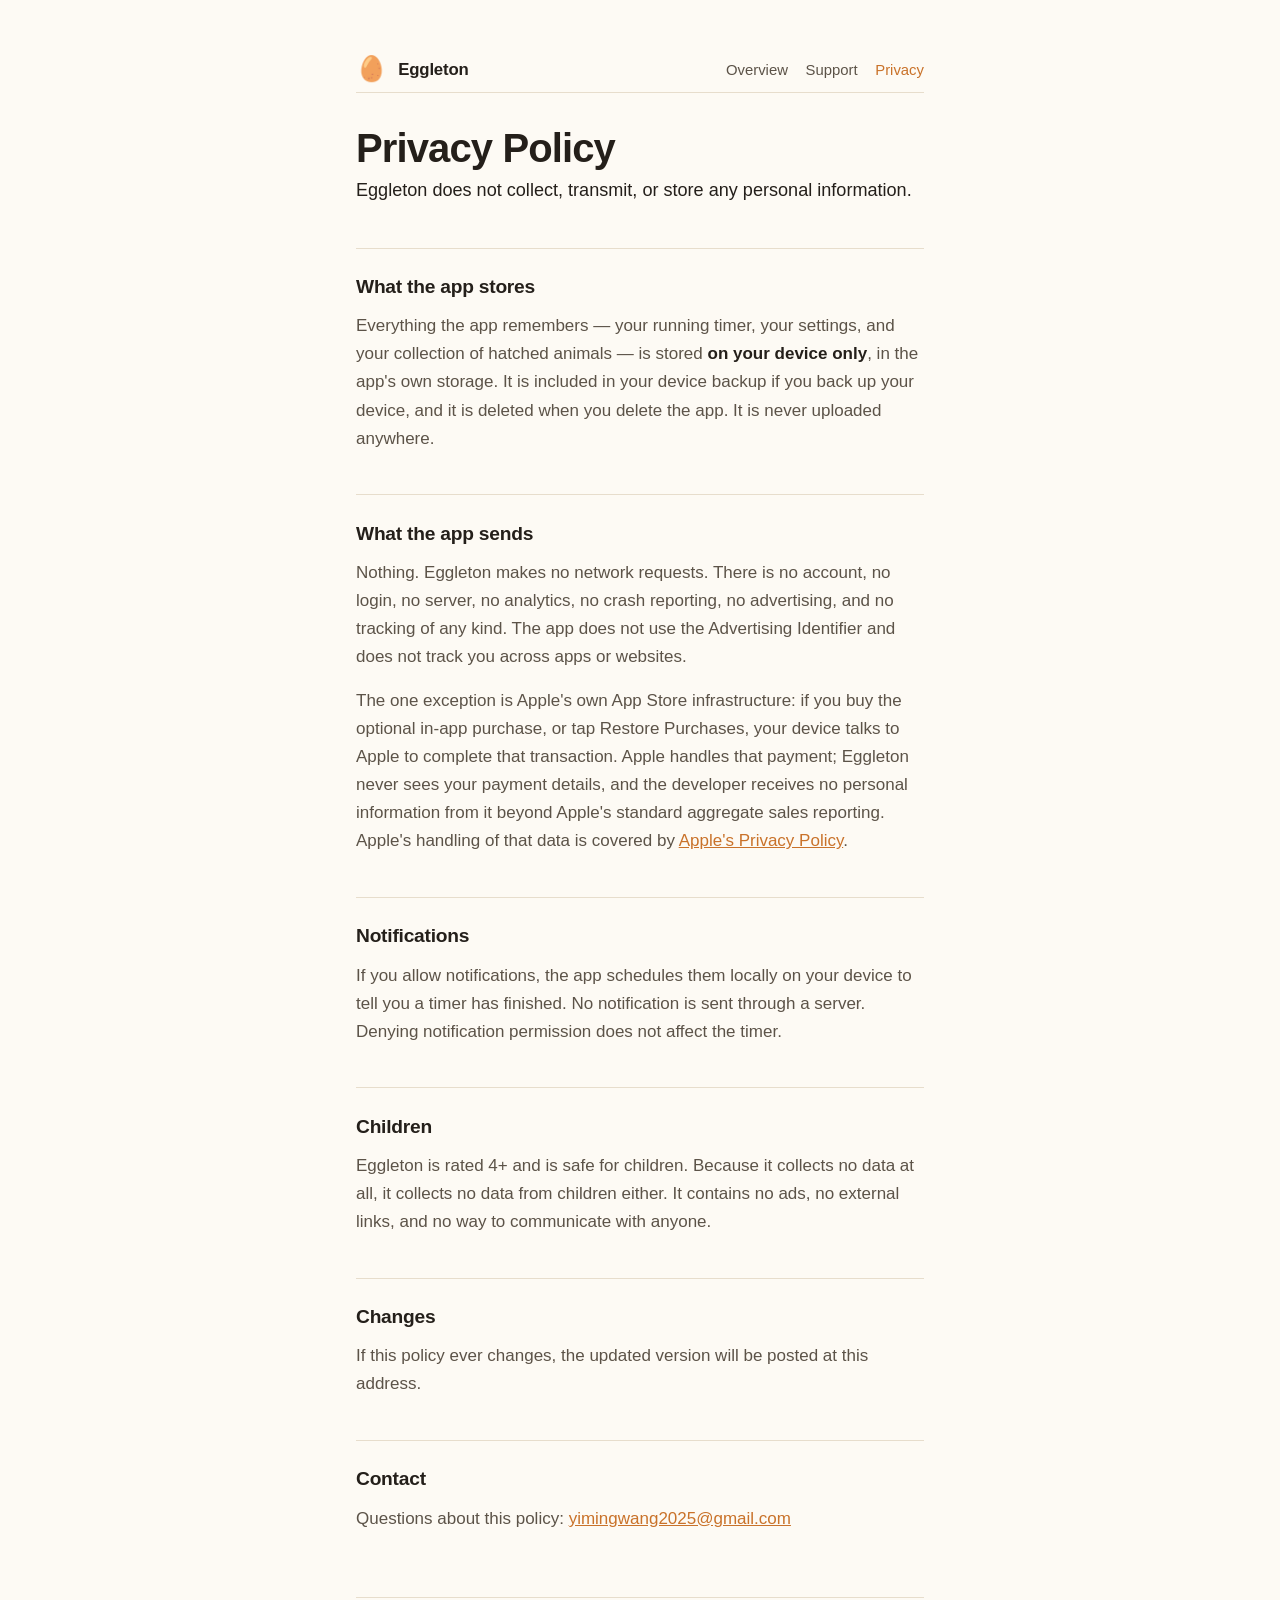
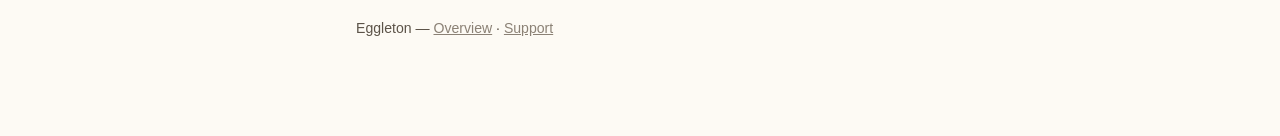
<file: apps/eggleton/privacy.html>
<!DOCTYPE html>
<html lang="en">
<head>
<meta charset="utf-8">
<meta name="viewport" content="width=device-width, initial-scale=1">
<title>Privacy Policy — Eggleton</title>
<meta name="description" content="Eggleton collects no data. Everything the app stores stays on your device.">
<link rel="stylesheet" href="style.css">
</head>
<body>
<div class="wrap">

  <header class="masthead">
    <span class="mark" aria-hidden="true">🥚</span>
    <a class="brand" href="index.html">Eggleton</a>
    <nav>
      <a href="index.html">Overview</a>
      <a href="support.html">Support</a>
      <a href="privacy.html" aria-current="page">Privacy</a>
    </nav>
  </header>

  <h1>Privacy Policy</h1>
  <p class="lede">Eggleton does not collect, transmit, or store any personal information.</p>

  <h2>What the app stores</h2>
  <p>
    Everything the app remembers — your running timer, your settings, and your collection of
    hatched animals — is stored <strong>on your device only</strong>, in the app's own storage. It is
    included in your device backup if you back up your device, and it is deleted when you
    delete the app. It is never uploaded anywhere.
  </p>

  <h2>What the app sends</h2>
  <p>
    Nothing. Eggleton makes no network requests. There is no account, no login, no server, no
    analytics, no crash reporting, no advertising, and no tracking of any kind. The app does
    not use the Advertising Identifier and does not track you across apps or websites.
  </p>
  <p>
    The one exception is Apple's own App Store infrastructure: if you buy the optional
    in-app purchase, or tap Restore Purchases, your device talks to Apple to complete that
    transaction. Apple handles that payment; Eggleton never sees your payment details, and
    the developer receives no personal information from it beyond Apple's standard aggregate
    sales reporting. Apple's handling of that data is covered by
    <a href="https://www.apple.com/legal/privacy/">Apple's Privacy Policy</a>.
  </p>

  <h2>Notifications</h2>
  <p>
    If you allow notifications, the app schedules them locally on your device to tell you a
    timer has finished. No notification is sent through a server. Denying notification
    permission does not affect the timer.
  </p>

  <h2>Children</h2>
  <p>
    Eggleton is rated 4+ and is safe for children. Because it collects no data at all, it
    collects no data from children either. It contains no ads, no external links, and no way
    to communicate with anyone.
  </p>

  <h2>Changes</h2>
  <p>
    If this policy ever changes, the updated version will be posted at this address.
  </p>

  <h2>Contact</h2>
  <p>
    Questions about this policy:
    <a href="mailto:yimingwang2025@gmail.com">yimingwang2025@gmail.com</a>
  </p>

  <footer>
    <p>Eggleton — <a href="index.html">Overview</a> · <a href="support.html">Support</a></p>
  </footer>

</div>
</body>
</html>
</file>
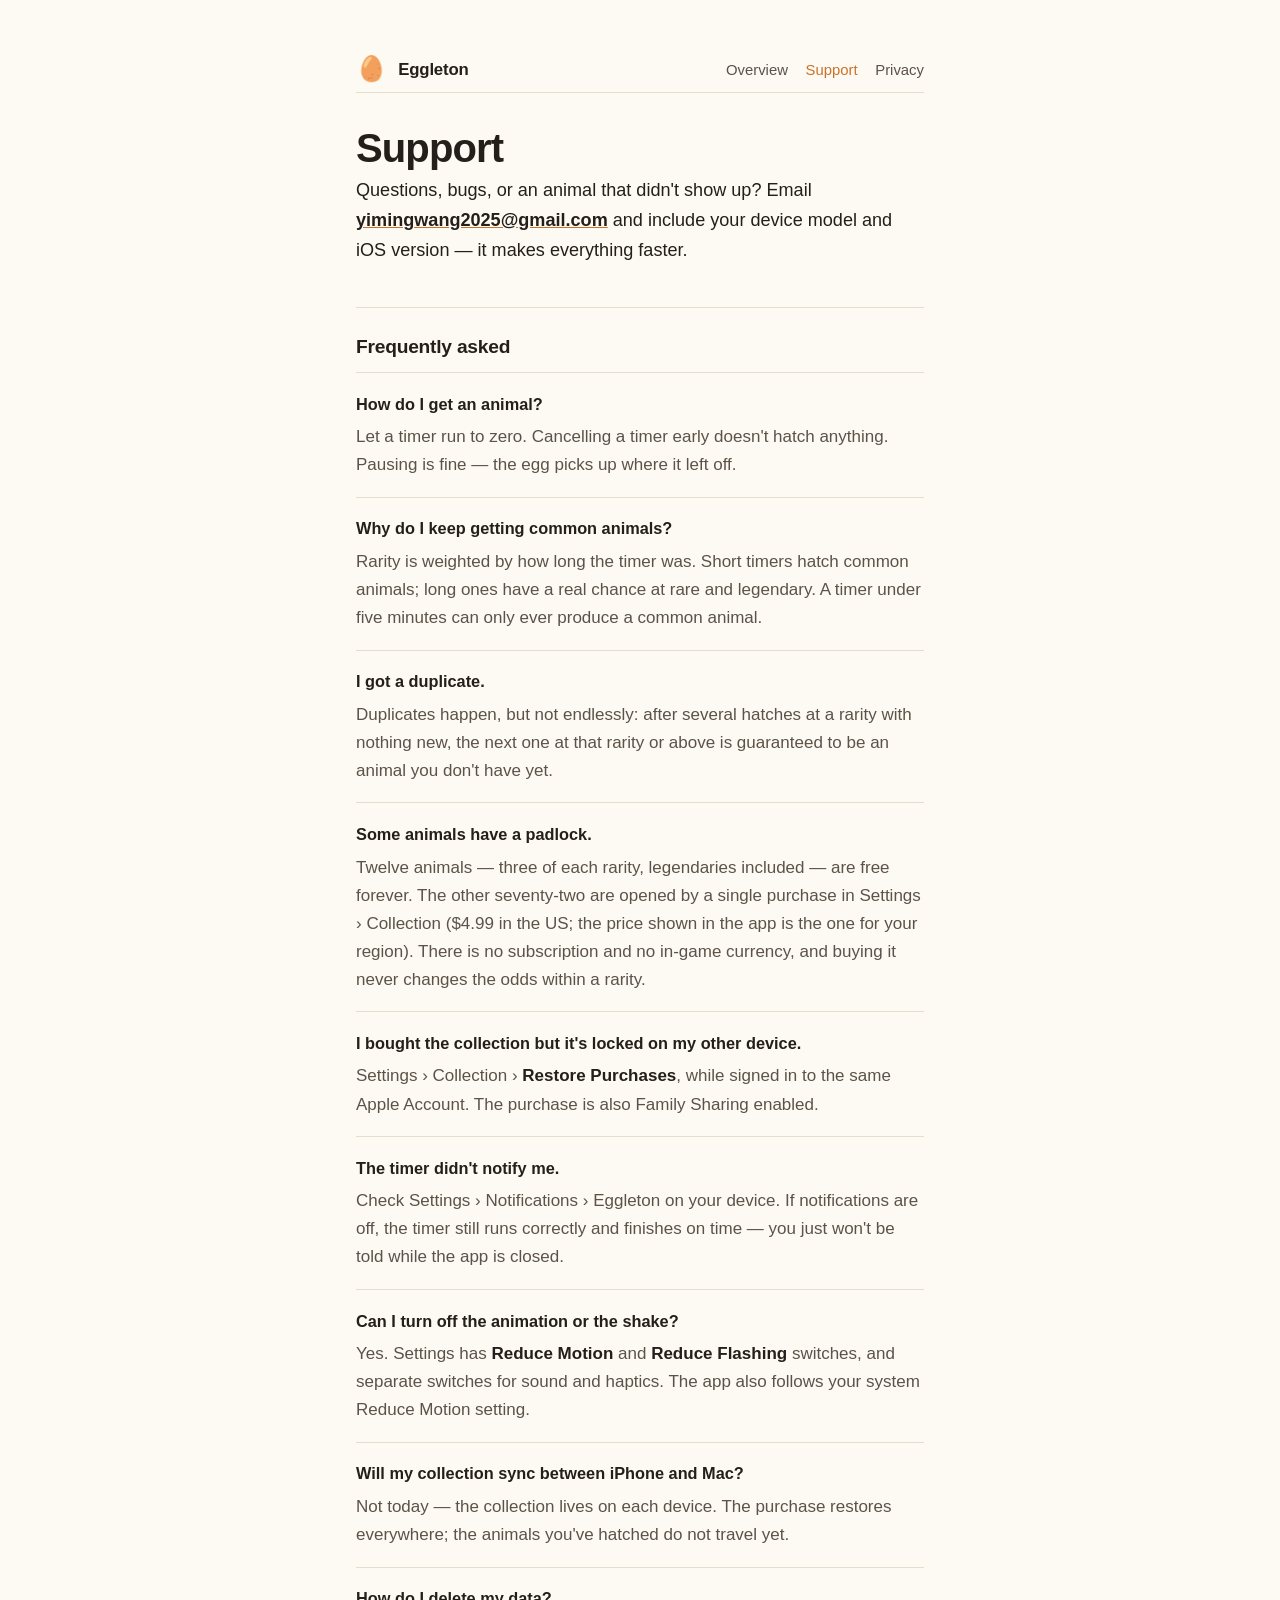
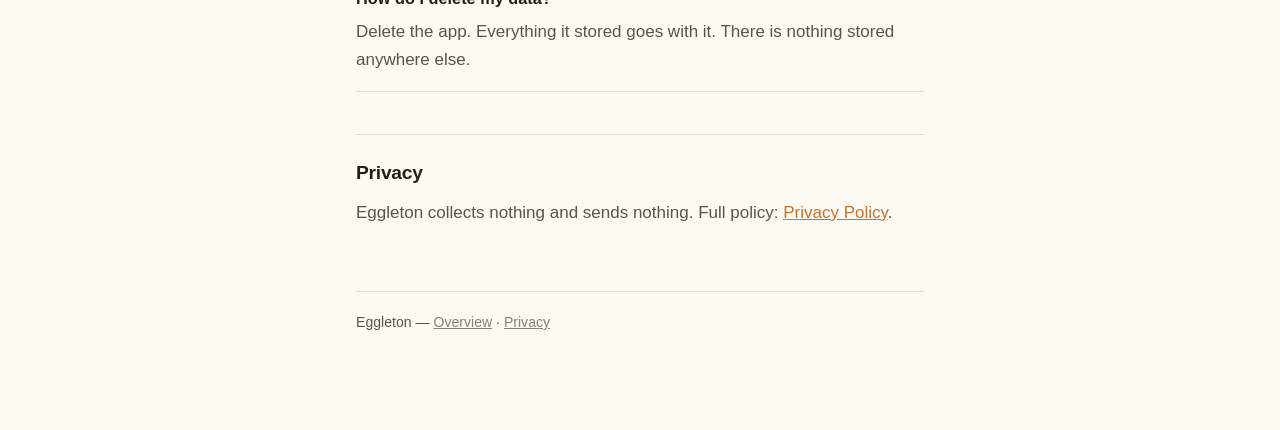
<file: apps/eggleton/support.html>
<!DOCTYPE html>
<html lang="en">
<head>
<meta charset="utf-8">
<meta name="viewport" content="width=device-width, initial-scale=1">
<title>Support — Eggleton</title>
<meta name="description" content="Help, answers, and contact for Eggleton — the egg timer that hatches an animal every time you finish.">
<link rel="stylesheet" href="style.css">
</head>
<body>
<div class="wrap">

  <header class="masthead">
    <span class="mark" aria-hidden="true">🥚</span>
    <a class="brand" href="index.html">Eggleton</a>
    <nav>
      <a href="index.html">Overview</a>
      <a href="support.html" aria-current="page">Support</a>
      <a href="privacy.html">Privacy</a>
    </nav>
  </header>

  <h1>Support</h1>
  <p class="lede">
    Questions, bugs, or an animal that didn't show up? Email
    <a href="mailto:yimingwang2025@gmail.com"><strong>yimingwang2025@gmail.com</strong></a>
    and include your device model and iOS version — it makes everything faster.
  </p>

  <h2>Frequently asked</h2>

  <div class="faq">
    <h3>How do I get an animal?</h3>
    <p>
      Let a timer run to zero. Cancelling a timer early doesn't hatch anything. Pausing is fine
      — the egg picks up where it left off.
    </p>
  </div>

  <div class="faq">
    <h3>Why do I keep getting common animals?</h3>
    <p>
      Rarity is weighted by how long the timer was. Short timers hatch common animals; long
      ones have a real chance at rare and legendary. A timer under five minutes can only ever
      produce a common animal.
    </p>
  </div>

  <div class="faq">
    <h3>I got a duplicate.</h3>
    <p>
      Duplicates happen, but not endlessly: after several hatches at a rarity with nothing new,
      the next one at that rarity or above is guaranteed to be an animal you don't have yet.
    </p>
  </div>

  <div class="faq">
    <h3>Some animals have a padlock.</h3>
    <p>
      Twelve animals — three of each rarity, legendaries included — are free forever. The other
      seventy-two are opened by a single purchase in Settings › Collection ($4.99 in the US; the
      price shown in the app is the one for your region). There is no subscription and no in-game
      currency, and buying it never changes the odds within a rarity.
    </p>
  </div>

  <div class="faq">
    <h3>I bought the collection but it's locked on my other device.</h3>
    <p>
      Settings › Collection › <strong>Restore Purchases</strong>, while signed in to the same
      Apple Account. The purchase is also Family Sharing enabled.
    </p>
  </div>

  <div class="faq">
    <h3>The timer didn't notify me.</h3>
    <p>
      Check Settings › Notifications › Eggleton on your device. If notifications are off, the
      timer still runs correctly and finishes on time — you just won't be told while the app is
      closed.
    </p>
  </div>

  <div class="faq">
    <h3>Can I turn off the animation or the shake?</h3>
    <p>
      Yes. Settings has <strong>Reduce Motion</strong> and <strong>Reduce Flashing</strong>
      switches, and separate switches for sound and haptics. The app also follows your system
      Reduce Motion setting.
    </p>
  </div>

  <div class="faq">
    <h3>Will my collection sync between iPhone and Mac?</h3>
    <p>
      Not today — the collection lives on each device. The purchase restores everywhere; the
      animals you've hatched do not travel yet.
    </p>
  </div>

  <div class="faq">
    <h3>How do I delete my data?</h3>
    <p>
      Delete the app. Everything it stored goes with it. There is nothing stored anywhere else.
    </p>
  </div>

  <h2>Privacy</h2>
  <p>
    Eggleton collects nothing and sends nothing. Full policy:
    <a href="privacy.html">Privacy Policy</a>.
  </p>

  <footer>
    <p>Eggleton — <a href="index.html">Overview</a> · <a href="privacy.html">Privacy</a></p>
  </footer>

</div>
</body>
</html>
</file>
<file: apps/eggleton/style.css>
/* Eggleton — shared styles for the public pages (index, privacy, support). */

:root {
  --bg:        #fdfaf4;
  --bg-panel:  #ffffff;
  --ink:       #241f1a;
  --ink-soft:  #5c5348;
  --ink-faint: #8b8175;
  --rule:      #e7ddcc;
  --accent:    #c9722a;
  --accent-2:  #7a9a5b;
  --shadow:    0 1px 2px rgba(36, 31, 26, .06), 0 8px 24px rgba(36, 31, 26, .05);
  --radius:    14px;
  --measure:   38rem;
}

@media (prefers-color-scheme: dark) {
  :root {
    --bg:        #16130f;
    --bg-panel:  #201c17;
    --ink:       #f2ece2;
    --ink-soft:  #bdb3a4;
    --ink-faint: #8b8175;
    --rule:      #342e26;
    --accent:    #e79a55;
    --accent-2:  #9dbb7c;
    --shadow:    0 1px 2px rgba(0, 0, 0, .3), 0 8px 24px rgba(0, 0, 0, .25);
  }
}

* { box-sizing: border-box; }

html { -webkit-text-size-adjust: 100%; }

body {
  margin: 0;
  background: var(--bg);
  color: var(--ink);
  font: 17px/1.65 -apple-system, BlinkMacSystemFont, "Segoe UI", Inter, Roboto,
        "Helvetica Neue", Arial, sans-serif;
  font-feature-settings: "kern" 1;
}

.wrap {
  max-width: var(--measure);
  margin: 0 auto;
  padding: 2rem 1.25rem 5rem;
}

.wrap--wide { max-width: 48rem; }

/* ---- masthead ---------------------------------------------------------- */

.masthead {
  display: flex;
  align-items: center;
  gap: .7rem;
  padding: 1.5rem 0 .5rem;
  border-bottom: 1px solid var(--rule);
  margin-bottom: 2rem;
}

.masthead .mark {
  font-size: 1.55rem;
  line-height: 1;
}

.masthead a.brand {
  font-weight: 650;
  font-size: 1.05rem;
  letter-spacing: -.01em;
  color: var(--ink);
  text-decoration: none;
}

.masthead nav {
  margin-left: auto;
  display: flex;
  gap: 1.1rem;
  font-size: .93rem;
}

.masthead nav a {
  color: var(--ink-soft);
  text-decoration: none;
}

.masthead nav a:hover,
.masthead nav a[aria-current="page"] { color: var(--accent); }

/* ---- type -------------------------------------------------------------- */

h1 {
  font-size: clamp(1.8rem, 1.3rem + 2.2vw, 2.5rem);
  line-height: 1.15;
  letter-spacing: -.022em;
  margin: 0 0 .35rem;
}

h2 {
  font-size: 1.2rem;
  letter-spacing: -.012em;
  margin: 2.6rem 0 .6rem;
  padding-top: 1.4rem;
  border-top: 1px solid var(--rule);
}

h3 {
  font-size: 1.02rem;
  margin: 1.8rem 0 .3rem;
}

p, li { color: var(--ink-soft); }

p { margin: 0 0 1rem; }

a { color: var(--accent); }

strong { color: var(--ink); font-weight: 620; }

.dateline {
  color: var(--ink-faint);
  font-size: .9rem;
  margin: 0 0 2rem;
}

.lede {
  font-size: 1.13rem;
  color: var(--ink);
  margin-bottom: 1.6rem;
}

ul { padding-left: 1.15rem; margin: 0 0 1.2rem; }
li { margin-bottom: .4rem; }

ul.plain {
  list-style: none;
  padding-left: 0;
}

ul.plain li {
  padding-left: 1.5rem;
  position: relative;
}

ul.plain li::before {
  content: "";
  position: absolute;
  left: .25rem;
  top: .72em;
  width: 6px;
  height: 6px;
  border-radius: 50%;
  background: var(--accent-2);
}

code, .mono {
  font-family: ui-monospace, SFMono-Regular, "SF Mono", Menlo, Consolas, monospace;
  font-size: .9em;
  background: color-mix(in srgb, var(--accent) 10%, transparent);
  padding: .1em .35em;
  border-radius: 4px;
}

/* ---- components -------------------------------------------------------- */

.hero {
  padding: 1rem 0 2.2rem;
}

.hero .sub {
  font-size: 1.2rem;
  color: var(--accent);
  font-weight: 550;
  margin: 0 0 1.2rem;
}

.panel {
  background: var(--bg-panel);
  border: 1px solid var(--rule);
  border-radius: var(--radius);
  box-shadow: var(--shadow);
  padding: 1.15rem 1.3rem;
  margin: 1.5rem 0;
}

.panel h3 { margin-top: 0; }
.panel > :last-child { margin-bottom: 0; }

.grid {
  display: grid;
  grid-template-columns: repeat(auto-fit, minmax(15rem, 1fr));
  gap: 1rem;
  margin: 1.5rem 0;
}

.grid .panel { margin: 0; }

.faq {
  border-bottom: 1px solid var(--rule);
  padding: 1.1rem 0;
}

.faq:first-of-type { border-top: 1px solid var(--rule); }

.faq h3 {
  margin: 0 0 .35rem;
  color: var(--ink);
  font-size: 1.02rem;
}

.faq p:last-child { margin-bottom: 0; }

.callout {
  border-left: 3px solid var(--accent);
  padding: .1rem 0 .1rem 1rem;
  margin: 1.5rem 0;
}

.callout p:last-child { margin-bottom: 0; }

.rarity {
  display: inline-block;
  font-size: .78rem;
  font-weight: 600;
  letter-spacing: .04em;
  text-transform: uppercase;
  color: var(--accent-2);
  margin-bottom: .3rem;
}

footer {
  margin-top: 4rem;
  padding-top: 1.2rem;
  border-top: 1px solid var(--rule);
  color: var(--ink-faint);
  font-size: .88rem;
}

footer a { color: var(--ink-faint); }

.placeholder {
  background: color-mix(in srgb, var(--accent) 16%, transparent);
  border-bottom: 1px dashed var(--accent);
  padding: 0 .2em;
  font-style: normal;
}
</file>
